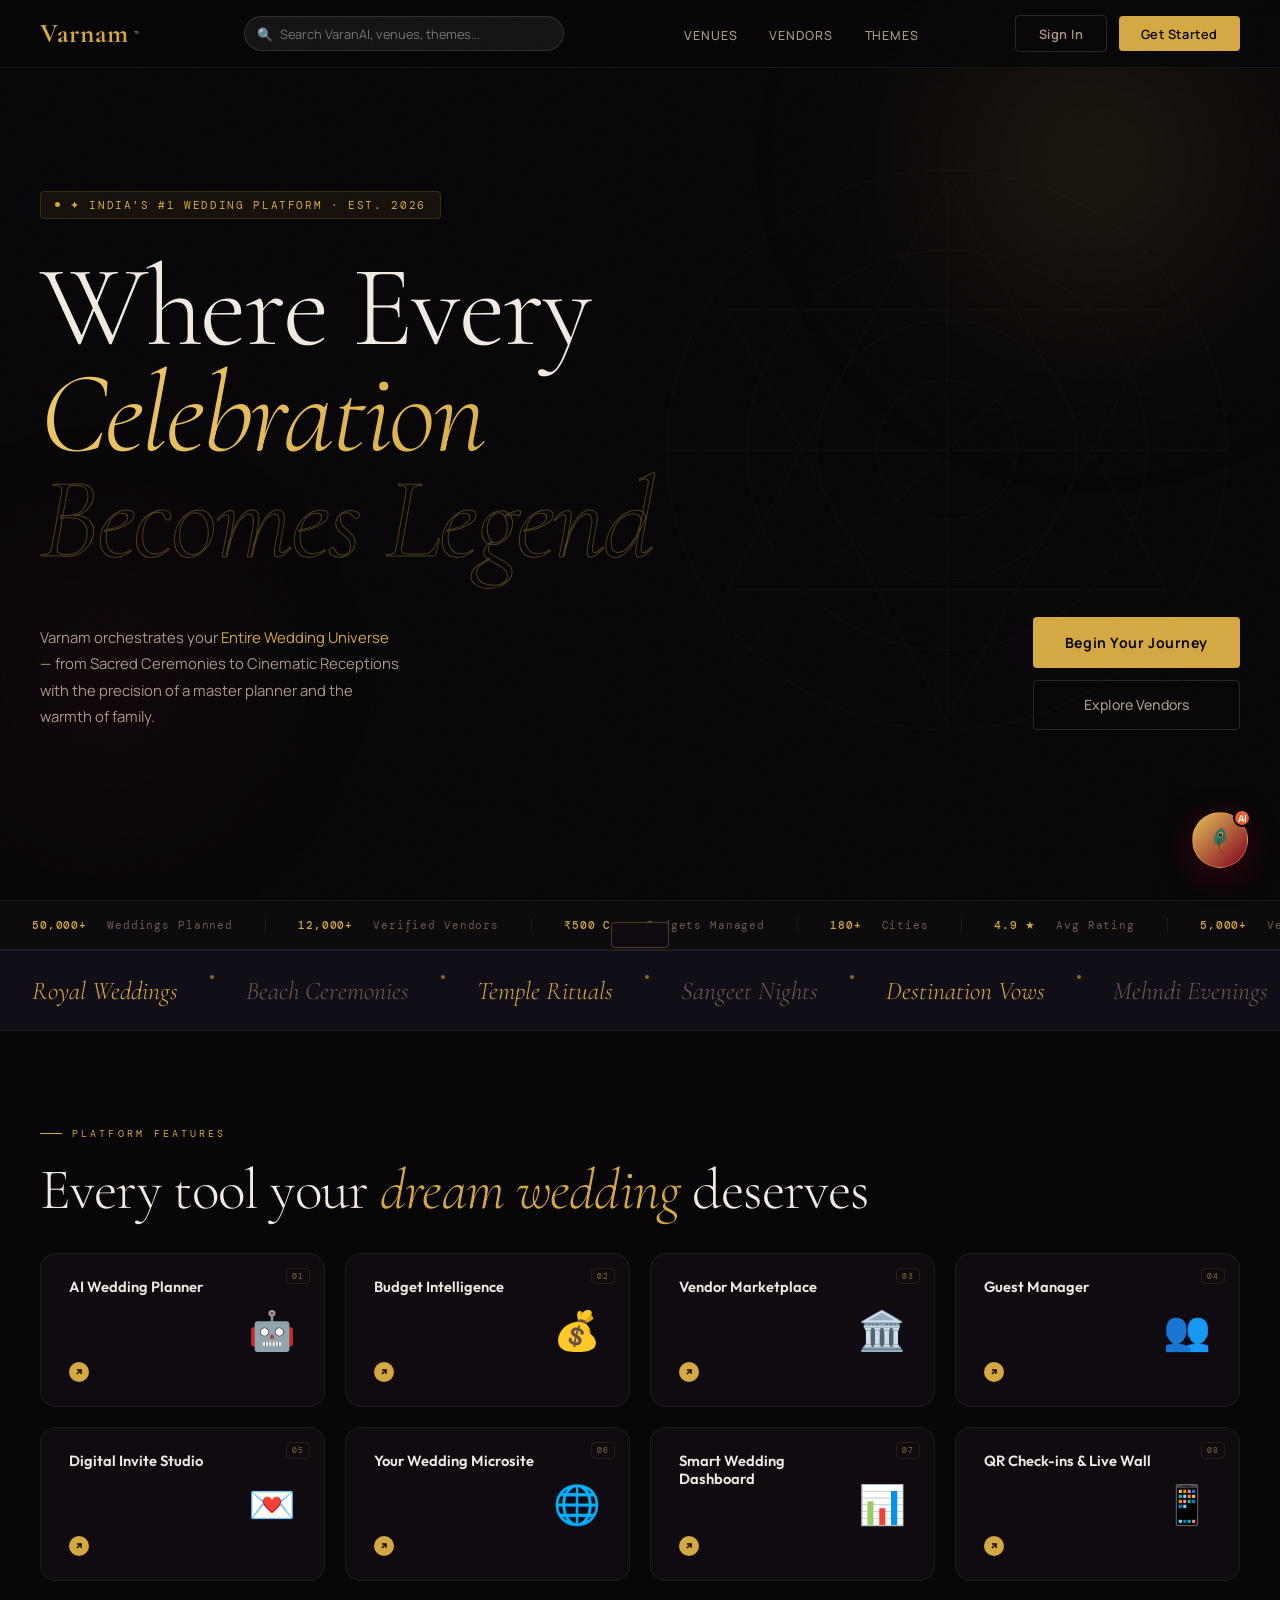
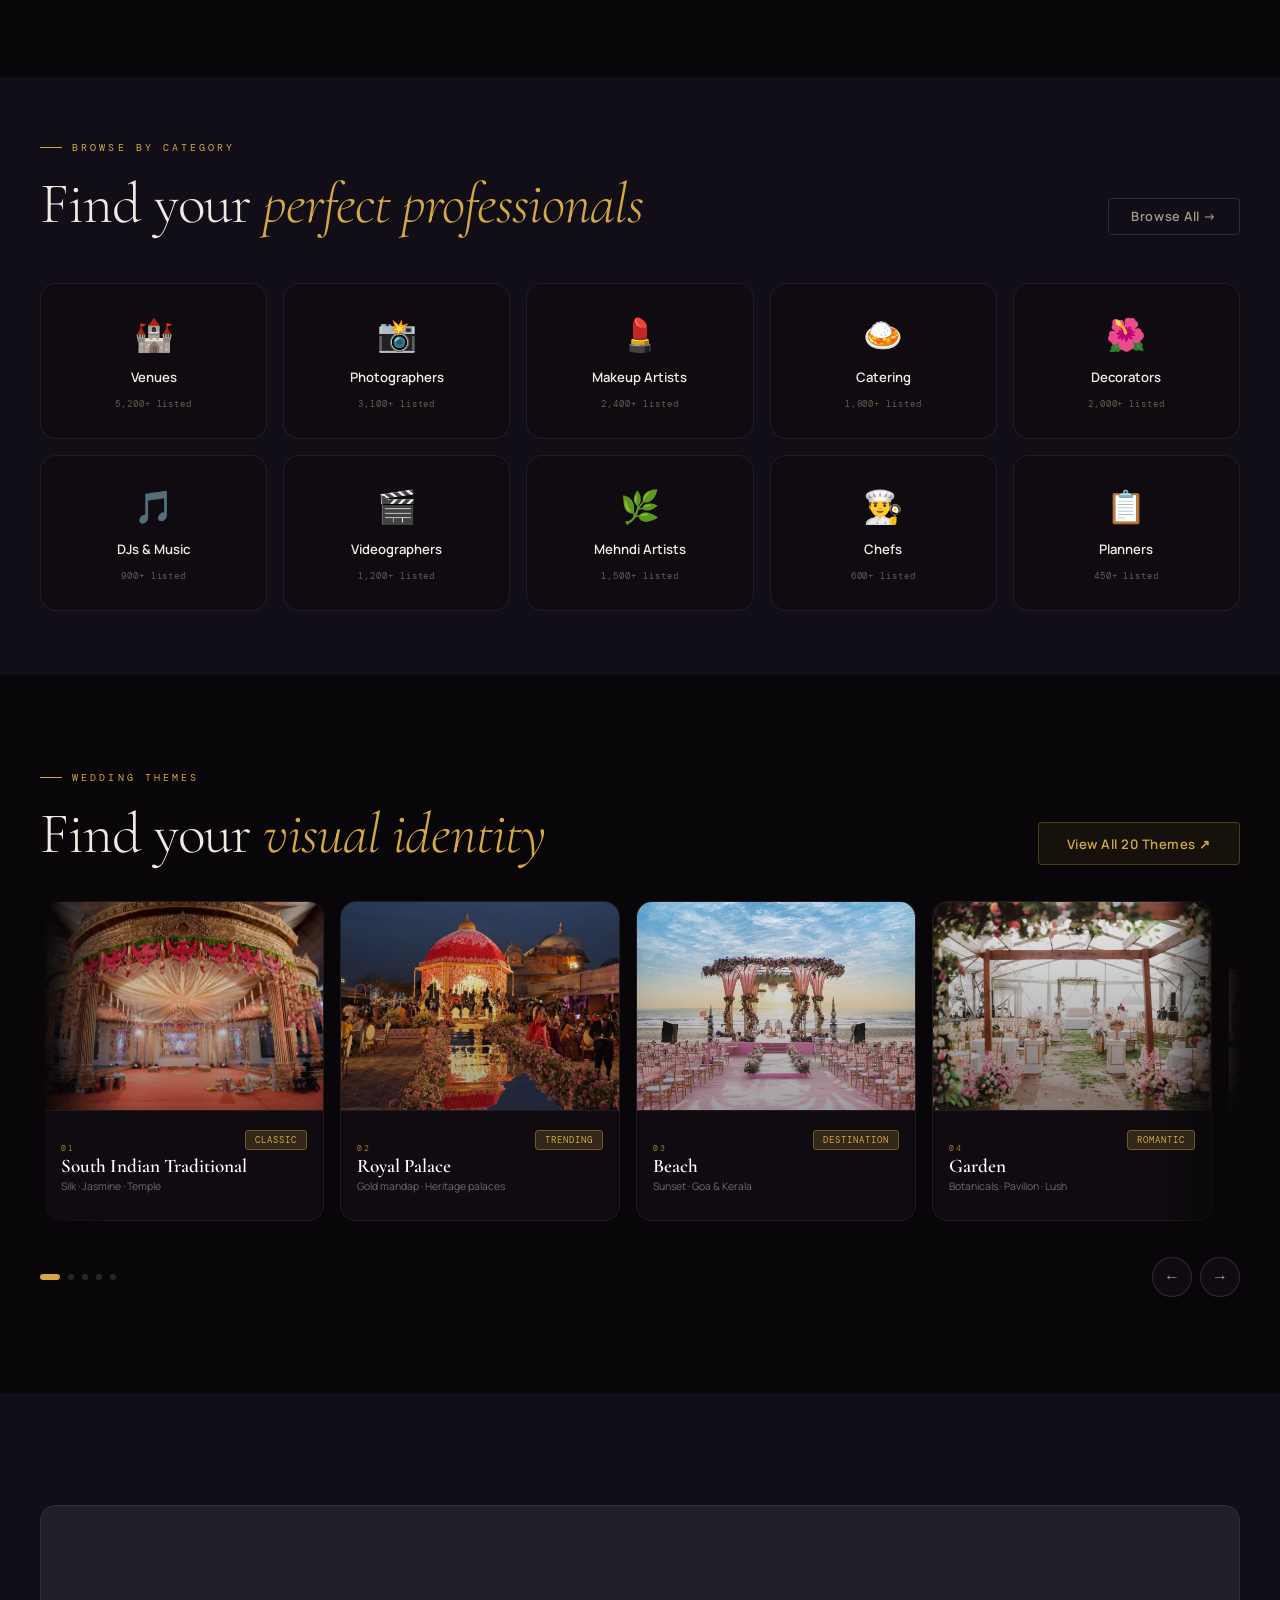
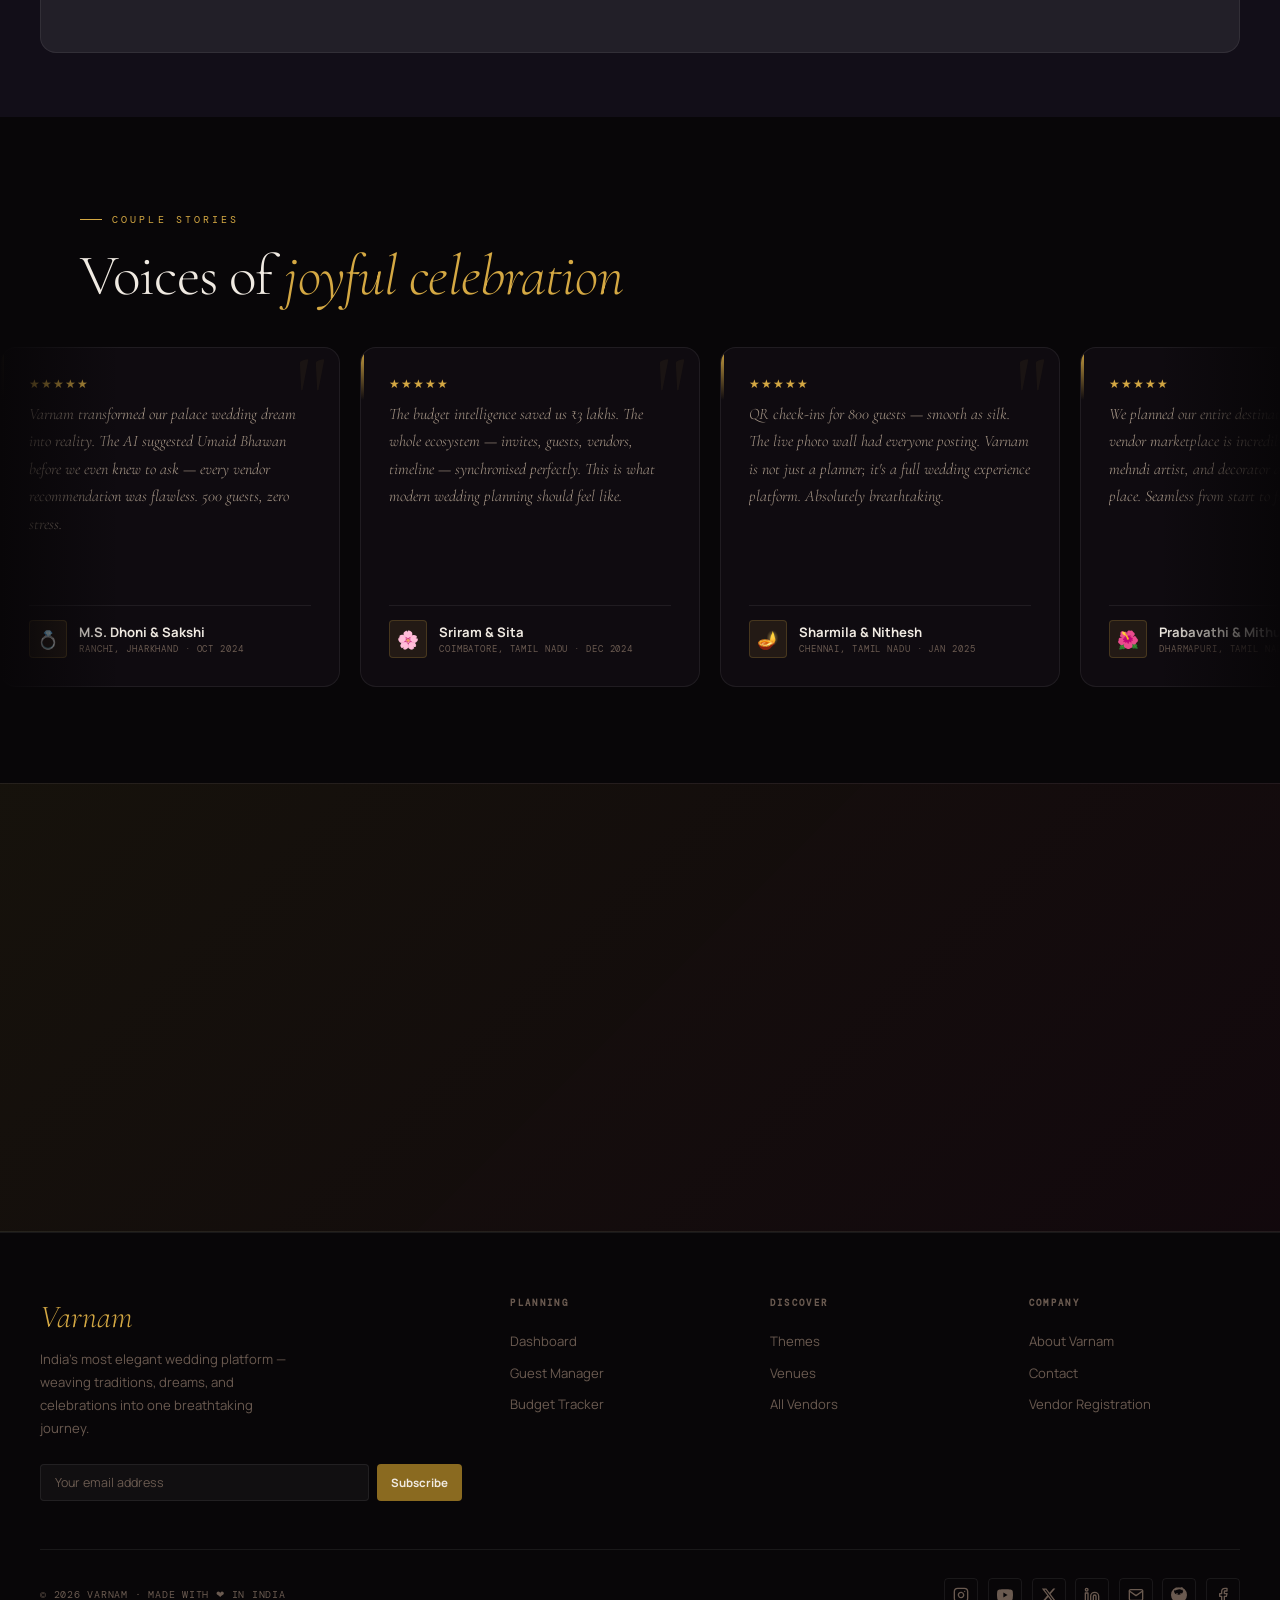
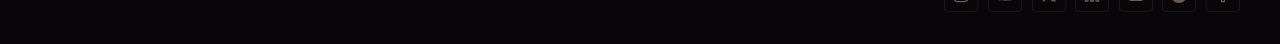
<file: index.html>
<!DOCTYPE html>
<html lang="en">

<head>
  <meta charset="UTF-8">
  <meta name="viewport" content="width=device-width, initial-scale=1.0">
  <title>Varnam - India's Premier Wedding Platform</title>
  <link rel="preconnect" href="https://fonts.googleapis.com">
  <link
    href="https://fonts.googleapis.com/css2?family=Cormorant+Garamond:ital,wght@0,300;0,400;0,600;0,700;1,300;1,400;1,700&family=Manrope:wght@300;400;500;600;700;800;900&family=DM+Mono:wght@300;400;500&display=swap"
    rel="stylesheet">
  <style>
    :root {
      --ink: #080608;
      --ink2: #0f0b10;
      --ink3: #1a1220;
      --surface: #120e18;
      --border: rgba(255, 255, 255, 0.07);
      --border2: rgba(255, 255, 255, 0.13);
      --gold: #D4A843;
      --gold2: #F0C96A;
      --gold3: #8A6A20;
      --ember: #E85D30;
      --rose: #C43060;
      --text: #F0EAE2;
      --text2: #A89888;
      --text3: #6A5A50;
      --r4: 4px;
      --r8: 8px;
      --r16: 16px;
      --r24: 24px;
    }

    *,
    *::before,
    *::after {
      margin: 0;
      padding: 0;
      box-sizing: border-box;
    }

    html {
      scroll-behavior: smooth;
    }

    body {
      font-family: 'Manrope', sans-serif;
      background: var(--ink);
      color: var(--text);
      overflow-x: hidden;
      -webkit-font-smoothing: antialiased;
    }

    body::before {
      content: '';
      position: fixed;
      inset: 0;
      background-image: url("data:image/svg+xml,%3Csvg viewBox='0 0 256 256' xmlns='http://www.w3.org/2000/svg'%3E%3Cfilter id='n'%3E%3CfeTurbulence type='fractalNoise' baseFrequency='0.9' numOctaves='4' stitchTiles='stitch'/%3E%3C/filter%3E%3Crect width='100%25' height='100%25' filter='url(%23n)' opacity='1'/%3E%3C/svg%3E");
      opacity: 0.025;
      pointer-events: none;
      z-index: 1000;
      mix-blend-mode: overlay;
    }

    ::-webkit-scrollbar {
      width: 3px;
    }

    ::-webkit-scrollbar-track {
      background: var(--ink);
    }

    ::-webkit-scrollbar-thumb {
      background: var(--gold3);
    }

    /* ── LOADER ── */
    #loader {
      position: fixed;
      inset: 0;
      background: var(--ink);
      z-index: 9997;
      display: flex;
      flex-direction: column;
      align-items: center;
      justify-content: center;
      gap: 1.5rem;
      transition: opacity .6s, visibility .6s;
    }

    #loader.done {
      opacity: 0;
      visibility: hidden;
    }

    .loader-logo {
      font-family: 'Cormorant Garamond', serif;
      font-size: 3rem;
      font-weight: 300;
      font-style: italic;
      color: var(--gold);
    }

    .loader-bar {
      width: 180px;
      height: 1px;
      background: var(--border);
      overflow: hidden;
    }

    .loader-fill {
      height: 100%;
      background: var(--gold);
      width: 0;
      transition: width 1.4s cubic-bezier(.23, 1, .32, 1);
    }

    .loader-txt {
      font-family: 'DM Mono', monospace;
      font-size: .62rem;
      color: var(--text3);
      letter-spacing: .3em;
      text-transform: uppercase;
    }

    /* ── TOAST ── */
    #toast {
      position: fixed;
      bottom: 2rem;
      left: 50%;
      transform: translateX(-50%) translateY(80px);
      background: var(--ink2);
      border: 1px solid rgba(212, 168, 67, .3);
      border-radius: var(--r4);
      padding: .75rem 1.75rem;
      font-family: 'DM Mono', monospace;
      font-size: .72rem;
      color: var(--gold);
      letter-spacing: .08em;
      z-index: 9990;
      transition: transform .3s cubic-bezier(.23, 1, .32, 1);
      pointer-events: none;
      white-space: nowrap;
    }

    #toast.show {
      transform: translateX(-50%) translateY(0);
    }

    /* ── NAV ── */
    nav {
      position: fixed;
      top: 0;
      left: 0;
      right: 0;
      z-index: 500;
      height: 68px;
      display: flex;
      align-items: center;
      padding: 0 2.5rem;
      justify-content: space-between;
      border-bottom: 1px solid var(--border);
      background: rgba(8, 6, 8, .88);
      backdrop-filter: blur(24px);
      -webkit-backdrop-filter: blur(24px);
    }

    .nav-logo {
      font-family: 'Cormorant Garamond', serif;
      font-size: 1.7rem;
      font-weight: 700;
      letter-spacing: .04em;
      color: var(--gold);
      text-decoration: none;
      display: flex;
      align-items: center;
      gap: .3rem;
    }

    .nav-logo sup {
      font-size: .45rem;
      font-family: 'DM Mono', monospace;
      color: var(--text3);
      letter-spacing: .15em;
      text-transform: uppercase;
    }

    .nav-links {
      display: flex;
      gap: 0;
      list-style: none;
    }

    .nav-links a {
      color: var(--text2);
      text-decoration: none;
      font-size: .78rem;
      font-weight: 500;
      letter-spacing: .07em;
      text-transform: uppercase;
      padding: .5rem 1rem;
      border-radius: var(--r4);
      transition: color .2s, background .2s;
    }

    .nav-links a:hover,
    .nav-links a.active {
      color: var(--gold);
      background: rgba(212, 168, 67, .07);
    }

    .nav-right {
      display: flex;
      align-items: center;
      gap: .75rem;
    }

    .btn {
      display: inline-flex;
      align-items: center;
      gap: .4rem;
      padding: .55rem 1.4rem;
      border-radius: var(--r4);
      font-family: 'Manrope', sans-serif;
      font-size: .8rem;
      font-weight: 600;
      letter-spacing: .04em;
      cursor: pointer;
      transition: all .25s;
      text-decoration: none;
      border: none;
    }

    .btn-ghost {
      background: transparent;
      border: 1px solid var(--border2);
      color: var(--text2);
    }

    .btn-ghost:hover {
      border-color: var(--gold);
      color: var(--gold);
    }

    .btn-gold {
      background: var(--gold);
      color: var(--ink);
    }

    .btn-gold:hover {
      background: var(--gold2);
      box-shadow: 0 0 30px rgba(212, 168, 67, .3);
      transform: translateY(-1px);
    }

    /* ── HERO ── */
    .hero {
      min-height: 100vh;
      display: flex;
      flex-direction: column;
      justify-content: center;
      padding: 100px 2.5rem 80px;
      position: relative;
      overflow: hidden;
    }

    .orb {
      position: absolute;
      border-radius: 50%;
      filter: blur(80px);
      pointer-events: none;
    }

    .orb1 {
      width: 500px;
      height: 500px;
      background: radial-gradient(circle, rgba(212, 168, 67, .14) 0%, transparent 70%);
      top: -10%;
      right: -5%;
      animation: ob1 12s ease-in-out infinite;
    }

    .orb2 {
      width: 350px;
      height: 350px;
      background: radial-gradient(circle, rgba(196, 48, 96, .1) 0%, transparent 70%);
      bottom: 5%;
      left: -5%;
      animation: ob2 15s ease-in-out infinite;
    }

    @keyframes ob1 {

      0%,
      100% {
        transform: translate(0, 0);
      }

      50% {
        transform: translate(-20px, 30px);
      }
    }

    @keyframes ob2 {

      0%,
      100% {
        transform: translate(0, 0);
      }

      50% {
        transform: translate(30px, -20px);
      }
    }

    .sacred-svg {
      position: absolute;
      right: 0;
      top: 0;
      width: 52%;
      height: 100%;
      opacity: .07;
      pointer-events: none;
    }

    .hero-tag {
      display: inline-flex;
      align-items: center;
      gap: .6rem;
      background: rgba(212, 168, 67, .07);
      border: 1px solid rgba(212, 168, 67, .18);
      border-radius: var(--r4);
      padding: .38rem .9rem;
      font-family: 'DM Mono', monospace;
      font-size: .68rem;
      color: var(--gold);
      letter-spacing: .15em;
      text-transform: uppercase;
      margin-bottom: 2.25rem;
      width: fit-content;
    }

    .hero-tag::before {
      content: '';
      width: 5px;
      height: 5px;
      background: var(--gold);
      border-radius: 50%;
      animation: blink 1.4s step-end infinite;
    }

    @keyframes blink {

      0%,
      100% {
        opacity: 1;
      }

      50% {
        opacity: 0;
      }
    }

    .hero-h1 {
      font-family: 'Cormorant Garamond', serif;
      font-size: clamp(3.5rem, 9vw, 8rem);
      font-weight: 300;
      line-height: .92;
      letter-spacing: -.02em;
      margin-bottom: .15em;
    }

    .hero-h1 .l1 {
      display: block;
      color: var(--text);
    }

    .hero-h1 .l2 {
      display: block;
      font-style: italic;
      background: linear-gradient(135deg, var(--gold2), var(--gold), #E8902A);
      -webkit-background-clip: text;
      -webkit-text-fill-color: transparent;
      background-clip: text;
    }

    .hero-h1 .l3 {
      display: block;
      font-style: italic;
      -webkit-text-stroke: 1px rgba(212, 168, 67, .35);
      color: transparent;
    }

    .hero-bottom {
      display: flex;
      align-items: flex-end;
      gap: 4rem;
      margin-top: 2.75rem;
      flex-wrap: wrap;
    }

    .hero-desc {
      max-width: 360px;
      font-size: .93rem;
      line-height: 1.78;
      color: var(--text2);
    }

    .hero-desc em {
      color: var(--gold);
      font-style: normal;
    }

    .hero-btns {
      display: flex;
      flex-direction: column;
      gap: .75rem;
      margin-left: auto;
    }

    .hero-btn-main {
      display: flex;
      align-items: center;
      justify-content: center;
      position: relative;
      background: var(--gold);
      color: var(--ink);
      border: none;
      border-radius: var(--r4);
      padding: 1rem 2rem;
      font-family: 'Manrope', sans-serif;
      font-size: .88rem;
      font-weight: 700;
      cursor: pointer;
      transition: all .25s;
      letter-spacing: .04em;
      text-decoration: none;
    }

    .hero-btn-main i {
      position: absolute;
      right: 1.5rem;
      font-style: normal;
    }

    .hero-btn-main:hover {
      background: var(--gold2);
      box-shadow: 0 0 48px rgba(212, 168, 67, .35);
      transform: translateY(-2px);
    }

    .hero-btn-sec {
      display: flex;
      align-items: center;
      justify-content: center;
      position: relative;
      background: transparent;
      color: var(--text2);
      border: 1px solid var(--border2);
      border-radius: var(--r4);
      padding: .9rem 2rem;
      font-family: 'Manrope', sans-serif;
      font-size: .88rem;
      font-weight: 500;
      cursor: pointer;
      transition: all .25s;
      text-decoration: none;
    }

    .hero-btn-sec i {
      position: absolute;
      right: 1.5rem;
      font-style: normal;
    }

    .hero-btn-sec:hover {
      border-color: var(--gold);
      color: var(--gold);
    }





    /* ── TICKER ── */
    .ticker-bar {
      border-top: 1px solid var(--border);
      border-bottom: 1px solid var(--border);
      height: 50px;
      overflow: hidden;
      background: rgba(255, 255, 255, .02);
      display: flex;
      align-items: center;
    }

    .ticker-track {
      display: flex;
      animation: tick 30s linear infinite;
      white-space: nowrap;
    }

    @keyframes tick {
      0% {
        transform: translateX(0);
      }

      100% {
        transform: translateX(-50%);
      }
    }

    .t-item {
      display: flex;
      align-items: center;
      gap: 1.25rem;
      padding: 0 2rem;
      font-family: 'DM Mono', monospace;
      font-size: .68rem;
      letter-spacing: .08em;
      color: var(--text3);
      border-right: 1px solid var(--border);
      white-space: nowrap;
    }

    .t-item strong {
      color: var(--gold);
      font-weight: 500;
    }

    /* ── MARQUEE ── */
    .marquee-bar {
      padding: 1.5rem 0;
      overflow: hidden;
      background: var(--surface);
      border-top: 1px solid var(--border);
      border-bottom: 1px solid var(--border);
    }

    .marquee-inner {
      display: flex;
      animation: marq 24s linear infinite;
      white-space: nowrap;
    }

    .marquee-inner:hover {
      animation-play-state: paused;
    }

    @keyframes marq {
      0% {
        transform: translateX(0);
      }

      100% {
        transform: translateX(-50%);
      }
    }

    .m-item {
      display: flex;
      align-items: center;
      gap: 1.5rem;
      padding: 0 2rem;
      font-family: 'Cormorant Garamond', serif;
      font-size: 1.6rem;
      font-weight: 300;
      font-style: italic;
      color: var(--text3);
      white-space: nowrap;
    }

    .m-item.g {
      color: var(--gold);
    }

    .m-dot {
      width: 4px;
      height: 4px;
      background: var(--gold3);
      border-radius: 50%;
      flex-shrink: 0;
    }

    /* ── SECTION ── */
    .sec {
      padding: 6rem 2.5rem;
    }

    .inner {
      max-width: 1200px;
      margin: 0 auto;
    }

    .sec-label {
      font-family: 'DM Mono', monospace;
      font-size: .63rem;
      letter-spacing: .3em;
      text-transform: uppercase;
      color: var(--gold);
      display: flex;
      align-items: center;
      gap: .65rem;
      margin-bottom: 1.25rem;
    }

    .sec-label::before {
      content: '';
      width: 22px;
      height: 1px;
      background: var(--gold);
    }

    .sec-title {
      font-family: 'Cormorant Garamond', serif;
      font-size: clamp(2.2rem, 4.5vw, 4rem);
      font-weight: 300;
      line-height: 1.06;
      letter-spacing: -.015em;
      color: var(--text);
      margin-bottom: 1.25rem;
    }

    .sec-title em {
      font-style: italic;
      color: var(--gold);
    }

    /* ══════════════════════════════════════════
   FEATURES — BENTO GRID
   ══════════════════════════════════════════ */
    .features-grid {
      display: grid;
      grid-template-columns: repeat(4, 1fr);
      gap: 1.25rem;
      margin-top: 2rem;
    }

    /* All 8 cards are equal rects â€” 1.85 / 1 aspect ratio */
    .feat-card:nth-child(n) {
      grid-column: span 1;
      aspect-ratio: 1.85 / 1;
    }

    .feat-card {
      width: 100%;
      background: var(--ink2);
      border: 1px solid var(--border);
      border-radius: var(--r16);
      padding: 1.5rem 1.75rem;
      display: flex;
      justify-content: space-between;
      align-items: center;
      position: relative;
      overflow: hidden;
      cursor: pointer;
      transition: all 0.4s cubic-bezier(0.16, 1, 0.3, 1);
    }

    .feat-card:hover {
      background: var(--ink3);
      border-color: rgba(212, 168, 67, 0.4);
      transform: translateY(-5px);
      box-shadow: 0 15px 30px rgba(0, 0, 0, 0.45);
    }

    .feat-card::after {
      content: '';
      position: absolute;
      bottom: 0;
      left: 0;
      right: 0;
      height: 3px;
      background: linear-gradient(90deg, var(--gold), var(--rose));
      transform: scaleX(0);
      transform-origin: left;
      transition: transform .4s cubic-bezier(0.16, 1, 0.3, 1);
    }

    .feat-card:hover::after {
      transform: scaleX(1);
    }

    .feat-left {
      display: flex;
      flex-direction: column;
      justify-content: space-between;
      height: 100%;
      align-items: flex-start;
      text-align: left;
      flex: 1;
      padding-right: 0.5rem;
    }

    .feat-right {
      display: flex;
      align-items: center;
      justify-content: center;
      height: 100%;
      flex-shrink: 0;
    }

    .feat-ico {
      font-size: 2.4rem;
      line-height: 1;
      transition: transform 0.3s ease;
    }

    .feat-card:hover .feat-ico {
      transform: scale(1.12);
    }

    .feat-num {
      position: absolute;
      top: 0.85rem;
      right: 0.85rem;
      font-family: 'DM Mono', monospace;
      font-size: .52rem;
      color: var(--gold);
      opacity: 0.6;
      letter-spacing: .1em;
      border: 1px solid rgba(212, 168, 67, 0.2);
      padding: 0.12rem 0.35rem;
      border-radius: var(--r4);
      transition: opacity 0.3s ease, border-color 0.3s ease;
    }

    .feat-card:hover .feat-num {
      opacity: 0.95;
      border-color: rgba(212, 168, 67, 0.4);
    }

    .feat-text-group {
      display: flex;
      flex-direction: column;
      gap: 0.2rem;
      align-items: flex-start;
    }

    .feat-tag {
      display: block;
      font-family: 'Outfit', sans-serif;
      font-size: 0.62rem;
      font-weight: 500;
      color: var(--text3);
      letter-spacing: 0.02em;
      margin: 0;
    }

    .feat-title {
      display: block;
      font-family: 'Outfit', sans-serif;
      font-size: 0.92rem;
      font-weight: 600;
      color: var(--text);
      line-height: 1.25;
      margin: 0;
    }

    .feat-action {
      display: flex;
      align-items: center;
      gap: 0.4rem;
      margin-top: auto;
    }

    .feat-arrow-circle {
      width: 20px;
      height: 20px;
      border-radius: 50%;
      background: var(--gold);
      color: #140a0c;
      display: flex;
      align-items: center;
      justify-content: center;
      transition: background 0.3s ease, transform 0.3s ease;
    }

    .feat-card:hover .feat-arrow-circle {
      background: var(--text);
      transform: rotate(45deg);
    }

    .feat-action-text {
      font-family: 'DM Mono', monospace;
      font-size: 0.6rem;
      font-weight: 600;
      color: var(--text3);
      letter-spacing: 0.12em;
    }

    .feat-card:hover .feat-action-text {
      color: var(--text2);
    }

    .feat-desc {
      display: none;
    }

    /* ══════════════════════════════════════════
   CATEGORIES
   ══════════════════════════════════════════ */
    .cat-grid {
      display: grid;
      grid-template-columns: repeat(5, 1fr);
      gap: 1rem;
      margin-top: 3rem;
    }

    .cat-card {
      background: var(--ink2);
      border: 1px solid var(--border);
      border-radius: var(--r16);
      padding: 1.75rem 1rem;
      text-align: center;
      text-decoration: none;
      transition: all .3s;
      display: flex;
      flex-direction: column;
      align-items: center;
      gap: .75rem;
    }

    .cat-card:hover {
      background: var(--ink3);
      border-color: rgba(212, 168, 67, .25);
      transform: translateY(-4px);
    }

    .cat-ico {
      font-size: 2rem;
    }

    .cat-name {
      font-family: 'Manrope', sans-serif;
      font-size: .82rem;
      font-weight: 600;
      color: var(--text);
    }

    .cat-count {
      font-family: 'DM Mono', monospace;
      font-size: .58rem;
      color: var(--text3);
      letter-spacing: .1em;
    }

    /* ══════════════════════════════════════════
   THEMES — SQUARE CAROUSEL  (6 visible)
   + "View All" popup modal for all 20
   ══════════════════════════════════════════ */
    .themes-section-header {
      display: flex;
      justify-content: space-between;
      align-items: flex-end;
      flex-wrap: wrap;
      gap: 1rem;
      margin-bottom: 2rem;
    }

    /* ── Carousel wrapper ── */
    .themes-carousel-wrap {
      position: relative;
      overflow: hidden;
      margin-top: 0;
    }

    /* fade edges */
    .themes-carousel-wrap::before,
    .themes-carousel-wrap::after {
      content: '';
      position: absolute;
      top: 0;
      bottom: 0;
      width: 80px;
      z-index: 3;
      pointer-events: none;
    }

    .themes-carousel-wrap::before {
      left: 0;
      background: linear-gradient(to right, var(--ink) 0%, transparent 100%);
    }

    .themes-carousel-wrap::after {
      right: 0;
      background: linear-gradient(to left, var(--ink) 0%, transparent 100%);
    }

    /* ── Scrollable track ── */
    .themes-track {
      display: flex;
      gap: 16px;
      overflow-x: auto;
      scroll-behavior: smooth;
      padding: 4px 4px 12px;
      scrollbar-width: none;
      -ms-overflow-style: none;
      cursor: grab;
    }

    .themes-track::-webkit-scrollbar {
      display: none;
    }

    .themes-track.dragging {
      cursor: grabbing;
      scroll-behavior: auto;
    }

    /* ── RECTANGLE card ── */
    .theme-tile {
      flex: 0 0 280px;
      /* fixed width  */
      height: 320px;
      /* rectangle height */
      border-radius: var(--r16);
      position: relative;
      overflow: hidden;
      cursor: pointer;
      transition: transform .35s cubic-bezier(.23, 1, .32, 1), box-shadow .35s;
      flex-shrink: 0;
      background: var(--ink2);
      border: 1px solid var(--border);
      display: flex;
      flex-direction: column;
    }

    .theme-tile:hover {
      transform: scale(1.04);
      box-shadow: 0 20px 56px rgba(0, 0, 0, .55);
      border-color: rgba(212, 168, 67, 0.3);
    }

    .theme-tile:hover .ttbg {
      transform: scale(1.08);
    }

    .ttbg {
      position: absolute;
      top: 0;
      left: 0;
      right: 0;
      height: 210px;
      background-size: cover;
      background-position: center;
      transition: transform .5s cubic-bezier(.23, 1, .32, 1);
    }

    .ttgrad {
      position: absolute;
      top: 0;
      left: 0;
      right: 0;
      height: 210px;
      background: linear-gradient(to top, rgba(15, 11, 16, 0.4) 0%, transparent 100%);
      pointer-events: none;
    }

    .ttbadge {
      position: absolute;
      top: 228px;
      right: 1rem;
      z-index: 4;
      background: rgba(212, 168, 67, .18);
      border: 1px solid rgba(212, 168, 67, .4);
      border-radius: var(--r4);
      padding: .18rem .55rem;
      font-family: 'DM Mono', monospace;
      font-size: .55rem;
      color: var(--gold);
      letter-spacing: .12em;
      text-transform: uppercase;
    }

    .ttcontent {
      position: absolute;
      bottom: 0;
      left: 0;
      right: 0;
      height: 110px;
      padding: 1.1rem 1rem 0.75rem;
      z-index: 3;
      background: var(--ink2);
      display: flex;
      flex-direction: column;
      justify-content: center;
      border-top: 1px solid var(--border);
    }

    .ttnum {
      font-family: 'DM Mono', monospace;
      font-size: .52rem;
      color: rgba(212, 168, 67, .7);
      letter-spacing: .2em;
      margin-bottom: .15rem;
      display: block;
    }

    .ttname {
      font-family: 'Cormorant Garamond', serif;
      font-size: 1.2rem;
      font-weight: 600;
      color: #fff;
      line-height: 1.1;
      margin-bottom: .1rem;
    }

    .ttsub {
      font-size: .65rem;
      color: rgba(255, 255, 255, .4);
      line-height: 1.45;
      display: -webkit-box;
      -webkit-line-clamp: 2;
      -webkit-box-orient: vertical;
      overflow: hidden;
    }

    /* ── Arrow nav buttons ── */
    .carousel-arrows {
      display: flex;
      justify-content: space-between;
      align-items: center;
      margin-top: 1.5rem;
    }

    .carousel-dots {
      display: flex;
      gap: .5rem;
      align-items: center;
    }

    .c-dot {
      width: 6px;
      height: 6px;
      border-radius: 50%;
      background: var(--border2);
      transition: all .3s;
      cursor: pointer;
    }

    .c-dot.active {
      width: 20px;
      border-radius: 3px;
      background: var(--gold);
    }

    .c-arrow-group {
      display: flex;
      gap: .5rem;
    }

    .c-arrow {
      width: 40px;
      height: 40px;
      border-radius: 50%;
      background: var(--ink2);
      border: 1px solid var(--border2);
      color: var(--text2);
      font-size: 1rem;
      cursor: pointer;
      transition: all .2s;
      display: flex;
      align-items: center;
      justify-content: center;
    }

    .c-arrow:hover {
      border-color: var(--gold);
      color: var(--gold);
      background: rgba(212, 168, 67, .08);
    }

    /* "View All" button */
    .view-all-btn {
      display: inline-flex;
      align-items: center;
      gap: .5rem;
      padding: .72rem 1.75rem;
      background: rgba(212, 168, 67, .07);
      border: 1px solid rgba(212, 168, 67, .28);
      border-radius: var(--r4);
      font-family: 'Manrope', sans-serif;
      font-size: .82rem;
      font-weight: 600;
      color: var(--gold);
      cursor: pointer;
      transition: all .25s;
      letter-spacing: .04em;
      white-space: nowrap;
    }

    .view-all-btn:hover {
      background: rgba(212, 168, 67, .14);
      box-shadow: 0 0 24px rgba(212, 168, 67, .18);
    }

    /* ══════════════════════════════════════════
   THEMES POPUP MODAL (all 20 grid)
   ══════════════════════════════════════════ */
    .themes-popup {
      position: fixed;
      inset: 0;
      z-index: 900;
      background: rgba(0, 0, 0, .85);
      backdrop-filter: blur(12px);
      -webkit-backdrop-filter: blur(12px);
      display: flex;
      align-items: center;
      justify-content: center;
      opacity: 0;
      visibility: hidden;
      transition: opacity .35s, visibility .35s;
      padding: 1.5rem;
    }

    .themes-popup.open {
      opacity: 1;
      visibility: visible;
    }

    .themes-popup-box {
      background: var(--ink2);
      border: 1px solid var(--border2);
      border-radius: var(--r24);
      width: 100%;
      max-width: 1100px;
      max-height: 88vh;
      overflow-y: auto;
      transform: translateY(24px) scale(.97);
      transition: transform .35s cubic-bezier(.23, 1, .32, 1);
      scrollbar-width: thin;
      scrollbar-color: var(--gold3) var(--ink2);
    }

    .themes-popup.open .themes-popup-box {
      transform: translateY(0) scale(1);
    }

    .themes-popup-box::-webkit-scrollbar {
      width: 4px;
    }

    .themes-popup-box::-webkit-scrollbar-thumb {
      background: var(--gold3);
      border-radius: 2px;
    }

    .tp-header {
      display: flex;
      justify-content: space-between;
      align-items: center;
      padding: 2rem 2.5rem 1.5rem;
      border-bottom: 1px solid var(--border);
      position: sticky;
      top: 0;
      background: var(--ink2);
      z-index: 2;
      border-radius: var(--r24) var(--r24) 0 0;
    }

    .tp-title {
      font-family: 'Cormorant Garamond', serif;
      font-size: 2rem;
      font-weight: 600;
      color: var(--text);
    }

    .tp-title em {
      font-style: italic;
      color: var(--gold);
    }

    .tp-close {
      width: 40px;
      height: 40px;
      border-radius: 50%;
      background: rgba(255, 255, 255, .05);
      border: 1px solid var(--border2);
      color: var(--text2);
      font-size: 1.1rem;
      cursor: pointer;
      transition: all .2s;
      display: flex;
      align-items: center;
      justify-content: center;
    }

    .tp-close:hover {
      border-color: var(--gold);
      color: var(--gold);
    }

    .tp-grid {
      display: grid;
      grid-template-columns: repeat(5, 1fr);
      gap: 12px;
      padding: 2rem 2.5rem 2.5rem;
    }

    /* Square popup cards */
    .tp-card {
      aspect-ratio: 1/1;
      border-radius: var(--r16);
      position: relative;
      overflow: hidden;
      cursor: pointer;
      transition: transform .3s, box-shadow .3s;
    }

    .tp-card:hover {
      transform: scale(1.04);
      box-shadow: 0 16px 48px rgba(0, 0, 0, .6);
    }

    .tp-card:hover .tp-bg {
      transform: scale(1.08);
    }

    .tp-bg {
      position: absolute;
      inset: 0;
      transition: transform .45s cubic-bezier(.23, 1, .32, 1);
    }

    .tp-grad {
      position: absolute;
      inset: 0;
      background: linear-gradient(to top, rgba(0, 0, 0, .9) 0%, transparent 60%);
    }

    .tp-content {
      position: absolute;
      bottom: 0;
      left: 0;
      right: 0;
      padding: .9rem 1rem;
      z-index: 2;
    }

    .tp-num {
      font-family: 'DM Mono', monospace;
      font-size: .5rem;
      color: rgba(212, 168, 67, .65);
      letter-spacing: .2em;
      display: block;
      margin-bottom: .2rem;
    }

    .tp-name {
      font-family: 'Cormorant Garamond', serif;
      font-size: 1rem;
      font-weight: 600;
      color: #fff;
      line-height: 1.1;
    }

    @media(max-width:900px) {
      .tp-grid {
        grid-template-columns: repeat(3, 1fr);
      }
    }

    @media(max-width:600px) {
      .tp-grid {
        grid-template-columns: repeat(2, 1fr);
        padding: 1.25rem;
      }

      .tp-header {
        padding: 1.25rem 1.5rem;
      }
    }

    /* ══════════════════════════════════════════
   STATS
   ══════════════════════════════════════════ */
    .stats-row {
      display: grid;
      grid-template-columns: repeat(4, 1fr);
      gap: 1px;
      background: var(--border);
      border: 1px solid var(--border);
      border-radius: var(--r16);
      overflow: hidden;
      margin-top: 3rem;
    }

    .stat-cell {
      background: var(--ink2);
      padding: 2.5rem 2rem;
      text-align: center;
    }

    .stat-num {
      font-family: 'Cormorant Garamond', serif;
      font-size: 3rem;
      font-weight: 700;
      color: var(--gold);
      line-height: 1;
      margin-bottom: .3rem;
    }

    .stat-lbl {
      font-family: 'DM Mono', monospace;
      font-size: .6rem;
      letter-spacing: .2em;
      text-transform: uppercase;
      color: var(--text3);
    }

    /* ══════════════════════════════════════════
   TESTIMONIALS — SINGLE ROW AUTO-SCROLL LEFT
   26 cards scrolling left continuously
   ══════════════════════════════════════════ */
    .testi-section {
      overflow: hidden;
    }

    .testi-belt {
      margin-top: 2.5rem;
      overflow: hidden;
      position: relative;
    }

    /* Fade masks on left and right edges */
    .testi-belt::before,
    .testi-belt::after {
      content: '';
      position: absolute;
      top: 0;
      bottom: 0;
      width: 120px;
      z-index: 2;
      pointer-events: none;
    }

    .testi-belt::before {
      left: 0;
      background: linear-gradient(to right, var(--ink) 0%, transparent 100%);
    }

    .testi-belt::after {
      right: 0;
      background: linear-gradient(to left, var(--ink) 0%, transparent 100%);
    }

    .testi-row {
      display: flex;
      gap: 20px;
      width: max-content;
      /* Cards scroll left at a comfortable pace — pause on hover */
      animation: testiScroll 120s linear infinite;
    }

    .testi-row:hover {
      animation-play-state: paused;
    }

    @keyframes testiScroll {
      0% {
        transform: translateX(0);
      }

      100% {
        transform: translateX(-50%);
      }
    }

    /* SQUARE card */
    .testi-card {
      flex: 0 0 340px;
      height: 340px;
      background: var(--ink2);
      border: 1px solid var(--border);
      border-radius: var(--r16);
      padding: 1.75rem;
      display: flex;
      flex-direction: column;
      justify-content: space-between;
      position: relative;
      overflow: hidden;
      cursor: default;
      transition: border-color .3s, transform .3s;
    }

    .testi-card:hover {
      border-color: rgba(212, 168, 67, .3);
      transform: translateY(-4px);
    }

    /* Gold top-left accent bar */
    .testi-card::before {
      content: '';
      position: absolute;
      top: 0;
      left: 0;
      width: 3px;
      height: 52px;
      background: linear-gradient(to bottom, var(--gold), transparent);
      border-radius: 0 0 2px 2px;
    }

    /* Big quote mark background decoration */
    .tc-deco-quote {
      position: absolute;
      top: -.5rem;
      right: .75rem;
      font-family: 'Cormorant Garamond', serif;
      font-size: 7rem;
      line-height: 1;
      color: rgba(212, 168, 67, .06);
      pointer-events: none;
      user-select: none;
    }

    /* Stars row at top */
    .tc-stars-top {
      color: var(--gold);
      font-size: .72rem;
      letter-spacing: .08em;
      margin-bottom: .6rem;
    }

    /* Review text */
    .tc-text {
      font-family: 'Cormorant Garamond', serif;
      font-size: 1rem;
      font-weight: 300;
      font-style: italic;
      color: var(--text2);
      line-height: 1.72;
      flex: 1;
      /* clamp to 5 lines */
      display: -webkit-box;
      -webkit-line-clamp: 6;
      -webkit-box-orient: vertical;
      overflow: hidden;
    }

    /* Author row at bottom */
    .tc-author {
      display: flex;
      align-items: center;
      gap: .75rem;
      margin-top: 1rem;
      padding-top: .9rem;
      border-top: 1px solid var(--border);
    }

    .tc-avatar {
      width: 38px;
      height: 38px;
      border-radius: var(--r4);
      background: rgba(212, 168, 67, .1);
      border: 1px solid rgba(212, 168, 67, .2);
      display: flex;
      align-items: center;
      justify-content: center;
      font-size: 1.1rem;
      flex-shrink: 0;
    }

    .tc-info {}

    .tc-name {
      font-family: 'Manrope', sans-serif;
      font-size: .82rem;
      font-weight: 700;
      color: var(--text);
    }

    .tc-loc {
      font-family: 'DM Mono', monospace;
      font-size: .55rem;
      color: var(--text3);
      letter-spacing: .1em;
      margin-top: .1rem;
    }

    /* ── MODAL ── */
    .modal-overlay {
      position: fixed;
      inset: 0;
      background: rgba(0, 0, 0, .75);
      backdrop-filter: blur(8px);
      z-index: 800;
      display: flex;
      align-items: center;
      justify-content: center;
      opacity: 0;
      visibility: hidden;
      transition: all .3s;
    }

    .modal-overlay.open {
      opacity: 1;
      visibility: visible;
    }

    .modal {
      background: var(--ink2);
      border: 1px solid var(--border2);
      border-radius: var(--r24);
      padding: 2.5rem;
      max-width: 480px;
      width: 90%;
      max-height: 90vh;
      overflow-y: auto;
      transform: translateY(20px) scale(.97);
      transition: transform .3s;
    }

    .modal-overlay.open .modal {
      transform: translateY(0) scale(1);
    }

    .modal-header {
      display: flex;
      justify-content: space-between;
      align-items: center;
      margin-bottom: 2rem;
    }

    .modal-title {
      font-family: 'Cormorant Garamond', serif;
      font-size: 2rem;
      font-weight: 600;
      color: var(--text);
    }

    .modal-close {
      background: none;
      border: 1px solid var(--border);
      border-radius: 50%;
      width: 36px;
      height: 36px;
      color: var(--text2);
      font-size: 1.1rem;
      cursor: pointer;
      transition: all .2s;
    }

    .modal-close:hover {
      border-color: var(--gold);
      color: var(--gold);
    }

    .field-label {
      font-family: 'DM Mono', monospace;
      font-size: .6rem;
      letter-spacing: .2em;
      text-transform: uppercase;
      color: var(--text3);
      margin-bottom: .4rem;
      display: block;
    }

    .field {
      background: rgba(255, 255, 255, .04);
      border: 1px solid var(--border2);
      border-radius: var(--r8);
      padding: .75rem 1rem;
      font-size: .875rem;
      color: var(--text);
      font-family: 'Manrope', sans-serif;
      outline: none;
      width: 100%;
      transition: border-color .2s;
    }

    .field:focus {
      border-color: rgba(212, 168, 67, .45);
    }

    .field::placeholder {
      color: var(--text3);
    }

    select.field, select, .filter-sel {
      appearance: none !important;
      -webkit-appearance: none !important;
      -moz-appearance: none !important;
      background-image: url("data:image/svg+xml,%3Csvg xmlns='http://www.w3.org/2000/svg' width='12' height='12' viewBox='0 0 24 24' fill='none' stroke='%23A89888' stroke-width='2' stroke-linecap='round' stroke-linejoin='round'%3E%3Cpolyline points='6 9 12 15 18 9'%3E%3C/polyline%3E%3C/svg%3E") !important;
      background-repeat: no-repeat !important;
      background-position: right 1rem center !important;
      padding-right: 2.5rem !important;
      cursor: pointer;
    }

    select.field option, select option, .filter-sel option {
      background: var(--ink2);
    }

    .form-row {
      margin-bottom: 1.25rem;
    }

    .form-row-2 {
      display: grid;
      grid-template-columns: 1fr 1fr;
      gap: 1rem;
      margin-bottom: 1.25rem;
    }

    .divider {
      height: 1px;
      background: var(--border);
      margin: 1.5rem 0;
      position: relative;
    }

    .divider span {
      position: absolute;
      top: -8px;
      left: 50%;
      transform: translateX(-50%);
      background: var(--ink2);
      padding: 0 .75rem;
      font-family: 'DM Mono', monospace;
      font-size: .6rem;
      color: var(--text3);
      letter-spacing: .15em;
    }

    .social-auth {
      display: flex;
      gap: .75rem;
    }

    .social-auth-btn {
      flex: 1;
      display: flex;
      align-items: center;
      justify-content: center;
      gap: .5rem;
      padding: .7rem;
      background: rgba(255, 255, 255, .04);
      border: 1px solid var(--border);
      border-radius: var(--r8);
      font-size: .82rem;
      color: var(--text2);
      cursor: pointer;
      transition: all .2s;
      font-family: 'Manrope', sans-serif;
    }

    .social-auth-btn:hover {
      border-color: var(--gold);
      color: var(--gold);
    }

    .role-tabs {
      display: flex;
      gap: .5rem;
      margin-bottom: 1.75rem;
    }

    .role-tab {
      flex: 1;
      padding: .7rem;
      border: 1px solid var(--border);
      border-radius: var(--r8);
      background: transparent;
      color: var(--text2);
      font-family: 'Manrope', sans-serif;
      font-size: .82rem;
      font-weight: 600;
      cursor: pointer;
      transition: all .2s;
      text-align: center;
    }

    .role-tab.active {
      background: rgba(212, 168, 67, .1);
      border-color: rgba(212, 168, 67, .3);
      color: var(--gold);
    }

    /* ── FOOTER ── */
    footer {
      background: var(--ink);
      border-top: 1px solid var(--border);
      padding: 4rem 2.5rem 2rem;
    }

    .footer-grid {
      display: grid;
      grid-template-columns: 2fr 1fr 1fr 1fr;
      gap: 3rem;
      max-width: 1200px;
      margin: 0 auto 3rem;
    }

    .footer-logo {
      font-family: 'Cormorant Garamond', serif;
      font-size: 2rem;
      font-weight: 300;
      font-style: italic;
      color: var(--gold);
      margin-bottom: .75rem;
    }

    .footer-desc {
      font-size: .82rem;
      color: var(--text3);
      line-height: 1.75;
      max-width: 260px;
      margin-bottom: 1.5rem;
    }

    .footer-nl {
      display: flex;
      gap: .5rem;
    }

    .footer-nl input {
      flex: 1;
      background: rgba(255, 255, 255, .04);
      border: 1px solid var(--border);
      border-radius: var(--r4);
      padding: .55rem .9rem;
      font-size: .78rem;
      color: var(--text);
      font-family: 'Manrope', sans-serif;
      outline: none;
    }

    .footer-nl input:focus {
      border-color: rgba(212, 168, 67, .4);
    }

    .footer-nl input::placeholder {
      color: var(--text3);
    }

    .footer-nl button {
      background: var(--gold3);
      border: none;
      border-radius: var(--r4);
      padding: 0 .9rem;
      font-family: 'Manrope', sans-serif;
      font-size: .72rem;
      font-weight: 700;
      color: var(--text);
      cursor: pointer;
    }

    .footer-nl button:hover {
      background: var(--gold);
      color: var(--ink);
    }

    .footer-col h5 {
      font-family: 'DM Mono', monospace;
      font-size: .58rem;
      letter-spacing: .25em;
      text-transform: uppercase;
      color: var(--text3);
      margin-bottom: 1.25rem;
    }

    .footer-col ul {
      list-style: none;
    }

    .footer-col li {
      margin-bottom: .6rem;
    }

    .footer-col a {
      font-size: .82rem;
      color: var(--text3);
      text-decoration: none;
      transition: color .2s;
    }

    .footer-col a:hover {
      color: var(--gold);
    }

    .footer-bottom {
      max-width: 1200px;
      margin: 0 auto;
      border-top: 1px solid var(--border);
      padding-top: 1.75rem;
      display: flex;
      justify-content: space-between;
      align-items: center;
      flex-wrap: wrap;
      gap: 1rem;
    }

    .footer-copy {
      font-family: 'DM Mono', monospace;
      font-size: .6rem;
      color: var(--text3);
      letter-spacing: .08em;
    }

    .footer-socials {
      display: flex;
      gap: .6rem;
    }

    .footer-socials a {
      width: 34px;
      height: 34px;
      border: 1px solid var(--border);
      border-radius: var(--r4);
      display: flex;
      align-items: center;
      justify-content: center;
      font-size: .82rem;
      color: var(--text3);
      text-decoration: none;
      transition: all .2s;
    }

    .footer-socials a:hover {
      border-color: var(--gold);
      color: var(--gold);
    }

    /* ── FADE-IN ON SCROLL ── */
    .fade {
      opacity: 0;
      transform: translateY(20px);
      transition: opacity .65s ease, transform .65s ease;
    }

    .fade.visible {
      opacity: 1;
      transform: translateY(0);
    }

    /* ── RESPONSIVE ── */
    @media(max-width:1100px) {
      .features-grid {
        grid-template-columns: repeat(2, 1fr);
        grid-template-rows: auto;
      }

      .themes-grid {
        grid-template-columns: repeat(2, 1fr);
      }

      .testi-grid {
        grid-template-columns: 1fr;
      }

      .stats-row {
        grid-template-columns: repeat(2, 1fr);
      }

      .cat-grid {
        grid-template-columns: repeat(5, 1fr);
      }

      .footer-grid {
        grid-template-columns: 1fr 1fr;
      }
    }

    @media(max-width:700px) {
      .features-grid {
        grid-template-columns: repeat(2, 1fr);
        grid-template-rows: auto;
        gap: 0.75rem;
      }

      .feat-card {
        grid-column: span 1 !important;
        aspect-ratio: auto;
        padding: 1.1rem 1rem;
      }

      .feat-ico {
        font-size: 1.7rem;
      }

      .feat-title {
        font-size: 0.78rem;
      }

      .feat-tag {
        font-size: 0.55rem;
      }

      .feat-num {
        top: 0.6rem;
        right: 0.6rem;
        font-size: 0.48rem;
        padding: 0.08rem 0.25rem;
      }

      .feat-arrow-circle {
        width: 16px;
        height: 16px;
      }

      .feat-action-text {
        font-size: 0.52rem;
      }

      .feat-desc {
        display: none;
      }

      .themes-grid {
        grid-template-columns: 1fr;
      }

      .cat-grid {
        grid-template-columns: repeat(5, 1fr);
      }

      .cat-card {
        padding: 1rem 0.5rem;
        gap: 0.4rem;
      }

      .cat-ico {
        font-size: 1.5rem;
      }

      .cat-name {
        font-size: 0.75rem;
      }

      .cat-count {
        font-size: 0.6rem;
      }

      nav {
        padding: 0 1.25rem;
      }

      .nav-links {
        display: none;
      }

      .sec {
        padding: 4rem 1.25rem;
      }
    }

    /* Profile Dropdown & Navigation Styles */
    .profile-dropdown {
      position: relative;
      display: inline-block;
    }

    .profile-menu {
      position: absolute;
      top: 100%;
      right: 0;
      margin-top: 0.5rem;
      background: var(--ink2);
      border: 1px solid var(--border);
      border-radius: var(--r8);
      width: 160px;
      opacity: 0;
      visibility: hidden;
      transform: translateY(10px);
      transition: all 0.25s cubic-bezier(0.23, 1, 0.32, 1);
      box-shadow: 0 10px 30px rgba(0, 0, 0, 0.5);
      z-index: 600;
      padding: 0.5rem 0;
    }

    .profile-dropdown:hover .profile-menu {
      opacity: 1;
      visibility: visible;
      transform: translateY(0);
    }

    .profile-dropdown:hover .dropdown-arrow {
      transform: rotate(180deg);
    }

    .profile-menu-item {
      display: flex;
      align-items: center;
      gap: 0.5rem;
      padding: 0.6rem 1rem;
      color: var(--text2);
      text-decoration: none;
      font-size: 0.82rem;
      font-weight: 500;
      transition: all 0.2s;
    }

    .profile-menu-item:hover {
      color: var(--gold);
      background: rgba(212, 168, 67, 0.07);
    }

    .profile-menu-item.logout:hover {
      color: var(--rose);
      background: rgba(196, 48, 96, 0.07);
    }

    .profile-menu-divider {
      height: 1px;
      background: var(--border);
      margin: 0.4rem 0;
    }
  </style>
  <style>
    @import url('https://fonts.googleapis.com/css2?family=Outfit:wght@400;500;600;700&display=swap');

    .stat-num,
    .vc-stat-val,
    .ms-val,
    .pkg-price,
    .vd-price,
    .capacity-val {
      font-family: 'Outfit', sans-serif !important;
    }
  </style>
</head>

<body>

  <!-- LOADER -->
  <div id="loader">
    <div class="loader-logo">Varnam</div>
    <div class="loader-bar">
      <div class="loader-fill" id="loader-fill"></div>
    </div>
    <div class="loader-txt">Weaving your celebration</div>
  </div>
  <div id="toast"></div>

  <!-- ── NAV ── -->
  <nav>
    <div class="inner" style="display:flex; align-items:center; justify-content:space-between; width:100%;">
      <a class="nav-logo" href="index.html">Varnam<sup>™</sup></a>
      <ul class="nav-links">
        <li><a href="venues.html">Venues</a></li>
        <li><a href="vendors.html">Vendors</a></li>
        <li><a href="themes.html">Themes</a></li>
      </ul>
      <div class="nav-right" id="nav-auth-section">
        <button class="btn btn-ghost" onclick="openModal('login-modal')">Sign In</button>
        <button class="btn btn-gold" onclick="openModal('signup-modal')">Get Started</button>
      </div>
    </div>
  </nav>

  <!-- ── HERO ── -->
  <section class="hero">
    <div class="orb orb1"></div>
    <div class="orb orb2"></div>
    <svg class="sacred-svg" viewBox="0 0 600 900" fill="none">
      <circle cx="300" cy="450" r="280" stroke="#D4A843" stroke-width="0.5" />
      <circle cx="300" cy="450" r="200" stroke="#D4A843" stroke-width="0.5" />
      <circle cx="300" cy="450" r="130" stroke="#D4A843" stroke-width="0.5" />
      <circle cx="300" cy="450" r="70" stroke="#D4A843" stroke-width="0.5" />
      <line x1="300" y1="170" x2="300" y2="730" stroke="#D4A843" stroke-width="0.5" />
      <line x1="20" y1="450" x2="580" y2="450" stroke="#D4A843" stroke-width="0.5" />
      <line x1="60" y1="210" x2="540" y2="690" stroke="#D4A843" stroke-width="0.5" />
      <line x1="60" y1="690" x2="540" y2="210" stroke="#D4A843" stroke-width="0.5" />
      <polygon points="300,180 520,590 80,590" fill="none" stroke="#D4A843" stroke-width="0.5" />
      <polygon points="300,720 80,310 520,310" fill="none" stroke="#D4A843" stroke-width="0.5" />
    </svg>

    <div class="inner" style="position:relative; z-index:2; width:100%;">
      <div class="hero-tag">✦ India's #1 Wedding Platform · Est. 2026</div>
      <h1 class="hero-h1">
        <span class="l1">Where Every</span>
        <span class="l2">Celebration</span>
        <span class="l3">Becomes Legend</span>
      </h1>
      <div class="hero-bottom">
        <p class="hero-desc">Varnam orchestrates your <em>Entire Wedding Universe</em> — from Sacred Ceremonies to
          Cinematic Receptions with the precision of a master planner and the warmth of family.</p>
        <div class="hero-btns">
          <a href="#" onclick="beginJourney(event)" class="hero-btn-main">Begin Your Journey</i></a>
          <a href="vendors.html" class="hero-btn-sec">Explore Vendors</i></a>
        </div>
      </div>
    </div>

  </section>

  <!-- ── TICKER ── -->
  <div class="ticker-bar">
    <div class="ticker-track">
      <div class="t-item"><strong>50,000+</strong> Weddings Planned</div>
      <div class="t-item"><strong>12,000+</strong> Verified Vendors</div>
      <div class="t-item"><strong>₹500 Cr+</strong> Budgets Managed</div>
      <div class="t-item"><strong>180+</strong> Cities</div>
      <div class="t-item"><strong>4.9 ★</strong> Avg Rating</div>
      <div class="t-item"><strong>5,000+</strong> Venues Listed</div>
      <div class="t-item"><strong>50,000+</strong> Weddings Planned</div>
      <div class="t-item"><strong>12,000+</strong> Verified Vendors</div>
      <div class="t-item"><strong>₹500 Cr+</strong> Budgets Managed</div>
      <div class="t-item"><strong>180+</strong> Cities</div>
      <div class="t-item"><strong>4.9 ★</strong> Avg Rating</div>
      <div class="t-item"><strong>5,000+</strong> Venues Listed</div>
    </div>
  </div>

  <!-- ── MARQUEE ── -->
  <div class="marquee-bar">
    <div class="marquee-inner">
      <span class="m-item g">Royal Weddings</span><span class="m-dot"></span>
      <span class="m-item">Beach Ceremonies</span><span class="m-dot"></span>
      <span class="m-item g">Temple Rituals</span><span class="m-dot"></span>
      <span class="m-item">Sangeet Nights</span><span class="m-dot"></span>
      <span class="m-item g">Destination Vows</span><span class="m-dot"></span>
      <span class="m-item">Mehndi Evenings</span><span class="m-dot"></span>
      <span class="m-item g">Haldi Mornings</span><span class="m-dot"></span>
      <span class="m-item">Grand Receptions</span><span class="m-dot"></span>
      <span class="m-item g">Royal Weddings</span><span class="m-dot"></span>
      <span class="m-item">Beach Ceremonies</span><span class="m-dot"></span>
      <span class="m-item g">Temple Rituals</span><span class="m-dot"></span>
      <span class="m-item">Sangeet Nights</span><span class="m-dot"></span>
      <span class="m-item g">Destination Vows</span><span class="m-dot"></span>
      <span class="m-item">Mehndi Evenings</span><span class="m-dot"></span>
      <span class="m-item g">Haldi Mornings</span><span class="m-dot"></span>
      <span class="m-item">Grand Receptions</span><span class="m-dot"></span>
    </div>
  </div>

  <!-- ══════════════════════════════
     FEATURES — 8 EQUAL CARDS 4×2
     ══════════════════════════════ -->
  <section class="sec">
    <div class="inner">
      <div
        style="display:flex;justify-content:space-between;align-items:flex-end;flex-wrap:wrap;gap:1.5rem;margin-bottom:0;">
        <div>
          <div class="sec-label">Platform Features</div>
          <h2 class="sec-title" style="margin-bottom:0;">Every tool your <em>dream wedding</em> deserves</h2>
        </div>

      </div>

      <div class="features-grid">
        <div class="feat-card fade" onclick="openModal('ai-planner-modal')">
          <div class="feat-left">
            <div class="feat-text-group">
              <div class="feat-title">AI Wedding Planner</div>
            </div>
            <div class="feat-action">
              <span class="feat-arrow-circle">
                <svg viewBox="0 0 24 24" width="10" height="10" stroke="currentColor" stroke-width="3.5" fill="none"><line x1="7" y1="17" x2="17" y2="7"></line><polyline points="7 7 17 7 17 17"></polyline></svg>
              </span>
            </div>
          </div>
          <div class="feat-right">
            <div class="feat-ico">🤖</div>
          </div>
          <span class="feat-num">01</span>
        </div>

        <div class="feat-card fade" onclick="openModal('budget-tracker-modal')">
          <div class="feat-left">
            <div class="feat-text-group">
              <div class="feat-title">Budget Intelligence</div>
            </div>
            <div class="feat-action">
              <span class="feat-arrow-circle">
                <svg viewBox="0 0 24 24" width="10" height="10" stroke="currentColor" stroke-width="3.5" fill="none"><line x1="7" y1="17" x2="17" y2="7"></line><polyline points="7 7 17 7 17 17"></polyline></svg>
              </span>
            </div>
          </div>
          <div class="feat-right">
            <div class="feat-ico">💰</div>
          </div>
          <span class="feat-num">02</span>
        </div>

        <div class="feat-card feat-hl fade" onclick="window.location='vendors.html'">
          <div class="feat-left">
            <div class="feat-text-group">
              <div class="feat-title">Vendor Marketplace</div>
            </div>
            <div class="feat-action">
              <span class="feat-arrow-circle">
                <svg viewBox="0 0 24 24" width="10" height="10" stroke="currentColor" stroke-width="3.5" fill="none"><line x1="7" y1="17" x2="17" y2="7"></line><polyline points="7 7 17 7 17 17"></polyline></svg>
              </span>
            </div>
          </div>
          <div class="feat-right">
            <div class="feat-ico">🏛️</div>
          </div>
          <span class="feat-num">03</span>
        </div>

        <div class="feat-card fade" onclick="openModal('guest-manager-modal')">
          <div class="feat-left">
            <div class="feat-text-group">
              <div class="feat-title">Guest Manager</div>
            </div>
            <div class="feat-action">
              <span class="feat-arrow-circle">
                <svg viewBox="0 0 24 24" width="10" height="10" stroke="currentColor" stroke-width="3.5" fill="none"><line x1="7" y1="17" x2="17" y2="7"></line><polyline points="7 7 17 7 17 17"></polyline></svg>
              </span>
            </div>
          </div>
          <div class="feat-right">
            <div class="feat-ico">👥</div>
          </div>
          <span class="feat-num">04</span>
        </div>

        <div class="feat-card fade" onclick="openModal('invite-studio-modal')">
          <div class="feat-left">
            <div class="feat-text-group">
              <div class="feat-title">Digital Invite Studio</div>
            </div>
            <div class="feat-action">
              <span class="feat-arrow-circle">
                <svg viewBox="0 0 24 24" width="10" height="10" stroke="currentColor" stroke-width="3.5" fill="none"><line x1="7" y1="17" x2="17" y2="7"></line><polyline points="7 7 17 7 17 17"></polyline></svg>
              </span>
            </div>
          </div>
          <div class="feat-right">
            <div class="feat-ico">💌</div>
          </div>
          <span class="feat-num">05</span>
        </div>

        <div class="feat-card fade" onclick="openModal('microsite-modal')">
          <div class="feat-left">
            <div class="feat-text-group">
              <div class="feat-title">Your Wedding Microsite</div>
            </div>
            <div class="feat-action">
              <span class="feat-arrow-circle">
                <svg viewBox="0 0 24 24" width="10" height="10" stroke="currentColor" stroke-width="3.5" fill="none"><line x1="7" y1="17" x2="17" y2="7"></line><polyline points="7 7 17 7 17 17"></polyline></svg>
              </span>
            </div>
          </div>
          <div class="feat-right">
            <div class="feat-ico">🌐</div>
          </div>
          <span class="feat-num">06</span>
        </div>

        <div class="feat-card feat-hl fade" onclick="window.location='dashboard.html'">
          <div class="feat-left">
            <div class="feat-text-group">
              <div class="feat-title">Smart Wedding Dashboard</div>
            </div>
            <div class="feat-action">
              <span class="feat-arrow-circle">
                <svg viewBox="0 0 24 24" width="10" height="10" stroke="currentColor" stroke-width="3.5" fill="none"><line x1="7" y1="17" x2="17" y2="7"></line><polyline points="7 7 17 7 17 17"></polyline></svg>
              </span>
            </div>
          </div>
          <div class="feat-right">
            <div class="feat-ico">📊</div>
          </div>
          <span class="feat-num">07</span>
        </div>

        <div class="feat-card fade" onclick="openModal('live-events-modal')">
          <div class="feat-left">
            <div class="feat-text-group">
              <div class="feat-title">QR Check-ins &amp; Live Wall</div>
            </div>
            <div class="feat-action">
              <span class="feat-arrow-circle">
                <svg viewBox="0 0 24 24" width="10" height="10" stroke="currentColor" stroke-width="3.5" fill="none"><line x1="7" y1="17" x2="17" y2="7"></line><polyline points="7 7 17 7 17 17"></polyline></svg>
              </span>
            </div>
          </div>
          <div class="feat-right">
            <div class="feat-ico">📱</div>
          </div>
          <span class="feat-num">08</span>
        </div>
      </div>
    </div>
  </section>

  <!-- ══════════════════════════════
     CATEGORIES
     ══════════════════════════════ -->
  <section class="sec" style="background:var(--surface);padding-top:4rem;padding-bottom:4rem;">
    <div class="inner">
      <div class="sec-label">Browse by Category</div>
      <div
        style="display:flex;justify-content:space-between;align-items:flex-end;flex-wrap:wrap;gap:1rem;margin-bottom:0;">
        <h2 class="sec-title" style="margin-bottom:0;">Find your <em>perfect professionals</em></h2>
        <a href="vendors.html" class="btn btn-ghost">Browse All →</a>
      </div>
      <div class="cat-grid">
        <a href="vendors.html?cat=venues" class="cat-card fade">
          <div class="cat-ico">🏰</div>
          <div class="cat-name">Venues</div>
          <div class="cat-count">5,200+ listed</div>
        </a>
        <a href="vendors.html?cat=photographers" class="cat-card fade">
          <div class="cat-ico">📸</div>
          <div class="cat-name">Photographers</div>
          <div class="cat-count">3,100+ listed</div>
        </a>
        <a href="vendors.html?cat=makeup" class="cat-card fade">
          <div class="cat-ico">💄</div>
          <div class="cat-name">Makeup Artists</div>
          <div class="cat-count">2,400+ listed</div>
        </a>
        <a href="vendors.html?cat=catering" class="cat-card fade">
          <div class="cat-ico">🍛</div>
          <div class="cat-name">Catering</div>
          <div class="cat-count">1,800+ listed</div>
        </a>
        <a href="vendors.html?cat=decor" class="cat-card fade">
          <div class="cat-ico">🌺</div>
          <div class="cat-name">Decorators</div>
          <div class="cat-count">2,000+ listed</div>
        </a>
        <a href="vendors.html?cat=dj" class="cat-card fade">
          <div class="cat-ico">🎵</div>
          <div class="cat-name">DJs &amp; Music</div>
          <div class="cat-count">900+ listed</div>
        </a>
        <a href="vendors.html?cat=videographer" class="cat-card fade">
          <div class="cat-ico">🎬</div>
          <div class="cat-name">Videographers</div>
          <div class="cat-count">1,200+ listed</div>
        </a>
        <a href="vendors.html?cat=mehndi" class="cat-card fade">
          <div class="cat-ico">🌿</div>
          <div class="cat-name">Mehndi Artists</div>
          <div class="cat-count">1,500+ listed</div>
        </a>
        <a href="vendors.html?cat=chef" class="cat-card fade">
          <div class="cat-ico">👨‍🍳</div>
          <div class="cat-name">Chefs</div>
          <div class="cat-count">600+ listed</div>
        </a>
        <a href="vendors.html?cat=planner" class="cat-card fade">
          <div class="cat-ico">📋</div>
          <div class="cat-name">Planners</div>
          <div class="cat-count">450+ listed</div>
        </a>
      </div>
    </div>
  </section>

  <!-- ══════════════════════════════
     THEMES — SQUARE CAROUSEL
     ══════════════════════════════ -->
  <section class="sec">
    <div class="inner">
      <div class="themes-section-header">
        <div>
          <div class="sec-label">Wedding Themes</div>
          <h2 class="sec-title" style="margin-bottom:0;">Find your <em>visual identity</em></h2>
        </div>
        <a href="themes.html" class="view-all-btn" style="text-decoration:none;">View All 20 Themes ↗</a>
      </div>

      <!-- Carousel -->
      <div class="themes-carousel-wrap">
        <div class="themes-track" id="themes-track">

          <a class="theme-tile" href="themes.html" style="text-decoration:none;">
            <div class="ttbg" style="background:url('southindian.jpg') center/cover;"></div>
            <div class="ttgrad"></div>
            <div class="ttbadge">Classic</div>
            <div class="ttcontent"><span class="ttnum">01</span>
              <div class="ttname">South Indian Traditional</div>
              <div class="ttsub">Silk · Jasmine · Temple</div>
            </div>
          </a>

          <a class="theme-tile" href="themes.html" style="text-decoration:none;">
            <div class="ttbg" style="background:url('palace.jpg') center/cover;"></div>
            <div class="ttgrad"></div>
            <div class="ttbadge">Trending</div>
            <div class="ttcontent"><span class="ttnum">02</span>
              <div class="ttname">Royal Palace</div>
              <div class="ttsub">Gold mandap · Heritage palaces</div>
            </div>
          </a>

          <a class="theme-tile" href="themes.html" style="text-decoration:none;">
            <div class="ttbg" style="background:url('beach.jpg') center/cover;"></div>
            <div class="ttgrad"></div>
            <div class="ttbadge">Destination</div>
            <div class="ttcontent"><span class="ttnum">03</span>
              <div class="ttname">Beach</div>
              <div class="ttsub">Sunset · Goa &amp; Kerala</div>
            </div>
          </a>

          <a class="theme-tile" href="themes.html" style="text-decoration:none;">
            <div class="ttbg" style="background:url('garden.jpg') center/cover;"></div>
            <div class="ttgrad"></div>
            <div class="ttbadge">Romantic</div>
            <div class="ttcontent"><span class="ttnum">04</span>
              <div class="ttname">Garden</div>
              <div class="ttsub">Botanicals · Pavilion · Lush</div>
            </div>
          </a>

          <a class="theme-tile" href="themes.html" style="text-decoration:none;">
            <div class="ttbg" style="background:url('destination.jpg') center/cover;"></div>
            <div class="ttgrad"></div>
            <div class="ttbadge">Wanderlust</div>
            <div class="ttcontent"><span class="ttnum">05</span>
              <div class="ttname">Destination</div>
              <div class="ttsub">Santorini · Maldives · Bali</div>
            </div>
          </a>

          <a class="theme-tile" href="themes.html" style="text-decoration:none;">
            <div class="ttbg" style="background:url('rustic.avif') center/cover;"></div>
            <div class="ttgrad"></div>
            <div class="ttbadge">Charming</div>
            <div class="ttcontent"><span class="ttnum">06</span>
              <div class="ttname">Rustic Village</div>
              <div class="ttsub">Barn · Fairy lights · Vintage</div>
            </div>
          </a>

          <a class="theme-tile" href="themes.html" style="text-decoration:none;">
            <div class="ttbg" style="background:url('floral.jpg') center/cover;"></div>
            <div class="ttgrad"></div>
            <div class="ttbadge">Enchanted</div>
            <div class="ttcontent"><span class="ttnum">07</span>
              <div class="ttname">Floral Fairytale</div>
              <div class="ttsub">Bloom arches · Storybook magic</div>
            </div>
          </a>

          <a class="theme-tile" href="themes.html" style="text-decoration:none;">
            <div class="ttbg" style="background:url('luxury.jfif') center/cover;"></div>
            <div class="ttgrad"></div>
            <div class="ttbadge">Premium</div>
            <div class="ttcontent"><span class="ttnum">08</span>
              <div class="ttname">Modern Luxury</div>
              <div class="ttsub">Crystal · Velvet · Five-star</div>
            </div>
          </a>

          <a class="theme-tile" href="themes.html" style="text-decoration:none;">
            <div class="ttbg" style="background:url('boho.jpg') center/cover;"></div>
            <div class="ttgrad"></div>
            <div class="ttbadge">Bohemian</div>
            <div class="ttcontent"><span class="ttnum">09</span>
              <div class="ttname">Boho Wedding</div>
              <div class="ttsub">Dreamcatchers · Pampas Grass · Outdoors</div>
            </div>
          </a>

          <a class="theme-tile" href="themes.html" style="text-decoration:none;">
            <div class="ttbg" style="background:url('minimalist.jpg') center/cover;"></div>
            <div class="ttgrad"></div>
            <div class="ttbadge">Modern</div>
            <div class="ttcontent"><span class="ttnum">10</span>
              <div class="ttname">Minimalist Contemporary</div>
              <div class="ttsub">Clean lines · Neutral tones</div>
            </div>
          </a>



        </div><!-- /themes-track -->
      </div><!-- /carousel-wrap -->

      <!-- Arrow nav + dot row -->
      <div class="carousel-arrows">
        <div class="carousel-dots" id="theme-dots">
          <div class="c-dot active" onclick="themesGoTo(0)"></div>
          <div class="c-dot" onclick="themesGoTo(1)"></div>
          <div class="c-dot" onclick="themesGoTo(2)"></div>
          <div class="c-dot" onclick="themesGoTo(3)"></div>
          <div class="c-dot" onclick="themesGoTo(4)"></div>
        </div>
        <div class="c-arrow-group">
          <button class="c-arrow" onclick="themesScroll(-1)">←</button>
          <button class="c-arrow" onclick="themesScroll(1)">→</button>
        </div>
      </div>

    </div>
  </section>

  <!-- ══ THEMES ALL-20 POPUP ══ -->
  <div class="themes-popup" id="themes-popup" onclick="closeThemesPopup(event)">
    <div class="themes-popup-box">
      <div class="tp-header">
        <div class="tp-title">All Wedding <em>Themes</em></div>
        <button class="tp-close" onclick="closeThemesPopupDirect()">✕</button>
      </div>
      <div class="tp-grid">

        <div class="tp-card" onclick="window.location='themes.html'">
          <div class="tp-bg" style="background:linear-gradient(145deg,#3A0A15,#8B1A2E,#D4A843);"></div>
          <div class="tp-grad"></div>
          <div class="tp-content"><span class="tp-num">01 / 20</span>
            <div class="tp-name">Royal / Palace Wedding</div>
          </div>
        </div>

        <div class="tp-card" onclick="window.location='themes.html'">
          <div class="tp-bg" style="background:linear-gradient(145deg,#0A2A1A,#1A5E38,#C8A840);"></div>
          <div class="tp-grad"></div>
          <div class="tp-content"><span class="tp-num">02 / 20</span>
            <div class="tp-name">Traditional South Indian</div>
          </div>
        </div>

        <div class="tp-card" onclick="window.location='themes.html'">
          <div class="tp-bg" style="background:linear-gradient(145deg,#071A2A,#1A4A6B,#4AADCF);"></div>
          <div class="tp-grad"></div>
          <div class="tp-content"><span class="tp-num">03 / 20</span>
            <div class="tp-name">Beach Wedding</div>
          </div>
        </div>

        <div class="tp-card" onclick="window.location='themes.html'">
          <div class="tp-bg" style="background:linear-gradient(145deg,#0E1A08,#2A5E1A,#8AC84A);"></div>
          <div class="tp-grad"></div>
          <div class="tp-content"><span class="tp-num">04 / 20</span>
            <div class="tp-name">Garden Wedding</div>
          </div>
        </div>

        <div class="tp-card" onclick="window.location='themes.html'">
          <div class="tp-bg" style="background:linear-gradient(145deg,#111,#2A2A2A,#888);"></div>
          <div class="tp-grad"></div>
          <div class="tp-content"><span class="tp-num">05 / 20</span>
            <div class="tp-name">Minimalist Wedding</div>
          </div>
        </div>

        <div class="tp-card" onclick="window.location='themes.html'">
          <div class="tp-bg" style="background:linear-gradient(145deg,#2A1A0A,#7A4A1A,#E8C070);"></div>
          <div class="tp-grad"></div>
          <div class="tp-content"><span class="tp-num">06 / 20</span>
            <div class="tp-name">Boho Wedding</div>
          </div>
        </div>

        <div class="tp-card" onclick="window.location='themes.html'">
          <div class="tp-bg" style="background:linear-gradient(145deg,#1A1008,#5A3A18,#B87840);"></div>
          <div class="tp-grad"></div>
          <div class="tp-content"><span class="tp-num">07 / 20</span>
            <div class="tp-name">Rustic Wedding</div>
          </div>
        </div>

        <div class="tp-card" onclick="window.location='themes.html'">
          <div class="tp-bg" style="background:linear-gradient(145deg,#0A0A1A,#2A2A5A,#8A8AFF);"></div>
          <div class="tp-grad"></div>
          <div class="tp-content"><span class="tp-num">08 / 20</span>
            <div class="tp-name">Contemporary Glam</div>
          </div>
        </div>

        <div class="tp-card" onclick="window.location='themes.html'">
          <div class="tp-bg" style="background:linear-gradient(145deg,#2A0A18,#8A3A60,#F4B0C8);"></div>
          <div class="tp-grad"></div>
          <div class="tp-content"><span class="tp-num">09 / 20</span>
            <div class="tp-name">Pastel Wedding</div>
          </div>
        </div>

        <div class="tp-card" onclick="window.location='themes.html'">
          <div class="tp-bg" style="background:linear-gradient(145deg,#1A1608,#4A4020,#F0D878);"></div>
          <div class="tp-grad"></div>
          <div class="tp-content"><span class="tp-num">10 / 20</span>
            <div class="tp-name">White &amp; Gold Elegant</div>
          </div>
        </div>

        <div class="tp-card" onclick="window.location='themes.html'">
          <div class="tp-bg" style="background:linear-gradient(145deg,#2A0808,#8B0000,#D4A843);"></div>
          <div class="tp-grad"></div>
          <div class="tp-content"><span class="tp-num">11 / 20</span>
            <div class="tp-name">Red &amp; Gold Theme</div>
          </div>
        </div>

        <div class="tp-card" onclick="window.location='themes.html'">
          <div class="tp-bg" style="background:linear-gradient(145deg,#0A1A08,#3A6E28,#D4EE88);"></div>
          <div class="tp-grad"></div>
          <div class="tp-content"><span class="tp-num">12 / 20</span>
            <div class="tp-name">Floral Garden Theme</div>
          </div>
        </div>

        <div class="tp-card" onclick="window.location='themes.html'">
          <div class="tp-bg" style="background:linear-gradient(145deg,#100808,#3A2010,#E8904A);"></div>
          <div class="tp-grad"></div>
          <div class="tp-content"><span class="tp-num">13 / 20</span>
            <div class="tp-name">Candlelight Theme</div>
          </div>
        </div>

        <div class="tp-card" onclick="window.location='themes.html'">
          <div class="tp-bg" style="background:linear-gradient(145deg,#0A081A,#2A1858,#9A78FF);"></div>
          <div class="tp-grad"></div>
          <div class="tp-content"><span class="tp-num">14 / 20</span>
            <div class="tp-name">Fairytale Wedding</div>
          </div>
        </div>

        <div class="tp-card" onclick="window.location='themes.html'">
          <div class="tp-bg" style="background:linear-gradient(145deg,#0A0E08,#2A3820,#788860);"></div>
          <div class="tp-grad"></div>
          <div class="tp-content"><span class="tp-num">15 / 20</span>
            <div class="tp-name">Old Money Aesthetic</div>
          </div>
        </div>

        <div class="tp-card" onclick="window.location='themes.html'">
          <div class="tp-bg" style="background:linear-gradient(145deg,#0E0E0E,#2A2A2A,#C8C8C8);"></div>
          <div class="tp-grad"></div>
          <div class="tp-content"><span class="tp-num">16 / 20</span>
            <div class="tp-name">Korean Minimal</div>
          </div>
        </div>

        <div class="tp-card" onclick="window.location='themes.html'">
          <div class="tp-bg" style="background:linear-gradient(145deg,#081820,#1A4858,#40A8D0);"></div>
          <div class="tp-grad"></div>
          <div class="tp-content"><span class="tp-num">17 / 20</span>
            <div class="tp-name">Destination Wedding</div>
          </div>
        </div>

        <div class="tp-card" onclick="window.location='themes.html'">
          <div class="tp-bg" style="background:linear-gradient(145deg,#0A0818,#2A1848,#8050C8);"></div>
          <div class="tp-grad"></div>
          <div class="tp-content"><span class="tp-num">18 / 20</span>
            <div class="tp-name">Luxury Resort Wedding</div>
          </div>
        </div>

        <div class="tp-card" onclick="window.location='themes.html'">
          <div class="tp-bg" style="background:linear-gradient(145deg,#1A0A00,#5A2A08,#D47820);"></div>
          <div class="tp-grad"></div>
          <div class="tp-content"><span class="tp-num">19 / 20</span>
            <div class="tp-name">Temple Theme</div>
          </div>
        </div>

        <div class="tp-card" onclick="window.location='themes.html'">
          <div class="tp-bg" style="background:linear-gradient(145deg,#1A0808,#6A1818,#FF7030);"></div>
          <div class="tp-grad"></div>
          <div class="tp-content"><span class="tp-num">20 / 20</span>
            <div class="tp-name">Sunset Cocktail Theme</div>
          </div>
        </div>

      </div><!-- /tp-grid -->
    </div><!-- /popup-box -->
  </div><!-- /popup -->

  <!-- ── STATS ── -->
  <section class="sec" style="background:var(--surface);padding:4rem 2.5rem;">
    <div class="inner">
      <div class="stats-row">
        <div class="stat-cell fade">
          <div class="stat-num">50K+</div>
          <div class="stat-lbl">Weddings Planned</div>
        </div>
        <div class="stat-cell fade">
          <div class="stat-num">12K+</div>
          <div class="stat-lbl">Verified Vendors</div>
        </div>
        <div class="stat-cell fade">
          <div class="stat-num">₹5Cr+</div>
          <div class="stat-lbl">Budgets Managed</div>
        </div>
        <div class="stat-cell fade">
          <div class="stat-num">4.9 ★</div>
          <div class="stat-lbl">Average Rating</div>
        </div>
      </div>
    </div>
  </section>

  <!-- ── TESTIMONIALS — SQUARE AUTO-SCROLL ── -->
  <section class="sec testi-section" style="padding-left:0;padding-right:0;">
    <div style="max-width:1200px;margin:0 auto;padding:0 2.5rem 0;">
      <div class="sec-label">Couple Stories</div>
      <h2 class="sec-title">Voices of <em>joyful celebration</em></h2>
    </div>

    <!-- Single continuous belt — all 26 cards scroll LEFT slowly -->
    <div class="testi-belt" style="margin-top:2.5rem;">
      <div class="testi-row row-left" id="testi-track">

        <div class="testi-card">
          <div class="tc-deco-quote">"</div>
          <div class="tc-stars-top">★★★★★</div>
          <p class="tc-text">Varnam transformed our palace wedding dream into reality. The AI suggested Umaid Bhawan
            before we even knew to ask — every vendor recommendation was flawless. 500 guests, zero stress.</p>
          <div class="tc-author">
            <div class="tc-avatar">💍</div>
            <div class="tc-info">
              <div class="tc-name">M.S. Dhoni &amp; Sakshi</div>
              <div class="tc-loc">RANCHI, JHARKHAND · OCT 2024</div>
            </div>
          </div>
        </div>

        <div class="testi-card">
          <div class="tc-deco-quote">"</div>
          <div class="tc-stars-top">★★★★★</div>
          <p class="tc-text">The budget intelligence saved us ₹3 lakhs. The whole ecosystem — invites, guests, vendors,
            timeline — synchronised perfectly. This is what modern wedding planning should feel like.</p>
          <div class="tc-author">
            <div class="tc-avatar">🌸</div>
            <div class="tc-info">
              <div class="tc-name">Sriram &amp; Sita</div>
              <div class="tc-loc">COIMBATORE, TAMIL NADU · DEC 2024</div>
            </div>
          </div>
        </div>

        <div class="testi-card">
          <div class="tc-deco-quote">"</div>
          <div class="tc-stars-top">★★★★★</div>
          <p class="tc-text">QR check-ins for 800 guests — smooth as silk. The live photo wall had everyone posting.
            Varnam is not just a planner; it's a full wedding experience platform. Absolutely breathtaking.</p>
          <div class="tc-author">
            <div class="tc-avatar">🪔</div>
            <div class="tc-info">
              <div class="tc-name">Sharmila &amp; Nithesh</div>
              <div class="tc-loc">CHENNAI, TAMIL NADU · JAN 2025</div>
            </div>
          </div>
        </div>

        <div class="testi-card">
          <div class="tc-deco-quote">"</div>
          <div class="tc-stars-top">★★★★★</div>
          <p class="tc-text">We planned our entire destination wedding. The vendor marketplace is
            incredible — photographer, mehndi artist, and decorator all found in one place. Seamless from start to
            finish.</p>
          <div class="tc-author">
            <div class="tc-avatar">🌺</div>
            <div class="tc-info">
              <div class="tc-name">Prabavathi &amp; Mithun</div>
              <div class="tc-loc">DHARMAPURI, TAMIL NADU · NOV 2024</div>
            </div>
          </div>
        </div>

        <div class="testi-card">
          <div class="tc-deco-quote">"</div>
          <div class="tc-stars-top">★★★★★</div>
          <p class="tc-text">The AI theme recommendation was spot-on. It suggested Candlelight theme based on our
            preferences and the result was breathtaking. Every guest still talks about how magical that evening felt.
          </p>
          <div class="tc-author">
            <div class="tc-avatar">🕯️</div>
            <div class="tc-info">
              <div class="tc-name">Siva &amp; Dhivya</div>
              <div class="tc-loc">COIMBATORE, TAMIL NADU · FEB 2025</div>
            </div>
          </div>
        </div>

        <div class="testi-card">
          <div class="tc-deco-quote">"</div>
          <div class="tc-stars-top">★★★★★</div>
          <p class="tc-text">Digital invites with QR RSVP changed everything. All 450 guests confirmed in just 3 days.
            No calls, no confusion — just pure elegance. The RSVP dashboard is a masterpiece of UX design.</p>
          <div class="tc-author">
            <div class="tc-avatar">💌</div>
            <div class="tc-info">
              <div class="tc-name">Swetha &amp; Deepak</div>
              <div class="tc-loc">TIRUPPUR, TAMIL NADU · MAR 2025</div>
            </div>
          </div>
        </div>

        <div class="testi-card">
          <div class="tc-deco-quote">"</div>
          <div class="tc-stars-top">★★★★★</div>
          <p class="tc-text">Our beach wedding in Kerala was planned entirely through Varnam. From venue booking to
            sangeet
            choreographer — every detail was handled with remarkable precision. The sunset ceremony was perfect.</p>
          <div class="tc-author">
            <div class="tc-avatar">🌊</div>
            <div class="tc-info">
              <div class="tc-name">Vanishree &amp; Surya</div>
              <div class="tc-loc">KOCHI, KERALA · DEC 2024</div>
            </div>
          </div>
        </div>

        <div class="testi-card">
          <div class="tc-deco-quote">"</div>
          <div class="tc-stars-top">★★★★★</div>
          <p class="tc-text">Varnam's AI matched us with photographers whose style we didn't even know we wanted. The
            photos brought us to tears. The platform just understands what couples need.</p>
          <div class="tc-author">
            <div class="tc-avatar">📸</div>
            <div class="tc-info">
              <div class="tc-name">Nandhini &amp; Vijay</div>
              <div class="tc-loc">BENGALURU, KARNATAKA · OCT 2024</div>
            </div>
          </div>
        </div>

        <div class="testi-card">
          <div class="tc-deco-quote">"</div>
          <div class="tc-stars-top">★★★★★</div>
          <p class="tc-text">The seating arrangement tool is genius. Varnam's AI suggested groupings by relationships
            and everyone sat comfortably — no family drama at all! That alone was worth every rupee.</p>
          <div class="tc-author">
            <div class="tc-avatar">🪑</div>
            <div class="tc-info">
              <div class="tc-name">Abinaya &amp; Karthik</div>
              <div class="tc-loc">NEW DELHI, DELHI · JAN 2025</div>
            </div>
          </div>
        </div>

        <div class="testi-card">
          <div class="tc-deco-quote">"</div>
          <div class="tc-stars-top">★★★★★</div>
          <p class="tc-text">Our wedding microsite was stunning. Guests in Australia said it felt like browsing a luxury
            magazine.
            The countdown timer, gallery, and RSVP form were all seamlessly integrated. Pure class.</p>
          <div class="tc-author">
            <div class="tc-avatar">🌐</div>
            <div class="tc-info">
              <div class="tc-name">Amarnath &amp; Pranava</div>
              <div class="tc-loc">SYDNEY, AUSTRALIA · FEB 2025</div>
            </div>
          </div>
        </div>

        <div class="testi-card">
          <div class="tc-deco-quote">"</div>
          <div class="tc-stars-top">★★★★★</div>
          <p class="tc-text">Our Heritage Palace wedding came together in 4 months thanks to Varnam. The instant booking
            system, vendor communication hub, and budget tracker made the impossible feel effortless.</p>
          <div class="tc-author">
            <div class="tc-avatar">🏯</div>
            <div class="tc-info">
              <div class="tc-name">Raina &amp; Priyanka</div>
              <div class="tc-loc">LUCKNOW, UTTAR PRADESH · SEP 2024</div>
            </div>
          </div>
        </div>

        <div class="testi-card">
          <div class="tc-deco-quote">"</div>
          <div class="tc-stars-top">★★★★★</div>
          <p class="tc-text">We had 1,200 guests across three events. Varnam's guest manager tracked RSVP, meals,
            accommodation, and transport for every single person. The export to Excel feature saved us hours.</p>
          <div class="tc-author">
            <div class="tc-avatar">👑</div>
            <div class="tc-info">
              <div class="tc-name">Riteish &amp; Genelia</div>
              <div class="tc-loc">MUMBAI, MAHARASHTRA · JAN 2025</div>
            </div>
          </div>
        </div>

        <!-- Duplicate set for seamless infinite loop -->

        <div class="testi-card">
          <div class="tc-deco-quote">"</div>
          <div class="tc-stars-top">★★★★★</div>
          <p class="tc-text">Varnam transformed our palace wedding dream into reality. The AI suggested Umaid Bhawan
            before we even knew to ask — every vendor recommendation was flawless. 500 guests, zero stress.</p>
          <div class="tc-author">
            <div class="tc-avatar">💍</div>
            <div class="tc-info">
              <div class="tc-name">M.S. Dhoni &amp; Sakshi</div>
              <div class="testi-card">
                <div class="tc-deco-quote">"</div>
                <div class="tc-stars-top">★★★★★</div>
                <p class="tc-text">Our wedding microsite was stunning. Guests in Australia said it felt like browsing a
                  luxury magazine.
                  The countdown timer, gallery, and RSVP form were all seamlessly integrated. Pure class.</p>
                <div class="tc-author">
                  <div class="tc-avatar">🌐</div>
                  <div class="tc-info">
                    <div class="tc-name">Amarnath &amp; Pranava</div>
                    <div class="tc-loc">AUSTRALIA · FEB 2025</div>
                  </div>
                </div>
              </div>

              <div class="testi-card">
                <div class="tc-deco-quote">"</div>
                <div class="tc-stars-top">★★★★★</div>
                <p class="tc-text">Our Heritage Palace wedding came together in 4 months thanks to Varnam. The instant
                  booking
                  system, vendor communication hub, and budget tracker made the impossible feel effortless.</p>
                <div class="tc-author">
                  <div class="tc-avatar">🏯</div>
                  <div class="tc-info">
                    <div class="tc-name">Raina &amp; Priyanka</div>
                    <div class="tc-loc">UP · SEP 2024</div>
                  </div>
                </div>
              </div>

              <div class="testi-card">
                <div class="tc-deco-quote">"</div>
                <div class="tc-stars-top">★★★★★</div>
                <p class="tc-text">We had 1,200 guests across three events. Varnam's guest manager tracked RSVP, meals,
                  accommodation, and transport for every single person. The export to Excel feature saved us hours.</p>
                <div class="tc-author">
                  <div class="tc-avatar">👑</div>
                  <div class="tc-info">
                    <div class="tc-name">Riteish &amp; Genelia</div>
                    <div class="tc-loc">MUMBAI · JAN 2025</div>
                  </div>
                </div>
              </div>

            </div><!-- /testi-row -->
          </div><!-- /testi-belt -->
  </section>

  <!-- ── CTA BAND ── -->
  <section
    style="background:linear-gradient(135deg,rgba(212,168,67,.07),rgba(196,48,96,.05));border-top:1px solid var(--border);border-bottom:1px solid var(--border);padding:5rem 2.5rem;text-align:center;">
    <div class="inner fade">
      <div class="sec-label" style="justify-content:center;">Get Started</div>
      <h2 class="sec-title" style="max-width:580px;margin:0 auto 1rem;">Ready to plan your <em>dream wedding?</em></h2>
      <p style="color:var(--text2);font-size:.95rem;margin-bottom:2.5rem;">Join 50,000+ couples who created the wedding
        of their dreams with Varnam.</p>
      <div style="display:flex;gap:1rem;justify-content:center;flex-wrap:wrap;">
        <button class="btn btn-gold" style="padding:1rem 2.5rem;font-size:.95rem;"
          onclick="openModal('signup-modal')">Start Planning Free →</button>
        <button class="btn btn-ghost" style="padding:1rem 2.5rem;font-size:.95rem;"
          onclick="openModal('marriage-style-modal')">Design Your Theme</button>
      </div>
    </div>
  </section>

  <!-- ── FOOTER ── -->
  <footer>
    <div class="footer-grid">
      <div>
        <div class="footer-logo">Varnam</div>
        <p class="footer-desc">India's most elegant wedding platform — weaving traditions, dreams, and celebrations into
          one breathtaking journey.</p>
        <div class="footer-nl">
          <input id="footer-email" placeholder="Your email address">
          <button onclick="footerSub()">Subscribe</button>
        </div>
      </div>
      <div class="footer-col">
        <h5>Planning</h5>
        <ul>
          <li><a href="dashboard.html">Dashboard</a></li>
          <li><a href="#">Guest Manager</a></li>
          <li><a href="#">Budget Tracker</a></li>
        </ul>
      </div>
      <div class="footer-col">
        <h5>Discover</h5>
        <ul>
          <li><a href="themes.html">Themes</a></li>
          <li><a href="venues.html">Venues</a></li>
          <li><a href="vendors.html">All Vendors</a></li>
        </ul>
      </div>
      <div class="footer-col">
        <h5>Company</h5>
        <ul>
          <li><a href="about.html">About Varnam</a></li>
          <li><a href="contact.html">Contact</a></li>
          <li><a href="#" onclick="openModal('vendor-signup-modal')">Vendor Registration</a></li>
        </ul>
      </div>
    </div>
    <div class="footer-bottom">
      <div class="footer-copy">© 2026 VARNAM · MADE WITH ❤ IN INDIA</div>
      <div class="footer-socials">
        <a href="#" aria-label="Instagram"><svg width="16" height="16" viewBox="0 0 24 24" fill="none"
            stroke="currentColor" stroke-width="2" stroke-linecap="round" stroke-linejoin="round">
            <rect x="2" y="2" width="20" height="20" rx="5" ry="5"></rect>
            <path d="M16 11.37A4 4 0 1 1 12.63 8 4 4 0 0 1 16 11.37z"></path>
            <line x1="17.5" y1="6.5" x2="17.51" y2="6.5"></line>
          </svg></a>
        <a href="#" aria-label="YouTube"><svg width="16" height="16" viewBox="0 0 24 24" fill="currentColor">
            <path
              d="M23.498 6.163c-.272-1.015-1.074-1.817-2.09-2.09C17.914 3.5 12 3.5 12 3.5s-5.914 0-9.408.573c-1.016.273-1.818 1.075-2.09 2.09C0 9.657 0 12 0 12s0 2.343.502 5.837c.272 1.016 1.074 1.818 2.09 2.09C6.086 20.5 12 20.5 12 20.5s5.914 0 9.408-.573c1.016-.272 1.818-1.074 2.09-2.09C24 14.343 24 12 24 12s0-2.343-.502-5.837zM9.545 15.568V8.432L15.818 12l-6.273 3.568z" />
          </svg></a>
        <a href="#" aria-label="X"><svg width="16" height="16" viewBox="0 0 24 24" fill="currentColor">
            <path
              d="M18.244 2.25h3.308l-7.227 8.26 8.502 11.24H16.17l-5.214-6.817L4.99 21.75H1.68l7.73-8.835L1.254 2.25H8.08l4.713 6.231zm-1.161 17.52h1.833L7.084 4.126H5.117z" />
          </svg></a>
        <a href="#" aria-label="LinkedIn"><svg width="16" height="16" viewBox="0 0 24 24" fill="none"
            stroke="currentColor" stroke-width="2" stroke-linecap="round" stroke-linejoin="round">
            <path d="M16 8a6 6 0 0 1 6 6v7h-4v-7a2 2 0 0 0-2-2 2 2 0 0 0-2 2v7h-4v-7a6 6 0 0 1 6-6z"></path>
            <rect x="2" y="9" width="4" height="12"></rect>
            <circle cx="4" cy="4" r="2"></circle>
          </svg></a>
        <a href="#" aria-label="Gmail"><svg width="16" height="16" viewBox="0 0 24 24" fill="none" stroke="currentColor"
            stroke-width="2" stroke-linecap="round" stroke-linejoin="round">
            <path d="M4 4h16c1.1 0 2 .9 2 2v12c0 1.1-.9 2-2 2H4c-1.1 0-2-.9-2-2V6c0-1.1.9-2 2-2z"></path>
            <polyline points="22,6 12,13 2,6"></polyline>
          </svg></a>
        <a href="#" aria-label="Reddit"><svg width="16" height="16" viewBox="0 0 24 24" fill="currentColor">
            <path
              d="M12 0A12 12 0 0 0 0 12a12 12 0 0 0 12 12 12 12 0 0 0 12-12A12 12 0 0 0 12 0zm5.01 4.744c.688 0 1.25.561 1.25 1.249a1.25 1.25 0 0 1-.519 1.007c.01.127.014.254.014.382 0 2.29-2.878 4.15-6.417 4.15-3.538 0-6.417-1.86-6.417-4.15 0-.128.004-.255.014-.382a1.248 1.248 0 0 1-.519-1.007c0-.688.562-1.25 1.25-1.25.438 0 .823.23 1.042.576 1.205-.832 2.842-1.366 4.654-1.424l.984-4.636 3.22.684a.972.972 0 0 1-.027.228c0 .54.437.978.978.978.541 0 .978-.437.978-.978a.979.979 0 0 0-.978-.978.976.976 0 0 0-.948.745l-3.52-.747-.8 3.774c1.802.062 3.425.599 4.622 1.428.219-.342.6-.568 1.033-.568zM9.014 9.176c-.605 0-1.1.496-1.1 1.1s.495 1.1 1.1 1.1 1.1-.496 1.1-1.1-.495-1.1-1.1-1.1zm5.972 0c-.605 0-1.1.496-1.1 1.1s.495 1.1 1.1 1.1c.606 0 1.1-.496 1.1-1.1s-.494-1.1-1.1-1.1zm-5.437 3.655c.348.347.828.563 1.354.563.526 0 1.006-.216 1.354-.563a.252.252 0 0 0-.356-.356c-.256.255-.609.412-1 .412s-.744-.157-1-.412a.252.252 0 0 0-.356.356z" />
          </svg></a>
        <a href="#" aria-label="Facebook"><svg width="16" height="16" viewBox="0 0 24 24" fill="none"
            stroke="currentColor" stroke-width="2" stroke-linecap="round" stroke-linejoin="round">
            <path d="M18 2h-3a5 5 0 0 0-5 5v3H7v4h3v8h4v-8h3l1-4h-4V7a1 1 0 0 1 1-1h3z"></path>
          </svg></a>
      </div>
    </div>
  </footer>

  <!-- ══ LOGIN MODAL ══ -->
  <div class="modal-overlay" id="login-modal">
    <div class="modal">
      <div class="modal-header">
        <div class="modal-title">Welcome Back</div><button class="modal-close"
          onclick="closeModal('login-modal')">✕</button>
      </div>
      <div class="role-tabs">
        <button class="role-tab active" onclick="switchRole(this,'lu')">👰 Couple / Guest</button>
        <button class="role-tab" onclick="switchRole(this,'lv')">🎯 Organizer / Vendor</button>
      </div>
      <div id="lu">
        <div class="form-row"><label class="field-label">Email</label><input class="field" type="email"
            placeholder="your@email.com"></div>
        <div class="form-row"><label class="field-label">Password</label><input class="field" type="password"
            placeholder="••••••••"></div>
        <div style="text-align:right;margin-bottom:1.25rem;"><a href="#"
            style="font-size:.78rem;color:var(--gold);text-decoration:none;">Forgot password?</a></div>
        <button class="btn btn-gold" style="width:100%;justify-content:center;padding:.9rem;"
          onclick="loginUser(document.querySelector('#lu input[type=email]').value, false);closeModal('login-modal')">Sign
          In →</button>
        <div class="divider"><span>or continue with</span></div>
        <div class="social-auth"><button class="social-auth-btn" onclick="toast('Google login…')">🔵
            Google</button><button class="social-auth-btn" onclick="toast('OTP sent…')">📱 OTP</button></div>
        <p style="text-align:center;margin-top:1.5rem;font-size:.8rem;color:var(--text3);">No account? <a href="#"
            style="color:var(--gold);text-decoration:none;"
            onclick="closeModal('login-modal');openModal('signup-modal')">Sign Up</a></p>
      </div>
      <div id="lv" style="display:none">
        <div class="form-row"><label class="field-label">Business Email</label><input class="field" type="email"
            placeholder="studio@email.com"></div>
        <div class="form-row"><label class="field-label">Password</label><input class="field" type="password"
            placeholder="••••••••"></div>
        <button class="btn btn-gold" style="width:100%;justify-content:center;padding:.9rem;"
          onclick="loginUser(document.querySelector('#lv input[type=email]').value, true);closeModal('login-modal')">Sign
          In as Organizer →</button>
        <div class="divider"><span>or</span></div>
        <div class="social-auth"><button class="social-auth-btn" onclick="toast('Google…')">🔵 Google</button></div>
        <p style="text-align:center;margin-top:1.5rem;font-size:.8rem;color:var(--text3);">New vendor? <a href="#"
            style="color:var(--gold);text-decoration:none;"
            onclick="closeModal('login-modal');openModal('vendor-signup-modal')">Register business</a></p>
      </div>
    </div>
  </div>

  <!-- ══ USER SIGNUP MODAL ══ -->
  <div class="modal-overlay" id="signup-modal">
    <div class="modal">
      <div class="modal-header">
        <div class="modal-title">Create Account</div><button class="modal-close"
          onclick="closeModal('signup-modal')">✕</button>
      </div>
      <div class="role-tabs">
        <button class="role-tab active" onclick="switchRole(this,'su')">👰 Couple / Guest</button>
        <button class="role-tab" onclick="switchRole(this,'sv')">🎯 Organizer / Vendor</button>
      </div>
      <div id="su" class="role-panel">
        <div class="form-row-2">
          <div><label class="field-label">First Name</label><input class="field" placeholder="Sita"></div>
          <div><label class="field-label">Last Name</label><input class="field" placeholder="Sharma"></div>
        </div>
        <div class="form-row"><label class="field-label">Email</label><input class="field" type="email"
            placeholder="your@email.com"></div>
        <div class="form-row"><label class="field-label">Phone</label><input class="field" type="tel"
            placeholder="+91 98765 43210"></div>
        <div class="form-row"><label class="field-label">Role</label><select class="field">
            <option>Bride</option>
            <option>Groom</option>
            <option>Family Member</option>
            <option>Guest</option>
          </select></div>
        <div class="form-row"><label class="field-label">Password</label><input class="field" type="password"
            placeholder="Min. 8 characters"></div>
        <button class="btn btn-gold" style="width:100%;justify-content:center;padding:.9rem;"
          onclick="loginUser(document.querySelector('#su input[type=email]').value, false);closeModal('signup-modal')">Create
          Account →</button>
        <div class="divider"><span>or sign up with</span></div>
        <div class="social-auth"><button class="social-auth-btn" onclick="toast('Google…')">🔵 Google</button><button
            class="social-auth-btn" onclick="toast('OTP sent…')">📱 OTP</button></div>
      </div>
      <div id="sv" class="role-panel" style="display:none">
        <div class="form-row-2">
          <div><label class="field-label">First Name</label><input class="field" id="v-su-fname"
              placeholder="First Name"></div>
          <div><label class="field-label">Last Name</label><input class="field" id="v-su-lname" placeholder="Last Name">
          </div>
        </div>
        <div class="form-row"><label class="field-label">Email</label><input class="field" id="v-su-email" type="email"
            placeholder="studio@email.com"></div>
        <div class="form-row"><label class="field-label">Phone</label><input class="field" id="v-su-phone" type="tel"
            placeholder="+91 98765 43210"></div>
        <div class="form-row"><label class="field-label">Vendor Category</label><select class="field" id="v-su-role">
            <option>Photographer</option>
            <option>Videographer</option>
            <option>Makeup Artist</option>
            <option>Mehndi Artist</option>
            <option>Decorator / Florist</option>
            <option>Caterer</option>
            <option>DJ / Musician</option>
            <option>Wedding Planner</option>
            <option>Venue Owner</option>
          </select></div>
        <div class="form-row"><label class="field-label">Password</label><input class="field" type="password"
            placeholder="Min. 8 characters"></div>
        <button class="btn btn-gold" style="width:100%;justify-content:center;padding:.9rem;"
          onclick="loginUser(document.getElementById('v-su-email').value, true);closeModal('signup-modal')">Create
          Account →</button>
      </div>
    </div>
  </div>

  <!-- ══ VENDOR SIGNUP MODAL ══ -->
  <div class="modal-overlay" id="vendor-signup-modal">
    <div class="modal" style="max-width:560px;">
      <div class="modal-header">
        <div class="modal-title">Register Your Business</div><button class="modal-close"
          onclick="closeModal('vendor-signup-modal')">✕</button>
      </div>
      <p style="font-size:.82rem;color:var(--text2);margin-bottom:1.75rem;line-height:1.6;">Join 12,000+ verified
        professionals on Varnam. Create your profile and start receiving enquiries from couples across India.</p>
      <div class="form-row-2">
        <div><label class="field-label">Full Name</label><input class="field" placeholder="Your Name"></div>
        <div><label class="field-label">Business Name</label><input class="field" placeholder="Studio / Brand Name">
        </div>
      </div>
      <div class="form-row"><label class="field-label">Category</label>
        <select class="field">
          <option>Photographer</option>
          <option>Videographer</option>
          <option>Makeup Artist</option>
          <option>Mehndi Artist</option>
          <option>Decorator / Florist</option>
          <option>Caterer</option>
          <option>DJ / Musician</option>
          <option>Chef</option>
          <option>Wedding Planner</option>
          <option>Venue Owner</option>
          <option>Bridal Wear Designer</option>
          <option>Jeweller</option>
        </select>
      </div>
      <div class="form-row-2">
        <div><label class="field-label">City / Base Location</label><input class="field" placeholder="e.g. Mumbai">
        </div>
        <div><label class="field-label">Years of Experience</label><input class="field" type="number" placeholder="5">
        </div>
      </div>
      <div class="form-row"><label class="field-label">Business Email</label><input class="field" type="email"
          placeholder="studio@email.com"></div>
      <div class="form-row"><label class="field-label">Phone / WhatsApp</label><input class="field" type="tel"
          placeholder="+91 98765 43210"></div>
      <div class="form-row"><label class="field-label">About Your Work</label><textarea class="field" rows="3"
          placeholder="Tell couples about your style and experience…"></textarea></div>
      <div class="form-row"><label class="field-label">Starting Price (₹)</label><input class="field" type="number"
          placeholder="e.g. 25000"></div>
      <div class="form-row"><label class="field-label">Portfolio / Website URL</label><input class="field"
          placeholder="https://yourstudio.com"></div>
      <div class="form-row"><label class="field-label">Password</label><input class="field" type="password"
          placeholder="Min. 8 characters"></div>
      <button class="btn btn-gold" style="width:100%;justify-content:center;padding:.9rem;"
        onclick="toast('🎉 Submitted! Verification within 24 hrs.');closeModal('vendor-signup-modal')">Submit for
        Verification →</button>
      <p style="text-align:center;margin-top:1rem;font-size:.75rem;color:var(--text3);">Verification takes 24–48 hours.
        You'll receive an email once approved.</p>
    </div>
  </div>

  <!-- ══ DESIGN YOUR THEME MODAL ══ -->
  <div class="modal-overlay" id="marriage-style-modal">
    <div class="modal" style="max-width: 600px;">
      <div class="modal-header">
        <div class="modal-title">Design Your Theme</div>
        <button class="modal-close" onclick="closeModal('marriage-style-modal')">✕</button>
      </div>
      <p style="font-size:.82rem;color:var(--text2);margin-bottom:1.5rem;line-height:1.6;">
        Tell us about your dream celebration. Customize your wedding themes from start to finish.
      </p>

      <form id="marriage-style-form" onsubmit="event.preventDefault(); submitMarriageStyle();">
        <div class="form-row-2">
          <div>
            <label class="field-label">Partner 1 Name</label>
            <input class="field" id="ms-partner1" placeholder="e.g. M.S. Dhoni" required>
          </div>
          <div>
            <label class="field-label">Partner 2 Name</label>
            <input class="field" id="ms-partner2" placeholder="e.g. Sakshi" required>
          </div>
        </div>

        <div class="form-row-2">
          <div>
            <label class="field-label">Email Address</label>
            <input class="field" type="email" id="ms-email" placeholder="your@email.com" required>
          </div>
          <div>
            <label class="field-label">Phone Number</label>
            <input class="field" type="tel" id="ms-phone" placeholder="+91 98765 43210" required>
          </div>
        </div>

        <div class="form-row-2">
          <div>
            <label class="field-label">Date of Marriage</label>
            <input class="field" type="date" id="ms-date" required>
          </div>
          <div>
            <label class="field-label">Estimated Guest Count</label>
            <input class="field" type="number" id="ms-guests" placeholder="e.g. 500" required>
          </div>
        </div>

        <div class="form-row">
          <label class="field-label">Select Marriage Style / Theme (Select one or more)</label>
          <div style="display: grid; grid-template-columns: repeat(2, 1fr); gap: 0.5rem; margin-top: 0.5rem;">
            <label
              style="display: flex; align-items: center; gap: 0.5rem; font-size: 0.82rem; color: var(--text2); cursor: pointer;">
              <input type="checkbox" name="ms-theme" value="Royal Wedding"> Royal Wedding
            </label>
            <label
              style="display: flex; align-items: center; gap: 0.5rem; font-size: 0.82rem; color: var(--text2); cursor: pointer;">
              <input type="checkbox" name="ms-theme" value="South Indian Traditional"> South Indian Traditional
            </label>
            <label
              style="display: flex; align-items: center; gap: 0.5rem; font-size: 0.82rem; color: var(--text2); cursor: pointer;">
              <input type="checkbox" name="ms-theme" value="Beach Ceremony"> Beach Ceremony
            </label>
            <label
              style="display: flex; align-items: center; gap: 0.5rem; font-size: 0.82rem; color: var(--text2); cursor: pointer;">
              <input type="checkbox" name="ms-theme" value="Floral Garden"> Floral Garden
            </label>
            <label
              style="display: flex; align-items: center; gap: 0.5rem; font-size: 0.82rem; color: var(--text2); cursor: pointer;">
              <input type="checkbox" name="ms-theme" value="Luxury Modern"> Luxury Modern
            </label>
            <label
              style="display: flex; align-items: center; gap: 0.5rem; font-size: 0.82rem; color: var(--text2); cursor: pointer;">
              <input type="checkbox" name="ms-theme" value="Rajasthan Heritage"> Rajasthan Heritage
            </label>
            <label
              style="display: flex; align-items: center; gap: 0.5rem; font-size: 0.82rem; color: var(--text2); cursor: pointer;">
              <input type="checkbox" name="ms-theme" value="Korean Minimalist"> Korean Minimalist
            </label>
            <label
              style="display: flex; align-items: center; gap: 0.5rem; font-size: 0.82rem; color: var(--text2); cursor: pointer;">
              <input type="checkbox" name="ms-theme" value="Sunset Cocktail Theme"> Sunset Cocktail Theme
            </label>
          </div>
        </div>

        <div class="form-row">
          <label class="field-label">Start to End Marriage Style & Theme Preferences</label>
          <textarea class="field" id="ms-preferences" rows="3"
            placeholder="Describe the style/themes you desire for each ceremony (Welcome, Haldi, Sangeet, Pheras, Reception)..."
            required></textarea>
        </div>

        <button type="submit" class="btn btn-gold"
          style="width:100%;justify-content:center;padding:.9rem;margin-top:1rem;">
          Save Theme Design →
        </button>
      </form>
    </div>
  </div>

  <!-- ══ 02. AI WEDDING PLANNER MODAL ══ -->
  <div class="modal-overlay" id="ai-planner-modal">
    <div class="modal" style="max-width: 650px; max-height: 85vh; overflow-y: auto;">
      <div class="modal-header">
        <div class="modal-title">🤖 AI Wedding Planner</div>
        <button class="modal-close" onclick="closeModal('ai-planner-modal')">✕</button>
      </div>
      <p style="font-size:.82rem;color:var(--text2);margin-bottom:1.5rem;">
        Harness AI trained on 50,000+ Indian weddings to plan your venue, budget division, and timeline.
      </p>

      <div class="form-row">
        <label class="field-label">Describe Your Dream Wedding Vibe</label>
        <textarea class="field" id="ai-prompt" rows="3"
          placeholder="e.g. A sunset beach wedding in Goa for 200 guests with a modern elegant theme..."></textarea>
      </div>

      <div class="form-row-2">
        <div>
          <label class="field-label">Primary Vibe Theme</label>
          <select class="field" id="ai-vibe">
            <option value="south-indian">South Indian Traditional</option>
            <option value="royal" selected>Royal Palace</option>
            <option value="beach">Sunset Beach Ceremony</option>
            <option value="garden">Lush Garden Ceremony</option>
            <option value="destination">Exotic Destination</option>
            <option value="rustic">Rustic Charming Village</option>
            <option value="white-gold">White & Gold Elegant</option>
            <option value="modern-luxury">Modern Luxury Opulence</option>
            <option value="boho">Boho Chic vibe</option>
            <option value="minimalist">Minimalist Contemporary</option>
            <option value="red-gold">Red & Gold Traditional</option>
            <option value="floral-garden">Floral Garden Bloom</option>
            <option value="candlelight">Intimate Candlelight</option>
            <option value="fairytale">Enchanted Fairytale</option>
            <option value="old-money">Old Money Aesthetic</option>
            <option value="korean-minimal">Korean Minimalist</option>
            <option value="pastel">Soft Pastel Romantic</option>
            <option value="luxury-resort">Luxury Resort Wedding</option>
            <option value="temple">Sacred Temple theme</option>
            <option value="sunset-cocktail">Sunset Cocktail vibe</option>
          </select>
        </div>
        <div>
          <label class="field-label">Total Estimated Budget</label>
          <select class="field" id="ai-budget-range">
            <option value="10L-below">Below ₹10L</option>
            <option value="10L-15L">₹10L – ₹15L</option>
            <option value="20L">₹15L – ₹25L</option>
            <option value="40L" selected>₹30L – ₹50L</option>
            <option value="80L">₹60L – ₹1Cr</option>
            <option value="1.5C">₹1.2Cr+</option>
          </select>
        </div>
      </div>

      <button class="btn btn-gold" style="width:100%;justify-content:center;padding:.9rem;margin-bottom:1.5rem;"
        onclick="generateAIPlan()">
        ✦ Run AI Planner Engine
      </button>

      <div id="ai-plan-result"
        style="display:none;background:var(--ink2);border:1px solid var(--border);border-radius:var(--r8);padding:1.25rem;">
        <h4 style="color:var(--gold);margin-bottom:1rem;font-family:'Cormorant Garamond',serif;font-size:1.4rem;">AI
          Recommendations Summary</h4>
        <div style="font-size:0.85rem;line-height:1.6;color:var(--text);display:flex;flex-direction:column;gap:1rem;">
          <div>
            <strong>📍 Recommended Venues:</strong>
            <ul id="ai-rec-venues" style="margin-left:1.2rem;list-style-type:square;"></ul>
          </div>
          <div>
            <strong>💰 Optimal Budget Allocation:</strong>
            <ul id="ai-rec-budget" style="margin-left:1.2rem;list-style-type:square;"></ul>
          </div>
          <div>
            <strong>📅 Estimated Planning Timeline:</strong>
            <ul id="ai-rec-timeline" style="margin-left:1.2rem;list-style-type:square;"></ul>
          </div>
        </div>
      </div>
    </div>
  </div>

  <!-- ══ 03. GUEST MANAGER MODAL ══ -->
  <div class="modal-overlay" id="guest-manager-modal">
    <div class="modal" style="max-width: 700px; max-height: 85vh; overflow-y: auto;">
      <div class="modal-header">
        <div class="modal-title">👥 Guest Manager Dashboard</div>
        <button class="modal-close" onclick="closeModal('guest-manager-modal')">✕</button>
      </div>

      <!-- Stats banner -->
      <div style="display:grid;grid-template-columns:repeat(3,1fr);gap:1rem;margin-bottom:1.5rem;">
        <div
          style="background:var(--ink2);border:1px solid var(--border);border-radius:var(--r8);padding:0.75rem;text-align:center;">
          <div style="font-size:0.65rem;color:var(--text3);font-family:monospace;">TOTAL GUESTS</div>
          <div id="guest-stat-total" style="font-size:1.5rem;font-weight:700;color:var(--gold);">3</div>
        </div>
        <div
          style="background:var(--ink2);border:1px solid var(--border);border-radius:var(--r8);padding:0.75rem;text-align:center;">
          <div style="font-size:0.65rem;color:var(--text3);font-family:monospace;">CONFIRMED</div>
          <div id="guest-stat-confirmed" style="font-size:1.5rem;font-weight:700;color:#3A9A3A;">2</div>
        </div>
        <div
          style="background:var(--ink2);border:1px solid var(--border);border-radius:var(--r8);padding:0.75rem;text-align:center;">
          <div style="font-size:0.65rem;color:var(--text3);font-family:monospace;">PENDING / DECLINED</div>
          <div id="guest-stat-pending" style="font-size:1.5rem;font-weight:700;color:var(--ember);">1</div>
        </div>
      </div>

      <div
        style="background:var(--ink2);border:1px solid var(--border);border-radius:var(--r8);padding:1rem;margin-bottom:1.5rem;">
        <h4 style="margin-bottom:0.75rem;font-size:0.9rem;color:var(--gold);">+ Quick Add Guest</h4>
        <div style="display:grid;grid-template-columns:repeat(4,1fr);gap:0.5rem;align-items:flex-end;">
          <div>
            <label class="field-label" style="font-size:0.7rem;">Name</label>
            <input class="field" style="padding:0.5rem;" id="guest-in-name" placeholder="Sita Patel">
          </div>
          <div>
            <label class="field-label" style="font-size:0.7rem;">RSVP Status</label>
            <select class="field" style="padding:0.5rem;" id="guest-in-rsvp">
              <option value="Confirmed">Confirmed</option>
              <option value="Pending">Pending</option>
              <option value="Declined">Declined</option>
            </select>
          </div>
          <div>
            <label class="field-label" style="font-size:0.7rem;">Diet</label>
            <select class="field" style="padding:0.5rem;" id="guest-in-diet">
              <option value="Veg">Veg</option>
              <option value="Non-Veg">Non-Veg</option>
              <option value="Jain">Jain</option>
            </select>
          </div>
          <button class="btn btn-gold" style="padding:0.65rem;font-size:0.8rem;justify-content:center;"
            onclick="addGuestRow()">Add</button>
        </div>
      </div>

      <div style="overflow-x:auto;">
        <table style="width:100%;border-collapse:collapse;font-size:0.82rem;text-align:left;">
          <thead>
            <tr style="border-bottom:1px solid var(--border);color:var(--text2);">
              <th style="padding:0.5rem 0.25rem;">Name</th>
              <th style="padding:0.5rem 0.25rem;">RSVP</th>
              <th style="padding:0.5rem 0.25rem;">Diet</th>
              <th style="padding:0.5rem 0.25rem;">Action</th>
            </tr>
          </thead>
          <tbody id="guest-table-body">
            <!-- Mock items -->
            <tr style="border-bottom:1px solid rgba(255,255,255,0.03);" id="g-row-0">
              <td style="padding:0.6rem 0.25rem;">Rohan Mehra</td>
              <td style="padding:0.6rem 0.25rem;color:#3A9A3A;">Confirmed</td>
              <td style="padding:0.6rem 0.25rem;">Veg</td>
              <td style="padding:0.6rem 0.25rem;"><a href="#" style="color:var(--ember);text-decoration:none;"
                  onclick="removeGuestRow(0)">Delete</a></td>
            </tr>
            <tr style="border-bottom:1px solid rgba(255,255,255,0.03);" id="g-row-1">
              <td style="padding:0.6rem 0.25rem;">Anjali Sen</td>
              <td style="padding:0.6rem 0.25rem;color:#3A9A3A;">Confirmed</td>
              <td style="padding:0.6rem 0.25rem;">Non-Veg</td>
              <td style="padding:0.6rem 0.25rem;"><a href="#" style="color:var(--ember);text-decoration:none;"
                  onclick="removeGuestRow(1)">Delete</a></td>
            </tr>
            <tr style="border-bottom:1px solid rgba(255,255,255,0.03);" id="g-row-2">
              <td style="padding:0.6rem 0.25rem;">Suresh Kumar</td>
              <td style="padding:0.6rem 0.25rem;color:var(--gold);">Pending</td>
              <td style="padding:0.6rem 0.25rem;">Jain</td>
              <td style="padding:0.6rem 0.25rem;"><a href="#" style="color:var(--ember);text-decoration:none;"
                  onclick="removeGuestRow(2)">Delete</a></td>
            </tr>
          </tbody>
        </table>
      </div>
    </div>
  </div>

  <!-- ══ 04. BUDGET INTELLIGENCE MODAL ══ -->
  <div class="modal-overlay" id="budget-tracker-modal">
    <div class="modal" style="max-width: 650px; max-height: 85vh; overflow-y: auto;">
      <div class="modal-header">
        <div class="modal-title">💰 Budget Intelligence</div>
        <button class="modal-close" onclick="closeModal('budget-tracker-modal')">✕</button>
      </div>

      <div
        style="display:flex;justify-content:space-between;align-items:center;background:var(--ink2);padding:1rem;border-radius:var(--r8);border:1px solid var(--border);margin-bottom:1.5rem;">
        <div style="flex:1;text-align:left;">
          <span
            style="font-size:0.7rem;color:var(--text3);display:block;font-family:monospace;letter-spacing:1px;">TOTAL
            BUDGET</span>
          <span id="budget-val-total"
            style="font-size:1.6rem;font-weight:700;color:var(--gold);font-family:'Outfit',sans-serif;">₹40,00,000</span>
        </div>
        <div style="flex:1;text-align:center;">
          <span
            style="font-size:0.7rem;color:var(--text3);display:block;font-family:monospace;letter-spacing:1px;">SPENT</span>
          <span id="budget-val-spent"
            style="font-size:1.6rem;font-weight:700;color:var(--rose);font-family:'Outfit',sans-serif;">₹24,80,000</span>
        </div>
        <div style="flex:1;text-align:right;">
          <span
            style="font-size:0.7rem;color:var(--text3);display:block;font-family:monospace;letter-spacing:1px;">BALANCE</span>
          <span id="budget-val-balance"
            style="font-size:1.6rem;font-weight:700;color:#3A9A3A;font-family:'Outfit',sans-serif;">₹15,20,000</span>
        </div>
      </div>

      <h4 style="font-size:0.9rem;color:var(--gold);margin-bottom:0.75rem;">Category Allocation & Expenses</h4>
      <div style="display:flex;flex-direction:column;gap:0.75rem;" id="budget-categories-list">
        <div>
          <div style="display:flex;justify-content:space-between;font-size:0.8rem;margin-bottom:0.25rem;">
            <span>🏛️ Venue & Catering (Target: ₹24,00,000)</span>
            <span style="font-weight:600;">₹18,00,000</span>
          </div>
          <div style="width:100%;height:6px;background:rgba(255,255,255,0.05);border-radius:3px;overflow:hidden;">
            <div style="width:75%;height:100%;background:var(--gold);"></div>
          </div>
        </div>
        <div>
          <div style="display:flex;justify-content:space-between;font-size:0.8rem;margin-bottom:0.25rem;">
            <span>📸 Photography (Target: ₹6,00,000)</span>
            <span style="font-weight:600;">₹4,80,000</span>
          </div>
          <div style="width:100%;height:6px;background:rgba(255,255,255,0.05);border-radius:3px;overflow:hidden;">
            <div style="width:80%;height:100%;background:var(--ember);"></div>
          </div>
        </div>
        <div>
          <div style="display:flex;justify-content:space-between;font-size:0.8rem;margin-bottom:0.25rem;">
            <span>🌷 Décor & Styling (Target: ₹4,80,000)</span>
            <span style="font-weight:600;">₹2,00,000</span>
          </div>
          <div style="width:100%;height:6px;background:rgba(255,255,255,0.05);border-radius:3px;overflow:hidden;">
            <div style="width:42%;height:100%;background:#3A9A3A;"></div>
          </div>
        </div>
      </div>

      <!-- Add Expense Form -->
      <div
        style="background:var(--ink2);border:1px solid var(--border);border-radius:var(--r8);padding:1rem;margin-top:1.5rem;">
        <h4 style="margin-bottom:0.75rem;font-size:0.85rem;color:var(--gold);">+ Add Custom Expense</h4>
        <div style="display:grid;grid-template-columns:2fr 1fr 1fr;gap:0.5rem;align-items:flex-end;">
          <div>
            <label class="field-label" style="font-size:0.7rem;">Item / Vendor Name</label>
            <input class="field" style="padding:0.5rem;" id="budget-in-item" placeholder="e.g. Sangeet DJ Sound">
          </div>
          <div>
            <label class="field-label" style="font-size:0.7rem;">Cost (₹)</label>
            <input class="field" type="number" style="padding:0.5rem;" id="budget-in-amount" placeholder="e.g. 50000">
          </div>
          <button class="btn btn-gold" style="padding:0.65rem;font-size:0.8rem;justify-content:center;"
            onclick="addExpenseItem()">Add Item</button>
        </div>
      </div>
    </div>
  </div>

  <!-- ══ 06. DIGITAL INVITE STUDIO MODAL ══ -->
  <div class="modal-overlay" id="invite-studio-modal">
    <div class="modal" style="max-width: 650px; max-height: 85vh; overflow-y: auto;">
      <div class="modal-header">
        <div class="modal-title">💌 Digital Invite Studio</div>
        <button class="modal-close" onclick="closeModal('invite-studio-modal')">✕</button>
      </div>

      <div style="display:grid;grid-template-columns:1fr 1fr;gap:1.5rem;">
        <div>
          <div class="form-row">
            <label class="field-label">Couples / Banner Headline</label>
            <input class="field" id="inv-headline" value="M.S. Dhoni & Sakshi" oninput="updateInvitePreview()">
          </div>
          <div class="form-row">
            <label class="field-label">Date & Time</label>
            <input class="field" id="inv-datetime" value="14 October 2026 at 5:00 PM" oninput="updateInvitePreview()">
          </div>
          <div class="form-row">
            <label class="field-label">Venue Location</label>
            <input class="field" id="inv-venue" value="Taj Rambagh Palace, Jaipur" oninput="updateInvitePreview()">
          </div>
          <div class="form-row">
            <label class="field-label">Choose Studio Theme Template</label>
            <select class="field" id="inv-theme-picker" onchange="updateInvitePreview()">
              <optgroup label="✨ Gradient Styles">
                <option value="crimson">Royal Crimson & Gold</option>
                <option value="pastel">Oceanic Beach Pastel</option>
                <option value="silk">Classic South Silk Garden</option>
                <option value="rosegold">Rose Gold Romance</option>
                <option value="emerald">Emerald Luxury</option>
              </optgroup>
              <optgroup label="🖼️ Image / Pattern Styles">
                <option value="floral">Classic Mandap Silhouette</option>
                <option value="mandala">Traditional Mandala Art</option>
                <option value="marble">Elegant White Marble</option>
                <option value="leaf">Minimal Botanical Leaf</option>
                <option value="stars">Starry Night Sky</option>
              </optgroup>
            </select>
          </div>
          <button class="btn btn-gold" style="width:100%;justify-content:center;padding:0.85rem;"
            onclick="downloadInvite()">
            Save Invitation Card
          </button>
        </div>

        <!-- Live Preview -->
        <div
          style="display:flex;flex-direction:column;align-items:center;justify-content:center;border:1px solid var(--border);border-radius:var(--r8);padding:1.5rem;background:linear-gradient(135deg,#3A0A15,#8B1A2E);position:relative;min-height:300px;text-align:center;color:#fff;"
          id="inv-card-preview">
          <div
            style="font-family:'Cormorant Garamond',serif;font-size:0.75rem;letter-spacing:4px;color:var(--gold);text-transform:uppercase;margin-bottom:1rem;">
            THE WEDDING CELEBRATION</div>
          <h2 style="font-family:'Cormorant Garamond',serif;font-size:1.8rem;font-weight:300;margin-bottom:1.5rem;"
            id="inv-prev-headline">M.S. Dhoni & Sakshi</h2>
          <p style="font-size:0.75rem;opacity:0.8;margin-bottom:0.5rem;font-family:monospace;">SAVE THE DATE</p>
          <p style="font-size:0.85rem;margin-bottom:1rem;color:var(--gold);" id="inv-prev-datetime">14 October 2026 at
            5:00 PM</p>
          <p style="font-size:0.8rem;font-style:italic;" id="inv-prev-venue">Taj Rambagh Palace, Jaipur</p>
        </div>
      </div>
    </div>
  </div>

  <!-- ══ 07. WEBSITE BUILDER (MICROSITE) MODAL ══ -->
  <div class="modal-overlay" id="microsite-modal">
    <div class="modal"
      style="max-width: 650px; max-height: 90vh; overflow-y: auto; padding: 2rem; background: linear-gradient(145deg, #120e18 0%, #0d0a12 100%); border: 1px solid rgba(212,168,67,0.15); box-shadow: 0 20px 50px rgba(0,0,0,0.6);">
      <div class="modal-header"
        style="margin-bottom: 1.5rem; border-bottom: 1px solid rgba(255,255,255,0.05); padding-bottom: 1rem;">
        <div class="modal-title" style="display: flex; align-items: center; gap: 0.5rem; font-size: 1.8rem;">
          <span style="color: var(--gold);">🌐</span> Your Wedding Microsite
        </div>
        <button class="modal-close" onclick="closeModal('microsite-modal')">✕</button>
      </div>

      <div style="display: flex; flex-direction: column; gap: 1.5rem;">
        <!-- Form Controls -->
        <div style="display: flex; flex-direction: column; gap: 1.2rem;">
          <div style="display: grid; grid-template-columns: 1fr 1fr; gap: 1rem;">
            <div class="form-row" style="margin-bottom: 0;">
              <label class="field-label" style="color: var(--gold); font-weight: 600;">Couple Names</label>
              <input class="field" id="site-couple" value="M.S. Dhoni & Sakshi" oninput="updateMicrositePreview()"
                placeholder="e.g. Arav & Meera"
                style="background: rgba(255,255,255,0.02); border-color: rgba(255,255,255,0.08);">
            </div>
            <div class="form-row" style="margin-bottom: 0;">
              <label class="field-label" style="color: var(--gold); font-weight: 600;">Custom Site Suffix</label>
              <div style="display: flex; align-items: center; position: relative;">
                <span
                  style="position: absolute; left: 0.75rem; font-size: 0.75rem; color: var(--text3); font-family: monospace; pointer-events: none;">varnam.wedding/</span>
                <input class="field" id="site-suffix" value="dhoni-sakshi" oninput="updateMicrositePreview()"
                  style="padding-left: 7.4rem; background: rgba(255,255,255,0.02); border-color: rgba(255,255,255,0.08); font-family: monospace;">
              </div>
            </div>
          </div>

          <div style="display: grid; grid-template-columns: 1fr 1fr; gap: 1rem;">
            <div class="form-row" style="margin-bottom: 0;">
              <label class="field-label" style="color: var(--gold); font-weight: 600;">Wedding Date</label>
              <input class="field" id="site-wedding-date" type="date" value="2026-10-14"
                oninput="updateMicrositePreview()"
                style="background: rgba(255,255,255,0.02); border-color: rgba(255,255,255,0.08);">
            </div>
            <div class="form-row" style="margin-bottom: 0;">
              <label class="field-label" style="color: var(--gold); font-weight: 600;">Story Header</label>
              <input class="field" id="site-title" value="A Beautiful Journey Begins..."
                oninput="updateMicrositePreview()"
                style="background: rgba(255,255,255,0.02); border-color: rgba(255,255,255,0.08);">
            </div>
          </div>

          <div class="form-row" style="margin-bottom: 0;">
            <label class="field-label" style="color: var(--gold); font-weight: 600;">Intro Text</label>
            <textarea class="field" id="site-story" rows="2" oninput="updateMicrositePreview()"
              style="background: rgba(255,255,255,0.02); border-color: rgba(255,255,255,0.08); resize: none;">Two hearts, one soul, and a lifetime of shared dreams. We invite you to join us on our big day.</textarea>
          </div>

          <div class="form-row" style="margin-bottom: 0;">
            <label class="field-label" style="color: var(--gold); font-weight: 600;">Dress Code / Theme</label>
            <input class="field" id="site-dress" value="Traditional Elegance" oninput="updateMicrositePreview()"
              style="background: rgba(255,255,255,0.02); border-color: rgba(255,255,255,0.08);">
          </div>

          <!-- Event List Container -->
          <div id="microsite-events-container" style="display: flex; flex-direction: column; gap: 1rem; margin-bottom: 1rem;">
            <div class="microsite-event-field-wrapper" style="display: flex; align-items: flex-end; gap: 0.5rem;">
              <div class="form-row" style="margin-bottom: 0; flex: 1;">
                <label class="field-label" style="color: var(--gold); font-weight: 600;">Event 1 (Name - Date)</label>
                <input class="field" id="site-event1" value="Sangeet — October 13, 2026 · 6:00 PM"
                  oninput="updateMicrositePreview()"
                  style="background: rgba(255,255,255,0.02); border-color: rgba(255,255,255,0.08); font-size: 0.8rem; width: 100%;">
              </div>
            </div>
            <div class="microsite-event-field-wrapper" style="display: flex; align-items: flex-end; gap: 0.5rem;">
              <div class="form-row" style="margin-bottom: 0; flex: 1;">
                <label class="field-label" style="color: var(--gold); font-weight: 600;">Event 2 (Name - Date)</label>
                <input class="field" id="site-event2" value="Wedding — October 14, 2026 · 10:30 AM"
                  oninput="updateMicrositePreview()"
                  style="background: rgba(255,255,255,0.02); border-color: rgba(255,255,255,0.08); font-size: 0.8rem; width: 100%;">
              </div>
            </div>
          </div>

          <!-- Add Event CTA Button -->
          <div style="display: flex; justify-content: flex-end; margin-top: -0.5rem; margin-bottom: 1rem;">
            <button class="btn btn-ghost" onclick="addMicrositeEventField()" style="padding: 0.4rem 1rem; font-size: 0.75rem; font-weight: 600; border: 1px dashed var(--gold3); border-radius: var(--r8); color: var(--gold); background: transparent; cursor: pointer;">
              ➕ Add Event
            </button>
          </div>

          <div style="display: grid; grid-template-columns: 1.2fr 1fr; gap: 1rem; margin-top: 0.5rem;">
            <button class="btn btn-ghost" style="justify-content: center; padding: 0.75rem;"
              onclick="toast('📸 Choose images to upload')">
              + Upload Pre-Wedding Photos
            </button>
            <button class="btn btn-gold" id="ms-publish-btn" style="justify-content: center; padding: 0.75rem;"
              onclick="publishMicrosite()">
              🚀 Publish Microsite Live
            </button>
          </div>
        </div>

        <!-- Permanent Live Site Link Section at the very bottom -->
        <div
          style="margin-top: 0.5rem; padding: 1rem; border-radius: var(--r12); background: rgba(212,168,67,0.04); border: 1px dashed rgba(212,168,67,0.2); display: flex; align-items: center; justify-content: space-between; gap: 1rem;">
          <div style="display: flex; align-items: center; gap: 0.75rem;">
            <div style="font-size: 1.25rem;">🔗</div>
            <div>
              <div
                style="font-family: 'DM Mono', monospace; font-size: 0.6rem; letter-spacing: 0.1em; color: var(--text3); text-transform: uppercase; margin-bottom: 0.15rem;">
                Your Live Microsite URL
              </div>
              <a href="microsite.html#dhoni-sakshi" target="_blank" id="site-prev-url-bottom"
                style="font-family: 'Outfit', sans-serif; font-size: 0.85rem; font-weight: 600; color: var(--gold); text-decoration: none; transition: color 0.2s;">
                varnam.wedding/dhoni-sakshi
              </a>
            </div>
          </div>
          <a href="microsite.html#dhoni-sakshi" target="_blank" id="ms-view-live-btn" class="btn btn-outline"
            style="padding: 0.4rem 1rem; font-size: 0.75rem; border-radius: var(--r8); display: flex; align-items: center; gap: 0.25rem; text-decoration: none;">
            ✨ View Live Site →
          </a>
        </div>
      </div>
    </div>
  </div>
  </div>
  </div>

  <!-- ══ 08. LIVE EVENTS MODAL ══ -->
  <div class="modal-overlay" id="live-events-modal">
    <div class="modal" style="max-width: 650px; max-height: 85vh; overflow-y: auto;">
      <div class="modal-header">
        <div class="modal-title">📱 QR Check-ins & Live Wall</div>
        <button class="modal-close" onclick="closeModal('live-events-modal')">✕</button>
      </div>

      <div style="display:grid;grid-template-columns:1fr 1.2fr;gap:1.5rem;">
        <!-- Column 1: QR Check-in Sim -->
        <div style="border-right:1px solid var(--border);padding-right:1.5rem;">
          <h4 style="font-size:0.9rem;color:var(--gold);margin-bottom:0.75rem;">Simulate Guest Entry</h4>
          <div class="form-row">
            <label class="field-label">Select Registered Guest</label>
            <select class="field" id="live-guest-select" onchange="generateMockQR()">
              <option value="Rohan Mehra">Rohan Mehra</option>
              <option value="Anjali Sen">Anjali Sen</option>
              <option value="Suresh Kumar">Suresh Kumar</option>
            </select>
          </div>
          <div
            style="display:flex;flex-direction:column;align-items:center;background:#fff;padding:1rem;border-radius:8px;margin-bottom:1rem;">
            <!-- Simple simulated QR Code using canvas border layout -->
            <div
              style="width:120px;height:120px;background:url('data:image/svg+xml;utf8,<svg xmlns=%22http://www.w3.org/2000/svg%22 width=%22100%22 height=%22100%22 viewBox=%220 0 100 100%22><rect width=%2230%22 height=%2230%22 fill=%22black%22/><rect x=%2270%22 width=%2230%22 height=%2230%22 fill=%22black%22/><rect y=%2270%22 width=%2230%22 height=%2230%22 fill=%22black%22/><rect x=%2235%22 y=%2235%22 width=%2230%22 height=%2230%22 fill=%22black%22/><rect x=%2210%22 y=%2240%22 width=%2210%22 height=%2220%22 fill=%22black%22/><rect x=%2275%22 y=%2275%22 width=%2220%22 height=%2220%22 fill=%22black%22/></svg>') center no-repeat;background-size:contain;">
            </div>
            <div style="font-size:0.65rem;color:#333;margin-top:0.5rem;font-weight:600;" id="live-guest-qr-lbl">PASS:
              ROHAN MEHRA</div>
          </div>
          <button class="btn btn-gold" style="width:100%;justify-content:center;padding:0.75rem;"
            onclick="performCheckInSim()">
            Scan Entry Pass
          </button>
        </div>

        <!-- Column 2: Live Wall feed -->
        <div>
          <h4 style="font-size:0.9rem;color:var(--gold);margin-bottom:0.75rem;">Live Photo & Wishes Wall</h4>
          <div
            style="background:var(--ink2);border:1px solid var(--border);border-radius:var(--r8);padding:0.75rem;height:220px;overflow-y:auto;display:flex;flex-direction:column;gap:0.75rem;"
            id="live-wall-posts">
            <div style="border-bottom:1px solid rgba(255,255,255,0.05);padding-bottom:0.5rem;">
              <span style="color:var(--gold);font-weight:600;font-size:0.75rem;">✨ Ramesh Gupta:</span>
              <p style="font-size:0.75rem;margin-top:0.15rem;color:var(--text);">Congratulations to the beautiful
                couple! Breathtaking decor at Taj Rambagh Palace.</p>
            </div>
            <div style="border-bottom:1px solid rgba(255,255,255,0.05);padding-bottom:0.5rem;">
              <span style="color:var(--gold);font-weight:600;font-size:0.75rem;">✨ Neha Roy:</span>
              <p style="font-size:0.75rem;margin-top:0.15rem;color:var(--text);">Sangeet dances were incredible! What a
                party! 💃🎉</p>
            </div>
          </div>

          <div style="margin-top:1rem;display:flex;gap:0.25rem;">
            <input class="field" style="padding:0.5rem;" id="live-wall-in-msg"
              placeholder="Post a wish to the Live Wall...">
            <button class="btn btn-gold" style="padding:0.5rem 1rem;font-size:0.8rem;"
              onclick="postToLiveWall()">Post</button>
          </div>
        </div>
      </div>
    </div>
  </div>

  <script>
    /* ── LOADER ── */
    window.addEventListener('load', () => {
      const f = document.getElementById('loader-fill');
      if (f) { setTimeout(() => { f.style.width = '100%'; }, 80); }
      setTimeout(() => { const l = document.getElementById('loader'); if (l) l.classList.add('done'); }, 1600);
    });

    /* ── TOAST ── */
    let _tt;
    function toast(m) { const t = document.getElementById('toast'); t.textContent = m; t.classList.add('show'); clearTimeout(_tt); _tt = setTimeout(() => t.classList.remove('show'), 2600); }

    /* ── MODAL (login/signup) ── */
    function openModal(id) {
      document.getElementById(id).classList.add('open');
      document.body.style.overflow = 'hidden';
      if (id === 'guest-manager-modal' || id === 'live-events-modal') {
        renderGuests();
      }
      if (id === 'invite-studio-modal') {
        updateInvitePreview();
      }
      if (id === 'microsite-modal') {
        updateMicrositePreview();
      }
    }
    function closeModal(id) { document.getElementById(id).classList.remove('open'); document.body.style.overflow = ''; }
    document.addEventListener('click', e => {
      if (e.target.classList.contains('modal-overlay') && !e.target.classList.contains('themes-popup')) {
        e.target.classList.remove('open'); document.body.style.overflow = '';
      }
    });

    /* ── ROLE TABS ── */
    function switchRole(tab, panelId) {
      tab.closest('.role-tabs').querySelectorAll('.role-tab').forEach(t => t.classList.remove('active'));
      tab.classList.add('active');
      ['lu', 'lv', 'su', 'sv'].forEach(id => { const p = document.getElementById(id); if (p) p.style.display = 'none'; });
      const p = document.getElementById(panelId); if (p) p.style.display = 'block';
    }

    /* ── SCROLL FADE ── */
    const io = new IntersectionObserver(entries => {
      entries.forEach(e => { if (e.isIntersecting) e.target.classList.add('visible'); });
    }, { threshold: .07 });
    document.querySelectorAll('.fade').forEach(el => io.observe(el));

    /* ── THEMES POPUP ── */
    function openThemesPopup() {
      document.getElementById('themes-popup').classList.add('open');
      document.body.style.overflow = 'hidden';
    }
    function closeThemesPopupDirect() {
      document.getElementById('themes-popup').classList.remove('open');
      document.body.style.overflow = '';
    }
    function closeThemesPopup(e) {
      if (e.target === document.getElementById('themes-popup')) closeThemesPopupDirect();
    }
    document.addEventListener('keydown', e => { if (e.key === 'Escape') closeThemesPopupDirect(); });

    /* ── THEMES CAROUSEL ── */
    const track = document.getElementById('themes-track');
    const CARD_W = 220 + 16; // card width + gap

    function themesScroll(dir) {
      if (track) track.scrollBy({ left: dir * CARD_W * 2, behavior: 'smooth' });
      updateDots();
    }
    function themesGoTo(idx) {
      if (track) track.scrollTo({ left: idx * CARD_W * 2, behavior: 'smooth' });
      setActiveDot(idx);
    }
    function updateDots() {
      if (!track) return;
      const idx = Math.round(track.scrollLeft / (CARD_W * 2));
      setActiveDot(idx);
    }
    function setActiveDot(idx) {
      document.querySelectorAll('.c-dot').forEach((d, i) => {
        d.classList.toggle('active', i === idx % 5);
      });
    }
    if (track) {
      track.addEventListener('scroll', updateDots, { passive: true });
      /* Drag to scroll */
      let isDragging = false, startX, scrollStart;
      track.addEventListener('mousedown', e => {
        isDragging = true; startX = e.pageX; scrollStart = track.scrollLeft;
        track.classList.add('dragging');
      });
      document.addEventListener('mouseup', () => { isDragging = false; track.classList.remove('dragging'); });
      document.addEventListener('mousemove', e => {
        if (!isDragging) return;
        track.scrollLeft = scrollStart - (e.pageX - startX);
      });
    }

    /* ── FOOTER SUBSCRIBE ── */
    function footerSub() { const v = document.getElementById('footer-email'); if (v && v.value) { toast('✦ Subscribed! Welcome to Varnam.'); v.value = ''; } else toast('Please enter your email.'); }

    /* ── SUBMIT MARRIAGE STYLE ── */
    function submitMarriageStyle() {
      toast('🎉 Marriage Style Registered! We are styling your dream wedding.');
      closeModal('marriage-style-modal');
      document.getElementById('marriage-style-form').reset();
    }

    /* ── 02. AI PLANNER LOGIC ── */
    function generateAIPlan() {
      const prompt = document.getElementById('ai-prompt').value.trim();
      const vibe = document.getElementById('ai-vibe').value;
      const budget = document.getElementById('ai-budget-range').value;

      toast('🤖 VaranAI is processing your request...');

      setTimeout(() => {
        const vibeMap = {
          'south-indian': 'traditional',
          'royal': 'royal',
          'beach': 'beach',
          'garden': 'beach',
          'destination': 'beach',
          'rustic': 'traditional',
          'white-gold': 'royal',
          'modern-luxury': 'minimalist',
          'boho': 'beach',
          'minimalist': 'minimalist',
          'red-gold': 'royal',
          'floral-garden': 'beach',
          'candlelight': 'minimalist',
          'fairytale': 'royal',
          'old-money': 'royal',
          'korean-minimal': 'minimalist',
          'pastel': 'beach',
          'luxury-resort': 'minimalist',
          'temple': 'traditional',
          'sunset-cocktail': 'minimalist'
        };
        const activeVibe = vibeMap[vibe] || 'royal';

        const venues = {
          royal: ['Samode Palace, Jaipur (Heritage)', 'Umaid Bhawan Palace, Jodhpur', 'Taj Falaknuma Palace, Hyderabad'],
          beach: ['The Leela Beach Resort, Goa', 'Taj Green Cove, Kovalam, Kerala', 'Marari Beach Resort, Mararikulam'],
          traditional: ['ITC Grand Chola, Chennai', 'Mantra Koodam, Kumbakonam', 'Amrutha Castle, Hyderabad'],
          minimalist: ['The Ritz-Carlton, Bangalore', 'Trident Bandra Kurla, Mumbai', 'The Lodhi, New Delhi']
        };

        const budgetDivision = {
          '10L-below': ['Venue & Food: ₹4L (50%)', 'Decor & Styling: ₹1.2L (15%)', 'Photography & Video: ₹1L (12.5%)', 'Attire & Jewelry: ₹1L (12.5%)', 'Miscellaneous: ₹0.8L (10%)'],
          '10L-15L': ['Venue & Food: ₹6L (50%)', 'Decor & Styling: ₹1.8L (15%)', 'Photography & Video: ₹1.5L (12.5%)', 'Attire & Jewelry: ₹1.5L (12.5%)', 'Miscellaneous: ₹1.2L (10%)'],
          '20L': ['Venue & Food: ₹10L (50%)', 'Decor & Styling: ₹3L (15%)', 'Photography & Video: ₹2.5L (12.5%)', 'Attire & Jewelry: ₹2.5L (12.5%)', 'Miscellaneous: ₹2L (10%)'],
          '40L': ['Venue & Food: ₹20L (50%)', 'Decor & Styling: ₹6L (15%)', 'Photography & Video: ₹5L (12.5%)', 'Attire & Jewelry: ₹5L (12.5%)', 'Miscellaneous: ₹4L (10%)'],
          '80L': ['Venue & Food: ₹40L (50%)', 'Decor & Styling: ₹12L (15%)', 'Photography & Video: ₹10L (12.5%)', 'Attire & Jewelry: ₹10L (12.5%)', 'Miscellaneous: ₹8L (10%)'],
          '1.5C': ['Venue & Food: ₹75L (50%)', 'Decor & Styling: ₹22.5L (15%)', 'Photography & Video: ₹18.7L (12.5%)', 'Attire & Jewelry: ₹18.7L (12.5%)', 'Miscellaneous: ₹15L (10%)']
        };

        const timeline = [
          'Month 1-2: Secure venue booking and premium decorators',
          'Month 3-4: Design custom invitations and curate vendor shortlist',
          'Month 5-6: Conduct catering tasting, finalize outfits and guest RSVP tracking',
          'Month 7: Coordinate final trial runs and release micro-website details'
        ];

        // Populate lists
        const vList = document.getElementById('ai-rec-venues');
        vList.innerHTML = venues[activeVibe].map(v => `<li style="margin-bottom:0.3rem;"><a href="venues.html" style="color:var(--gold);text-decoration:none;transition:color 0.2s;display:inline-flex;align-items:center;gap:0.3rem;" onmouseover="this.style.color='#F0C96A'" onmouseout="this.style.color='var(--gold)'" title="View details in Venues marketplace">${v} <span style="font-size:0.75rem;">↗</span></a></li>`).join('');

        const bList = document.getElementById('ai-rec-budget');
        bList.innerHTML = budgetDivision[budget].map(b => `<li>${b}</li>`).join('');

        const tList = document.getElementById('ai-rec-timeline');
        tList.innerHTML = timeline.map(t => `<li>${t}</li>`).join('');

        document.getElementById('ai-plan-result').style.display = 'block';
        toast('🎉 Custom AI Plan Generated!');
      }, 1200);
    }

    /* ── 03. GUEST MANAGER LOGIC ── */
    let guestList = [
      { name: 'Rohan Mehra', rsvp: 'Confirmed', diet: 'Veg' },
      { name: 'Anjali Sen', rsvp: 'Confirmed', diet: 'Non-Veg' },
      { name: 'Suresh Kumar', rsvp: 'Pending', diet: 'Jain' }
    ];

    function renderGuests() {
      const tbody = document.getElementById('guest-table-body');
      tbody.innerHTML = '';

      let total = guestList.length;
      let confirmed = 0;
      let pending = 0;

      guestList.forEach((g, idx) => {
        if (g.rsvp === 'Confirmed') confirmed++;
        else pending++;

        const rsvpColor = g.rsvp === 'Confirmed' ? '#3A9A3A' : (g.rsvp === 'Declined' ? 'var(--rose)' : 'var(--gold)');

        const row = document.createElement('tr');
        row.style.borderBottom = '1px solid rgba(255,255,255,0.03)';
        row.innerHTML = `
          <td style="padding:0.6rem 0.25rem;">${g.name}</td>
          <td style="padding:0.6rem 0.25rem;color:${rsvpColor};">${g.rsvp}</td>
          <td style="padding:0.6rem 0.25rem;">${g.diet}</td>
          <td style="padding:0.6rem 0.25rem;"><a href="#" style="color:var(--ember);text-decoration:none;" onclick="removeGuestRow(event, ${idx})">Delete</a></td>
        `;
        tbody.appendChild(row);
      });

      document.getElementById('guest-stat-total').textContent = total;
      document.getElementById('guest-stat-confirmed').textContent = confirmed;
      document.getElementById('guest-stat-pending').textContent = pending;

      // Update dropdown in Live Events
      const select = document.getElementById('live-guest-select');
      if (select) {
        select.innerHTML = guestList.map(g => `<option value="${g.name}">${g.name}</option>`).join('');
        generateMockQR();
      }
    }

    function addGuestRow() {
      const name = document.getElementById('guest-in-name').value.trim();
      const rsvp = document.getElementById('guest-in-rsvp').value;
      const diet = document.getElementById('guest-in-diet').value;

      if (!name) {
        toast('Please enter guest name');
        return;
      }

      guestList.push({ name, rsvp, diet });
      document.getElementById('guest-in-name').value = '';
      renderGuests();
      toast(`🎉 Added guest: ${name}`);
    }

    function removeGuestRow(e, idx) {
      if (e) e.preventDefault();
      const removed = guestList.splice(idx, 1);
      renderGuests();
      toast(`Deleted guest: ${removed[0].name}`);
    }

    /* ── 04. BUDGET LOGIC ── */
    let currentTotalBudget = 4000000;
    let currentSpent = 2480000;

    function addExpenseItem() {
      const name = document.getElementById('budget-in-item').value.trim();
      const amtVal = document.getElementById('budget-in-amount').value;
      const amt = parseFloat(amtVal);

      if (!name || isNaN(amt) || amt <= 0) {
        toast('Please enter item name and valid cost');
        return;
      }

      currentSpent += amt;
      document.getElementById('budget-val-spent').textContent = '₹' + currentSpent.toLocaleString('en-IN');
      document.getElementById('budget-val-balance').textContent = '₹' + (currentTotalBudget - currentSpent).toLocaleString('en-IN');

      const list = document.getElementById('budget-categories-list');
      const div = document.createElement('div');
      div.innerHTML = `
        <div style="display:flex;justify-content:space-between;font-size:0.8rem;margin-bottom:0.25rem;margin-top:0.75rem;">
          <span>✨ ${name}</span>
          <span style="font-weight:600;">₹${amt.toLocaleString('en-IN')}</span>
        </div>
        <div style="width:100%;height:6px;background:rgba(255,255,255,0.05);border-radius:3px;overflow:hidden;">
          <div style="width:100%;height:100%;background:var(--gold);"></div>
        </div>
      `;
      list.appendChild(div);

      document.getElementById('budget-in-item').value = '';
      document.getElementById('budget-in-amount').value = '';

      if (currentSpent > currentTotalBudget) {
        toast('⚠️ Alert: Total expenditure has exceeded total target budget!');
      } else {
        toast('🎉 Expense registered successfully.');
      }
    }

    /* ── 06. DIGITAL INVITE STUDIO LOGIC ── */
    function updateInvitePreview() {
      const headline = document.getElementById('inv-headline').value || 'M.S. Dhoni & Sakshi';
      const datetime = document.getElementById('inv-datetime').value || '14 October 2026';
      const venue = document.getElementById('inv-venue').value || 'Taj Palace';
      const theme = document.getElementById('inv-theme-picker').value;

      document.getElementById('inv-prev-headline').innerText = headline;
      document.getElementById('inv-prev-datetime').innerText = datetime;
      document.getElementById('inv-prev-venue').innerText = venue;

      const preview = document.getElementById('inv-card-preview');
      preview.style.backgroundImage = 'none';
      preview.style.textShadow = 'none';
      preview.style.border = '1px solid var(--border)';

      if (theme === 'crimson') {
        preview.style.background = 'linear-gradient(135deg, #3A0A15, #8B1A2E)';
        preview.style.color = '#fff';
      } else if (theme === 'pastel') {
        preview.style.background = 'linear-gradient(135deg, #071A2A, #1A4A6B)';
        preview.style.color = '#E8EEF5';
      } else if (theme === 'silk') {
        preview.style.background = 'linear-gradient(135deg, #0A2A1A, #1A5E38)';
        preview.style.color = '#F5FBEF';
      } else if (theme === 'rosegold') {
        preview.style.background = 'linear-gradient(135deg, #B76E79, #E8C3C8)';
        preview.style.color = '#3C1A20';
      } else if (theme === 'emerald') {
        preview.style.background = 'linear-gradient(135deg, #022618, #054C32)';
        preview.style.color = '#F2E6C9';
      } else if (theme === 'floral') {
        preview.style.background = 'url("https://images.unsplash.com/photo-1607190074257-dd4b7af0309f?auto=format&fit=crop&w=600&q=80") center/cover';
        preview.style.color = '#fff';
        preview.style.textShadow = '1px 1px 4px rgba(0,0,0,0.9)';
      } else if (theme === 'mandala') {
        preview.style.background = 'url("https://images.unsplash.com/photo-1628144501480-55e148b999b2?auto=format&fit=crop&w=600&q=80") center/cover';
        preview.style.color = '#fff';
        preview.style.textShadow = '1px 1px 4px rgba(0,0,0,0.9)';
      } else if (theme === 'marble') {
        preview.style.background = 'url("https://images.unsplash.com/photo-1618005182384-a83a8bd57fbe?auto=format&fit=crop&w=600&q=80") center/cover';
        preview.style.color = '#111';
      } else if (theme === 'leaf') {
        preview.style.background = 'url("https://images.unsplash.com/photo-1522673607200-164d1b6ce486?auto=format&fit=crop&w=600&q=80") center/cover';
        preview.style.color = '#2A3A1A';
      } else if (theme === 'stars') {
        preview.style.background = 'url("https://images.unsplash.com/photo-1506318137071-a8e063b4bec0?auto=format&fit=crop&w=600&q=80") center/cover';
        preview.style.color = '#fff';
        preview.style.textShadow = '1px 1px 4px rgba(0,0,0,0.9)';
      }
    }

    function downloadInvite() {
      const headline = document.getElementById('inv-headline').value || 'M.S. Dhoni & Sakshi';
      const datetime = document.getElementById('inv-datetime').value || '14 October 2026';
      const venue = document.getElementById('inv-venue').value || 'Taj Palace';
      const theme = document.getElementById('inv-theme-picker').value;

      const canvas = document.createElement('canvas');
      canvas.width = 800;
      canvas.height = 1200;
      const ctx = canvas.getContext('2d');

      // Colors
      let textColor = '#FFFFFF';
      let accentColor = '#D4A843';

      // Draw background procedurally to bypass cross-origin restrictions
      if (theme === 'crimson') {
        const grad = ctx.createLinearGradient(0, 0, 0, 1200);
        grad.addColorStop(0, '#3A0A15');
        grad.addColorStop(1, '#8B1A2E');
        ctx.fillStyle = grad;
        ctx.fillRect(0, 0, 800, 1200);
      } else if (theme === 'pastel') {
        const grad = ctx.createLinearGradient(0, 0, 0, 1200);
        grad.addColorStop(0, '#071A2A');
        grad.addColorStop(1, '#1A4A6B');
        ctx.fillStyle = grad;
        ctx.fillRect(0, 0, 800, 1200);
        textColor = '#E8EEF5';
        accentColor = '#B2C5D4';
      } else if (theme === 'silk') {
        const grad = ctx.createLinearGradient(0, 0, 0, 1200);
        grad.addColorStop(0, '#0A2A1A');
        grad.addColorStop(1, '#1A5E38');
        ctx.fillStyle = grad;
        ctx.fillRect(0, 0, 800, 1200);
        textColor = '#F5FBEF';
        accentColor = '#C8A840';
      } else if (theme === 'rosegold') {
        const grad = ctx.createLinearGradient(0, 0, 0, 1200);
        grad.addColorStop(0, '#B76E79');
        grad.addColorStop(1, '#E8C3C8');
        ctx.fillStyle = grad;
        ctx.fillRect(0, 0, 800, 1200);
        textColor = '#3C1A20';
        accentColor = '#7E4E55';
      } else if (theme === 'emerald') {
        const grad = ctx.createLinearGradient(0, 0, 0, 1200);
        grad.addColorStop(0, '#022618');
        grad.addColorStop(1, '#054C32');
        ctx.fillStyle = grad;
        ctx.fillRect(0, 0, 800, 1200);
        textColor = '#F2E6C9';
        accentColor = '#D4A843';
      } else if (theme === 'floral') {
        // Procedural floral-like cream background
        ctx.fillStyle = '#FAF7F2';
        ctx.fillRect(0, 0, 800, 1200);
        textColor = '#432E22';
        accentColor = '#B28864';

        // Draw elegant mandap pillars on sides
        ctx.fillStyle = '#E5D6C5';
        ctx.fillRect(80, 200, 40, 900);
        ctx.fillRect(680, 200, 40, 900);
        ctx.fillRect(80, 160, 640, 40);
      } else if (theme === 'mandala') {
        // Deep saffron/maroon pattern
        ctx.fillStyle = '#400810';
        ctx.fillRect(0, 0, 800, 1200);
        textColor = '#FFF6E0';
        accentColor = '#FFA500';

        // Draw radial concentric mandala segments in background
        ctx.strokeStyle = 'rgba(255,165,0,0.1)';
        ctx.lineWidth = 2;
        for (let r = 80; r < 400; r += 40) {
          ctx.beginPath();
          ctx.arc(400, 600, r, 0, Math.PI * 2);
          ctx.stroke();
        }
      } else if (theme === 'marble') {
        // Minimal neat white marble style
        ctx.fillStyle = '#FFFFFF';
        ctx.fillRect(0, 0, 800, 1200);
        textColor = '#1E1E1E';
        accentColor = '#9A8356';

        // Draw subtle grey veins
        ctx.strokeStyle = 'rgba(0,0,0,0.06)';
        ctx.lineWidth = 1.5;
        ctx.beginPath();
        ctx.moveTo(0, 300); ctx.lineTo(300, 700); ctx.lineTo(800, 900);
        ctx.moveTo(800, 100); ctx.lineTo(500, 400); ctx.lineTo(200, 1200);
        ctx.stroke();
      } else if (theme === 'leaf') {
        // Minimal botanical light background
        ctx.fillStyle = '#F2EFE8';
        ctx.fillRect(0, 0, 800, 1200);
        textColor = '#2A3A1A';
        accentColor = '#7A9A5C';

        // Draw a minimalist leaf vine outline in the corners
        ctx.strokeStyle = 'rgba(122,154,92,0.3)';
        ctx.lineWidth = 4;
        ctx.beginPath();
        ctx.arc(100, 100, 80, 0, Math.PI * 0.5);
        ctx.stroke();
      } else if (theme === 'stars') {
        // Starry Night Sky
        ctx.fillStyle = '#080F1D';
        ctx.fillRect(0, 0, 800, 1200);
        textColor = '#FFFFFF';
        accentColor = '#FFDF7E';

        // Render 120 tiny random stars
        ctx.fillStyle = '#FFFFFF';
        for (let i = 0; i < 120; i++) {
          let x = Math.sin(i * 452) * 400 + 400;
          let y = Math.cos(i * 874) * 600 + 600;
          ctx.globalAlpha = 0.3 + Math.abs(Math.sin(i)) * 0.7;
          ctx.fillRect(x, y, 2, 2);
        }
        ctx.globalAlpha = 1.0;
      }

      // Draw premium gold border
      ctx.strokeStyle = accentColor;
      ctx.lineWidth = 12;
      ctx.strokeRect(30, 30, 740, 1140);
      ctx.lineWidth = 2;
      ctx.strokeRect(48, 48, 704, 1104);

      // Text rendering setup
      ctx.textAlign = 'center';
      ctx.textBaseline = 'middle';

      // 1. SUBTITLE
      ctx.fillStyle = accentColor;
      ctx.font = "bold 20px 'Manrope', sans-serif";
      ctx.fillText('THE WEDDING CELEBRATION', 400, 220);

      // 2. HEADLINE (NAMES)
      ctx.fillStyle = textColor;
      ctx.font = "italic bold 56px 'Cormorant Garamond', serif";
      ctx.fillText(headline, 400, 480);

      // 3. SAVE THE DATE LABEL
      ctx.fillStyle = accentColor;
      ctx.font = "300 22px 'Outfit', sans-serif";
      ctx.fillText('SAVE THE DATE', 400, 720);

      // 4. DATETIME
      ctx.fillStyle = textColor;
      ctx.font = "bold 30px 'Cormorant Garamond', serif";
      ctx.fillText(datetime, 400, 830);

      // 5. VENUE
      ctx.fillStyle = textColor;
      ctx.font = "italic 26px 'Cormorant Garamond', serif";
      ctx.fillText(venue, 400, 960);

      // Trigger download
      const link = document.createElement('a');
      link.download = headline.replace(/[^a-z0-9]/gi, '_').toLowerCase() + '_invitation.png';
      link.href = canvas.toDataURL('image/png');
      link.click();
      toast('🎉 Invitation card downloaded successfully!');
    }

    /* ── 07. MICROSITE LOGIC ── */
    function addMicrositeEventField() {
      const container = document.getElementById('microsite-events-container');
      if (!container) return;
      
      const existingRows = container.querySelectorAll('.microsite-event-field-wrapper');
      const nextNum = existingRows.length + 1;
      
      const wrapper = document.createElement('div');
      wrapper.className = 'microsite-event-field-wrapper';
      wrapper.style.display = 'flex';
      wrapper.style.alignItems = 'flex-end';
      wrapper.style.gap = '0.5rem';
      wrapper.style.marginTop = '0.5rem';
      
      wrapper.innerHTML = `
        <div class="form-row" style="margin-bottom: 0; flex: 1;">
          <label class="field-label" style="color: var(--gold); font-weight: 600;">Event ${nextNum} (Name - Date)</label>
          <input class="field" id="site-event${nextNum}" placeholder="e.g. Reception — October 15, 2026 · 7:00 PM"
            oninput="updateMicrositePreview()"
            style="background: rgba(255,255,255,0.02); border-color: rgba(255,255,255,0.08); font-size: 0.8rem; width: 100%;">
        </div>
        <button class="btn" onclick="removeMicrositeEventField(this)" 
          style="padding: 0 0.8rem; height: 38px; border-radius: var(--r8); display: flex; align-items: center; justify-content: center; cursor: pointer; border: 1px solid rgba(232,93,48,0.3); color: #E85D30; background: rgba(232,93,48,0.05); font-weight: bold; font-size: 0.85rem;"
          onmouseover="this.style.background='rgba(232,93,48,0.15)'"
          onmouseout="this.style.background='rgba(232,93,48,0.05)'"
          title="Remove event">✕</button>
      `;
      container.appendChild(wrapper);
      updateMicrositePreview();
    }

    function removeMicrositeEventField(btn) {
      const row = btn.closest('.microsite-event-field-wrapper');
      if (row) {
        row.remove();
        reindexMicrositeEventFields();
        updateMicrositePreview();
      }
    }

    function reindexMicrositeEventFields() {
      const container = document.getElementById('microsite-events-container');
      if (!container) return;
      const rows = container.querySelectorAll('.microsite-event-field-wrapper');
      rows.forEach((row, index) => {
        const num = index + 1;
        
        // Update label
        const label = row.querySelector('.field-label');
        if (label) {
          label.textContent = `Event ${num} (Name - Date)`;
        }
        
        // Update input ID
        const input = row.querySelector('input');
        if (input) {
          input.id = `site-event${num}`;
        }
      });
    }

    function updateMicrositePreview() {
      const suffix = document.getElementById('site-suffix').value || 'our-wedding';
      const urlEl = document.getElementById('site-prev-url');
      if (urlEl) {
        urlEl.innerText = 'varnam.wedding/' + suffix;
        urlEl.href = 'microsite.html#' + suffix;
      }

      const urlBottomEl = document.getElementById('site-prev-url-bottom');
      if (urlBottomEl) {
        urlBottomEl.innerText = 'varnam.wedding/' + suffix;
        urlBottomEl.href = 'microsite.html#' + suffix;
      }

      const viewLiveBtn = document.getElementById('ms-view-live-btn');
      if (viewLiveBtn) {
        viewLiveBtn.href = 'microsite.html#' + suffix;
      }
    }

    function publishMicrosite() {
      const suffix = document.getElementById('site-suffix').value.trim() || 'our-wedding';
      const couple = document.getElementById('site-couple').value.trim() || 'Our Wedding';
      const title = document.getElementById('site-title').value.trim() || 'A Beautiful Journey Begins...';
      const story = document.getElementById('site-story').value.trim() || 'Two hearts, one soul, and a lifetime of shared dreams.';
      const dress = document.getElementById('site-dress').value.trim() || 'Traditional Elegance';
      const weddingDate = document.getElementById('site-wedding-date').value || '2026-10-14';

      // Gather all events dynamically
      const eventInputs = document.querySelectorAll('#microsite-events-container input');
      const eventsList = [];
      eventInputs.forEach(input => {
        const val = input.value.trim();
        if (val) {
          eventsList.push(val);
        }
      });

      const data = {
        slug: suffix,
        coupleName: couple,
        title: title,
        story: story,
        dressCode: dress,
        weddingDate: weddingDate,
        event1: eventsList[0] || '',
        event2: eventsList[1] || '',
        events: eventsList,
        publishedAt: new Date().toISOString()
      };

      localStorage.setItem('varnam_microsite_' + suffix, JSON.stringify(data));
      toast('🚀 Wedding Microsite published successfully!');

      // Update both top & bottom preview links
      const urlEl = document.getElementById('site-prev-url');
      if (urlEl) urlEl.href = 'microsite.html#' + suffix;

      const urlBottomEl = document.getElementById('site-prev-url-bottom');
      if (urlBottomEl) urlBottomEl.href = 'microsite.html#' + suffix;

      const viewLiveBtn = document.getElementById('ms-view-live-btn');
      if (viewLiveBtn) viewLiveBtn.href = 'microsite.html#' + suffix;
    }

    /* ── 08. LIVE EVENTS LOGIC ── */
    function generateMockQR() {
      const guest = document.getElementById('live-guest-select').value;
      if (guest) {
        document.getElementById('live-guest-qr-lbl').innerText = `PASS: ${guest.toUpperCase()}`;
      }
    }

    function performCheckInSim() {
      const guest = document.getElementById('live-guest-select').value;
      if (!guest) return;
      toast(`✅ Checked in: ${guest} entry logged successfully!`);

      // Post checking log into wishes wall
      const wall = document.getElementById('live-wall-posts');
      const div = document.createElement('div');
      div.style.borderBottom = '1px solid rgba(255,255,255,0.05)';
      div.style.paddingBottom = '0.5rem';
      div.innerHTML = `
        <span style="color:#3A9A3A;font-weight:600;font-size:0.75rem;">🔑 Log:</span>
        <p style="font-size:0.75rem;margin-top:0.15rem;color:var(--text2);">${guest} entered the venue gate.</p>
      `;
      wall.appendChild(div);
      wall.scrollTop = wall.scrollHeight;
    }

    function postToLiveWall() {
      const input = document.getElementById('live-wall-in-msg');
      const msg = input.value.trim();
      if (!msg) return;

      const wall = document.getElementById('live-wall-posts');
      const div = document.createElement('div');
      div.style.borderBottom = '1px solid rgba(255,255,255,0.05)';
      div.style.paddingBottom = '0.5rem';
      div.innerHTML = `
        <span style="color:var(--gold);font-weight:600;font-size:0.75rem;">✨ You:</span>
        <p style="font-size:0.75rem;margin-top:0.15rem;color:var(--text);">${msg}</p>
      `;
      wall.appendChild(div);
      input.value = '';
      wall.scrollTop = wall.scrollHeight;
      toast('Wish posted to Live Wall!');
    }
  </script>
  <script src="shared.js"></script>
  <script src="chatbot.js"></script>
</body>

</html>
</file>
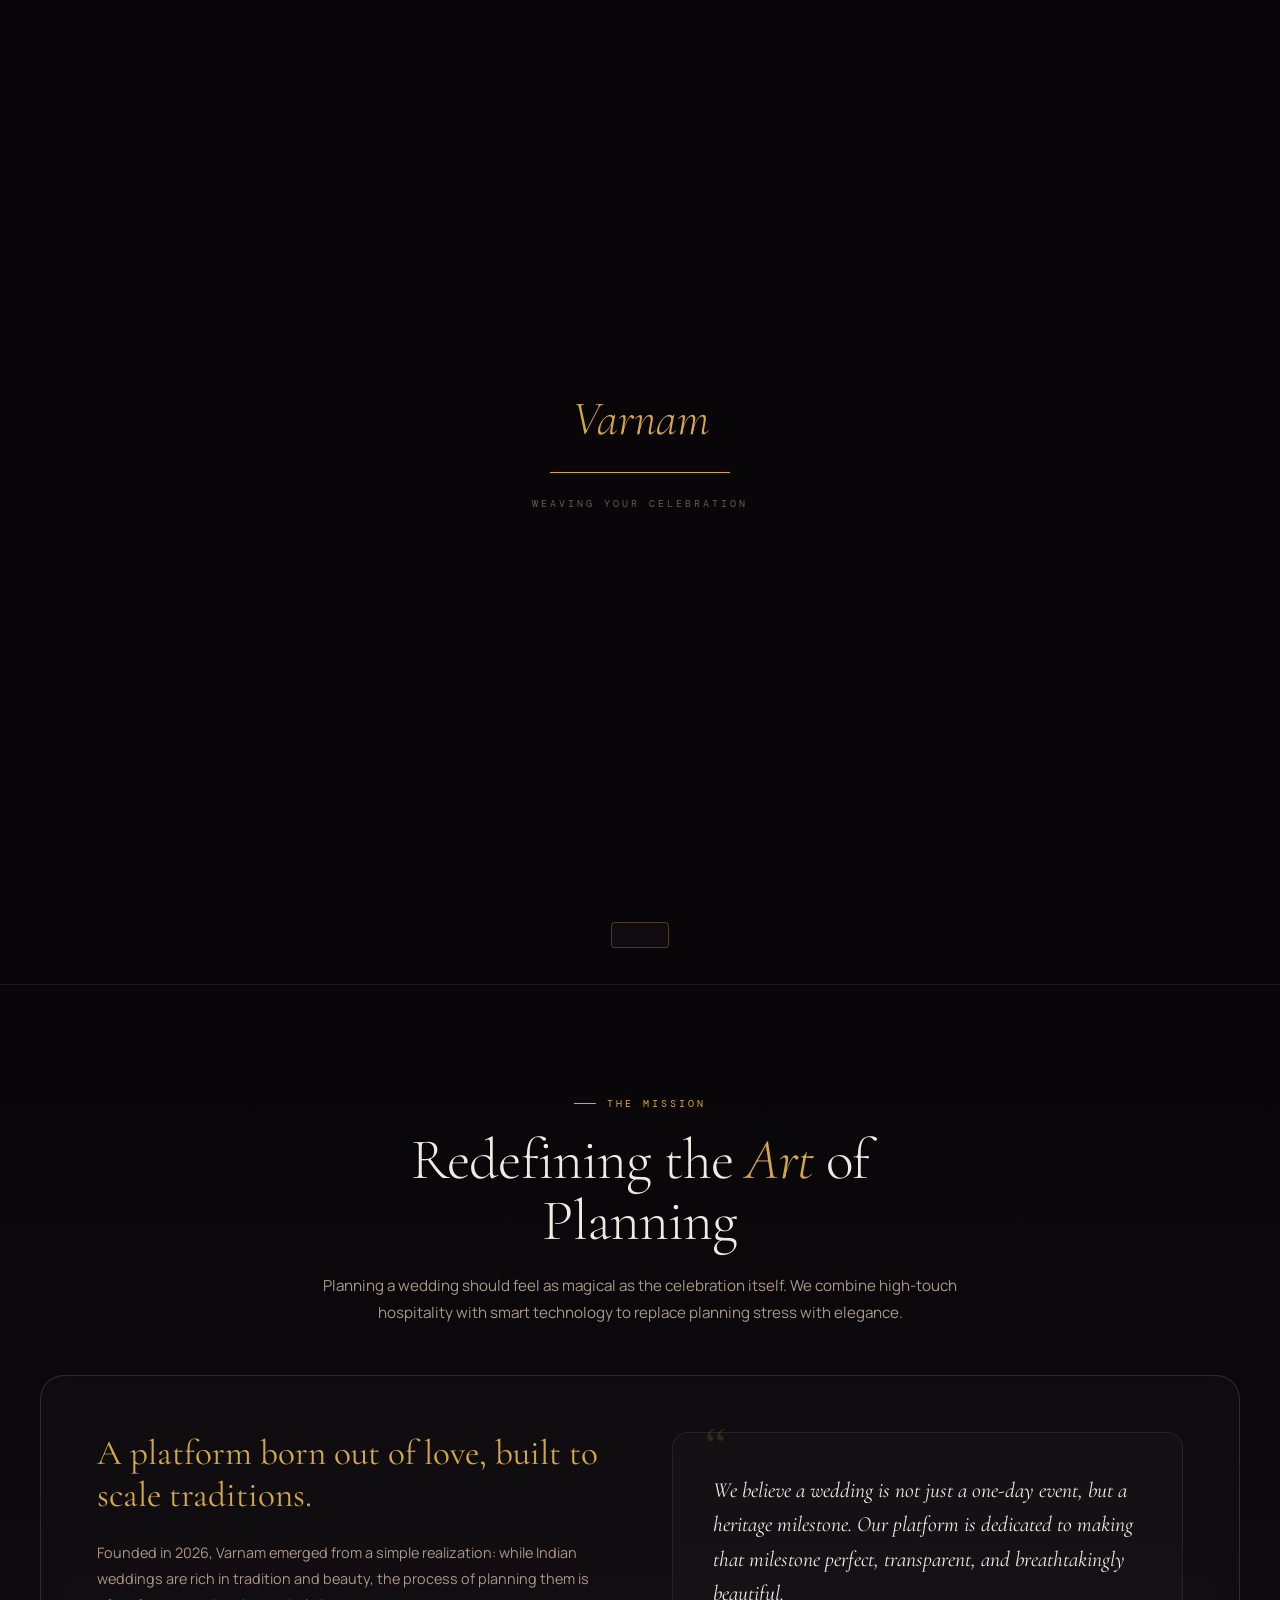
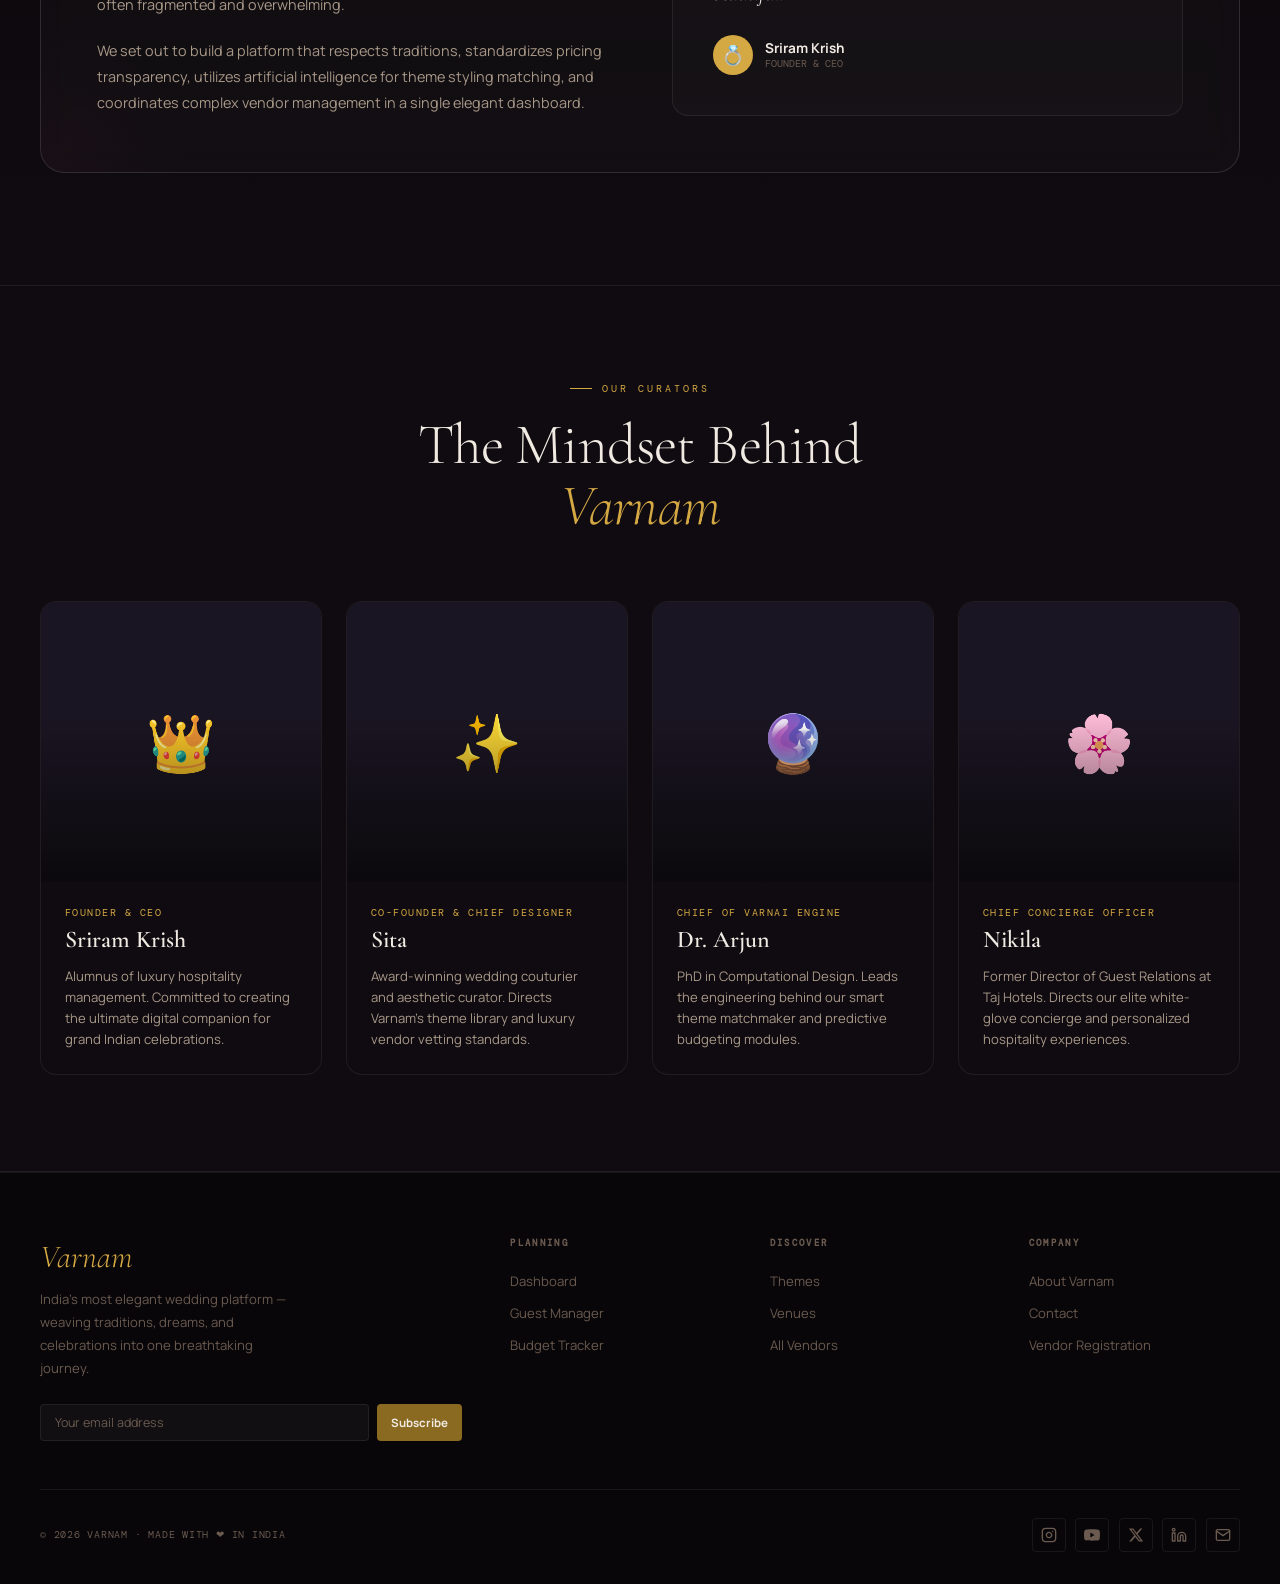
<file: about.html>
<!DOCTYPE html>
<html lang="en">

<head>
  <meta charset="UTF-8">
  <meta name="viewport" content="width=device-width, initial-scale=1.0">
  <title>About Us — Varnam | India's Premier Wedding Platform</title>
  <meta name="description" content="Learn more about Varnam, India's most elegant wedding platform. Weaving traditions, dreams, and celebrations into one breathtaking journey.">
  <link rel="preconnect" href="https://fonts.googleapis.com">
  <link href="https://fonts.googleapis.com/css2?family=Cormorant+Garamond:ital,wght@0,300;0,400;0,600;0,700;1,300;1,400;1,700&family=Manrope:wght@300;400;500;600;700;800;900&family=DM+Mono:wght@300;400;500&family=Outfit:wght@400;500;600;700&display=swap" rel="stylesheet">
  <link rel="stylesheet" href="shared.css">
  <style>
    /* Page Specific Styling */
    .about-hero {
      position: relative;
      padding: 140px 2.5rem 6rem;
      background: linear-gradient(180deg, var(--ink2) 0%, var(--ink) 100%);
      border-bottom: 1px solid var(--border);
      overflow: hidden;
      text-align: center;
    }

    .about-hero-content {
      max-width: 800px;
      margin: 0 auto;
      position: relative;
      z-index: 2;
    }

    .stat-card {
      background: linear-gradient(135deg, rgba(255, 255, 255, 0.02) 0%, rgba(255, 255, 255, 0.005) 100%);
      border: 1px solid rgba(212, 168, 67, 0.12);
      border-radius: var(--r24);
      padding: 3rem 2rem;
      text-align: center;
      transition: all 0.4s cubic-bezier(0.16, 1, 0.3, 1);
      position: relative;
      overflow: hidden;
      display: flex;
      flex-direction: column;
      align-items: center;
      justify-content: center;
    }

    .stat-card::before {
      content: '';
      position: absolute;
      width: 120px;
      height: 120px;
      background: radial-gradient(circle, rgba(212, 168, 67, 0.08) 0%, transparent 70%);
      top: -60px;
      right: -60px;
      pointer-events: none;
      transition: transform 0.5s ease;
    }

    /* Bottom glowing accent bar */
    .stat-card::after {
      content: '';
      position: absolute;
      bottom: 0;
      left: 10%;
      right: 10%;
      height: 2px;
      background: linear-gradient(90deg, transparent, var(--gold), transparent);
      opacity: 0;
      transition: opacity 0.4s ease, left 0.4s ease, right 0.4s ease;
    }

    .stat-card:hover {
      transform: translateY(-8px);
      border-color: rgba(212, 168, 67, 0.35);
      background: linear-gradient(135deg, rgba(255, 255, 255, 0.03) 0%, rgba(255, 255, 255, 0.01) 100%);
      box-shadow: 0 20px 40px rgba(0, 0, 0, 0.5);
    }

    .stat-card:hover::before {
      transform: scale(1.5);
    }

    .stat-card:hover::after {
      opacity: 1;
      left: 0;
      right: 0;
    }

    .stat-number {
      font-size: 2.75rem; /* Reduced by 4px (~0.25rem) to keep proportional */
      font-weight: 800;
      color: var(--gold);
      margin-bottom: 0.75rem;
      letter-spacing: -0.03em;
      position: relative;
      z-index: 2;
    }

    .stat-label {
      font-family: 'DM Mono', monospace;
      font-size: 0.68rem; /* Increased by 2px (0.55rem -> 0.68rem) */
      letter-spacing: 0.25em;
      text-transform: uppercase;
      color: var(--text);
      font-weight: 600;
      margin-bottom: 0.75rem;
      position: relative;
      z-index: 2;
    }

    .stat-desc {
      font-size: 0.72rem; /* Reduced by 2px (0.82rem -> 0.72rem) */
      color: var(--text2);
      line-height: 1.6;
      margin: 0;
      position: relative;
      z-index: 2;
    }

    .vision-section {
      background: linear-gradient(180deg, var(--ink) 0%, var(--ink2) 100%);
      padding: 7rem 2.5rem;
    }

    .glass-showcase {
      background: rgba(255, 255, 255, 0.02);
      border: 1px solid var(--border2);
      border-radius: var(--r24);
      padding: 3.5rem;
      backdrop-filter: blur(12px);
      -webkit-backdrop-filter: blur(12px);
      margin-top: 3rem;
      position: relative;
      overflow: hidden;
    }

    .glass-showcase::after {
      content: '';
      position: absolute;
      bottom: -150px;
      left: -150px;
      width: 300px;
      height: 300px;
      background: radial-gradient(circle, rgba(196, 48, 96, 0.04) 0%, transparent 70%);
      border-radius: 50%;
      pointer-events: none;
    }

    .founder-grid {
      display: grid;
      grid-template-columns: repeat(4, 1fr);
      gap: 1.5rem;
      margin-top: 4rem;
    }

    .founder-card {
      background: var(--ink2);
      border: 1px solid var(--border);
      border-radius: var(--r16);
      overflow: hidden;
      transition: all 0.3s;
    }

    .founder-card:hover {
      border-color: rgba(212, 168, 67, 0.2);
      transform: translateY(-4px);
    }

    .founder-img-holder {
      width: 100%;
      aspect-ratio: 1/1;
      background: #1a1522;
      position: relative;
      overflow: hidden;
      display: flex;
      align-items: center;
      justify-content: center;
      font-size: 3.5rem;
    }

    .founder-img-holder::before {
      content: '';
      position: absolute;
      inset: 0;
      background: linear-gradient(0deg, rgba(8, 6, 8, 0.8) 0%, transparent 60%);
      z-index: 1;
    }

    .founder-info {
      padding: 1.5rem;
    }

    .founder-role {
      font-family: 'DM Mono', monospace;
      font-size: 0.62rem;
      color: var(--gold);
      letter-spacing: 0.15em;
      text-transform: uppercase;
      margin-bottom: 0.4rem;
    }

    .founder-name {
      font-family: 'Cormorant Garamond', serif;
      font-size: 1.5rem;
      font-weight: 600;
      color: var(--text);
      margin-bottom: 0.75rem;
    }

    .founder-bio {
      font-size: 0.82rem;
      color: var(--text2);
      line-height: 1.6;
    }

    @media(max-width: 1024px) {
      .founder-grid {
        grid-template-columns: repeat(2, 1fr);
        gap: 1.5rem;
      }
      .grid-4-custom {
        grid-template-columns: repeat(2, 1fr) !important;
        gap: 1.5rem !important;
      }
    }
    @media(max-width: 600px) {
      .founder-grid {
        grid-template-columns: 1fr;
      }
      .grid-4-custom {
        grid-template-columns: 1fr !important;
      }
    }
  </style>
</head>

<body>
  <!-- LOADER -->
  <div id="loader">
    <div class="loader-logo">Varnam</div>
    <div class="loader-bar">
      <div class="loader-fill" id="loader-fill"></div>
    </div>
    <div class="loader-txt">Weaving your celebration</div>
  </div>
  <div id="toast"></div>

  <!-- ── NAV ── -->
  <nav>
    <div class="inner" style="display:flex; align-items:center; justify-content:space-between; width:100%;">
      <a class="nav-logo" href="index.html">Varnam<sup>™</sup></a>
      <ul class="nav-links">
        <li><a href="venues.html">Venues</a></li>
        <li><a href="vendors.html">Vendors</a></li>
        <li><a href="themes.html">Themes</a></li>
      </ul>
      <div class="nav-right" id="nav-auth-section">
        <button class="btn btn-ghost" onclick="openModal('login-modal')">Sign In</button>
        <button class="btn btn-gold" onclick="openModal('signup-modal')">Get Started</button>
      </div>
    </div>
  </nav>

  <!-- ── ABOUT HERO ── -->
  <section class="about-hero">
    <div class="orb orb1" style="top: -20%; right: 10%;"></div>
    <div class="orb orb2" style="bottom: -10%; left: 10%;"></div>
    <div class="about-hero-content">
      <div class="sec-label" style="justify-content: center; margin-bottom: 1.5rem;">OUR HERITAGE</div>
      <h1 class="sec-title" style="font-size: clamp(2.5rem, 6vw, 4.5rem); margin-bottom: 1.5rem;">
        Weaving <em>Tradition</em> & <em>Innovation</em>
      </h1>
      <p style="font-size: 1.1rem; color: var(--text2); line-height: 1.8; max-width: 680px; margin: 0 auto;">
        Varnam is India's premier wedding ecosystem, designed for couples who seek a seamless blend of timeless heritage and forward-looking technology. We curate only the exceptional, creating celebrations that become legends.
      </p>
    </div>
  </section>

  <!-- ── STATS SECTION ── -->
  <section class="sec" style="background: var(--ink); border-bottom: 1px solid var(--border);">
    <div class="inner">
      <div style="display: grid; grid-template-columns: repeat(4, 1fr); gap: 2rem;" class="grid-4-custom">
        <div class="stat-card">
          <div class="stat-number outfit-font">20+</div>
          <div class="stat-label">Curated Themes</div>
          <div class="stat-desc">Exclusive designer-curated wedding aesthetics from traditional heritage to modern minimalist.</div>
        </div>
        <div class="stat-card">
          <div class="stat-number outfit-font">5K+</div>
          <div class="stat-label">Weddings Planned</div>
          <div class="stat-desc">Beautiful stories successfully coordinated and brought to life across India's premier destinations.</div>
        </div>
        <div class="stat-card">
          <div class="stat-number outfit-font">12K+</div>
          <div class="stat-label">Luxury Vendors</div>
          <div class="stat-desc">A highly-vetted registry of top-tier decorators, caterers, planners, and venues.</div>
        </div>
        <div class="stat-card">
          <div class="stat-number outfit-font">99.8%</div>
          <div class="stat-label">Couple Satisfaction</div>
          <div class="stat-desc">Couples who rate their Varnam planning journey as completely premium and stress-free.</div>
        </div>
      </div>
    </div>
  </section>

  <!-- ── VISION & STORY SECTION ── -->
  <section class="vision-section">
    <div class="inner">
      <div style="text-align: center; max-width: 650px; margin: 0 auto 2rem;">
        <div class="sec-label" style="justify-content: center;">THE MISSION</div>
        <h2 class="sec-title">Redefining the <em>Art</em> of Planning</h2>
        <p style="color: var(--text2); font-size: 0.95rem; line-height: 1.8;">
          Planning a wedding should feel as magical as the celebration itself. We combine high-touch hospitality with smart technology to replace planning stress with elegance.
        </p>
      </div>

      <div class="glass-showcase">
        <div class="grid-2" style="align-items: center; gap: 4rem;">
          <div>
            <h3 style="font-family: 'Cormorant Garamond', serif; font-size: 2.2rem; font-weight: 400; color: var(--gold); margin-bottom: 1.5rem; line-height: 1.2;">
              A platform born out of love, built to scale traditions.
            </h3>
            <p style="font-size: 0.9rem; color: var(--text2); line-height: 1.8; margin-bottom: 1.25rem;">
              Founded in 2026, Varnam emerged from a simple realization: while Indian weddings are rich in tradition and beauty, the process of planning them is often fragmented and overwhelming. 
            </p>
            <p style="font-size: 0.9rem; color: var(--text2); line-height: 1.8;">
              We set out to build a platform that respects traditions, standardizes pricing transparency, utilizes artificial intelligence for theme styling matching, and coordinates complex vendor management in a single elegant dashboard.
            </p>
          </div>
          <div style="background: rgba(255, 255, 255, 0.02); border: 1px solid var(--border); border-radius: var(--r16); padding: 2.5rem; position: relative;">
            <div style="position: absolute; top: -1rem; left: 2rem; font-size: 3rem; color: rgba(212,168,67,0.15); font-family: Georgia, serif;">“</div>
            <p style="font-family: 'Cormorant Garamond', serif; font-size: 1.35rem; font-style: italic; color: var(--text); line-height: 1.6; margin-bottom: 1.5rem; position: relative; z-index: 1;">
              We believe a wedding is not just a one-day event, but a heritage milestone. Our platform is dedicated to making that milestone perfect, transparent, and breathtakingly beautiful.
            </p>
            <div style="display: flex; align-items: center; gap: 0.75rem;">
              <div style="width: 40px; height: 40px; border-radius: 50%; background: var(--gold); display: flex; align-items: center; justify-content: center; font-size: 1.2rem; color: var(--ink);">💍</div>
              <div>
                <div style="font-size: 0.85rem; font-weight: 700; color: var(--text);">Sriram Krish</div>
                <div style="font-family: 'DM Mono', monospace; font-size: 0.6rem; color: var(--text3); text-transform: uppercase;">Founder & CEO</div>
              </div>
            </div>
          </div>
        </div>
      </div>
    </div>
  </section>

  <!-- ── LEADERSHIP TEAM ── -->
  <section class="sec" style="background: var(--ink2); border-top: 1px solid var(--border); border-bottom: 1px solid var(--border);">
    <div class="inner">
      <div style="text-align: center; max-width: 600px; margin: 0 auto 1rem;">
        <div class="sec-label" style="justify-content: center;">OUR CURATORS</div>
        <h2 class="sec-title">The Mindset Behind <em>Varnam</em></h2>
      </div>

      <div class="founder-grid">
        <!-- Curator 1 -->
        <div class="founder-card">
          <div class="founder-img-holder">👑</div>
          <div class="founder-info">
            <div class="founder-role">Founder & CEO</div>
            <div class="founder-name">Sriram Krish</div>
            <div class="founder-bio">Alumnus of luxury hospitality management. Committed to creating the ultimate digital companion for grand Indian celebrations.</div>
          </div>
        </div>
        <!-- Curator 2 -->
        <div class="founder-card">
          <div class="founder-img-holder">✨</div>
          <div class="founder-info">
            <div class="founder-role">Co-Founder & Chief Designer</div>
            <div class="founder-name">Sita</div>
            <div class="founder-bio">Award-winning wedding couturier and aesthetic curator. Directs Varnam's theme library and luxury vendor vetting standards.</div>
          </div>
        </div>
        <!-- Curator 3 -->
        <div class="founder-card">
          <div class="founder-img-holder">🔮</div>
          <div class="founder-info">
            <div class="founder-role">Chief of VarnAI Engine</div>
            <div class="founder-name">Dr. Arjun</div>
            <div class="founder-bio">PhD in Computational Design. Leads the engineering behind our smart theme matchmaker and predictive budgeting modules.</div>
          </div>
        </div>
        <!-- Curator 4 -->
        <div class="founder-card">
          <div class="founder-img-holder">🌸</div>
          <div class="founder-info">
            <div class="founder-role">Chief Concierge Officer</div>
            <div class="founder-name">Nikila</div>
            <div class="founder-bio">Former Director of Guest Relations at Taj Hotels. Directs our elite white-glove concierge and personalized hospitality experiences.</div>
          </div>
        </div>
      </div>
    </div>
  </section>

  <!-- ── FOOTER ── -->
  <footer>
    <div class="footer-grid">
      <div>
        <div class="footer-logo">Varnam</div>
        <p class="footer-desc">India's most elegant wedding platform — weaving traditions, dreams, and celebrations into one breathtaking journey.</p>
        <div class="footer-nl">
          <input id="footer-email" placeholder="Your email address">
          <button onclick="footerSubscribe()">Subscribe</button>
        </div>
      </div>
      <div class="footer-col">
        <h5>Planning</h5>
        <ul>
          <li><a href="dashboard.html">Dashboard</a></li>
          <li><a href="#">Guest Manager</a></li>
          <li><a href="#">Budget Tracker</a></li>
        </ul>
      </div>
      <div class="footer-col">
        <h5>Discover</h5>
        <ul>
          <li><a href="themes.html">Themes</a></li>
          <li><a href="venues.html">Venues</a></li>
          <li><a href="vendors.html">All Vendors</a></li>
        </ul>
      </div>
      <div class="footer-col">
        <h5>Company</h5>
        <ul>
          <li><a href="about.html">About Varnam</a></li>
          <li><a href="contact.html">Contact</a></li>
          <li><a href="#" onclick="openModal('vendor-signup-modal')">Vendor Registration</a></li>
        </ul>
      </div>
    </div>
    <div class="footer-bottom">
      <div class="footer-copy">© 2026 VARNAM · MADE WITH ❤ IN INDIA</div>
      <div class="footer-socials">
        <a href="#" aria-label="Instagram"><svg width="16" height="16" viewBox="0 0 24 24" fill="none" stroke="currentColor" stroke-width="2" stroke-linecap="round" stroke-linejoin="round"><rect x="2" y="2" width="20" height="20" rx="5" ry="5"></rect><path d="M16 11.37A4 4 0 1 1 12.63 8 4 4 0 0 1 16 11.37z"></path><line x1="17.5" y1="6.5" x2="17.51" y2="6.5"></line></svg></a>
        <a href="#" aria-label="YouTube"><svg width="16" height="16" viewBox="0 0 24 24" fill="currentColor"><path d="M23.498 6.163c-.272-1.015-1.074-1.817-2.09-2.09C17.914 3.5 12 3.5 12 3.5s-5.914 0-9.408.573c-1.016.273-1.818 1.075-2.09 2.09C0 9.657 0 12 0 12s0 2.343.502 5.837c.272 1.016 1.074 1.818 2.09 2.09C6.086 20.5 12 20.5 12 20.5s5.914 0 9.408-.573c1.016-.272 1.818-1.074 2.09-2.09C24 14.343 24 12 24 12s0-2.343-.502-5.837zM9.545 15.568V8.432L15.818 12l-6.273 3.568z"/></svg></a>
        <a href="#" aria-label="X"><svg width="16" height="16" viewBox="0 0 24 24" fill="currentColor"><path d="M18.244 2.25h3.308l-7.227 8.26 8.502 11.24H16.17l-5.214-6.817L4.99 21.75H1.68l7.73-8.835L1.254 2.25H8.08l4.713 6.231zm-1.161 17.52h1.833L7.084 4.126H5.117z"/></svg></a>
        <a href="#" aria-label="LinkedIn"><svg width="16" height="16" viewBox="0 0 24 24" fill="none" stroke="currentColor" stroke-width="2" stroke-linecap="round" stroke-linejoin="round"><path d="M16 8a6 6 0 0 1 6 6v7h-4v-7a2 2 0 0 0-2-2 2 2 0 0 0-2 2v7h-4v-7a6 6 0 0 1 6-6z"></path><rect x="2" y="9" width="4" height="12"></rect><circle cx="4" cy="4" r="2"></circle></svg></a>
        <a href="#" aria-label="Gmail"><svg width="16" height="16" viewBox="0 0 24 24" fill="none" stroke="currentColor" stroke-width="2" stroke-linecap="round" stroke-linejoin="round"><path d="M4 4h16c1.1 0 2 .9 2 2v12c0 1.1-.9 2-2 2H4c-1.1 0-2-.9-2-2V6c0-1.1.9-2 2-2z"></path><polyline points="22,6 12,13 2,6"></polyline></svg></a>
      </div>
    </div>
  </footer>

  <!-- ══ LOGIN MODAL ══ -->
  <div class="modal-overlay" id="login-modal">
    <div class="modal">
      <div class="modal-header">
        <div class="modal-title">Welcome Back</div><button class="modal-close" onclick="closeModal('login-modal')">✕</button>
      </div>
      <div class="role-tabs">
        <button class="role-tab active" onclick="switchRole(this,'lu')">👰 Couple / Guest</button>
        <button class="role-tab" onclick="switchRole(this,'lv')">🎯 Organizer / Vendor</button>
      </div>
      <div id="lu">
        <div class="form-row"><label class="field-label">Email</label><input class="field" type="email" placeholder="your@email.com"></div>
        <div class="form-row"><label class="field-label">Password</label><input class="field" type="password" placeholder="••••••••"></div>
        <div style="text-align:right;margin-bottom:1.25rem;"><a href="#" style="font-size:.78rem;color:var(--gold);text-decoration:none;">Forgot password?</a></div>
        <button class="btn btn-gold" style="width:100%;justify-content:center;padding:.9rem;" onclick="loginUser(document.querySelector('#lu input[type=email]').value, false);closeModal('login-modal')">Sign In →</button>
        <div class="divider"><span>or continue with</span></div>
        <div class="social-auth"><button class="social-auth-btn" onclick="toast('Google login…')">🔵 Google</button><button class="social-auth-btn" onclick="toast('OTP sent…')">📱 OTP</button></div>
        <p style="text-align:center;margin-top:1.5rem;font-size:.8rem;color:var(--text3);">No account? <a href="#" style="color:var(--gold);text-decoration:none;" onclick="closeModal('login-modal');openModal('signup-modal')">Sign Up</a></p>
      </div>
      <div id="lv" style="display:none">
        <div class="form-row"><label class="field-label">Business Email</label><input class="field" type="email" placeholder="studio@email.com"></div>
        <div class="form-row"><label class="field-label">Password</label><input class="field" type="password" placeholder="••••••••"></div>
        <button class="btn btn-gold" style="width:100%;justify-content:center;padding:.9rem;" onclick="loginUser(document.querySelector('#lv input[type=email]').value, true);closeModal('login-modal')">Sign In as Organizer →</button>
        <div class="divider"><span>or</span></div>
        <div class="social-auth"><button class="social-auth-btn" onclick="toast('Google…')">🔵 Google</button></div>
        <p style="text-align:center;margin-top:1.5rem;font-size:.8rem;color:var(--text3);">New vendor? <a href="#" style="color:var(--gold);text-decoration:none;" onclick="closeModal('login-modal');openModal('vendor-signup-modal')">Register business</a></p>
      </div>
    </div>
  </div>

  <!-- ══ USER SIGNUP MODAL ══ -->
  <div class="modal-overlay" id="signup-modal">
    <div class="modal">
      <div class="modal-header">
        <div class="modal-title">Create Account</div><button class="modal-close" onclick="closeModal('signup-modal')">✕</button>
      </div>
      <div class="role-tabs">
        <button class="role-tab active" onclick="switchRole(this,'su')">👰 Couple / Guest</button>
        <button class="role-tab" onclick="switchRole(this,'sv')">🎯 Organizer / Vendor</button>
      </div>
      <div id="su" class="role-panel">
        <div class="form-row-2">
          <div><label class="field-label">First Name</label><input class="field" placeholder="Sita"></div>
          <div><label class="field-label">Last Name</label><input class="field" placeholder="Sharma"></div>
        </div>
        <div class="form-row"><label class="field-label">Email</label><input class="field" type="email" placeholder="your@email.com"></div>
        <div class="form-row"><label class="field-label">Phone</label><input class="field" type="tel" placeholder="+91 98765 43210"></div>
        <div class="form-row"><label class="field-label">Role</label><select class="field">
            <option>Bride</option>
            <option>Groom</option>
            <option>Family Member</option>
            <option>Guest</option>
          </select></div>
        <div class="form-row"><label class="field-label">Password</label><input class="field" type="password" placeholder="Min. 8 characters"></div>
        <button class="btn btn-gold" style="width:100%;justify-content:center;padding:.9rem;" onclick="loginUser(document.querySelector('#su input[type=email]').value, false);closeModal('signup-modal')">Create Account →</button>
        <div class="divider"><span>or sign up with</span></div>
        <div class="social-auth"><button class="social-auth-btn" onclick="toast('Google…')">🔵 Google</button><button class="social-auth-btn" onclick="toast('OTP sent…')">📱 OTP</button></div>
      </div>
      <div id="sv" class="role-panel" style="display:none">
        <div class="form-row-2">
          <div><label class="field-label">First Name</label><input class="field" id="v-su-fname" placeholder="First Name"></div>
          <div><label class="field-label">Last Name</label><input class="field" id="v-su-lname" placeholder="Last Name"></div>
        </div>
        <div class="form-row"><label class="field-label">Email</label><input class="field" id="v-su-email" type="email" placeholder="studio@email.com"></div>
        <div class="form-row"><label class="field-label">Phone</label><input class="field" id="v-su-phone" type="tel" placeholder="+91 98765 43210"></div>
        <div class="form-row"><label class="field-label">Vendor Category</label><select class="field" id="v-su-role">
            <option>Photographer</option>
            <option>Videographer</option>
            <option>Makeup Artist</option>
            <option>Mehndi Artist</option>
            <option>Decorator / Florist</option>
            <option>Caterer</option>
            <option>DJ / Musician</option>
            <option>Wedding Planner</option>
            <option>Venue Owner</option>
          </select></div>
        <div class="form-row"><label class="field-label">Password</label><input class="field" type="password" placeholder="Min. 8 characters"></div>
        <button class="btn btn-gold" style="width:100%;justify-content:center;padding:.9rem;" onclick="loginUser(document.getElementById('v-su-email').value, true);closeModal('signup-modal')">Create Account →</button>
      </div>
    </div>
  </div>

  <!-- ══ VENDOR SIGNUP MODAL ══ -->
  <div class="modal-overlay" id="vendor-signup-modal">
    <div class="modal" style="max-width:560px;">
      <div class="modal-header">
        <div class="modal-title">Register Your Business</div><button class="modal-close" onclick="closeModal('vendor-signup-modal')">✕</button>
      </div>
      <p style="font-size:.82rem;color:var(--text2);margin-bottom:1.75rem;line-height:1.6;">Join 12,000+ verified professionals on Varnam. Create your profile and start receiving enquiries from couples across India.</p>
      <div class="form-row-2">
        <div><label class="field-label">Full Name</label><input class="field" placeholder="Your Name"></div>
        <div><label class="field-label">Business Name</label><input class="field" placeholder="Studio / Brand Name"></div>
      </div>
      <div class="form-row"><label class="field-label">Category</label>
        <select class="field">
          <option>Photographer</option>
          <option>Videographer</option>
          <option>Makeup Artist</option>
          <option>Mehndi Artist</option>
          <option>Decorator / Florist</option>
          <option>Caterer</option>
          <option>DJ / Musician</option>
          <option>Chef</option>
          <option>Wedding Planner</option>
          <option>Venue Owner</option>
          <option>Bridal Wear Designer</option>
          <option>Jeweller</option>
        </select>
      </div>
      <div class="form-row-2">
        <div><label class="field-label">City / Base Location</label><input class="field" placeholder="e.g. Mumbai"></div>
        <div><label class="field-label">Years of Experience</label><input class="field" type="number" placeholder="5"></div>
      </div>
      <div class="form-row"><label class="field-label">Business Email</label><input class="field" type="email" placeholder="studio@email.com"></div>
      <div class="form-row"><label class="field-label">Phone / WhatsApp</label><input class="field" type="tel" placeholder="+91 98765 43210"></div>
      <div class="form-row"><label class="field-label">About Your Work</label><textarea class="field" rows="3" placeholder="Tell couples about your style and experience…"></textarea></div>
      <div class="form-row"><label class="field-label">Starting Price (₹)</label><input class="field" type="number" placeholder="e.g. 25000"></div>
      <div class="form-row"><label class="field-label">Portfolio / Website URL</label><input class="field" placeholder="https://yourstudio.com"></div>
      <div class="form-row"><label class="field-label">Password</label><input class="field" type="password" placeholder="Min. 8 characters"></div>
      <button class="btn btn-gold" style="width:100%;justify-content:center;padding:.9rem;" onclick="toast('🎉 Submitted! Verification within 24 hrs.');closeModal('vendor-signup-modal')">Submit for Verification →</button>
      <p style="text-align:center;margin-top:1rem;font-size:.75rem;color:var(--text3);">Verification takes 24–48 hours. You'll receive an email once approved.</p>
    </div>
  </div>

  <script src="shared.js"></script>
</body>

</html>
</file>
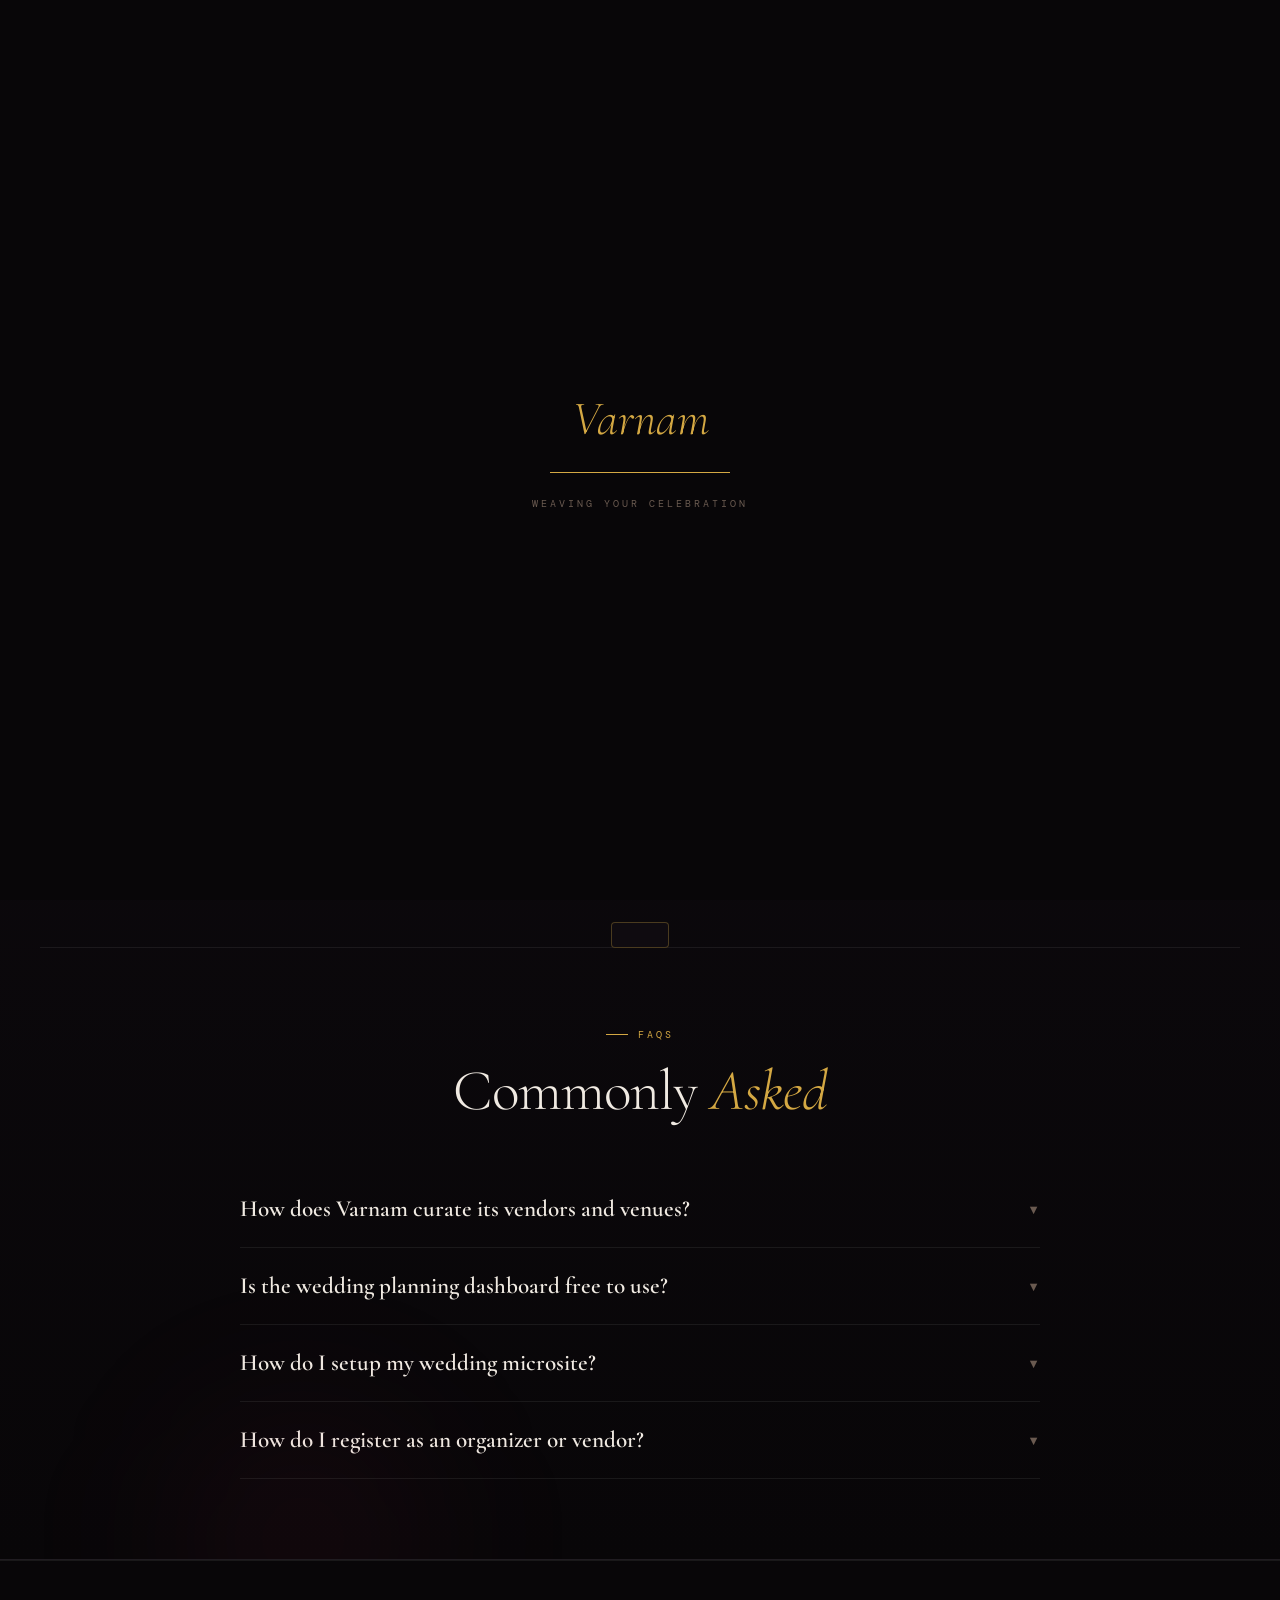
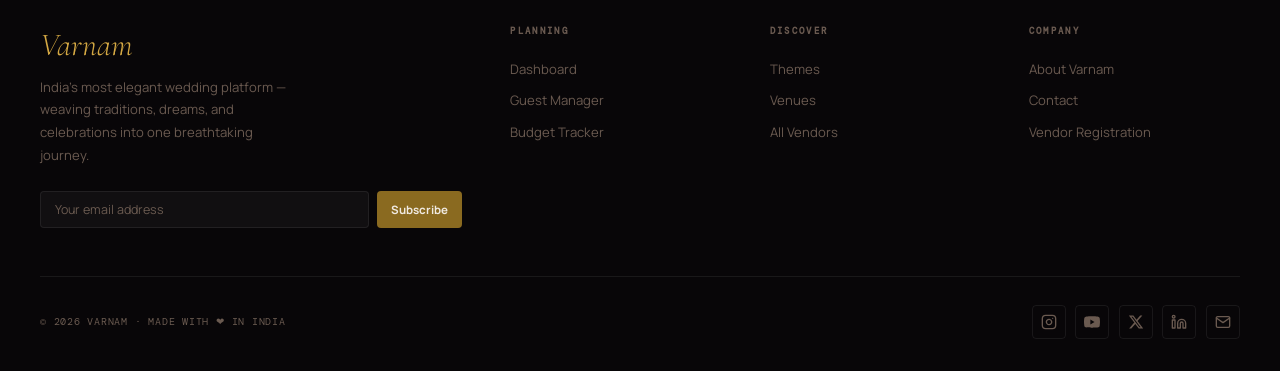
<file: contact.html>
<!DOCTYPE html>
<html lang="en">

<head>
  <meta charset="UTF-8">
  <meta name="viewport" content="width=device-width, initial-scale=1.0">
  <title>Contact Us — Varnam | India's Premier Wedding Platform</title>
  <meta name="description" content="Get in touch with Varnam. Contact our celebration concierge or support desk to plan your dream wedding.">
  <link rel="preconnect" href="https://fonts.googleapis.com">
  <link href="https://fonts.googleapis.com/css2?family=Cormorant+Garamond:ital,wght@0,300;0,400;0,600;0,700;1,300;1,400;1,700&family=Manrope:wght@300;400;500;600;700;800;900&family=DM+Mono:wght@300;400;500&family=Outfit:wght@400;500;600;700&display=swap" rel="stylesheet">
  <link rel="stylesheet" href="shared.css">
  <style>
    /* Page Specific Styling */
    .contact-hero {
      position: relative;
      padding: 130px 2.5rem 5rem;
      background: linear-gradient(180deg, var(--ink2) 0%, var(--ink) 100%);
      border-bottom: 1px solid var(--border);
      overflow: hidden;
    }

    .contact-grid {
      display: grid;
      grid-template-columns: 1fr 1.2fr;
      gap: 4rem;
      align-items: start;
      margin-top: 3rem;
    }

    .contact-card {
      background: rgba(255, 255, 255, 0.02);
      border: 1px solid var(--border2);
      border-radius: var(--r24);
      padding: 3rem;
      backdrop-filter: blur(12px);
      -webkit-backdrop-filter: blur(12px);
      position: relative;
    }

    .contact-card::before {
      content: '';
      position: absolute;
      inset: -1px;
      border-radius: var(--r24);
      background: linear-gradient(135deg, rgba(212, 168, 67, 0.12), transparent 40%, rgba(196, 48, 96, 0.08));
      z-index: -1;
    }

    .info-item {
      display: flex;
      gap: 1.25rem;
      margin-bottom: 2.25rem;
    }

    .info-icon {
      width: 44px;
      height: 44px;
      border-radius: var(--r8);
      background: rgba(212, 168, 67, 0.08);
      border: 1px solid rgba(212, 168, 67, 0.2);
      display: flex;
      align-items: center;
      justify-content: center;
      color: var(--gold);
      font-size: 1.15rem;
      flex-shrink: 0;
    }

    .info-title {
      font-family: 'DM Mono', monospace;
      font-size: 0.65rem;
      letter-spacing: 0.25em;
      text-transform: uppercase;
      color: var(--text3);
      margin-bottom: 0.4rem;
    }

    .info-value {
      font-size: 0.95rem;
      color: var(--text);
      line-height: 1.6;
    }

    .info-value a {
      color: var(--text);
      text-decoration: none;
      transition: color 0.2s;
    }

    .info-value a:hover {
      color: var(--gold);
    }

    /* FAQ ACCORDION */
    .faq-container {
      margin-top: 6rem;
      border-top: 1px solid var(--border);
      padding-top: 5rem;
    }

    .faq-item {
      border-bottom: 1px solid var(--border);
      padding: 1.5rem 0;
    }

    .faq-header {
      display: flex;
      justify-content: space-between;
      align-items: center;
      cursor: pointer;
      user-select: none;
    }

    .faq-question {
      font-family: 'Cormorant Garamond', serif;
      font-size: 1.45rem;
      font-weight: 600;
      color: var(--text);
      transition: color 0.2s;
    }

    .faq-header:hover .faq-question {
      color: var(--gold);
    }

    .faq-toggle {
      font-size: 0.8rem;
      color: var(--text3);
      transition: transform 0.3s ease;
    }

    .faq-answer {
      max-height: 0;
      overflow: hidden;
      transition: max-height 0.3s cubic-bezier(0, 1, 0, 1), padding 0.3s ease;
      color: var(--text2);
      font-size: 0.88rem;
      line-height: 1.75;
      padding-right: 2rem;
    }

    .faq-item.active .faq-answer {
      max-height: 1000px;
      padding-top: 1rem;
      transition: max-height 0.3s ease-in-out, padding 0.3s ease;
    }

    .faq-item.active .faq-toggle {
      transform: rotate(180deg);
      color: var(--gold);
    }

    @media(max-width: 900px) {
      .contact-grid {
        grid-template-columns: 1fr;
        gap: 3rem;
      }
    }
  </style>
</head>

<body>
  <!-- LOADER -->
  <div id="loader">
    <div class="loader-logo">Varnam</div>
    <div class="loader-bar">
      <div class="loader-fill" id="loader-fill"></div>
    </div>
    <div class="loader-txt">Weaving your celebration</div>
  </div>
  <div id="toast"></div>

  <!-- ── NAV ── -->
  <nav>
    <div class="inner" style="display:flex; align-items:center; justify-content:space-between; width:100%;">
      <a class="nav-logo" href="index.html">Varnam<sup>™</sup></a>
      <ul class="nav-links">
        <li><a href="venues.html">Venues</a></li>
        <li><a href="vendors.html">Vendors</a></li>
        <li><a href="themes.html">Themes</a></li>
      </ul>
      <div class="nav-right" id="nav-auth-section">
        <button class="btn btn-ghost" onclick="openModal('login-modal')">Sign In</button>
        <button class="btn btn-gold" onclick="openModal('signup-modal')">Get Started</button>
      </div>
    </div>
  </nav>

  <!-- ── CONTACT HERO ── -->
  <section class="contact-hero">
    <div class="orb orb1" style="top: -20%; right: 10%;"></div>
    <div class="orb orb2" style="bottom: -10%; left: 10%;"></div>
    <div class="inner">
      <div class="contact-grid">
        <!-- Left details -->
        <div>
          <div class="sec-label">GET IN TOUCH</div>
          <h1 class="sec-title" style="font-size: clamp(2.5rem, 5vw, 4.2rem); margin-bottom: 2rem; line-height: 1.05;">
            Let's Begin Your <em style="font-style: italic; color: var(--gold);">Celebration</em>
          </h1>
          <p style="color: var(--text2); font-size: 0.95rem; line-height: 1.8; margin-bottom: 3rem; max-width: 450px;">
            Whether you seek custom themes, support with vendor selection, or have questions about our digital planner — our celebration team is here to assist you at every step.
          </p>

          <!-- Info Details -->
          <div class="info-item">
            <div class="info-icon">✉</div>
            <div>
              <div class="info-title">Support Desk</div>
              <div class="info-value"><a href="mailto:contact@varnam.com">contact@varnam.com</a></div>
            </div>
          </div>

          <div class="info-item">
            <div class="info-icon">✦</div>
            <div>
              <div class="info-title">Partnerships & Vendors</div>
              <div class="info-value"><a href="mailto:partners@varnam.com">partners@varnam.com</a></div>
            </div>
          </div>

          <div class="info-item">
            <div class="info-icon">📞</div>
            <div>
              <div class="info-title">Toll-Free Helpline</div>
              <div class="info-value outfit-font" style="font-weight: 600;"><a href="tel:+9118001831725">+91 1800-183-1725</a></div>
            </div>
          </div>

          <div class="info-item">
            <div class="info-icon">📍</div>
            <div>
              <div class="info-title">Headquarters</div>
              <div class="info-value">The Varnam Lounge, Level 7,<br>Race Course, Coimbatore, Tamil Nadu, India.</div>
            </div>
          </div>
        </div>

        <!-- Contact Form Card -->
        <div>
          <div class="contact-card">
            <h3 style="font-family: 'Cormorant Garamond', serif; font-size: 1.8rem; font-weight: 500; color: var(--text); margin-bottom: 1.5rem;">Send a Message</h3>
            
            <form id="contactForm" onsubmit="handleContactSubmit(event)">
              <div class="form-row">
                <label class="field-label">Full Name</label>
                <input class="field" type="text" id="c-name" required placeholder="e.g. Arundhati Roy">
              </div>
              <div class="form-row-2">
                <div>
                  <label class="field-label">Email Address</label>
                  <input class="field" type="email" id="c-email" required placeholder="name@domain.com">
                </div>
                <div>
                  <label class="field-label">Phone Number</label>
                  <input class="field" type="tel" id="c-phone" placeholder="e.g. +91 98765 43210">
                </div>
              </div>
              <div class="form-row-2">
                <div>
                  <label class="field-label">Event Type</label>
                  <select class="field" id="c-event">
                    <option>Wedding Ceremony</option>
                    <option>Sangeet / Mehendi</option>
                    <option>Engagement / Roka</option>
                    <option>Reception Gala</option>
                    <option>Anniversary / Party</option>
                    <option>Other Event</option>
                  </select>
                </div>
                <div>
                  <label class="field-label">Proposed Date</label>
                  <input class="field" type="date" id="c-date">
                </div>
              </div>
              <div class="form-row">
                <label class="field-label">Your Message</label>
                <textarea class="field" id="c-message" rows="4" required placeholder="Describe your dream aesthetic, guest count, or questions..."></textarea>
              </div>
              <button class="btn btn-gold" type="submit" style="width: 100%; justify-content: center; padding: 0.9rem; font-size: 0.85rem; font-weight: 700;">
                Send Message →
              </button>
            </form>
          </div>
        </div>
      </div>

      <!-- FAQ SECTION -->
      <div class="faq-container">
        <div style="text-align: center; max-width: 600px; margin: 0 auto 3rem;">
          <div class="sec-label" style="justify-content: center;">FAQS</div>
          <h2 class="sec-title">Commonly <em>Asked</em></h2>
        </div>

        <div style="max-width: 800px; margin: 0 auto;">
          <div class="faq-item">
            <div class="faq-header" onclick="toggleFaq(this)">
              <div class="faq-question">How does Varnam curate its vendors and venues?</div>
              <div class="faq-toggle">▼</div>
            </div>
            <div class="faq-answer">
              Every partner listed on Varnam goes through a strict verification process. We evaluate their portfolio quality, guest reviews, past delivery speed, pricing transparency, and business registration. Only the top 10% of luxury service providers in each region make it onto our directory.
            </div>
          </div>

          <div class="faq-item">
            <div class="faq-header" onclick="toggleFaq(this)">
              <div class="faq-question">Is the wedding planning dashboard free to use?</div>
              <div class="faq-toggle">▼</div>
            </div>
            <div class="faq-answer">
              Yes, Varnam's core planning tools—including the budget estimator, guest list manager, checklist, and basic wedding website templates—are entirely free for couples. Premium customized designer templates and concierge services are available under bespoke upgrades.
            </div>
          </div>

          <div class="faq-item">
            <div class="faq-header" onclick="toggleFaq(this)">
              <div class="faq-question">How do I setup my wedding microsite?</div>
              <div class="faq-toggle">▼</div>
            </div>
            <div class="faq-answer">
              Simply navigate to your dashboard and look for the 'Your Wedding Microsite' option. Add your story, select from our stunning themes (such as Palace, Boho, Minimalist, or Fairytale), input your schedule details, and click 'Publish'. Your microsite becomes active instantly under a premium layout.
            </div>
          </div>

          <div class="faq-item">
            <div class="faq-header" onclick="toggleFaq(this)">
              <div class="faq-question">How do I register as an organizer or vendor?</div>
              <div class="faq-toggle">▼</div>
            </div>
            <div class="faq-answer">
              You can click the 'Vendor Registration' option in the footer of any page. Fill out your business credentials, starting prices, and portfolio link. Our curation committee will review your submission and notify you via email within 24 to 48 hours once approved.
            </div>
          </div>
        </div>
      </div>
    </div>
  </section>

  <!-- ── FOOTER ── -->
  <footer>
    <div class="footer-grid">
      <div>
        <div class="footer-logo">Varnam</div>
        <p class="footer-desc">India's most elegant wedding platform — weaving traditions, dreams, and celebrations into one breathtaking journey.</p>
        <div class="footer-nl">
          <input id="footer-email" placeholder="Your email address">
          <button onclick="footerSubscribe()">Subscribe</button>
        </div>
      </div>
      <div class="footer-col">
        <h5>Planning</h5>
        <ul>
          <li><a href="dashboard.html">Dashboard</a></li>
          <li><a href="#">Guest Manager</a></li>
          <li><a href="#">Budget Tracker</a></li>
        </ul>
      </div>
      <div class="footer-col">
        <h5>Discover</h5>
        <ul>
          <li><a href="themes.html">Themes</a></li>
          <li><a href="venues.html">Venues</a></li>
          <li><a href="vendors.html">All Vendors</a></li>
        </ul>
      </div>
      <div class="footer-col">
        <h5>Company</h5>
        <ul>
          <li><a href="about.html">About Varnam</a></li>
          <li><a href="contact.html">Contact</a></li>
          <li><a href="#" onclick="openModal('vendor-signup-modal')">Vendor Registration</a></li>
        </ul>
      </div>
    </div>
    <div class="footer-bottom">
      <div class="footer-copy">© 2026 VARNAM · MADE WITH ❤ IN INDIA</div>
      <div class="footer-socials">
        <a href="#" aria-label="Instagram"><svg width="16" height="16" viewBox="0 0 24 24" fill="none" stroke="currentColor" stroke-width="2" stroke-linecap="round" stroke-linejoin="round"><rect x="2" y="2" width="20" height="20" rx="5" ry="5"></rect><path d="M16 11.37A4 4 0 1 1 12.63 8 4 4 0 0 1 16 11.37z"></path><line x1="17.5" y1="6.5" x2="17.51" y2="6.5"></line></svg></a>
        <a href="#" aria-label="YouTube"><svg width="16" height="16" viewBox="0 0 24 24" fill="currentColor"><path d="M23.498 6.163c-.272-1.015-1.074-1.817-2.09-2.09C17.914 3.5 12 3.5 12 3.5s-5.914 0-9.408.573c-1.016.273-1.818 1.075-2.09 2.09C0 9.657 0 12 0 12s0 2.343.502 5.837c.272 1.016 1.074 1.818 2.09 2.09C6.086 20.5 12 20.5 12 20.5s5.914 0 9.408-.573c1.016-.272 1.818-1.074 2.09-2.09C24 14.343 24 12 24 12s0-2.343-.502-5.837zM9.545 15.568V8.432L15.818 12l-6.273 3.568z"/></svg></a>
        <a href="#" aria-label="X"><svg width="16" height="16" viewBox="0 0 24 24" fill="currentColor"><path d="M18.244 2.25h3.308l-7.227 8.26 8.502 11.24H16.17l-5.214-6.817L4.99 21.75H1.68l7.73-8.835L1.254 2.25H8.08l4.713 6.231zm-1.161 17.52h1.833L7.084 4.126H5.117z"/></svg></a>
        <a href="#" aria-label="LinkedIn"><svg width="16" height="16" viewBox="0 0 24 24" fill="none" stroke="currentColor" stroke-width="2" stroke-linecap="round" stroke-linejoin="round"><path d="M16 8a6 6 0 0 1 6 6v7h-4v-7a2 2 0 0 0-2-2 2 2 0 0 0-2 2v7h-4v-7a6 6 0 0 1 6-6z"></path><rect x="2" y="9" width="4" height="12"></rect><circle cx="4" cy="4" r="2"></circle></svg></a>
        <a href="#" aria-label="Gmail"><svg width="16" height="16" viewBox="0 0 24 24" fill="none" stroke="currentColor" stroke-width="2" stroke-linecap="round" stroke-linejoin="round"><path d="M4 4h16c1.1 0 2 .9 2 2v12c0 1.1-.9 2-2 2H4c-1.1 0-2-.9-2-2V6c0-1.1.9-2 2-2z"></path><polyline points="22,6 12,13 2,6"></polyline></svg></a>
      </div>
    </div>
  </footer>

  <!-- ══ LOGIN MODAL ══ -->
  <div class="modal-overlay" id="login-modal">
    <div class="modal">
      <div class="modal-header">
        <div class="modal-title">Welcome Back</div><button class="modal-close" onclick="closeModal('login-modal')">✕</button>
      </div>
      <div class="role-tabs">
        <button class="role-tab active" onclick="switchRole(this,'lu')">👰 Couple / Guest</button>
        <button class="role-tab" onclick="switchRole(this,'lv')">🎯 Organizer / Vendor</button>
      </div>
      <div id="lu">
        <div class="form-row"><label class="field-label">Email</label><input class="field" type="email" placeholder="your@email.com"></div>
        <div class="form-row"><label class="field-label">Password</label><input class="field" type="password" placeholder="••••••••"></div>
        <div style="text-align:right;margin-bottom:1.25rem;"><a href="#" style="font-size:.78rem;color:var(--gold);text-decoration:none;">Forgot password?</a></div>
        <button class="btn btn-gold" style="width:100%;justify-content:center;padding:.9rem;" onclick="loginUser(document.querySelector('#lu input[type=email]').value, false);closeModal('login-modal')">Sign In →</button>
        <div class="divider"><span>or continue with</span></div>
        <div class="social-auth"><button class="social-auth-btn" onclick="toast('Google login…')">🔵 Google</button><button class="social-auth-btn" onclick="toast('OTP sent…')">📱 OTP</button></div>
        <p style="text-align:center;margin-top:1.5rem;font-size:.8rem;color:var(--text3);">No account? <a href="#" style="color:var(--gold);text-decoration:none;" onclick="closeModal('login-modal');openModal('signup-modal')">Sign Up</a></p>
      </div>
      <div id="lv" style="display:none">
        <div class="form-row"><label class="field-label">Business Email</label><input class="field" type="email" placeholder="studio@email.com"></div>
        <div class="form-row"><label class="field-label">Password</label><input class="field" type="password" placeholder="••••••••"></div>
        <button class="btn btn-gold" style="width:100%;justify-content:center;padding:.9rem;" onclick="loginUser(document.querySelector('#lv input[type=email]').value, true);closeModal('login-modal')">Sign In as Organizer →</button>
        <div class="divider"><span>or</span></div>
        <div class="social-auth"><button class="social-auth-btn" onclick="toast('Google…')">🔵 Google</button></div>
        <p style="text-align:center;margin-top:1.5rem;font-size:.8rem;color:var(--text3);">New vendor? <a href="#" style="color:var(--gold);text-decoration:none;" onclick="closeModal('login-modal');openModal('vendor-signup-modal')">Register business</a></p>
      </div>
    </div>
  </div>

  <!-- ══ USER SIGNUP MODAL ══ -->
  <div class="modal-overlay" id="signup-modal">
    <div class="modal">
      <div class="modal-header">
        <div class="modal-title">Create Account</div><button class="modal-close" onclick="closeModal('signup-modal')">✕</button>
      </div>
      <div class="role-tabs">
        <button class="role-tab active" onclick="switchRole(this,'su')">👰 Couple / Guest</button>
        <button class="role-tab" onclick="switchRole(this,'sv')">🎯 Organizer / Vendor</button>
      </div>
      <div id="su" class="role-panel">
        <div class="form-row-2">
          <div><label class="field-label">First Name</label><input class="field" placeholder="Sita"></div>
          <div><label class="field-label">Last Name</label><input class="field" placeholder="Sharma"></div>
        </div>
        <div class="form-row"><label class="field-label">Email</label><input class="field" type="email" placeholder="your@email.com"></div>
        <div class="form-row"><label class="field-label">Phone</label><input class="field" type="tel" placeholder="+91 98765 43210"></div>
        <div class="form-row"><label class="field-label">Role</label><select class="field">
            <option>Bride</option>
            <option>Groom</option>
            <option>Family Member</option>
            <option>Guest</option>
          </select></div>
        <div class="form-row"><label class="field-label">Password</label><input class="field" type="password" placeholder="Min. 8 characters"></div>
        <button class="btn btn-gold" style="width:100%;justify-content:center;padding:.9rem;" onclick="loginUser(document.querySelector('#su input[type=email]').value, false);closeModal('signup-modal')">Create Account →</button>
        <div class="divider"><span>or sign up with</span></div>
        <div class="social-auth"><button class="social-auth-btn" onclick="toast('Google…')">🔵 Google</button><button class="social-auth-btn" onclick="toast('OTP sent…')">📱 OTP</button></div>
      </div>
      <div id="sv" class="role-panel" style="display:none">
        <div class="form-row-2">
          <div><label class="field-label">First Name</label><input class="field" id="v-su-fname" placeholder="First Name"></div>
          <div><label class="field-label">Last Name</label><input class="field" id="v-su-lname" placeholder="Last Name"></div>
        </div>
        <div class="form-row"><label class="field-label">Email</label><input class="field" id="v-su-email" type="email" placeholder="studio@email.com"></div>
        <div class="form-row"><label class="field-label">Phone</label><input class="field" id="v-su-phone" type="tel" placeholder="+91 98765 43210"></div>
        <div class="form-row"><label class="field-label">Vendor Category</label><select class="field" id="v-su-role">
            <option>Photographer</option>
            <option>Videographer</option>
            <option>Makeup Artist</option>
            <option>Mehndi Artist</option>
            <option>Decorator / Florist</option>
            <option>Caterer</option>
            <option>DJ / Musician</option>
            <option>Wedding Planner</option>
            <option>Venue Owner</option>
          </select></div>
        <div class="form-row"><label class="field-label">Password</label><input class="field" type="password" placeholder="Min. 8 characters"></div>
        <button class="btn btn-gold" style="width:100%;justify-content:center;padding:.9rem;" onclick="loginUser(document.getElementById('v-su-email').value, true);closeModal('signup-modal')">Create Account →</button>
      </div>
    </div>
  </div>

  <!-- ══ VENDOR SIGNUP MODAL ══ -->
  <div class="modal-overlay" id="vendor-signup-modal">
    <div class="modal" style="max-width:560px;">
      <div class="modal-header">
        <div class="modal-title">Register Your Business</div><button class="modal-close" onclick="closeModal('vendor-signup-modal')">✕</button>
      </div>
      <p style="font-size:.82rem;color:var(--text2);margin-bottom:1.75rem;line-height:1.6;">Join 12,000+ verified professionals on Varnam. Create your profile and start receiving enquiries from couples across India.</p>
      <div class="form-row-2">
        <div><label class="field-label">Full Name</label><input class="field" placeholder="Your Name"></div>
        <div><label class="field-label">Business Name</label><input class="field" placeholder="Studio / Brand Name"></div>
      </div>
      <div class="form-row"><label class="field-label">Category</label>
        <select class="field">
          <option>Photographer</option>
          <option>Videographer</option>
          <option>Makeup Artist</option>
          <option>Mehndi Artist</option>
          <option>Decorator / Florist</option>
          <option>Caterer</option>
          <option>DJ / Musician</option>
          <option>Chef</option>
          <option>Wedding Planner</option>
          <option>Venue Owner</option>
          <option>Bridal Wear Designer</option>
          <option>Jeweller</option>
        </select>
      </div>
      <div class="form-row-2">
        <div><label class="field-label">City / Base Location</label><input class="field" placeholder="e.g. Mumbai"></div>
        <div><label class="field-label">Years of Experience</label><input class="field" type="number" placeholder="5"></div>
      </div>
      <div class="form-row"><label class="field-label">Business Email</label><input class="field" type="email" placeholder="studio@email.com"></div>
      <div class="form-row"><label class="field-label">Phone / WhatsApp</label><input class="field" type="tel" placeholder="+91 98765 43210"></div>
      <div class="form-row"><label class="field-label">About Your Work</label><textarea class="field" rows="3" placeholder="Tell couples about your style and experience…"></textarea></div>
      <div class="form-row"><label class="field-label">Starting Price (₹)</label><input class="field" type="number" placeholder="e.g. 25000"></div>
      <div class="form-row"><label class="field-label">Portfolio / Website URL</label><input class="field" placeholder="https://yourstudio.com"></div>
      <div class="form-row"><label class="field-label">Password</label><input class="field" type="password" placeholder="Min. 8 characters"></div>
      <button class="btn btn-gold" style="width:100%;justify-content:center;padding:.9rem;" onclick="toast('🎉 Submitted! Verification within 24 hrs.');closeModal('vendor-signup-modal')">Submit for Verification →</button>
      <p style="text-align:center;margin-top:1rem;font-size:.75rem;color:var(--text3);">Verification takes 24–48 hours. You'll receive an email once approved.</p>
    </div>
  </div>

  <script src="shared.js"></script>
  <script>
    // FAQ Toggle
    function toggleFaq(header) {
      const item = header.parentElement;
      const isActive = item.classList.contains('active');
      
      // Close all other items
      document.querySelectorAll('.faq-item').forEach(i => i.classList.remove('active'));
      
      if (!isActive) {
        item.classList.add('active');
      }
    }

    // Contact Form Submit Handling
    function handleContactSubmit(event) {
      event.preventDefault();
      const name = document.getElementById('c-name').value.trim();
      const email = document.getElementById('c-email').value.trim();
      const phone = document.getElementById('c-phone').value.trim();
      const eventType = document.getElementById('c-event').value;
      const eventDate = document.getElementById('c-date').value;
      const message = document.getElementById('c-message').value.trim();

      // Simple local storage log of contact inquiries
      const inquiries = JSON.parse(localStorage.getItem('varnam_contact_inquiries') || '[]');
      inquiries.push({
        name,
        email,
        phone,
        eventType,
        eventDate,
        message,
        timestamp: new Date().toISOString()
      });
      localStorage.setItem('varnam_contact_inquiries', JSON.stringify(inquiries));

      // Toast Success
      toast('✦ Message sent! Our celebration concierge will contact you within 2 hrs.');

      // Reset form
      document.getElementById('contactForm').reset();
    }
  </script>
</body>

</html>
</file>
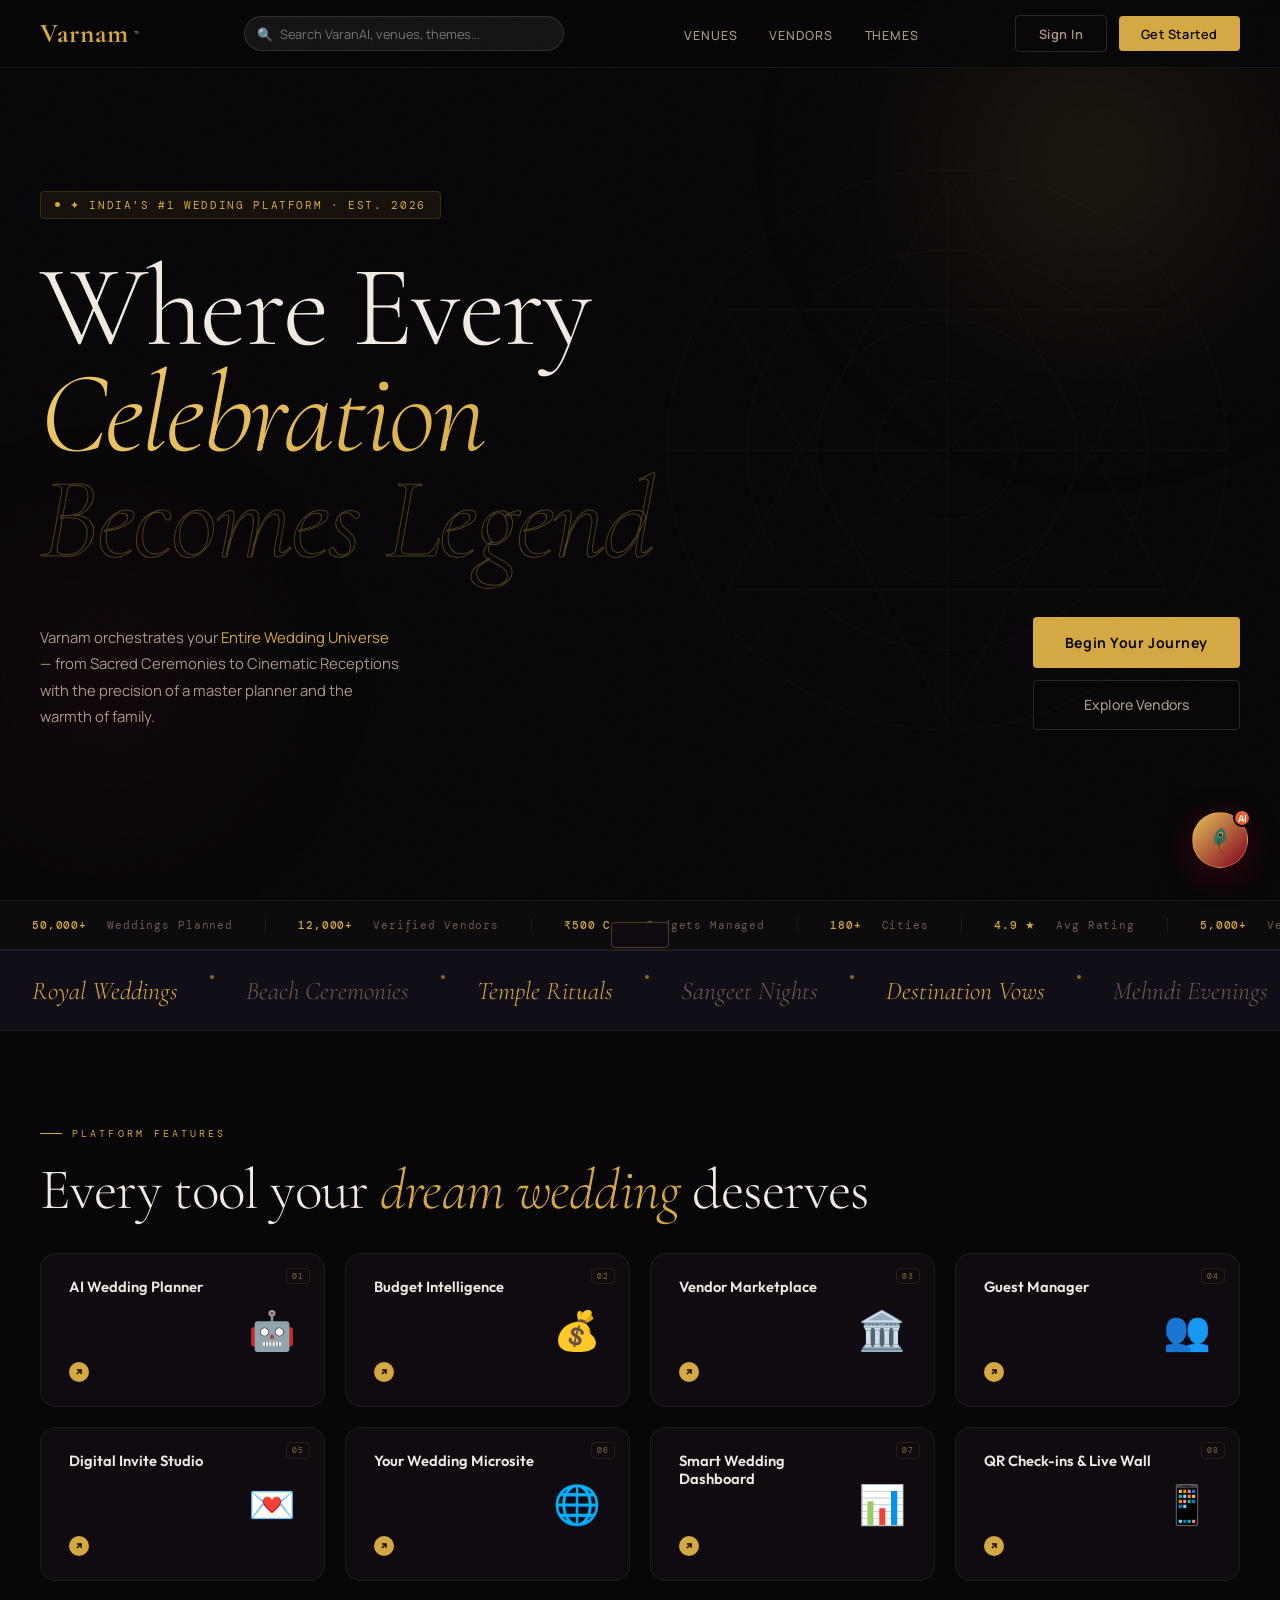
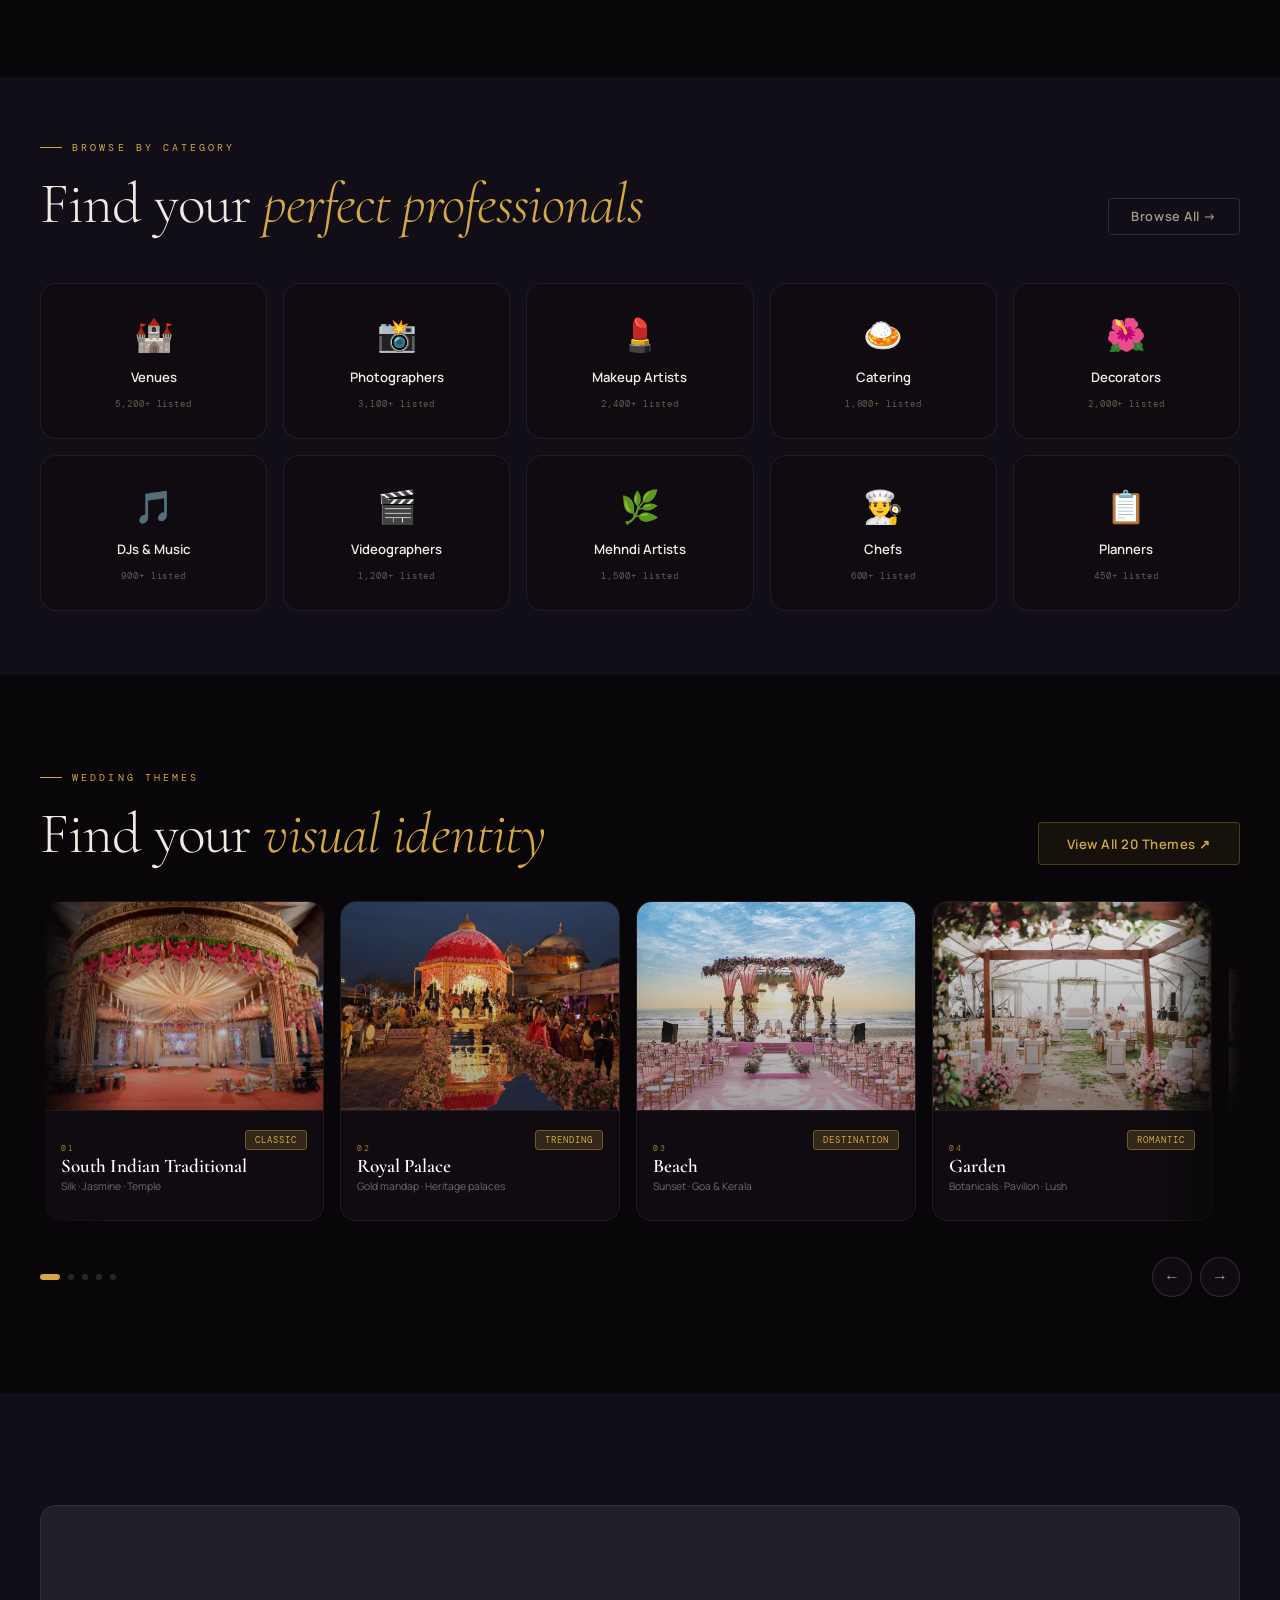
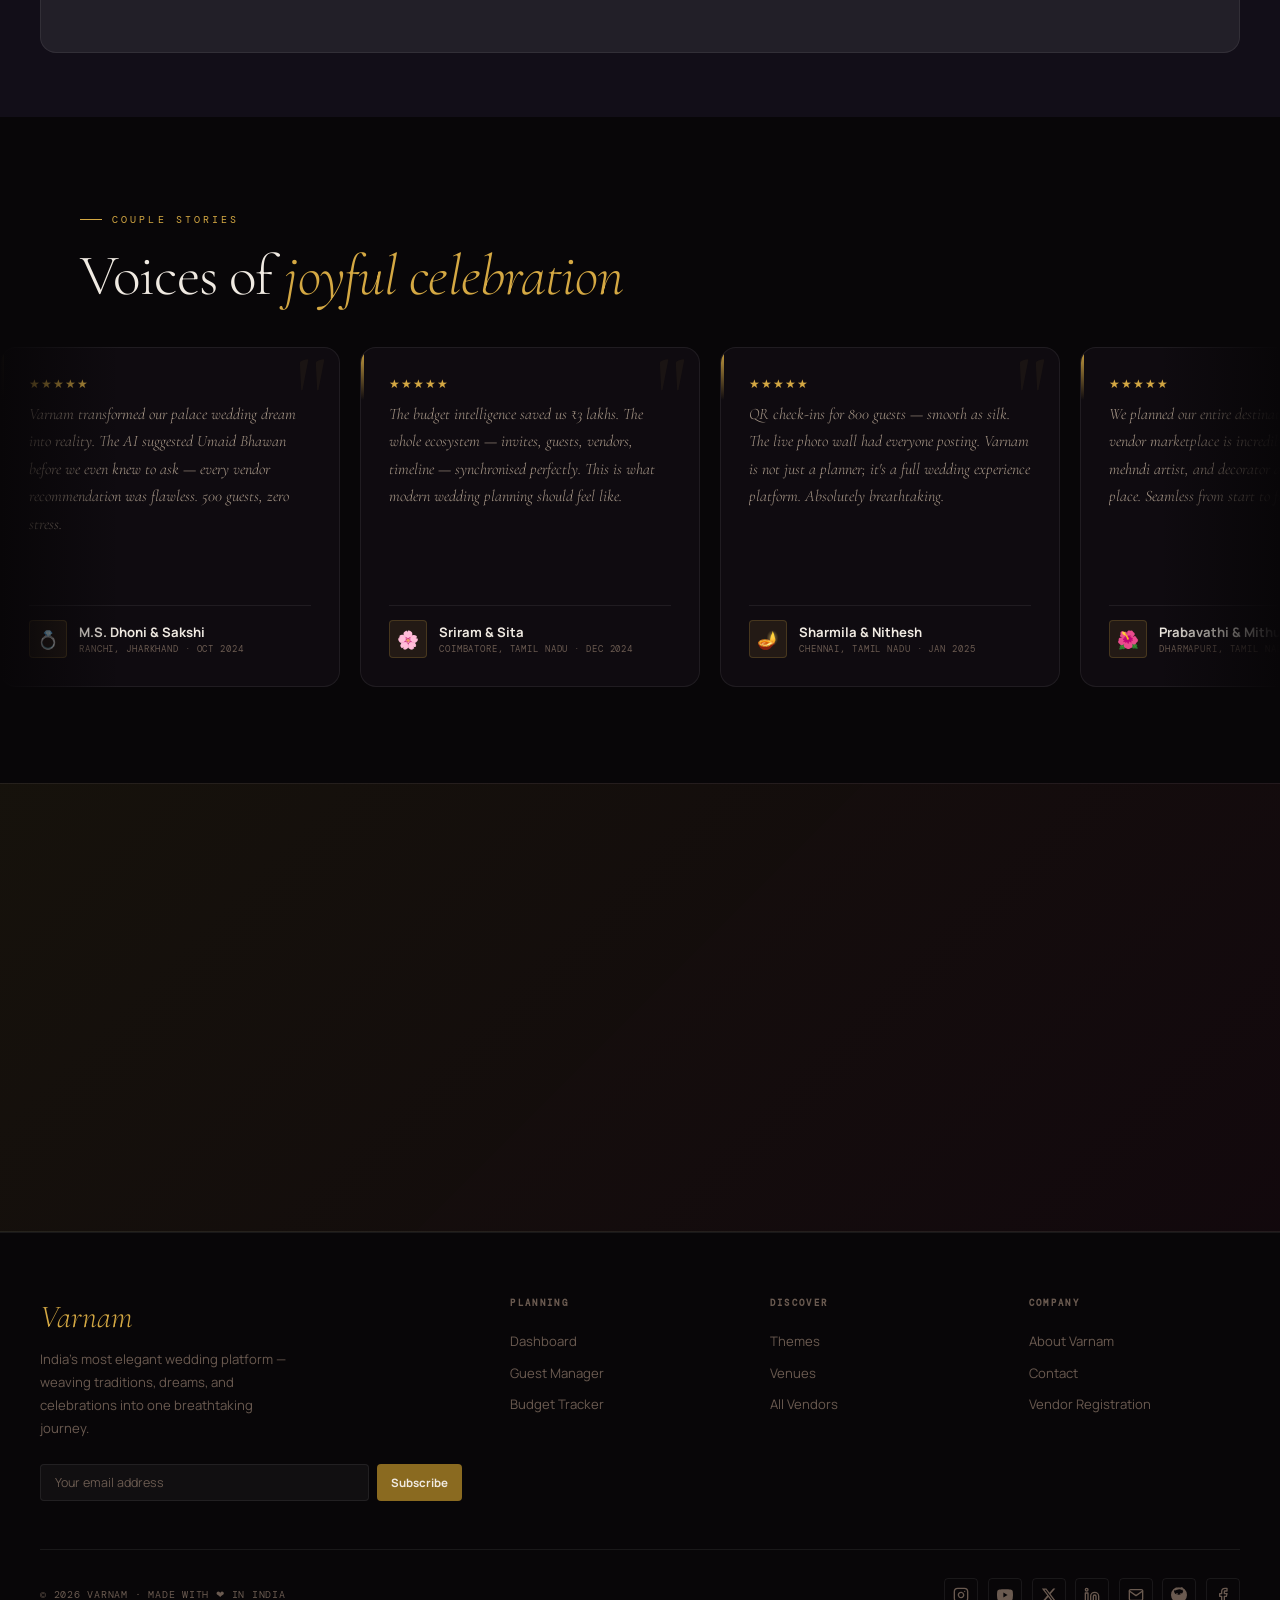
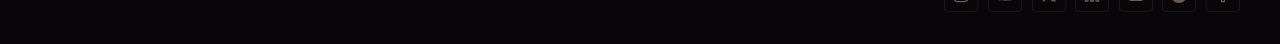
<file: dashboard.html>
<!DOCTYPE html>
<html lang="en">

<head>
  <meta charset="UTF-8">
  <meta name="viewport" content="width=device-width, initial-scale=1.0">
  <title>Dashboard — Varnam</title>
  <link
    href="https://fonts.googleapis.com/css2?family=Cormorant+Garamond:ital,wght@0,300;0,400;0,600;0,700;1,300;1,400;1,700&family=Manrope:wght@300;400;500;600;700;800;900&family=DM+Mono:wght@300;400;500&display=swap"
    rel="stylesheet">
  <style>
    :root {
      --ink: #080608;
      --ink2: #0f0b10;
      --ink3: #1a1220;
      --surface: #120e18;
      --border: rgba(255, 255, 255, 0.07);
      --border2: rgba(255, 255, 255, 0.13);
      --gold: #D4A843;
      --gold2: #F0C96A;
      --gold3: #8A6A20;
      --ember: #E85D30;
      --rose: #C43060;
      --green: #3A9A5A;
      --text: #F0EAE2;
      --text2: #A89888;
      --text3: #6A5A50;
      --r4: 4px;
      --r8: 8px;
      --r16: 16px;
      --r24: 24px;
    }

    .modal-overlay {
      position: fixed;
      inset: 0;
      background: rgba(0, 0, 0, 0.75);
      backdrop-filter: blur(8px);
      z-index: 9000;
      display: flex;
      align-items: center;
      justify-content: center;
      opacity: 0;
      visibility: hidden;
      transition: all 0.3s;
    }

    .modal-overlay.open {
      opacity: 1;
      visibility: visible;
    }

    .modal {
      background: var(--ink2);
      border: 1px solid var(--border2);
      border-radius: var(--r24);
      padding: 2.5rem;
      max-width: 480px;
      width: 90%;
      max-height: 90vh;
      overflow-y: auto;
      transform: translateY(20px) scale(0.97);
      transition: transform 0.3s;
    }

    .modal-overlay.open .modal {
      transform: translateY(0) scale(1);
    }

    *,
    *::before,
    *::after {
      margin: 0;
      padding: 0;
      box-sizing: border-box;
    }

    html {
      scroll-behavior: smooth;
    }

    body {
      font-family: 'Manrope', sans-serif;
      background: var(--ink);
      color: var(--text);
      overflow-x: hidden;
      -webkit-font-smoothing: antialiased;
      display: flex;
      min-height: 100vh;
    }

    ::-webkit-scrollbar {
      width: 3px;
    }

    ::-webkit-scrollbar-track {
      background: var(--ink);
    }

    ::-webkit-scrollbar-thumb {
      background: var(--gold3);
    }

    #toast {
      position: fixed;
      bottom: 2rem;
      left: 50%;
      transform: translateX(-50%) translateY(80px);
      background: var(--ink2);
      border: 1px solid rgba(212, 168, 67, .3);
      border-radius: var(--r4);
      padding: .75rem 1.75rem;
      font-family: 'DM Mono', monospace;
      font-size: .72rem;
      color: var(--gold);
      letter-spacing: .08em;
      z-index: 9990;
      transition: transform .3s;
      pointer-events: none;
      white-space: nowrap;
    }

    #toast.show {
      transform: translateX(-50%) translateY(0);
    }

    /* ── SIDEBAR ── */
    .sidebar {
      width: 240px;
      min-height: 100vh;
      background: var(--ink2);
      border-right: 1px solid var(--border);
      display: flex;
      flex-direction: column;
      position: fixed;
      top: 0;
      left: 0;
      bottom: 0;
      z-index: 100;
    }

    .sidebar-logo {
      padding: 1.75rem 1.5rem 1.25rem;
      border-bottom: 1px solid var(--border);
    }

    .sidebar-logo a {
      font-family: 'Outfit', sans-serif;
      font-size: 1.6rem;
      font-weight: 700;
      color: var(--gold);
      text-decoration: none;
    }

    .sidebar-logo p {
      font-family: 'DM Mono', monospace;
      font-size: .58rem;
      color: var(--text3);
      letter-spacing: .15em;
      text-transform: uppercase;
      margin-top: .2rem;
    }

    .sidebar-nav {
      flex: 1;
      padding: 1.25rem 0;
      overflow-y: auto;
    }

    .nav-group-label {
      font-family: 'DM Mono', monospace;
      font-size: .55rem;
      letter-spacing: .25em;
      text-transform: uppercase;
      color: var(--text3);
      padding: .75rem 1.5rem .35rem;
    }

    .nav-item {
      display: flex;
      align-items: center;
      gap: .75rem;
      padding: .65rem 1.5rem;
      color: var(--text2);
      text-decoration: none;
      font-size: .82rem;
      font-weight: 500;
      transition: all .2s;
      cursor: pointer;
      border: none;
      background: none;
      width: 100%;
      text-align: left;
    }

    .nav-item:hover {
      color: var(--text);
      background: rgba(255, 255, 255, .04);
    }

    .nav-item.active {
      color: var(--gold);
      background: rgba(212, 168, 67, .08);
      border-right: 2px solid var(--gold);
    }

    .nav-item .ico {
      width: 18px;
      text-align: center;
      font-size: .95rem;
    }

    .nav-item .badge-count {
      margin-left: auto;
      background: var(--ember);
      color: #fff;
      border-radius: 100px;
      padding: .1rem .45rem;
      font-size: .6rem;
      font-weight: 700;
    }

    .sidebar-user {
      padding: 1.25rem 1.5rem;
      border-top: 1px solid var(--border);
    }

    .user-row {
      display: flex;
      align-items: center;
      gap: .75rem;
    }

    .user-av {
      width: 36px;
      height: 36px;
      border-radius: var(--r8);
      background: linear-gradient(135deg, var(--gold), var(--rose));
      display: flex;
      align-items: center;
      justify-content: center;
      font-size: 1rem;
      flex-shrink: 0;
    }

    .user-name {
      font-size: .82rem;
      font-weight: 600;
      color: var(--text);
    }

    .user-role {
      font-family: 'DM Mono', monospace;
      font-size: .58rem;
      color: var(--text3);
      letter-spacing: .08em;
    }

    /* ── MAIN ── */
    .main {
      margin-left: 240px;
      flex: 1;
      display: flex;
      flex-direction: column;
      min-height: 100vh;
    }

    .topbar {
      display: none !important;
    }

    select, select.field, .filter-sel {
      appearance: none !important;
      -webkit-appearance: none !important;
      -moz-appearance: none !important;
      background-image: url("data:image/svg+xml,%3Csvg xmlns='http://www.w3.org/2000/svg' width='12' height='12' viewBox='0 0 24 24' fill='none' stroke='%23A89888' stroke-width='2' stroke-linecap='round' stroke-linejoin='round'%3E%3Cpolyline points='6 9 12 15 18 9'%3E%3C/polyline%3E%3C/svg%3E") !important;
      background-repeat: no-repeat !important;
      background-position: right 1rem center !important;
      padding-right: 2.5rem !important;
    }

    .topbar-left {
      display: flex;
      align-items: center;
      gap: 1rem;
    }

    .topbar-title {
      font-family: 'Outfit', sans-serif;
      font-size: 1.4rem;
      font-weight: 600;
      color: var(--text);
    }

    .topbar-right {
      display: flex;
      align-items: center;
      gap: .75rem;
    }

    .tb-btn {
      background: rgba(255, 255, 255, .05);
      border: 1px solid var(--border2);
      border-radius: var(--r4);
      padding: .5rem .9rem;
      font-family: 'Manrope', sans-serif;
      font-size: .78rem;
      color: var(--text2);
      cursor: pointer;
      transition: all .2s;
      display: flex;
      align-items: center;
      gap: .4rem;
    }

    .tb-btn:hover {
      border-color: var(--gold);
      color: var(--gold);
    }

    .tb-btn-gold {
      background: var(--gold);
      color: var(--ink);
      border-color: var(--gold);
      font-weight: 700;
    }

    .tb-btn-gold:hover {
      background: var(--gold2);
      color: var(--ink);
    }

    .notif-btn {
      position: relative;
      width: 36px;
      height: 36px;
      border-radius: var(--r4);
      background: rgba(255, 255, 255, .05);
      border: 1px solid var(--border2);
      display: flex;
      align-items: center;
      justify-content: center;
      cursor: pointer;
      font-size: 1rem;
    }

    .notif-dot {
      position: absolute;
      top: 6px;
      right: 6px;
      width: 7px;
      height: 7px;
      border-radius: 50%;
      background: var(--ember);
      border: 1.5px solid var(--ink2);
    }

    .page-content {
      padding: 2rem;
      flex: 1;
    }

    /* ── COUNTDOWN BANNER ── */
    .countdown-banner {
      background: linear-gradient(135deg, rgba(212, 168, 67, .12), rgba(196, 48, 96, .08));
      border: 1px solid rgba(212, 168, 67, .2);
      border-radius: var(--r16);
      padding: 1.5rem 2rem;
      margin-bottom: 2rem;
      display: flex;
      align-items: center;
      justify-content: space-between;
      flex-wrap: wrap;
      gap: 1rem;
    }

    .cd-left {}

    .cd-label {
      font-family: 'DM Mono', monospace;
      font-size: .6rem;
      letter-spacing: .2em;
      text-transform: uppercase;
      color: var(--gold);
      margin-bottom: .4rem;
    }

    .cd-title {
      font-family: 'Outfit', sans-serif;
      font-size: 1.5rem;
      font-weight: 600;
      color: var(--text);
    }

    .cd-units {
      display: flex;
      gap: 1rem;
      margin-top: .75rem;
    }

    .cd-unit {
      text-align: center;
      background: rgba(212, 168, 67, .1);
      border: 1px solid rgba(212, 168, 67, .2);
      border-radius: var(--r8);
      padding: .6rem .9rem;
      min-width: 64px;
    }

    .cd-num {
      font-family: 'Outfit', sans-serif;
      font-size: 2rem;
      font-weight: 700;
      color: var(--gold);
      line-height: 1;
    }

    .cd-lbl {
      font-family: 'DM Mono', monospace;
      font-size: .55rem;
      color: var(--text3);
      letter-spacing: .12em;
      text-transform: uppercase;
    }

    .progress-pill {
      background: rgba(255, 255, 255, .04);
      border: 1px solid var(--border);
      border-radius: var(--r8);
      padding: 1rem 1.5rem;
      min-width: 220px;
    }

    .prog-label {
      font-family: 'DM Mono', monospace;
      font-size: .58rem;
      letter-spacing: .15em;
      text-transform: uppercase;
      color: var(--text3);
      margin-bottom: .5rem;
      display: flex;
      justify-content: space-between;
    }

    .prog-label span {
      color: var(--gold);
      font-weight: 600;
    }

    .prog-bar {
      height: 8px;
      background: var(--border);
      border-radius: 4px;
      overflow: hidden;
    }

    .prog-fill {
      height: 100%;
      background: linear-gradient(90deg, var(--gold), var(--rose));
      border-radius: 4px;
      transition: width 1.5s ease;
    }

    /* ── STATS GRID ── */
    .stats-grid {
      display: grid;
      grid-template-columns: repeat(4, 1fr);
      gap: 1.25rem;
      margin-bottom: 2rem;
    }

    .stat-card {
      background: var(--ink2);
      border: 1px solid var(--border);
      border-radius: var(--r16);
      padding: 1.5rem;
      position: relative;
      overflow: hidden;
      transition: border-color .2s;
    }

    .stat-card:hover {
      border-color: rgba(212, 168, 67, .2);
    }

    .stat-card::before {
      content: '';
      position: absolute;
      top: 0;
      left: 0;
      right: 0;
      height: 2px;
      background: var(--accent, var(--gold));
    }

    .stat-icon {
      font-size: 1.5rem;
      margin-bottom: .75rem;
    }

    .stat-val {
      font-family: 'Outfit', sans-serif;
      font-size: 2.2rem;
      font-weight: 700;
      color: var(--text);
      line-height: 1;
      margin-bottom: .2rem;
    }

    .stat-lbl {
      font-size: .78rem;
      color: var(--text2);
    }

    .stat-change {
      font-family: 'DM Mono', monospace;
      font-size: .65rem;
      margin-top: .5rem;
      display: flex;
      align-items: center;
      gap: .3rem;
    }

    .stat-change.up {
      color: var(--green);
    }

    .stat-change.warn {
      color: var(--ember);
    }

    /* ── TWO COL ── */
    .two-col {
      display: grid;
      grid-template-columns: 1fr 1fr;
      gap: 1.25rem;
      margin-bottom: 2rem;
    }

    .three-col {
      display: grid;
      grid-template-columns: 2fr 1fr;
      gap: 1.25rem;
      margin-bottom: 2rem;
    }

    /* ── PANEL ── */
    .panel {
      background: var(--ink2);
      border: 1px solid var(--border);
      border-radius: var(--r16);
      overflow: hidden;
    }

    .panel-header {
      padding: 1.25rem 1.5rem;
      border-bottom: 1px solid var(--border);
      display: flex;
      align-items: center;
      justify-content: space-between;
    }

    .panel-title {
      font-family: 'Manrope', sans-serif;
      font-size: .875rem;
      font-weight: 700;
      color: var(--text);
    }

    .panel-link {
      font-family: 'DM Mono', monospace;
      font-size: .6rem;
      letter-spacing: .1em;
      color: var(--gold);
      text-decoration: none;
      cursor: pointer;
      background: none;
      border: none;
    }

    .panel-body {
      padding: 1.25rem 1.5rem;
    }

    /* ── CHECKLIST ── */
    .check-item {
      display: flex;
      align-items: center;
      gap: .75rem;
      padding: .65rem 0;
      border-bottom: 1px solid var(--border);
      cursor: pointer;
    }

    .check-item:last-child {
      border-bottom: none;
    }

    .check-box {
      width: 18px;
      height: 18px;
      border-radius: 4px;
      border: 1.5px solid var(--border2);
      display: flex;
      align-items: center;
      justify-content: center;
      flex-shrink: 0;
      transition: all .2s;
      font-size: .7rem;
    }

    .check-box.done {
      background: var(--green);
      border-color: var(--green);
      color: #fff;
    }

    .check-box.urgent {
      border-color: var(--ember);
    }

    .check-text {
      font-size: .82rem;
      color: var(--text2);
      flex: 1;
    }

    .check-text.done {
      text-decoration: line-through;
      color: var(--text3);
    }

    .check-due {
      font-family: 'DM Mono', monospace;
      font-size: .6rem;
      color: var(--text3);
    }

    .check-due.urgent {
      color: var(--ember);
    }

    /* ── VENDOR STATUS ── */
    .vendor-row {
      display: flex;
      align-items: center;
      gap: .75rem;
      padding: .75rem 0;
      border-bottom: 1px solid var(--border);
    }

    .vendor-row:last-child {
      border-bottom: none;
    }

    .vendor-av {
      width: 36px;
      height: 36px;
      border-radius: var(--r8);
      display: flex;
      align-items: center;
      justify-content: center;
      font-size: .95rem;
      flex-shrink: 0;
      border: 1px solid var(--border);
    }

    .vendor-info {
      flex: 1;
    }

    .vendor-name {
      font-size: .82rem;
      font-weight: 600;
      color: var(--text);
    }

    .vendor-type {
      font-family: 'DM Mono', monospace;
      font-size: .58rem;
      color: var(--text3);
      letter-spacing: .06em;
    }

    .status-pill {
      padding: .22rem .65rem;
      border-radius: 100px;
      font-family: 'DM Mono', monospace;
      font-size: .58rem;
      font-weight: 600;
      letter-spacing: .08em;
      white-space: nowrap;
    }

    .sp-booked {
      background: rgba(58, 154, 90, .12);
      border: 1px solid rgba(58, 154, 90, .25);
      color: #5ABA7A;
    }

    .sp-pending {
      background: rgba(232, 93, 48, .1);
      border: 1px solid rgba(232, 93, 48, .25);
      color: var(--ember);
    }

    .sp-enquiry {
      background: rgba(212, 168, 67, .1);
      border: 1px solid rgba(212, 168, 67, .25);
      color: var(--gold);
    }

    /* ── GUEST STATS ── */
    .guest-donut {
      position: relative;
      width: 120px;
      height: 120px;
      margin: 0 auto 1rem;
    }

    .guest-donut svg {
      transform: rotate(-90deg);
    }

    .guest-center {
      position: absolute;
      inset: 0;
      display: flex;
      flex-direction: column;
      align-items: center;
      justify-content: center;
      text-align: center;
    }

    .guest-num {
      font-family: 'Outfit', sans-serif;
      font-size: 1.6rem;
      font-weight: 700;
      color: var(--gold);
      line-height: 1;
    }

    .guest-sub {
      font-family: 'DM Mono', monospace;
      font-size: .52rem;
      color: var(--text3);
      letter-spacing: .08em;
    }

    .guest-legend {
      display: flex;
      flex-direction: column;
      gap: .5rem;
    }

    .gl-item {
      display: flex;
      align-items: center;
      gap: .6rem;
      font-size: .78rem;
      color: var(--text2);
    }

    .gl-dot {
      width: 8px;
      height: 8px;
      border-radius: 50%;
      flex-shrink: 0;
    }

    .gl-count {
      margin-left: auto;
      font-family: 'DM Mono', monospace;
      font-size: .72rem;
      color: var(--text);
    }

    /* ── BUDGET BAR ── */
    .budget-cat {
      display: flex;
      align-items: center;
      gap: .75rem;
      margin-bottom: .85rem;
    }

    .budget-cat:last-child {
      margin-bottom: 0;
    }

    .bc-ico {
      font-size: 1rem;
      width: 20px;
      text-align: center;
    }

    .bc-lbl {
      font-size: .78rem;
      color: var(--text2);
      width: 90px;
      flex-shrink: 0;
    }

    .bc-bar-wrap {
      flex: 1;
      height: 6px;
      background: var(--border);
      border-radius: 3px;
      overflow: hidden;
    }

    .bc-bar {
      height: 100%;
      border-radius: 3px;
      transition: width 1.5s ease;
    }

    .bc-amt {
      font-family: 'DM Mono', monospace;
      font-size: .68rem;
      color: var(--text);
      min-width: 52px;
      text-align: right;
    }

    /* ── TIMELINE ── */
    .timeline {
      position: relative;
      padding-left: 1.5rem;
    }

    .timeline::before {
      content: '';
      position: absolute;
      left: .4rem;
      top: 0;
      bottom: 0;
      width: 1px;
      background: var(--border);
    }

    .tl-item {
      position: relative;
      padding: .6rem 0 .6rem 1.25rem;
      cursor: pointer;
    }

    .tl-dot {
      position: absolute;
      left: -1.1rem;
      top: .85rem;
      width: 10px;
      height: 10px;
      border-radius: 50%;
      border: 2px solid var(--border2);
      background: var(--ink2);
      transition: all .2s;
    }

    .tl-item.done .tl-dot {
      background: var(--green);
      border-color: var(--green);
    }

    .tl-item.upcoming .tl-dot {
      background: var(--gold);
      border-color: var(--gold);
      box-shadow: 0 0 8px rgba(212, 168, 67, .4);
    }

    .tl-date {
      font-family: 'DM Mono', monospace;
      font-size: .58rem;
      color: var(--text3);
      letter-spacing: .1em;
      margin-bottom: .2rem;
    }

    .tl-event {
      font-size: .82rem;
      font-weight: 600;
      color: var(--text);
    }

    .tl-desc {
      font-size: .73rem;
      color: var(--text3);
      margin-top: .15rem;
    }

    /* ── RECENT ACTIVITY ── */
    .act-item {
      display: flex;
      align-items: flex-start;
      gap: .75rem;
      padding: .75rem 0;
      border-bottom: 1px solid var(--border);
    }

    .act-item:last-child {
      border-bottom: none;
    }

    .act-ico {
      width: 32px;
      height: 32px;
      border-radius: var(--r8);
      display: flex;
      align-items: center;
      justify-content: center;
      font-size: .85rem;
      flex-shrink: 0;
    }

    .act-text {
      flex: 1;
      font-size: .8rem;
      color: var(--text2);
      line-height: 1.5;
    }

    .act-text strong {
      color: var(--text);
      font-weight: 600;
    }

    .act-time {
      font-family: 'DM Mono', monospace;
      font-size: .6rem;
      color: var(--text3);
      white-space: nowrap;
    }

    /* ── MINI CALENDAR ── */
    .mini-cal {
      font-family: 'DM Mono', monospace;
    }

    .cal-header {
      display: flex;
      justify-content: space-between;
      align-items: center;
      margin-bottom: 1rem;
    }

    .cal-title {
      font-size: .78rem;
      font-weight: 600;
      color: var(--text);
      font-family: 'Manrope', sans-serif;
    }

    .cal-nav {
      width: 24px;
      height: 24px;
      border-radius: 4px;
      background: rgba(255, 255, 255, .05);
      border: 1px solid var(--border);
      color: var(--text2);
      cursor: pointer;
      font-size: .75rem;
      display: flex;
      align-items: center;
      justify-content: center;
    }

    .cal-grid {
      display: grid;
      grid-template-columns: repeat(7, 1fr);
      gap: 2px;
    }

    .cal-day-lbl {
      text-align: center;
      font-size: .55rem;
      color: var(--text3);
      letter-spacing: .05em;
      padding-bottom: .4rem;
    }

    .cal-day {
      width: 100%;
      aspect-ratio: 1;
      display: flex;
      align-items: center;
      justify-content: center;
      font-size: .68rem;
      color: var(--text3);
      border-radius: 4px;
      cursor: pointer;
      transition: all .2s;
    }

    .cal-day:hover {
      background: rgba(255, 255, 255, .06);
      color: var(--text);
    }

    .cal-day.today {
      background: var(--gold);
      color: var(--ink);
      font-weight: 700;
    }

    .cal-day.event {
      background: rgba(212, 168, 67, .12);
      color: var(--gold);
      font-weight: 600;
    }

    .cal-day.wedding {
      background: var(--rose);
      color: #fff;
      font-weight: 700;
    }

    /* RESPONSIVE */
    @media(max-width:1200px) {
      .stats-grid {
        grid-template-columns: repeat(2, 1fr);
      }

      .three-col {
        grid-template-columns: 1fr;
      }
    }

    @media(max-width:900px) {
      .sidebar {
        width: 60px;
      }

      .sidebar-logo p,
      .nav-item span:not(.ico),
      .nav-group-label,
      .user-name,
      .user-role,
      .sidebar-logo a {
        display: none;
      }

      .nav-item {
        justify-content: center;
        padding: .75rem;
      }

      .user-row {
        justify-content: center;
      }

      .main {
        margin-left: 60px;
      }

      .two-col {
        grid-template-columns: 1fr;
      }

      .stats-grid {
        grid-template-columns: repeat(2, 1fr);
      }
    }

    @media(max-width:600px) {
      .stats-grid {
        grid-template-columns: 1fr;
      }

      .two-col,
      .three-col {
        grid-template-columns: 1fr;
      }

      .page-content {
        padding: 1rem;
      }
    }

    /* FOOTER in dashboard */
    .dash-footer {
      padding: 1.5rem 2rem;
      border-top: 1px solid var(--border);
      display: flex;
      justify-content: space-between;
      align-items: center;
      flex-wrap: wrap;
      gap: 1rem;
      background: var(--ink2);
    }

    .dash-footer-copy {
      font-family: 'DM Mono', monospace;
      font-size: .58rem;
      color: var(--text3);
      letter-spacing: .08em;
    }

    .dash-footer-links {
      display: flex;
      gap: 1.5rem;
    }

    .dash-footer-links a {
      font-size: .78rem;
      color: var(--text3);
      text-decoration: none;
      transition: color .2s;
    }

    .dash-footer-links a:hover {
      color: var(--gold);
    }

    /* Custom premium form styles */
    .form-row {
      margin-bottom: 1.5rem;
    }

    .form-row-2 {
      display: grid;
      grid-template-columns: 1fr 1fr;
      gap: 1.5rem;
      margin-bottom: 1.5rem;
    }

    @media (max-width: 768px) {
      .form-row-2 {
        grid-template-columns: 1fr;
        gap: 1rem;
      }
    }

    .field-label {
      display: block;
      font-family: 'DM Mono', monospace;
      font-size: 0.65rem;
      letter-spacing: 0.15em;
      text-transform: uppercase;
      color: var(--text3);
      margin-bottom: 0.5rem;
      font-weight: 500;
    }

    .field {
      background: rgba(255, 255, 255, 0.03);
      border: 1px solid rgba(255, 255, 255, 0.08);
      border-radius: var(--r8);
      padding: 0.8rem 1rem;
      font-size: 0.85rem;
      color: var(--text);
      font-family: 'Manrope', sans-serif;
      outline: none;
      width: 100%;
      transition: all 0.25s cubic-bezier(0.23, 1, 0.32, 1);
      box-shadow: inset 0 2px 4px rgba(0, 0, 0, 0.2);
    }

    .field:hover {
      border-color: rgba(212, 168, 67, 0.25);
      background: rgba(255, 255, 255, 0.05);
    }

    .field:focus {
      border-color: var(--gold);
      background: rgba(255, 255, 255, 0.06);
      box-shadow: 0 0 0 3px rgba(212, 168, 67, 0.15), inset 0 2px 4px rgba(0, 0, 0, 0.2);
    }

    .field::placeholder {
      color: rgba(255, 255, 255, 0.2);
    }

    /* Styled select elements */
    select.field {
      appearance: none;
      -webkit-appearance: none;
      background-image: url("data:image/svg+xml,%3Csvg xmlns='http://www.w3.org/2000/svg' viewBox='0 0 24 24' fill='none' stroke='%23D4A843' stroke-width='2' stroke-linecap='round' stroke-linejoin='round'%3E%3Cpolyline points='6 9 12 15 18 9'%3E%3C/polyline%3E%3C/svg%3E");
      background-repeat: no-repeat;
      background-position: right 1rem center;
      background-size: 0.9em;
      padding-right: 2.5rem;
      cursor: pointer;
    }

    select.field option {
      background: var(--ink2);
      color: var(--text);
      padding: 0.75rem;
    }

    /* Premium toggle switch */
    .switch-label-wrap {
      display: flex;
      align-items: center;
      justify-content: space-between;
      padding: 1rem 1.25rem;
      background: rgba(255, 255, 255, 0.02);
      border: 1px solid rgba(255, 255, 255, 0.05);
      border-radius: var(--r12);
      transition: all 0.2s;
      margin-top: 1rem;
    }

    .switch-label-wrap:hover {
      background: rgba(255, 255, 255, 0.04);
      border-color: rgba(255, 255, 255, 0.08);
    }

    .switch-text-container {
      display: flex;
      flex-direction: column;
      gap: 0.25rem;
    }

    .switch-title {
      font-size: 0.85rem;
      font-weight: 600;
      color: var(--text);
    }

    .switch-subtitle {
      font-size: 0.72rem;
      color: var(--text3);
      line-height: 1.4;
    }

    .switch {
      position: relative;
      display: inline-block;
      width: 44px;
      height: 24px;
      flex-shrink: 0;
    }

    .switch input {
      opacity: 0;
      width: 0;
      height: 0;
    }

    .slider {
      position: absolute;
      cursor: pointer;
      top: 0;
      left: 0;
      right: 0;
      bottom: 0;
      background-color: rgba(255, 255, 255, 0.08);
      border: 1px solid rgba(255, 255, 255, 0.1);
      transition: all 0.3s cubic-bezier(0.23, 1, 0.32, 1);
      border-radius: 24px;
    }

    .slider:before {
      position: absolute;
      content: "";
      height: 16px;
      width: 16px;
      left: 3px;
      bottom: 3px;
      background-color: var(--text2);
      transition: all 0.3s cubic-bezier(0.23, 1, 0.32, 1);
      border-radius: 50%;
      box-shadow: 0 2px 4px rgba(0, 0, 0, 0.4);
    }

    input:checked+.slider {
      background-color: rgba(212, 168, 67, 0.25);
      border-color: var(--gold);
    }

    input:checked+.slider:before {
      transform: translateX(20px);
      background-color: var(--gold);
    }

    /* ── ONBOARDING OVERLAY WIZARD STYLE ── */
    .onboarding-overlay {
      position: fixed;
      inset: 0;
      background: var(--ink);
      z-index: 10000;
      display: flex;
      align-items: center;
      justify-content: center;
      padding: 2rem;
      overflow: hidden;
      backdrop-filter: blur(15px);
    }

    .onboarding-container {
      background: var(--ink2);
      border: 1px solid var(--border2);
      border-radius: var(--r24);
      max-width: 760px;
      width: 100%;
      max-height: 90vh;
      overflow-y: auto;
      padding: 3rem;
      box-shadow: 0 30px 60px rgba(0, 0, 0, 0.8);
      position: relative;
      border-top: 2px solid var(--gold);
    }

    .onboarding-header {
      margin-bottom: 2.5rem;
      text-align: center;
    }

    .onboarding-logo {
      font-family: 'Outfit', sans-serif;
      font-size: 2.8rem;
      font-weight: 300;
      font-style: italic;
      color: var(--gold);
      margin-bottom: 0.4rem;
    }

    .onboarding-subtitle {
      font-size: 0.65rem;
      color: var(--text2);
      letter-spacing: 0.25em;
      text-transform: uppercase;
      font-family: 'DM Mono', monospace;
    }

    .setup-step {
      display: none;
    }

    .setup-step.active {
      display: block;
    }

    .onboarding-progress {
      display: flex;
      justify-content: space-between;
      margin-bottom: 3rem;
      position: relative;
      max-width: 500px;
      margin-left: auto;
      margin-right: auto;
    }

    .onboarding-progress::before {
      content: '';
      position: absolute;
      top: 50%;
      left: 0;
      right: 0;
      height: 2px;
      background: var(--border);
      z-index: 1;
      transform: translateY(-50%);
    }

    .progress-bar-fill {
      position: absolute;
      top: 50%;
      left: 0;
      height: 2px;
      background: var(--gold);
      z-index: 2;
      transform: translateY(-50%);
      transition: width 0.3s ease;
      width: 0%;
    }

    .progress-step-dot {
      width: 36px;
      height: 36px;
      border-radius: 50%;
      background: var(--ink2);
      border: 2px solid var(--border2);
      display: flex;
      align-items: center;
      justify-content: center;
      font-family: 'DM Mono', monospace;
      font-size: 0.8rem;
      color: var(--text3);
      position: relative;
      z-index: 3;
      transition: all 0.3s cubic-bezier(0.23, 1, 0.32, 1);
    }

    .progress-step-dot.active {
      border-color: var(--gold);
      color: var(--gold);
      background: var(--ink2);
      box-shadow: 0 0 15px rgba(212, 168, 67, 0.3);
    }

    .progress-step-dot.completed {
      border-color: var(--green);
      color: #fff;
      background: var(--green);
    }

    .step-title {
      font-family: 'Outfit', sans-serif;
      font-size: 1.8rem;
      font-weight: 300;
      color: var(--text);
      margin-bottom: 1.5rem;
      border-bottom: 1px solid var(--border);
      padding-bottom: 0.5rem;
    }

    .step-actions {
      display: flex;
      justify-content: space-between;
      margin-top: 2.5rem;
      padding-top: 1.5rem;
      border-top: 1px solid var(--border);
    }

    /* Guest table styling in onboarding */
    .setup-guest-table {
      width: 100%;
      border-collapse: collapse;
      margin-top: 1rem;
    }

    .setup-guest-table th,
    .setup-guest-table td {
      padding: 0.6rem;
      border-bottom: 1px solid var(--border);
      font-size: 0.8rem;
    }

    .setup-guest-table th {
      text-align: left;
      font-family: 'DM Mono', monospace;
      color: var(--text3);
      text-transform: uppercase;
      font-size: 0.65rem;
    }

    .btn-delete-row {
      background: none;
      border: none;
      color: var(--rose);
      cursor: pointer;
      font-size: 0.85rem;
    }

    .btn-delete-row:hover {
      color: #ff5080;
    }

    /* Premium CTA Buttons styling */
    .btn {
      display: inline-flex;
      align-items: center;
      justify-content: center;
      gap: 0.5rem;
      padding: 0.75rem 1.6rem;
      border-radius: var(--r8);
      font-family: 'Manrope', sans-serif;
      font-size: 0.85rem;
      font-weight: 600;
      letter-spacing: 0.04em;
      cursor: pointer;
      transition: all 0.25s cubic-bezier(0.23, 1, 0.32, 1);
      text-decoration: none;
      border: none;
      outline: none;
    }

    .btn-ghost {
      background: rgba(255, 255, 255, 0.03);
      border: 1px solid var(--border2);
      color: var(--text2);
    }

    .btn-ghost:hover {
      border-color: var(--gold);
      color: var(--gold);
      background: rgba(212, 168, 67, 0.05);
    }

    .btn-gold {
      background: var(--gold);
      color: var(--ink);
      font-weight: 700;
      box-shadow: 0 4px 12px rgba(212, 168, 67, 0.15);
    }

    .btn-gold:hover {
      background: var(--gold2);
      color: var(--ink);
      box-shadow: 0 0 25px rgba(212, 168, 67, 0.35);
      transform: translateY(-1px);
    }
  </style>
</head>

<body>

  <!-- ONBOARDING SETUP WIZARD OVERLAY -->
  <div id="onboarding-overlay" class="onboarding-overlay">
    <div class="onboarding-container" style="position:relative;">
      <div style="position:absolute;top:1.5rem;left:1.5rem;z-index:11000;">
        <button onclick="saveOnboardingDraft()" class="tb-btn"
          style="padding:0.45rem 0.9rem;font-size:0.75rem;background:rgba(212,168,67,0.12);border-color:rgba(212,168,67,0.3);color:var(--gold);">💾
          Save as Draft</button>
      </div>
      <div style="position:absolute;top:1.5rem;right:1.5rem;z-index:11000;">
        <button onclick="closeOnboardingDraft()"
          style="background:none;border:none;color:var(--text3);font-size:1.2rem;cursor:pointer;display:flex;align-items:center;justify-content:center;font-weight:600;font-family:'Manrope',sans-serif;"
          onmouseover="this.style.color='var(--rose)'" onmouseout="this.style.color='var(--text3)'">✕</button>
      </div>
      <div class="onboarding-header">
        <div class="onboarding-logo">Varnam</div>
        <div class="onboarding-subtitle">Begin Your Planning Journey</div>
      </div>

      <div class="onboarding-progress">
        <div class="progress-bar-fill" id="setup-progress-fill" style="width: 0%;"></div>
        <div class="progress-step-dot active" id="dot-1">1</div>
        <div class="progress-step-dot" id="dot-2">2</div>
        <div class="progress-step-dot" id="dot-3">3</div>
        <div class="progress-step-dot" id="dot-4">4</div>
        <div class="progress-step-dot" id="dot-5">5</div>
      </div>

      <!-- STEP 1: COUPLE & BUDGET -->
      <div class="setup-step active" id="setup-step-1">
        <div class="step-title">Step 1: The Couple & Budget</div>
        <div class="form-row-2">
          <div>
            <label class="field-label">Bride's Name</label>
            <input class="field" id="setup-bride-name" placeholder="e.g. Sita Iyer" required>
          </div>
          <div>
            <label class="field-label">Groom's Name</label>
            <input class="field" id="setup-groom-name" placeholder="e.g. Sriram Krishnan" required>
          </div>
        </div>
        <div class="form-row-2">
          <div>
            <label class="field-label">Bride's Email</label>
            <input class="field" type="email" id="setup-bride-email" placeholder="bride@example.com">
          </div>
          <div>
            <label class="field-label">Groom's Email</label>
            <input class="field" type="email" id="setup-groom-email" placeholder="groom@example.com">
          </div>
        </div>
        <div class="form-row-2">
          <div>
            <label class="field-label">Bride's Phone</label>
            <input class="field" id="setup-bride-phone" placeholder="e.g. +91 98765 43210">
          </div>
          <div>
            <label class="field-label">Groom's Phone</label>
            <input class="field" id="setup-groom-phone" placeholder="e.g. +91 98765 54321">
          </div>
        </div>
        <div class="form-row-2">
          <div>
            <label class="field-label">Wedding Date</label>
            <input class="field" type="date" id="setup-wedding-date" required>
          </div>
          <div>
            <label class="field-label">Wedding City</label>
            <input class="field" id="setup-wedding-city" placeholder="e.g. Udaipur, Rajasthan" required>
          </div>
        </div>
        <div class="form-row">
          <label class="field-label">Total Target Budget (₹)</label>
          <input class="field" type="number" id="setup-total-budget" placeholder="e.g. 4000000" required>
        </div>
        <div class="step-actions">
          <button class="btn btn-ghost" style="visibility:hidden;">Previous</button>
          <div style="display:flex;gap:0.5rem;">
            <button class="btn btn-ghost" onclick="showSetupStep(2)">Skip this step</button>
            <button class="btn btn-gold" onclick="setupNextStep(1)">Next: Families & Events →</button>
          </div>
        </div>
      </div>

      <!-- STEP 2: FAMILIES & EVENTS TIMELINE -->
      <div class="setup-step" id="setup-step-2">
        <div class="step-title">Step 2: Families & Timeline</div>
        <h4 style="margin-bottom:0.75rem; font-size:0.9rem; color:var(--gold);">Family Details</h4>
        <div class="form-row-2">
          <div>
            <label class="field-label">Bride's Father Name</label>
            <input class="field" id="setup-bride-father" placeholder="Father's Name">
          </div>
          <div>
            <label class="field-label">Bride's Mother Name</label>
            <input class="field" id="setup-bride-mother" placeholder="Mother's Name">
          </div>
        </div>
        <div class="form-row-2">
          <div>
            <label class="field-label">Groom's Father Name</label>
            <input class="field" id="setup-groom-father" placeholder="Father's Name">
          </div>
          <div>
            <label class="field-label">Groom's Mother Name</label>
            <input class="field" id="setup-groom-mother" placeholder="Mother's Name">
          </div>
        </div>
        <div class="form-row">
          <label class="field-label">Family Notes (Accommodation / Transport)</label>
          <textarea class="field" id="setup-family-notes" rows="2"
            placeholder="e.g. Relatives staying at Taj Rambagh..."></textarea>
        </div>

        <h4 style="margin-top:1.5rem; margin-bottom:0.75rem; font-size:0.9rem; color:var(--gold);">Wedding Timeline
          Events</h4>
        <div id="setup-timeline-events-container">
          <div class="form-row-2">
            <div>
              <label class="field-label">Engagement Date</label>
              <input class="field" type="date" id="setup-date-engagement">
            </div>
            <div>
              <label class="field-label">Mehndi Date</label>
              <input class="field" type="date" id="setup-date-mehndi">
            </div>
          </div>
          <div class="form-row-2">
            <div>
              <label class="field-label">Haldi Date</label>
              <input class="field" type="date" id="setup-date-haldi">
            </div>
            <div>
              <label class="field-label">Sangeet Date</label>
              <input class="field" type="date" id="setup-date-sangeet">
            </div>
          </div>
          <div class="form-row-2">
            <div>
              <label class="field-label">Wedding Date</label>
              <input class="field" type="date" id="setup-date-wedding">
            </div>
            <div>
              <label class="field-label">Reception Date</label>
              <input class="field" type="date" id="setup-date-reception">
            </div>
          </div>
        </div>
        <div style="margin-top: 1rem; margin-bottom: 1.5rem; display: flex; justify-content: flex-end;">
          <button type="button" class="btn btn-ghost" style="border-color: var(--gold); color: var(--gold); font-size: 0.75rem; padding: 0.45rem 1rem;" onclick="addNewCustomEventInput()">+ Add Custom Event</button>
        </div>
        <div class="step-actions">
          <button class="btn btn-ghost" onclick="setupPrevStep(2)">← Previous</button>
          <div style="display:flex;gap:0.5rem;">
            <button class="btn btn-ghost" onclick="showSetupStep(3)">Skip this step</button>
            <button class="btn btn-gold" onclick="setupNextStep(2)">Next: Booked Vendors →</button>
          </div>
        </div>
      </div>

      <!-- STEP 3: VENDORS -->
      <div class="setup-step" id="setup-step-3">
        <div class="step-title">Step 3: Booked Vendors</div>
        <p style="font-size:0.8rem; color:var(--text2); margin-bottom:1.5rem;">Enter details for any vendors you have
          booked. Leave blank if not booked yet.</p>

        <div
          style="max-height: 40vh; overflow-y: auto; padding-right: 0.5rem; display: flex; flex-direction: column; gap: 1.5rem;">
          <!-- Photographer -->
          <div
            style="background: rgba(255,255,255,0.02); padding: 1.25rem; border-radius: var(--r12); border: 1px solid var(--border);">
            <h4 style="font-size:0.85rem; color:var(--gold); margin-bottom:0.75rem;">📸 Photography Vendor</h4>
            <div class="form-row-2">
              <div>
                <label class="field-label">Studio/Name</label>
                <input class="field" id="vendor-photo-name" placeholder="e.g. Joseph Radhik">
              </div>
              <div>
                <label class="field-label">Cost (₹)</label>
                <input class="field" type="number" id="vendor-photo-cost" placeholder="e.g. 600000">
              </div>
            </div>
            <div class="form-row-2">
              <div>
                <label class="field-label">Status</label>
                <select class="field" id="vendor-photo-status">
                  <option value="Booked">Booked</option>
                  <option value="Pending">Pending</option>
                  <option value="Inquiry">Inquiry</option>
                </select>
              </div>
              <div>
                <label class="field-label">Dates</label>
                <input class="field" id="vendor-photo-dates" placeholder="e.g. Aug 21-25">
              </div>
            </div>
          </div>

          <!-- Decorator -->
          <div
            style="background: rgba(255,255,255,0.02); padding: 1.25rem; border-radius: var(--r12); border: 1px solid var(--border);">
            <h4 style="font-size:0.85rem; color:var(--gold); margin-bottom:0.75rem;">🌺 Decorator Vendor</h4>
            <div class="form-row-2">
              <div>
                <label class="field-label">Company/Name</label>
                <input class="field" id="vendor-decor-name" placeholder="e.g. Ferns N Petals">
              </div>
              <div>
                <label class="field-label">Cost (₹)</label>
                <input class="field" type="number" id="vendor-decor-cost" placeholder="e.g. 480000">
              </div>
            </div>
            <div class="form-row-2">
              <div>
                <label class="field-label">Status</label>
                <select class="field" id="vendor-decor-status">
                  <option value="Booked">Booked</option>
                  <option value="Pending">Pending</option>
                  <option value="Inquiry">Inquiry</option>
                </select>
              </div>
              <div>
                <label class="field-label">Dates</label>
                <input class="field" id="vendor-decor-dates" placeholder="e.g. Aug 21-25">
              </div>
            </div>
          </div>

          <!-- Makeup Artist -->
          <div
            style="background: rgba(255,255,255,0.02); padding: 1.25rem; border-radius: var(--r12); border: 1px solid var(--border);">
            <h4 style="font-size:0.85rem; color:var(--gold); margin-bottom:0.75rem;">💄 Makeup Vendor</h4>
            <div class="form-row-2">
              <div>
                <label class="field-label">Artist/Name</label>
                <input class="field" id="vendor-makeup-name" placeholder="e.g. Namrata Soni">
              </div>
              <div>
                <label class="field-label">Cost (₹)</label>
                <input class="field" type="number" id="vendor-makeup-cost" placeholder="e.g. 150000">
              </div>
            </div>
            <div class="form-row-2">
              <div>
                <label class="field-label">Status</label>
                <select class="field" id="vendor-makeup-status">
                  <option value="Booked">Booked</option>
                  <option value="Pending">Pending</option>
                  <option value="Inquiry">Inquiry</option>
                </select>
              </div>
              <div>
                <label class="field-label">Dates</label>
                <input class="field" id="vendor-makeup-dates" placeholder="e.g. Aug 24-25">
              </div>
            </div>
          </div>

          <!-- Caterer -->
          <div
            style="background: rgba(255,255,255,0.02); padding: 1.25rem; border-radius: var(--r12); border: 1px solid var(--border);">
            <h4 style="font-size:0.85rem; color:var(--gold); margin-bottom:0.75rem;">🍛 Catering Vendor</h4>
            <div class="form-row-2">
              <div>
                <label class="field-label">Company/Name</label>
                <input class="field" id="vendor-cater-name" placeholder="e.g. Taj Catering">
              </div>
              <div>
                <label class="field-label">Cost (₹)</label>
                <input class="field" type="number" id="vendor-cater-cost" placeholder="e.g. 1000000">
              </div>
            </div>
            <div class="form-row-2">
              <div>
                <label class="field-label">Status</label>
                <select class="field" id="vendor-cater-status">
                  <option value="Booked">Booked</option>
                  <option value="Pending">Pending</option>
                  <option value="Inquiry">Inquiry</option>
                </select>
              </div>
              <div>
                <label class="field-label">Dates</label>
                <input class="field" id="vendor-cater-dates" placeholder="e.g. Aug 21-25">
              </div>
            </div>
          </div>

          <!-- DJ -->
          <div
            style="background: rgba(255,255,255,0.02); padding: 1.25rem; border-radius: var(--r12); border: 1px solid var(--border);">
            <h4 style="font-size:0.85rem; color:var(--gold); margin-bottom:0.75rem;">🎵 DJ / Entertainment</h4>
            <div class="form-row-2">
              <div>
                <label class="field-label">Artist/Name</label>
                <input class="field" id="vendor-dj-name" placeholder="e.g. DJ Suketu">
              </div>
              <div>
                <label class="field-label">Cost (₹)</label>
                <input class="field" type="number" id="vendor-dj-cost" placeholder="e.g. 80000">
              </div>
            </div>
            <div class="form-row-2">
              <div>
                <label class="field-label">Status</label>
                <select class="field" id="vendor-dj-status">
                  <option value="Booked">Booked</option>
                  <option value="Pending">Pending</option>
                  <option value="Inquiry">Inquiry</option>
                </select>
              </div>
              <div>
                <label class="field-label">Dates</label>
                <input class="field" id="vendor-dj-dates" placeholder="e.g. Aug 23">
              </div>
            </div>
          </div>

          <!-- Videographer -->
          <div
            style="background: rgba(255,255,255,0.02); padding: 1.25rem; border-radius: var(--r12); border: 1px solid var(--border);">
            <h4 style="font-size:0.85rem; color:var(--gold); margin-bottom:0.75rem;">🎬 Videography Vendor</h4>
            <div class="form-row-2">
              <div>
                <label class="field-label">Company/Name</label>
                <input class="field" id="vendor-video-name" placeholder="e.g. Saurabh Garg Films">
              </div>
              <div>
                <label class="field-label">Cost (₹)</label>
                <input class="field" type="number" id="vendor-video-cost" placeholder="e.g. 250000">
              </div>
            </div>
            <div class="form-row-2">
              <div>
                <label class="field-label">Status</label>
                <select class="field" id="vendor-video-status">
                  <option value="Booked">Booked</option>
                  <option value="Pending">Pending</option>
                  <option value="Inquiry">Inquiry</option>
                </select>
              </div>
              <div>
                <label class="field-label">Dates</label>
                <input class="field" id="vendor-video-dates" placeholder="e.g. Aug 21-25">
              </div>
            </div>
          </div>
        </div>

        <div class="step-actions">
          <button class="btn btn-ghost" onclick="setupPrevStep(3)">← Previous</button>
          <div style="display:flex;gap:0.5rem;">
            <button class="btn btn-ghost" onclick="showSetupStep(4)">Skip this step</button>
            <button class="btn btn-gold" onclick="setupNextStep(3)">Next: Guest List →</button>
          </div>
        </div>
      </div>

      <!-- STEP 4: GUEST LIST -->
      <div class="setup-step" id="setup-step-4">
        <div class="step-title">Step 4: Guest List</div>

        <div
          style="background:rgba(255,255,255,0.02); padding:1rem; border:1px solid var(--border); border-radius:var(--r12); margin-bottom:1rem;">
          <div style="display:flex; justify-content:space-between; align-items:center; margin-bottom:0.75rem;">
            <h4 style="font-size:0.85rem; color:var(--gold); margin:0;">+ Add Guest to List</h4>
            <div>
              <input type="file" id="setup-guest-import-file" accept=".csv" style="display:none;"
                onchange="handleSetupGuestImport(event)">
              <button class="tb-btn" style="padding:0.35rem 0.75rem; font-size:0.7rem;"
                onclick="document.getElementById('setup-guest-import-file').click()">📤 Import CSV</button>
            </div>
          </div>
          <div style="display:grid; grid-template-columns: 2fr 1fr 1fr; gap:0.75rem; margin-bottom:0.75rem; align-items:flex-end;">
            <div>
              <label class="field-label" style="font-size:0.65rem;">Name</label>
              <input class="field" style="padding:0.6rem 0.8rem;" id="setup-guest-name" placeholder="e.g. Rohan Mehra">
            </div>
            <div>
              <label class="field-label" style="font-size:0.65rem;">RSVP Status</label>
              <select class="field" style="padding:0.6rem 0.8rem;" id="setup-guest-rsvp">
                <option value="Confirmed">Confirmed</option>
                <option value="Pending">Pending</option>
                <option value="Declined">Declined</option>
              </select>
            </div>
            <div>
              <label class="field-label" style="font-size:0.65rem;">Event Access</label>
              <select class="field" style="padding:0.6rem 0.8rem;" id="setup-guest-event">
                <option value="All">All Events</option>
                <option value="Wedding">Wedding</option>
                <option value="Sangeet">Sangeet</option>
                <option value="Reception">Reception</option>
                <option value="Mehndi">Mehndi</option>
                <option value="Haldi">Haldi</option>
              </select>
            </div>
          </div>
          <div style="display:grid; grid-template-columns: 1fr 1fr auto; gap:0.75rem; align-items:flex-end;">
            <div>
              <label class="field-label" style="font-size:0.65rem;">Diet Preference</label>
              <select class="field" style="padding:0.6rem 0.8rem;" id="setup-guest-diet">
                <option value="Veg">Veg</option>
                <option value="Non-Veg">Non-Veg</option>
                <option value="Jain">Jain</option>
              </select>
            </div>
            <div>
              <label class="field-label" style="font-size:0.65rem;">Table Number</label>
              <input class="field" style="padding:0.6rem 0.8rem;" id="setup-guest-table" placeholder="e.g. A1">
            </div>
            <button class="btn btn-gold" style="padding:0.6rem 2rem; height:38px; display:flex; align-items:center; justify-content:center;" onclick="addSetupGuest()">Add Guest</button>
          </div>
        </div>

        <div style="max-height:25vh; overflow-y:auto; border:1px solid var(--border); border-radius:var(--r8);">
          <table class="setup-guest-table">
            <thead>
              <tr>
                <th>Name</th>
                <th>RSVP</th>
                <th>Event</th>
                <th>Diet</th>
                <th>Table</th>
                <th></th>
              </tr>
            </thead>
            <tbody id="setup-guest-list-body">
              <!-- Dynamically populated rows -->
            </tbody>
          </table>
        </div>

        <div class="step-actions">
          <button class="btn btn-ghost" onclick="setupPrevStep(4)">← Previous</button>
          <div style="display:flex;gap:0.5rem;">
            <button class="btn btn-ghost" onclick="setupNextStep(4)">Skip this step</button>
            <button class="btn btn-gold" onclick="setupNextStep(4)">Next: Review & Launch →</button>
          </div>
        </div>
      </div>

      <!-- STEP 5: REVIEW & SUBMIT -->
      <div class="setup-step" id="setup-step-5">
        <div class="step-title">Step 5: Review & Launch</div>

        <div
          style="background:rgba(255,255,255,0.02); padding:1.25rem; border:1px solid var(--border); border-radius:var(--r12); margin-bottom:1.5rem; line-height:1.6; font-size:0.85rem;">
          <p style="margin-bottom:0.5rem;"><strong style="color:var(--gold);">Couple Name:</strong> <span
              id="review-couple-name">—</span></p>
          <p style="margin-bottom:0.5rem;"><strong style="color:var(--gold);">Wedding City:</strong> <span
              id="review-wedding-city">—</span></p>
          <p style="margin-bottom:0.5rem;"><strong style="color:var(--gold);">Wedding Date:</strong> <span
              id="review-wedding-date">—</span></p>
          <p style="margin-bottom:0.5rem;"><strong style="color:var(--gold);">Total Budget:</strong> <span
              id="review-total-budget">—</span></p>
          <p style="margin-bottom:0.5rem;"><strong style="color:var(--gold);">Total Guests Registered:</strong> <span
              id="review-guest-count">0</span></p>
          <p style="margin-bottom:0.5rem;"><strong style="color:var(--gold);">Booked Vendors Count:</strong> <span
              id="review-vendor-count">0</span></p>
        </div>

        <div style="display:flex; flex-direction:column; gap:0.75rem;">
          <button class="btn btn-gold" style="width:100%; justify-content:center; padding:1rem; font-size:0.95rem;"
            onclick="submitSetupForm()">
            🚀 Launch My Wedding Dashboard
          </button>
          <button class="btn btn-ghost"
            style="width:100%; justify-content:center; padding:0.8rem; font-size:0.8rem; border-color:var(--gold); color:var(--gold);"
            onclick="prefillSetupSampleData()">
            ✨ Prefill Sita & Sriram Sample Data (Click to see dashboard fully loaded)
          </button>
        </div>

        <div class="step-actions">
          <button class="btn btn-ghost" onclick="setupPrevStep(5)">← Previous</button>
        </div>
      </div>

    </div>
  </div>

  <div id="toast"></div>

  <!-- SIDEBAR -->
  <aside class="sidebar">
    <div class="sidebar-logo">
      <a href="index.html">Varnam</a>
      <p>Wedding Dashboard</p>
    </div>
    <nav class="sidebar-nav">
      <div class="nav-group-label">Planning</div>
      <button class="nav-item active" onclick="showTab('overview', this)"><span
          class="ico">📊</span><span>Overview</span></button>
      <button class="nav-item" onclick="showTab('checklist', this)"><span
          class="ico">✅</span><span>Checklist</span><span class="badge-count">8</span></button>
      <button class="nav-item" onclick="showTab('timeline', this)"><span
          class="ico">📅</span><span>Timeline</span></button>
      <button class="nav-item" onclick="showTab('budget', this)"><span class="ico">💰</span><span>Budget
          Tracker</span></button>

      <div class="nav-group-label">Guests & Vendors</div>
      <button class="nav-item" onclick="showTab('guests', this)"><span class="ico">👥</span><span>Guest
          Manager</span></button>
      <button class="nav-item" onclick="showTab('vendors-dash', this)"><span class="ico">🏛️</span><span>My
          Vendors</span></button>
      <button class="nav-item" onclick="showTab('wishlist', this)"><span class="ico">❤️</span><span>Wishlist</span></button>
      <button class="nav-item" onclick="showTab('messages', this)"><span class="ico">💬</span><span>Messages</span><span
          class="badge-count">3</span></button>

      <div class="nav-group-label">Account</div>
      <button class="nav-item" onclick="showTab('profile', this)"><span
          class="ico">👤</span><span>Profile</span></button>
      <button class="nav-item" onclick="showTab('notifications', this)"><span
          class="ico">🔔</span><span>Notifications</span></button>
      <button class="nav-item" onclick="showTab('settings', this)"><span
          class="ico">⚙️</span><span>Settings</span></button>
      <button class="nav-item" onclick="logoutUser(event)"><span class="ico">🚪</span><span>Log Out</span></button>
    </nav>
    <div class="sidebar-user">
      <div class="user-row">
        <div class="user-av">💍</div>
        <div>
          <div class="user-name" id="dash-user-name">Sita and Sriram</div>
          <div class="user-role">Wedding · Aug 25, 2026</div>
        </div>
      </div>
    </div>
  </aside>

  <!-- MAIN -->
  <div class="main">
    <div class="topbar">
      <div class="topbar-left">
        <div class="topbar-title" id="page-title">Good Morning, Sita-Sriram ✨</div>
      </div>
      <div class="topbar-right">
        <button class="tb-btn" onclick="toast('Downloading wedding report…')">📥 Export</button>
        <button class="tb-btn tb-btn-gold" onclick="window.location='vendors.html'">+ Book Vendor</button>
        <div class="notif-btn" onclick="showTab('notifications')">🔔<div class="notif-dot"></div>
        </div>
      </div>
    </div>

    <div class="page-content">

      <!-- ── OVERVIEW TAB ── -->
      <div id="tab-overview">
        <div id="draft-resume-banner"
          style="display:none;background:rgba(212,168,67,0.06);border:1px solid rgba(212,168,67,0.3);border-radius:var(--r12);padding:1rem 1.5rem;margin-bottom:1.5rem;align-items:center;justify-content:space-between;gap:1rem;">
          <span style="font-size:0.82rem;color:var(--text2);">⚠️ Your wedding setup is incomplete. Click resume to
            complete your wedding details.</span>
          <button class="tb-btn tb-btn-gold" style="padding:0.4rem 1rem;font-size:0.75rem;"
            onclick="openOnboarding()">Resume Setup</button>
        </div>

        <!-- Countdown Banner -->
        <div class="countdown-banner">
          <div class="cd-left">
            <div class="cd-label">Your Big Day</div>
            <div class="cd-title">Sita and Sriram's Wedding 💍</div>
            <div class="cd-units">
              <div class="cd-unit">
                <div class="cd-num" id="cd-d">127</div>
                <div class="cd-lbl">Days</div>
              </div>
              <div class="cd-unit">
                <div class="cd-num" id="cd-h">14</div>
                <div class="cd-lbl">Hours</div>
              </div>
              <div class="cd-unit">
                <div class="cd-num" id="cd-m">32</div>
                <div class="cd-lbl">Mins</div>
              </div>
              <div class="cd-unit">
                <div class="cd-num" id="cd-s">48</div>
                <div class="cd-lbl">Secs</div>
              </div>
            </div>
          </div>
          <div class="progress-pill">
            <div class="prog-label">Planning Progress <span id="prog-pct">73%</span></div>
            <div class="prog-bar">
              <div class="prog-fill" id="prog-bar" style="width:73%"></div>
            </div>
            <div style="font-family:'DM Mono',monospace;font-size:.58rem;color:var(--text3);margin-top:.5rem;">22 of 30
              tasks complete</div>
          </div>
        </div>

        <!-- Stats -->
        <div class="stats-grid">
          <div class="stat-card" style="--accent:var(--gold)">
            <div class="stat-icon">👥</div>
            <div class="stat-val">342</div>
            <div class="stat-lbl">Total Guests Invited</div>
            <div class="stat-change up">↑ 218 confirmed · 124 pending</div>
          </div>
          <div class="stat-card" style="--accent:var(--green)">
            <div class="stat-icon">🏛️</div>
            <div class="stat-val">8/12</div>
            <div class="stat-lbl">Vendors Booked</div>
            <div class="stat-change warn">⚠ 4 still needed</div>
          </div>
          <div class="stat-card" style="--accent:var(--ember)">
            <div class="stat-icon">💰</div>
            <div class="stat-val">₹38.4L</div>
            <div class="stat-lbl">Budget Spent</div>
            <div class="stat-change warn">₹1.6L remaining of ₹40L</div>
          </div>
          <div class="stat-card" style="--accent:var(--rose)">
            <div class="stat-icon">📋</div>
            <div class="stat-val">8</div>
            <div class="stat-lbl">Tasks Pending</div>
            <div class="stat-change warn">⚠ 2 overdue</div>
          </div>
        </div>

        <!-- Middle row -->
        <div class="three-col">

          <!-- Left: Vendor status + Budget -->
          <div style="display:flex;flex-direction:column;gap:1.25rem;">

            <div class="panel">
              <div class="panel-header">
                <div class="panel-title">🏛️ Vendor Bookings</div>
                <a href="vendors.html" class="panel-link">+ Add Vendor</a>
              </div>
              <div class="panel-body" id="overview-vendors-list">
                <div class="vendor-row">
                  <div class="vendor-av" style="background:rgba(212,168,67,.08);">📸</div>
                  <div class="vendor-info">
                    <div class="vendor-name">Joseph Radhik</div>
                    <div class="vendor-type">Photographer</div>
                  </div><span class="status-pill sp-booked">✓ Booked</span>
                </div>
                <div class="vendor-row">
                  <div class="vendor-av" style="background:rgba(212,168,67,.08);">🌺</div>
                  <div class="vendor-info">
                    <div class="vendor-name">Ferns N Petals</div>
                    <div class="vendor-type">Decorator</div>
                  </div><span class="status-pill sp-booked">✓ Booked</span>
                </div>
                <div class="vendor-row">
                  <div class="vendor-av" style="background:rgba(212,168,67,.08);">💄</div>
                  <div class="vendor-info">
                    <div class="vendor-name">Namrata Soni</div>
                    <div class="vendor-type">Makeup Artist</div>
                  </div><span class="status-pill sp-booked">✓ Booked</span>
                </div>
                <div class="vendor-row">
                  <div class="vendor-av" style="background:rgba(212,168,67,.08);">🍛</div>
                  <div class="vendor-info">
                    <div class="vendor-name">Taj Catering</div>
                    <div class="vendor-type">Catering</div>
                  </div><span class="status-pill sp-booked">✓ Booked</span>
                </div>
                <div class="vendor-row">
                  <div class="vendor-av" style="background:rgba(232,93,48,.08);">🎵</div>
                  <div class="vendor-info">
                    <div class="vendor-name">DJ (Not Selected)</div>
                    <div class="vendor-type">Entertainment</div>
                  </div><span class="status-pill sp-pending">Pending</span>
                </div>
                <div class="vendor-row">
                  <div class="vendor-av" style="background:rgba(232,93,48,.08);">🎬</div>
                  <div class="vendor-info">
                    <div class="vendor-name">Videographer</div>
                    <div class="vendor-type">Video</div>
                  </div><span class="status-pill sp-enquiry">Inquiry Sent</span>
                </div>
              </div>
            </div>

            <div class="panel">
              <div class="panel-header">
                <div class="panel-title">💰 Budget Breakdown</div>
                <button class="panel-link" onclick="showTab('budget')">Full Report →</button>
              </div>
              <div class="panel-body">
                <div class="budget-cat">
                  <div class="bc-ico">🏰</div>
                  <div class="bc-lbl">Venue</div>
                  <div class="bc-bar-wrap">
                    <div class="bc-bar" style="width:88%;background:var(--gold);"></div>
                  </div>
                  <div class="bc-amt">₹14L</div>
                </div>
                <div class="budget-cat">
                  <div class="bc-ico">🍛</div>
                  <div class="bc-lbl">Catering</div>
                  <div class="bc-bar-wrap">
                    <div class="bc-bar" style="width:62%;background:#C43060;"></div>
                  </div>
                  <div class="bc-amt">₹10L</div>
                </div>
                <div class="budget-cat">
                  <div class="bc-ico">📸</div>
                  <div class="bc-lbl">Photography</div>
                  <div class="bc-bar-wrap">
                    <div class="bc-bar" style="width:38%;background:#4AADCF;"></div>
                  </div>
                  <div class="bc-amt">₹6L</div>
                </div>
                <div class="budget-cat">
                  <div class="bc-ico">🌺</div>
                  <div class="bc-lbl">Décor</div>
                  <div class="bc-bar-wrap">
                    <div class="bc-bar" style="width:30%;background:#5A9A3A;"></div>
                  </div>
                  <div class="bc-amt">₹4.8L</div>
                </div>
                <div class="budget-cat">
                  <div class="bc-ico">👗</div>
                  <div class="bc-lbl">Outfits</div>
                  <div class="bc-bar-wrap">
                    <div class="bc-bar" style="width:20%;background:#9A4ACF;"></div>
                  </div>
                  <div class="bc-amt">₹3.6L</div>
                </div>
                <div
                  style="margin-top:1rem;padding-top:1rem;border-top:1px solid var(--border);display:flex;justify-content:space-between;font-size:.8rem;">
                  <span style="color:var(--text2);">Total Spent</span>
                  <span
                    style="font-family:'Outfit',sans-serif;font-size:1.1rem;font-weight:700;color:var(--gold);">₹38.4L
                    / ₹40L</span>
                </div>
              </div>
            </div>

          </div>

          <!-- Right: Guest donut + Calendar + Activity -->
          <div style="display:flex;flex-direction:column;gap:1.25rem;">

            <div class="panel">
              <div class="panel-header">
                <div class="panel-title">👥 RSVP Status</div><button class="panel-link"
                  onclick="showTab('guests')">Manage →</button>
              </div>
              <div class="panel-body">
                <div class="guest-donut">
                  <svg width="120" height="120" viewBox="0 0 120 120">
                    <circle cx="60" cy="60" r="48" fill="none" stroke="rgba(255,255,255,.06)" stroke-width="16" />
                    <circle cx="60" cy="60" r="48" fill="none" stroke="#3A9A5A" stroke-width="16"
                      stroke-dasharray="190 112" stroke-dashoffset="0" />
                    <circle cx="60" cy="60" r="48" fill="none" stroke="#D4A843" stroke-width="16"
                      stroke-dasharray="78 224" stroke-dashoffset="-190" />
                    <circle cx="60" cy="60" r="48" fill="none" stroke="#E85D30" stroke-width="16"
                      stroke-dasharray="34 268" stroke-dashoffset="-268" />
                  </svg>
                  <div class="guest-center">
                    <div class="guest-num">342</div>
                    <div class="guest-sub">TOTAL</div>
                  </div>
                </div>
                <div class="guest-legend">
                  <div class="gl-item">
                    <div class="gl-dot" style="background:#3A9A5A;"></div>Confirmed<div class="gl-count">218</div>
                  </div>
                  <div class="gl-item">
                    <div class="gl-dot" style="background:#D4A843;"></div>Pending<div class="gl-count">92</div>
                  </div>
                  <div class="gl-item">
                    <div class="gl-dot" style="background:#E85D30;"></div>Declined<div class="gl-count">32</div>
                  </div>
                </div>
              </div>
            </div>

            <div class="panel">
              <div class="panel-header">
                <div class="panel-title">📅 August 2026</div>
                <div style="display:flex;gap:.3rem;"><button class="cal-nav">‹</button><button
                    class="cal-nav">›</button></div>
              </div>
              <div class="panel-body">
                <div class="mini-cal">
                  <div class="cal-grid">
                    <div class="cal-day-lbl">Su</div>
                    <div class="cal-day-lbl">Mo</div>
                    <div class="cal-day-lbl">Tu</div>
                    <div class="cal-day-lbl">We</div>
                    <div class="cal-day-lbl">Th</div>
                    <div class="cal-day-lbl">Fr</div>
                    <div class="cal-day-lbl">Sa</div>
                    <div class="cal-day"></div>
                    <div class="cal-day"></div>
                    <div class="cal-day"></div>
                    <div class="cal-day"></div>
                    <div class="cal-day"></div>
                    <div class="cal-day"></div>
                    <div class="cal-day">1</div>
                    <div class="cal-day">2</div>
                    <div class="cal-day">3</div>
                    <div class="cal-day">4</div>
                    <div class="cal-day">5</div>
                    <div class="cal-day">6</div>
                    <div class="cal-day">7</div>
                    <div class="cal-day">8</div>
                    <div class="cal-day">9</div>
                    <div class="cal-day">10</div>
                    <div class="cal-day">11</div>
                    <div class="cal-day">12</div>
                    <div class="cal-day">13</div>
                    <div class="cal-day">14</div>
                    <div class="cal-day">15</div>
                    <div class="cal-day">16</div>
                    <div class="cal-day">17</div>
                    <div class="cal-day">18</div>
                    <div class="cal-day">19</div>
                    <div class="cal-day">20</div>
                    <div class="cal-day event" title="Mehndi">21</div>
                    <div class="cal-day event" title="Haldi">22</div>
                    <div class="cal-day event" title="Sangeet">23</div>
                    <div class="cal-day event" title="Reception">24</div>
                    <div class="cal-day wedding" title="Wedding!">25</div>
                    <div class="cal-day">26</div>
                    <div class="cal-day">27</div>
                    <div class="cal-day">28</div>
                    <div class="cal-day">29</div>
                    <div class="cal-day">30</div>
                    <div class="cal-day">31</div>
                  </div>
                  <div style="display:flex;gap:.75rem;margin-top:.75rem;flex-wrap:wrap;">
                    <div
                      style="display:flex;align-items:center;gap:.3rem;font-family:'DM Mono',monospace;font-size:.58rem;color:var(--text3);">
                      <span
                        style="width:8px;height:8px;border-radius:2px;background:rgba(212,168,67,.3);display:inline-block;"></span>Event
                    </div>
                    <div
                      style="display:flex;align-items:center;gap:.3rem;font-family:'DM Mono',monospace;font-size:.58rem;color:var(--text3);">
                      <span
                        style="width:8px;height:8px;border-radius:2px;background:var(--rose);display:inline-block;"></span>Wedding
                      Day</div>
                  </div>
                </div>
              </div>
            </div>

          </div>

        </div>

        <!-- Event Timeline -->
        <div class="panel">
          <div class="panel-header">
            <div class="panel-title">🎊 Wedding Events Timeline</div><button class="panel-link"
              onclick="showTab('timeline')">View All →</button>
          </div>
          <div class="panel-body">
            <div id="dash-timeline-grid" style="display:grid;grid-template-columns:repeat(auto-fit, minmax(130px, 1fr));gap:1rem;">
              <div
                style="text-align:center;padding:1rem;background:rgba(58,154,90,.06);border:1px solid rgba(58,154,90,.2);border-radius:var(--r8);">
                <div style="font-size:1.5rem;margin-bottom:.4rem;">💍</div>
                <div
                  style="font-family:'Manrope',sans-serif;font-size:.78rem;font-weight:700;color:var(--text);margin-bottom:.2rem;">
                  Engagement</div>
                <div style="font-family:'DM Mono',monospace;font-size:.58rem;color:#5ABA7A;"
                  id="dash-timeline-engagement-date">Nov 2, 2025</div>
                <div style="font-family:'DM Mono',monospace;font-size:.55rem;color:var(--text3);margin-top:.3rem;">Done
                  ✓</div>
              </div>
              <div
                style="text-align:center;padding:1rem;background:rgba(58,154,90,.06);border:1px solid rgba(58,154,90,.2);border-radius:var(--r8);">
                <div style="font-size:1.5rem;margin-bottom:.4rem;">🌿</div>
                <div
                  style="font-family:'Manrope',sans-serif;font-size:.78rem;font-weight:700;color:var(--text);margin-bottom:.2rem;">
                  Mehndi</div>
                <div style="font-family:'DM Mono',monospace;font-size:.58rem;color:var(--gold);"
                  id="dash-timeline-mehndi-date">Aug 21, 2026</div>
                <div style="font-family:'DM Mono',monospace;font-size:.55rem;color:var(--text3);margin-top:.3rem;"
                  id="dash-timeline-mehndi-days">77 days</div>
              </div>
              <div
                style="text-align:center;padding:1rem;background:rgba(212,168,67,.06);border:1px solid rgba(212,168,67,.2);border-radius:var(--r8);">
                <div style="font-size:1.5rem;margin-bottom:.4rem;">☀️</div>
                <div
                  style="font-family:'Manrope',sans-serif;font-size:.78rem;font-weight:700;color:var(--text);margin-bottom:.2rem;">
                  Haldi</div>
                <div style="font-family:'DM Mono',monospace;font-size:.58rem;color:var(--gold);"
                  id="dash-timeline-haldi-date">Aug 22, 2026</div>
                <div style="font-family:'DM Mono',monospace;font-size:.55rem;color:var(--text3);margin-top:.3rem;"
                  id="dash-timeline-haldi-days">78 days</div>
              </div>
              <div
                style="text-align:center;padding:1rem;background:rgba(212,168,67,.06);border:1px solid rgba(212,168,67,.2);border-radius:var(--r8);">
                <div style="font-size:1.5rem;margin-bottom:.4rem;">🎵</div>
                <div
                  style="font-family:'Manrope',sans-serif;font-size:.78rem;font-weight:700;color:var(--text);margin-bottom:.2rem;">
                  Sangeet</div>
                <div style="font-family:'DM Mono',monospace;font-size:.58rem;color:var(--gold);"
                  id="dash-timeline-sangeet-date">Aug 23, 2026</div>
                <div style="font-family:'DM Mono',monospace;font-size:.55rem;color:var(--text3);margin-top:.3rem;"
                  id="dash-timeline-sangeet-days">79 days</div>
              </div>
              <div
                style="text-align:center;padding:1rem;background:rgba(212,168,67,.06);border:1px solid rgba(212,168,67,.2);border-radius:var(--r8);">
                <div style="font-size:1.5rem;margin-bottom:.4rem;">🎉</div>
                <div
                  style="font-family:'Manrope',sans-serif;font-size:.78rem;font-weight:700;color:var(--text);margin-bottom:.2rem;">
                  Reception</div>
                <div style="font-family:'DM Mono',monospace;font-size:.58rem;color:var(--gold);"
                  id="dash-timeline-reception-date">Aug 24, 2026</div>
                <div style="font-family:'DM Mono',monospace;font-size:.55rem;color:var(--text3);margin-top:.3rem;"
                  id="dash-timeline-reception-days">80 days</div>
              </div>
              <div
                style="text-align:center;padding:1rem;background:rgba(196,48,96,.1);border:1px solid rgba(196,48,96,.3);border-radius:var(--r8);">
                <div style="font-size:1.5rem;margin-bottom:.4rem;">🌸</div>
                <div
                  style="font-family:'Manrope',sans-serif;font-size:.78rem;font-weight:700;color:#fff;margin-bottom:.2rem;">
                  Wedding</div>
                <div style="font-family:'DM Mono',monospace;font-size:.58rem;color:#E04080;"
                  id="dash-timeline-wedding-date">Aug 25, 2026</div>
                <div
                  style="font-family:'DM Mono',monospace;font-size:.55rem;color:rgba(255,255,255,.5);margin-top:.3rem;">
                  The Big Day!</div>
              </div>
            </div>
          </div>
        </div>

      </div><!-- /overview -->

      <!-- ── CHECKLIST TAB ── -->
      <div id="tab-checklist" style="display:none;">
        <div
          style="display:flex;justify-content:space-between;align-items:flex-end;margin-bottom:1.5rem;flex-wrap:wrap;gap:1rem;">
          <h2 style="font-family:'Outfit',sans-serif;font-size:2rem;font-weight:300;">Wedding <em
              style="font-style:italic;color:var(--gold);">Checklist</em></h2>
          <button class="tb-btn tb-btn-gold" onclick="openModal('add-task-modal')">+ Add Task</button>
        </div>
        <div style="display:grid;grid-template-columns:1fr 1fr;gap:1.25rem;">
          <div class="panel">
            <div class="panel-header">
              <div class="panel-title">📋 Pending Tasks <span
                  style="background:rgba(232,93,48,.15);color:var(--ember);border-radius:100px;padding:.15rem .55rem;font-size:.65rem;margin-left:.5rem;">8</span>
              </div>
            </div>
            <div class="panel-body">
              <div class="check-item" onclick="toggleCheck(this)">
                <div class="check-box urgent">!</div>
                <div class="check-text">Book DJ for Sangeet</div>
                <div class="check-due urgent">Overdue</div>
              </div>
              <div class="check-item" onclick="toggleCheck(this)">
                <div class="check-box urgent">!</div>
                <div class="check-text">Confirm videographer booking</div>
                <div class="check-due urgent">3 days left</div>
              </div>
              <div class="check-item" onclick="toggleCheck(this)">
                <div class="check-box"></div>
                <div class="check-text">Finalise wedding menu with Taj Catering</div>
                <div class="check-due">Jan 15</div>
              </div>
              <div class="check-item" onclick="toggleCheck(this)">
                <div class="check-box"></div>
                <div class="check-text">Send remaining 162 invitations</div>
                <div class="check-due">Jan 20</div>
              </div>
              <div class="check-item" onclick="toggleCheck(this)">
                <div class="check-box"></div>
                <div class="check-text">Arrange guest accommodation list</div>
                <div class="check-due">Feb 1</div>
              </div>
              <div class="check-item" onclick="toggleCheck(this)">
                <div class="check-box"></div>
                <div class="check-text">Book bridal car / horse for baraat</div>
                <div class="check-due">Feb 10</div>
              </div>
              <div class="check-item" onclick="toggleCheck(this)">
                <div class="check-box"></div>
                <div class="check-text">Finalise seating arrangement</div>
                <div class="check-due">Mar 1</div>
              </div>
              <div class="check-item" onclick="toggleCheck(this)">
                <div class="check-box"></div>
                <div class="check-text">Order return gifts (342 guests)</div>
                <div class="check-due">Mar 5</div>
              </div>
            </div>
          </div>
          <div class="panel">
            <div class="panel-header">
              <div class="panel-title">✅ Completed Tasks <span
                  style="background:rgba(58,154,90,.15);color:var(--green);border-radius:100px;padding:.15rem .55rem;font-size:.65rem;margin-left:.5rem;">22</span>
              </div>
            </div>
            <div class="panel-body">
              <div class="check-item">
                <div class="check-box done">✓</div>
                <div class="check-text done">Book venue — Umaid Bhawan Palace</div>
                <div class="check-due">Done</div>
              </div>
              <div class="check-item">
                <div class="check-box done">✓</div>
                <div class="check-text done">Hire photographer — Joseph Radhik</div>
                <div class="check-due">Done</div>
              </div>
              <div class="check-item">
                <div class="check-box done">✓</div>
                <div class="check-text done">Book makeup artist — Namrata Soni</div>
                <div class="check-due">Done</div>
              </div>
              <div class="check-item">
                <div class="check-box done">✓</div>
                <div class="check-text done">Book decorator — Ferns N Petals</div>
                <div class="check-due">Done</div>
              </div>
              <div class="check-item">
                <div class="check-box done">✓</div>
                <div class="check-text done">Book caterer — Taj Catering</div>
                <div class="check-due">Done</div>
              </div>
              <div class="check-item">
                <div class="check-box done">✓</div>
                <div class="check-text done">Design & send 180 digital invites</div>
                <div class="check-due">Done</div>
              </div>
              <div class="check-item">
                <div class="check-box done">✓</div>
                <div class="check-text done">Set wedding date — August 25, 2026</div>
                <div class="check-due">Done</div>
              </div>
              <div class="check-item">
                <div class="check-box done">✓</div>
                <div class="check-text done">Book mehndi artist — Mehndi by Reena</div>
                <div class="check-due">Done</div>
              </div>
            </div>
          </div>
        </div>
      </div>

      <!-- ── GUESTS TAB ── -->
      <div id="tab-guests" style="display:none;">
        <div
          style="display:flex;justify-content:space-between;align-items:flex-end;margin-bottom:1.5rem;flex-wrap:wrap;gap:1rem;">
          <h2 style="font-family:'Outfit',sans-serif;font-size:2rem;font-weight:300;">Guest <em
              style="font-style:italic;color:var(--gold);">Manager</em></h2>
          <div style="display:flex;gap:.75rem;">
            <input type="file" id="guest-import-file" accept=".csv" style="display:none;"
              onchange="handleGuestImport(event)">
            <button class="tb-btn" onclick="document.getElementById('guest-import-file').click()">📤 Import
              Sheet</button>
            <button class="tb-btn" onclick="toast('Exporting guest list as CSV…')">📥 Export</button>
            <button class="tb-btn tb-btn-gold" onclick="toast('Opening add guest form…')">+ Add Guest</button>
          </div>
        </div>
        <div class="stats-grid" style="grid-template-columns:repeat(4,1fr);margin-bottom:1.5rem;">
          <div class="stat-card" style="--accent:var(--green)">
            <div class="stat-icon">✅</div>
            <div class="stat-val">218</div>
            <div class="stat-lbl">Confirmed</div>
          </div>
          <div class="stat-card" style="--accent:var(--gold)">
            <div class="stat-icon">⏳</div>
            <div class="stat-val">92</div>
            <div class="stat-lbl">Pending</div>
          </div>
          <div class="stat-card" style="--accent:var(--ember)">
            <div class="stat-icon">❌</div>
            <div class="stat-val">32</div>
            <div class="stat-lbl">Declined</div>
          </div>
          <div class="stat-card" style="--accent:var(--rose)">
            <div class="stat-icon">🍽️</div>
            <div class="stat-val">18</div>
            <div class="stat-lbl">Special Meals</div>
          </div>
        </div>
        <div class="panel">
          <div class="panel-header">
            <div class="panel-title">Guest List</div>
            <div style="display:flex;gap:.5rem;">
              <input placeholder="Search guests…"
                style="background:rgba(255,255,255,.04);border:1px solid var(--border2);border-radius:var(--r4);padding:.4rem .75rem;font-size:.78rem;color:var(--text);font-family:'Manrope',sans-serif;outline:none;width:180px;"
                oninput="filterGuests(this.value)">
              <select
                style="background:rgba(255,255,255,.04);border:1px solid var(--border2);border-radius:var(--r4);padding:.4rem .75rem;font-size:.78rem;color:var(--text2);outline:none;cursor:pointer;"
                onchange="filterGuests(null,this.value)">
                <option value="">All Status</option>
                <option value="Confirmed">Confirmed</option>
                <option value="Pending">Pending</option>
                <option value="Declined">Declined</option>
              </select>
            </div>
          </div>
          <div style="overflow-x:auto;">
            <table style="width:100%;border-collapse:collapse;" id="guest-table">
              <thead>
                <tr style="border-bottom:1px solid var(--border);">
                  <th
                    style="text-align:left;padding:.75rem 1.5rem;font-family:'DM Mono',monospace;font-size:.58rem;letter-spacing:.15em;color:var(--text3);text-transform:uppercase;font-weight:500;">
                    Name</th>
                  <th
                    style="text-align:left;padding:.75rem 1rem;font-family:'DM Mono',monospace;font-size:.58rem;letter-spacing:.15em;color:var(--text3);text-transform:uppercase;font-weight:500;">
                    Event</th>
                  <th
                    style="text-align:left;padding:.75rem 1rem;font-family:'DM Mono',monospace;font-size:.58rem;letter-spacing:.15em;color:var(--text3);text-transform:uppercase;font-weight:500;">
                    RSVP</th>
                  <th
                    style="text-align:left;padding:.75rem 1rem;font-family:'DM Mono',monospace;font-size:.58rem;letter-spacing:.15em;color:var(--text3);text-transform:uppercase;font-weight:500;">
                    Meal</th>
                  <th
                    style="text-align:left;padding:.75rem 1rem;font-family:'DM Mono',monospace;font-size:.58rem;letter-spacing:.15em;color:var(--text3);text-transform:uppercase;font-weight:500;">
                    Table</th>
                  <th
                    style="text-align:left;padding:.75rem 1rem;font-family:'DM Mono',monospace;font-size:.58rem;letter-spacing:.15em;color:var(--text3);text-transform:uppercase;font-weight:500;">
                  </th>
                </tr>
              </thead>
              <tbody id="guest-tbody">
                <!-- filled by JS -->
              </tbody>
            </table>
          </div>
        </div>
      </div>

      <!-- ── VENDORS-DASH TAB ── -->
      <div id="tab-vendors-dash" style="display:none;">
        <div
          style="display:flex;justify-content:space-between;align-items:flex-end;margin-bottom:1.5rem;flex-wrap:wrap;gap:1rem;">
          <h2 style="font-family:'Outfit',sans-serif;font-size:2rem;font-weight:300;">My <em
              style="font-style:italic;color:var(--gold);">Vendors</em></h2>
          <a href="vendors.html" class="tb-btn tb-btn-gold" style="text-decoration:none;">+ Find More Vendors</a>
        </div>
        <div id="my-vendors-grid" style="display:grid;grid-template-columns:repeat(3,1fr);gap:1.25rem;"></div>
      </div>

      <!-- ── MESSAGES TAB ── -->
      <div id="tab-messages" style="display:none;">
        <div
          style="display:flex;justify-content:space-between;align-items:flex-end;margin-bottom:1.5rem;flex-wrap:wrap;gap:1rem;">
          <h2 style="font-family:'Outfit',sans-serif;font-size:2rem;font-weight:300;">Messages <em
              style="font-style:italic;color:var(--gold);">& Chat</em></h2>
          <button class="tb-btn tb-btn-gold" onclick="openModal('add-message-modal')">+ New Message</button>
        </div>
        <div style="display:grid;grid-template-columns:280px 1fr;gap:1.25rem;height:500px;">
          <div class="panel" style="overflow-y:auto;">
            <div class="panel-header">
              <div class="panel-title">Conversations</div>
            </div>
            <div id="chat-list"></div>
          </div>
          <div class="panel" style="display:flex;flex-direction:column;">
            <div class="panel-header" id="chat-partner-name">
              <div class="panel-title">Select a conversation</div>
            </div>
            <div id="chat-body"
              style="flex:1;padding:1.25rem;overflow-y:auto;display:flex;flex-direction:column;gap:.75rem;"></div>
            <div style="padding:1rem;border-top:1px solid var(--border);display:flex;gap:.5rem;">
              <input id="chat-input" placeholder="Type a message…"
                style="flex:1;background:rgba(255,255,255,.04);border:1px solid var(--border2);border-radius:var(--r4);padding:.65rem 1rem;font-size:.85rem;color:var(--text);font-family:'Manrope',sans-serif;outline:none;"
                onkeydown="if(event.key==='Enter')sendMsg()">
              <button onclick="sendMsg()"
                style="background:var(--gold);border:none;border-radius:var(--r4);padding:.65rem 1.1rem;font-family:'Manrope',sans-serif;font-size:.82rem;font-weight:700;color:var(--ink);cursor:pointer;">Send
                →</button>
            </div>
          </div>
        </div>
      </div>

      <!-- ── TIMELINE TAB ── -->
      <div id="tab-timeline" style="display:none;">
        <div
          style="display:flex;justify-content:space-between;align-items:flex-end;margin-bottom:1.5rem;flex-wrap:wrap;gap:1rem;">
          <h2 style="font-family:'Outfit',sans-serif;font-size:2rem;font-weight:300;">Wedding Day <em
              style="font-style:italic;color:var(--gold);">Timeline</em></h2>
          <button class="tb-btn tb-btn-gold" onclick="openModal('add-timeline-modal')">+ Add Event</button>
        </div>
        <div class="panel">
          <div class="panel-header">
            <div class="panel-title">📅 August 25, 2026 — Minute by Minute</div><button class="panel-link"
              onclick="toast('Downloading timeline PDF…')">📥 Download</button>
          </div>
          <div class="panel-body">
            <div class="timeline">
              <div class="tl-item done">
                <div class="tl-dot"></div>
                <div class="tl-date">6:00 AM</div>
                <div class="tl-event">Bride's Getting Ready</div>
                <div class="tl-desc">Makeup, hair & outfit — 3 hrs with Namrata Soni's team</div>
              </div>
              <div class="tl-item done">
                <div class="tl-dot"></div>
                <div class="tl-date">7:00 AM</div>
                <div class="tl-event">Venue Décor Setup</div>
                <div class="tl-desc">Ferns N Petals team arrives for mandap & floral installation</div>
              </div>
              <div class="tl-item upcoming">
                <div class="tl-dot"></div>
                <div class="tl-date">9:00 AM</div>
                <div class="tl-event">🌸 Baraat Procession</div>
                <div class="tl-desc">Groom's procession with band, dhol & family</div>
              </div>
              <div class="tl-item">
                <div class="tl-dot"></div>
                <div class="tl-date">10:00 AM</div>
                <div class="tl-event">Jaimala / Varmala Ceremony</div>
                <div class="tl-desc">Garland exchange, family blessings & group photos</div>
              </div>
              <div class="tl-item">
                <div class="tl-dot"></div>
                <div class="tl-date">11:00 AM</div>
                <div class="tl-event">💍 Wedding Pheras & Rituals</div>
                <div class="tl-desc">Sacred ceremony officiated by Pandit Ji — approx 2.5 hours</div>
              </div>
              <div class="tl-item">
                <div class="tl-dot"></div>
                <div class="tl-date">1:30 PM</div>
                <div class="tl-event">Wedding Lunch</div>
                <div class="tl-desc">Traditional Rajasthani lunch for all guests</div>
              </div>
              <div class="tl-item">
                <div class="tl-dot"></div>
                <div class="tl-date">3:00 PM</div>
                <div class="tl-event">Family & Couple Portraits</div>
                <div class="tl-desc">Portrait session with Joseph Radhik — palace & garden locations</div>
              </div>
              <div class="tl-item">
                <div class="tl-dot"></div>
                <div class="tl-date">5:00 PM</div>
                <div class="tl-event">Sunset Cocktail Hour</div>
                <div class="tl-desc">Rooftop terrace cocktails with live music</div>
              </div>
              <div class="tl-item">
                <div class="tl-dot"></div>
                <div class="tl-date">7:00 PM</div>
                <div class="tl-event">🎉 Grand Reception</div>
                <div class="tl-desc">DJ Suketu, dinner, first dance, cake cutting</div>
              </div>
              <div class="tl-item">
                <div class="tl-dot"></div>
                <div class="tl-date">10:30 PM</div>
                <div class="tl-event">Vidaai</div>
                <div class="tl-desc">Farewell ceremony — flowers, blessings & departure</div>
              </div>
            </div>
          </div>
        </div>
      </div>

      <!-- ── BUDGET TRACKER TAB ── -->
      <div id="tab-budget" style="display:none;">
        <div
          style="display:flex;justify-content:space-between;align-items:flex-end;margin-bottom:1.5rem;flex-wrap:wrap;gap:1rem;">
          <h2 style="font-family:'Outfit',sans-serif;font-size:2rem;font-weight:300;">Budget <em
              style="font-style:italic;color:var(--gold);">Tracker</em></h2>
          <button class="tb-btn tb-btn-gold" onclick="openAddExpenseModal()">+ Add Expense</button>
        </div>

        <div class="stats-grid" style="grid-template-columns:repeat(3,1fr);margin-bottom:1.5rem;">
          <div class="stat-card" style="--accent:var(--gold); position:relative;">
            <div id="budget-edit-icon-btn" onclick="startBudgetEdit()" style="position:absolute; top:0.75rem; right:0.75rem; cursor:pointer; color:var(--text3); display:flex; align-items:center; justify-content:center; width:28px; height:28px; border-radius:50%; background:rgba(255,255,255,0.03); border:1px solid var(--border); transition:all 0.2s;" onmouseover="this.style.color='var(--gold)'; this.style.borderColor='var(--gold)';" onmouseout="this.style.color='var(--text3)'; this.style.borderColor='var(--border)';">
              <svg width="14" height="14" viewBox="0 0 24 24" fill="none" stroke="currentColor" stroke-width="2" stroke-linecap="round" stroke-linejoin="round"><path d="M17 3a2.828 2.828 0 1 1 4 4L7.5 20.5 2 22l1.5-5.5L17 3z"></path></svg>
            </div>
            <div class="stat-icon">💰</div>
            <div class="stat-val" id="budget-total-val">
              <span>₹40.0L</span>
            </div>
            <div class="stat-lbl">Total Budget Limit</div>
          </div>
          <div class="stat-card" style="--accent:var(--rose)">
            <div class="stat-icon">💸</div>
            <div class="stat-val" id="budget-spent-val">₹38.4L</div>
            <div class="stat-lbl">Spent Budget</div>
          </div>
          <div class="stat-card" style="--accent:var(--green)">
            <div class="stat-icon">🌿</div>
            <div class="stat-val" id="budget-rem-val">₹1.6L</div>
            <div class="stat-lbl">Remaining Budget</div>
          </div>
        </div>

        <div class="panel" style="margin-bottom:1.5rem;padding:1.5rem;">
          <div class="prog-label" style="font-size:0.85rem;font-weight:600;margin-bottom:0.75rem;">
            Budget Allocation Progress <span id="budget-prog-pct" style="color:var(--gold);">96%</span>
          </div>
          <div class="prog-bar" style="height:12px;border-radius:6px;background:var(--border);">
            <div class="prog-fill" id="budget-prog-bar"
              style="width:96%;height:100%;border-radius:6px;background:linear-gradient(90deg,var(--gold),var(--rose));">
            </div>
          </div>
        </div>

        <div class="two-col">
          <div class="panel">
            <div class="panel-header">
              <div class="panel-title">📊 Category Breakdown</div>
            </div>
            <div class="panel-body" id="budget-category-list">
            </div>
          </div>

          <div class="panel">
            <div class="panel-header">
              <div class="panel-title">📋 Expense Items</div>
            </div>
            <div style="max-height:350px;overflow-y:auto;">
              <table style="width:100%;border-collapse:collapse;" id="expense-table">
                <thead>
                  <tr style="border-bottom:1px solid var(--border);text-align:left;">
                    <th
                      style="padding:.75rem 1rem;font-family:'DM Mono',monospace;font-size:.58rem;letter-spacing:.15em;color:var(--text3);text-transform:uppercase;">
                      Item</th>
                    <th
                      style="padding:.75rem 1rem;font-family:'DM Mono',monospace;font-size:.58rem;letter-spacing:.15em;color:var(--text3);text-transform:uppercase;">
                      Category</th>
                    <th
                      style="padding:.75rem 1rem;font-family:'DM Mono',monospace;font-size:.58rem;letter-spacing:.15em;color:var(--text3);text-transform:uppercase;text-align:right;">
                      Amount</th>
                    <th
                      style="padding:.75rem 1rem;font-family:'DM Mono',monospace;font-size:.58rem;letter-spacing:.15em;color:var(--text3);text-transform:uppercase;text-align:center;">
                    </th>
                  </tr>
                </thead>
                <tbody id="expense-tbody">
                </tbody>
              </table>
            </div>
          </div>
        </div>
      </div>

      <!-- ── PROFILE TAB ── -->
      <div id="tab-profile" style="display:none;">
        <h2 style="font-family:'Outfit',sans-serif;font-size:2rem;font-weight:300;margin-bottom:1.5rem;">My <em
            style="font-style:italic;color:var(--gold);">Profile</em></h2>
        <div class="two-col">
          <div class="panel"
            style="padding:2rem;display:flex;flex-direction:column;align-items:center;text-align:center;">
            <div
              style="width:96px;height:96px;border-radius:50%;background:linear-gradient(135deg,var(--gold),var(--rose));display:flex;align-items:center;justify-content:center;font-size:2.5rem;color:#fff;margin-bottom:1rem;box-shadow:0 8px 20px rgba(0,0,0,0.3);">
              💍</div>
            <h3 id="profile-card-name"
              style="font-family:'Outfit',sans-serif;font-size:1.6rem;color:var(--text);margin-bottom:0.25rem;">
              Sita and Sriram</h3>
            <p id="profile-card-role"
              style="font-family:'DM Mono',monospace;font-size:0.75rem;color:var(--gold);margin-bottom:1.5rem;">WEDDING
              PLANNING PROFILE</p>
            <div
              style="width:100%;text-align:left;border-top:1px solid var(--border);padding-top:1.5rem;display:flex;flex-direction:column;gap:0.75rem;font-size:0.85rem;color:var(--text2);">
              <div>📧 <strong style="color:var(--text);">Email:</strong> <span
                  id="profile-card-email">sita@example.com</span></div>
              <div>📞 <strong style="color:var(--text);">Sita's Phone:</strong> <span id="profile-card-phone-bride">+91
                  98765 43210</span></div>
              <div>📞 <strong style="color:var(--text);">Sriram's Phone:</strong> <span
                  id="profile-card-phone-groom">+91 98765 54321</span></div>
              <div>📅 <strong style="color:var(--text);">Wedding Date:</strong> <span id="profile-card-date">Aug 25,
                  2026</span></div>
              <div>📍 <strong style="color:var(--text);">Wedding Location:</strong> <span
                  id="profile-card-city">Udaipur</span></div>
              <div style="margin-top:0.5rem;padding-top:0.75rem;border-top:1px dashed var(--border);">
                🌐 <strong style="color:var(--text);">Microsite:</strong> 
                <a id="profile-card-microsite" href="#" target="_blank" style="color:var(--gold);text-decoration:none;font-weight:600;transition:color 0.2s;" onmouseover="this.style.color='var(--gold2)'" onmouseout="this.style.color='var(--gold)'">
                  varnam.wedding/...
                </a>
              </div>
            </div>
          </div>

          <div class="panel">
            <div class="panel-header">
              <div class="panel-title">✏️ Edit Details</div>
            </div>
            <div class="panel-body">
              <div class="form-row-2">
                <div>
                  <label class="field-label">Couple Display Name</label>
                  <input class="field" id="prof-in-name" value="Sita and Sriram">
                </div>
                <div>
                  <label class="field-label">Contact Email</label>
                  <input class="field" id="prof-in-email" value="sita@example.com">
                </div>
              </div>
              <div class="form-row-2">
                <div>
                  <label class="field-label">Sita's Contact Number</label>
                  <input class="field" id="prof-in-phone-bride" value="+91 98765 43210">
                </div>
                <div>
                  <label class="field-label">Sriram's Contact Number</label>
                  <input class="field" id="prof-in-phone-groom" value="+91 98765 54321">
                </div>
              </div>
              <div class="form-row-2">
                <div>
                  <label class="field-label">Wedding Date</label>
                  <input class="field" type="date" id="prof-in-date" value="2026-08-25">
                </div>
                <div>
                  <label class="field-label">Wedding City</label>
                  <input class="field" id="prof-in-city" value="Udaipur">
                </div>
              </div>
              <button class="tb-btn tb-btn-gold"
                style="width:100%;justify-content:center;padding:0.8rem;margin-top:1rem;"
                onclick="saveUserProfile()">Save Changes →</button>
            </div>
          </div>
        </div>
      </div>

      <!-- ── NOTIFICATIONS TAB ── -->
      <div id="tab-notifications" style="display:none;">
        <div
          style="display:flex;justify-content:space-between;align-items:flex-end;margin-bottom:1.5rem;flex-wrap:wrap;gap:1rem;">
          <h2 style="font-family:'Outfit',sans-serif;font-size:2rem;font-weight:300;">Notifications <em
              style="font-style:italic;color:var(--gold);">Inbox</em></h2>
          <button class="tb-btn" onclick="clearAllNotifications()">Clear All</button>
        </div>

        <div class="panel">
          <div class="panel-header">
            <div class="panel-title">🔔 Recent Updates</div>
          </div>
          <div class="panel-body" id="notifications-list" style="padding-top:0.75rem;">
            <div class="act-item" id="notif-1">
              <div class="act-ico" style="background:rgba(58,154,90,.1);">✅</div>
              <div class="act-text"><strong>Namrata Soni</strong> confirmed your booking for August 24</div>
              <div class="act-time">2h ago</div>
            </div>
            <div class="act-item" id="notif-2">
              <div class="act-ico" style="background:rgba(212,168,67,.1);">👥</div>
              <div class="act-text"><strong>24 guests</strong> confirmed RSVP in last 24 hours</div>
              <div class="act-time">5h ago</div>
            </div>
            <div class="act-item" id="notif-3">
              <div class="act-ico" style="background:rgba(232,93,48,.1);">⚠️</div>
              <div class="act-text">Payment of <strong>₹50,000</strong> due to Ferns N Petals</div>
              <div class="act-time">1d ago</div>
            </div>
            <div class="act-item" id="notif-4">
              <div class="act-ico" style="background:rgba(196,48,96,.1);">💌</div>
              <div class="act-text"><strong>180 digital invites</strong> sent via WhatsApp</div>
              <div class="act-time">2d ago</div>
            </div>
          </div>
        </div>
      </div>

      <!-- ── SETTINGS TAB ── -->
      <div id="tab-settings" style="display:none;">
        <h2 style="font-family:'Outfit',sans-serif;font-size:2rem;font-weight:300;margin-bottom:1.5rem;">Account
          <em style="font-style:italic;color:var(--gold);">Settings</em></h2>

        <div class="two-col">
          <div class="panel">
            <div class="panel-header">
              <div class="panel-title">⚙️ Preferences</div>
            </div>
            <div class="panel-body">
              <div class="form-row">
                <label class="field-label">Wedding Theme</label>
                <select class="field" id="settings-theme">
                  <option value="Royal Palace">Royal Palace (Default)</option>
                  <option value="Classic South Indian">Classic South Indian</option>
                  <option value="Beach Shores">Beach Shores</option>
                  <option value="Garden Romance">Garden Romance</option>
                </select>
              </div>
              <div class="form-row">
                <label class="field-label">Language</label>
                <select class="field">
                  <option>English</option>
                  <option>Hindi</option>
                  <option>Tamil</option>
                </select>
              </div>
              <div class="switch-label-wrap">
                <div class="switch-text-container">
                  <span class="switch-title">Public RSVP Page</span>
                  <span class="switch-subtitle">Allow guests to RSVP online</span>
                </div>
                <label class="switch">
                  <input type="checkbox" checked>
                  <span class="slider"></span>
                </label>
              </div>
              <button class="tb-btn tb-btn-gold"
                style="width:100%;justify-content:center;padding:0.75rem;margin-top:1.5rem;"
                onclick="toast('Preferences saved successfully!')">Save Preferences</button>
            </div>
          </div>

          <div class="panel">
            <div class="panel-header">
              <div class="panel-title">🔒 Security</div>
            </div>
            <div class="panel-body">
              <div class="form-row">
                <label class="field-label">Current Password</label>
                <input class="field" type="password" placeholder="••••••••">
              </div>
              <div class="form-row">
                <label class="field-label">New Password</label>
                <input class="field" type="password" placeholder="Min. 8 characters">
              </div>
              <div class="form-row">
                <label class="field-label">Confirm New Password</label>
                <input class="field" type="password" placeholder="Min. 8 characters">
              </div>
              <button class="tb-btn tb-btn-gold"
                style="width:100%;justify-content:center;padding:0.75rem;margin-top:1.5rem;"
                onclick="toast('Password changed successfully!')">Change Password</button>
            </div>
          </div>
        </div>
      </div>

      <!-- ── WISHLIST TAB ── -->
      <div id="tab-wishlist" style="display:none;">
        <div style="display:flex;justify-content:space-between;align-items:flex-end;margin-bottom:1.5rem;flex-wrap:wrap;gap:1rem;">
          <h2 style="font-family:'Outfit',sans-serif;font-size:2rem;font-weight:300;">My <em style="font-style:italic;color:var(--gold);">Wishlist</em></h2>
          <button class="tb-btn tb-btn-gold" onclick="window.location='venues.html'">Browse Venues</button>
        </div>
        <div id="wishlist-grid" style="display:grid;grid-template-columns:repeat(3,1fr);gap:1.25rem;">
          <!-- Rendered by JS -->
        </div>
      </div>

    </div><!-- /page-content -->

    <!-- ADD EXPENSE MODAL -->
    <div class="modal-overlay" id="add-expense-modal">
      <div class="modal" style="max-width:400px;width:95%;">
        <div class="modal-header"
          style="display:flex;justify-content:space-between;align-items:center;margin-bottom:1.5rem;">
          <h3 style="font-family:'Outfit',sans-serif;font-size:1.5rem;color:var(--text);font-weight:600;">Add
            Expense Item</h3>
          <button onclick="closeModal('add-expense-modal')"
            style="background:none;border:none;color:var(--text2);cursor:pointer;font-size:1.2rem;">✕</button>
        </div>
        <div class="form-row">
          <label class="field-label">Item Name</label>
          <input class="field" id="exp-in-name" placeholder="e.g. Wedding Hall Advance">
        </div>
        <div class="form-row">
          <label class="field-label">Category</label>
          <select class="field" id="exp-in-cat">
            <option value="Venue">Venue</option>
            <option value="Catering">Catering</option>
            <option value="Photography">Photography</option>
            <option value="Decor">Decor</option>
            <option value="Outfits">Outfits</option>
            <option value="Others">Others</option>
          </select>
        </div>
        <div class="form-row">
          <label class="field-label">Amount (₹)</label>
          <input class="field" type="number" id="exp-in-amt" placeholder="e.g. 500000">
        </div>
        <button class="tb-btn tb-btn-gold" style="width:100%;justify-content:center;padding:0.75rem;margin-top:1rem;"
          onclick="addExpenseItem()">Add Expense →</button>
      </div>
    </div>

    <!-- ADD TASK MODAL -->
    <div class="modal-overlay" id="add-task-modal">
      <div class="modal" style="max-width:400px;width:95%;">
        <div class="modal-header"
          style="display:flex;justify-content:space-between;align-items:center;margin-bottom:1.5rem;">
          <h3 style="font-family:'Outfit',sans-serif;font-size:1.5rem;color:var(--text);font-weight:600;">Add
            Checklist Task</h3>
          <button onclick="closeModal('add-task-modal')"
            style="background:none;border:none;color:var(--text2);cursor:pointer;font-size:1.2rem;">✕</button>
        </div>
        <div class="form-row">
          <label class="field-label">Task Description</label>
          <input class="field" id="task-in-desc" placeholder="e.g. Choose wedding invitation cards design">
        </div>
        <div class="form-row">
          <label class="field-label">Due Date / Timeframe</label>
          <input class="field" id="task-in-due" placeholder="e.g. Jan 25 or 2 weeks left">
        </div>
        <div class="form-row">
          <label class="field-label">Status</label>
          <select class="field" id="task-in-status">
            <option value="Pending">Pending</option>
            <option value="Completed">Completed</option>
          </select>
        </div>
        <button class="tb-btn tb-btn-gold" style="width:100%;justify-content:center;padding:0.75rem;margin-top:1rem;"
          onclick="addChecklistItem()">Add Task →</button>
      </div>
    </div>

    <!-- ADD TIMELINE EVENT MODAL -->
    <div class="modal-overlay" id="add-timeline-modal">
      <div class="modal" style="max-width:400px;width:95%;">
        <div class="modal-header"
          style="display:flex;justify-content:space-between;align-items:center;margin-bottom:1.5rem;">
          <h3 style="font-family:'Outfit',sans-serif;font-size:1.5rem;color:var(--text);font-weight:600;">Add
            Timeline Event</h3>
          <button onclick="closeModal('add-timeline-modal')"
            style="background:none;border:none;color:var(--text2);cursor:pointer;font-size:1.2rem;">✕</button>
        </div>
        <div class="form-row">
          <label class="field-label">Time</label>
          <input class="field" id="time-in-val" placeholder="e.g. 11:30 AM">
        </div>
        <div class="form-row">
          <label class="field-label">Event Name</label>
          <input class="field" id="time-in-event" placeholder="e.g. Groom entry">
        </div>
        <div class="form-row">
          <label class="field-label">Description</label>
          <input class="field" id="time-in-desc" placeholder="e.g. Traditional entry with music and flowers">
        </div>
        <button class="tb-btn tb-btn-gold" style="width:100%;justify-content:center;padding:0.75rem;margin-top:1rem;"
          onclick="addTimelineEvent()">Add Event →</button>
      </div>
    </div>

    <!-- START CONVERSATION MODAL -->
    <div class="modal-overlay" id="add-message-modal">
      <div class="modal" style="max-width:400px;width:95%;">
        <div class="modal-header"
          style="display:flex;justify-content:space-between;align-items:center;margin-bottom:1.5rem;">
          <h3 style="font-family:'Outfit',sans-serif;font-size:1.5rem;color:var(--text);font-weight:600;">Start
            Conversation</h3>
          <button onclick="closeModal('add-message-modal')"
            style="background:none;border:none;color:var(--text2);cursor:pointer;font-size:1.2rem;">✕</button>
        </div>
        <div class="form-row">
          <label class="field-label">Recipient / Vendor</label>
          <select class="field" id="msg-in-recipient">
            <option value="Mehndi by Reena">Mehndi by Reena (Mehndi Artist)</option>
            <option value="DJ Suketu">DJ Suketu (Entertainment)</option>
            <option value="Saurabh Garg Films">Saurabh Garg Films (Videographer)</option>
            <option value="Umaid Bhawan Palace">Umaid Bhawan Palace (Venue coordinator)</option>
          </select>
        </div>
        <div class="form-row">
          <label class="field-label">Message</label>
          <textarea class="field" id="msg-in-text" rows="3" placeholder="Type your first message..."></textarea>
        </div>
        <button class="tb-btn tb-btn-gold" style="width:100%;justify-content:center;padding:0.75rem;margin-top:1rem;"
          onclick="addConversation()">Start Chat →</button>
      </div>
    </div>

  </div><!-- /main -->

  <script>
    // Auth Check
    if (localStorage.getItem('varnam_logged_in') !== 'true') {
      window.location.replace('index.html');
    }

    // ── ONBOARDING SETUP STATE & ACTIONS ──
    var setupGuests = [];

    function addNewCustomEventInput(name = '', date = '') {
      const container = document.getElementById('setup-timeline-events-container');
      if (!container) return;

      const row = document.createElement('div');
      row.className = 'form-row-2 custom-event-row';
      row.style.marginBottom = '1rem';

      row.innerHTML = `
        <div>
          <label class="field-label">Event Name</label>
          <input class="field custom-event-name" placeholder="e.g. Cocktail Party" value="${name}">
        </div>
        <div>
          <label class="field-label">Event Date</label>
          <div style="display:flex; gap:0.5rem; align-items:center;">
            <input class="field custom-event-date" type="date" value="${date}">
            <button type="button" class="btn-delete-row" onclick="this.closest('.custom-event-row').remove()" style="font-size:1.1rem; padding:0 0.5rem; color:var(--rose);">✕</button>
          </div>
        </div>
      `;
      container.appendChild(row);
    }

    function saveOnboardingDraftSilent() {
      const bride = document.getElementById('setup-bride-name').value.trim();
      const groom = document.getElementById('setup-groom-name').value.trim();
      const bemail = document.getElementById('setup-bride-email').value.trim();
      const gemail = document.getElementById('setup-groom-email').value.trim();
      const bphone = document.getElementById('setup-bride-phone').value.trim();
      const gphone = document.getElementById('setup-groom-phone').value.trim();
      const wdate = document.getElementById('setup-wedding-date').value;
      const wcity = document.getElementById('setup-wedding-city').value.trim();
      const wbudget = document.getElementById('setup-total-budget').value;

      const bfather = document.getElementById('setup-bride-father').value.trim();
      const bmother = document.getElementById('setup-bride-mother').value.trim();
      const gfather = document.getElementById('setup-groom-father').value.trim();
      const gmother = document.getElementById('setup-groom-mother').value.trim();
      const famnotes = document.getElementById('setup-family-notes').value.trim();

      localStorage.setItem('varnam_setup_draft_step', currentSetupStep);
      localStorage.setItem('varnam_draft_bride_name', bride);
      localStorage.setItem('varnam_draft_groom_name', groom);
      localStorage.setItem('varnam_draft_bride_email', bemail);
      localStorage.setItem('varnam_draft_groom_email', gemail);
      localStorage.setItem('varnam_draft_bride_phone', bphone);
      localStorage.setItem('varnam_draft_groom_phone', gphone);
      localStorage.setItem('varnam_draft_wedding_date', wdate);
      localStorage.setItem('varnam_draft_wedding_city', wcity);
      localStorage.setItem('varnam_draft_budget_total', wbudget);

      localStorage.setItem('varnam_draft_bride_father', bfather);
      localStorage.setItem('varnam_draft_bride_mother', bmother);
      localStorage.setItem('varnam_draft_groom_father', gfather);
      localStorage.setItem('varnam_draft_groom_mother', gmother);
      localStorage.setItem('varnam_draft_family_notes', famnotes);

      const customEvents = [];
      document.querySelectorAll('.custom-event-row').forEach(row => {
        const nameVal = row.querySelector('.custom-event-name').value.trim();
        const dateVal = row.querySelector('.custom-event-date').value;
        if (nameVal) {
          customEvents.push({ name: nameVal, date: dateVal });
        }
      });

      const dates = {
        engagement: document.getElementById('setup-date-engagement').value,
        mehndi: document.getElementById('setup-date-mehndi').value,
        haldi: document.getElementById('setup-date-haldi').value,
        sangeet: document.getElementById('setup-date-sangeet').value,
        wedding: document.getElementById('setup-date-wedding').value,
        reception: document.getElementById('setup-date-reception').value,
        custom: customEvents
      };
      localStorage.setItem('varnam_draft_timeline_dates', JSON.stringify(dates));
      localStorage.setItem('varnam_draft_guests', JSON.stringify(setupGuests));

      const draftVendors = {};
      ['photo', 'decor', 'makeup', 'cater', 'dj', 'video'].forEach(id => {
        const nameEl = document.getElementById('vendor-' + id + '-name');
        const costEl = document.getElementById('vendor-' + id + '-cost');
        const statusEl = document.getElementById('vendor-' + id + '-status');
        const datesEl = document.getElementById('vendor-' + id + '-dates');
        if (nameEl && costEl && statusEl && datesEl) {
          draftVendors[id] = {
            name: nameEl.value.trim(),
            cost: costEl.value.trim(),
            status: statusEl.value,
            dates: datesEl.value.trim()
          };
        }
      });
      localStorage.setItem('varnam_draft_vendors', JSON.stringify(draftVendors));
      localStorage.setItem('varnam_setup_has_draft', 'true');
    }

    function closeOnboardingDraft() {
      saveOnboardingDraftSilent();
      const overlay = document.getElementById('onboarding-overlay');
      if (overlay) overlay.style.display = 'none';
      document.body.style.overflow = '';
      const banner = document.getElementById('draft-resume-banner');
      if (banner) banner.style.display = 'flex';
    }

    function openOnboarding() {
      const overlay = document.getElementById('onboarding-overlay');
      if (overlay) overlay.style.display = 'flex';
      document.body.style.overflow = 'hidden';
    }

    function saveOnboardingDraft() {
      saveOnboardingDraftSilent();
      toast('💾 Setup saved as draft!');
      closeOnboardingDraft();
    }

    function loadOnboardingDraft() {
      if (localStorage.getItem('varnam_setup_has_draft') === 'true') {
        document.getElementById('setup-bride-name').value = localStorage.getItem('varnam_draft_bride_name') || '';
        document.getElementById('setup-groom-name').value = localStorage.getItem('varnam_draft_groom_name') || '';
        document.getElementById('setup-bride-email').value = localStorage.getItem('varnam_draft_bride_email') || '';
        document.getElementById('setup-groom-email').value = localStorage.getItem('varnam_draft_groom_email') || '';
        document.getElementById('setup-bride-phone').value = localStorage.getItem('varnam_draft_bride_phone') || '';
        document.getElementById('setup-groom-phone').value = localStorage.getItem('varnam_draft_groom_phone') || '';
        document.getElementById('setup-wedding-date').value = localStorage.getItem('varnam_draft_wedding_date') || '';
        document.getElementById('setup-wedding-city').value = localStorage.getItem('varnam_draft_wedding_city') || '';
        document.getElementById('setup-total-budget').value = localStorage.getItem('varnam_draft_budget_total') || '';

        document.getElementById('setup-bride-father').value = localStorage.getItem('varnam_draft_bride_father') || '';
        document.getElementById('setup-bride-mother').value = localStorage.getItem('varnam_draft_bride_mother') || '';
        document.getElementById('setup-groom-father').value = localStorage.getItem('varnam_draft_groom_father') || '';
        document.getElementById('setup-groom-mother').value = localStorage.getItem('varnam_draft_groom_mother') || '';
        document.getElementById('setup-family-notes').value = localStorage.getItem('varnam_draft_family_notes') || '';

        document.querySelectorAll('.custom-event-row').forEach(row => row.remove());
        const timelineDates = localStorage.getItem('varnam_draft_timeline_dates') ? JSON.parse(localStorage.getItem('varnam_draft_timeline_dates')) : null;
        if (timelineDates) {
          document.getElementById('setup-date-engagement').value = timelineDates.engagement || '';
          document.getElementById('setup-date-mehndi').value = timelineDates.mehndi || '';
          document.getElementById('setup-date-haldi').value = timelineDates.haldi || '';
          document.getElementById('setup-date-sangeet').value = timelineDates.sangeet || '';
          document.getElementById('setup-date-wedding').value = timelineDates.wedding || '';
          document.getElementById('setup-date-reception').value = timelineDates.reception || '';

          if (timelineDates.custom && Array.isArray(timelineDates.custom)) {
            timelineDates.custom.forEach(ev => {
              addNewCustomEventInput(ev.name, ev.date);
            });
          }
        }

        const draftGuests = localStorage.getItem('varnam_draft_guests') ? JSON.parse(localStorage.getItem('varnam_draft_guests')) : [];
        if (draftGuests.length > 0) {
          setupGuests = draftGuests;
          renderSetupGuests();
        }

        const draftVendors = localStorage.getItem('varnam_draft_vendors') ? JSON.parse(localStorage.getItem('varnam_draft_vendors')) : null;
        if (draftVendors) {
          ['photo', 'decor', 'makeup', 'cater', 'dj', 'video'].forEach(id => {
            if (draftVendors[id]) {
              document.getElementById('vendor-' + id + '-name').value = draftVendors[id].name || '';
              document.getElementById('vendor-' + id + '-cost').value = draftVendors[id].cost || '';
              document.getElementById('vendor-' + id + '-status').value = draftVendors[id].status || 'Booked';
              document.getElementById('vendor-' + id + '-dates').value = draftVendors[id].dates || '';
            }
          });
        }

        const savedStep = parseInt(localStorage.getItem('varnam_setup_draft_step')) || 1;
        showSetupStep(savedStep);
      }
    }

    function checkOnboarding() {
      const overlay = document.getElementById('onboarding-overlay');
      const complete = localStorage.getItem('varnam_setup_complete');
      const banner = document.getElementById('draft-resume-banner');
      const params = new URLSearchParams(window.location.search);
      const forceSetup = params.get('setup') === '1';

      // Only show onboarding if explicitly triggered via ?setup=1 AND not yet complete
      if (forceSetup && complete !== 'true') {
        loadOnboardingDraft();
        if (overlay) overlay.style.display = 'flex';
        if (banner) banner.style.display = 'flex';
        document.body.style.overflow = 'hidden';
      } else {
        if (overlay) overlay.style.display = 'none';
        if (banner) banner.style.display = 'none';
        document.body.style.overflow = '';
      }
    }

    // ── GUEST SHEET IMPORT PARSER ──
    function parseCSVGuests(text) {
      const lines = text.split('\n');
      const result = [];
      for (let i = 0; i < lines.length; i++) {
        const line = lines[i].trim();
        if (!line) continue;
        const cols = line.split(',').map(c => c.trim().replace(/^["']|["']$/g, ''));
        if (cols.length > 0 && cols[0] && cols[0].toLowerCase() !== 'name') {
          const name = cols[0];
          const event = cols[1] || 'All';
          const rsvp = cols[2] || 'Pending';
          const meal = cols[3] || 'Veg';
          const table = cols[4] || '—';
          result.push({
            name: name,
            event: event,
            rsvp: rsvp,
            status: rsvp,
            meal: meal,
            diet: meal,
            table: table
          });
        }
      }
      return result;
    }

    function handleGuestImport(event) {
      const file = event.target.files[0];
      if (!file) return;
      const reader = new FileReader();
      reader.onload = function (e) {
        const importedGuests = parseCSVGuests(e.target.result);
        if (importedGuests.length > 0) {
          guests = guests.concat(importedGuests);
          localStorage.setItem('varnam_guests', JSON.stringify(guests));
          renderGuests(guests);
          updateGuestStats();
          toast(`Successfully imported ${importedGuests.length} guests! 🎉`);
        } else {
          toast('Failed to parse CSV or no valid guests found. Format: Name,Event,RSVP,Meal,Table');
        }
      };
      reader.readAsText(file);
    }

    function handleSetupGuestImport(event) {
      const file = event.target.files[0];
      if (!file) return;
      const reader = new FileReader();
      reader.onload = function (e) {
        const importedGuests = parseCSVGuests(e.target.result);
        if (importedGuests.length > 0) {
          setupGuests = setupGuests.concat(importedGuests);
          renderSetupGuests();
          toast(`Successfully imported ${importedGuests.length} guests! 🎉`);
        } else {
          toast('Failed to parse CSV or no valid guests found. Format: Name,Event,RSVP,Meal,Table');
        }
      };
      reader.readAsText(file);
    }

    // Navigating steps
    var currentSetupStep = 1;
    function showSetupStep(step) {
      currentSetupStep = step;
      document.querySelectorAll('.setup-step').forEach(el => el.classList.remove('active'));
      document.getElementById('setup-step-' + step).classList.add('active');
      updateSetupProgress(step);
    }

    function setupNextStep(step) {
      // Simple validation for Step 1
      if (step === 1) {
        const bride = document.getElementById('setup-bride-name').value.trim();
        const groom = document.getElementById('setup-groom-name').value.trim();
        const wdate = document.getElementById('setup-wedding-date').value;
        const wcity = document.getElementById('setup-wedding-city').value.trim();
        const wbudget = document.getElementById('setup-total-budget').value;
        if (!bride || !groom || !wdate || !wcity || !wbudget) {
          toast('Please enter Couple Names, Wedding Date, City, and Budget to continue.');
          return;
        }
      }

      if (step === 4) {
        // Populate Step 5 reviews
        const bride = document.getElementById('setup-bride-name').value.trim();
        const groom = document.getElementById('setup-groom-name').value.trim();
        const wcity = document.getElementById('setup-wedding-city').value.trim();
        const wdate = document.getElementById('setup-wedding-date').value;
        const wbudget = parseInt(document.getElementById('setup-total-budget').value) || 0;

        document.getElementById('review-couple-name').textContent = (bride && groom) ? (bride + ' & ' + groom) : 'Sita & Sriram (Default)';
        document.getElementById('review-wedding-city').textContent = wcity || 'Udaipur (Default)';
        if (wdate) {
          document.getElementById('review-wedding-date').textContent = new Date(wdate).toLocaleDateString('en-US', { month: 'long', day: 'numeric', year: 'numeric' });
        } else {
          document.getElementById('review-wedding-date').textContent = 'August 25, 2026 (Default)';
        }
        document.getElementById('review-total-budget').textContent = '₹' + (wbudget ? wbudget.toLocaleString('en-IN') : '40,00,000 (Default)');
        document.getElementById('review-guest-count').textContent = setupGuests.length;

        // Count vendors booked
        let vendorCount = 0;
        ['photo', 'decor', 'makeup', 'cater', 'dj', 'video'].forEach(id => {
          const name = document.getElementById('vendor-' + id + '-name').value.trim();
          if (name) vendorCount++;
        });
        document.getElementById('review-vendor-count').textContent = vendorCount;
      }

      showSetupStep(step + 1);
    }

    function setupPrevStep(step) {
      showSetupStep(step - 1);
    }

    function updateSetupProgress(step) {
      const pct = ((step - 1) / 4) * 100;
      document.getElementById('setup-progress-fill').style.width = pct + '%';
      for (let i = 1; i <= 5; i++) {
        const dot = document.getElementById('dot-' + i);
        if (dot) {
          if (i < step) {
            dot.className = 'progress-step-dot completed';
            dot.textContent = '✓';
          } else if (i === step) {
            dot.className = 'progress-step-dot active';
            dot.textContent = i;
          } else {
            dot.className = 'progress-step-dot';
            dot.textContent = i;
          }
        }
      }
    }

    // Add Guest inside Setup
    function addSetupGuest() {
      const name = document.getElementById('setup-guest-name').value.trim();
      const rsvp = document.getElementById('setup-guest-rsvp').value;
      const event = document.getElementById('setup-guest-event').value;
      const diet = document.getElementById('setup-guest-diet').value;
      const table = document.getElementById('setup-guest-table').value.trim() || '—';

      if (!name) {
        toast('Please enter guest name.');
        return;
      }

      setupGuests.push({
        name: name,
        rsvp: rsvp,
        status: rsvp,
        event: event,
        diet: diet,
        meal: diet,
        table: table
      });

      // Clear input
      document.getElementById('setup-guest-name').value = '';
      document.getElementById('setup-guest-table').value = '';

      renderSetupGuests();
      toast('Added ' + name + ' to guest list.');
    }

    function removeSetupGuest(idx) {
      const name = setupGuests[idx].name;
      setupGuests.splice(idx, 1);
      renderSetupGuests();
      toast('Removed ' + name + ' from guest list.');
    }

    function renderSetupGuests() {
      const tbody = document.getElementById('setup-guest-list-body');
      if (!tbody) return;
      tbody.innerHTML = setupGuests.map((g, idx) => {
        const rsvp = g.rsvp || g.status || 'Pending';
        const diet = g.diet || g.meal || 'Veg';
        return `<tr>
      <td>${g.name}</td>
      <td>${rsvp}</td>
      <td>${g.event}</td>
      <td>${diet}</td>
      <td>${g.table}</td>
      <td><button class="btn-delete-row" onclick="removeSetupGuest(${idx})">🗑️</button></td>
    </tr>`;
      }).join('');
    }

    // Prefill sample data
    function prefillSetupSampleData() {
      document.getElementById('setup-bride-name').value = 'Sita';
      document.getElementById('setup-groom-name').value = 'Sriram';
      document.getElementById('setup-bride-email').value = 'sita@example.com';
      document.getElementById('setup-groom-email').value = 'sriram@example.com';
      document.getElementById('setup-bride-phone').value = '+91 98765 43210';
      document.getElementById('setup-groom-phone').value = '+91 98765 54321';
      document.getElementById('setup-wedding-date').value = '2026-08-25';
      document.getElementById('setup-wedding-city').value = 'Udaipur';
      document.getElementById('setup-total-budget').value = '4000000';

      document.getElementById('setup-bride-father').value = 'Manoj Iyer';
      document.getElementById('setup-bride-mother').value = 'Laxmi Iyer';
      document.getElementById('setup-groom-father').value = 'Krishnan Nair';
      document.getElementById('setup-groom-mother').value = 'Devi Nair';
      document.getElementById('setup-family-notes').value = 'Grandparents are staying at the Taj Lake Palace.';

      document.getElementById('setup-date-engagement').value = '2025-11-02';
      document.getElementById('setup-date-mehndi').value = '2026-08-21';
      document.getElementById('setup-date-haldi').value = '2026-08-22';
      document.getElementById('setup-date-sangeet').value = '2026-08-23';
      document.getElementById('setup-date-wedding').value = '2026-08-25';
      document.getElementById('setup-date-reception').value = '2026-08-24';

      document.querySelectorAll('.custom-event-row').forEach(row => row.remove());
      addNewCustomEventInput('Cocktail Party', '2026-08-20');

      document.getElementById('vendor-photo-name').value = 'Joseph Radhik';
      document.getElementById('vendor-photo-cost').value = '600000';
      document.getElementById('vendor-photo-status').value = 'Booked';
      document.getElementById('vendor-photo-dates').value = 'Aug 21-25';

      document.getElementById('vendor-decor-name').value = 'Ferns N Petals';
      document.getElementById('vendor-decor-cost').value = '480000';
      document.getElementById('vendor-decor-status').value = 'Booked';
      document.getElementById('vendor-decor-dates').value = 'Aug 21-25';

      document.getElementById('vendor-makeup-name').value = 'Namrata Soni';
      document.getElementById('vendor-makeup-cost').value = '150000';
      document.getElementById('vendor-makeup-status').value = 'Booked';
      document.getElementById('vendor-makeup-dates').value = 'Aug 24-25';

      document.getElementById('vendor-cater-name').value = 'Taj Catering';
      document.getElementById('vendor-cater-cost').value = '1000000';
      document.getElementById('vendor-cater-status').value = 'Booked';
      document.getElementById('vendor-cater-dates').value = 'Aug 21-25';

      document.getElementById('vendor-dj-name').value = 'DJ Suketu';
      document.getElementById('vendor-dj-cost').value = '80000';
      document.getElementById('vendor-dj-status').value = 'Pending';
      document.getElementById('vendor-dj-dates').value = 'Aug 23';

      document.getElementById('vendor-video-name').value = 'Saurabh Garg Films';
      document.getElementById('vendor-video-cost').value = '250000';
      document.getElementById('vendor-video-status').value = 'Inquiry';
      document.getElementById('vendor-video-dates').value = 'Aug 21-25';

      setupGuests = [
        { name: 'Sneha Mehta (Family)', rsvp: 'Confirmed', event: 'All', diet: 'Veg', table: 'A1' },
        { name: 'Karan Kumar (Family)', rsvp: 'Confirmed', event: 'All', diet: 'Non-veg', table: 'A1' },
        { name: 'Rahul Sharma', rsvp: 'Confirmed', event: 'Reception', diet: 'Veg', table: 'B3' },
        { name: 'Ananya Singh', rsvp: 'Pending', event: 'All', diet: 'Jain', table: '—' },
        { name: 'Dr. Vivek Nair', rsvp: 'Confirmed', event: 'Wedding', diet: 'Veg', table: 'C2' },
        { name: 'Kavya Reddy', rsvp: 'Confirmed', event: 'Sangeet', diet: 'Non-veg', table: 'D1' },
        { name: 'Rohit Malhotra', rsvp: 'Declined', event: 'All', diet: '—', table: '—' },
        { name: 'Sneha Kapoor', rsvp: 'Pending', event: 'Reception', diet: 'Veg', table: '—' },
        { name: 'Vikash Patel', rsvp: 'Confirmed', event: 'Wedding', diet: 'Non-veg', table: 'E4' },
        { name: 'Divya Iyer', rsvp: 'Confirmed', event: 'All', diet: 'Veg', table: 'B2' }
      ];

      renderSetupGuests();
      toast('Prefilled all sample data fields! 🪄');

      // Go to step 5 directly
      showSetupStep(5);
      setupNextStep(4); // Run review update
    }

    // Submit Onboarding setup
    function submitSetupForm() {
      const bride = document.getElementById('setup-bride-name').value.trim();
      const groom = document.getElementById('setup-groom-name').value.trim();
      const bemail = document.getElementById('setup-bride-email').value.trim();
      const gemail = document.getElementById('setup-groom-email').value.trim();
      const bphone = document.getElementById('setup-bride-phone').value.trim();
      const gphone = document.getElementById('setup-groom-phone').value.trim();
      const wdate = document.getElementById('setup-wedding-date').value;
      const wcity = document.getElementById('setup-wedding-city').value.trim();
      const wbudget = parseInt(document.getElementById('setup-total-budget').value) || 0;

      // Family details
      const bfather = document.getElementById('setup-bride-father').value.trim();
      const bmother = document.getElementById('setup-bride-mother').value.trim();
      const gfather = document.getElementById('setup-groom-father').value.trim();
      const gmother = document.getElementById('setup-groom-mother').value.trim();
      const famnotes = document.getElementById('setup-family-notes').value.trim();

      // Timeline events dates
      const customEvents = [];
      document.querySelectorAll('.custom-event-row').forEach(row => {
        const nameVal = row.querySelector('.custom-event-name').value.trim();
        const dateVal = row.querySelector('.custom-event-date').value;
        if (nameVal) {
          customEvents.push({ name: nameVal, date: dateVal });
        }
      });

      const dates = {
        engagement: document.getElementById('setup-date-engagement').value || '2025-11-02',
        mehndi: document.getElementById('setup-date-mehndi').value || '2026-08-21',
        haldi: document.getElementById('setup-date-haldi').value || '2026-08-22',
        sangeet: document.getElementById('setup-date-sangeet').value || '2026-08-23',
        wedding: document.getElementById('setup-date-wedding').value || wdate || '2026-08-25',
        reception: document.getElementById('setup-date-reception').value || '2026-08-24',
        custom: customEvents
      };

      // Vendor list details
      const expItems = [];
      const myVendorsList = [];
      const vendorCategories = [
        { key: 'photo', cat: 'Photography', ico: '📸' },
        { key: 'decor', cat: 'Decor', ico: '🌺' },
        { key: 'makeup', cat: 'Outfits', ico: '💄' },
        { key: 'cater', cat: 'Catering', ico: '🍛' },
        { key: 'dj', cat: 'Others', ico: '🎵' },
        { key: 'video', cat: 'Others', ico: '🎬' }
      ];

      vendorCategories.forEach(v => {
        const name = document.getElementById('vendor-' + v.key + '-name').value.trim();
        const cost = parseInt(document.getElementById('vendor-' + v.key + '-cost').value) || 0;
        const status = document.getElementById('vendor-' + v.key + '-status').value;
        const datesVal = document.getElementById('vendor-' + v.key + '-dates').value.trim() || 'TBD';

        if (name) {
          expItems.push({
            id: Date.now() + Math.random(),
            name: name + ' (' + v.cat + ')',
            category: v.cat,
            amount: cost
          });

          myVendorsList.push({
            ico: v.ico,
            name: name,
            type: v.key === 'makeup' ? 'Makeup Artist' : (v.key === 'dj' ? 'Entertainment' : (v.key === 'video' ? 'Videographer' : v.cat)),
            status: status,
            amt: cost > 0 ? '₹' + cost.toLocaleString('en-IN') : '—',
            date: datesVal
          });
        }
      });

      const finalBride = bride || 'Sita';
      const finalGroom = groom || 'Sriram';

      // Save details to localStorage
      localStorage.setItem('varnam_user_name', finalBride + ' and ' + finalGroom);
      localStorage.setItem('varnam_user_email', bemail || 'sita@example.com');
      localStorage.setItem('varnam_wedding_date', wdate || '2026-08-25');
      localStorage.setItem('varnam_wedding_city', wcity || 'Udaipur');
      localStorage.setItem('varnam_phone_bride', bphone || '+91 98765 43210');
      localStorage.setItem('varnam_phone_groom', gphone || '+91 98765 54321');
      localStorage.setItem('varnam_budget_total', wbudget || 4000000);

      // Save family details
      localStorage.setItem('varnam_bride_father', bfather);
      localStorage.setItem('varnam_bride_mother', bmother);
      localStorage.setItem('varnam_groom_father', gfather);
      localStorage.setItem('varnam_groom_mother', gmother);
      localStorage.setItem('varnam_family_notes', famnotes);

      // Save timeline events dates
      localStorage.setItem('varnam_timeline_dates', JSON.stringify(dates));

      // Save expenses & vendors
      localStorage.setItem('varnam_expenses', JSON.stringify(expItems));
      localStorage.setItem('varnam_my_vendors', JSON.stringify(myVendorsList));

      // Save guests (default or custom setup)
      if (setupGuests.length === 0) {
        setupGuests = [
          { name: finalBride + ' (Bride)', event: 'All', status: 'Confirmed', rsvp: 'Confirmed', meal: 'Veg', diet: 'Veg', table: 'A1' },
          { name: finalGroom + ' (Groom)', event: 'All', status: 'Confirmed', rsvp: 'Confirmed', meal: 'Veg', diet: 'Veg', table: 'A1' }
        ];
      } else {
        // Make sure all setup guests have all keys mapped
        setupGuests = setupGuests.map(g => ({
          name: g.name,
          event: g.event || 'All',
          rsvp: g.rsvp || g.status || 'Pending',
          status: g.rsvp || g.status || 'Pending',
          meal: g.meal || g.diet || 'Veg',
          diet: g.meal || g.diet || 'Veg',
          table: g.table || '—'
        }));
      }
      localStorage.setItem('varnam_guests', JSON.stringify(setupGuests));

      // Set setup complete
      localStorage.setItem('varnam_setup_complete', 'true');

      // Reload page
      location.reload();
    }

    // Global target date
    var weddingTargetDate = new Date(localStorage.getItem('varnam_wedding_date') ? localStorage.getItem('varnam_wedding_date') + 'T11:00:00' : '2026-08-25T11:00:00');

    // Update dashboard user name and greeting on load
    document.addEventListener('DOMContentLoaded', () => {
      // Check if onboarding needs to be shown
      checkOnboarding();

      // Load profile details from localstorage
      const name = localStorage.getItem('varnam_user_name') || 'Sita and Sriram';
      const email = localStorage.getItem('varnam_user_email') || 'sita@example.com';
      const date = localStorage.getItem('varnam_wedding_date') || '2026-08-25';
      const city = localStorage.getItem('varnam_wedding_city') || 'Udaipur';

      // Update timeline dates dynamically from setup data if available
      const timelineDates = localStorage.getItem('varnam_timeline_dates') ? JSON.parse(localStorage.getItem('varnam_timeline_dates')) : null;
      if (timelineDates) {
        if (timelineDates.engagement) {
          const engDateEl = document.getElementById('dash-timeline-engagement-date');
          if (engDateEl) engDateEl.textContent = new Date(timelineDates.engagement).toLocaleDateString('en-US', { month: 'short', day: 'numeric', year: 'numeric' });
        }
        if (timelineDates.mehndi) {
          const mehDateEl = document.getElementById('dash-timeline-mehndi-date');
          if (mehDateEl) mehDateEl.textContent = new Date(timelineDates.mehndi).toLocaleDateString('en-US', { month: 'short', day: 'numeric', year: 'numeric' });
          const mehDaysEl = document.getElementById('dash-timeline-mehndi-days');
          if (mehDaysEl) {
            let days = Math.ceil((new Date(timelineDates.mehndi) - new Date()) / 86400000);
            mehDaysEl.textContent = days >= 0 ? `${days} days` : 'Passed';
          }
        }
        if (timelineDates.haldi) {
          const halDateEl = document.getElementById('dash-timeline-haldi-date');
          if (halDateEl) halDateEl.textContent = new Date(timelineDates.haldi).toLocaleDateString('en-US', { month: 'short', day: 'numeric', year: 'numeric' });
          const halDaysEl = document.getElementById('dash-timeline-haldi-days');
          if (halDaysEl) {
            let days = Math.ceil((new Date(timelineDates.haldi) - new Date()) / 86400000);
            halDaysEl.textContent = days >= 0 ? `${days} days` : 'Passed';
          }
        }
        if (timelineDates.sangeet) {
          const sanDateEl = document.getElementById('dash-timeline-sangeet-date');
          if (sanDateEl) sanDateEl.textContent = new Date(timelineDates.sangeet).toLocaleDateString('en-US', { month: 'short', day: 'numeric', year: 'numeric' });
          const sanDaysEl = document.getElementById('dash-timeline-sangeet-days');
          if (sanDaysEl) {
            let days = Math.ceil((new Date(timelineDates.sangeet) - new Date()) / 86400000);
            sanDaysEl.textContent = days >= 0 ? `${days} days` : 'Passed';
          }
        }
        if (timelineDates.reception) {
          const recDateEl = document.getElementById('dash-timeline-reception-date');
          if (recDateEl) recDateEl.textContent = new Date(timelineDates.reception).toLocaleDateString('en-US', { month: 'short', day: 'numeric', year: 'numeric' });
          const recDaysEl = document.getElementById('dash-timeline-reception-days');
          if (recDaysEl) {
            let days = Math.ceil((new Date(timelineDates.reception) - new Date()) / 86400000);
            recDaysEl.textContent = days >= 0 ? `${days} days` : 'Passed';
          }
        }
        if (timelineDates.wedding) {
          const wedDateEl = document.getElementById('dash-timeline-wedding-date');
          if (wedDateEl) wedDateEl.textContent = new Date(timelineDates.wedding).toLocaleDateString('en-US', { month: 'short', day: 'numeric', year: 'numeric' });
        }

        // Render custom events in overview timeline grid
        const grid = document.getElementById('dash-timeline-grid');
        if (grid) {
          document.querySelectorAll('.custom-event-card').forEach(c => c.remove());
          if (timelineDates.custom && Array.isArray(timelineDates.custom)) {
            timelineDates.custom.forEach(ev => {
              const card = document.createElement('div');
              card.className = 'custom-event-card';
              card.style.textAlign = 'center';
              card.style.padding = '1rem';
              card.style.background = 'rgba(212,168,67,.06)';
              card.style.border = '1px solid rgba(212,168,67,.2)';
              card.style.borderRadius = 'var(--r8)';
              
              let statusText = 'TBD';
              let statusColor = 'var(--text3)';
              if (ev.date) {
                const days = Math.ceil((new Date(ev.date) - new Date()) / 86400000);
                if (days >= 0) {
                  statusText = `${days} days`;
                  statusColor = 'var(--gold)';
                } else {
                  statusText = 'Done ✓';
                  statusColor = '#5ABA7A';
                }
              }
              
              const dateStr = ev.date ? new Date(ev.date).toLocaleDateString('en-US', { month: 'short', day: 'numeric', year: 'numeric' }) : 'TBD';
              
              card.innerHTML = `
                <div style="font-size:1.5rem;margin-bottom:.4rem;">✨</div>
                <div style="font-family:'Manrope',sans-serif;font-size:.78rem;font-weight:700;color:var(--text);margin-bottom:.2rem;white-space:nowrap;overflow:hidden;text-overflow:ellipsis;" title="${ev.name}">
                  ${ev.name}
                </div>
                <div style="font-family:'DM Mono',monospace;font-size:.58rem;color:var(--gold);">
                  ${dateStr}
                </div>
                <div style="font-family:'DM Mono',monospace;font-size:.55rem;color:${statusColor};margin-top:.3rem;">
                  ${statusText}
                </div>
              `;
              grid.appendChild(card);
            });
          }
        }
      }

      // Fill in sidebar & profile tab fields
      const nameEl = document.getElementById('dash-user-name');
      if (nameEl) nameEl.textContent = name;

      document.getElementById('prof-in-name').value = name;
      document.getElementById('prof-in-email').value = email;
      document.getElementById('prof-in-date').value = date;
      document.getElementById('prof-in-city').value = city;

      const bridePhone = localStorage.getItem('varnam_phone_bride') || '+91 98765 43210';
      const groomPhone = localStorage.getItem('varnam_phone_groom') || '+91 98765 54321';
      document.getElementById('prof-in-phone-bride').value = bridePhone;
      document.getElementById('prof-in-phone-groom').value = groomPhone;

      document.getElementById('profile-card-name').textContent = name;
      document.getElementById('profile-card-email').textContent = email;
      document.getElementById('profile-card-date').textContent = new Date(date).toLocaleDateString('en-US', { month: 'short', day: 'numeric', year: 'numeric' });
      document.getElementById('profile-card-city').textContent = city;
      document.getElementById('profile-card-phone-bride').textContent = bridePhone;
      document.getElementById('profile-card-phone-groom').textContent = groomPhone;

      const userRoleEl = document.querySelector('.sidebar-user .user-role');
      if (userRoleEl) {
        userRoleEl.textContent = `Wedding · ${new Date(date).toLocaleDateString('en-US', { month: 'short', day: 'numeric', year: 'numeric' })}`;
      }

      // Set greeting
      const firstName = name.split(' ')[0];
      const titleEl = document.getElementById('page-title');
      if (titleEl && titleEl.textContent.startsWith('Good morning,')) {
        titleEl.innerHTML = `Good morning, ${firstName} ✨`;
      }

      // Render budget tracker
      renderBudget();
      renderOverviewVendors();

      // Load correct tab if query parameter exists
      const urlParams = new URLSearchParams(window.location.search);
      const tabParam = urlParams.get('tab');
      if (tabParam && tabs.includes(tabParam)) {
        showTab(tabParam);
      }

      updateProfileMicrositeLink();
    });

    let _tt;
    function toast(m) { var t = document.getElementById('toast'); t.textContent = m; t.classList.add('show'); clearTimeout(_tt); _tt = setTimeout(() => t.classList.remove('show'), 2800); }

    /* COUNTDOWN */
    function updateCountdown() {
      var now = new Date(), diff = weddingTargetDate - now;
      if (diff < 0) { diff = 0; }
      var d = Math.floor(diff / 86400000), h = Math.floor((diff % 86400000) / 3600000),
        m = Math.floor((diff % 3600000) / 60000), s = Math.floor((diff % 60000) / 1000);
      document.getElementById('cd-d').textContent = d;
      document.getElementById('cd-h').textContent = String(h).padStart(2, '0');
      document.getElementById('cd-m').textContent = String(m).padStart(2, '0');
      document.getElementById('cd-s').textContent = String(s).padStart(2, '0');
    }
    updateCountdown(); setInterval(updateCountdown, 1000);

    /* TABS */
    var tabs = ['overview', 'checklist', 'guests', 'vendors-dash', 'messages', 'timeline', 'budget', 'profile', 'notifications', 'settings', 'wishlist'];
    function showTab(id, btn) {
      tabs.forEach(t => { var el = document.getElementById('tab-' + t); if (el) el.style.display = 'none'; });
      var el = document.getElementById('tab-' + id);
      if (el) el.style.display = 'block';

      // Set active class in sidebar nav
      document.querySelectorAll('.nav-item').forEach(n => n.classList.remove('active'));
      if (btn) {
        btn.classList.add('active');
      } else {
        // Find active sidebar button based on tab id
        const sidebarBtns = document.querySelectorAll('.sidebar-nav .nav-item');
        sidebarBtns.forEach(b => {
          const clickAttr = b.getAttribute('onclick');
          if (clickAttr && clickAttr.includes(`'${id}'`)) {
            b.classList.add('active');
          }
        });
      }

      const name = localStorage.getItem('varnam_user_name') || 'Sita and Sriram';
      const firstName = name.split(' ')[0];
      var titles = {
        'overview': `Good morning, ${firstName} ✨`,
        'checklist': 'Wedding Checklist',
        'guests': 'Guest Manager',
        'vendors-dash': 'My Vendors',
        'messages': 'Messages',
        'timeline': 'Timeline',
        'budget': 'Budget Tracker',
        'profile': 'My Profile',
        'notifications': 'Notifications',
        'settings': 'Account Settings',
        'wishlist': 'My Wishlist ❤️'
      };
      document.getElementById('page-title').textContent = titles[id] || 'Dashboard';
      
      if (id === 'wishlist') renderWishlist();
    }

    /* WISHLIST */
    var wishlist = localStorage.getItem('varnam_wishlist') ? JSON.parse(localStorage.getItem('varnam_wishlist')) : [
      { id: 'umaid', name: 'Umaid Bhawan Palace', type: 'Venue', city: 'Jodhpur', price: '₹8L–₹25L /day', rating: '⭐ 4.9', ico: '🏰', bg: 'linear-gradient(135deg,#3A0A15,#8B1A2E)' },
      { id: 'radhik', name: 'Joseph Radhik', type: 'Photographer', city: 'Mumbai', price: '₹1,50,000 Starting', rating: '⭐ 4.9', ico: '📸', bg: 'linear-gradient(135deg,#1A0A15,#5A2A3A)' }
    ];
    
    function renderWishlist() {
      var wg = document.getElementById('wishlist-grid');
      if (!wg) return;
      if (wishlist.length === 0) {
        wg.innerHTML = `<div style="grid-column: span 3; text-align:center; color:var(--text3); padding:4rem; font-size:0.9rem; font-family:monospace; border:1px dashed var(--border); border-radius:var(--r16);">Your wishlist is empty. Browse venues and vendors to add items!</div>`;
        return;
      }
      wg.innerHTML = wishlist.map((item, idx) => `
        <div style="background:var(--ink2);border:1px solid var(--border);border-radius:var(--r16);padding:1.5rem;transition:border-color .2s;" onmouseover="this.style.borderColor='rgba(212,168,67,.25)'" onmouseout="this.style.borderColor='rgba(255,255,255,.07)'">
          <div style="display:flex;align-items:center;gap:.75rem;margin-bottom:1rem;">
            <div style="width:44px;height:44px;border-radius:var(--r8);background:rgba(212,168,67,.08);border:1px solid var(--border2);display:flex;align-items:center;justify-content:center;font-size:1.25rem;">${item.ico}</div>
            <div>
              <div style="font-size:.875rem;font-weight:700;color:var(--text);">${item.name}</div>
              <div style="font-family:'DM Mono',monospace;font-size:.58rem;color:var(--text3);letter-spacing:.06em;">${item.type} · ${item.city}</div>
            </div>
          </div>
          <div style="display:flex;justify-content:space-between;align-items:center;margin-bottom:.5rem;">
            <span class="price-font" style="font-size:1.1rem;font-weight:700;color:var(--gold);">${item.price}</span>
            <span style="font-size:.78rem;color:var(--gold);font-weight:600;">${item.rating}</span>
          </div>
          <div style="display:flex;gap:.5rem;margin-top:1.5rem;">
            <button onclick="toast('Opening inquiry with ${item.name}…')" style="flex:2;padding:.55rem;background:var(--gold);border:none;border-radius:var(--r4);font-size:.75rem;color:var(--ink);font-weight:700;cursor:pointer;font-family:'Manrope',sans-serif;">💬 Send Inquiry</button>
            <button onclick="removeFromWishlist(${idx})" style="flex:1;padding:.55rem;background:rgba(196,48,96,0.1);border:1px solid rgba(196,48,96,0.25);border-radius:var(--r4);font-size:.75rem;color:var(--rose);cursor:pointer;font-family:'Manrope',sans-serif;">❌ Remove</button>
          </div>
        </div>
      `).join('');
    }
    
    function removeFromWishlist(idx) {
      const name = wishlist[idx].name;
      wishlist.splice(idx, 1);
      localStorage.setItem('varnam_wishlist', JSON.stringify(wishlist));
      renderWishlist();
      toast(`Removed ${name} from Wishlist.`);
    }
    renderWishlist();

    /* BUDGET TRACKER DATA & FUNCTIONS */
    var budgetTotal = parseInt(localStorage.getItem('varnam_budget_total')) || 4000000;
    var expenses = localStorage.getItem('varnam_expenses') ? JSON.parse(localStorage.getItem('varnam_expenses')) : [
      { id: 1, name: 'Palace Venue Advance', category: 'Venue', amount: 1400000 },
      { id: 2, name: 'Taj Catering Deposit', category: 'Catering', amount: 1000000 },
      { id: 3, name: 'Joseph Radhik Booking', category: 'Photography', amount: 600000 },
      { id: 4, name: 'Floral Installation', category: 'Decor', amount: 480000 },
      { id: 5, name: 'Bridal & Groom Outfits', category: 'Outfits', amount: 360000 },
    ];

    function renderOverviewVendors() {
      const container = document.getElementById('overview-vendors-list');
      if (!container) return;

      if (myVendors.length === 0) {
        container.innerHTML = `<div style="text-align:center;color:var(--text3);padding:2rem;font-size:0.8rem;font-family:monospace;">No vendors booked yet.</div>`;
        return;
      }

      container.innerHTML = myVendors.map(v => {
        let statusClass = v.status === 'Booked' ? 'sp-booked' : (v.status === 'Declined' ? 'sp-pending' : 'sp-enquiry');
        let statusText = v.status === 'Booked' ? '✓ Booked' : v.status;
        return `<div class="vendor-row">
      <div class="vendor-av" style="background:rgba(212,168,67,.08);">${v.ico || '🏛️'}</div>
      <div class="vendor-info">
        <div class="vendor-name">${v.name}</div>
        <div class="vendor-type">${v.type}</div>
      </div>
      <span class="status-pill ${statusClass}">${statusText}</span>
    </div>`;
      }).join('');
    }

    function renderBudget() {
      const tbody = document.getElementById('expense-tbody');
      const catList = document.getElementById('budget-category-list');
      if (!tbody || !catList) return;

      const spent = expenses.reduce((sum, e) => sum + e.amount, 0);
      const rem = budgetTotal - spent;
      const pct = Math.min(100, Math.round((spent / budgetTotal) * 100));

      if (!isEditingBudget) {
        document.getElementById('budget-total-val').innerHTML = `<span>₹${(budgetTotal / 100000).toFixed(1)}L</span>`;
      }
      document.getElementById('budget-spent-val').textContent = `₹${(spent / 100000).toFixed(1)}L`;
      document.getElementById('budget-rem-val').textContent = `₹${(rem / 100000).toFixed(1)}L`;
      document.getElementById('budget-prog-pct').textContent = `${pct}%`;
      document.getElementById('budget-prog-bar').style.width = `${pct}%`;

      const categories = ['Venue', 'Catering', 'Photography', 'Decor', 'Outfits', 'Others'];
      const catColors = { Venue: 'var(--gold)', Catering: '#C43060', Photography: '#4AADCF', Decor: '#5A9A3A', Outfits: '#9A4ACF', Others: '#6A5A50' };
      const catIcons = { Venue: '🏰', Catering: '🍛', Photography: '📸', Decor: '🌺', Outfits: '👗', Others: '📦' };

      catList.innerHTML = categories.map(cat => {
        const catTotal = expenses.filter(e => e.category === cat).reduce((sum, e) => sum + e.amount, 0);
        const catPct = budgetTotal > 0 ? Math.min(100, Math.round((catTotal / budgetTotal) * 100)) : 0;
        return `<div class="budget-cat">
      <div class="bc-ico">${catIcons[cat]}</div>
      <div class="bc-lbl">${cat}</div>
      <div class="bc-bar-wrap"><div class="bc-bar" style="width:${catPct}%;background:${catColors[cat]};"></div></div>
      <div class="bc-amt">₹${(catTotal / 100000).toFixed(1)}L</div>
    </div>`;
      }).join('');

      tbody.innerHTML = expenses.map(e => `
    <tr style="border-bottom:1px solid var(--border);">
      <td style="padding:.75rem 1rem;font-size:.82rem;color:var(--text);font-weight:500;">${e.name}</td>
      <td style="padding:.75rem 1rem;font-size:.78rem;color:var(--text2);">${e.category}</td>
      <td style="padding:.75rem 1rem;font-size:.82rem;color:var(--text);font-weight:600;text-align:right;">₹${e.amount.toLocaleString('en-IN')}</td>
      <td style="padding:.75rem 1rem;text-align:center;"><button onclick="deleteExpense(${e.id})" style="background:none;border:none;color:var(--rose);cursor:pointer;font-size:0.9rem;">🗑️</button></td>
    </tr>
  `).join('');

      // Update budget cards in overview page dynamically
      const overSpent = document.querySelector('.stat-card[style*="--accent:var(--ember)"] .stat-val');
      if (overSpent) overSpent.textContent = `₹${(spent / 100000).toFixed(1)}L`;
      const overSpentChange = document.querySelector('.stat-card[style*="--accent:var(--ember)"] .stat-change');
      if (overSpentChange) overSpentChange.textContent = `₹${(rem / 100000).toFixed(1)}L remaining of ₹${(budgetTotal / 100000).toFixed(0)}L`;

      // Update breakdown list on Overview page
      const overviewBudgetPanel = document.querySelector('#tab-overview div.budget-cat');
      if (overviewBudgetPanel) {
        const budgetCatsParent = overviewBudgetPanel.parentElement;
        budgetCatsParent.innerHTML = categories.map(cat => {
          const catTotal = expenses.filter(e => e.category === cat).reduce((sum, e) => sum + e.amount, 0);
          const catPct = budgetTotal > 0 ? Math.min(100, Math.round((catTotal / budgetTotal) * 100)) : 0;
          return `<div class="budget-cat">
        <div class="bc-ico">${catIcons[cat]}</div>
        <div class="bc-lbl">${cat}</div>
        <div class="bc-bar-wrap"><div class="bc-bar" style="width:${catPct}%;background:${catColors[cat]};"></div></div>
        <div class="bc-amt">₹${(catTotal / 100000).toFixed(1)}L</div>
      </div>`;
        }).join('') + `<div style="margin-top:1rem;padding-top:1rem;border-top:1px solid var(--border);display:flex;justify-content:space-between;font-size:.8rem;">
      <span style="color:var(--text2);">Total Spent</span>
      <span style="font-family:'Outfit',sans-serif;font-size:1.1rem;font-weight:700;color:var(--gold);">₹${(spent / 100000).toFixed(1)}L / ₹${(budgetTotal / 100000).toFixed(0)}L</span>
    </div>`;
      }
    }

    function deleteExpense(id) {
      expenses = expenses.filter(e => e.id !== id);
      localStorage.setItem('varnam_expenses', JSON.stringify(expenses));
      renderBudget();
      toast('Expense deleted.');
    }

    let isEditingBudget = false;

    function startBudgetEdit() {
      isEditingBudget = true;
      const valDiv = document.getElementById('budget-total-val');
      const iconBtn = document.getElementById('budget-edit-icon-btn');
      if (iconBtn) iconBtn.style.display = 'none';
      if (valDiv) {
        valDiv.innerHTML = `
          <div style="display:flex; flex-direction:column; gap:0.4rem; margin-top: 0.2rem; width:100%;">
            <input type="number" id="budget-edit-input" class="field" style="padding:0.4rem 0.65rem; font-size:1.1rem; width:100%; max-width:160px; height:36px; background:rgba(255,255,255,0.06); border-color:var(--gold);" value="${budgetTotal}">
            <div style="display:flex; gap:0.35rem;">
              <button class="btn btn-gold" style="padding:0.25rem 0.65rem; font-size:0.7rem; border-radius:4px; height:24px; min-height:24px;" onclick="confirmBudgetEdit()">Confirm</button>
              <button class="btn btn-ghost" style="padding:0.25rem 0.65rem; font-size:0.7rem; border-radius:4px; height:24px; min-height:24px;" onclick="cancelBudgetEdit()">Cancel</button>
            </div>
          </div>
        `;
        document.getElementById('budget-edit-input').focus();
      }
    }

    function cancelBudgetEdit() {
      isEditingBudget = false;
      const iconBtn = document.getElementById('budget-edit-icon-btn');
      if (iconBtn) iconBtn.style.display = 'flex';
      renderBudget();
    }

    function confirmBudgetEdit() {
      const input = document.getElementById('budget-edit-input');
      if (!input) return;
      const newBudget = input.value.trim();
      const parsed = parseInt(newBudget);
      if (!parsed || isNaN(parsed) || parsed <= 0) {
        toast('Invalid budget limit.');
        return;
      }
      budgetTotal = parsed;
      localStorage.setItem('varnam_budget_total', budgetTotal);
      isEditingBudget = false;
      
      const iconBtn = document.getElementById('budget-edit-icon-btn');
      if (iconBtn) iconBtn.style.display = 'flex';

      renderBudget();
      toast('Budget limit updated successfully!');
    }

    function openAddExpenseModal() {
      if (window.openModal) openModal('add-expense-modal');
      else {
        const modal = document.getElementById('add-expense-modal');
        if (modal) modal.classList.add('open');
      }
    }

    function addExpenseItem() {
      const name = document.getElementById('exp-in-name').value.trim();
      const category = document.getElementById('exp-in-cat').value;
      const amount = parseInt(document.getElementById('exp-in-amt').value);

      if (!name || isNaN(amount) || amount <= 0) {
        toast('Please enter valid expense details.');
        return;
      }

      expenses.push({
        id: Date.now(),
        name: name,
        category: category,
        amount: amount
      });
      localStorage.setItem('varnam_expenses', JSON.stringify(expenses));

      document.getElementById('exp-in-name').value = '';
      document.getElementById('exp-in-amt').value = '';

      if (window.closeModal) closeModal('add-expense-modal');
      else {
        const modal = document.getElementById('add-expense-modal');
        if (modal) modal.classList.remove('open');
      }

      renderBudget();
      toast('Expense item added successfully!');
    }

    /* USER PROFILE FUNCTIONS */
    function saveUserProfile() {
      const name = document.getElementById('prof-in-name').value.trim();
      const email = document.getElementById('prof-in-email').value.trim();
      const date = document.getElementById('prof-in-date').value;
      const city = document.getElementById('prof-in-city').value.trim();
      const bridePhone = document.getElementById('prof-in-phone-bride').value.trim();
      const groomPhone = document.getElementById('prof-in-phone-groom').value.trim();

      if (!name || !email || !date || !city || !bridePhone || !groomPhone) {
        toast('Please fill in all details.');
        return;
      }

      localStorage.setItem('varnam_user_name', name);
      localStorage.setItem('varnam_user_email', email);
      localStorage.setItem('varnam_wedding_date', date);
      localStorage.setItem('varnam_wedding_city', city);
      localStorage.setItem('varnam_phone_bride', bridePhone);
      localStorage.setItem('varnam_phone_groom', groomPhone);

      document.getElementById('dash-user-name').textContent = name;
      document.getElementById('profile-card-name').textContent = name;
      document.getElementById('profile-card-email').textContent = email;
      document.getElementById('profile-card-date').textContent = new Date(date).toLocaleDateString('en-US', { month: 'short', day: 'numeric', year: 'numeric' });
      document.getElementById('profile-card-city').textContent = city;
      document.getElementById('profile-card-phone-bride').textContent = bridePhone;
      document.getElementById('profile-card-phone-groom').textContent = groomPhone;

      const userRoleEl = document.querySelector('.sidebar-user .user-role');
      if (userRoleEl) {
        userRoleEl.textContent = `Wedding · ${new Date(date).toLocaleDateString('en-US', { month: 'short', day: 'numeric', year: 'numeric' })}`;
      }

      const firstName = name.split(' ')[0];
      const pageTitle = document.getElementById('page-title');
      if (pageTitle && pageTitle.textContent.startsWith('Good morning,')) {
        pageTitle.textContent = `Good morning, ${firstName} ✨`;
      }

      weddingTargetDate = new Date(date + 'T11:00:00');

      updateProfileMicrositeLink();

      toast('Profile updated successfully! 🎉');
    }

    function updateProfileMicrositeLink() {
      const msLinkEl = document.getElementById('profile-card-microsite');
      if (msLinkEl) {
        let slug = 'dhoni-sakshi';
        for (let i = 0; i < localStorage.length; i++) {
          const key = localStorage.key(i);
          if (key && key.startsWith('varnam_microsite_')) {
            slug = key.substring(17);
            break;
          }
        }
        if (slug === 'dhoni-sakshi') {
          const name = localStorage.getItem('varnam_user_name') || 'Sita and Sriram';
          slug = name.toLowerCase().replace(/\s*and\s*|\s*&\s*/g, '-').replace(/[^a-z0-9-]/g, '').replace(/-+/g, '-');
        }
        msLinkEl.href = 'microsite.html#' + slug;
        msLinkEl.textContent = 'varnam.wedding/' + slug;
      }
    }

    /* NOTIFICATIONS FUNCTIONS */
    function clearAllNotifications() {
      const list = document.getElementById('notifications-list');
      if (list) {
        list.innerHTML = `<div style="text-align:center;color:var(--text3);padding:2rem;font-family:'DM Mono',monospace;font-size:0.8rem;">Inbox is empty. You're all caught up! ✨</div>`;
      }
      const notifDot = document.querySelector('.notif-dot');
      if (notifDot) notifDot.style.display = 'none';
      toast('Inbox cleared.');
    }

    /* CHECKLIST TOGGLE */
    function toggleCheck(item) {
      var box = item.querySelector('.check-box'), txt = item.querySelector('.check-text');
      if (box.classList.contains('done')) { box.classList.remove('done'); box.textContent = ''; txt.classList.remove('done'); }
      else { box.classList.add('done'); box.textContent = '✓'; box.classList.remove('urgent'); txt.classList.add('done'); toast('Task completed! ✓'); }
    }

    /* GUESTS DATA */
    var guests = localStorage.getItem('varnam_guests') ? JSON.parse(localStorage.getItem('varnam_guests')) : [
      { name: 'Sneha Mehta (Family)', event: 'All', status: 'Confirmed', meal: 'Veg', table: 'A1' },
      { name: 'Karan Kumar (Family)', event: 'All', status: 'Confirmed', meal: 'Non-veg', table: 'A1' },
      { name: 'Rahul Sharma', event: 'Reception', status: 'Confirmed', meal: 'Veg', table: 'B3' },
      { name: 'Ananya Singh', event: 'All', status: 'Pending', meal: 'Jain', table: '—' },
      { name: 'Dr. Vivek Nair', event: 'Wedding', status: 'Confirmed', meal: 'Veg', table: 'C2' },
      { name: 'Kavya Reddy', event: 'Sangeet', status: 'Confirmed', meal: 'Non-veg', table: 'D1' },
      { name: 'Rohit Malhotra', event: 'All', status: 'Declined', meal: '—', table: '—' },
      { name: 'Sneha Kapoor', event: 'Reception', status: 'Pending', meal: 'Veg', table: '—' },
      { name: 'Vikash Patel', event: 'Wedding', status: 'Confirmed', meal: 'Non-veg', table: 'E4' },
      { name: 'Divya Iyer', event: 'All', status: 'Confirmed', meal: 'Veg', table: 'B2' },
    ];
    function renderGuests(list) {
      var tbody = document.getElementById('guest-tbody');
      if (!tbody) return;
      tbody.innerHTML = list.map(g => {
        var rsvpStatus = g.status || g.rsvp || 'Pending';
        var mealType = g.meal || g.diet || 'Veg';
        var sc = rsvpStatus === 'Confirmed' ? 'sp-booked' : rsvpStatus === 'Declined' ? 'sp-pending' : 'sp-enquiry';
        return `<tr style="border-bottom:1px solid var(--border);">
      <td style="padding:.75rem 1.5rem;font-size:.82rem;color:var(--text);font-weight:500;">${g.name}</td>
      <td style="padding:.75rem 1rem;font-size:.78rem;color:var(--text2);">${g.event}</td>
      <td style="padding:.75rem 1rem;"><span class="status-pill ${sc}">${rsvpStatus}</span></td>
      <td style="padding:.75rem 1rem;font-size:.78rem;color:var(--text2);">${mealType}</td>
      <td style="padding:.75rem 1rem;font-family:'DM Mono',monospace;font-size:.72rem;color:var(--text3);">${g.table}</td>
      <td style="padding:.75rem 1rem;"><button onclick="toast('Managing ${g.name.split(' ')[0]}…')" style="background:none;border:1px solid var(--border);border-radius:3px;padding:.2rem .5rem;font-size:.65rem;color:var(--text3);cursor:pointer;">Edit</button></td>
    </tr>`;
      }).join('');
    }
    renderGuests(guests);
    updateGuestStats();

    function filterGuests(s, status) {
      var list = guests.filter(g => {
        var ms = !s || g.name.toLowerCase().includes(s.toLowerCase());
        var mst = !status || g.status === status;
        return ms && mst;
      });
      renderGuests(list);
    }

    function updateGuestStats() {
      const confirmed = guests.filter(g => (g.status || g.rsvp) === 'Confirmed').length;
      const pending = guests.filter(g => (g.status || g.rsvp) === 'Pending').length;
      const declined = guests.filter(g => (g.status || g.rsvp) === 'Declined').length;

      const cards = document.querySelectorAll('#tab-guests .stat-card');
      if (cards.length >= 4) {
        cards[0].querySelector('.stat-val').textContent = confirmed;
        cards[1].querySelector('.stat-val').textContent = pending;
        cards[2].querySelector('.stat-val').textContent = declined;
        const specialCount = guests.filter(g => {
          const diet = g.diet || g.meal;
          return diet && diet !== 'Veg' && diet !== 'Non-veg' && diet !== 'Non-Veg' && diet !== '—';
        }).length;
        cards[3].querySelector('.stat-val').textContent = specialCount;
      }

      const guestCard = document.querySelector('#tab-overview .stat-card[style*="--accent:var(--gold)"]');
      if (guestCard) {
        guestCard.querySelector('.stat-val').textContent = guests.length;
        guestCard.querySelector('.stat-change').textContent = `↑ ${confirmed} confirmed · ${pending} pending`;
      }

      const total = guests.length || 1;
      const circ = 302;
      const confDash = (confirmed / total) * circ;
      const pendDash = (pending / total) * circ;
      const decDash = (declined / total) * circ;

      const circles = document.querySelectorAll('#tab-overview .guest-donut svg circle');
      if (circles.length >= 4) {
        circles[1].setAttribute('stroke-dasharray', `${confDash} ${circ - confDash}`);
        circles[1].setAttribute('stroke-dashoffset', '0');

        circles[2].setAttribute('stroke-dasharray', `${pendDash} ${circ - pendDash}`);
        circles[2].setAttribute('stroke-dashoffset', `-${confDash}`);

        circles[3].setAttribute('stroke-dasharray', `${decDash} ${circ - decDash}`);
        circles[3].setAttribute('stroke-dashoffset', `-${confDash + pendDash}`);
      }

      const centerNum = document.querySelector('#tab-overview .guest-donut .guest-num');
      if (centerNum) centerNum.textContent = guests.length;

      const legendCounts = document.querySelectorAll('#tab-overview .guest-legend .gl-count');
      if (legendCounts.length >= 3) {
        legendCounts[0].textContent = confirmed;
        legendCounts[1].textContent = pending;
        legendCounts[2].textContent = declined;
      }
    }

    /* VENDORS DASH */
    var myVendors = localStorage.getItem('varnam_my_vendors') ? JSON.parse(localStorage.getItem('varnam_my_vendors')) : [
      { ico: '📸', name: 'Joseph Radhik', type: 'Photographer', status: 'Booked', amt: '₹2,80,000', date: 'Mar 11–15' },
      { ico: '🌺', name: 'Ferns N Petals', type: 'Decorator', status: 'Booked', amt: '₹5,00,000', date: 'Mar 11–15' },
      { ico: '💄', name: 'Namrata Soni', type: 'Makeup Artist', status: 'Booked', amt: '₹1,50,000', date: 'Mar 14–15' },
      { ico: '🍛', name: 'Taj Catering', type: 'Caterer', status: 'Booked', amt: '₹12,00,000', date: 'Mar 11–15' },
      { ico: '🌿', name: 'Mehndi by Reena', type: 'Mehndi Artist', status: 'Booked', amt: '₹45,000', date: 'Mar 11' },
      { ico: '🎵', name: 'DJ — TBD', type: 'Entertainment', status: 'Pending', amt: '—', date: 'Mar 13' },
    ];
    var vg = document.getElementById('my-vendors-grid');
    if (vg) {
      vg.innerHTML = myVendors.map(v => `
<div style="background:var(--ink2);border:1px solid var(--border);border-radius:var(--r16);padding:1.5rem;transition:border-color .2s;" onmouseover="this.style.borderColor='rgba(212,168,67,.25)'" onmouseout="this.style.borderColor='rgba(255,255,255,.07)'">
  <div style="display:flex;align-items:center;gap:.75rem;margin-bottom:1rem;">
    <div style="width:44px;height:44px;border-radius:var(--r8);background:rgba(212,168,67,.08);border:1px solid var(--border2);display:flex;align-items:center;justify-content:center;font-size:1.25rem;">${v.ico}</div>
    <div><div style="font-size:.875rem;font-weight:700;color:var(--text);">${v.name}</div><div style="font-family:'DM Mono',monospace;font-size:.58rem;color:var(--text3);letter-spacing:.06em;">${v.type}</div></div>
  </div>
  <div style="display:flex;justify-content:space-between;align-items:center;margin-bottom:.5rem;">
    <span style="font-family:'Outfit',sans-serif;font-size:1.1rem;font-weight:700;color:var(--gold);">${v.amt}</span>
    <span class="status-pill ${v.status === 'Booked' ? 'sp-booked' : 'sp-pending'}">${v.status === 'Booked' ? '✓ Booked' : 'Pending'}</span>
  </div>
  <div style="font-family:'DM Mono',monospace;font-size:.6rem;color:var(--text3);">📅 ${v.date}</div>
  <div style="display:flex;gap:.5rem;margin-top:1rem;">
    <button onclick="toast('Opening chat with ${v.name.split(' ')[0]}…')" style="flex:1;padding:.55rem;background:rgba(255,255,255,.04);border:1px solid var(--border);border-radius:var(--r4);font-size:.75rem;color:var(--text2);cursor:pointer;font-family:'Manrope',sans-serif;">💬 Chat</button>
    <button onclick="toast('Viewing ${v.name.split(' ')[0]} contract…')" style="flex:1;padding:.55rem;background:rgba(255,255,255,.04);border:1px solid var(--border);border-radius:var(--r4);font-size:.75rem;color:var(--text2);cursor:pointer;font-family:'Manrope',sans-serif;">📄 Contract</button>
  </div>
</div>`).join('');
    }

    /* MESSAGES */
    var convos = [
      { name: 'Joseph Radhik', type: 'Photographer', last: 'Looking forward to the shoot!', time: '2h ago', unread: true },
      { name: 'Ferns N Petals', type: 'Decorator', last: 'Final design approved ✓', time: '1d ago', unread: false },
      { name: 'Namrata Soni', type: 'Makeup Artist', last: 'I\'ll be there at 6am', time: '2d ago', unread: true },
      { name: 'Taj Catering', type: 'Caterer', last: 'Menu finalized — 28 dishes', time: '3d ago', unread: true },
    ];
    var cl = document.getElementById('chat-list');
    if (cl) {
      cl.innerHTML = convos.map((c, i) => `<div onclick="openChat(${i})" style="padding:.9rem 1.25rem;border-bottom:1px solid var(--border);cursor:pointer;transition:background .2s;${i === 0 ? 'background:rgba(212,168,67,.06);' : ''}" onmouseover="this.style.background='rgba(255,255,255,.04)'" onmouseout="this.style.background='${i === 0 ? 'rgba(212,168,67,.06)' : 'transparent'}'">
  <div style="display:flex;justify-content:space-between;align-items:center;margin-bottom:.25rem;">
    <span style="font-size:.82rem;font-weight:${c.unread ? '700' : '500'};color:${c.unread ? 'var(--text)' : 'var(--text2)'};">${c.name}</span>
    <span style="font-family:'DM Mono',monospace;font-size:.58rem;color:var(--text3);">${c.time}</span>
  </div>
  <div style="font-family:'DM Mono',monospace;font-size:.58rem;color:var(--text3);letter-spacing:.05em;">${c.type}</div>
  <div style="font-size:.75rem;color:var(--text3);margin-top:.2rem;white-space:nowrap;overflow:hidden;text-overflow:ellipsis;">${c.last}</div>
  ${c.unread ? '<div style="width:7px;height:7px;border-radius:50%;background:var(--gold);margin-top:.3rem;"></div>' : ''}
</div>`).join('');
    }

    var chatHistory = {
      0: [{ from: 'vendor', text: 'Hi! Confirmed for August 21–25. Looking forward to capturing your beautiful day! 📸' }, { from: 'me', text: 'Thank you! We are so excited. Will you be bringing your drone for the baraat?' }, { from: 'vendor', text: 'Absolutely! Drone, 2 cameras, and a team of 3. Looking forward to the shoot!' }],
      1: [{ from: 'vendor', text: 'The Peacock garden setup is confirmed. Floral install begins August 21 at 7am.' }, { from: 'me', text: 'Perfect! Can you share the final mood board?' }, { from: 'vendor', text: 'Sent via email. Final design approved ✓' }],
    };
    function openChat(i) {
      var c = convos[i];
      document.getElementById('chat-partner-name').innerHTML = `<div class="panel-title">💬 ${c.name} <span style="font-family:'DM Mono',monospace;font-size:.6rem;color:var(--text3);margin-left:.5rem;">${c.type}</span></div>`;
      var body = document.getElementById('chat-body'), msgs = chatHistory[i] || [];
      body.innerHTML = msgs.map(m => `<div style="display:flex;${m.from === 'me' ? 'justify-content:flex-end;' : ''} gap:.5rem;">
    <div style="background:${m.from === 'me' ? 'linear-gradient(135deg,rgba(212,168,67,.2),rgba(196,48,96,.15))' : 'rgba(255,255,255,.05)'};border:1px solid ${m.from === 'me' ? 'rgba(212,168,67,.2)' : 'var(--border)'};border-radius:12px;padding:.65rem 1rem;font-size:.82rem;color:var(--text2);max-width:320px;line-height:1.5;">${m.text}</div>
  </div>`).join('');
      body.scrollTop = body.scrollHeight;
    }
    openChat(0);
    function sendMsg() {
      var inp = document.getElementById('chat-input'), txt = inp.value.trim();
      if (!txt) return;
      var body = document.getElementById('chat-body');
      body.innerHTML += `<div style="display:flex;justify-content:flex-end;"><div style="background:linear-gradient(135deg,rgba(212,168,67,.2),rgba(196,48,96,.15));border:1px solid rgba(212,168,67,.2);border-radius:12px;padding:.65rem 1rem;font-size:.82rem;color:var(--text2);max-width:320px;">${txt}</div></div>`;
      inp.value = ''; body.scrollTop = body.scrollHeight;
      setTimeout(() => { body.innerHTML += `<div style="display:flex;gap:.5rem;"><div style="background:rgba(255,255,255,.05);border:1px solid var(--border);border-radius:12px;padding:.65rem 1rem;font-size:.82rem;color:var(--text2);max-width:320px;">Got it! I'll get back to you shortly 🙏</div></div>`; body.scrollTop = body.scrollHeight; }, 800);
    }

    /* ADD CTA HELPER FUNCTIONS */
    function addChecklistItem() {
      const desc = document.getElementById('task-in-desc').value.trim();
      const due = document.getElementById('task-in-due').value.trim();
      const status = document.getElementById('task-in-status').value;
      if (!desc || !due) {
        toast('Please enter valid task details.');
        return;
      }
      const pendingList = document.querySelector('#tab-checklist .panel:first-child .panel-body');
      if (pendingList) {
        const newItem = document.createElement('div');
        newItem.className = 'check-item';
        newItem.onclick = function () { toggleCheck(newItem); };
        
        if (status === 'Completed') {
          newItem.innerHTML = `<div class="check-box done">✓</div><div class="check-text done">${desc}</div><div class="check-due">${due}</div>`;
        } else {
          newItem.innerHTML = `<div class="check-box"></div><div class="check-text">${desc}</div><div class="check-due">${due}</div>`;
        }
        pendingList.appendChild(newItem);
      }

      if (status === 'Pending') {
        const badge = document.querySelector('button[onclick*="checklist"] .badge-count');
        if (badge) {
          badge.textContent = parseInt(badge.textContent) + 1;
        }
      }

      document.getElementById('task-in-desc').value = '';
      document.getElementById('task-in-due').value = '';
      document.getElementById('task-in-status').value = 'Pending';
      closeModal('add-task-modal');
      toast('Task added successfully! ✓');
    }

    function addTimelineEvent() {
      const time = document.getElementById('time-in-val').value.trim();
      const event = document.getElementById('time-in-event').value.trim();
      const desc = document.getElementById('time-in-desc').value.trim();
      if (!time || !event || !desc) {
        toast('Please enter valid event details.');
        return;
      }
      const timelineContainer = document.querySelector('#tab-timeline .timeline');
      if (timelineContainer) {
        const newItem = document.createElement('div');
        newItem.className = 'tl-item';
        newItem.innerHTML = `<div class="tl-dot"></div><div class="tl-date">${time}</div><div class="tl-event">${event}</div><div class="tl-desc">${desc}</div>`;
        timelineContainer.appendChild(newItem);
      }
      document.getElementById('time-in-val').value = '';
      document.getElementById('time-in-event').value = '';
      document.getElementById('time-in-desc').value = '';
      closeModal('add-timeline-modal');
      toast('Timeline event added successfully! 📅');
    }

    function addConversation() {
      const recipient = document.getElementById('msg-in-recipient').value;
      const text = document.getElementById('msg-in-text').value.trim();
      if (!text) {
        toast('Please enter a message.');
        return;
      }

      let idx = convos.findIndex(c => c.name === recipient);
      if (idx === -1) {
        convos.push({
          name: recipient,
          type: 'Vendor Partner',
          last: text,
          time: 'Just now',
          unread: false
        });
        idx = convos.length - 1;
        chatHistory[idx] = [];
      }

      chatHistory[idx] = chatHistory[idx] || [];
      chatHistory[idx].push({
        from: 'me',
        text: text
      });

      const cl = document.getElementById('chat-list');
      if (cl) {
        cl.innerHTML = convos.map((c, i) => `<div onclick="openChat(${i})" style="padding:.9rem 1.25rem;border-bottom:1px solid var(--border);cursor:pointer;transition:background .2s;${i === idx ? 'background:rgba(212,168,67,.06);' : ''}" onmouseover="this.style.background='rgba(255,255,255,.04)'" onmouseout="this.style.background='${i === idx ? 'rgba(212,168,67,.06)' : 'transparent'}'">
      <div style="display:flex;justify-content:space-between;align-items:center;margin-bottom:.25rem;">
        <span style="font-size:.82rem;font-weight:${c.unread ? '700' : '500'};color:${c.unread ? 'var(--text)' : 'var(--text2)'};">${c.name}</span>
        <span style="font-family:'DM Mono',monospace;font-size:.58rem;color:var(--text3);">${c.time}</span>
      </div>
      <div style="font-family:'DM Mono',monospace;font-size:.58rem;color:var(--text3);letter-spacing:.05em;">${c.type}</div>
      <div style="font-size:.75rem;color:var(--text3);margin-top:.2rem;white-space:nowrap;overflow:hidden;text-overflow:ellipsis;">${c.last}</div>
      ${c.unread ? '<div style="width:7px;height:7px;border-radius:50%;background:var(--gold);margin-top:.3rem;"></div>' : ''}
    </div>`).join('');
      }

      openChat(idx);

      document.getElementById('msg-in-text').value = '';
      closeModal('add-message-modal');
      toast('Conversation started!');
    }

    /* STYLE helpers */
    document.head.insertAdjacentHTML('beforeend', '<style>.status-pill{padding:.22rem .65rem;border-radius:100px;font-family:"DM Mono",monospace;font-size:.58rem;font-weight:600;letter-spacing:.08em;white-space:nowrap;}.sp-booked{background:rgba(58,154,90,.12);border:1px solid rgba(58,154,90,.25);color:#5ABA7A;}.sp-pending{background:rgba(232,93,48,.1);border:1px solid rgba(232,93,48,.25);color:#E85D30;}.sp-enquiry{background:rgba(212,168,67,.1);border:1px solid rgba(212,168,67,.25);color:#D4A843;}</style>');
  </script>
  <script src="shared.js"></script>
  <script src="chatbot.js"></script>
</body>

</html>
</file>
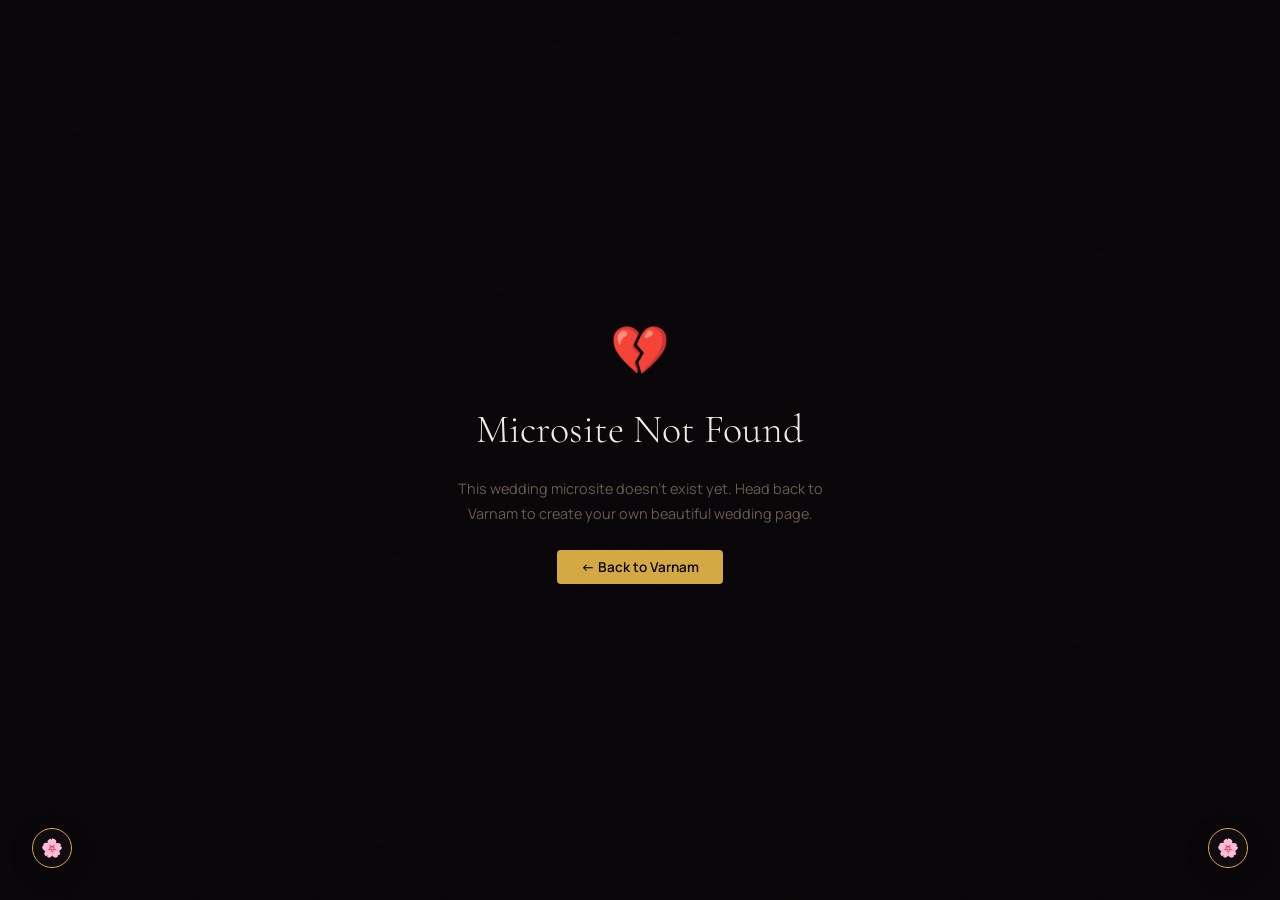
<file: microsite.html>
<!DOCTYPE html>
<html lang="en">

<head>
  <meta charset="UTF-8">
  <meta name="viewport" content="width=device-width, initial-scale=1.0">
  <title>Wedding Microsite — Varnam</title>
  <meta name="description" content="A beautiful wedding celebration landing page powered by Varnam.">
  <link
    href="https://fonts.googleapis.com/css2?family=Cormorant+Garamond:ital,wght@0,300;0,400;0,600;0,700;1,300;1,400;1,700&family=Manrope:wght@300;400;500;600;700;800&family=DM+Mono:wght@300;400;500&family=Outfit:wght@400;500;600;700&display=swap"
    rel="stylesheet">
  <style>
    /* ═══════════════════════════════════════
       VARNAM WEDDING MICROSITE — DESIGN SYSTEM
       ═══════════════════════════════════════ */
    :root {
      --ink: #080608;
      --ink2: #0f0b10;
      --ink3: #1a1220;
      --surface: #120e18;
      --border: rgba(255, 255, 255, 0.07);
      --border2: rgba(255, 255, 255, 0.13);
      --gold: #D4A843;
      --gold2: #F0C96A;
      --gold3: #8A6A20;
      --ember: #E85D30;
      --rose: #C43060;
      --text: #F0EAE2;
      --text2: #A89888;
      --text3: #6A5A50;
      --r4: 4px;
      --r8: 8px;
      --r16: 16px;
      --r24: 24px;
    }

    *,
    *::before,
    *::after {
      margin: 0;
      padding: 0;
      box-sizing: border-box;
    }

    html {
      scroll-behavior: smooth;
    }

    body {
      font-family: 'Manrope', sans-serif;
      background: var(--ink);
      color: var(--text);
      overflow-x: hidden;
      -webkit-font-smoothing: antialiased;
    }

    /* Noise overlay */
    body::before {
      content: '';
      position: fixed;
      inset: 0;
      background-image: url("data:image/svg+xml,%3Csvg viewBox='0 0 256 256' xmlns='http://www.w3.org/2000/svg'%3E%3Cfilter id='n'%3E%3CfeTurbulence type='fractalNoise' baseFrequency='0.9' numOctaves='4' stitchTiles='stitch'/%3E%3C/filter%3E%3Crect width='100%25' height='100%25' filter='url(%23n)' opacity='1'/%3E%3C/svg%3E");
      opacity: 0.025;
      pointer-events: none;
      z-index: 1000;
      mix-blend-mode: overlay;
    }

    ::-webkit-scrollbar {
      width: 3px;
    }

    ::-webkit-scrollbar-track {
      background: var(--ink);
    }

    ::-webkit-scrollbar-thumb {
      background: var(--gold3);
    }

    /* ═══ PAGE ENTRANCE LOADER ═══ */
    #ms-loader {
      position: fixed;
      inset: 0;
      z-index: 9999;
      background: var(--ink);
      display: flex;
      flex-direction: column;
      align-items: center;
      justify-content: center;
      gap: 1.5rem;
      transition: opacity 0.8s ease, visibility 0.8s ease;
    }

    #ms-loader.done {
      opacity: 0;
      visibility: hidden;
    }

    .ms-loader-names {
      font-family: 'Cormorant Garamond', serif;
      font-size: clamp(2rem, 5vw, 3.5rem);
      font-weight: 300;
      font-style: italic;
      color: var(--gold);
      opacity: 0;
      animation: loaderFadeIn 1s 0.3s ease forwards;
    }

    .ms-loader-tagline {
      font-family: 'DM Mono', monospace;
      font-size: 0.6rem;
      letter-spacing: 0.4em;
      text-transform: uppercase;
      color: var(--text3);
      opacity: 0;
      animation: loaderFadeIn 1s 0.7s ease forwards;
    }

    .ms-loader-bar {
      width: 180px;
      height: 1px;
      background: var(--border);
      position: relative;
      overflow: hidden;
    }

    .ms-loader-fill {
      height: 100%;
      background: var(--gold);
      width: 0;
      transition: width 1.4s cubic-bezier(0.23, 1, 0.32, 1);
    }

    @keyframes loaderFadeIn {
      from {
        opacity: 0;
        transform: translateY(10px);
      }

      to {
        opacity: 1;
        transform: translateY(0);
      }
    }

    /* ═══ FLOATING NAV BAR ═══ */
    .ms-nav {
      position: fixed;
      top: 0;
      left: 0;
      right: 0;
      z-index: 500;
      height: 56px;
      display: flex;
      align-items: center;
      justify-content: space-between;
      padding: 0 2.5rem;
      background: rgba(8, 6, 8, 0.7);
      backdrop-filter: blur(20px);
      -webkit-backdrop-filter: blur(20px);
      border-bottom: 1px solid var(--border);
      transform: translateY(-100%);
      transition: transform 0.4s cubic-bezier(0.23, 1, 0.32, 1);
    }

    .ms-nav.visible {
      transform: translateY(0);
    }

    .ms-nav-url {
      font-family: 'DM Mono', monospace;
      font-size: 0.65rem;
      color: var(--gold);
      letter-spacing: 0.08em;
    }

    .ms-nav-links {
      display: flex;
      gap: 0.25rem;
      list-style: none;
    }

    .ms-nav-links a {
      font-family: 'Manrope', sans-serif;
      font-size: 0.7rem;
      font-weight: 600;
      color: var(--text3);
      text-decoration: none;
      padding: 0.35rem 0.75rem;
      border-radius: var(--r4);
      transition: all 0.2s;
    }

    .ms-nav-links a:hover {
      color: var(--gold);
      background: rgba(212, 168, 67, 0.07);
    }

    /* ═══ HERO SECTION ═══ */
    .ms-hero {
      position: relative;
      min-height: 100vh;
      display: flex;
      flex-direction: column;
      align-items: center;
      justify-content: center;
      text-align: center;
      overflow: hidden;
    }

    .ms-hero-bg {
      position: absolute;
      inset: 0;
      background: linear-gradient(135deg, #0a0510 0%, #1a0a20 30%, #0d0818 60%, #080608 100%);
      z-index: 0;
    }

    .ms-hero-bg::after {
      content: '';
      position: absolute;
      inset: 0;
      background: radial-gradient(ellipse at 50% 40%, rgba(212, 168, 67, 0.06) 0%, transparent 60%);
    }

    /* Floating particles canvas */
    #ms-particles {
      position: absolute;
      inset: 0;
      z-index: 1;
      pointer-events: none;
    }

    /* Hero orbs */
    .ms-orb {
      position: absolute;
      border-radius: 50%;
      filter: blur(100px);
      pointer-events: none;
      z-index: 1;
    }

    .ms-orb-1 {
      width: 450px;
      height: 450px;
      background: radial-gradient(circle, rgba(212, 168, 67, 0.12) 0%, transparent 70%);
      top: -5%;
      right: -8%;
      animation: orbFloat1 14s ease-in-out infinite;
    }

    .ms-orb-2 {
      width: 350px;
      height: 350px;
      background: radial-gradient(circle, rgba(196, 48, 96, 0.08) 0%, transparent 70%);
      bottom: 10%;
      left: -8%;
      animation: orbFloat2 18s ease-in-out infinite;
    }

    .ms-orb-3 {
      width: 250px;
      height: 250px;
      background: radial-gradient(circle, rgba(212, 168, 67, 0.08) 0%, transparent 70%);
      top: 40%;
      left: 60%;
      animation: orbFloat3 20s ease-in-out infinite;
    }

    @keyframes orbFloat1 {

      0%,
      100% {
        transform: translate(0, 0);
      }

      50% {
        transform: translate(-30px, 40px);
      }
    }

    @keyframes orbFloat2 {

      0%,
      100% {
        transform: translate(0, 0);
      }

      50% {
        transform: translate(40px, -30px);
      }
    }

    @keyframes orbFloat3 {

      0%,
      100% {
        transform: translate(0, 0) scale(1);
      }

      50% {
        transform: translate(-20px, 20px) scale(1.1);
      }
    }

    .ms-hero-content {
      position: relative;
      z-index: 2;
      max-width: 700px;
      padding: 0 2rem;
    }

    .ms-hero-label {
      font-family: 'DM Mono', monospace;
      font-size: 0.58rem;
      letter-spacing: 0.5em;
      text-transform: uppercase;
      color: var(--gold3);
      margin-bottom: 1.5rem;
      opacity: 0;
      animation: textReveal 1.2s cubic-bezier(0.16, 1, 0.3, 1) forwards;
    }

    .ms-hero-names {
      font-family: 'Cormorant Garamond', serif;
      font-size: clamp(3rem, 8vw, 6rem);
      font-weight: 300;
      font-style: italic;
      line-height: 1.05;
      letter-spacing: -0.02em;
      color: var(--text);
      margin-bottom: 1rem;
      opacity: 0;
      animation: titleExpand 1.5s cubic-bezier(0.16, 1, 0.3, 1) forwards;
      transition: text-shadow 0.4s ease, transform 0.4s ease;
      cursor: default;
    }

    .ms-hero-names:hover {
      text-shadow: 0 0 15px rgba(212, 168, 67, 0.4);
      transform: scale(1.02);
    }

    .ms-hero-names .ms-amp {
      color: var(--gold);
      font-size: 0.65em;
      display: inline-block;
      margin: 0 0.15em;
    }

    .ms-hero-date {
      font-family: 'Outfit', sans-serif;
      font-size: clamp(0.9rem, 2vw, 1.15rem);
      font-weight: 500;
      letter-spacing: 0.15em;
      color: var(--gold);
      margin-bottom: 2rem;
      opacity: 0;
      animation: textReveal 1.4s 0.3s cubic-bezier(0.16, 1, 0.3, 1) forwards;
    }

    .ms-hero-divider {
      width: 60px;
      height: 1px;
      background: linear-gradient(90deg, transparent, var(--gold), transparent);
      margin: 0 auto 2rem;
      opacity: 0;
      animation: heroFade 1s 0.9s ease forwards;
    }

    .ms-hero-scroll-hint {
      position: absolute;
      bottom: 2.5rem;
      left: 50%;
      transform: translateX(-50%);
      display: flex;
      flex-direction: column;
      align-items: center;
      gap: 0.5rem;
      z-index: 2;
      opacity: 0;
      animation: heroFade 1s 1.2s ease forwards;
    }

    .ms-hero-scroll-hint span {
      font-family: 'DM Mono', monospace;
      font-size: 0.55rem;
      letter-spacing: 0.25em;
      color: var(--text3);
      text-transform: uppercase;
    }

    .ms-scroll-arrow {
      width: 20px;
      height: 20px;
      border-right: 1.5px solid var(--gold3);
      border-bottom: 1.5px solid var(--gold3);
      transform: rotate(45deg);
      animation: scrollBounce 2s ease-in-out infinite;
    }

    @keyframes scrollBounce {

      0%,
      100% {
        transform: rotate(45deg) translate(0, 0);
        opacity: 0.5;
      }

      50% {
        transform: rotate(45deg) translate(4px, 4px);
        opacity: 1;
      }
    }

    /* Blinking CSS Stars */
    .ms-star {
      position: absolute;
      width: 2px;
      height: 2px;
      background: white;
      border-radius: 50%;
      box-shadow: 0 0 4px white;
      animation: starTwinkle 3s infinite ease-in-out;
      opacity: 0;
      pointer-events: none;
      z-index: 1;
    }

    .ms-star-1 {
      top: 20%;
      left: 15%;
      animation-delay: 0s;
      width: 3px;
      height: 3px;
    }

    .ms-star-2 {
      top: 35%;
      left: 80%;
      animation-delay: 0.5s;
    }

    .ms-star-3 {
      top: 75%;
      left: 22%;
      animation-delay: 1s;
      width: 4px;
      height: 4px;
    }

    .ms-star-4 {
      top: 50%;
      left: 90%;
      animation-delay: 1.5s;
    }

    .ms-star-5 {
      top: 15%;
      left: 72%;
      animation-delay: 2s;
    }

    .ms-star-6 {
      top: 80%;
      left: 75%;
      animation-delay: 2.5s;
      width: 3px;
      height: 3px;
    }

    .ms-star-7 {
      top: 10%;
      left: 45%;
      animation-delay: 0.3s;
      width: 2.5px;
      height: 2.5px;
    }

    .ms-star-8 {
      top: 60%;
      left: 10%;
      animation-delay: 1.2s;
      width: 3.5px;
      height: 3.5px;
    }

    .ms-star-9 {
      top: 25%;
      left: 60%;
      animation-delay: 0.8s;
      width: 2px;
      height: 2px;
    }

    .ms-star-10 {
      top: 45%;
      left: 30%;
      animation-delay: 1.7s;
      width: 4px;
      height: 4px;
    }

    .ms-star-11 {
      top: 70%;
      left: 65%;
      animation-delay: 2.2s;
      width: 3px;
      height: 3px;
    }

    .ms-star-12 {
      top: 85%;
      left: 40%;
      animation-delay: 1.4s;
      width: 2.5px;
      height: 2.5px;
    }

    @keyframes starTwinkle {

      0%,
      100% {
        opacity: 0.15;
        transform: scale(0.8);
      }

      50% {
        opacity: 0.95;
        transform: scale(1.3);
        box-shadow: 0 0 8px var(--gold);
      }
    }

    @keyframes heroFade {
      from {
        opacity: 0;
        transform: translateY(20px);
      }

      to {
        opacity: 1;
        transform: translateY(0);
      }
    }

    @keyframes textReveal {
      from {
        opacity: 0;
        letter-spacing: 0.3em;
        transform: translateY(15px);
      }

      to {
        opacity: 1;
        letter-spacing: 0.15em;
        transform: translateY(0);
      }
    }

    @keyframes titleExpand {
      from {
        opacity: 0;
        transform: scale(0.96) translateY(20px);
      }

      to {
        opacity: 1;
        transform: scale(1) translateY(0);
      }
    }

    /* ═══ SECTION COMMONS ═══ */
    .ms-section {
      padding: 6rem 2.5rem;
      position: relative;
    }

    .ms-inner {
      max-width: 800px;
      margin: 0 auto;
    }

    #story {
      position: relative;
      background-image: linear-gradient(rgba(8, 6, 8, 0.88), rgba(8, 6, 8, 0.88)), url('e0.jfif');
      background-size: cover;
      background-position: center;
      background-attachment: fixed;
      z-index: 1;
    }

    .ms-sec-label {
      font-family: 'DM Mono', monospace;
      font-size: 0.58rem;
      letter-spacing: 0.35em;
      text-transform: uppercase;
      color: var(--gold);
      display: flex;
      align-items: center;
      gap: 0.65rem;
      margin-bottom: 1.25rem;
      text-align: center;
      justify-content: center;
    }

    .ms-sec-label::before,
    .ms-sec-label::after {
      content: '';
      width: 22px;
      height: 1px;
      background: var(--gold3);
    }

    .ms-sec-title {
      font-family: 'Cormorant Garamond', serif;
      font-size: clamp(2rem, 4.5vw, 3.2rem);
      font-weight: 300;
      line-height: 1.1;
      color: var(--text);
      text-align: center;
      margin-bottom: 1rem;
    }

    .ms-sec-title em {
      font-style: italic;
      color: var(--gold);
    }

    /* Scroll reveal */
    .ms-reveal {
      opacity: 0;
      transform: translateY(30px);
      transition: opacity 0.8s ease, transform 0.8s ease;
    }

    .ms-reveal.visible {
      opacity: 1;
      transform: translateY(0);
    }

    /* ═══ COUNTDOWN ═══ */
    .ms-countdown {
      background: var(--ink2);
      border-top: 1px solid var(--border);
      border-bottom: 1px solid var(--border);
      padding: 4rem 2.5rem;
    }

    .ms-countdown-grid {
      display: flex;
      justify-content: center;
      gap: 1.5rem;
      flex-wrap: wrap;
    }

    .ms-cd-unit {
      display: flex;
      flex-direction: column;
      align-items: center;
      gap: 0.5rem;
      min-width: 100px;
    }

    .ms-cd-num {
      font-family: 'Outfit', sans-serif;
      font-size: clamp(2.5rem, 6vw, 4rem);
      font-weight: 700;
      color: var(--text);
      line-height: 1;
      background: var(--ink);
      border: 1px solid var(--border2);
      border-radius: var(--r16);
      padding: 1rem 1.5rem;
      min-width: 100px;
      text-align: center;
      position: relative;
      overflow: hidden;
      box-shadow: 0 8px 32px rgba(0, 0, 0, 0.4),
        inset 0 1px 0 rgba(255, 255, 255, 0.04);
    }

    .ms-cd-num::after {
      content: '';
      position: absolute;
      left: 0;
      right: 0;
      top: 50%;
      height: 1px;
      background: var(--border);
    }

    .ms-cd-label {
      font-family: 'DM Mono', monospace;
      font-size: 0.55rem;
      letter-spacing: 0.3em;
      text-transform: uppercase;
      color: var(--text3);
    }

    /* ═══ LOVE STORY ═══ */
    .ms-story-text {
      font-family: 'Cormorant Garamond', serif;
      font-size: clamp(1.1rem, 2.5vw, 1.4rem);
      font-weight: 400;
      line-height: 1.9;
      color: var(--text2);
      text-align: center;
      max-width: 600px;
      margin: 0 auto;
      font-style: italic;
    }

    .ms-story-decoration {
      display: flex;
      align-items: center;
      justify-content: center;
      gap: 1rem;
      margin-top: 2.5rem;
    }

    .ms-story-decoration .ms-deco-line {
      width: 50px;
      height: 1px;
      background: linear-gradient(90deg, transparent, var(--gold3));
    }

    .ms-story-decoration .ms-deco-line:last-child {
      background: linear-gradient(90deg, var(--gold3), transparent);
    }
    /* ═══ TIMELINE (Polaroid Scrapbook Style) ═══ */
    .ms-timeline {
      position: relative;
      max-width: 550px;
      margin: 2.5rem auto 0;
    }

    .ms-timeline::before {
      content: '';
      position: absolute;
      left: 50%;
      top: 0;
      bottom: 0;
      width: 2px;
      background: var(--gold);
      transform: translateX(-50%);
    }

    .ms-tl-item {
      display: flex;
      align-items: center;
      margin-bottom: 3.5rem;
      position: relative;
      width: 100%;
    }

    .ms-tl-item:nth-child(odd) {
      flex-direction: row;
    }

    .ms-tl-item:nth-child(even) {
      flex-direction: row-reverse;
    }

    .ms-tl-dot {
      position: absolute;
      left: 50%;
      top: 2rem;
      width: 14px;
      height: 14px;
      background: var(--ink);
      border: 3px solid var(--gold);
      border-radius: 50%;
      transform: translateX(-50%);
      z-index: 10;
      box-shadow: 0 0 12px rgba(212, 168, 67, 0.5);
    }

    .ms-tl-connector {
      display: none;
    }

    .ms-tl-content {
      width: calc(50% - 2.5rem);
      display: flex;
      flex-direction: column;
      align-items: center;
      gap: 0.75rem;
    }

    .ms-tl-item:nth-child(odd) .ms-tl-content {
      margin-right: auto;
      align-items: flex-end;
      text-align: right;
    }

    .ms-tl-item:nth-child(even) .ms-tl-content {
      margin-left: auto;
      align-items: flex-start;
      text-align: left;
    }

    /* Polaroid design */
    .ms-tl-polaroid {
      background: #ffffff;
      padding: 10px 10px 18px 10px;
      box-shadow: 0 10px 25px rgba(0, 0, 0, 0.4);
      display: inline-block;
      transition: all 0.3s cubic-bezier(0.25, 0.8, 0.25, 1);
      width: 210px;
      border: 1px solid rgba(0, 0, 0, 0.05);
    }

    .ms-tl-item:nth-child(odd) .ms-tl-polaroid {
      transform: rotate(-3deg);
    }

    .ms-tl-item:nth-child(even) .ms-tl-polaroid {
      transform: rotate(3deg);
    }

    .ms-tl-polaroid:hover {
      transform: scale(1.06) rotate(0deg) !important;
      box-shadow: 0 16px 32px rgba(0, 0, 0, 0.5);
      z-index: 20;
    }

    .ms-tl-img-frame {
      width: 100%;
      height: 140px;
      overflow: hidden;
      border: 1px solid #eaeaea;
      background: #fcfcfc;
    }

    .ms-tl-img {
      width: 100%;
      height: 100%;
      object-fit: cover;
      display: block;
    }

    .ms-tl-polaroid-caption {
      font-family: 'DM Mono', monospace;
      font-size: 0.65rem;
      font-weight: 600;
      color: #555555;
      text-align: center;
      margin-top: 8px;
      letter-spacing: 0.05em;
    }

    .ms-tl-text-box {
      max-width: 240px;
      margin-top: 0.5rem;
    }

    .ms-tl-name {
      font-family: 'Cormorant Garamond', serif;
      font-size: 1.35rem;
      font-weight: 700;
      text-transform: uppercase;
      letter-spacing: 0.05em;
      color: var(--gold);
      margin-bottom: 0.3rem;
    }

    .ms-tl-venue {
      font-size: 0.8rem;
      color: var(--text2);
      line-height: 1.5;
    }

    @media(min-width: 769px) {
      .ms-timeline {
        display: flex;
        justify-content: space-between;
        position: relative;
        max-width: 1050px;
        margin: 6rem auto;
        height: 520px;
      }

      .ms-timeline::before {
        content: '';
        position: absolute;
        left: 0;
        right: 0;
        top: 50%;
        height: 2px;
        background: var(--gold);
        transform: translateY(-50%);
        z-index: 1;
      }

      .ms-tl-item {
        position: relative;
        width: 30%;
        height: 0;
        top: 50%;
        display: flex;
        flex-direction: column;
        align-items: center;
        z-index: 2;
        margin-bottom: 0;
      }

      .ms-tl-dot {
        position: absolute;
        top: 0;
        left: 50%;
        width: 12px;
        height: 12px;
        background: var(--ink);
        border: 3px solid var(--gold);
        border-radius: 50%;
        transform: translate(-50%, -50%);
        z-index: 10;
        box-shadow: 0 0 10px rgba(212, 168, 67, 0.6);
      }

      .ms-tl-connector {
        display: block;
      }

      /* Odd items: content placed above the line */
      .ms-tl-item:nth-child(odd) .ms-tl-content {
        position: absolute;
        bottom: 30px;
        left: 50%;
        transform: translateX(-50%);
        width: 260px;
        display: flex;
        flex-direction: column;
        align-items: center;
        text-align: center;
      }

      .ms-tl-item:nth-child(odd) .ms-tl-connector {
        position: absolute;
        bottom: 0;
        height: 30px;
        left: 50%;
        width: 2px;
        background: var(--gold);
        z-index: 1;
      }

      /* Even items: content placed below the line */
      .ms-tl-item:nth-child(even) .ms-tl-content {
        position: absolute;
        top: 30px;
        left: 50%;
        transform: translateX(-50%);
        width: 260px;
        display: flex;
        flex-direction: column;
        align-items: center;
        text-align: center;
      }

      .ms-tl-item:nth-child(even) .ms-tl-connector {
        position: absolute;
        top: 0;
        height: 30px;
        left: 50%;
        width: 2px;
        background: var(--gold);
        z-index: 1;
      }
    }

    /* ═══ DRESS CODE ═══ */
    .ms-dress-grid {
      display: grid;
      grid-template-columns: 1fr 1fr;
      gap: 1.5rem;
      max-width: 800px;
      margin: 2.5rem auto 0;
    }

    .ms-dress-card {
      background: var(--ink2);
      border: 1px solid var(--border2);
      border-radius: var(--r24);
      padding: 2rem;
      text-align: left;
      position: relative;
      overflow: hidden;
      transition: all 0.35s;
      display: flex;
      gap: 1.5rem;
      align-items: center;
    }

    .ms-dress-info {
      flex: 1.2;
      display: flex;
      flex-direction: column;
      gap: 0.5rem;
    }

    .ms-dress-img-wrapper {
      flex: 0.8;
      height: 180px;
      border-radius: var(--r16);
      overflow: hidden;
      border: 1px solid var(--border2);
      position: relative;
      background: var(--ink);
    }

    .ms-dress-img {
      width: 100%;
      height: 100%;
      object-fit: cover;
      transition: transform 0.5s ease;
    }

    .ms-dress-card::before {
      content: '';
      position: absolute;
      inset: -1px;
      border-radius: var(--r24);
      background: linear-gradient(135deg, rgba(212, 168, 67, 0.15), transparent 50%, rgba(196, 48, 96, 0.1));
      z-index: 0;
      opacity: 0;
      transition: opacity 0.4s;
    }

    .ms-dress-card:hover {
      border-color: rgba(212, 168, 67, 0.25);
      transform: translateY(-4px);
    }

    .ms-dress-card:hover::before {
      opacity: 1;
    }

    .ms-dress-card:hover .ms-dress-img {
      transform: scale(1.1);
    }

    .ms-dress-card>* {
      position: relative;
      z-index: 1;
    }

    .ms-dress-icon {
      font-size: 2.5rem;
      margin-bottom: 0.5rem;
    }

    .ms-dress-title {
      font-family: 'Cormorant Garamond', serif;
      font-size: 1.4rem;
      font-weight: 600;
      color: var(--gold);
      margin-bottom: 0.25rem;
    }

    .ms-dress-value {
      font-family: 'Outfit', sans-serif;
      font-size: 1rem;
      font-weight: 500;
      color: var(--text);
      letter-spacing: 0.05em;
    }

    .ms-dress-hint {
      font-size: 0.72rem;
      color: var(--text3);
      line-height: 1.6;
    }

    @media(max-width:600px) {
      .ms-dress-grid {
        grid-template-columns: 1fr;
      }
    }

    /* Shimmer animation */
    .ms-shimmer {
      position: relative;
      overflow: hidden;
    }

    .ms-shimmer::after {
      content: '';
      position: absolute;
      top: 0;
      left: -100%;
      bottom: 0;
      width: 60%;
      background: linear-gradient(90deg, transparent, rgba(212, 168, 67, 0.06), transparent);
      animation: shimmer 4s ease-in-out infinite;
    }

    @keyframes shimmer {
      0% {
        left: -100%;
      }

      50% {
        left: 100%;
      }

      100% {
        left: 100%;
      }
    }

    /* ═══ GALLERY BENTO ═══ */
    .ms-gallery-grid {
      display: grid;
      grid-template-columns: repeat(6, 1fr);
      grid-template-rows: 200px 160px 200px;
      gap: 1.5rem;
      margin-top: 2.5rem;
    }

    .ms-gallery-item {
      border-radius: var(--r16);
      overflow: hidden;
      position: relative;
      cursor: pointer;
      border: 1px solid var(--border);
      transition: all 0.4s cubic-bezier(0.23, 1, 0.32, 1);
    }

    .ms-gallery-item:hover {
      transform: scale(1.03);
      border-color: rgba(212, 168, 67, 0.3);
      box-shadow: 0 12px 40px rgba(0, 0, 0, 0.5);
    }

    /* Collage layout matching the requested wireframe exactly */
    .ms-gallery-item:nth-child(1) {
      grid-column: 1/2;
      grid-row: 1;
    }

    .ms-gallery-item:nth-child(2) {
      grid-column: 2/3;
      grid-row: 1;
    }

    .ms-gallery-item:nth-child(3) {
      grid-column: 1/3;
      grid-row: 2;
    }

    .ms-gallery-item:nth-child(4) {
      grid-column: 1/2;
      grid-row: 3;
    }

    .ms-gallery-item:nth-child(5) {
      grid-column: 2/4;
      grid-row: 3;
    }

    .ms-gallery-item:nth-child(6) {
      grid-column: 3/7;
      grid-row: 1/3;
    }

    .ms-gallery-item:nth-child(7) {
      grid-column: 4/7;
      grid-row: 3;
    }

    .ms-gallery-item img {
      width: 100%;
      height: 100%;
      object-fit: cover;
      display: block;
      transition: transform 0.6s;
    }

    .ms-gallery-item:hover img {
      transform: scale(1.08);
    }

    .ms-gallery-overlay {
      position: absolute;
      inset: 0;
      background: linear-gradient(180deg, transparent 50%, rgba(0, 0, 0, 0.6));
      opacity: 0;
      transition: opacity 0.3s;
      display: flex;
      align-items: flex-end;
      padding: 1rem;
    }

    .ms-gallery-item:hover .ms-gallery-overlay {
      opacity: 1;
    }

    .ms-gallery-overlay span {
      font-family: 'DM Mono', monospace;
      font-size: 0.6rem;
      color: var(--gold);
      letter-spacing: 0.15em;
      text-transform: uppercase;
    }

    @media(max-width:768px) {
      .ms-gallery-grid {
        grid-template-columns: repeat(2, 1fr);
        grid-template-rows: auto;
        gap: 0.75rem;
      }

      .ms-gallery-item {
        grid-column: span 1 !important;
        grid-row: auto !important;
        height: 180px;
      }

      .ms-gallery-item:nth-child(3),
      .ms-gallery-item:nth-child(6),
      .ms-gallery-item:nth-child(7) {
        grid-column: span 2 !important;
      }
    }

    /* ═══ RSVP ═══ */
    .ms-rsvp-card {
      max-width: 650px;
      margin: 2.5rem auto 0;
      background: var(--ink2);
      border: 1px solid var(--border2);
      border-radius: var(--r24);
      padding: 2.5rem 3rem;
      display: flex;
      flex-direction: column;
      gap: 1.5rem;
    }

    .ms-rsvp-left {
      display: flex;
      flex-direction: column;
      gap: 0;
    }

    .ms-rsvp-right {
      display: flex;
      flex-direction: column;
      gap: 0;
    }

    .ms-rsvp-field {
      background: rgba(255, 255, 255, 0.04);
      border: 1px solid var(--border2);
      border-radius: var(--r8);
      padding: 0.75rem 1rem;
      font-size: 0.875rem;
      color: var(--text);
      font-family: 'Manrope', sans-serif;
      outline: none;
      width: 100%;
      transition: border-color 0.2s;
      margin-bottom: 1rem;
    }

    .ms-rsvp-field:focus {
      border-color: rgba(212, 168, 67, 0.45);
    }

    .ms-rsvp-field::placeholder {
      color: var(--text3);
    }

    .ms-rsvp-label {
      font-family: 'DM Mono', monospace;
      font-size: 0.58rem;
      letter-spacing: 0.2em;
      text-transform: uppercase;
      color: var(--text3);
      margin-bottom: 0.4rem;
      display: block;
    }

    .ms-rsvp-options {
      display: flex;
      gap: 0.5rem;
      margin-bottom: 1.5rem;
    }

    .ms-rsvp-opt {
      flex: 1;
      padding: 0.75rem;
      background: rgba(255, 255, 255, 0.03);
      border: 1px solid var(--border);
      border-radius: var(--r8);
      font-family: 'Manrope', sans-serif;
      font-size: 0.8rem;
      font-weight: 600;
      color: var(--text2);
      cursor: pointer;
      text-align: center;
      transition: all 0.25s;
    }

    .ms-rsvp-opt:hover {
      border-color: rgba(212, 168, 67, 0.3);
      color: var(--gold);
    }

    .ms-rsvp-opt.selected {
      background: rgba(212, 168, 67, 0.1);
      border-color: rgba(212, 168, 67, 0.4);
      color: var(--gold);
    }

    .ms-rsvp-submit {
      width: 100%;
      padding: 0.85rem;
      background: var(--gold);
      color: var(--ink);
      border: none;
      border-radius: var(--r8);
      font-family: 'Manrope', sans-serif;
      font-size: 0.85rem;
      font-weight: 700;
      letter-spacing: 0.05em;
      cursor: pointer;
      transition: all 0.25s;
    }

    .ms-rsvp-submit:hover {
      background: var(--gold2);
      box-shadow: 0 0 30px rgba(212, 168, 67, 0.3);
      transform: translateY(-2px);
    }

    .ms-rsvp-responses {
      margin-top: 2rem;
      border-top: 1px solid var(--border);
      padding-top: 1.5rem;
    }

    .ms-rsvp-responses:empty {
      display: none;
      margin-top: 0;
      padding-top: 0;
      border-top: none;
    }

    .ms-rsvp-responses h4 {
      font-family: 'DM Mono', monospace;
      font-size: 0.58rem;
      letter-spacing: 0.25em;
      color: var(--text3);
      text-transform: uppercase;
      margin-bottom: 1rem;
    }

    .ms-rsvp-entry {
      display: flex;
      justify-content: space-between;
      align-items: center;
      padding: 0.6rem 0;
      border-bottom: 1px solid var(--border);
      font-size: 0.82rem;
    }

    .ms-rsvp-entry-name {
      color: var(--text);
      font-weight: 600;
    }

    .ms-rsvp-entry-status {
      font-family: 'DM Mono', monospace;
      font-size: 0.6rem;
      letter-spacing: 0.12em;
      padding: 0.2rem 0.6rem;
      border-radius: var(--r4);
    }

    .ms-rsvp-yes {
      background: rgba(58, 154, 58, 0.1);
      border: 1px solid rgba(58, 154, 58, 0.2);
      color: #5ABA5A;
    }

    .ms-rsvp-no {
      background: rgba(232, 93, 48, 0.1);
      border: 1px solid rgba(232, 93, 48, 0.2);
      color: #E85D30;
    }

    .ms-rsvp-maybe {
      background: rgba(212, 168, 67, 0.1);
      border: 1px solid rgba(212, 168, 67, 0.2);
      color: var(--gold);
    }

    @media(max-width:768px) {
      .ms-rsvp-card {
        grid-template-columns: 1fr;
        padding: 2rem 1.5rem;
        gap: 1.5rem;
      }
    }

    /* ═══ FOOTER ═══ */
    .ms-footer {
      border-top: 1px solid var(--border);
      padding: 3rem 2.5rem;
      text-align: center;
    }

    .ms-footer-brand {
      font-family: 'Cormorant Garamond', serif;
      font-size: 1.2rem;
      font-weight: 300;
      font-style: italic;
      color: var(--gold3);
      margin-bottom: 0.5rem;
    }

    .ms-footer-brand a {
      color: var(--gold);
      text-decoration: none;
      transition: color 0.2s;
    }

    .ms-footer-brand a:hover {
      color: var(--gold2);
    }

    .ms-footer-copy {
      font-family: 'DM Mono', monospace;
      font-size: 0.55rem;
      color: var(--text3);
      letter-spacing: 0.12em;
    }

    .ms-back-top {
      display: inline-flex;
      align-items: center;
      gap: 0.4rem;
      margin-top: 1.5rem;
      font-family: 'Manrope', sans-serif;
      font-size: 0.75rem;
      font-weight: 600;
      color: var(--text3);
      text-decoration: none;
      padding: 0.5rem 1.2rem;
      border: 1px solid var(--border);
      border-radius: var(--r4);
      transition: all 0.25s;
      cursor: pointer;
      background: none;
    }

    .ms-back-top:hover {
      border-color: var(--gold);
      color: var(--gold);
    }

    /* ═══ TOAST ═══ */
    #ms-toast {
      position: fixed;
      bottom: 2rem;
      left: 50%;
      transform: translateX(-50%) translateY(80px);
      background: var(--ink2);
      border: 1px solid rgba(212, 168, 67, 0.3);
      border-radius: var(--r4);
      padding: 0.75rem 1.75rem;
      font-family: 'DM Mono', monospace;
      font-size: 0.72rem;
      color: var(--gold);
      letter-spacing: 0.08em;
      z-index: 9990;
      transition: transform 0.3s cubic-bezier(0.23, 1, 0.32, 1);
      pointer-events: none;
      white-space: nowrap;
    }

    #ms-toast.show {
      transform: translateX(-50%) translateY(0);
    }

    /* ═══ NOT FOUND STATE ═══ */
    .ms-not-found {
      min-height: 100vh;
      display: flex;
      flex-direction: column;
      align-items: center;
      justify-content: center;
      text-align: center;
      gap: 1.5rem;
      padding: 2rem;
    }

    .ms-not-found-icon {
      font-size: 3rem;
    }

    .ms-not-found h1 {
      font-family: 'Cormorant Garamond', serif;
      font-size: 2.5rem;
      font-weight: 300;
      color: var(--text);
    }

    .ms-not-found p {
      font-size: 0.9rem;
      color: var(--text3);
      max-width: 400px;
      line-height: 1.7;
    }

    .ms-not-found a {
      display: inline-flex;
      padding: 0.5rem 1.5rem;
      background: var(--gold);
      color: var(--ink);
      text-decoration: none;
      border-radius: var(--r4);
      font-size: 0.85rem;
      font-weight: 600;
      transition: all 0.25s;
    }

    .ms-not-found a:hover {
      background: var(--gold2);
      transform: translateY(-2px);
      box-shadow: 0 5px 15px rgba(212, 168, 67, 0.3);
    }

    /* ═══ RESPONSIVE ═══ */
    @media(max-width:768px) {
        .ms-section {
          padding: 4rem 1.25rem;
        }

        .ms-nav {
          padding: 0 1.25rem;
        }

        .ms-nav-links {
          display: none;
        }

        .ms-gallery-grid {
          grid-template-columns: 1fr 1fr;
        }

        .ms-gallery-item:nth-child(1) {
          grid-row: span 1;
        }

        .ms-countdown-grid {
          gap: 0.75rem;
        }

        .ms-cd-num {
          font-size: 2rem;
          padding: 0.75rem 1rem;
          min-width: 70px;
        }

        .ms-timeline::before {
          left: 1.5rem;
        }

        .ms-tl-item {
          flex-direction: row !important;
          width: 100% !important;
          height: auto !important;
          margin-bottom: 3.5rem;
          padding: 0 !important;
          justify-content: flex-start !important;
        }

        .ms-tl-dot {
          left: 1.5rem !important;
          top: 50% !important;
          transform: translate(-50%, -50%) !important;
        }

        .ms-tl-connector {
          display: block !important;
          position: absolute;
          left: 1.5rem;
          top: 50%;
          width: 2.5rem;
          height: 1.5px;
          background: var(--gold);
          border: none;
          z-index: 1;
        }

        .ms-tl-content {
          width: calc(100% - 4.5rem) !important;
          margin-left: auto !important;
          margin-right: 0 !important;
          display: flex !important;
          flex-direction: row !important;
          align-items: center !important;
          gap: 1.5rem !important;
          text-align: left !important;
        }

        .ms-tl-polaroid {
          width: 140px !important;
          flex-shrink: 0 !important;
          transform: none !important;
          margin: 0 !important;
        }

        .ms-tl-img-frame {
          height: 95px !important;
        }

        .ms-tl-text-box {
          margin-top: 0 !important;
          flex-grow: 1 !important;
        }

        .ms-rsvp-options {
          flex-direction: column;
        }

        .ms-dress-grid {
          grid-template-columns: 1fr;
        }

        .ms-dress-card {
          flex-direction: column;
          align-items: stretch;
        }

        .ms-dress-img-wrapper {
          height: 220px;
          flex: none;
          width: 100%;
        }

        .ms-dress-info {
          flex: none;
          width: 100%;
        }
      }

      @media(max-width:480px) {
        .ms-gallery-grid {
          grid-template-columns: 1fr;
        }

        .ms-cd-unit {
          min-width: 60px;
        }
      }

      /* Flower Confetti Petal */
      .flower-petal {
        position: fixed;
        pointer-events: none;
        z-index: 9999;
        font-size: 1.5rem;
        user-select: none;
        animation: fallAndRotate 4s linear forwards;
      }

      @keyframes fallAndRotate {
        0% {
          transform: translate3d(0, 0, 0) rotate(0deg);
          opacity: 1;
        }

        90% {
          opacity: 1;
        }

        100% {
          transform: translate3d(var(--drift-x), 100vh, 0) rotate(var(--rot-deg));
          opacity: 0;
        }
      }

      /* Floating Flower Popper Buttons */
      .ms-float-btn {
        position: fixed;
        bottom: 2rem;
        z-index: 4000;
        width: 40px;
        height: 40px;
        border-radius: 50%;
        background: var(--ink2);
        border: 1.5px solid var(--gold);
        cursor: pointer;
        display: flex;
        align-items: center;
        justify-content: center;
        box-shadow: 0 6px 20px rgba(0, 0, 0, 0.4);
        transition: all 0.3s cubic-bezier(0.16, 1, 0.3, 1);
      }

      .ms-float-btn-right {
        right: 2rem;
      }

      .ms-float-btn-left {
        left: 2rem;
      }

      .ms-float-btn:hover {
        transform: scale(1.12) translateY(-2px);
        background: var(--gold);
        box-shadow: 0 8px 24px rgba(212, 168, 67, 0.3);
      }

      .ms-float-btn:active {
        transform: scale(0.95);
      }

      .ms-float-btn span {
        font-size: 1.1rem;
        transition: transform 0.2s;
        display: inline-block;
      }

      .ms-float-btn:hover span {
        transform: rotate(15deg);
        filter: brightness(1.2);
      }

      /* Flower Confetti Popper Exploding */
      .flower-petal-pop {
        position: fixed;
        pointer-events: none;
        z-index: 9999;
        font-size: 1.5rem;
        user-select: none;
        animation: popOut 3s cubic-bezier(0.1, 0.8, 0.3, 1) forwards;
      }

      @keyframes popOut {
        0% {
          transform: translate3d(0, 0, 0) scale(0) rotate(0deg);
          opacity: 0;
        }

        15% {
          opacity: 1;
          transform: translate3d(var(--pop-x), var(--pop-y), 0) scale(1.2) rotate(var(--rot-deg-mid));
        }

        100% {
          transform: translate3d(calc(var(--pop-x) * 1.3), calc(var(--pop-y) + 150px), 0) scale(0.8) rotate(var(--rot-deg));
          opacity: 0;
        }
      }
  </style>
</head>

<body>

  <!-- ═══ PAGE LOADER ═══ -->
  <div id="ms-loader">
    <div class="ms-loader-names" id="loader-names">Loading…</div>
    <div class="ms-loader-tagline">a wedding celebration</div>
    <div class="ms-loader-bar">
      <div class="ms-loader-fill" id="loader-fill"></div>
    </div>
  </div>

  <!-- ═══ FLOATING NAV ═══ -->
  <nav class="ms-nav" id="ms-nav">
    <div style="display: flex; align-items: center; gap: 1rem;">
      <a href="index.html"
        style="color: var(--gold); border: 1px solid rgba(212,168,67,0.25); border-radius: var(--r4); padding: 0.35rem 0.75rem; font-size: 0.7rem; font-weight: 600; text-decoration: none; display: inline-flex; align-items: center; gap: 0.25rem; transition: all 0.2s;"
        onmouseover="this.style.background='rgba(212,168,67,0.07)'" onmouseout="this.style.background='transparent'">←
        Back to Home</a>
      <div class="ms-nav-url" id="nav-url">varnam.wedding/...</div>
    </div>
    <ul class="ms-nav-links">
      <li><a href="#story">Story</a></li>
      <li><a href="#events">Events</a></li>
      <li><a href="#gallery">Gallery</a></li>
      <li><a href="#rsvp">RSVP</a></li>
    </ul>
  </nav>

  <!-- ═══ MAIN CONTENT (populated by JS) ═══ -->
  <main id="ms-main"></main>

  <!-- ═══ TOAST ═══ -->
  <div id="ms-toast"></div>

  <!-- ═══ FLOATING FLOWER POPPERS ═══ -->
  <button id="confetti-trigger-btn-left" class="ms-float-btn ms-float-btn-left"
    onclick="triggerFlowerPopper(true, 'left')" title="Celebrate with flowers!">
    <span>🌸</span>
  </button>
  <button id="confetti-trigger-btn" class="ms-float-btn ms-float-btn-right" onclick="triggerFlowerPopper(true, 'right')"
    title="Celebrate with flowers!">
    <span>🌸</span>
  </button>

  <script>
    /* ═══════════════════════════════════════
       VARNAM WEDDING MICROSITE — ENGINE
       ═══════════════════════════════════════ */

    // Toast
    let _msToastTimer;
    function msToast(msg) {
      const t = document.getElementById('ms-toast');
      t.textContent = msg;
      t.classList.add('show');
      clearTimeout(_msToastTimer);
      _msToastTimer = setTimeout(() => t.classList.remove('show'), 2600);
    }

    // Read slug from URL hash
    const slug = window.location.hash.replace('#', '').trim();
    if (!slug) {
      showNotFound();
    } else {
      loadMicrosite(slug);
    }

    function showNotFound() {
      document.getElementById('ms-loader').classList.add('done');
      document.getElementById('ms-main').innerHTML = `
        <div class="ms-not-found">
          <div class="ms-not-found-icon">💔</div>
          <h1>Microsite Not Found</h1>
          <p>This wedding microsite doesn't exist yet. Head back to Varnam to create your own beautiful wedding page.</p>
          <a href="index.html">← Back to Varnam</a>
        </div>
      `;
    }

    function loadMicrosite(slug) {
      const key = 'varnam_microsite_' + slug;
      let data = localStorage.getItem(key);

      if (!data) {
        // Fallback demo data for dhoni-sakshi
        if (slug === 'dhoni-sakshi') {
          data = JSON.stringify({
            slug: 'dhoni-sakshi',
            coupleName: 'M.S. Dhoni & Sakshi',
            title: 'A Beautiful Journey Begins...',
            story: 'Two hearts, one soul, and a lifetime of shared dreams. We invite you to join us on our big day. From the streets of Ranchi to the world stage, our love story is nothing short of a fairy tale.',
            dressCode: 'Traditional Elegance',
            weddingDate: '2026-10-14',
            event1: 'Sangeet — October 13, 2026 · 6:00 PM',
            event2: 'Wedding — October 14, 2026 · 10:30 AM',
            publishedAt: new Date().toISOString()
          });
        } else {
          showNotFound();
          return;
        }
      }

      const site = JSON.parse(data);
      document.title = site.coupleName + ' — Wedding Microsite · Varnam';

      // Update loader
      document.getElementById('loader-names').textContent = site.coupleName;
      document.getElementById('nav-url').textContent = 'varnam.wedding/' + site.slug;

      // Start loader animation
      setTimeout(() => {
        document.getElementById('loader-fill').style.width = '100%';
      }, 100);
      setTimeout(() => {
        document.getElementById('ms-loader').classList.add('done');
        // Celebrate with flower petals on load!
        setTimeout(() => triggerFlowerPopper(false), 300);
      }, 2200);

      // Split couple name
      const names = site.coupleName.split(/\s*[&]\s*/);
      const name1 = names[0] || '';
      const name2 = names[1] || '';

      // Calculate countdown
      const weddingTs = new Date(site.weddingDate + 'T10:30:00').getTime();

      // Build events list dynamically
      let eventsHtml = '';
      if (site.events && Array.isArray(site.events) && site.events.length > 0) {
        site.events.forEach((evt, idx) => {
          const parts = evt.split(/\s*[—–-]\s*/);
          const name = parts[0] || `Event ${idx + 1}`;
          const details = parts.slice(1).join(' — ') || '';
          let venueText = 'A beautiful event of our wedding celebration.';
          if (name.toLowerCase().includes('sangeet')) {
            venueText = 'A night of music, dance, and celebration with family and friends.';
          } else if (name.toLowerCase().includes('wedding') || name.toLowerCase().includes('marriage')) {
            venueText = 'The grand ceremony uniting two families in timeless tradition.';
          } else if (name.toLowerCase().includes('reception')) {
            venueText = 'An evening of joy, feasting, and unforgettable memories together.';
          }

          let imgUrl = 'couple_portrait.png';
          if (name.toLowerCase().includes('sangeet')) {
            imgUrl = 'couple_sangeet.png';
          } else if (name.toLowerCase().includes('wedding') || name.toLowerCase().includes('marriage') || name.toLowerCase().includes('pheras')) {
            imgUrl = 'couple_pheras.png';
          } else if (name.toLowerCase().includes('reception') || name.toLowerCase().includes('party')) {
            imgUrl = 'couple_jaimala.png';
          }

          const dateOnly = details.split(/[·]/)[0].trim() || details;

          eventsHtml += `
            <div class="ms-tl-item ms-reveal">
              <div class="ms-tl-dot"></div>
              <div class="ms-tl-connector"></div>
              <div class="ms-tl-content">
                <div class="ms-tl-polaroid">
                  <div class="ms-tl-img-frame">
                    <img class="ms-tl-img" src="${imgUrl}" alt="${name}">
                  </div>
                  <div class="ms-tl-polaroid-caption">${dateOnly}</div>
                </div>
                <div class="ms-tl-text-box">
                  <div class="ms-tl-name">${name}</div>
                  <div class="ms-tl-venue">${venueText}</div>
                </div>
              </div>
            </div>
          `;
        });
      } else {
        const ev1Parts = (site.event1 || '').split(/\s*[—–-]\s*/);
        const ev2Parts = (site.event2 || '').split(/\s*[—–-]\s*/);

        const ev1Details = ev1Parts.slice(1).join(' — ') || '';
        const ev1Date = ev1Details.split(/[·]/)[0].trim() || ev1Details || 'Event Date';

        const ev2Details = ev2Parts.slice(1).join(' — ') || '';
        const ev2Date = ev2Details.split(/[·]/)[0].trim() || ev2Details || 'Event Date';

        eventsHtml += `
          <div class="ms-tl-item ms-reveal">
            <div class="ms-tl-dot"></div>
            <div class="ms-tl-connector"></div>
            <div class="ms-tl-content">
              <div class="ms-tl-polaroid">
                <div class="ms-tl-img-frame">
                  <img class="ms-tl-img" src="couple_sangeet.png" alt="Sangeet">
                </div>
                <div class="ms-tl-polaroid-caption">${ev1Date}</div>
              </div>
              <div class="ms-tl-text-box">
                <div class="ms-tl-name">${ev1Parts[0] || 'Event 1'}</div>
                <div class="ms-tl-venue">A night of music, dance, and celebration with family and friends.</div>
              </div>
            </div>
          </div>
          <div class="ms-tl-item ms-reveal">
            <div class="ms-tl-dot"></div>
            <div class="ms-tl-connector"></div>
            <div class="ms-tl-content">
              <div class="ms-tl-polaroid">
                <div class="ms-tl-img-frame">
                  <img class="ms-tl-img" src="couple_pheras.png" alt="Wedding">
                </div>
                <div class="ms-tl-polaroid-caption">${ev2Date}</div>
              </div>
              <div class="ms-tl-text-box">
                <div class="ms-tl-name">${ev2Parts[0] || 'Event 2'}</div>
                <div class="ms-tl-venue">The grand ceremony uniting two families in timeless tradition.</div>
              </div>
            </div>
          </div>
          <div class="ms-tl-item ms-reveal">
            <div class="ms-tl-dot"></div>
            <div class="ms-tl-connector"></div>
            <div class="ms-tl-content">
              <div class="ms-tl-polaroid">
                <div class="ms-tl-img-frame">
                  <img class="ms-tl-img" src="couple_jaimala.png" alt="Reception">
                </div>
                <div class="ms-tl-polaroid-caption">October 15, 2026</div>
              </div>
              <div class="ms-tl-text-box">
                <div class="ms-tl-name">Reception</div>
                <div class="ms-tl-venue">An evening of joy, feasting, and unforgettable memories together.</div>
              </div>
            </div>
          </div>
        `;
      }

      // Build gallery images from project assets
      const galleryImages = [
        { src: 'e1.jfif', label: 'Engaged' },
        { src: 'COUPLES.jpg', label: 'Couples' },
        { src: 'e7.jpg', label: 'Proposal' },
        { src: 'e9.jpg', label: 'Couple Shoot' },
        { src: 'rec.jpg', label: 'Reception Shoot' },
        { src: 'ring.jpg', label: 'Ring' },
        { src: 'palace.jpg', label: 'The Venue' }
      ];

      // Render page
      document.getElementById('ms-main').innerHTML = `
        <!-- ═══ HERO ═══ -->
        <section class="ms-hero" id="hero">
          <div class="ms-hero-bg">
            <div class="ms-orb ms-orb-1"></div>
            <div class="ms-orb ms-orb-2"></div>
            <div class="ms-orb ms-orb-3"></div>
            <div class="ms-star ms-star-1"></div>
            <div class="ms-star ms-star-2"></div>
            <div class="ms-star ms-star-3"></div>
            <div class="ms-star ms-star-4"></div>
            <div class="ms-star ms-star-5"></div>
            <div class="ms-star ms-star-6"></div>
            <div class="ms-star ms-star-7"></div>
            <div class="ms-star ms-star-8"></div>
            <div class="ms-star ms-star-9"></div>
            <div class="ms-star ms-star-10"></div>
            <div class="ms-star ms-star-11"></div>
            <div class="ms-star ms-star-12"></div>
          </div>
          <canvas id="ms-particles"></canvas>
          <div class="ms-hero-content">
            <div class="ms-hero-label">Save the Date</div>
            <h1 class="ms-hero-names">
              ${name1}<span class="ms-amp">&</span>${name2}
            </h1>
            <div class="ms-hero-divider"></div>
            <div class="ms-hero-date">${formatDate(site.weddingDate)}</div>
          </div>
          <div class="ms-hero-scroll-hint">
            <span>Scroll</span>
            <div class="ms-scroll-arrow"></div>
          </div>
        </section>

        <!-- ═══ COUNTDOWN ═══ -->
        <section class="ms-countdown" id="countdown">
          <div class="ms-inner ms-reveal">
            <div class="ms-sec-label">Counting Down To</div>
            <div class="ms-countdown-grid">
              <div class="ms-cd-unit">
                <div class="ms-cd-num" id="cd-days">--</div>
                <div class="ms-cd-label">Days</div>
              </div>
              <div class="ms-cd-unit">
                <div class="ms-cd-num" id="cd-hours">--</div>
                <div class="ms-cd-label">Hours</div>
              </div>
              <div class="ms-cd-unit">
                <div class="ms-cd-num" id="cd-mins">--</div>
                <div class="ms-cd-label">Minutes</div>
              </div>
              <div class="ms-cd-unit">
                <div class="ms-cd-num" id="cd-secs">--</div>
                <div class="ms-cd-label">Seconds</div>
              </div>
            </div>
          </div>
        </section>

        <!-- ═══ LOVE STORY ═══ -->
        <section class="ms-section" id="story">
          <div class="ms-inner ms-reveal">
            <div class="ms-sec-label">Our Story</div>
            <h2 class="ms-sec-title">${site.title}</h2>
            <p class="ms-story-text">"${site.story}"</p>
            <div class="ms-story-decoration">
              <div class="ms-deco-line"></div>
              <div class="ms-deco-icon">💍</div>
              <div class="ms-deco-line"></div>
            </div>
          </div>
        </section>


        <!-- ═══ EVENTS TIMELINE ═══ -->
        <section class="ms-section" id="events" style="background:var(--ink2);">
          <div class="ms-inner ms-reveal">
            <div class="ms-sec-label">Wedding Events</div>
            <h2 class="ms-sec-title">The <em>Celebration</em></h2>
            <div class="ms-timeline">
              ${eventsHtml}
            </div>
          </div>
        </section>

        <!-- ═══ DRESS CODE ═══ -->
        <section class="ms-section" id="dresscode">
          <div class="ms-inner ms-reveal" style="text-align:center;">
            <div class="ms-sec-label">Attire</div>
            <h2 class="ms-sec-title">What We <em>Wear</em></h2>
            <div class="ms-dress-grid">
              <div class="ms-dress-card ms-shimmer">
                <div class="ms-dress-info">
                  <div class="ms-dress-title">For the Bride's Side</div>
                  <div class="ms-dress-value">${site.dressCode}</div>
                  <div class="ms-dress-hint">Elegant sarees, lehengas, or anarkalis in vibrant jewel tones. Think rich silks, zari, and traditional gold jewelry.</div>
                </div>
                <div class="ms-dress-img-wrapper">
                  <img class="ms-dress-img" src="bride_dress.png" alt="Bridal Attire">
                </div>
              </div>
              <div class="ms-dress-card ms-shimmer">
                <div class="ms-dress-info">
                  <div class="ms-dress-title">For the Groom's Side</div>
                  <div class="ms-dress-value">${site.dressCode}</div>
                  <div class="ms-dress-hint">Classic sherwanis, kurta-pajamas, or bandhgalas in complementary tones. Turbans and pocket squares encouraged.</div>
                </div>
                <div class="ms-dress-img-wrapper">
                  <img class="ms-dress-img" src="groom_dress.png" alt="Groom Attire">
                </div>
              </div>
            </div>
          </div>
        </section>

        <!-- ═══ GALLERY ═══ -->
        <section class="ms-section" id="gallery" style="background:var(--ink2);">
          <div class="ms-inner ms-reveal" style="max-width: 100%;">
            <div class="ms-sec-label">Moments</div>
            <h2 class="ms-sec-title">Our <em>Gallery</em></h2>
            <div class="ms-gallery-grid">
              ${galleryImages.map(img => `
                <div class="ms-gallery-item ms-reveal">
                  <img src="${img.src}" alt="${img.label}" loading="lazy">
                  <div class="ms-gallery-overlay"><span>${img.label}</span></div>
                </div>
              `).join('')}
            </div>
          </div>
        </section>

        <!-- ═══ RSVP ═══ -->
        <section class="ms-section" id="rsvp">
          <div class="ms-inner ms-reveal">
            <div class="ms-sec-label">Respond</div>
            <h2 class="ms-sec-title">Will You <em>Join Us?</em></h2>
            <div class="ms-rsvp-card" style="display: flex; flex-direction: column; max-width: 650px; padding: 2.5rem 3rem;">
              <div style="display: grid; grid-template-columns: 1fr 1fr; gap: 1.25rem; width: 100%;">
                <div style="grid-column: span 1;">
                  <label class="ms-rsvp-label">Your Full Name</label>
                  <input class="ms-rsvp-field" id="rsvp-name" placeholder="Enter your name" type="text" style="margin-bottom:0;">
                </div>
                <div style="grid-column: span 1;">
                  <label class="ms-rsvp-label">Number of Guests</label>
                  <input class="ms-rsvp-field" id="rsvp-guests" placeholder="e.g. 2" type="number" min="1" max="10" value="1" style="margin-bottom:0;">
                </div>
                <div style="grid-column: span 2;">
                  <label class="ms-rsvp-label">Will You Attend?</label>
                  <div class="ms-rsvp-options" id="rsvp-options" style="margin-bottom:0;">
                    <button class="ms-rsvp-opt" data-val="yes" onclick="selectRsvp(this)">🎉 Yes!</button>
                    <button class="ms-rsvp-opt" data-val="maybe" onclick="selectRsvp(this)">🤔 Maybe</button>
                    <button class="ms-rsvp-opt" data-val="no" onclick="selectRsvp(this)">😔 Can't</button>
                  </div>
                </div>
                <div style="grid-column: span 2;">
                  <label class="ms-rsvp-label">Message for the Couple</label>
                  <input class="ms-rsvp-field" id="rsvp-message" placeholder="Send your wishes..." type="text" style="margin-bottom:0;">
                </div>
              </div>
              
              <!-- Centered Submit Button -->
              <div style="display: flex; justify-content: center; width: 100%; margin-top: 1rem;">
                <button class="ms-rsvp-submit" onclick="submitRsvp()" style="max-width: 320px; width: 100%;">Confirm RSVP →</button>
              </div>
            </div>
          </div>
        </section>

        <!-- ═══ FOOTER ═══ -->
        <footer class="ms-footer">
          <div class="ms-footer-brand">Made with ❤️ on <a href="index.html">Varnam</a></div>
          <div class="ms-footer-copy">© 2026 VARNAM · THE PREMIUM INDIAN WEDDING PLATFORM</div>
          <a class="ms-back-top" href="index.html">← Back to Home</a>
        </footer>
      `;

      // ── Initialize all features ──
      initCountdown(weddingTs);
      initParticles();
      initScrollReveal();
      initNavReveal();
    }

    /* ── Helpers ── */
    function formatDate(dateStr) {
      const d = new Date(dateStr + 'T00:00:00');
      const months = ['January', 'February', 'March', 'April', 'May', 'June', 'July', 'August', 'September', 'October', 'November', 'December'];
      return d.getDate() + ' ' + months[d.getMonth()] + ' ' + d.getFullYear();
    }

    /* ── Countdown ── */
    function initCountdown(targetTs) {
      function update() {
        const now = Date.now();
        const diff = Math.max(0, targetTs - now);
        const days = Math.floor(diff / (1000 * 60 * 60 * 24));
        const hours = Math.floor((diff % (1000 * 60 * 60 * 24)) / (1000 * 60 * 60));
        const mins = Math.floor((diff % (1000 * 60 * 60)) / (1000 * 60));
        const secs = Math.floor((diff % (1000 * 60)) / 1000);

        const dEl = document.getElementById('cd-days');
        const hEl = document.getElementById('cd-hours');
        const mEl = document.getElementById('cd-mins');
        const sEl = document.getElementById('cd-secs');
        if (dEl) dEl.textContent = String(days).padStart(2, '0');
        if (hEl) hEl.textContent = String(hours).padStart(2, '0');
        if (mEl) mEl.textContent = String(mins).padStart(2, '0');
        if (sEl) sEl.textContent = String(secs).padStart(2, '0');
      }
      update();
      setInterval(update, 1000);
    }

    /* ── Floating Particles ── */
    function initParticles() {
      const canvas = document.getElementById('ms-particles');
      if (!canvas) return;
      const ctx = canvas.getContext('2d');
      let w, h;
      const particles = [];
      const COUNT = 50;

      function resize() {
        const hero = canvas.parentElement;
        w = canvas.width = hero.offsetWidth;
        h = canvas.height = hero.offsetHeight;
      }
      resize();
      window.addEventListener('resize', resize);

      for (let i = 0; i < COUNT; i++) {
        particles.push({
          x: Math.random() * w,
          y: Math.random() * h,
          r: Math.random() * 2 + 0.5,
          vx: (Math.random() - 0.5) * 0.2,
          vy: (Math.random() - 0.5) * 0.2 - 0.1,
          alpha: Math.random() * 0.6 + 0.1,
          isStar: Math.random() > 0.65,
          twinkleSpeed: Math.random() * 0.015 + 0.005,
          twinkleDir: Math.random() > 0.5 ? 1 : -1
        });
      }

      function draw() {
        ctx.clearRect(0, 0, w, h);
        particles.forEach(p => {
          ctx.fillStyle = `rgba(212,168,67,${p.alpha})`;
          if (p.isStar) {
            // Draw a small 4-point star
            ctx.beginPath();
            ctx.moveTo(p.x, p.y - p.r * 2.5);
            ctx.lineTo(p.x + p.r * 0.6, p.y - p.r * 0.6);
            ctx.lineTo(p.x + p.r * 2.5, p.y);
            ctx.lineTo(p.x + p.r * 0.6, p.y + p.r * 0.6);
            ctx.lineTo(p.x, p.y + p.r * 2.5);
            ctx.lineTo(p.x - p.r * 0.6, p.y + p.r * 0.6);
            ctx.lineTo(p.x - p.r * 2.5, p.y);
            ctx.lineTo(p.x - p.r * 0.6, p.y - p.r * 0.6);
            ctx.closePath();
            ctx.fill();
          } else {
            ctx.beginPath();
            ctx.arc(p.x, p.y, p.r, 0, Math.PI * 2);
            ctx.fill();
          }

          p.x += p.vx;
          p.y += p.vy;

          if (p.x < 0) p.x = w;
          if (p.x > w) p.x = 0;
          if (p.y < 0) p.y = h;
          if (p.y > h) p.y = 0;

          // Twinkle logic
          p.alpha += p.twinkleSpeed * p.twinkleDir;
          if (p.alpha >= 0.75) {
            p.alpha = 0.75;
            p.twinkleDir = -1;
          } else if (p.alpha <= 0.08) {
            p.alpha = 0.08;
            p.twinkleDir = 1;
          }
        });
        requestAnimationFrame(draw);
      }
      draw();
    }

    /* ── Scroll Reveal ── */
    function initScrollReveal() {
      const observer = new IntersectionObserver((entries) => {
        entries.forEach((entry, idx) => {
          if (entry.isIntersecting) {
            // Stagger the reveal
            const delay = idx * 100;
            setTimeout(() => {
              entry.target.classList.add('visible');
            }, delay);
          }
        });
      }, { threshold: 0.08 });

      document.querySelectorAll('.ms-reveal').forEach(el => observer.observe(el));
    }

    /* ── Nav show on scroll ── */
    function initNavReveal() {
      const nav = document.getElementById('ms-nav');
      window.addEventListener('scroll', () => {
        if (window.scrollY > window.innerHeight * 0.6) {
          nav.classList.add('visible');
        } else {
          nav.classList.remove('visible');
        }
      });
    }

    /* ── RSVP ── */
    let selectedRsvp = '';

    function selectRsvp(btn) {
      document.querySelectorAll('.ms-rsvp-opt').forEach(b => b.classList.remove('selected'));
      btn.classList.add('selected');
      selectedRsvp = btn.dataset.val;
    }

    function submitRsvp() {
      const name = document.getElementById('rsvp-name').value.trim();
      const guests = document.getElementById('rsvp-guests').value || '1';
      const message = document.getElementById('rsvp-message').value.trim();

      if (!name) { msToast('Please enter your name.'); return; }
      if (!selectedRsvp) { msToast('Please select your attendance.'); return; }

      const rsvpKey = 'varnam_rsvp_' + slug;
      let responses = JSON.parse(localStorage.getItem(rsvpKey) || '[]');

      // Check if already responded
      const existing = responses.findIndex(r => r.name.toLowerCase() === name.toLowerCase());
      if (existing >= 0) {
        responses[existing] = { name, status: selectedRsvp, guests, message, time: new Date().toISOString() };
      } else {
        responses.push({ name, status: selectedRsvp, guests, message, time: new Date().toISOString() });
      }
      localStorage.setItem(rsvpKey, JSON.stringify(responses));

      // Reset form
      document.getElementById('rsvp-name').value = '';
      document.getElementById('rsvp-guests').value = '1';
      document.getElementById('rsvp-message').value = '';
      document.querySelectorAll('.ms-rsvp-opt').forEach(b => b.classList.remove('selected'));
      selectedRsvp = '';

      const statusMap = { yes: '🎉 Attending', no: '😔 Declined', maybe: '🤔 Maybe' };
      msToast(`Thank you, ${name}! RSVP: ${statusMap[responses[responses.length - 1].status]}`);

      // Rain down flowers upon RSVP confirmation
      triggerFlowerPopper(false);
    }

    function loadRsvpResponses() {
      const container = document.getElementById('rsvp-responses');
      if (!container) return;
      const rsvpKey = 'varnam_rsvp_' + slug;
      const responses = JSON.parse(localStorage.getItem(rsvpKey) || '[]');

      if (responses.length === 0) {
        container.innerHTML = '';
        return;
      }

      const statusClasses = { yes: 'ms-rsvp-yes', no: 'ms-rsvp-no', maybe: 'ms-rsvp-maybe' };
      const statusLabels = { yes: 'ATTENDING', no: 'DECLINED', maybe: 'MAYBE' };

      container.innerHTML = `
        <h4>Responses (${responses.length})</h4>
        ${responses.map(r => `
          <div class="ms-rsvp-entry">
            <span class="ms-rsvp-entry-name">${r.name} ${r.guests > 1 ? '(+' + (r.guests - 1) + ')' : ''}</span>
            <span class="ms-rsvp-entry-status ${statusClasses[r.status]}">${statusLabels[r.status]}</span>
          </div>
        `).join('')}
      `;
    }

    /* ── Flower Confetti Popper ── */
    function triggerFlowerPopper(fromButton = false, side = 'right') {
      const flowers = ['🌸', '🌹', '🌺', '🌷', '🌼', '✨'];
      const container = document.body;
      const count = fromButton ? 35 : 45;

      for (let i = 0; i < count; i++) {
        const petal = document.createElement('div');

        if (fromButton) {
          petal.className = 'flower-petal-pop';
          petal.textContent = flowers[Math.floor(Math.random() * flowers.length)];

          if (side === 'left') {
            petal.style.left = '3rem';
            petal.style.bottom = '3rem';
            petal.style.right = 'auto';
          } else {
            petal.style.right = '3rem';
            petal.style.bottom = '3rem';
            petal.style.left = 'auto';
          }

          // Generate angle between 15 and 75 degrees, converting to radians
          const angle = (Math.random() * 60 + 15) * (Math.PI / 180);
          const velocity = Math.random() * 450 + 200; // velocity in px

          // Calculate explosion vector (x is positive shoots right, negative shoots left)
          const popX = (side === 'left' ? 1 : -1) * Math.cos(angle) * velocity;
          const popY = -Math.sin(angle) * velocity;

          const rotMid = Math.random() * 180 - 90;
          const rotEnd = Math.random() * 360 - 180;

          petal.style.setProperty('--pop-x', popX + 'px');
          petal.style.setProperty('--pop-y', popY + 'px');
          petal.style.setProperty('--rot-deg-mid', rotMid + 'deg');
          petal.style.setProperty('--rot-deg', rotEnd + 'deg');

          // Scale sizing
          const size = Math.random() * 0.8 + 0.8;
          petal.style.fontSize = size + 'rem';

          const duration = Math.random() * 1.5 + 1.5; // 1.5s to 3s
          petal.style.animationDuration = duration + 's';

          container.appendChild(petal);

          setTimeout(() => {
            petal.remove();
          }, duration * 1000);

        } else {
          petal.className = 'flower-petal';
          petal.textContent = flowers[Math.floor(Math.random() * flowers.length)];

          const startLeft = Math.random() * 100;
          petal.style.left = startLeft + 'vw';

          const startTop = -(Math.random() * 20 + 20);
          petal.style.top = startTop + 'px';

          const drift = (Math.random() * 40 - 20) * 10;
          const rotation = Math.random() * 720 - 360;
          petal.style.setProperty('--drift-x', drift + 'px');
          petal.style.setProperty('--rot-deg', rotation + 'deg');

          const size = Math.random() * 1.2 + 0.8;
          petal.style.fontSize = size + 'rem';

          const duration = Math.random() * 3 + 3;
          petal.style.animationDuration = duration + 's';

          const delay = Math.random() * 2;
          petal.style.animationDelay = delay + 's';

          container.appendChild(petal);

          setTimeout(() => {
            petal.remove();
          }, (duration + delay) * 1000);
        }
      }
    }
  </script>
</body>

</html>
</file>
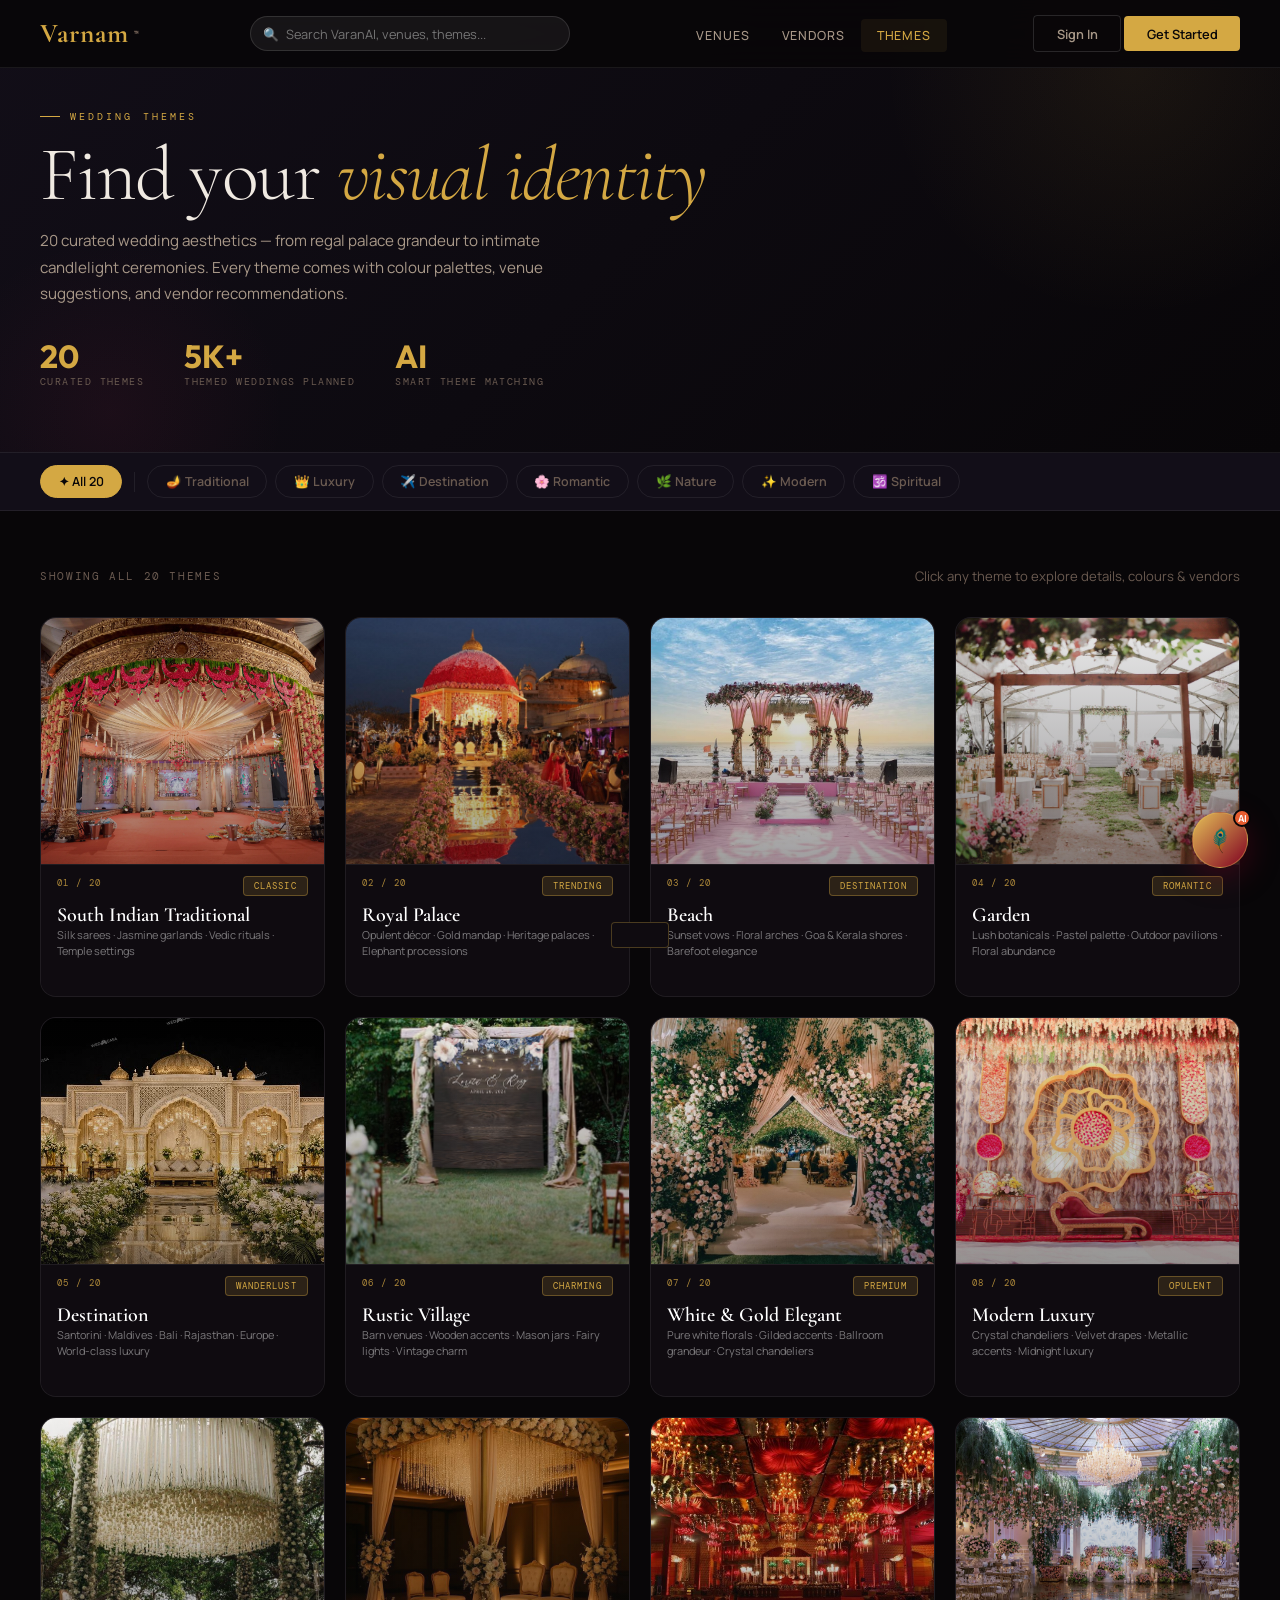
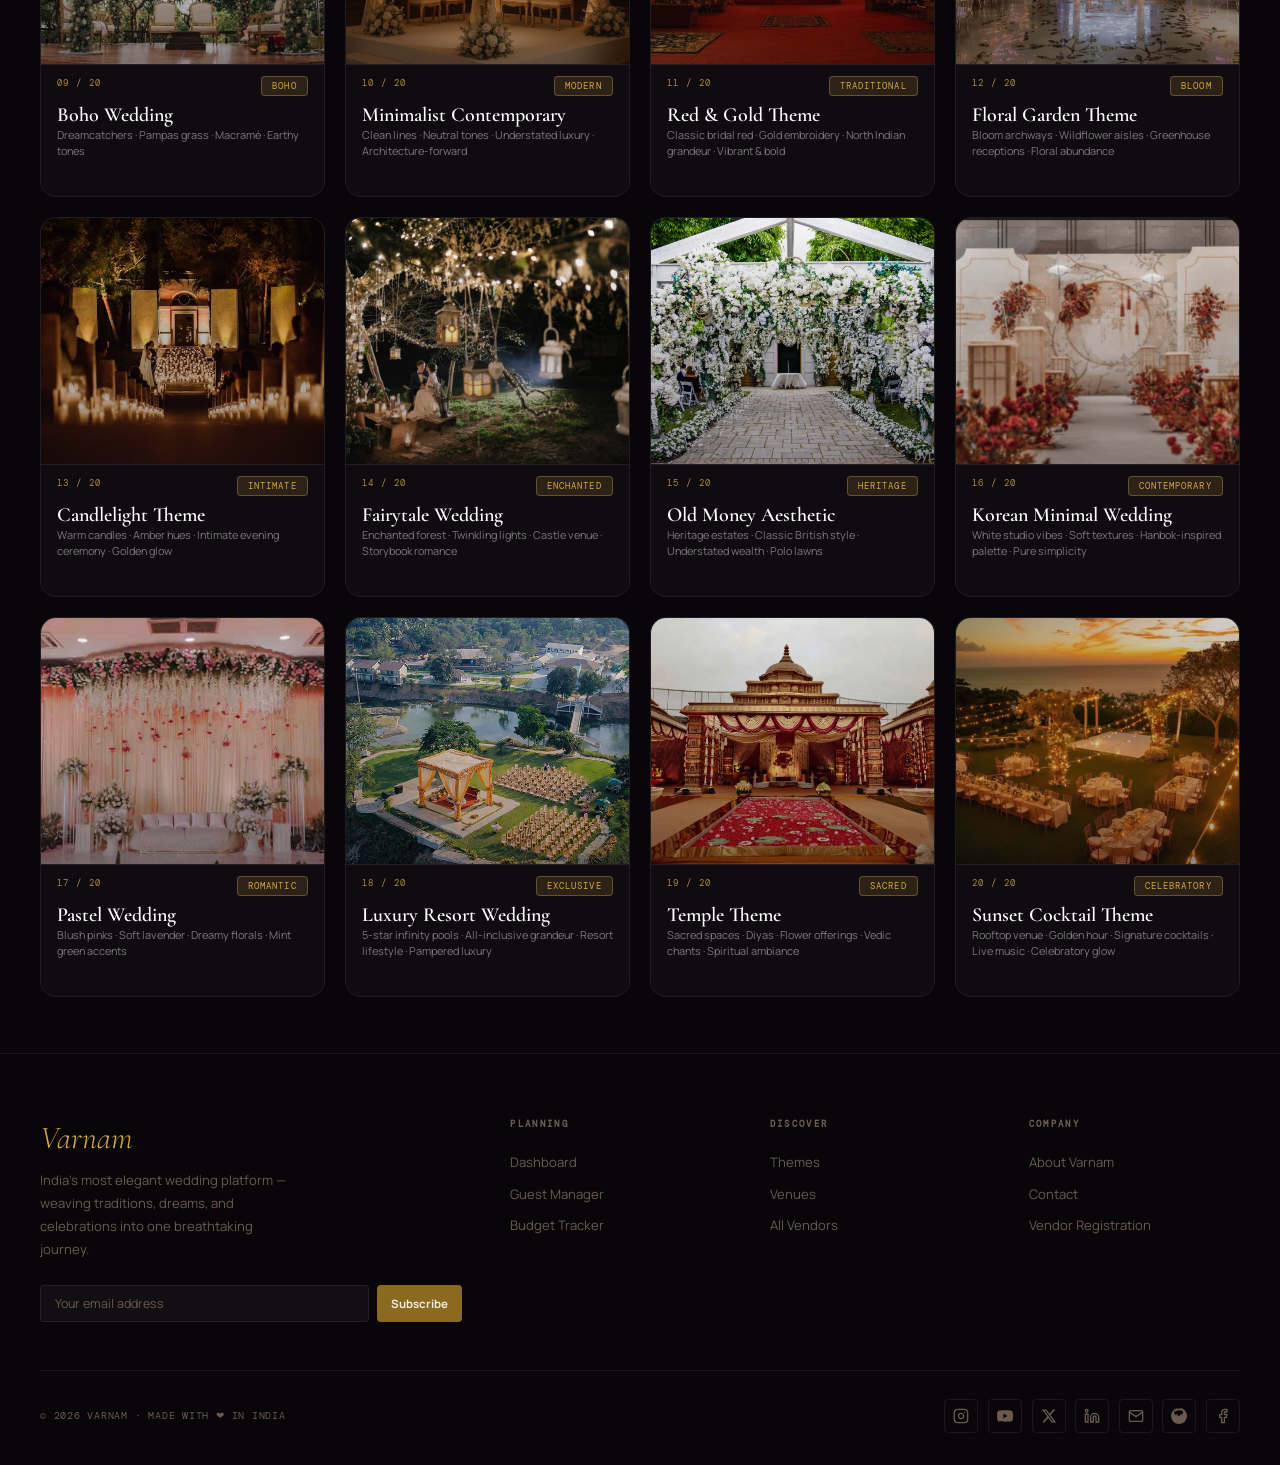
<file: themes.html>
<!DOCTYPE html>
<html lang="en">
<head>
<meta charset="UTF-8">
<meta name="viewport" content="width=device-width, initial-scale=1.0">
<title>Wedding Themes — Varnam</title>
<link href="https://fonts.googleapis.com/css2?family=Cormorant+Garamond:ital,wght@0,300;0,400;0,600;0,700;1,300;1,400;1,700&family=Manrope:wght@300;400;500;600;700;800;900&family=DM+Mono:wght@300;400;500&display=swap" rel="stylesheet">
<style>
:root{--ink:#080608;--ink2:#0f0b10;--ink3:#1a1220;--surface:#120e18;--border:rgba(255,255,255,0.07);--border2:rgba(255,255,255,0.13);--gold:#D4A843;--gold2:#F0C96A;--gold3:#8A6A20;--ember:#E85D30;--rose:#C43060;--text:#F0EAE2;--text2:#A89888;--text3:#6A5A50;--r4:4px;--r8:8px;--r16:16px;--r24:24px;}
*,*::before,*::after{margin:0;padding:0;box-sizing:border-box;}
html{scroll-behavior:smooth;}
body{font-family:'Manrope',sans-serif;background:var(--ink);color:var(--text);overflow-x:hidden;-webkit-font-smoothing:antialiased;}
::-webkit-scrollbar{width:3px;}::-webkit-scrollbar-track{background:var(--ink);}::-webkit-scrollbar-thumb{background:var(--gold3);}
#toast{position:fixed;bottom:2rem;left:50%;transform:translateX(-50%) translateY(80px);background:var(--ink2);border:1px solid rgba(212,168,67,.3);border-radius:var(--r4);padding:.75rem 1.75rem;font-family:'DM Mono',monospace;font-size:.72rem;color:var(--gold);letter-spacing:.08em;z-index:9990;transition:transform .3s;pointer-events:none;white-space:nowrap;}
#toast.show{transform:translateX(-50%) translateY(0);}

/* NAV */
nav{position:fixed;top:0;left:0;right:0;z-index:500;height:68px;display:flex;align-items:center;padding:0 2.5rem;justify-content:space-between;border-bottom:1px solid var(--border);background:rgba(8,6,8,.90);backdrop-filter:blur(24px);}
.nl{font-family:'Cormorant Garamond',serif;font-size:1.7rem;font-weight:700;color:var(--gold);text-decoration:none;}
.nav-links{display:flex;gap:0;list-style:none;}
.nav-links a{color:var(--text2);text-decoration:none;font-size:.78rem;font-weight:500;letter-spacing:.07em;text-transform:uppercase;padding:.5rem 1rem;border-radius:var(--r4);transition:color .2s;}
.nav-links a:hover,.nav-links a.active{color:var(--gold);background:rgba(212,168,67,.07);}
.nr{display:flex;gap:.75rem;}
.btn{display:inline-flex;align-items:center;gap:.4rem;padding:.55rem 1.4rem;border-radius:var(--r4);font-family:'Manrope',sans-serif;font-size:.8rem;font-weight:600;cursor:pointer;transition:all .25s;text-decoration:none;border:none;}
.btn-ghost{background:transparent;border:1px solid var(--border2);color:var(--text2);}
.btn-ghost:hover{border-color:var(--gold);color:var(--gold);}
.btn-gold{background:var(--gold);color:var(--ink);}
.btn-gold:hover{background:var(--gold2);}

/* PAGE HERO */
.hero{padding:110px 2.5rem 4rem;background:linear-gradient(135deg,var(--surface),var(--ink));border-bottom:1px solid var(--border);position:relative;overflow:hidden;}
.hero::before{content:'';position:absolute;top:-40%;right:-8%;width:500px;height:500px;background:radial-gradient(circle,rgba(212,168,67,.08) 0%,transparent 70%);border-radius:50%;}
.hero::after{content:'';position:absolute;bottom:-30%;left:-5%;width:350px;height:350px;background:radial-gradient(circle,rgba(196,48,96,.07) 0%,transparent 70%);border-radius:50%;}
.hero-inner{max-width:1200px;margin:0 auto;position:relative;z-index:2;}
.ph-label{font-family:'DM Mono',monospace;font-size:.65rem;letter-spacing:.3em;text-transform:uppercase;color:var(--gold);margin-bottom:1rem;display:flex;align-items:center;gap:.6rem;}
.ph-label::before{content:'';width:20px;height:1px;background:var(--gold);}
.ph-title{font-family:'Cormorant Garamond',serif;font-size:clamp(2.5rem,6vw,5rem);font-weight:300;line-height:.95;letter-spacing:-.02em;margin-bottom:1rem;}
.ph-title em{font-style:italic;color:var(--gold);}
.ph-sub{font-size:.95rem;color:var(--text2);max-width:520px;line-height:1.75;margin-bottom:2rem;}
.theme-stat-row{display:flex;gap:2.5rem;flex-wrap:wrap;}
.theme-stat{text-align:left;}
.theme-stat-num{font-family:'Cormorant Garamond',serif;font-size:2rem;font-weight:700;color:var(--gold);line-height:1;}
.theme-stat-lbl{font-family:'DM Mono',monospace;font-size:.6rem;color:var(--text3);letter-spacing:.15em;text-transform:uppercase;margin-top:.2rem;}

/* FILTER TABS */
.filter-bar{background:var(--surface);border-bottom:1px solid var(--border);padding:.75rem 2.5rem;position:sticky;top:68px;z-index:400;overflow-x:auto;}
.filter-inner{max-width:1200px;margin:0 auto;display:flex;gap:.5rem;align-items:center;min-width:max-content;}
.f-tab{display:inline-flex;align-items:center;gap:.4rem;padding:.45rem 1.1rem;border-radius:100px;font-size:.78rem;font-weight:600;cursor:pointer;border:1px solid var(--border);color:var(--text3);background:transparent;transition:all .22s;white-space:nowrap;font-family:'Manrope',sans-serif;}
.f-tab:hover{border-color:var(--gold);color:var(--gold);}
.f-tab.active{background:var(--gold);color:var(--ink);border-color:var(--gold);}
.f-divider{width:1px;height:20px;background:var(--border);flex-shrink:0;margin:0 .25rem;}

/* THEMES GRID */
.sec{padding:3.5rem 2.5rem;}
.inner{max-width:1200px;margin:0 auto;}
.themes-grid{display:grid;grid-template-columns:repeat(4,1fr);gap:1.25rem;}
.tc{border-radius:var(--r16);overflow:hidden;cursor:pointer;position:relative;aspect-ratio:3/4;background:var(--ink2);border:1px solid var(--border);transition:transform .4s cubic-bezier(.23,1,.32,1),box-shadow .4s;display:flex;flex-direction:column;}
.tc:hover{transform:translateY(-8px);box-shadow:0 32px 72px rgba(0,0,0,.6);border-color:rgba(212, 168, 67, 0.3);}
.tc:hover .tc-bg{transform:scale(1.07);}
.tc-bg{position:relative;height:65%;width:100%;display:flex;align-items:center;justify-content:center;font-size:3.5rem;transition:transform .5s cubic-bezier(.23,1,.32,1);overflow:hidden;flex-shrink:0;}
.tc-grad{position:absolute;top:0;left:0;right:0;height:65%;background:linear-gradient(to top,rgba(15, 11, 16, 0.4) 0%,transparent 100%);pointer-events:none;}
.tc-badge{position:absolute;top:calc(65% + 0.75rem);right:1rem;z-index:4;background:rgba(212,168,67,.15);border:1px solid rgba(212,168,67,.35);border-radius:var(--r4);padding:.2rem .65rem;font-family:'DM Mono',monospace;font-size:.55rem;color:var(--gold);letter-spacing:.12em;text-transform:uppercase;}
.tc-num{position:absolute;top:calc(65% + 0.8rem);left:1rem;z-index:4;font-family:'DM Mono',monospace;font-size:.55rem;color:rgba(212,168,67,.8);letter-spacing:.15em;}
.tc-content{position:relative;height:35%;padding:2.1rem 1rem 0.8rem;z-index:3;background:var(--ink2);display:flex;flex-direction:column;justify-content:center;border-top:1px solid var(--border);box-sizing:border-box;}
.tc-name{font-family:'Cormorant Garamond',serif;font-size:1.25rem;font-weight:600;color:#fff;line-height:1.1;margin-bottom:.1rem;}
.tc-vibe{font-size:.68rem;color:rgba(255,255,255,.45);line-height:1.4;display:-webkit-box;-webkit-line-clamp:2;-webkit-box-orient:vertical;overflow:hidden;}
.tc-explore{display:inline-flex;align-items:center;gap:.35rem;margin-top:.35rem;font-size:.7rem;font-weight:600;color:var(--gold);font-family:'Manrope',sans-serif;opacity:0;transform:translateY(6px);transition:all .25s;}
.tc:hover .tc-explore{opacity:1;transform:translateY(0);}
.tc.hidden{display:none;}

/* THEME DETAIL MODAL */
.modal-overlay{position:fixed;inset:0;background:rgba(0,0,0,.88);backdrop-filter:blur(14px);z-index:800;display:flex;align-items:center;justify-content:center;opacity:0;visibility:hidden;transition:all .35s;padding:1.25rem;}
.modal-overlay.open{opacity:1;visibility:visible;}
.theme-modal{background:var(--ink2);border:1px solid var(--border2);border-radius:var(--r24);width:100%;max-width:920px;max-height:92vh;overflow-y:auto;transform:translateY(24px) scale(.97);transition:transform .35s cubic-bezier(.23,1,.32,1);}
.modal-overlay.open .theme-modal{transform:translateY(0) scale(1);}
.theme-modal::-webkit-scrollbar{width:3px;}
.theme-modal::-webkit-scrollbar-thumb{background:var(--gold3);}
.tm-hero{height:300px;position:relative;overflow:hidden;border-radius:var(--r24) var(--r24) 0 0;}
.tm-hero-bg{position:absolute;inset:0;display:flex;align-items:center;justify-content:center;font-size:6rem;transition:transform .5s;}
.tm-hero-grad{position:absolute;inset:0;background:linear-gradient(to top,var(--ink2) 0%,rgba(0,0,0,.4) 60%,transparent 100%);}
.tm-close{position:absolute;top:1rem;right:1rem;z-index:5;width:40px;height:40px;border-radius:50%;background:rgba(0,0,0,.55);border:1px solid rgba(255,255,255,.15);color:#fff;font-size:1rem;cursor:pointer;display:flex;align-items:center;justify-content:center;transition:all .2s;}
.tm-close:hover{background:var(--gold);border-color:var(--gold);color:var(--ink);}
.tm-body{padding:2rem 2.5rem 2.5rem;}
.tm-badge{display:inline-flex;margin-bottom:.75rem;}
.tm-badge span{background:rgba(212,168,67,.12);border:1px solid rgba(212,168,67,.3);border-radius:3px;padding:.2rem .65rem;font-family:'DM Mono',monospace;font-size:.6rem;color:var(--gold);letter-spacing:.12em;text-transform:uppercase;}
.tm-title{font-family:'Cormorant Garamond',serif;font-size:2.25rem;font-weight:600;color:var(--text);margin-bottom:.4rem;}
.tm-vibe{font-size:.85rem;color:var(--text3);font-style:italic;margin-bottom:1.5rem;}
.tm-desc{font-size:.9rem;color:var(--text2);line-height:1.8;margin-bottom:2rem;}
.tm-grid{display:grid;grid-template-columns:1fr 1fr;gap:1.5rem;margin-bottom:2rem;}
.tm-section-label{font-family:'DM Mono',monospace;font-size:.6rem;letter-spacing:.22em;text-transform:uppercase;color:var(--gold);display:flex;align-items:center;gap:.5rem;margin-bottom:1rem;}
.tm-section-label::before{content:'';width:14px;height:1px;background:var(--gold);}
.tm-detail-box{background:rgba(255,255,255,.03);border:1px solid var(--border);border-radius:var(--r8);padding:1.1rem;}
.tm-detail-row{display:flex;gap:.75rem;padding:.6rem 0;border-bottom:1px solid var(--border);}
.tm-detail-row:last-child{border-bottom:none;}
.tm-detail-label{font-family:'DM Mono',monospace;font-size:.6rem;color:var(--text3);letter-spacing:.1em;min-width:110px;flex-shrink:0;}
.tm-detail-val{font-size:.82rem;color:var(--text2);}
/* Colour palette */
.palette-row{display:flex;gap:.65rem;flex-wrap:wrap;}
.palette-swatch{display:flex;flex-direction:column;align-items:center;gap:.35rem;}
.swatch-circle{width:44px;height:44px;border-radius:50%;border:2px solid rgba(255,255,255,.08);}
.swatch-name{font-family:'DM Mono',monospace;font-size:.55rem;color:var(--text3);letter-spacing:.06em;text-align:center;}
/* Vendors grid */
.vendor-chips{display:flex;flex-wrap:wrap;gap:.5rem;}
.vendor-chip{display:flex;align-items:center;gap:.5rem;background:rgba(255,255,255,.04);border:1px solid var(--border);border-radius:var(--r8);padding:.55rem .85rem;font-size:.78rem;color:var(--text2);cursor:pointer;transition:all .2s;}
.vendor-chip:hover{border-color:rgba(212,168,67,.3);color:var(--gold);}
.vendor-chip-ico{font-size:.95rem;}
.vendor-chip-info{}
.vendor-chip-name{font-size:.78rem;font-weight:600;color:var(--text);}
.vendor-chip-type{font-family:'DM Mono',monospace;font-size:.58rem;color:var(--text3);}
/* Inspirations */
.inspiration-grid{display:grid;grid-template-columns:repeat(3,1fr);gap:.75rem;}
.inspo-item{aspect-ratio:1;border-radius:var(--r8);display:flex;align-items:center;justify-content:center;font-size:2rem;cursor:pointer;transition:transform .3s;}
.inspo-item:hover{transform:scale(1.05);}
/* CTA inside modal */
.tm-cta-row{display:flex;gap:.75rem;margin-top:1.75rem;}

/* MODAL AUTH */
.auth-modal{background:var(--ink2);border:1px solid var(--border2);border-radius:var(--r24);width:100%;max-width:460px;max-height:90vh;overflow-y:auto;}
.fr{margin-bottom:1rem;}
.fr2{display:grid;grid-template-columns:1fr 1fr;gap:.85rem;margin-bottom:1rem;}
.field-label{font-family:'DM Mono',monospace;font-size:.58rem;letter-spacing:.2em;text-transform:uppercase;color:var(--text3);margin-bottom:.35rem;display:block;}
.field{background:rgba(255,255,255,.04);border:1px solid var(--border2);border-radius:var(--r8);padding:.7rem 1rem;font-size:.875rem;color:var(--text);font-family:'Manrope',sans-serif;outline:none;width:100%;transition:border-color .2s;}
.field:focus{border-color:rgba(212,168,67,.4);}
.field::placeholder{color:var(--text3);}

/* FOOTER */
footer{background:var(--ink);border-top:1px solid var(--border);padding:4rem 2.5rem 2rem;}
.footer-grid{display:grid;grid-template-columns:2fr 1fr 1fr 1fr;gap:3rem;max-width:1200px;margin:0 auto 3rem;}
.footer-logo{font-family:'Cormorant Garamond',serif;font-size:2rem;font-weight:300;font-style:italic;color:var(--gold);margin-bottom:.75rem;}
.footer-desc{font-size:.82rem;color:var(--text3);line-height:1.75;max-width:260px;margin-bottom:1.5rem;}
.footer-nl{display:flex;gap:.5rem;}
.footer-nl input{flex:1;background:rgba(255,255,255,.04);border:1px solid var(--border);border-radius:var(--r4);padding:.55rem .9rem;font-size:.78rem;color:var(--text);font-family:'Manrope',sans-serif;outline:none;}
.footer-nl input:focus{border-color:rgba(212,168,67,.4);}
.footer-nl input::placeholder{color:var(--text3);}
.footer-nl button{background:var(--gold3);border:none;border-radius:var(--r4);padding:0 .9rem;font-family:'Manrope',sans-serif;font-size:.72rem;font-weight:700;color:var(--text);cursor:pointer;}
.footer-nl button:hover{background:var(--gold);color:var(--ink);}
.footer-col h5{font-family:'DM Mono',monospace;font-size:.58rem;letter-spacing:.25em;text-transform:uppercase;color:var(--text3);margin-bottom:1.25rem;}
.footer-col ul{list-style:none;}
.footer-col li{margin-bottom:.6rem;}
.footer-col a{font-size:.82rem;color:var(--text3);text-decoration:none;transition:color .2s;}
.footer-col a:hover{color:var(--gold);}
.footer-bottom{max-width:1200px;margin:0 auto;border-top:1px solid var(--border);padding-top:1.75rem;display:flex;justify-content:space-between;align-items:center;flex-wrap:wrap;gap:1rem;}
.footer-copy{font-family:'DM Mono',monospace;font-size:.6rem;color:var(--text3);letter-spacing:.08em;}
.footer-socials{display:flex;gap:.6rem;}
.footer-socials a{width:34px;height:34px;border:1px solid var(--border);border-radius:var(--r4);display:flex;align-items:center;justify-content:center;font-size:.82rem;color:var(--text3);text-decoration:none;transition:all .2s;}
.footer-socials a:hover{border-color:var(--gold);color:var(--gold);}
/* FADE IN */
.fade{opacity:0;transform:translateY(18px);transition:opacity .65s ease,transform .65s ease;}
.fade.visible{opacity:1;transform:translateY(0);}
.inner { max-width: 1200px; margin: 0 auto; width: 100%; }

.nav-logo {
  font-family:'Cormorant Garamond',serif;
  font-size:1.7rem; font-weight:700; letter-spacing:0.04em;
  color:var(--gold); text-decoration:none;
  display:flex; align-items:center; gap:0.3rem;
}
.nav-logo sup {
  font-size:0.45rem; font-family:'DM Mono',monospace;
  color:var(--text3); letter-spacing:0.15em; text-transform:uppercase;
}

/* Profile Dropdown & Navigation Styles */
.profile-dropdown {
  position: relative;
  display: inline-block;
}
.profile-menu {
  position: absolute;
  top: 100%;
  right: 0;
  margin-top: 0.5rem;
  background: var(--ink2);
  border: 1px solid var(--border);
  border-radius: var(--r8);
  width: 160px;
  opacity: 0;
  visibility: hidden;
  transform: translateY(10px);
  transition: all 0.25s cubic-bezier(0.23, 1, 0.32, 1);
  box-shadow: 0 10px 30px rgba(0,0,0,0.5);
  z-index: 600;
  padding: 0.5rem 0;
}
.profile-dropdown:hover .profile-menu {
  opacity: 1;
  visibility: visible;
  transform: translateY(0);
}
.profile-dropdown:hover .dropdown-arrow {
  transform: rotate(180deg);
}
.profile-menu-item {
  display: flex;
  align-items: center;
  gap: 0.5rem;
  padding: 0.6rem 1rem;
  color: var(--text2);
  text-decoration: none;
  font-size: 0.82rem;
  font-weight: 500;
  transition: all 0.2s;
}
.profile-menu-item:hover {
  color: var(--gold);
  background: rgba(212, 168, 67, 0.07);
}
.profile-menu-item.logout:hover {
  color: var(--rose);
  background: rgba(196, 48, 96, 0.07);
}
.profile-menu-divider {
  height: 1px;
  background: var(--border);
  margin: 0.4rem 0;
}

/* Auth Modals Styles */
.modal-header{display:flex;justify-content:space-between;align-items:center;margin-bottom:2rem;}
.modal-title{font-family:'Cormorant Garamond',serif;font-size:2rem;font-weight:600;color:var(--text);}
.modal-close{background:none;border:1px solid var(--border);border-radius:50%;width:36px;height:36px;color:var(--text2);font-size:1.1rem;cursor:pointer;transition:all .2s;}
.modal-close:hover{border-color:var(--gold);color:var(--gold);}
.form-row{margin-bottom:1.25rem;}
.form-row-2{display:grid;grid-template-columns:1fr 1fr;gap:1rem;margin-bottom:1.25rem;}
.divider{height:1px;background:var(--border);margin:1.5rem 0;position:relative;}
.divider span{position:absolute;top:-8px;left:50%;transform:translateX(-50%);background:var(--ink2);padding:0 0.75rem;font-family:'DM Mono',monospace;font-size:0.6rem;color:var(--text3);letter-spacing:0.15em;}
.social-auth{display:flex;gap:0.75rem;}
.social-auth-btn{flex:1;display:flex;align-items:center;justify-content:center;gap:0.5rem;padding:0.7rem;background:rgba(255,255,255,0.04);border:1px solid var(--border);border-radius:var(--r8);font-size:0.82rem;color:var(--text2);cursor:pointer;transition:all .2s;font-family:'Manrope',sans-serif;}
.social-auth-btn:hover{border-color:var(--gold);color:var(--gold);}
.role-tabs{display:flex;gap:0.5rem;margin-bottom:1.75rem;}
.role-tab{flex:1;padding:0.7rem;border:1px solid var(--border);border-radius:var(--r8);background:transparent;color:var(--text2);font-family:'Manrope',sans-serif;font-size:0.82rem;font-weight:600;cursor:pointer;transition:all .2s;text-align:center;}
.role-tab.active{background:rgba(212,168,67,0.1);border-color:rgba(212,168,67,0.3);color:var(--gold);}
select.field, select, .filter-sel {
  appearance: none !important;
  -webkit-appearance: none !important;
  -moz-appearance: none !important;
  background-image: url("data:image/svg+xml,%3Csvg xmlns='http://www.w3.org/2000/svg' width='12' height='12' viewBox='0 0 24 24' fill='none' stroke='%23A89888' stroke-width='2' stroke-linecap='round' stroke-linejoin='round'%3E%3Cpolyline points='6 9 12 15 18 9'%3E%3C/polyline%3E%3C/svg%3E") !important;
  background-repeat: no-repeat !important;
  background-position: right 1rem center !important;
  padding-right: 2.5rem !important;
  cursor:pointer;
}
select.field option, select option, .filter-sel option { background:var(--ink2); }
</style>
<style>@import url('https://fonts.googleapis.com/css2?family=Outfit:wght@400;500;600;700&display=swap'); .cd-num, .stat-num, .vc-stat-val, .ms-val, .pkg-price, .vd-price, .capacity-val { font-family: 'Outfit', sans-serif !important; }</style>
</head>
<body>
<div id="toast"></div>

<!-- NAV -->
<nav>
  <div class="inner" style="display:flex; align-items:center; justify-content:space-between; width:100%;">
    <a class="nav-logo" href="index.html">Varnam<sup>™</sup></a>
    <ul class="nav-links">
      <li><a href="venues.html">Venues</a></li>
      <li><a href="vendors.html">Vendors</a></li>
      <li><a href="themes.html" class="active">Themes</a></li>
    </ul>
    <div class="nav-right" id="nav-auth-section">
      <button class="btn btn-ghost" onclick="openModal('login-modal')">Sign In</button>
      <button class="btn btn-gold" onclick="openModal('signup-modal')">Get Started</button>
    </div>
  </div>
</nav>

<!-- HERO -->
<div class="hero">
  <div class="hero-inner">
    <div class="ph-label">Wedding Themes</div>
    <h1 class="ph-title">Find your <em>visual identity</em></h1>
    <p class="ph-sub">20 curated wedding aesthetics — from regal palace grandeur to intimate candlelight ceremonies. Every theme comes with colour palettes, venue suggestions, and vendor recommendations.</p>
    <div class="theme-stat-row">
      <div class="theme-stat"><div class="theme-stat-num">20</div><div class="theme-stat-lbl">Curated Themes</div></div>
      <div class="theme-stat"><div class="theme-stat-num">5K+</div><div class="theme-stat-lbl">Themed Weddings Planned</div></div>
      <div class="theme-stat"><div class="theme-stat-num">AI</div><div class="theme-stat-lbl">Smart Theme Matching</div></div>
    </div>
  </div>
</div>

<!-- FILTER TABS -->
<div class="filter-bar">
  <div class="filter-inner">
    <button class="f-tab active" onclick="filterThemes('all',this)">✦ All 20</button>
    <div class="f-divider"></div>
    <button class="f-tab" onclick="filterThemes('traditional',this)">🪔 Traditional</button>
    <button class="f-tab" onclick="filterThemes('luxury',this)">👑 Luxury</button>
    <button class="f-tab" onclick="filterThemes('destination',this)">✈️ Destination</button>
    <button class="f-tab" onclick="filterThemes('romantic',this)">🌸 Romantic</button>
    <button class="f-tab" onclick="filterThemes('nature',this)">🌿 Nature</button>
    <button class="f-tab" onclick="filterThemes('modern',this)">✨ Modern</button>
    <button class="f-tab" onclick="filterThemes('spiritual',this)">🕉️ Spiritual</button>
  </div>
</div>

<!-- THEMES GRID -->
<section class="sec">
  <div class="inner">
    <div style="display:flex;justify-content:space-between;align-items:center;margin-bottom:2rem;flex-wrap:wrap;gap:1rem;">
      <div id="theme-count" style="font-family:'DM Mono',monospace;font-size:.68rem;letter-spacing:.15em;color:var(--text3);">SHOWING ALL 20 THEMES</div>
      <div style="font-size:.82rem;color:var(--text3);">Click any theme to explore details, colours &amp; vendors</div>
    </div>
    <div class="themes-grid" id="themes-grid">
      <!-- Generated by JS -->
    </div>
  </div>
</section>

<!-- THEME DETAIL MODAL -->
<div class="modal-overlay" id="theme-modal" onclick="if(event.target===this)closeThemeModal()">
  <div class="theme-modal" id="theme-modal-box">
    <div class="tm-hero">
      <div class="tm-hero-bg" id="tm-bg"></div>
      <div class="tm-hero-grad"></div>
      <button class="tm-close" onclick="closeThemeModal()">✕</button>
    </div>
    <div class="tm-body">
      <div class="tm-badge"><span id="tm-badge"></span></div>
      <div class="tm-title" id="tm-title"></div>
      <div class="tm-vibe" id="tm-vibe"></div>
      <div class="tm-desc" id="tm-desc"></div>

      <div class="tm-grid">
        <!-- Left: Details + Palette -->
        <div>
          <div class="tm-section-label">Theme Details</div>
          <div class="tm-detail-box" id="tm-details"></div>

          <div style="margin-top:1.5rem;">
            <div class="tm-section-label">Colour Palette</div>
            <div class="palette-row" id="tm-palette"></div>
          </div>
        </div>
        <!-- Right: Vendors + Inspiration -->
        <div>
          <div class="tm-section-label">Recommended Vendors</div>
          <div class="vendor-chips" id="tm-vendors"></div>

        </div>
      </div>

      <div class="tm-cta-row">
        <button class="btn btn-gold" style="flex:1;justify-content:center;padding:.9rem;font-size:.88rem;" onclick="toast('Opening AI planner for this theme…');closeThemeModal()">✦ Start Planning This Theme</button>
        <a href="vendors.html" class="btn btn-ghost" style="padding:.9rem 1.5rem;">Browse Vendors →</a>
        <a href="venues.html" class="btn btn-ghost" style="padding:.9rem 1.5rem;">Find Venues →</a>
      </div>
    </div>
  </div>
</div>

  <!-- ══ LOGIN MODAL ══ -->
  <div class="modal-overlay" id="login-modal">
    <div class="modal" style="max-width:480px; padding:2.5rem;">
      <div class="modal-header">
        <div class="modal-title" style="font-family:'Cormorant Garamond',serif;font-size:2rem;font-weight:600;">Welcome Back</div>
        <button class="modal-close" onclick="closeModal('login-modal')">✕</button>
      </div>
      <div class="role-tabs">
        <button class="role-tab active" onclick="switchRole(this,'lu')">👰 Couple / Guest</button>
        <button class="role-tab" onclick="switchRole(this,'lv')">🎯 Organizer / Vendor</button>
      </div>
      <div id="lu">
        <div class="form-row"><label class="field-label">Email</label><input class="field" type="email" placeholder="your@email.com"></div>
        <div class="form-row"><label class="field-label">Password</label><input class="field" type="password" placeholder="••••••••"></div>
        <div style="text-align:right;margin-bottom:1.25rem;"><a href="#" style="font-size:.78rem;color:var(--gold);text-decoration:none;">Forgot password?</a></div>
        <button class="btn btn-gold" style="width:100%;justify-content:center;padding:.9rem;" onclick="loginUser(document.querySelector('#lu input[type=email]').value, false);closeModal('login-modal')">Sign In →</button>
        <div class="divider"><span>or continue with</span></div>
        <div class="social-auth"><button class="social-auth-btn" onclick="toast('Google login…')">🔵 Google</button><button class="social-auth-btn" onclick="toast('OTP sent…')">📱 OTP</button></div>
        <p style="text-align:center;margin-top:1.5rem;font-size:.8rem;color:var(--text3);">No account? <a href="#" style="color:var(--gold);text-decoration:none;" onclick="closeModal('login-modal');openModal('signup-modal')">Sign Up</a></p>
      </div>
      <div id="lv" style="display:none">
        <div class="form-row"><label class="field-label">Business Email</label><input class="field" type="email" placeholder="studio@email.com"></div>
        <div class="form-row"><label class="field-label">Password</label><input class="field" type="password" placeholder="••••••••"></div>
        <button class="btn btn-gold" style="width:100%;justify-content:center;padding:.9rem;" onclick="loginUser(document.querySelector('#lv input[type=email]').value, true);closeModal('login-modal')">Sign In as Organizer →</button>
        <div class="divider"><span>or</span></div>
        <div class="social-auth"><button class="social-auth-btn" onclick="toast('Google…')">🔵 Google</button></div>
        <p style="text-align:center;margin-top:1.5rem;font-size:.8rem;color:var(--text3);">New vendor? <a href="#" style="color:var(--gold);text-decoration:none;" onclick="closeModal('login-modal');openModal('vendor-signup-modal')">Register business</a></p>
      </div>
    </div>
  </div>

  <div class="modal-overlay" id="signup-modal">
    <div class="modal" style="max-width:480px; padding:2.5rem;">
      <div class="modal-header">
        <div class="modal-title" style="font-family:'Cormorant Garamond',serif;font-size:2rem;font-weight:600;">Create Account</div>
        <button class="modal-close" onclick="closeModal('signup-modal')">✕</button>
      </div>
      <div class="role-tabs">
        <button class="role-tab active" onclick="switchRole(this,'su')">👰 Couple / Guest</button>
        <button class="role-tab" onclick="switchRole(this,'sv')">🎯 Organizer / Vendor</button>
      </div>
      <div id="su" class="role-panel">
        <div class="form-row-2">
          <div><label class="field-label">First Name</label><input class="field" placeholder="Sita"></div>
          <div><label class="field-label">Last Name</label><input class="field" placeholder="Sharma"></div>
        </div>
        <div class="form-row"><label class="field-label">Email</label><input class="field" type="email" placeholder="your@email.com"></div>
        <div class="form-row"><label class="field-label">Phone</label><input class="field" type="tel" placeholder="+91 98765 43210"></div>
        <div class="form-row"><label class="field-label">Role</label><select class="field"><option>Bride</option><option>Groom</option><option>Family Member</option><option>Guest</option></select></div>
        <div class="form-row"><label class="field-label">Password</label><input class="field" type="password" placeholder="Min. 8 characters"></div>
        <button class="btn btn-gold" style="width:100%;justify-content:center;padding:.9rem;" onclick="loginUser(document.querySelector('#su input[type=email]').value, false);closeModal('signup-modal')">Create Account →</button>
        <div class="divider"><span>or sign up with</span></div>
        <div class="social-auth"><button class="social-auth-btn" onclick="toast('Google…')">🔵 Google</button><button class="social-auth-btn" onclick="toast('OTP sent…')">📱 OTP</button></div>
      </div>
      <div id="sv" class="role-panel" style="display:none">
        <div class="form-row-2">
          <div><label class="field-label">First Name</label><input class="field" id="v-su-fname" placeholder="First Name"></div>
          <div><label class="field-label">Last Name</label><input class="field" id="v-su-lname" placeholder="Last Name"></div>
        </div>
        <div class="form-row"><label class="field-label">Email</label><input class="field" id="v-su-email" type="email" placeholder="studio@email.com"></div>
        <div class="form-row"><label class="field-label">Phone</label><input class="field" id="v-su-phone" type="tel" placeholder="+91 98765 43210"></div>
        <div class="form-row"><label class="field-label">Vendor Category</label><select class="field" id="v-su-role">
            <option>Photographer</option>
            <option>Videographer</option>
            <option>Makeup Artist</option>
            <option>Mehndi Artist</option>
            <option>Decorator / Florist</option>
            <option>Caterer</option>
            <option>DJ / Musician</option>
            <option>Wedding Planner</option>
            <option>Venue Owner</option>
          </select></div>
        <div class="form-row"><label class="field-label">Password</label><input class="field" type="password" placeholder="Min. 8 characters"></div>
        <button class="btn btn-gold" style="width:100%;justify-content:center;padding:.9rem;" onclick="loginUser(document.getElementById('v-su-email').value, true);closeModal('signup-modal')">Create Account →</button>
      </div>
    </div>
  </div>

  <!-- ══ VENDOR SIGNUP MODAL ══ -->
  <div class="modal-overlay" id="vendor-signup-modal">
    <div class="modal" style="max-width:560px;">
      <div class="modal-header">
        <div class="modal-title">Register Your Business</div><button class="modal-close"
          onclick="closeModal('vendor-signup-modal')">✕</button>
      </div>
      <p style="font-size:.82rem;color:var(--text2);margin-bottom:1.75rem;line-height:1.6;">Join 12,000+ verified
        professionals on Varnam. Create your profile and start receiving enquiries from couples across India.</p>
      <div class="form-row-2">
        <div><label class="field-label">Full Name</label><input class="field" placeholder="Your Name"></div>
        <div><label class="field-label">Business Name</label><input class="field" placeholder="Studio / Brand Name">
        </div>
      </div>
      <div class="form-row"><label class="field-label">Category</label>
        <select class="field">
          <option>Photographer</option>
          <option>Videographer</option>
          <option>Makeup Artist</option>
          <option>Mehndi Artist</option>
          <option>Decorator / Florist</option>
          <option>Caterer</option>
          <option>DJ / Musician</option>
          <option>Chef</option>
          <option>Wedding Planner</option>
          <option>Venue Owner</option>
          <option>Bridal Wear Designer</option>
          <option>Jeweller</option>
        </select>
      </div>
      <div class="form-row-2">
        <div><label class="field-label">City / Base Location</label><input class="field" placeholder="e.g. Mumbai">
        </div>
        <div><label class="field-label">Years of Experience</label><input class="field" type="number" placeholder="5">
        </div>
      </div>
      <div class="form-row"><label class="field-label">Business Email</label><input class="field" type="email"
          placeholder="studio@email.com"></div>
      <div class="form-row"><label class="field-label">Phone / WhatsApp</label><input class="field" type="tel"
          placeholder="+91 98765 43210"></div>
      <div class="form-row"><label class="field-label">About Your Work</label><textarea class="field" rows="3"
          placeholder="Tell couples about your style and experience…"></textarea></div>
      <div class="form-row"><label class="field-label">Starting Price (₹)</label><input class="field" type="number"
          placeholder="e.g. 25000"></div>
      <div class="form-row"><label class="field-label">Portfolio / Website URL</label><input class="field"
          placeholder="https://yourstudio.com"></div>
      <div class="form-row"><label class="field-label">Password</label><input class="field" type="password"
          placeholder="Min. 8 characters"></div>
      <button class="btn btn-gold" style="width:100%;justify-content:center;padding:.9rem;"
        onclick="toast('🎉 Submitted! Verification within 24 hrs.');closeModal('vendor-signup-modal')">Submit for
        Verification →</button>
      <p style="text-align:center;margin-top:1rem;font-size:.75rem;color:var(--text3);">Verification takes 24–48 hours.
        You'll receive an email once approved.</p>
    </div>
  </div>

<!-- FOOTER -->
<footer>
  <div class="footer-grid">
    <div>
      <div class="footer-logo">Varnam</div>
      <p class="footer-desc">India's most elegant wedding platform — weaving traditions, dreams, and celebrations into one breathtaking journey.</p>
      <div class="footer-nl"><input id="footer-email" placeholder="Your email address"><button onclick="footerSubscribe()">Subscribe</button></div>
    </div>
    <div class="footer-col">
      <h5>Planning</h5>
      <ul>
        <li><a href="dashboard.html">Dashboard</a></li>
        <li><a href="#">Guest Manager</a></li>
        <li><a href="#">Budget Tracker</a></li>
      </ul>
    </div>
    <div class="footer-col">
      <h5>Discover</h5>
      <ul>
        <li><a href="themes.html">Themes</a></li>
        <li><a href="venues.html">Venues</a></li>
        <li><a href="vendors.html">All Vendors</a></li>
      </ul>
    </div>
    <div class="footer-col">
      <h5>Company</h5>
      <ul>
        <li><a href="about.html">About Varnam</a></li>
        <li><a href="contact.html">Contact</a></li>
        <li><a href="#" onclick="openModal('vendor-signup-modal')">Vendor Registration</a></li>
      </ul>
    </div>
  </div>
  <div class="footer-bottom">
    <div class="footer-copy">© 2026 VARNAM · MADE WITH ❤ IN INDIA</div>
    <div class="footer-socials">
      <a href="#" aria-label="Instagram"><svg width="16" height="16" viewBox="0 0 24 24" fill="none" stroke="currentColor" stroke-width="2" stroke-linecap="round" stroke-linejoin="round"><rect x="2" y="2" width="20" height="20" rx="5" ry="5"></rect><path d="M16 11.37A4 4 0 1 1 12.63 8 4 4 0 0 1 16 11.37z"></path><line x1="17.5" y1="6.5" x2="17.51" y2="6.5"></line></svg></a>
      <a href="#" aria-label="YouTube"><svg width="16" height="16" viewBox="0 0 24 24" fill="currentColor"><path d="M23.498 6.163c-.272-1.015-1.074-1.817-2.09-2.09C17.914 3.5 12 3.5 12 3.5s-5.914 0-9.408.573c-1.016.273-1.818 1.075-2.09 2.09C0 9.657 0 12 0 12s0 2.343.502 5.837c.272 1.016 1.074 1.818 2.09 2.09C6.086 20.5 12 20.5 12 20.5s5.914 0 9.408-.573c1.016-.272 1.818-1.074 2.09-2.09C24 14.343 24 12 24 12s0-2.343-.502-5.837zM9.545 15.568V8.432L15.818 12l-6.273 3.568z"/></svg></a>
      <a href="#" aria-label="X"><svg width="16" height="16" viewBox="0 0 24 24" fill="currentColor"><path d="M18.244 2.25h3.308l-7.227 8.26 8.502 11.24H16.17l-5.214-6.817L4.99 21.75H1.68l7.73-8.835L1.254 2.25H8.08l4.713 6.231zm-1.161 17.52h1.833L7.084 4.126H5.117z"/></svg></a>
      <a href="#" aria-label="LinkedIn"><svg width="16" height="16" viewBox="0 0 24 24" fill="none" stroke="currentColor" stroke-width="2" stroke-linecap="round" stroke-linejoin="round"><path d="M16 8a6 6 0 0 1 6 6v7h-4v-7a2 2 0 0 0-2-2 2 2 0 0 0-2 2v7h-4v-7a6 6 0 0 1 6-6z"></path><rect x="2" y="9" width="4" height="12"></rect><circle cx="4" cy="4" r="2"></circle></svg></a>
      <a href="#" aria-label="Gmail"><svg width="16" height="16" viewBox="0 0 24 24" fill="none" stroke="currentColor" stroke-width="2" stroke-linecap="round" stroke-linejoin="round"><path d="M4 4h16c1.1 0 2 .9 2 2v12c0 1.1-.9 2-2 2H4c-1.1 0-2-.9-2-2V6c0-1.1.9-2 2-2z"></path><polyline points="22,6 12,13 2,6"></polyline></svg></a>
      <a href="#" aria-label="Reddit"><svg width="16" height="16" viewBox="0 0 24 24" fill="currentColor"><path d="M12 0A12 12 0 0 0 0 12a12 12 0 0 0 12 12 12 12 0 0 0 12-12A12 12 0 0 0 12 0zm5.01 4.744c.688 0 1.25.561 1.25 1.249a1.25 1.25 0 0 1-.519 1.007c.01.127.014.254.014.382 0 2.29-2.878 4.15-6.417 4.15-3.538 0-6.417-1.86-6.417-4.15 0-.128.004-.255.014-.382a1.248 1.248 0 0 1-.519-1.007c0-.688.562-1.25 1.25-1.25.438 0 .823.23 1.042.576 1.205-.832 2.842-1.366 4.654-1.424l.984-4.636 3.22.684a.972.972 0 0 1-.027.228c0 .54.437.978.978.978.541 0 .978-.437.978-.978a.979.979 0 0 0-.978-.978.976.976 0 0 0-.948.745l-3.52-.747-.8 3.774c1.802.062 3.425.599 4.622 1.428.219-.342.6-.568 1.033-.568zM9.014 9.176c-.605 0-1.1.496-1.1 1.1s.495 1.1 1.1 1.1 1.1-.496 1.1-1.1-.495-1.1-1.1-1.1zm5.972 0c-.605 0-1.1.496-1.1 1.1s.495 1.1 1.1 1.1c.606 0 1.1-.496 1.1-1.1s-.494-1.1-1.1-1.1zm-5.437 3.655c.348.347.828.563 1.354.563.526 0 1.006-.216 1.354-.563a.252.252 0 0 0-.356-.356c-.256.255-.609.412-1 .412s-.744-.157-1-.412a.252.252 0 0 0-.356.356z"/></svg></a>
      <a href="#" aria-label="Facebook"><svg width="16" height="16" viewBox="0 0 24 24" fill="none" stroke="currentColor" stroke-width="2" stroke-linecap="round" stroke-linejoin="round"><path d="M18 2h-3a5 5 0 0 0-5 5v3H7v4h3v8h4v-8h3l1-4h-4V7a1 1 0 0 1 1-1h3z"></path></svg></a>
    </div>
  </div>
</footer>

<script>
/* ── TOAST ─────────────────────────── */
let _tt;
function toast(m){var t=document.getElementById('toast');t.textContent=m;t.classList.add('show');clearTimeout(_tt);_tt=setTimeout(()=>t.classList.remove('show'),2800);}

/* ── MODALS ─────────────────────────── */
function openModal(id){document.getElementById(id).classList.add('open');document.body.style.overflow='hidden';}
function closeModal(id){document.getElementById(id).classList.remove('open');document.body.style.overflow='';}
document.addEventListener('keydown',e=>{if(e.key==='Escape'){document.querySelectorAll('.modal-overlay.open').forEach(m=>{m.classList.remove('open');document.body.style.overflow='';});}});

/* ── FOOTER ─────────────────────────── */
function footerSub(){var v=document.getElementById('footer-email');if(v&&v.value.trim()){toast('✦ Subscribed! Welcome to Varnam.');v.value='';}else toast('Please enter your email.');}

/* ── SCROLL FADE ─────────────────────── */
const io=new IntersectionObserver(entries=>entries.forEach(e=>{if(e.isIntersecting)e.target.classList.add('visible');}),{threshold:.07});

/* ── THEMES DATA ─────────────────────── */
const THEMES=[
  {
    id:1,name:"South Indian Traditional",badge:"Classic",cats:["traditional","spiritual"],
    img:"southindian.jpg",emoji:"🌺",bg:"linear-gradient(145deg,#0A2A1A,#1A5E38,#C8A840)",
    vibe:"Silk sarees · Jasmine garlands · Vedic rituals · Temple settings",
    desc:"A celebration of Tamil, Telugu, Malayalam, and Kannada wedding traditions. Brides in Kanchipuram silk, grooms in veshti, fragrant jasmine gajra, banana leaf décor, and Vedic chants create a ceremony that is deeply spiritual and visually spectacular. Natural elements — flowers, banana leaves, turmeric, and kumkum — give this theme an earthy, sacred authenticity.",
    details:[["Ideal Venues","Temple halls, ITC Grand Chola, Heritage mandaps"],["Guest Count","200 – 1,500"],["Best Season","Year-round"],["Traditions","Nalangu, Sumangali Prarthanai, Saptapadi"]],
    palette:[{c:"#C8A840",n:"Kanchi Gold"},{c:"#1A5E38",n:"Temple Green"},{c:"#8B1A2E",n:"Kumkum Red"},{c:"#F5E6C8",n:"Jasmine White"},{c:"#D4703A",n:"Turmeric"}],
    vendors:[{ico:"🕉️",n:"Vedic Pandit",t:"Priest"},{ico:"🌺",n:"Flower Decorators",t:"Decorator"},{ico:"📸",n:"Traditional Photographer",t:"Photographer"},{ico:"🍛",n:"Chef Ramakrishnan",t:"Chef"},{ico:"🎶",n:"Nadaswaram Artists",t:"Music"},{ico:"💄",n:"Silk Stylist",t:"Makeup"}],
    inspo:[{bg:"linear-gradient(135deg,#C8A840,#1A5E38)",ico:"🌺"},{bg:"linear-gradient(135deg,#1A5E38,#0A2A1A)",ico:"🍌"},{bg:"linear-gradient(135deg,#D4703A,#C8A840)",ico:"🪔"},{bg:"linear-gradient(135deg,#8B1A2E,#D4703A)",ico:"🌸"},{bg:"linear-gradient(135deg,#F5E6C8,#C8A840)",ico:"💍"},{bg:"linear-gradient(135deg,#0A2A1A,#1A5E38)",ico:"🕉️"}]
  },
  {
    id:2,name:"Royal Palace",badge:"Trending",cats:["luxury","traditional"],
    img:"palace.jpg",emoji:"👑",bg:"linear-gradient(145deg,#3A0A15,#8B1A2E,#D4A843)",
    vibe:"Opulent décor · Gold mandap · Heritage palaces · Elephant processions",
    desc:"The Royal Palace Wedding is the pinnacle of Indian wedding grandeur — soaring sandstone corridors, ornate gold mandaps draped in marigolds, elephant processions, and fireworks lighting up a fort sky. This theme draws from Rajput royalty traditions. Every detail speaks of centuries-old opulence. Ideal for couples who want a cinematic celebration that guests talk about for decades.",
    details:[["Ideal Venues","Umaid Bhawan, Taj Lake Palace, Rambagh Palace"],["Guest Count","300 – 2,000+"],["Best Season","Oct – Feb"],["Traditions","Baraat on horseback, royal pheras, folk entertainment"]],
    palette:[{c:"#8B1A2E",n:"Crimson"},{c:"#D4A843",n:"Royal Gold"},{c:"#F5E6C8",n:"Ivory"},{c:"#2C1A0E",n:"Mahogany"},{c:"#C85A20",n:"Saffron"}],
    vendors:[{ico:"🏰",n:"Palace Venue",t:"Venue"},{ico:"🌺",n:"Ferns N Petals",t:"Decorator"},{ico:"📸",n:"Joseph Radhik",t:"Photographer"},{ico:"🍛",n:"Taj Catering",t:"Caterer"},{ico:"🎵",n:"Royal Band",t:"Music"},{ico:"💄",n:"Namrata Soni",t:"Makeup"}],
    inspo:[{bg:"linear-gradient(135deg,#8B1A2E,#D4A843)",ico:"🕌"},{bg:"linear-gradient(135deg,#3A0A15,#C85A20)",ico:"🐘"},{bg:"linear-gradient(135deg,#D4A843,#F5E6C8)",ico:"🌸"},{bg:"linear-gradient(135deg,#2C1A0E,#8B1A2E)",ico:"🎆"},{bg:"linear-gradient(135deg,#C85A20,#D4A843)",ico:"🪔"},{bg:"linear-gradient(135deg,#8B1A2E,#2C1A0E)",ico:"👑"}]
  },
  {
    id:3,name:"Beach",badge:"Destination",cats:["destination","nature","romantic"],
    img:"beach.jpg",emoji:"🌊",bg:"linear-gradient(145deg,#071A2A,#1A4A6B,#4AADCF)",
    vibe:"Sunset vows · Floral arches · Goa & Kerala shores · Barefoot elegance",
    desc:"Exchange vows with the Arabian Sea as your witness. Beach weddings capture the romance of crashing waves, salt-kissed air, and golden sunsets. Floral arches, driftwood décor, and flowing white fabrics create a dreamy backdrop. Goa and Kerala offer India's finest beach wedding venues — from private resort beaches to secluded coves.",
    details:[["Ideal Venues","The Leela Goa, Taj Holiday Village, Vivanta Bekal"],["Guest Count","50 – 800"],["Best Season","Nov – Feb"],["Style","Barefoot, floral, nautical, tropical luxury"]],
    palette:[{c:"#4AADCF",n:"Ocean Blue"},{c:"#F5E6C8",n:"Sand"},{c:"#1A4A6B",n:"Deep Sea"},{c:"#5ABA7A",n:"Palm Green"},{c:"#E8A060",n:"Sunset Gold"}],
    vendors:[{ico:"🌊",n:"Beach Venue",t:"Venue"},{ico:"🌸",n:"Floral Arch Designer",t:"Decorator"},{ico:"📸",n:"Sunset Photographer",t:"Photographer"},{ico:"🍹",n:"Beachside Caterer",t:"Caterer"},{ico:"🎵",n:"Acoustic Band",t:"Music"},{ico:"💄",n:"Natural MUA",t:"Makeup"}],
    inspo:[{bg:"linear-gradient(135deg,#4AADCF,#1A4A6B)",ico:"🌊"},{bg:"linear-gradient(135deg,#E8A060,#F5E6C8)",ico:"🌅"},{bg:"linear-gradient(135deg,#5ABA7A,#4AADCF)",ico:"🌴"},{bg:"linear-gradient(135deg,#F5E6C8,#E8A060)",ico:"🐚"},{bg:"linear-gradient(135deg,#1A4A6B,#4AADCF)",ico:"⛵"},{bg:"linear-gradient(135deg,#E8A060,#4AADCF)",ico:"🌸"}]
  },
  {
    id:4,name:"Garden",badge:"Romantic",cats:["romantic","nature"],
    img:"garden.jpg",emoji:"🌸",bg:"linear-gradient(145deg,#0E1A08,#2A5E1A,#8AC84A)",
    vibe:"Lush botanicals · Pastel palette · Outdoor pavilions · Floral abundance",
    desc:"A lush celebration among blooms, canopies of greenery, and the gentle fragrance of flowers. Garden weddings offer a romantic, organic aesthetic that feels both intimate and grand. Think rose-covered archways, draped fairy lights, pastel tablescapes, and ceremonies under a canopy of trees — pure botanical bliss.",
    details:[["Ideal Venues","Fern Valley Estate, Lalitha Mahal, Heritage Gardens"],["Guest Count","80 – 500"],["Best Season","Oct – Mar"],["Style","Floral, pastel, botanical, organic luxury"]],
    palette:[{c:"#5A9A3A",n:"Garden Green"},{c:"#F4B0C8",n:"Blush Rose"},{c:"#F5E6C8",n:"Ivory"},{c:"#C8A840",n:"Champagne Gold"},{c:"#8AC84A",n:"Fresh Leaf"}],
    vendors:[{ico:"🌿",n:"Botanical Decorator",t:"Decorator"},{ico:"📸",n:"Garden Photographer",t:"Photographer"},{ico:"🌸",n:"Floral Designer",t:"Florist"},{ico:"🍽️",n:"Outdoor Caterer",t:"Caterer"},{ico:"🎶",n:"String Quartet",t:"Music"},{ico:"💄",n:"Fresh-look MUA",t:"Makeup"}],
    inspo:[{bg:"linear-gradient(135deg,#5A9A3A,#8AC84A)",ico:"🌸"},{bg:"linear-gradient(135deg,#F4B0C8,#F5E6C8)",ico:"🌹"},{bg:"linear-gradient(135deg,#C8A840,#F5E6C8)",ico:"🕯️"},{bg:"linear-gradient(135deg,#8AC84A,#5A9A3A)",ico:"🌿"},{bg:"linear-gradient(135deg,#F4B0C8,#C8A840)",ico:"💐"},{bg:"linear-gradient(135deg,#F5E6C8,#F4B0C8)",ico:"🦋"}]
  },
  {
    id:5,name:"Destination",badge:"Wanderlust",cats:["destination","luxury"],
    img:"destination.jpg",emoji:"✈️",bg:"linear-gradient(145deg,#081820,#1A4858,#40A8D0)",
    vibe:"Santorini · Maldives · Bali · Rajasthan · Europe · World-class luxury",
    desc:"A Destination Wedding takes your celebration to a stunning backdrop far from home — Greek island sunsets, Maldivian overwater villas, Balinese temple valleys, European countryside chateaux, or Rajasthan desert forts. These weddings are intimate, curated experiences for closest loved ones, creating memories that transcend the ordinary.",
    details:[["Ideal Venues","Maldives, Santorini, Bali, European Chateaux, Jaisalmer"],["Guest Count","20 – 150"],["Best Season","Varies by destination"],["Style","Intimate, exclusive, experiential, travel luxury"]],
    palette:[{c:"#40A8D0",n:"Horizon Blue"},{c:"#F5E6C8",n:"Sand Ivory"},{c:"#D4A843",n:"Golden Hour"},{c:"#1A4858",n:"Deep Ocean"},{c:"#5ABA7A",n:"Tropical Green"}],
    vendors:[{ico:"✈️",n:"Destination Venue",t:"Venue"},{ico:"🌸",n:"Local Floral Team",t:"Decorator"},{ico:"📸",n:"Travel Photographer",t:"Photographer"},{ico:"🍽️",n:"Local Fine Dining",t:"Caterer"},{ico:"🎸",n:"Local Music Artist",t:"Music"},{ico:"💄",n:"International MUA",t:"Makeup"}],
    inspo:[{bg:"linear-gradient(135deg,#40A8D0,#1A4858)",ico:"🌊"},{bg:"linear-gradient(135deg,#D4A843,#40A8D0)",ico:"🌅"},{bg:"linear-gradient(135deg,#5ABA7A,#40A8D0)",ico:"🌴"},{bg:"linear-gradient(135deg,#F5E6C8,#D4A843)",ico:"🏖️"},{bg:"linear-gradient(135deg,#1A4858,#40A8D0)",ico:"⛵"},{bg:"linear-gradient(135deg,#D4A843,#F5E6C8)",ico:"✈️"}]
  },
  {
    id:6,name:"Rustic Village",badge:"Charming",cats:["nature","romantic"],
    img:"rustic.avif",emoji:"🪵",bg:"linear-gradient(145deg,#1A1008,#5A3A18,#B87840)",
    vibe:"Barn venues · Wooden accents · Mason jars · Fairy lights · Vintage charm",
    desc:"A Rustic Village Wedding feels like stepping into a warm, enchanted country barn or heritage village site on a crisp winter evening. Exposed wooden beams, burlap table runners, mason jar centerpieces, wildflower bouquets, and strings of warm fairy lights create a cozy, vintage-chic atmosphere. This theme celebrates simplicity, warmth, and genuine connection.",
    details:[["Ideal Venues","Farm barns, wooden lodges, heritage estates"],["Guest Count","60 – 400"],["Best Season","Oct – Feb"],["Style","Vintage, cozy, handcrafted, countryside elegant"]],
    palette:[{c:"#B87840",n:"Barn Wood"},{c:"#8B5A30",n:"Russet"},{c:"#F5E6C8",n:"Linen"},{c:"#5A8A48",n:"Sage"},{c:"#D4C0A8",n:"Burlap"}],
    vendors:[{ico:"🪵",n:"Barn / Farm Venue",t:"Venue"},{ico:"🌾",n:"Rustic Decorator",t:"Decorator"},{ico:"📸",n:"Vintage Photographer",t:"Photographer"},{ico:"🍖",n:"BBQ / Rustic Caterer",t:"Caterer"},{ico:"🎻",n:"Country Music Band",t:"Music"},{ico:"💄",n:"Dewy Natural MUA",t:"Makeup"}],
    inspo:[{bg:"linear-gradient(135deg,#B87840,#8B5A30)",ico:"🪵"},{bg:"linear-gradient(135deg,#F5E6C8,#D4C0A8)",ico:"🕯️"},{bg:"linear-gradient(135deg,#5A8A48,#B87840)",ico:"🌻"},{bg:"linear-gradient(135deg,#8B5A30,#F5E6C8)",ico:"🍂"},{bg:"linear-gradient(135deg,#D4C0A8,#B87840)",ico:"🫙"},{bg:"linear-gradient(135deg,#B87840,#5A8A48)",ico:"💡"}]
  },
  {
    id:7,name:"White & Gold Elegant",badge:"Premium",cats:["luxury","modern"],
    img:"floral.jpg",emoji:"✨",bg:"linear-gradient(145deg,#1A1608,#4A4020,#F0D878)",
    vibe:"Pure white florals · Gilded accents · Ballroom grandeur · Crystal chandeliers",
    desc:"The epitome of timeless sophistication. A clean, classic palette of pristine white and ivory accented by rich gold highlights. Ornate gold candelabras, white rose cascades, crystal drapery, and shimmering gold tableware transform any ballroom into a majestic hall. A theme that exudes high-society refinement and classic romance.",
    details:[["Ideal Venues","Grand ballrooms, luxury hotel halls, heritage estates"],["Guest Count","150 – 1,000"],["Best Season","Year-round"],["Style","Timeless, grand, luxurious, gilded"]],
    palette:[{c:"#F5E6C8",n:"Ivory White"},{c:"#F0D878",n:"Gilded Gold"},{c:"#C8A840",n:"Champagne Gold"},{c:"#FFFFFF",n:"Pristine White"},{c:"#2C1A0E",n:"Warm Bronze"}],
    vendors:[{ico:"🏰",n:"Luxury Grand Ballroom",t:"Venue"},{ico:"✨",n:"Gilded Decorators",t:"Decorator"},{ico:"📸",n:"Classic Portrait Studio",t:"Photographer"},{ico:"🥂",n:"Premium Caterer",t:"Caterer"},{ico:"🎻",n:"Chamber Orchestra",t:"Music"},{ico:"💄",n:"Classic Glam MUA",t:"Makeup"}],
    inspo:[{bg:"linear-gradient(135deg,#F5E6C8,#F0D878)",ico:"✨"},{bg:"linear-gradient(135deg,#F0D878,#C8A840)",ico:"🕯️"},{bg:"linear-gradient(135deg,#C8A840,#FFFFFF)",ico:"👑"},{bg:"linear-gradient(135deg,#FFFFFF,#2C1A0E)",ico:"🌹"},{bg:"linear-gradient(135deg,#2C1A0E,#F5E6C8)",ico:"🍽️"},{bg:"linear-gradient(135deg,#F0D878,#FFFFFF)",ico:"🥂"}]
  },
  {
    id:8,name:"Modern Luxury",badge:"Opulent",cats:["luxury","modern"],
    img:"luxury.jfif",emoji:"💎",bg:"linear-gradient(145deg,#0A0A1A,#2A2A5A,#8A8AFF)",
    vibe:"Crystal chandeliers · Velvet drapes · Metallic accents · Midnight luxury",
    desc:"Modern Luxury is for couples who want their wedding to feel like a high-fashion editorial. Crystal chandeliers, deep jewel tones, velvet upholstery, mirrored surfaces, and metallic gold or silver accents create a dramatic, ultra-luxurious ambiance. The overall effect is opulent, fashion-forward, and absolutely Instagram-worthy.",
    details:[["Ideal Venues","Five-star hotel ballrooms, luxury event spaces"],["Guest Count","100 – 1,000"],["Best Season","Year-round"],["Style","High fashion, opulent, velvet, jewel tones"]],
    palette:[{c:"#2A2A5A",n:"Midnight Navy"},{c:"#8A8AFF",n:"Electric Lavender"},{c:"#D4A843",n:"Champagne Gold"},{c:"#C8C0D8",n:"Silver"},{c:"#1A0A1A",n:"Deep Noir"}],
    vendors:[{ico:"✨",n:"Luxury Hotel Ballroom",t:"Venue"},{ico:"💎",n:"Glamour Decorator",t:"Decorator"},{ico:"📸",n:"Fashion Photographer",t:"Photographer"},{ico:"🥂",n:"Fine Dining Caterer",t:"Caterer"},{ico:"🎷",n:"Live Jazz Band",t:"Music"},{ico:"💄",n:"Glam MUA",t:"Makeup"}],
    inspo:[{bg:"linear-gradient(135deg,#8A8AFF,#2A2A5A)",ico:"💎"},{bg:"linear-gradient(135deg,#D4A843,#8A8AFF)",ico:"✨"},{bg:"linear-gradient(135deg,#2A2A5A,#1A0A1A)",ico:"🕯️"},{bg:"linear-gradient(135deg,#C8C0D8,#D4A843)",ico:"🪞"},{bg:"linear-gradient(135deg,#8A8AFF,#D4A843)",ico:"🌙"},{bg:"linear-gradient(135deg,#1A0A1A,#8A8AFF)",ico:"🥂"}]
  },
  {
    id:9,name:"Boho Wedding",badge:"Boho",cats:["nature","romantic"],
    img:"boho.jpg",emoji:"🌾",bg:"linear-gradient(145deg,#2A1A0A,#7A4A1A,#E8C070)",
    vibe:"Dreamcatchers · Pampas grass · Macramé · Earthy tones",
    desc:"A Boho Wedding celebrates free-spirited romance. With pampas grass arches, macramé backdrops, dreamcatchers, low lounge seating with rugs and floor cushions, and twinkling string lights under the open sky. Earthy tones mixed with neutrals make this theme incredibly warm, artistic, and relaxed.",
    details:[["Ideal Venues","Open lawns, woodland clearings, lakeside shores"],["Guest Count","50 – 300"],["Best Season","Oct – Mar"],["Style","Relaxed, artistic, free-spirited, earthy"]],
    palette:[{c:"#E8C070",n:"Pampas Gold"},{c:"#7A4A1A",n:"Terracotta"},{c:"#D4C0A8",n:"Macramé Sand"},{c:"#5A4A3A",n:"Earthy Brown"},{c:"#A89888",n:"Muted Sage"}],
    vendors:[{ico:"🌾",n:"Boho Florals",t:"Decorator"},{ico:"📸",n:"Artistic Photographer",t:"Photographer"},{ico:"🍛",n:"Organic Catering",t:"Caterer"},{ico:"🎸",n:"Indie Band",t:"Music"},{ico:"💄",n:"Natural MUA",t:"Makeup"}],
    inspo:[{bg:"linear-gradient(135deg,#E8C070,#7A4A1A)",ico:"🌾"},{bg:"linear-gradient(135deg,#7A4A1A,#2A1A0A)",ico:"🏕️"},{bg:"linear-gradient(135deg,#D4C0A8,#E8C070)",ico:"🪶"},{bg:"linear-gradient(135deg,#5A4A3A,#D4C0A8)",ico:"🌿"},{bg:"linear-gradient(135deg,#A89888,#5A4A3A)",ico:"🌙"},{bg:"linear-gradient(135deg,#E8C070,#A89888)",ico:"🪞"}]
  },
  {
    id:10,name:"Minimalist Contemporary",badge:"Modern",cats:["modern"],
    img:"minimalist.jpg",emoji:"🤍",bg:"linear-gradient(145deg,#111,#2A2A2A,#888)",
    vibe:"Clean lines · Neutral tones · Understated luxury · Architecture-forward",
    desc:"Less is more — and a Minimalist Contemporary wedding proves it beautifully. This aesthetic focuses on clean architecture, neutral palettes, high-quality materials, and intentional negative space. Think white marble, geometric structures, and elegant modernism.",
    details:[["Ideal Venues","Contemporary hotels, rooftop venues, art galleries"],["Guest Count","30 – 300"],["Best Season","Year-round"],["Style","Architectural, neutral, intentional, luxury restraint"]],
    palette:[{c:"#F5F0EB",n:"Warm White"},{c:"#C8C0B8",n:"Greige"},{c:"#888880",n:"Stone"},{c:"#2A2A28",n:"Charcoal"},{c:"#D4A843",n:"Gold Accent"}],
    vendors:[{ico:"🏛️",n:"Contemporary Venue",t:"Venue"},{ico:"🌿",n:"Minimal Floral Studio",t:"Decorator"},{ico:"📸",n:"Editorial Photographer",t:"Photographer"},{ico:"🍽️",n:"Fine Dining Caterer",t:"Caterer"},{ico:"🎹",n:"Jazz Pianist",t:"Music"},{ico:"💄",n:"Minimal Glam MUA",t:"Makeup"}],
    inspo:[{bg:"linear-gradient(135deg,#F5F0EB,#C8C0B8)",ico:"🤍"},{bg:"linear-gradient(135deg,#2A2A28,#888880)",ico:"⬛"},{bg:"linear-gradient(135deg,#D4A843,#F5F0EB)",ico:"🕯️"},{bg:"linear-gradient(135deg,#C8B8F8,#F5E6C8)",ico:"🌿"},{bg:"linear-gradient(135deg,#888880,#2A2A28)",ico:"🪞"},{bg:"linear-gradient(135deg,#F5F0EB,#D4A843)",ico:"💍"}]
  },
  {
    id:11,name:"Red & Gold Theme",badge:"Traditional",cats:["traditional","luxury"],
    img:"redgold.jpeg",emoji:"🔴",bg:"linear-gradient(145deg,#2A0808,#8B0000,#D4A843)",
    vibe:"Classic bridal red · Gold embroidery · North Indian grandeur · Vibrant & bold",
    desc:"Red and Gold is the quintessential Indian bridal palette — bold, auspicious, and deeply rooted in tradition. A bride draped in red Banarasi silk with gold zari borders, a groom in ivory sherwani with gold detailing, and a mandap swathed in crimson and marigold flowers create a wedding that is unmistakably Indian in its passion and vibrancy.",
    details:[["Ideal Venues","Heritage halls, palace venues, traditional mandaps"],["Guest Count","200 – 2,000"],["Best Season","Oct – Feb"],["Style","Bold, traditional North Indian, auspicious"]],
    palette:[{c:"#8B0000",n:"Bridal Red"},{c:"#D4A843",n:"Zari Gold"},{c:"#F0D878",n:"Turmeric Yellow"},{c:"#C85A20",n:"Marigold"},{c:"#2A0808",n:"Maroon"}],
    vendors:[{ico:"🏛️",n:"Traditional Venue",t:"Venue"},{ico:"🌺",n:"Marigold Decorator",t:"Decorator"},{ico:"📸",n:"Traditional Photographer",t:"Photographer"},{ico:"🍛",n:"North Indian Caterer",t:"Caterer"},{ico:"🥁",n:"Dhol & Band",t:"Music"},{ico:"💄",n:"Heavy Bridal MUA",t:"Makeup"}],
    inspo:[{bg:"linear-gradient(135deg,#8B0000,#D4A843)",ico:"🔴"},{bg:"linear-gradient(135deg,#D4A843,#C85A20)",ico:"🌼"},{bg:"linear-gradient(135deg,#2A0808,#8B0000)",ico:"🪔"},{bg:"linear-gradient(135deg,#C85A20,#D4A843)",ico:"🌸"},{bg:"linear-gradient(135deg,#F0D878,#8B0000)",ico:"🎊"},{bg:"linear-gradient(135deg,#8B0000,#2A0808)",ico:"💍"}]
  },
  {
    id:12,name:"Floral Garden Theme",badge:"Bloom",cats:["nature","romantic"],
    img:"floralgarden.webp",emoji:"🌻",bg:"linear-gradient(145deg,#0A1A08,#3A6E28,#D4EE88)",
    vibe:"Bloom archways · Wildflower aisles · Greenhouse receptions · Floral abundance",
    desc:"The Floral Garden theme celebrates flowers in their most dramatic, abundant form. Imagine walking down an aisle framed by 8-foot bloom walls, dining under a ceiling of hanging florals, and exchanging vows beneath a living flower arch. Every surface, every corner, every breath is infused with the intoxicating beauty of fresh blooms.",
    details:[["Ideal Venues","Greenhouse venues, botanical gardens, floral estates"],["Guest Count","60 – 400"],["Best Season","Oct – Feb"],["Style","Maximal floral, botanical, lush, fragrant"]],
    palette:[{c:"#5A9A3A",n:"Garden Green"},{c:"#D4EE88",n:"Spring Lime"},{c:"#F4B0C8",n:"Peony Pink"},{c:"#F0D878",n:"Sunflower"},{c:"#C8A840",n:"Golden Rod"}],
    vendors:[{ico:"🌻",n:"Botanical Venue",t:"Venue"},{ico:"🌸",n:"Premium Florist",t:"Decorator"},{ico:"📸",n:"Nature Photographer",t:"Photographer"},{ico:"🥗",n:"Garden Caterer",t:"Caterer"},{ico:"🎶",n:"Acoustic Duo",t:"Music"},{ico:"💄",n:"Floral Makeup Artist",t:"Makeup"}],
    inspo:[{bg:"linear-gradient(135deg,#D4EE88,#5A9A3A)",ico:"🌻"},{bg:"linear-gradient(135deg,#F4B0C8,#D4EE88)",ico:"🌸"},{bg:"linear-gradient(135deg,#C8A840,#D4EE88)",ico:"🌼"},{bg:"linear-gradient(135deg,#5A9A3A,#F4B0C8)",ico:"🌿"},{bg:"linear-gradient(135deg,#F0D878,#5A9A3A)",ico:"🦋"},{bg:"linear-gradient(135deg,#D4EE88,#F0D878)",ico:"🌱"}]
  },
  {
    id:13,name:"Candlelight Theme",badge:"Intimate",cats:["romantic","modern"],
    img:"candlelight.jpg",emoji:"🕯️",bg:"linear-gradient(145deg,#100808,#3A2010,#E8904A)",
    vibe:"Warm candles · Amber hues · Intimate evening ceremony · Golden glow",
    desc:"A Candlelight Wedding is a love letter written in flame. Thousands of candles in varying heights — pillar candles, tapers, votives, and lanterns — bathe your celebration in a warm, golden light that no artificial lighting can replicate. The effect is deeply intimate, romantic, and timeless. Perfect for evening ceremonies with small, close-knit guest lists.",
    details:[["Ideal Venues","Intimate halls, wine cellars, heritage rooms"],["Guest Count","30 – 200"],["Best Season","Oct – Jan"],["Style","Intimate, warm, romantic, evening-only"]],
    palette:[{c:"#E8904A",n:"Amber Flame"},{c:"#C85A20",n:"Copper"},{c:"#8A4818",n:"Bronze"},{c:"#F5E6C8",n:"Candlelight Ivory"},{c:"#1A0808",n:"Dark Noir"}],
    vendors:[{ico:"🏛️",n:"Intimate Hall Venue",t:"Venue"},{ico:"🕯️",n:"Candlelight Decorator",t:"Decorator"},{ico:"📸",n:"Low-light Photographer",t:"Photographer"},{ico:"🍷",n:"Fine Dining Caterer",t:"Caterer"},{ico:"🎹",n:"Solo Pianist",t:"Music"},{ico:"💄",n:"Evening Glam MUA",t:"Makeup"}],
    inspo:[{bg:"linear-gradient(135deg,#E8904A,#C85A20)",ico:"🕯️"},{bg:"linear-gradient(135deg,#C85A20,#1A0808)",ico:"🔥"},{bg:"linear-gradient(135deg,#F5E6C8,#E8904A)",ico:"💛"},{bg:"linear-gradient(135deg,#8A4818,#E8904A)",ico:"🪔"},{bg:"linear-gradient(135deg,#1A0808,#8A4818)",ico:"🌙"},{bg:"linear-gradient(135deg,#E8904A,#F5E6C8)",ico:"✨"}]
  },
  {
    id:14,name:"Fairytale Wedding",badge:"Enchanted",cats:["romantic","luxury"],
    img:"fairytale.jpeg",emoji:"🏰",bg:"linear-gradient(145deg,#0A081A,#2A1858,#9A78FF)",
    vibe:"Enchanted forest · Twinkling lights · Castle venue · Storybook romance",
    desc:"Step into a storybook. A Fairytale Wedding transforms your venue into an enchanted realm — twinkling fairy lights strung through ancient trees, flowing tulle drapes, a fog-covered aisle, a castle or manor backdrop, and the kind of magic that makes guests wonder if they've walked into a film set. This is for couples who have never outgrown their love of fairy tales.",
    details:[["Ideal Venues","Castle properties, fort palaces, heritage manors"],["Guest Count","80 – 600"],["Best Season","Oct – Feb"],["Style","Whimsical, romantic, magical, enchanted"]],
    palette:[{c:"#9A78FF",n:"Fairy Purple"},{c:"#C8B8F8",n:"Starlight Lavender"},{c:"#D4A843",n:"Enchanted Gold"},{c:"#F5E6C8",n:"Moonlight Ivory"},{c:"#0A081A",n:"Midnight"}],
    vendors:[{ico:"🏰",n:"Castle / Fort Venue",t:"Venue"},{ico:"✨",n:"Fairytale Decorator",t:"Decorator"},{ico:"📸",n:"Fantasy Photographer",t:"Photographer"},{ico:"🎂",n:"Fairytale Cake Studio",t:"Caterer"},{ico:"🪗",n:"Strolling Minstrels",t:"Music"},{ico:"💄",n:"Fantasy Bridal MUA",t:"Makeup"}],
    inspo:[{bg:"linear-gradient(135deg,#9A78FF,#2A1858)",ico:"🏰"},{bg:"linear-gradient(135deg,#D4A843,#9A78FF)",ico:"✨"},{bg:"linear-gradient(135deg,#C8B8F8,#F5E6C8)",ico:"🌙"},{bg:"linear-gradient(135deg,#2A1858,#9A78FF)",ico:"⭐"},{bg:"linear-gradient(135deg,#F5E6C8,#C8B8F8)",ico:"🦄"},{bg:"linear-gradient(135deg,#9A78FF,#D4A843)",ico:"🪄"}]
  },
  {
    id:15,name:"Old Money Aesthetic",badge:"Heritage",cats:["luxury","modern"],
    img:"oldmoney.jpg",emoji:"🎩",bg:"linear-gradient(145deg,#0A0E08,#2A3820,#788860)",
    vibe:"Heritage estates · Classic British style · Understated wealth · Polo lawns",
    desc:"The Old Money Aesthetic wedding is the ultimate expression of understated luxury. Think linen tablecloths, silver cutlery, English roses, polo lawns, tweed and silk, handwritten calligraphy menus, and a profound sense of quietly inherited elegance. No ostentation — just taste, quality, and a profound sense of occasion cultivated over generations.",
    details:[["Ideal Venues","Heritage estates, colonial bungalows, polo clubs"],["Guest Count","50 – 300"],["Best Season","Oct – Feb"],["Style","Understated, heritage, Edwardian, quiet luxury"]],
    palette:[{c:"#788860",n:"Hunter Green"},{c:"#C8C0B0",n:"Aged Linen"},{c:"#A08058",n:"Antique Gold"},{c:"#F5F0E8",n:"Parchment"},{c:"#2A3820",n:"Forest Midnight"}],
    vendors:[{ico:"🏡",n:"Heritage Estate",t:"Venue"},{ico:"🌸",n:"English Garden Florist",t:"Decorator"},{ico:"📸",n:"Editorial Photographer",t:"Photographer"},{ico:"🫖",n:"Fine Dining Caterer",t:"Caterer"},{ico:"🎻",n:"String Quartet",t:"Music"},{ico:"💄",n:"Classic English MUA",t:"Makeup"}],
    inspo:[{bg:"linear-gradient(135deg,#788860,#2A3820)",ico:"🎩"},{bg:"linear-gradient(135deg,#C8C0B0,#F5F0E8)",ico:"📚"},{bg:"linear-gradient(135deg,#A08058,#C8C0B0)",ico:"🌹"},{bg:"linear-gradient(135deg,#2A3820,#788860)",ico:"🐎"},{bg:"linear-gradient(135deg,#F5F0E8,#A08058)",ico:"🍵"},{bg:"linear-gradient(135deg,#788860,#A08058)",ico:"🏏"}]
  },
  {
    id:16,name:"Korean Minimal Wedding",badge:"Contemporary",cats:["modern"],
    img:"korean.jfif",emoji:"🤍",bg:"linear-gradient(145deg,#0E0E0E,#2A2A2A,#C8C8C8)",
    vibe:"White studio vibes · Soft textures · Hanbok-inspired palette · Pure simplicity",
    desc:"Inspired by the clean, modern aesthetic of Korean wedding photography and ceremony styling, this theme celebrates minimalism at its most refined. White-on-white environments, soft natural lighting, flowing silhouettes, subtle florals, and a mood of quiet joy and intentional simplicity. Often includes a hanbok ceremony alongside a contemporary dress change.",
    details:[["Ideal Venues","Studio venues, contemporary hotels, minimal lofts"],["Guest Count","20 – 200"],["Best Season","Year-round"],["Style","Clean, contemporary, Korean-inspired, minimal luxury"]],
    palette:[{c:"#F5F5F5",n:"Pure White"},{c:"#E8E0D8",n:"Warm Grey"},{c:"#C8C8C8",n:"Silver Fog"},{c:"#8A8880",n:"Stone"},{c:"#D4A843",n:"Subtle Gold"}],
    vendors:[{ico:"🏛️",n:"Studio / Loft Venue",t:"Venue"},{ico:"🌿",n:"Minimal Floral Studio",t:"Decorator"},{ico:"📸",n:"K-style Photographer",t:"Photographer"},{ico:"🍱",n:"Elegant Caterer",t:"Caterer"},{ico:"🎹",n:"Contemporary Pianist",t:"Music"},{ico:"💄",n:"Glass-skin MUA",t:"Makeup"}],
    inspo:[{bg:"linear-gradient(135deg,#F5F5F5,#E8E0D8)",ico:"🤍"},{bg:"linear-gradient(135deg,#C8C8C8,#8A8880)",ico:"🏺"},{bg:"linear-gradient(135deg,#E8E0D8,#F5F5F5)",ico:"🌸"},{bg:"linear-gradient(135deg,#8A8880,#C8C8C8)",ico:"🪴"},{bg:"linear-gradient(135deg,#F5F5F5,#D4A843)",ico:"✨"},{bg:"linear-gradient(135deg,#D4A843,#E8E0D8)",ico:"💍"}]
  },
  {
    id:17,name:"Pastel Wedding",badge:"Romantic",cats:["romantic","nature"],
    img:"pastel.jpg",emoji:"🌸",bg:"linear-gradient(145deg,#2A0A18,#8A3A60,#F4B0C8)",
    vibe:"Blush pinks · Soft lavender · Dreamy florals · Mint green accents",
    desc:"A dreamy, ethereal celebration defined by a soft, romantic palette. Blush pinks, lavender, powder blue, mint green, and warm cream tones create a whimsical and sophisticated atmosphere. Ideal for outdoor garden settings or light-filled banquet halls, this theme features abundant floral arrangements, delicate fabrics, and golden candlelight.",
    details:[["Ideal Venues","Lush lawns, glasshouse pavilions, beachside lawns"],["Guest Count","100 – 600"],["Best Season","Year-round"],["Style","Dreamy, romantic, soft, elegant"]],
    palette:[{c:"#F4B0C8",n:"Blush Pink"},{c:"#C8B8F8",n:"Lavender"},{c:"#A8D0E6",n:"Powder Blue"},{c:"#D0E6A5",n:"Mint"},{c:"#F5E6C8",n:"Cream Ivory"}],
    vendors:[{ico:"🌸",n:"Dream Florals",t:"Decorator"},{ico:"📸",n:"Fine Art Photographer",t:"Photographer"},{ico:"🍰",n:"Pastel Cake Studio",t:"Caterer"},{ico:"🎶",n:"Acoustic Duo",t:"Music"},{ico:"💄",n:"Dewy Makeup Artist",t:"Makeup"}],
    inspo:[{bg:"linear-gradient(135deg,#F4B0C8,#C8B8F8)",ico:"🌸"},{bg:"linear-gradient(135deg,#C8B8F8,#A8D0E6)",ico:"🎈"},{bg:"linear-gradient(135deg,#A8D0E6,#D0E6A5)",ico:"🍰"},{bg:"linear-gradient(135deg,#D0E6A5,#F5E6C8)",ico:"🕯️"},{bg:"linear-gradient(135deg,#F5E6C8,#F4B0C8)",ico:"🎀"},{bg:"linear-gradient(135deg,#F4B0C8,#A8D0E6)",ico:"💖"}]
  },
  {
    id:18,name:"Luxury Resort Wedding",badge:"Exclusive",cats:["luxury","destination"],
    img:"resort.jpg",emoji:"🏝️",bg:"linear-gradient(145deg,#0A0818,#2A1848,#8050C8)",
    vibe:"5-star infinity pools · All-inclusive grandeur · Resort lifestyle · Pampered luxury",
    desc:"A Luxury Resort Wedding turns your celebration into a multi-day, immersive experience for your guests. Think pre-wedding spa days, pool parties, gourmet dining, private beach barbecues, and a stunning wedding ceremony — all within the grounds of a 5-star resort. Guests feel pampered from arrival to departure, making the entire experience feel like a dream holiday.",
    details:[["Ideal Venues","Park Hyatt Goa, The Leela, Oberoi, Luxury Maldives Resorts"],["Guest Count","50 – 500"],["Best Season","Nov – Feb"],["Style","All-inclusive, resort lifestyle, luxury multi-day"]],
    palette:[{c:"#8050C8",n:"Regal Purple"},{c:"#D4A843",n:"Gold Leaf"},{c:"#40A8D0",n:"Pool Blue"},{c:"#F5E6C8",n:"Ivory"},{c:"#2A1848",n:"Midnight Indigo"}],
    vendors:[{ico:"🏝️",n:"Luxury Resort Venue",t:"Venue"},{ico:"🌸",n:"Resort Decorator",t:"Decorator"},{ico:"📸",n:"Resort Photographer",t:"Photographer"},{ico:"👨‍🍳",n:"Executive Chef",t:"Caterer"},{ico:"🎵",n:"Resort Entertainment",t:"Music"},{ico:"💄",n:"Luxury Bridal MUA",t:"Makeup"}],
    inspo:[{bg:"linear-gradient(135deg,#8050C8,#2A1848)",ico:"🏝️"},{bg:"linear-gradient(135deg,#40A8D0,#8050C8)",ico:"🌊"},{bg:"linear-gradient(135deg,#D4A843,#8050C8)",ico:"✨"},{bg:"linear-gradient(135deg,#2A1848,#40A8D0)",ico:"🛁"},{bg:"linear-gradient(135deg,#F5E6C8,#D4A843)",ico:"🥂"},{bg:"linear-gradient(135deg,#8050C8,#D4A843)",ico:"💜"}]
  },
  {
    id:19,name:"Temple Theme",badge:"Sacred",cats:["traditional","spiritual"],
    img:"temple.jfif",emoji:"🕌",bg:"linear-gradient(145deg,#1A0A00,#5A2A08,#D47820)",
    vibe:"Sacred spaces · Diyas · Flower offerings · Vedic chants · Spiritual ambiance",
    desc:"A Temple Wedding is perhaps the most spiritually profound of all wedding settings. The ancient stones, the sacred fire, the fragrance of incense, the sound of bells and Vedic mantras — everything comes together to create a ceremony of deep meaning and transcendent beauty. This theme honours tradition, family, and the divine. Often the most emotionally moving wedding experience of all.",
    details:[["Ideal Venues","Ancient temples, Isha Yoga Center, sacred heritage sites"],["Guest Count","30 – 300"],["Best Season","Auspicious muhurta dates"],["Style","Deeply spiritual, traditional, flower-filled, pure"]],
    palette:[{c:"#D47820",n:"Sacred Saffron"},{c:"#C8A840",n:"Marigold Gold"},{c:"#8B1A2E",n:"Kumkum Red"},{c:"#F5E6C8",n:"Jasmine White"},{c:"#2A1A08",n:"Earth Brown"}],
    vendors:[{ico:"🕌",n:"Temple / Sacred Venue",t:"Venue"},{ico:"🌺",n:"Sacred Floral Decorator",t:"Decorator"},{ico:"📸",n:"Documentary Photographer",t:"Photographer"},{ico:"🍛",n:"Pure Veg Caterer",t:"Caterer"},{ico:"🎶",n:"Vedic Music Artists",t:"Music"},{ico:"💄",n:"Traditional Bridal MUA",t:"Makeup"}],
    inspo:[{bg:"linear-gradient(135deg,#D47820,#C8A840)",ico:"🕌"},{bg:"linear-gradient(135deg,#C8A840,#8B1A2E)",ico:"🌺"},{bg:"linear-gradient(135deg,#8B1A2E,#D47820)",ico:"🪔"},{bg:"linear-gradient(135deg,#F5E6C8,#C8A840)",ico:"🌸"},{bg:"linear-gradient(135deg,#2A1A08,#D47820)",ico:"🔔"},{bg:"linear-gradient(135deg,#D47820,#F5E6C8)",ico:"🙏"}]
  },
  {
    id:20,name:"Sunset Cocktail Theme",badge:"Celebratory",cats:["modern","romantic"],
    img:"sunset.jfif",emoji:"🌅",bg:"linear-gradient(145deg,#1A0808,#6A1818,#FF7030)",
    vibe:"Rooftop venue · Golden hour · Signature cocktails · Live music · Celebratory glow",
    desc:"The Sunset Cocktail Theme is all about that magical golden hour — warm orange light bathing a rooftop terrace, signature cocktails clinking in crystal glasses, live jazz drifting through the air, and the city skyline below. This is a celebration of joy, togetherness, and the pure pleasure of a perfect evening shared with the people you love most.",
    details:[["Ideal Venues","Rooftop terraces, sky bars, penthouse venues"],["Guest Count","50 – 400"],["Best Season","Oct – Feb"],["Style","Upbeat, glamorous, celebratory, cosmopolitan"]],
    palette:[{c:"#FF7030",n:"Sunset Orange"},{c:"#D4A843",n:"Golden Hour"},{c:"#C85A20",n:"Copper Glow"},{c:"#F5E6C8",n:"Warm Ivory"},{c:"#1A0808",n:"Night Noir"}],
    vendors:[{ico:"🏙️",n:"Rooftop / Terrace Venue",t:"Venue"},{ico:"🌅",n:"Sunset Decorator",t:"Decorator"},{ico:"📸",n:"Sunset Photographer",t:"Photographer"},{ico:"🍹",n:"Cocktail Caterer",t:"Caterer"},{ico:"🎷",n:"Jazz / Live Band",t:"Music"},{ico:"💄",n:"Evening Glam MUA",t:"Makeup"}],
    inspo:[{bg:"linear-gradient(135deg,#FF7030,#D4A843)",ico:"🌅"},{bg:"linear-gradient(135deg,#D4A843,#FF7030)",ico:"🥂"},{bg:"linear-gradient(135deg,#C85A20,#1A0808)",ico:"🌃"},{bg:"linear-gradient(135deg,#F5E6C8,#FF7030)",ico:"🎶"},{bg:"linear-gradient(135deg,#1A0808,#C85A20)",ico:"🌙"},{bg:"linear-gradient(135deg,#FF7030,#C85A20)",ico:"🍊"}]
  }
];

/* ── RENDER GRID ─────────────────── */
function renderGrid(filter){
  const grid=document.getElementById('themes-grid');
  const list=filter==='all'?THEMES:THEMES.filter(t=>t.cats.includes(filter));
  grid.innerHTML=list.map(t=>`
    <div class="tc fade" data-cats="${t.cats.join(',')}" onclick="openTheme(${t.id-1})" tabindex="0">
      <div class="tc-bg" style="background:${t.img ? `url('${t.img}') center/cover no-repeat` : t.bg};font-size:3.5rem;display:flex;align-items:center;justify-content:center;">${t.img ? '' : t.emoji}</div>
      <div class="tc-grad"></div>
      <div class="tc-badge">${t.badge}</div>
      <div class="tc-num">${String(t.id).padStart(2,'0')} / 20</div>
      <div class="tc-content">
        <div class="tc-name">${t.name}</div>
        <div class="tc-vibe">${t.vibe}</div>
        <div class="tc-explore">Explore theme →</div>
      </div>
    </div>
  `).join('');
  document.getElementById('theme-count').textContent=
    filter==='all'?`SHOWING ALL 20 THEMES`:`SHOWING ${list.length} THEMES`;
  // reattach fade observer
  grid.querySelectorAll('.fade').forEach((el,i)=>{
    el.style.transitionDelay=(i*0.04)+'s';
    io.observe(el);
  });
}

/* ── FILTER ─────────────────────────── */
function filterThemes(cat,btn){
  document.querySelectorAll('.f-tab').forEach(b=>b.classList.remove('active'));
  btn.classList.add('active');
  renderGrid(cat);
}

/* ── OPEN THEME MODAL ─────────────── */
function openTheme(idx){
  const t=THEMES[idx];
  if(!t)return;
  // BG
  const bg=document.getElementById('tm-bg');
  if(t.img) {
    bg.style.background=`url('${t.img}') center/cover no-repeat`;
    bg.textContent='';
  } else {
    bg.style.background=t.bg;
    bg.textContent=t.emoji;
  }
  bg.style.fontSize='5.5rem';
  bg.style.display='flex';
  bg.style.alignItems='center';
  bg.style.justifyContent='center';
  // Text
  document.getElementById('tm-badge').textContent=t.badge;
  document.getElementById('tm-title').textContent=t.name;
  document.getElementById('tm-vibe').textContent=t.vibe;
  document.getElementById('tm-desc').textContent=t.desc;
  // Details
  document.getElementById('tm-details').innerHTML=t.details.map(([l,v])=>`
    <div class="tm-detail-row">
      <div class="tm-detail-label">${l}</div>
      <div class="tm-detail-val">${v}</div>
    </div>`).join('');
  // Palette
  document.getElementById('tm-palette').innerHTML=t.palette.map(p=>`
    <div class="palette-swatch">
      <div class="swatch-circle" style="background:${p.c};"></div>
      <div class="swatch-name">${p.n}</div>
    </div>`).join('');
  // Vendors
  document.getElementById('tm-vendors').innerHTML=t.vendors.map(v=>`
    <div class="vendor-chip" onclick="toast('Finding ${v.t}s for ${t.name}…')">
      <div class="vendor-chip-ico">${v.ico}</div>
      <div class="vendor-chip-info">
        <div class="vendor-chip-name">${v.n}</div>
        <div class="vendor-chip-type">${v.t}</div>
      </div>
    </div>`).join('');
  // Inspiration
  const inspEl = document.getElementById('tm-inspiration');
  if (inspEl) {
    inspEl.innerHTML=t.inspo.map(i=>`
      <div class="inspo-item" style="background:${i.bg};" onclick="toast('Saving inspiration…')">
        <span style="font-size:1.75rem;">${i.ico}</span>
      </div>`).join('');
  }
  // Open
  document.getElementById('theme-modal').classList.add('open');
  document.body.style.overflow='hidden';
}

function closeThemeModal(){
  document.getElementById('theme-modal').classList.remove('open');
  document.body.style.overflow='';
}

/* ── INIT ─────────────────────────── */
renderGrid('all');
</script>
<script src="shared.js"></script>
<script src="chatbot.js"></script>
</body>
</html>
</file>
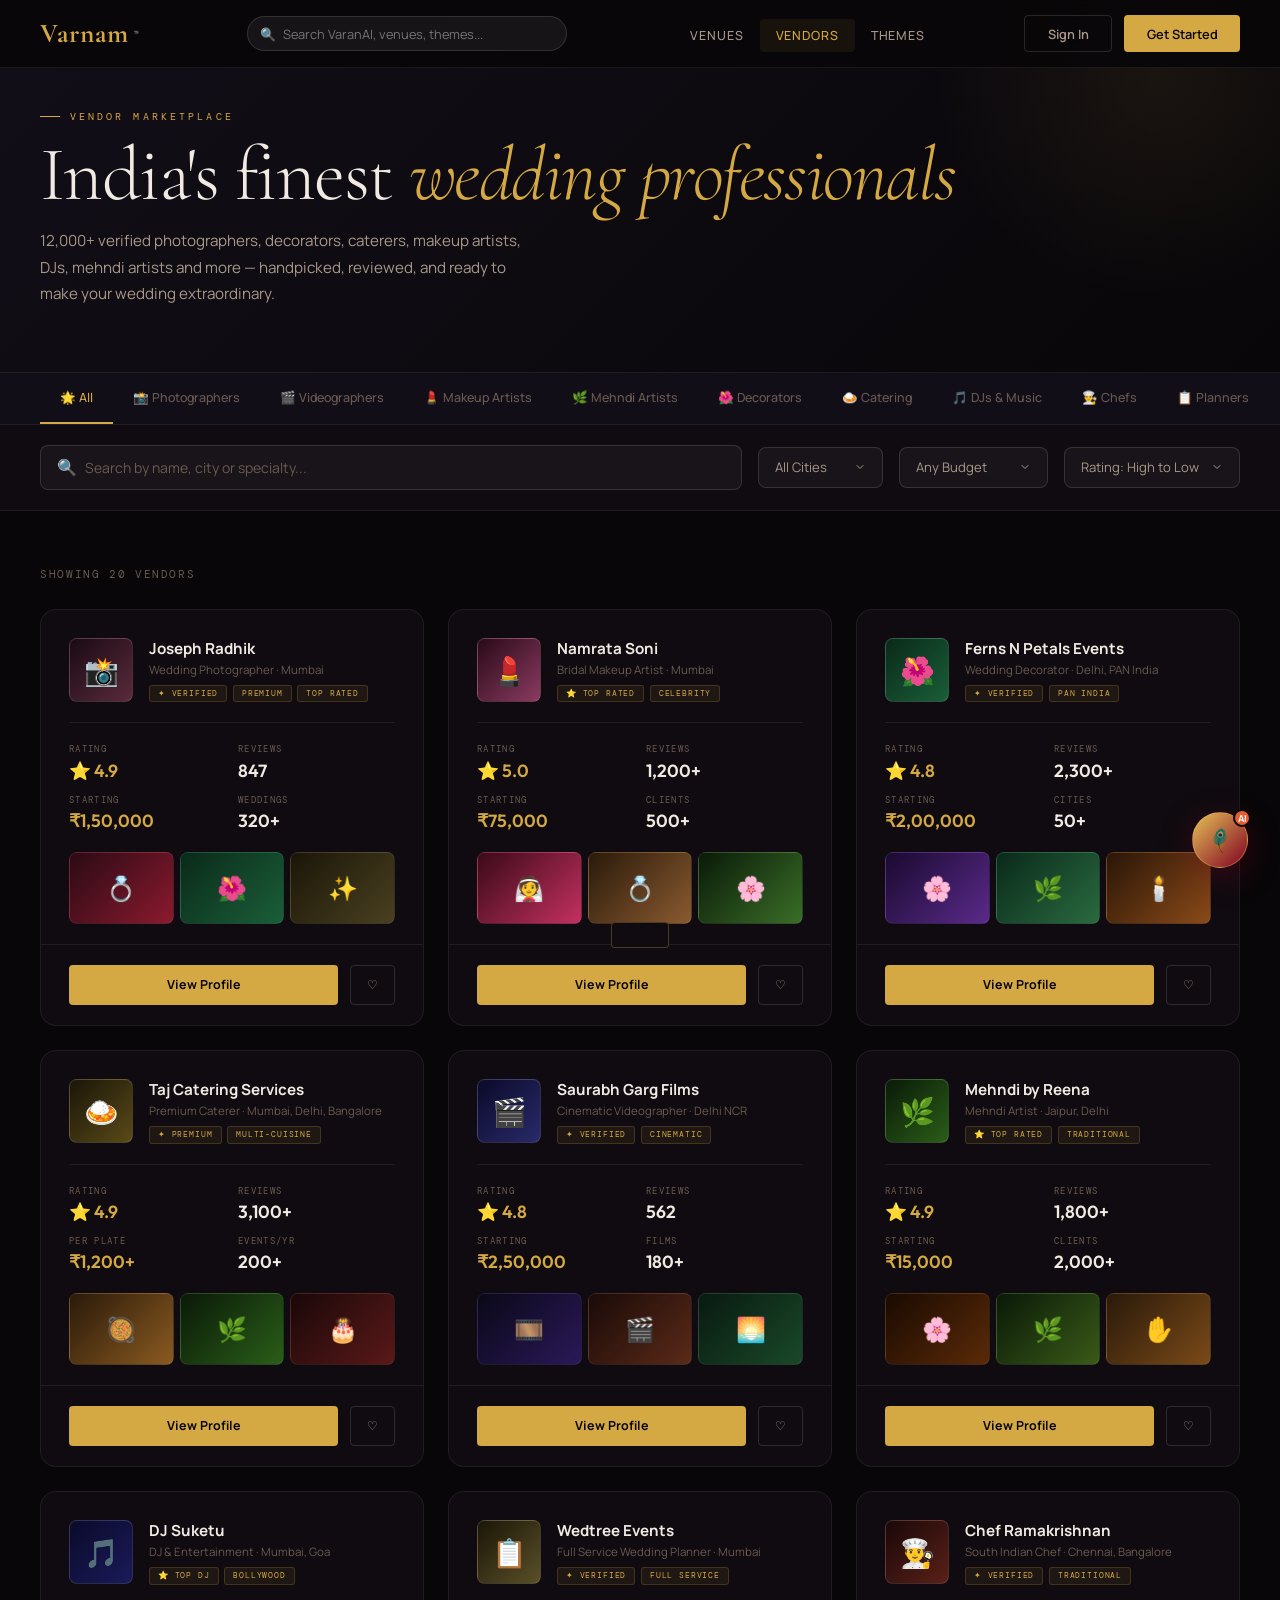
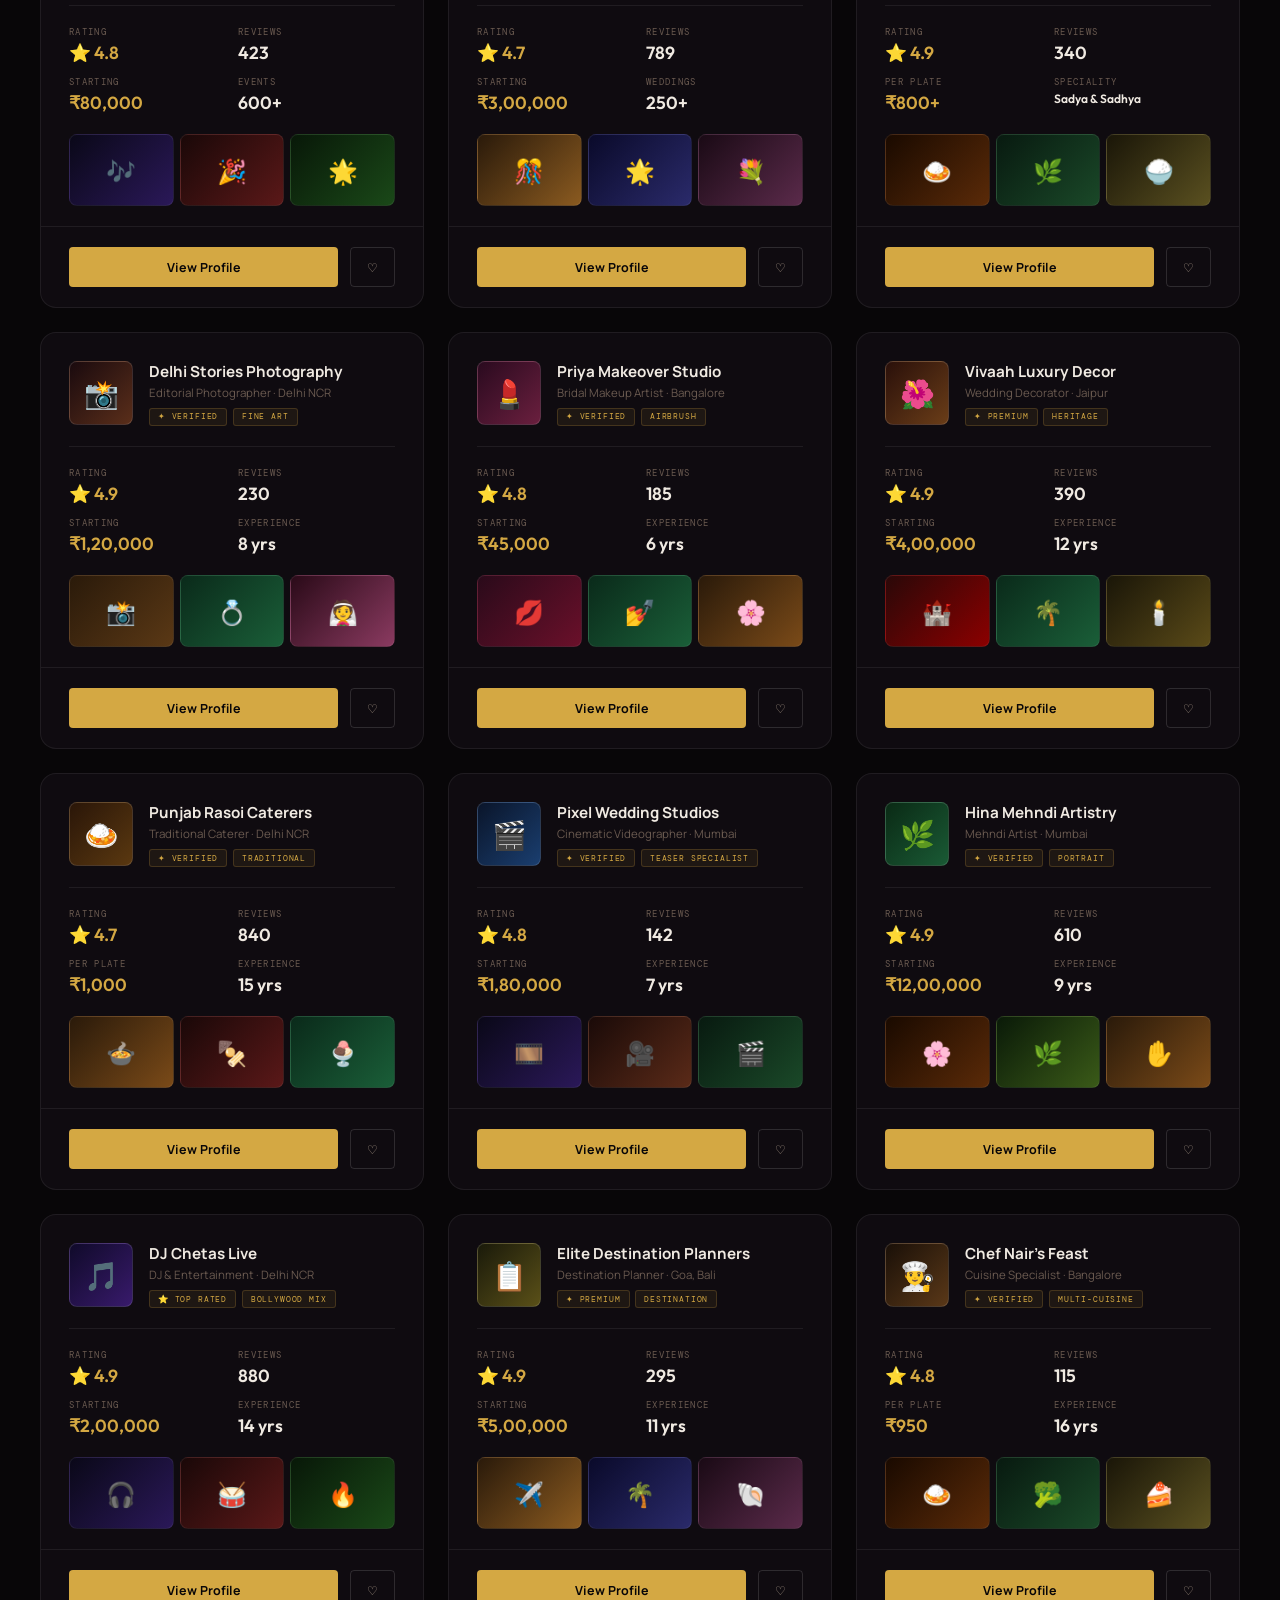
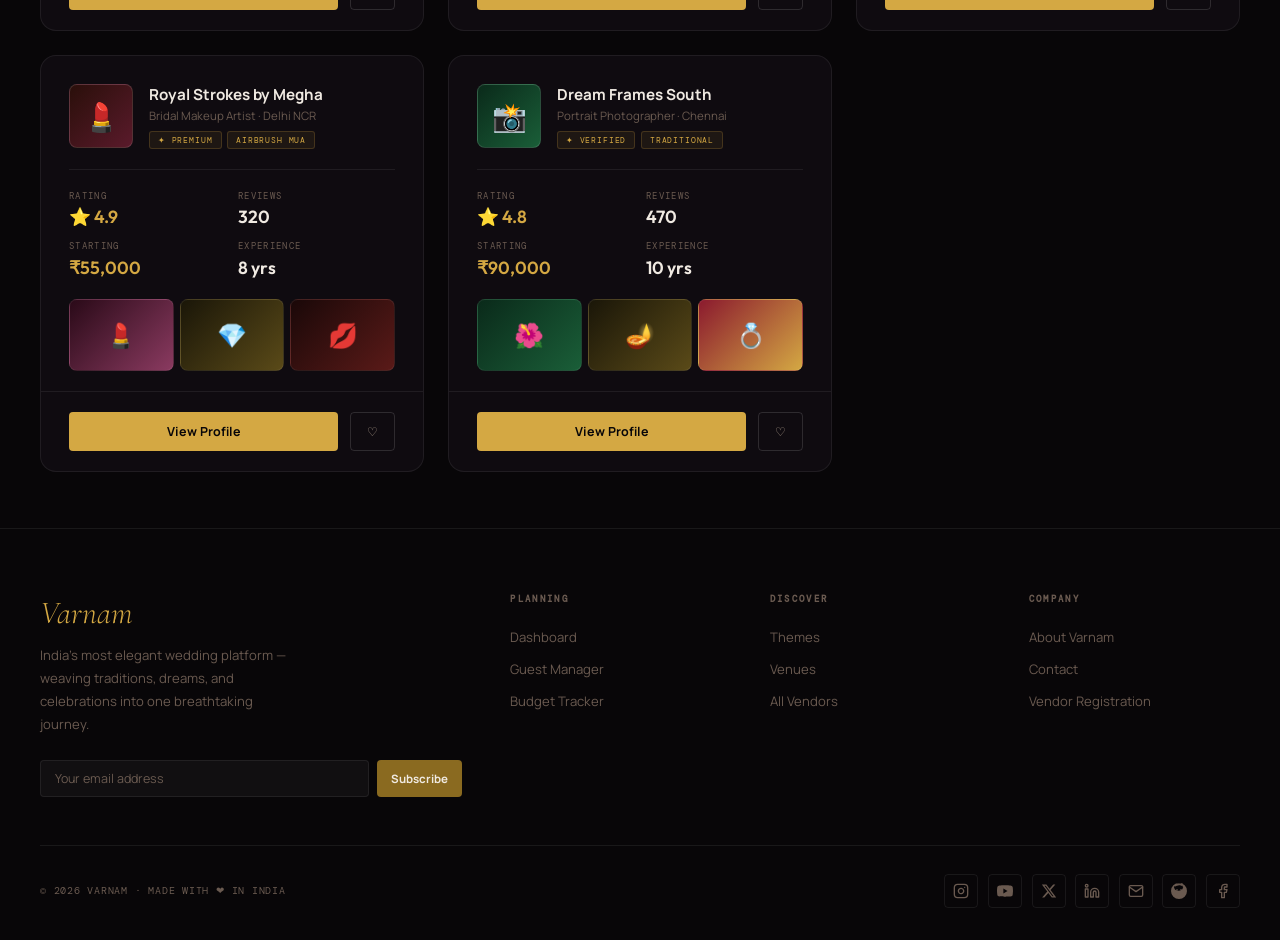
<file: vendors.html>
<!DOCTYPE html>
<html lang="en">
<head>
<meta charset="UTF-8">
<meta name="viewport" content="width=device-width, initial-scale=1.0">
<title>Vendors — Varnam</title>
<link rel="preconnect" href="https://fonts.googleapis.com">
<link href="https://fonts.googleapis.com/css2?family=Cormorant+Garamond:ital,wght@0,300;0,400;0,600;0,700;1,300;1,400;1,700&family=Manrope:wght@300;400;500;600;700;800;900&family=DM+Mono:wght@300;400;500&display=swap" rel="stylesheet">
<style>
:root{--ink:#080608;--ink2:#0f0b10;--ink3:#1a1220;--surface:#120e18;--border:rgba(255,255,255,0.07);--border2:rgba(255,255,255,0.13);--gold:#D4A843;--gold2:#F0C96A;--gold3:#8A6A20;--text:#F0EAE2;--text2:#A89888;--text3:#6A5A50;--r4:4px;--r8:8px;--r16:16px;--r24:24px;}
*,*::before,*::after{margin:0;padding:0;box-sizing:border-box;}
html{scroll-behavior:smooth;}
body{font-family:'Manrope',sans-serif;background:var(--ink);color:var(--text);overflow-x:hidden;-webkit-font-smoothing:antialiased;}
::-webkit-scrollbar{width:3px;}::-webkit-scrollbar-track{background:var(--ink);}::-webkit-scrollbar-thumb{background:var(--gold3);}
#toast{position:fixed;bottom:2rem;left:50%;transform:translateX(-50%) translateY(80px);background:var(--ink2);border:1px solid rgba(212,168,67,.3);border-radius:var(--r4);padding:.75rem 1.75rem;font-family:'DM Mono',monospace;font-size:.72rem;color:var(--gold);letter-spacing:.08em;z-index:9990;transition:transform .3s;pointer-events:none;white-space:nowrap;}
#toast.show{transform:translateX(-50%) translateY(0);}
nav{position:fixed;top:0;left:0;right:0;z-index:500;height:68px;display:flex;align-items:center;padding:0 2.5rem;justify-content:space-between;border-bottom:1px solid var(--border);background:rgba(8,6,8,.88);backdrop-filter:blur(24px);}
.nav-logo{font-family:'Cormorant Garamond',serif;font-size:1.7rem;font-weight:700;color:var(--gold);text-decoration:none;}
.nav-links{display:flex;gap:0;list-style:none;}
.nav-links a{color:var(--text2);text-decoration:none;font-size:.78rem;font-weight:500;letter-spacing:.07em;text-transform:uppercase;padding:.5rem 1rem;border-radius:var(--r4);transition:color .2s,background .2s;}
.nav-links a:hover,.nav-links a.active{color:var(--gold);background:rgba(212,168,67,.07);}
.nav-right{display:flex;gap:.75rem;}
.btn{display:inline-flex;align-items:center;gap:.4rem;padding:.55rem 1.4rem;border-radius:var(--r4);font-family:'Manrope',sans-serif;font-size:.8rem;font-weight:600;cursor:pointer;transition:all .25s;text-decoration:none;border:none;}
.btn-ghost{background:transparent;border:1px solid var(--border2);color:var(--text2);}
.btn-ghost:hover{border-color:var(--gold);color:var(--gold);}
.btn-gold{background:var(--gold);color:var(--ink);}
.btn-gold:hover{background:var(--gold2);}
/* PAGE HERO */
.page-hero{padding:110px 2.5rem 4rem;background:linear-gradient(135deg,var(--surface),var(--ink));border-bottom:1px solid var(--border);position:relative;overflow:hidden;}
.page-hero::before{content:'';position:absolute;top:-40%;right:-8%;width:450px;height:450px;background:radial-gradient(circle,rgba(212,168,67,.08) 0%,transparent 70%);border-radius:50%;}
.ph-label{font-family:'DM Mono',monospace;font-size:.65rem;letter-spacing:.3em;text-transform:uppercase;color:var(--gold);margin-bottom:1rem;display:flex;align-items:center;gap:.6rem;}
.ph-label::before{content:'';width:20px;height:1px;background:var(--gold);}
.ph-title{font-family:'Cormorant Garamond',serif;font-size:clamp(2.5rem,6vw,5rem);font-weight:300;line-height:.95;letter-spacing:-.02em;margin-bottom:1rem;}
.ph-title em{font-style:italic;color:var(--gold);}
.ph-sub{font-size:.95rem;color:var(--text2);max-width:500px;line-height:1.75;}
/* CATEGORY NAV */
.cat-nav{background:var(--surface);border-bottom:1px solid var(--border);padding:0 2.5rem;position:sticky;top:68px;z-index:400;overflow-x:auto;}
.cat-nav-inner{display:flex;gap:0;max-width:1200px;margin:0 auto;min-width:max-content;}
.cat-tab{display:flex;align-items:center;gap:.5rem;padding:1rem 1.25rem;font-size:.78rem;font-weight:500;color:var(--text3);cursor:pointer;border-bottom:2px solid transparent;transition:all .2s;white-space:nowrap;background:none;border-top:none;border-left:none;border-right:none;font-family:'Manrope',sans-serif;}
.cat-tab:hover{color:var(--text2);}
.cat-tab.active{color:var(--gold);border-bottom-color:var(--gold);}
/* FILTER BAR */
.filter-bar{background:var(--ink2);border-bottom:1px solid var(--border);padding:1.25rem 2.5rem;}
.filter-inner{max-width:1200px;margin:0 auto;display:flex;gap:1rem;flex-wrap:wrap;align-items:center;}
.search-box{display:flex;align-items:center;gap:.5rem;background:rgba(255,255,255,.04);border:1px solid var(--border2);border-radius:var(--r8);padding:.65rem 1rem;flex:1;min-width:200px;}
.search-box input{background:none;border:none;outline:none;color:var(--text);font-family:'Manrope',sans-serif;font-size:.875rem;width:100%;}
.search-box input::placeholder{color:var(--text3);}
.filter-sel{background:rgba(255,255,255,.04);border:1px solid var(--border2);border-radius:var(--r8);padding:.65rem 1rem;color:var(--text2);font-family:'Manrope',sans-serif;font-size:.82rem;outline:none;cursor:pointer;}
.filter-sel option{background:var(--ink2);}
/* CONTENT */
.sec{padding:3.5rem 2.5rem;}
.inner{max-width:1200px;margin:0 auto;}
/* VENDOR CARDS */
.vendor-grid{display:grid;grid-template-columns:repeat(3,1fr);gap:1.5rem;}
.vendor-card{background:var(--ink2);border:1px solid var(--border);border-radius:var(--r16);overflow:hidden;cursor:pointer;transition:all .3s;display:flex;flex-direction:column;height:100%;}
.vendor-card:hover{border-color:rgba(212,168,67,.25);transform:translateY(-4px);box-shadow:0 20px 56px rgba(0,0,0,.4);}
.vc-top{padding:1.75rem 1.75rem 1.25rem;display:flex;align-items:flex-start;gap:1rem;}
.vc-avatar{width:64px;height:64px;border-radius:var(--r8);display:flex;align-items:center;justify-content:center;font-size:1.75rem;flex-shrink:0;border:1px solid var(--border2);}
.vc-info{flex:1;}
.vc-name{font-family:'Manrope',sans-serif;font-size:.95rem;font-weight:700;color:var(--text);margin-bottom:.2rem;}
.vc-type{font-size:.72rem;color:var(--text3);margin-bottom:.5rem;}
.vc-badges{display:flex;gap:.35rem;flex-wrap:wrap;}
.vc-badge{background:rgba(212,168,67,.08);border:1px solid rgba(212,168,67,.2);border-radius:3px;padding:.15rem .5rem;font-family:'DM Mono',monospace;font-size:.52rem;color:var(--gold);letter-spacing:.1em;text-transform:uppercase;}
.vc-divider{height:1px;background:var(--border);margin:0 1.75rem;}
.vc-mid{padding:1.25rem 1.75rem;display:grid;grid-template-columns:1fr 1fr;gap:.75rem;}
.vc-stat{display:flex;flex-direction:column;gap:.2rem;}
.vc-stat-lbl{font-family:'DM Mono',monospace;font-size:.55rem;letter-spacing:.15em;color:var(--text3);text-transform:uppercase;}
.vc-stat-val{font-family:'Cormorant Garamond',serif;font-size:1.1rem;font-weight:600;color:var(--text);}
.vc-stat-val.gold{color:var(--gold);}
.vc-portfolio{display:flex;gap:.35rem;padding:0 1.75rem 1.25rem;overflow:hidden;}
.vc-portfolio-item{flex:1;height:72px;border-radius:var(--r8);display:flex;align-items:center;justify-content:center;font-size:1.5rem;border:1px solid var(--border);}
.vc-footer{padding:1.25rem 1.75rem;border-top:1px solid var(--border);display:flex;gap:.75rem;margin-top:auto;}
.vc-btn-primary{flex:1;padding:.65rem;background:var(--gold);color:var(--ink);border:none;border-radius:var(--r4);font-family:'Manrope',sans-serif;font-size:.78rem;font-weight:700;cursor:pointer;transition:background .2s;}
.vc-btn-primary:hover{background:var(--gold2);}
.vc-btn-ghost{padding:.65rem 1rem;background:transparent;border:1px solid var(--border2);color:var(--text2);border-radius:var(--r4);font-family:'Manrope',sans-serif;font-size:.78rem;cursor:pointer;transition:all .2s;}
.vc-btn-ghost:hover{border-color:var(--gold);color:var(--gold);}
/* DETAIL MODAL */
.modal-overlay{position:fixed;inset:0;background:rgba(0,0,0,.82);backdrop-filter:blur(12px);z-index:800;display:flex;align-items:center;justify-content:center;opacity:0;visibility:hidden;transition:all .3s;padding:1.5rem;}
.modal-overlay.open{opacity:1;visibility:visible;}
.modal{background:var(--ink2);border:1px solid var(--border2);border-radius:var(--r24);width:100%;max-width:720px;max-height:90vh;overflow-y:auto;}
.modal::-webkit-scrollbar{width:3px;}
.modal::-webkit-scrollbar-thumb{background:var(--gold3);}
.modal-header{padding:2rem 2rem 1.5rem;border-bottom:1px solid var(--border);display:flex;gap:1.25rem;align-items:center;position:sticky;top:0;background:var(--ink2);z-index:2;border-radius:var(--r24) var(--r24) 0 0;}
.modal-av{width:72px;height:72px;border-radius:var(--r8);display:flex;align-items:center;justify-content:center;font-size:2rem;border:1px solid var(--border2);flex-shrink:0;}
.modal-header-info{flex:1;}
.modal-title{font-family:'Cormorant Garamond',serif;font-size:1.75rem;font-weight:600;color:var(--text);margin-bottom:.2rem;}
.modal-subtitle{font-size:.8rem;color:var(--text3);margin-bottom:.5rem;}
.modal-close-btn{width:38px;height:38px;border-radius:50%;background:rgba(255,255,255,.05);border:1px solid var(--border2);color:var(--text2);font-size:1rem;cursor:pointer;align-self:flex-start;display:flex;align-items:center;justify-content:center;}
.modal-close-btn:hover{border-color:var(--gold);color:var(--gold);}
.modal-body{padding:2rem;}
.modal-stats{display:grid;grid-template-columns:repeat(4,1fr);gap:1rem;margin-bottom:2rem;}
.ms-box{background:rgba(255,255,255,.03);border:1px solid var(--border);border-radius:var(--r8);padding:1rem;text-align:center;}
.ms-val{font-family:'Cormorant Garamond',serif;font-size:1.4rem;font-weight:700;color:var(--gold);}
.ms-lbl{font-family:'DM Mono',monospace;font-size:.55rem;color:var(--text3);letter-spacing:.12em;text-transform:uppercase;margin-top:.2rem;}
.sec-sub{font-family:'DM Mono',monospace;font-size:.6rem;letter-spacing:.2em;text-transform:uppercase;color:var(--gold);display:flex;align-items:center;gap:.5rem;margin-bottom:.75rem;}
.sec-sub::before{content:'';width:14px;height:1px;background:var(--gold);}
.modal-desc{font-size:.875rem;color:var(--text2);line-height:1.75;margin-bottom:1.75rem;}
.packages-grid{display:grid;grid-template-columns:repeat(2,1fr);gap:1rem;margin-bottom:1.75rem;}
.pkg-card{background:rgba(255,255,255,.03);border:1px solid var(--border);border-radius:var(--r8);padding:1.25rem;}
.pkg-name{font-family:'Manrope',sans-serif;font-size:.85rem;font-weight:700;color:var(--text);margin-bottom:.3rem;}
.pkg-price{font-family:'Cormorant Garamond',serif;font-size:1.25rem;font-weight:700;color:var(--gold);margin-bottom:.5rem;}
.pkg-feats{list-style:none;display:flex;flex-direction:column;gap:.3rem;}
.pkg-feats li{font-size:.75rem;color:var(--text3);}
.pkg-feats li::before{content:'✓ ';color:var(--gold);}
.reviews-list{display:flex;flex-direction:column;gap:1rem;margin-bottom:1.75rem;}
.review-item{background:rgba(255,255,255,.03);border:1px solid var(--border);border-radius:var(--r8);padding:1rem;}
.review-header{display:flex;justify-content:space-between;margin-bottom:.5rem;}
.review-name{font-size:.82rem;font-weight:600;color:var(--text);}
.review-stars{color:var(--gold);font-size:.72rem;}
.review-text{font-size:.8rem;color:var(--text3);line-height:1.6;}
.inquiry-form{background:rgba(255,255,255,.03);border:1px solid var(--border);border-radius:var(--r16);padding:1.5rem;}
.inq-title{font-family:'Manrope',sans-serif;font-size:.9rem;font-weight:700;margin-bottom:1.25rem;}
.form-row{margin-bottom:1rem;}
.form-row-2{display:grid;grid-template-columns:1fr 1fr;gap:.75rem;margin-bottom:1rem;}
.field-label{font-family:'DM Mono',monospace;font-size:.58rem;letter-spacing:.2em;text-transform:uppercase;color:var(--text3);margin-bottom:.35rem;display:block;}
.field{background:rgba(255,255,255,.04);border:1px solid var(--border2);border-radius:var(--r8);padding:.7rem 1rem;font-size:.85rem;color:var(--text);font-family:'Manrope',sans-serif;outline:none;width:100%;transition:border-color .2s;}
.field:focus{border-color:rgba(212,168,67,.4);}
.field::placeholder{color:var(--text3);}
select.field, select, .filter-sel {
  appearance: none !important;
  -webkit-appearance: none !important;
  -moz-appearance: none !important;
  background-image: url("data:image/svg+xml,%3Csvg xmlns='http://www.w3.org/2000/svg' width='12' height='12' viewBox='0 0 24 24' fill='none' stroke='%23A89888' stroke-width='2' stroke-linecap='round' stroke-linejoin='round'%3E%3Cpolyline points='6 9 12 15 18 9'%3E%3C/polyline%3E%3C/svg%3E") !important;
  background-repeat: no-repeat !important;
  background-position: right 1rem center !important;
  padding-right: 2.5rem !important;
  cursor:pointer;
}
select.field option, select option, .filter-sel option { background:var(--ink2); }
/* FOOTER */
footer{background:var(--ink);border-top:1px solid var(--border);padding:4rem 2.5rem 2rem;}
.footer-grid{display:grid;grid-template-columns:2fr 1fr 1fr 1fr;gap:3rem;max-width:1200px;margin:0 auto 3rem;}
.footer-logo{font-family:'Cormorant Garamond',serif;font-size:2rem;font-weight:300;font-style:italic;color:var(--gold);margin-bottom:.75rem;}
.footer-desc{font-size:.82rem;color:var(--text3);line-height:1.75;max-width:260px;margin-bottom:1.5rem;}
.footer-nl{display:flex;gap:.5rem;}
.footer-nl input{flex:1;background:rgba(255,255,255,.04);border:1px solid var(--border);border-radius:var(--r4);padding:.55rem .9rem;font-size:.78rem;color:var(--text);font-family:'Manrope',sans-serif;outline:none;}
.footer-nl input:focus{border-color:rgba(212,168,67,.4);}
.footer-nl input::placeholder{color:var(--text3);}
.footer-nl button{background:var(--gold3);border:none;border-radius:var(--r4);padding:0 .9rem;font-family:'Manrope',sans-serif;font-size:.72rem;font-weight:700;color:var(--text);cursor:pointer;}
.footer-nl button:hover{background:var(--gold);color:var(--ink);}
.footer-col h5{font-family:'DM Mono',monospace;font-size:.58rem;letter-spacing:.25em;text-transform:uppercase;color:var(--text3);margin-bottom:1.25rem;}
.footer-col ul{list-style:none;}.footer-col li{margin-bottom:.6rem;}
.footer-col a{font-size:.82rem;color:var(--text3);text-decoration:none;transition:color .2s;}
.footer-col a:hover{color:var(--gold);}
.footer-bottom{max-width:1200px;margin:0 auto;border-top:1px solid var(--border);padding-top:1.75rem;display:flex;justify-content:space-between;align-items:center;flex-wrap:wrap;gap:1rem;}
.footer-copy{font-family:'DM Mono',monospace;font-size:.6rem;color:var(--text3);letter-spacing:.08em;}
.footer-socials{display:flex;gap:.6rem;}
.footer-socials a{width:34px;height:34px;border:1px solid var(--border);border-radius:var(--r4);display:flex;align-items:center;justify-content:center;font-size:.82rem;color:var(--text3);text-decoration:none;transition:all .2s;}
.footer-socials a:hover{border-color:var(--gold);color:var(--gold);}
@media(max-width:900px){.vendor-grid{grid-template-columns:repeat(2,1fr);}.modal-stats{grid-template-columns:repeat(2,1fr);}.packages-grid{grid-template-columns:1fr;}.form-row-2{grid-template-columns:1fr;}}
@media(max-width:600px){.vendor-grid{grid-template-columns:1fr;}.nav-links{display:none;}}

.inner { max-width: 1200px; margin: 0 auto; width: 100%; }

.nav-logo {
  font-family:'Cormorant Garamond',serif;
  font-size:1.7rem; font-weight:700; letter-spacing:0.04em;
  color:var(--gold); text-decoration:none;
  display:flex; align-items:center; gap:0.3rem;
}
.nav-logo sup {
  font-size:0.45rem; font-family:'DM Mono',monospace;
  color:var(--text3); letter-spacing:0.15em; text-transform:uppercase;
}

/* Profile Dropdown & Navigation Styles */
.profile-dropdown {
  position: relative;
  display: inline-block;
}
.profile-menu {
  position: absolute;
  top: 100%;
  right: 0;
  margin-top: 0.5rem;
  background: var(--ink2);
  border: 1px solid var(--border);
  border-radius: var(--r8);
  width: 160px;
  opacity: 0;
  visibility: hidden;
  transform: translateY(10px);
  transition: all 0.25s cubic-bezier(0.23, 1, 0.32, 1);
  box-shadow: 0 10px 30px rgba(0,0,0,0.5);
  z-index: 600;
  padding: 0.5rem 0;
}
.profile-dropdown:hover .profile-menu {
  opacity: 1;
  visibility: visible;
  transform: translateY(0);
}
.profile-dropdown:hover .dropdown-arrow {
  transform: rotate(180deg);
}
.profile-menu-item {
  display: flex;
  align-items: center;
  gap: 0.5rem;
  padding: 0.6rem 1rem;
  color: var(--text2);
  text-decoration: none;
  font-size: 0.82rem;
  font-weight: 500;
  transition: all 0.2s;
}
.profile-menu-item:hover {
  color: var(--gold);
  background: rgba(212, 168, 67, 0.07);
}
.profile-menu-item.logout:hover {
  color: var(--rose);
  background: rgba(196, 48, 96, 0.07);
}
.profile-menu-divider {
  height: 1px;
  background: var(--border);
  margin: 0.4rem 0;
}

/* Auth Modals Styles */
.modal-header{display:flex;justify-content:space-between;align-items:center;margin-bottom:2rem;}
.modal-title{font-family:'Cormorant Garamond',serif;font-size:2rem;font-weight:600;color:var(--text);}
.modal-close{background:none;border:1px solid var(--border);border-radius:50%;width:36px;height:36px;color:var(--text2);font-size:1.1rem;cursor:pointer;transition:all .2s;}
.modal-close:hover{border-color:var(--gold);color:var(--gold);}
.form-row{margin-bottom:1.25rem;}
.form-row-2{display:grid;grid-template-columns:1fr 1fr;gap:1rem;margin-bottom:1.25rem;}
.divider{height:1px;background:var(--border);margin:1.5rem 0;position:relative;}
.divider span{position:absolute;top:-8px;left:50%;transform:translateX(-50%);background:var(--ink2);padding:0 0.75rem;font-family:'DM Mono',monospace;font-size:0.6rem;color:var(--text3);letter-spacing:0.15em;}
.social-auth{display:flex;gap:0.75rem;}
.social-auth-btn{flex:1;display:flex;align-items:center;justify-content:center;gap:0.5rem;padding:0.7rem;background:rgba(255,255,255,0.04);border:1px solid var(--border);border-radius:var(--r8);font-size:0.82rem;color:var(--text2);cursor:pointer;transition:all .2s;font-family:'Manrope',sans-serif;}
.social-auth-btn:hover{border-color:var(--gold);color:var(--gold);}
.role-tabs{display:flex;gap:0.5rem;margin-bottom:1.75rem;}
.role-tab{flex:1;padding:0.7rem;border:1px solid var(--border);border-radius:var(--r8);background:transparent;color:var(--text2);font-family:'Manrope',sans-serif;font-size:0.82rem;font-weight:600;cursor:pointer;transition:all .2s;text-align:center;}
.role-tab.active{background:rgba(212,168,67,0.1);border-color:rgba(212,168,67,0.3);color:var(--gold);}
</style>
<style>@import url('https://fonts.googleapis.com/css2?family=Outfit:wght@400;500;600;700&display=swap'); .cd-num, .stat-num, .vc-stat-val, .ms-val, .pkg-price, .vd-price, .capacity-val { font-family: 'Outfit', sans-serif !important; }</style>
</head>
<body>
<div id="toast"></div>
<nav>
  <div class="inner" style="display:flex; align-items:center; justify-content:space-between; width:100%;">
    <a class="nav-logo" href="index.html">Varnam<sup>™</sup></a>
    <ul class="nav-links">
      <li><a href="venues.html">Venues</a></li>
      <li><a href="vendors.html" class="active">Vendors</a></li>
      <li><a href="themes.html">Themes</a></li>
    </ul>
    <div class="nav-right" id="nav-auth-section">
      <button class="btn btn-ghost" onclick="openModal('login-modal')">Sign In</button>
      <button class="btn btn-gold" onclick="openModal('signup-modal')">Get Started</button>
    </div>
  </div>
</nav>

<div class="page-hero">
  <div class="inner" style="position:relative; z-index:2;">
    <div class="ph-label">Vendor Marketplace</div>
    <h1 class="ph-title">India's finest <em>wedding professionals</em></h1>
    <p class="ph-sub">12,000+ verified photographers, decorators, caterers, makeup artists, DJs, mehndi artists and more — handpicked, reviewed, and ready to make your wedding extraordinary.</p>
  </div>
</div>

<!-- CATEGORY TABS -->
<div class="cat-nav">
  <div class="cat-nav-inner">
    <button class="cat-tab active" onclick="switchCat('all',this)">🌟 All</button>
    <button class="cat-tab" onclick="switchCat('photographer',this)">📸 Photographers</button>
    <button class="cat-tab" onclick="switchCat('videographer',this)">🎬 Videographers</button>
    <button class="cat-tab" onclick="switchCat('makeup',this)">💄 Makeup Artists</button>
    <button class="cat-tab" onclick="switchCat('mehndi',this)">🌿 Mehndi Artists</button>
    <button class="cat-tab" onclick="switchCat('decor',this)">🌺 Decorators</button>
    <button class="cat-tab" onclick="switchCat('catering',this)">🍛 Catering</button>
    <button class="cat-tab" onclick="switchCat('dj',this)">🎵 DJs & Music</button>
    <button class="cat-tab" onclick="switchCat('chef',this)">👨‍🍳 Chefs</button>
    <button class="cat-tab" onclick="switchCat('planner',this)">📋 Planners</button>
  </div>
</div>

<div class="filter-bar">
  <div class="filter-inner">
    <div class="search-box"><span style="color:var(--text3);">🔍</span><input placeholder="Search by name, city or specialty..." id="v-search" oninput="filterCards()"></div>
    <select class="filter-sel" id="city-filter" onchange="filterCards()">
      <option value="">All Cities</option>
      <option>Mumbai</option><option>Delhi</option><option>Bangalore</option>
      <option>Chennai</option><option>Hyderabad</option><option>Jaipur</option>
      <option>Goa</option><option>Kolkata</option><option>Pune</option>
    </select>
    <select class="filter-sel" id="budget-filter" onchange="filterCards()">
      <option value="">Any Budget</option>
      <option>Under ₹30,000</option><option>₹30K – ₹1L</option><option>₹1L – ₹3L</option><option>₹3L+</option>
    </select>
    <select class="filter-sel" onchange="filterCards()">
      <option>Rating: High to Low</option><option>Price: Low to High</option><option>Most Reviewed</option>
    </select>
  </div>
</div>

<section class="sec">
  <div class="inner">
    <div style="display:flex;justify-content:space-between;align-items:center;margin-bottom:1.75rem;flex-wrap:wrap;gap:1rem;">
      <div style="font-family:'DM Mono',monospace;font-size:.68rem;letter-spacing:.15em;color:var(--text3);" id="v-count">SHOWING 20 VENDORS</div>
    </div>
    <div class="vendor-grid" id="vendor-grid">

      <div class="vendor-card" data-cat="photographer" data-city="Mumbai" onclick="openVendor('radhik')">
        <div class="vc-top">
          <div class="vc-avatar" style="background:linear-gradient(135deg,#1A0A15,#5A2A3A);">📸</div>
          <div class="vc-info">
            <div class="vc-name">Joseph Radhik</div>
            <div class="vc-type">Wedding Photographer · Mumbai</div>
            <div class="vc-badges"><span class="vc-badge">✦ Verified</span><span class="vc-badge">Premium</span><span class="vc-badge">Top Rated</span></div>
          </div>
        </div>
        <div class="vc-divider"></div>
        <div class="vc-mid">
          <div class="vc-stat"><div class="vc-stat-lbl">Rating</div><div class="vc-stat-val gold">⭐ 4.9</div></div>
          <div class="vc-stat"><div class="vc-stat-lbl">Reviews</div><div class="vc-stat-val">847</div></div>
          <div class="vc-stat"><div class="vc-stat-lbl">Starting</div><div class="vc-stat-val gold">₹1,50,000</div></div>
          <div class="vc-stat"><div class="vc-stat-lbl">Weddings</div><div class="vc-stat-val">320+</div></div>
        </div>
        <div class="vc-portfolio">
          <div class="vc-portfolio-item" style="background:linear-gradient(135deg,#2A0A15,#8B1A2E);">💍</div>
          <div class="vc-portfolio-item" style="background:linear-gradient(135deg,#0A2A1A,#1A5E38);">🌺</div>
          <div class="vc-portfolio-item" style="background:linear-gradient(135deg,#1A1608,#4A4020);">✨</div>
        </div>
        <div class="vc-footer">
          <button class="vc-btn-primary" onclick="event.stopPropagation();openVendor('radhik')">View Profile</button>
          <button class="vc-btn-ghost" onclick="event.stopPropagation();toast('Added to wishlist!')">♡</button>
        </div>
      </div>

      <div class="vendor-card" data-cat="makeup" data-city="Mumbai" onclick="openVendor('soni')">
        <div class="vc-top">
          <div class="vc-avatar" style="background:linear-gradient(135deg,#2A0A18,#8A3A60);">💄</div>
          <div class="vc-info">
            <div class="vc-name">Namrata Soni</div>
            <div class="vc-type">Bridal Makeup Artist · Mumbai</div>
            <div class="vc-badges"><span class="vc-badge">⭐ Top Rated</span><span class="vc-badge">Celebrity</span></div>
          </div>
        </div>
        <div class="vc-divider"></div>
        <div class="vc-mid">
          <div class="vc-stat"><div class="vc-stat-lbl">Rating</div><div class="vc-stat-val gold">⭐ 5.0</div></div>
          <div class="vc-stat"><div class="vc-stat-lbl">Reviews</div><div class="vc-stat-val">1,200+</div></div>
          <div class="vc-stat"><div class="vc-stat-lbl">Starting</div><div class="vc-stat-val gold">₹75,000</div></div>
          <div class="vc-stat"><div class="vc-stat-lbl">Clients</div><div class="vc-stat-val">500+</div></div>
        </div>
        <div class="vc-portfolio">
          <div class="vc-portfolio-item" style="background:linear-gradient(135deg,#3A0A18,#C43060);">👰</div>
          <div class="vc-portfolio-item" style="background:linear-gradient(135deg,#2A1A0A,#8A5A30);">💍</div>
          <div class="vc-portfolio-item" style="background:linear-gradient(135deg,#0A1A08,#3A6E28);">🌸</div>
        </div>
        <div class="vc-footer">
          <button class="vc-btn-primary" onclick="event.stopPropagation();openVendor('soni')">View Profile</button>
          <button class="vc-btn-ghost" onclick="event.stopPropagation();toast('Added to wishlist!')">♡</button>
        </div>
      </div>

      <div class="vendor-card" data-cat="decor" data-city="Delhi" onclick="openVendor('fnp')">
        <div class="vc-top">
          <div class="vc-avatar" style="background:linear-gradient(135deg,#0A2A1A,#1A5E38);">🌺</div>
          <div class="vc-info">
            <div class="vc-name">Ferns N Petals Events</div>
            <div class="vc-type">Wedding Decorator · Delhi, PAN India</div>
            <div class="vc-badges"><span class="vc-badge">✦ Verified</span><span class="vc-badge">PAN India</span></div>
          </div>
        </div>
        <div class="vc-divider"></div>
        <div class="vc-mid">
          <div class="vc-stat"><div class="vc-stat-lbl">Rating</div><div class="vc-stat-val gold">⭐ 4.8</div></div>
          <div class="vc-stat"><div class="vc-stat-lbl">Reviews</div><div class="vc-stat-val">2,300+</div></div>
          <div class="vc-stat"><div class="vc-stat-lbl">Starting</div><div class="vc-stat-val gold">₹2,00,000</div></div>
          <div class="vc-stat"><div class="vc-stat-lbl">Cities</div><div class="vc-stat-val">50+</div></div>
        </div>
        <div class="vc-portfolio">
          <div class="vc-portfolio-item" style="background:linear-gradient(135deg,#1A0A30,#5A2A8A);">🌸</div>
          <div class="vc-portfolio-item" style="background:linear-gradient(135deg,#0A2A1A,#2A6A40);">🌿</div>
          <div class="vc-portfolio-item" style="background:linear-gradient(135deg,#2A1608,#8A4A18);">🕯️</div>
        </div>
        <div class="vc-footer">
          <button class="vc-btn-primary" onclick="event.stopPropagation();openVendor('fnp')">View Profile</button>
          <button class="vc-btn-ghost" onclick="event.stopPropagation();toast('Added to wishlist!')">♡</button>
        </div>
      </div>

      <div class="vendor-card" data-cat="catering" data-city="Mumbai" onclick="openVendor('taj-cater')">
        <div class="vc-top">
          <div class="vc-avatar" style="background:linear-gradient(135deg,#1A1608,#5A4A18);">🍛</div>
          <div class="vc-info">
            <div class="vc-name">Taj Catering Services</div>
            <div class="vc-type">Premium Caterer · Mumbai, Delhi, Bangalore</div>
            <div class="vc-badges"><span class="vc-badge">✦ Premium</span><span class="vc-badge">Multi-cuisine</span></div>
          </div>
        </div>
        <div class="vc-divider"></div>
        <div class="vc-mid">
          <div class="vc-stat"><div class="vc-stat-lbl">Rating</div><div class="vc-stat-val gold">⭐ 4.9</div></div>
          <div class="vc-stat"><div class="vc-stat-lbl">Reviews</div><div class="vc-stat-val">3,100+</div></div>
          <div class="vc-stat"><div class="vc-stat-lbl">Per Plate</div><div class="vc-stat-val gold">₹1,200+</div></div>
          <div class="vc-stat"><div class="vc-stat-lbl">Events/yr</div><div class="vc-stat-val">200+</div></div>
        </div>
        <div class="vc-portfolio">
          <div class="vc-portfolio-item" style="background:linear-gradient(135deg,#2A1A0A,#8A5A20);">🥘</div>
          <div class="vc-portfolio-item" style="background:linear-gradient(135deg,#0A1A08,#2A5E18);">🌿</div>
          <div class="vc-portfolio-item" style="background:linear-gradient(135deg,#1A0808,#5A1818);">🎂</div>
        </div>
        <div class="vc-footer">
          <button class="vc-btn-primary" onclick="event.stopPropagation();openVendor('taj-cater')">View Profile</button>
          <button class="vc-btn-ghost" onclick="event.stopPropagation();toast('Added to wishlist!')">♡</button>
        </div>
      </div>

      <div class="vendor-card" data-cat="videographer" data-city="Delhi" onclick="openVendor('garg')">
        <div class="vc-top">
          <div class="vc-avatar" style="background:linear-gradient(135deg,#0A0A2A,#2A2A6A);">🎬</div>
          <div class="vc-info">
            <div class="vc-name">Saurabh Garg Films</div>
            <div class="vc-type">Cinematic Videographer · Delhi NCR</div>
            <div class="vc-badges"><span class="vc-badge">✦ Verified</span><span class="vc-badge">Cinematic</span></div>
          </div>
        </div>
        <div class="vc-divider"></div>
        <div class="vc-mid">
          <div class="vc-stat"><div class="vc-stat-lbl">Rating</div><div class="vc-stat-val gold">⭐ 4.8</div></div>
          <div class="vc-stat"><div class="vc-stat-lbl">Reviews</div><div class="vc-stat-val">562</div></div>
          <div class="vc-stat"><div class="vc-stat-lbl">Starting</div><div class="vc-stat-val gold">₹2,50,000</div></div>
          <div class="vc-stat"><div class="vc-stat-lbl">Films</div><div class="vc-stat-val">180+</div></div>
        </div>
        <div class="vc-portfolio">
          <div class="vc-portfolio-item" style="background:linear-gradient(135deg,#0A0818,#2A1858);">🎞️</div>
          <div class="vc-portfolio-item" style="background:linear-gradient(135deg,#1A0A08,#5A2A18);">🎬</div>
          <div class="vc-portfolio-item" style="background:linear-gradient(135deg,#081A10,#1A4828);">🌅</div>
        </div>
        <div class="vc-footer">
          <button class="vc-btn-primary" onclick="event.stopPropagation();openVendor('garg')">View Profile</button>
          <button class="vc-btn-ghost" onclick="event.stopPropagation();toast('Added to wishlist!')">♡</button>
        </div>
      </div>

      <div class="vendor-card" data-cat="mehndi" data-city="Jaipur" onclick="openVendor('reena')">
        <div class="vc-top">
          <div class="vc-avatar" style="background:linear-gradient(135deg,#0A1A08,#2A5E18);">🌿</div>
          <div class="vc-info">
            <div class="vc-name">Mehndi by Reena</div>
            <div class="vc-type">Mehndi Artist · Jaipur, Delhi</div>
            <div class="vc-badges"><span class="vc-badge">⭐ Top Rated</span><span class="vc-badge">Traditional</span></div>
          </div>
        </div>
        <div class="vc-divider"></div>
        <div class="vc-mid">
          <div class="vc-stat"><div class="vc-stat-lbl">Rating</div><div class="vc-stat-val gold">⭐ 4.9</div></div>
          <div class="vc-stat"><div class="vc-stat-lbl">Reviews</div><div class="vc-stat-val">1,800+</div></div>
          <div class="vc-stat"><div class="vc-stat-lbl">Starting</div><div class="vc-stat-val gold">₹15,000</div></div>
          <div class="vc-stat"><div class="vc-stat-lbl">Clients</div><div class="vc-stat-val">2,000+</div></div>
        </div>
        <div class="vc-portfolio">
          <div class="vc-portfolio-item" style="background:linear-gradient(135deg,#1A0A00,#5A2A08);">🌸</div>
          <div class="vc-portfolio-item" style="background:linear-gradient(135deg,#0A1A08,#3A5A18);">🌿</div>
          <div class="vc-portfolio-item" style="background:linear-gradient(135deg,#2A1A0A,#7A4A18);">✋</div>
        </div>
        <div class="vc-footer">
          <button class="vc-btn-primary" onclick="event.stopPropagation();openVendor('reena')">View Profile</button>
          <button class="vc-btn-ghost" onclick="event.stopPropagation();toast('Added to wishlist!')">♡</button>
        </div>
      </div>

      <div class="vendor-card" data-cat="dj" data-city="Mumbai" onclick="openVendor('suketu')">
        <div class="vc-top">
          <div class="vc-avatar" style="background:linear-gradient(135deg,#0A0A2A,#1A1A5A);">🎵</div>
          <div class="vc-info">
            <div class="vc-name">DJ Suketu</div>
            <div class="vc-type">DJ & Entertainment · Mumbai, Goa</div>
            <div class="vc-badges"><span class="vc-badge">⭐ Top DJ</span><span class="vc-badge">Bollywood</span></div>
          </div>
        </div>
        <div class="vc-divider"></div>
        <div class="vc-mid">
          <div class="vc-stat"><div class="vc-stat-lbl">Rating</div><div class="vc-stat-val gold">⭐ 4.8</div></div>
          <div class="vc-stat"><div class="vc-stat-lbl">Reviews</div><div class="vc-stat-val">423</div></div>
          <div class="vc-stat"><div class="vc-stat-lbl">Starting</div><div class="vc-stat-val gold">₹80,000</div></div>
          <div class="vc-stat"><div class="vc-stat-lbl">Events</div><div class="vc-stat-val">600+</div></div>
        </div>
        <div class="vc-portfolio">
          <div class="vc-portfolio-item" style="background:linear-gradient(135deg,#0A0818,#2A1858);">🎶</div>
          <div class="vc-portfolio-item" style="background:linear-gradient(135deg,#1A0808,#5A1818);">🎉</div>
          <div class="vc-portfolio-item" style="background:linear-gradient(135deg,#081808,#1A4818);">🌟</div>
        </div>
        <div class="vc-footer">
          <button class="vc-btn-primary" onclick="event.stopPropagation();openVendor('suketu')">View Profile</button>
          <button class="vc-btn-ghost" onclick="event.stopPropagation();toast('Added to wishlist!')">♡</button>
        </div>
      </div>

      <div class="vendor-card" data-cat="planner" data-city="Mumbai" onclick="openVendor('wedtree')">
        <div class="vc-top">
          <div class="vc-avatar" style="background:linear-gradient(135deg,#1A1608,#5A5028);">📋</div>
          <div class="vc-info">
            <div class="vc-name">Wedtree Events</div>
            <div class="vc-type">Full Service Wedding Planner · Mumbai</div>
            <div class="vc-badges"><span class="vc-badge">✦ Verified</span><span class="vc-badge">Full Service</span></div>
          </div>
        </div>
        <div class="vc-divider"></div>
        <div class="vc-mid">
          <div class="vc-stat"><div class="vc-stat-lbl">Rating</div><div class="vc-stat-val gold">⭐ 4.7</div></div>
          <div class="vc-stat"><div class="vc-stat-lbl">Reviews</div><div class="vc-stat-val">789</div></div>
          <div class="vc-stat"><div class="vc-stat-lbl">Starting</div><div class="vc-stat-val gold">₹3,00,000</div></div>
          <div class="vc-stat"><div class="vc-stat-lbl">Weddings</div><div class="vc-stat-val">250+</div></div>
        </div>
        <div class="vc-portfolio">
          <div class="vc-portfolio-item" style="background:linear-gradient(135deg,#2A1A0A,#8A5A20);">🎊</div>
          <div class="vc-portfolio-item" style="background:linear-gradient(135deg,#0A0A2A,#2A2A6A);">🌟</div>
          <div class="vc-portfolio-item" style="background:linear-gradient(135deg,#1A0A15,#5A2A4A);">💐</div>
        </div>
        <div class="vc-footer">
          <button class="vc-btn-primary" onclick="event.stopPropagation();openVendor('wedtree')">View Profile</button>
          <button class="vc-btn-ghost" onclick="event.stopPropagation();toast('Added to wishlist!')">♡</button>
        </div>
      </div>

      <div class="vendor-card" data-cat="chef" data-city="Chennai" onclick="openVendor('chef-ram')">
        <div class="vc-top">
          <div class="vc-avatar" style="background:linear-gradient(135deg,#1A0808,#5A2018);">👨‍🍳</div>
          <div class="vc-info">
            <div class="vc-name">Chef Ramakrishnan</div>
            <div class="vc-type">South Indian Chef · Chennai, Bangalore</div>
            <div class="vc-badges"><span class="vc-badge">✦ Verified</span><span class="vc-badge">Traditional</span></div>
          </div>
        </div>
        <div class="vc-divider"></div>
        <div class="vc-mid">
          <div class="vc-stat"><div class="vc-stat-lbl">Rating</div><div class="vc-stat-val gold">⭐ 4.9</div></div>
          <div class="vc-stat"><div class="vc-stat-lbl">Reviews</div><div class="vc-stat-val">340</div></div>
          <div class="vc-stat"><div class="vc-stat-lbl">Per Plate</div><div class="vc-stat-val gold">₹800+</div></div>
          <div class="vc-stat"><div class="vc-stat-lbl">Speciality</div><div class="vc-stat-val" style="font-size:.75rem;">Sadya & Sadhya</div></div>
        </div>
        <div class="vc-portfolio">
          <div class="vc-portfolio-item" style="background:linear-gradient(135deg,#1A0A00,#5A2A08);">🍛</div>
          <div class="vc-portfolio-item" style="background:linear-gradient(135deg,#081A10,#1A4828);">🌿</div>
          <div class="vc-portfolio-item" style="background:linear-gradient(135deg,#1A1608,#5A5020);">🍚</div>
        </div>
        <div class="vc-footer">
          <button class="vc-btn-primary" onclick="event.stopPropagation();openVendor('chef-ram')">View Profile</button>
          <button class="vc-btn-ghost" onclick="event.stopPropagation();toast('Added to wishlist!')">♡</button>
        </div>
      </div>

      <!-- 10. Delhi Stories Photography -->
      <div class="vendor-card" data-cat="photographer" data-city="Delhi" onclick="openVendor('delhi-stories')">
        <div class="vc-top">
          <div class="vc-avatar" style="background:linear-gradient(135deg,#1A0A0E,#5A2E1A);">📸</div>
          <div class="vc-info">
            <div class="vc-name">Delhi Stories Photography</div>
            <div class="vc-type">Editorial Photographer · Delhi NCR</div>
            <div class="vc-badges"><span class="vc-badge">✦ Verified</span><span class="vc-badge">Fine Art</span></div>
          </div>
        </div>
        <div class="vc-divider"></div>
        <div class="vc-mid">
          <div class="vc-stat"><div class="vc-stat-lbl">Rating</div><div class="vc-stat-val gold">⭐ 4.9</div></div>
          <div class="vc-stat"><div class="vc-stat-lbl">Reviews</div><div class="vc-stat-val">230</div></div>
          <div class="vc-stat"><div class="vc-stat-lbl">Starting</div><div class="vc-stat-val gold">₹1,20,000</div></div>
          <div class="vc-stat"><div class="vc-stat-lbl">Experience</div><div class="vc-stat-val">8 yrs</div></div>
        </div>
        <div class="vc-portfolio">
          <div class="vc-portfolio-item" style="background:linear-gradient(135deg,#2A1A0A,#5A3815);">📸</div>
          <div class="vc-portfolio-item" style="background:linear-gradient(135deg,#0A2A1A,#1A5E38);">💍</div>
          <div class="vc-portfolio-item" style="background:linear-gradient(135deg,#2A0A18,#8A3A60);">👰</div>
        </div>
        <div class="vc-footer">
          <button class="vc-btn-primary" onclick="event.stopPropagation();openVendor('delhi-stories')">View Profile</button>
          <button class="vc-btn-ghost" onclick="event.stopPropagation();toast('Added to wishlist!')">♡</button>
        </div>
      </div>

      <!-- 11. Priya Makeover Studio -->
      <div class="vendor-card" data-cat="makeup" data-city="Bangalore" onclick="openVendor('makeover-studio')">
        <div class="vc-top">
          <div class="vc-avatar" style="background:linear-gradient(135deg,#2A0A1F,#6A1F3E);">💄</div>
          <div class="vc-info">
            <div class="vc-name">Priya Makeover Studio</div>
            <div class="vc-type">Bridal Makeup Artist · Bangalore</div>
            <div class="vc-badges"><span class="vc-badge">✦ Verified</span><span class="vc-badge">Airbrush</span></div>
          </div>
        </div>
        <div class="vc-divider"></div>
        <div class="vc-mid">
          <div class="vc-stat"><div class="vc-stat-lbl">Rating</div><div class="vc-stat-val gold">⭐ 4.8</div></div>
          <div class="vc-stat"><div class="vc-stat-lbl">Reviews</div><div class="vc-stat-val">185</div></div>
          <div class="vc-stat"><div class="vc-stat-lbl">Starting</div><div class="vc-stat-val gold">₹45,000</div></div>
          <div class="vc-stat"><div class="vc-stat-lbl">Experience</div><div class="vc-stat-val">6 yrs</div></div>
        </div>
        <div class="vc-portfolio">
          <div class="vc-portfolio-item" style="background:linear-gradient(135deg,#2A0A1A,#6A102A);">💋</div>
          <div class="vc-portfolio-item" style="background:linear-gradient(135deg,#0A2A1A,#1A5E38);">💅</div>
          <div class="vc-portfolio-item" style="background:linear-gradient(135deg,#2A1A0A,#7A4A18);">🌸</div>
        </div>
        <div class="vc-footer">
          <button class="vc-btn-primary" onclick="event.stopPropagation();openVendor('makeover-studio')">View Profile</button>
          <button class="vc-btn-ghost" onclick="event.stopPropagation();toast('Added to wishlist!')">♡</button>
        </div>
      </div>

      <!-- 12. Vivaah Luxury Decor -->
      <div class="vendor-card" data-cat="decor" data-city="Jaipur" onclick="openVendor('vivaah-decor')">
        <div class="vc-top">
          <div class="vc-avatar" style="background:linear-gradient(135deg,#2A100A,#6A3D18);">🌺</div>
          <div class="vc-info">
            <div class="vc-name">Vivaah Luxury Decor</div>
            <div class="vc-type">Wedding Decorator · Jaipur</div>
            <div class="vc-badges"><span class="vc-badge">✦ Premium</span><span class="vc-badge">Heritage</span></div>
          </div>
        </div>
        <div class="vc-divider"></div>
        <div class="vc-mid">
          <div class="vc-stat"><div class="vc-stat-lbl">Rating</div><div class="vc-stat-val gold">⭐ 4.9</div></div>
          <div class="vc-stat"><div class="vc-stat-lbl">Reviews</div><div class="vc-stat-val">390</div></div>
          <div class="vc-stat"><div class="vc-stat-lbl">Starting</div><div class="vc-stat-val gold">₹4,00,000</div></div>
          <div class="vc-stat"><div class="vc-stat-lbl">Experience</div><div class="vc-stat-val">12 yrs</div></div>
        </div>
        <div class="vc-portfolio">
          <div class="vc-portfolio-item" style="background:linear-gradient(135deg,#2A0808,#8B0000);">🏰</div>
          <div class="vc-portfolio-item" style="background:linear-gradient(135deg,#0A2A1A,#1A5E38);">🌴</div>
          <div class="vc-portfolio-item" style="background:linear-gradient(135deg,#1A1608,#5A4A18);">🕯️</div>
        </div>
        <div class="vc-footer">
          <button class="vc-btn-primary" onclick="event.stopPropagation();openVendor('vivaah-decor')">View Profile</button>
          <button class="vc-btn-ghost" onclick="event.stopPropagation();toast('Added to wishlist!')">♡</button>
        </div>
      </div>

      <!-- 13. Punjab Rasoi Caterers -->
      <div class="vendor-card" data-cat="catering" data-city="Delhi" onclick="openVendor('punjab-rasoi')">
        <div class="vc-top">
          <div class="vc-avatar" style="background:linear-gradient(135deg,#2A1608,#5A3810);">🍛</div>
          <div class="vc-info">
            <div class="vc-name">Punjab Rasoi Caterers</div>
            <div class="vc-type">Traditional Caterer · Delhi NCR</div>
            <div class="vc-badges"><span class="vc-badge">✦ Verified</span><span class="vc-badge">Traditional</span></div>
          </div>
        </div>
        <div class="vc-divider"></div>
        <div class="vc-mid">
          <div class="vc-stat"><div class="vc-stat-lbl">Rating</div><div class="vc-stat-val gold">⭐ 4.7</div></div>
          <div class="vc-stat"><div class="vc-stat-lbl">Reviews</div><div class="vc-stat-val">840</div></div>
          <div class="vc-stat"><div class="vc-stat-lbl">Per Plate</div><div class="vc-stat-val gold">₹1,000</div></div>
          <div class="vc-stat"><div class="vc-stat-lbl">Experience</div><div class="vc-stat-val">15 yrs</div></div>
        </div>
        <div class="vc-portfolio">
          <div class="vc-portfolio-item" style="background:linear-gradient(135deg,#2A1A0A,#7A4A18);">🍲</div>
          <div class="vc-portfolio-item" style="background:linear-gradient(135deg,#1A0808,#5A1818);">🍢</div>
          <div class="vc-portfolio-item" style="background:linear-gradient(135deg,#0A2A1A,#1A5E38);">🍨</div>
        </div>
        <div class="vc-footer">
          <button class="vc-btn-primary" onclick="event.stopPropagation();openVendor('punjab-rasoi')">View Profile</button>
          <button class="vc-btn-ghost" onclick="event.stopPropagation();toast('Added to wishlist!')">♡</button>
        </div>
      </div>

      <!-- 14. Pixel Wedding Studios -->
      <div class="vendor-card" data-cat="videographer" data-city="Mumbai" onclick="openVendor('pixel-studios')">
        <div class="vc-top">
          <div class="vc-avatar" style="background:linear-gradient(135deg,#0A152A,#1A3E6F);">🎬</div>
          <div class="vc-info">
            <div class="vc-name">Pixel Wedding Studios</div>
            <div class="vc-type">Cinematic Videographer · Mumbai</div>
            <div class="vc-badges"><span class="vc-badge">✦ Verified</span><span class="vc-badge">Teaser Specialist</span></div>
          </div>
        </div>
        <div class="vc-divider"></div>
        <div class="vc-mid">
          <div class="vc-stat"><div class="vc-stat-lbl">Rating</div><div class="vc-stat-val gold">⭐ 4.8</div></div>
          <div class="vc-stat"><div class="vc-stat-lbl">Reviews</div><div class="vc-stat-val">142</div></div>
          <div class="vc-stat"><div class="vc-stat-lbl">Starting</div><div class="vc-stat-val gold">₹1,80,000</div></div>
          <div class="vc-stat"><div class="vc-stat-lbl">Experience</div><div class="vc-stat-val">7 yrs</div></div>
        </div>
        <div class="vc-portfolio">
          <div class="vc-portfolio-item" style="background:linear-gradient(135deg,#0A0818,#2A1858);">🎞️</div>
          <div class="vc-portfolio-item" style="background:linear-gradient(135deg,#1A0A08,#5A2A18);">🎥</div>
          <div class="vc-portfolio-item" style="background:linear-gradient(135deg,#081A10,#1A4828);">🎬</div>
        </div>
        <div class="vc-footer">
          <button class="vc-btn-primary" onclick="event.stopPropagation();openVendor('pixel-studios')">View Profile</button>
          <button class="vc-btn-ghost" onclick="event.stopPropagation();toast('Added to wishlist!')">♡</button>
        </div>
      </div>

      <!-- 15. Hina Mehndi Artistry -->
      <div class="vendor-card" data-cat="mehndi" data-city="Mumbai" onclick="openVendor('hina-art')">
        <div class="vc-top">
          <div class="vc-avatar" style="background:linear-gradient(135deg,#0A2A15,#1A5A35);">🌿</div>
          <div class="vc-info">
            <div class="vc-name">Hina Mehndi Artistry</div>
            <div class="vc-type">Mehndi Artist · Mumbai</div>
            <div class="vc-badges"><span class="vc-badge">✦ Verified</span><span class="vc-badge">Portrait</span></div>
          </div>
        </div>
        <div class="vc-divider"></div>
        <div class="vc-mid">
          <div class="vc-stat"><div class="vc-stat-lbl">Rating</div><div class="vc-stat-val gold">⭐ 4.9</div></div>
          <div class="vc-stat"><div class="vc-stat-lbl">Reviews</div><div class="vc-stat-val">610</div></div>
          <div class="vc-stat"><div class="vc-stat-lbl">Starting</div><div class="vc-stat-val gold">₹12,00,000</div></div>
          <div class="vc-stat"><div class="vc-stat-lbl">Experience</div><div class="vc-stat-val">9 yrs</div></div>
        </div>
        <div class="vc-portfolio">
          <div class="vc-portfolio-item" style="background:linear-gradient(135deg,#1A0A00,#5A2A08);">🌸</div>
          <div class="vc-portfolio-item" style="background:linear-gradient(135deg,#0A1A08,#3A5A18);">🌿</div>
          <div class="vc-portfolio-item" style="background:linear-gradient(135deg,#2A1A0A,#7A4A18);">✋</div>
        </div>
        <div class="vc-footer">
          <button class="vc-btn-primary" onclick="event.stopPropagation();openVendor('hina-art')">View Profile</button>
          <button class="vc-btn-ghost" onclick="event.stopPropagation();toast('Added to wishlist!')">♡</button>
        </div>
      </div>

      <!-- 16. DJ Chetas Live -->
      <div class="vendor-card" data-cat="dj" data-city="Delhi" onclick="openVendor('dj-chetas')">
        <div class="vc-top">
          <div class="vc-avatar" style="background:linear-gradient(135deg,#100A2A,#381A6B);">🎵</div>
          <div class="vc-info">
            <div class="vc-name">DJ Chetas Live</div>
            <div class="vc-type">DJ & Entertainment · Delhi NCR</div>
            <div class="vc-badges"><span class="vc-badge">⭐ Top Rated</span><span class="vc-badge">Bollywood Mix</span></div>
          </div>
        </div>
        <div class="vc-divider"></div>
        <div class="vc-mid">
          <div class="vc-stat"><div class="vc-stat-lbl">Rating</div><div class="vc-stat-val gold">⭐ 4.9</div></div>
          <div class="vc-stat"><div class="vc-stat-lbl">Reviews</div><div class="vc-stat-val">880</div></div>
          <div class="vc-stat"><div class="vc-stat-lbl">Starting</div><div class="vc-stat-val gold">₹2,00,000</div></div>
          <div class="vc-stat"><div class="vc-stat-lbl">Experience</div><div class="vc-stat-val">14 yrs</div></div>
        </div>
        <div class="vc-portfolio">
          <div class="vc-portfolio-item" style="background:linear-gradient(135deg,#0A0818,#2A1858);">🎧</div>
          <div class="vc-portfolio-item" style="background:linear-gradient(135deg,#1A0808,#5A1818);">🥁</div>
          <div class="vc-portfolio-item" style="background:linear-gradient(135deg,#081808,#1A4818);">🔥</div>
        </div>
        <div class="vc-footer">
          <button class="vc-btn-primary" onclick="event.stopPropagation();openVendor('dj-chetas')">View Profile</button>
          <button class="vc-btn-ghost" onclick="event.stopPropagation();toast('Added to wishlist!')">♡</button>
        </div>
      </div>

      <!-- 17. Elite Destination Planners -->
      <div class="vendor-card" data-cat="planner" data-city="Goa" onclick="openVendor('elite-planners')">
        <div class="vc-top">
          <div class="vc-avatar" style="background:linear-gradient(135deg,#1A1A0A,#5A5018);">📋</div>
          <div class="vc-info">
            <div class="vc-name">Elite Destination Planners</div>
            <div class="vc-type">Destination Planner · Goa, Bali</div>
            <div class="vc-badges"><span class="vc-badge">✦ Premium</span><span class="vc-badge">Destination</span></div>
          </div>
        </div>
        <div class="vc-divider"></div>
        <div class="vc-mid">
          <div class="vc-stat"><div class="vc-stat-lbl">Rating</div><div class="vc-stat-val gold">⭐ 4.9</div></div>
          <div class="vc-stat"><div class="vc-stat-lbl">Reviews</div><div class="vc-stat-val">295</div></div>
          <div class="vc-stat"><div class="vc-stat-lbl">Starting</div><div class="vc-stat-val gold">₹5,00,000</div></div>
          <div class="vc-stat"><div class="vc-stat-lbl">Experience</div><div class="vc-stat-val">11 yrs</div></div>
        </div>
        <div class="vc-portfolio">
          <div class="vc-portfolio-item" style="background:linear-gradient(135deg,#2A1A0A,#8A5A20);">✈️</div>
          <div class="vc-portfolio-item" style="background:linear-gradient(135deg,#0A0A2A,#2A2A6A);">🌴</div>
          <div class="vc-portfolio-item" style="background:linear-gradient(135deg,#1A0A15,#5A2A4A);">🐚</div>
        </div>
        <div class="vc-footer">
          <button class="vc-btn-primary" onclick="event.stopPropagation();openVendor('elite-planners')">View Profile</button>
          <button class="vc-btn-ghost" onclick="event.stopPropagation();toast('Added to wishlist!')">♡</button>
        </div>
      </div>

      <!-- 18. Chef Nair's Feast -->
      <div class="vendor-card" data-cat="chef" data-city="Bangalore" onclick="openVendor('chef-nair')">
        <div class="vc-top">
          <div class="vc-avatar" style="background:linear-gradient(135deg,#1A1008,#5A3818);">👨‍🍳</div>
          <div class="vc-info">
            <div class="vc-name">Chef Nair's Feast</div>
            <div class="vc-type">Cuisine Specialist · Bangalore</div>
            <div class="vc-badges"><span class="vc-badge">✦ Verified</span><span class="vc-badge">Multi-Cuisine</span></div>
          </div>
        </div>
        <div class="vc-divider"></div>
        <div class="vc-mid">
          <div class="vc-stat"><div class="vc-stat-lbl">Rating</div><div class="vc-stat-val gold">⭐ 4.8</div></div>
          <div class="vc-stat"><div class="vc-stat-lbl">Reviews</div><div class="vc-stat-val">115</div></div>
          <div class="vc-stat"><div class="vc-stat-lbl">Per Plate</div><div class="vc-stat-val gold">₹950</div></div>
          <div class="vc-stat"><div class="vc-stat-lbl">Experience</div><div class="vc-stat-val">16 yrs</div></div>
        </div>
        <div class="vc-portfolio">
          <div class="vc-portfolio-item" style="background:linear-gradient(135deg,#1A0A00,#5A2A08);">🍛</div>
          <div class="vc-portfolio-item" style="background:linear-gradient(135deg,#081A10,#1A4828);">🥦</div>
          <div class="vc-portfolio-item" style="background:linear-gradient(135deg,#1A1608,#5A5020);">🍰</div>
        </div>
        <div class="vc-footer">
          <button class="vc-btn-primary" onclick="event.stopPropagation();openVendor('chef-nair')">View Profile</button>
          <button class="vc-btn-ghost" onclick="event.stopPropagation();toast('Added to wishlist!')">♡</button>
        </div>
      </div>

      <!-- 19. Royal Strokes by Megha -->
      <div class="vendor-card" data-cat="makeup" data-city="Delhi" onclick="openVendor('royal-strokes')">
        <div class="vc-top">
          <div class="vc-avatar" style="background:linear-gradient(135deg,#2A0F0A,#5A1A2B);">💄</div>
          <div class="vc-info">
            <div class="vc-name">Royal Strokes by Megha</div>
            <div class="vc-type">Bridal Makeup Artist · Delhi NCR</div>
            <div class="vc-badges"><span class="vc-badge">✦ Premium</span><span class="vc-badge">Airbrush MUA</span></div>
          </div>
        </div>
        <div class="vc-divider"></div>
        <div class="vc-mid">
          <div class="vc-stat"><div class="vc-stat-lbl">Rating</div><div class="vc-stat-val gold">⭐ 4.9</div></div>
          <div class="vc-stat"><div class="vc-stat-lbl">Reviews</div><div class="vc-stat-val">320</div></div>
          <div class="vc-stat"><div class="vc-stat-lbl">Starting</div><div class="vc-stat-val gold">₹55,000</div></div>
          <div class="vc-stat"><div class="vc-stat-lbl">Experience</div><div class="vc-stat-val">8 yrs</div></div>
        </div>
        <div class="vc-portfolio">
          <div class="vc-portfolio-item" style="background:linear-gradient(135deg,#2A0A18,#8A3A60);">💄</div>
          <div class="vc-portfolio-item" style="background:linear-gradient(135deg,#1A1608,#5A4A18);">💎</div>
          <div class="vc-portfolio-item" style="background:linear-gradient(135deg,#1A0808,#5A1A18);">💋</div>
        </div>
        <div class="vc-footer">
          <button class="vc-btn-primary" onclick="event.stopPropagation();openVendor('royal-strokes')">View Profile</button>
          <button class="vc-btn-ghost" onclick="event.stopPropagation();toast('Added to wishlist!')">♡</button>
        </div>
      </div>

      <!-- 20. Dream Frames South -->
      <div class="vendor-card" data-cat="photographer" data-city="Chennai" onclick="openVendor('dream-frames')">
        <div class="vc-top">
          <div class="vc-avatar" style="background:linear-gradient(135deg,#0A2A1A,#1A5E38);">📸</div>
          <div class="vc-info">
            <div class="vc-name">Dream Frames South</div>
            <div class="vc-type">Portrait Photographer · Chennai</div>
            <div class="vc-badges"><span class="vc-badge">✦ Verified</span><span class="vc-badge">Traditional</span></div>
          </div>
        </div>
        <div class="vc-divider"></div>
        <div class="vc-mid">
          <div class="vc-stat"><div class="vc-stat-lbl">Rating</div><div class="vc-stat-val gold">⭐ 4.8</div></div>
          <div class="vc-stat"><div class="vc-stat-lbl">Reviews</div><div class="vc-stat-val">470</div></div>
          <div class="vc-stat"><div class="vc-stat-lbl">Starting</div><div class="vc-stat-val gold">₹90,000</div></div>
          <div class="vc-stat"><div class="vc-stat-lbl">Experience</div><div class="vc-stat-val">10 yrs</div></div>
        </div>
        <div class="vc-portfolio">
          <div class="vc-portfolio-item" style="background:linear-gradient(135deg,#0A2A1A,#1A5E38);">🌺</div>
          <div class="vc-portfolio-item" style="background:linear-gradient(135deg,#1A1608,#5A4A18);">🪔</div>
          <div class="vc-portfolio-item" style="background:linear-gradient(135deg,#8B1A2E,#D4A843);">💍</div>
        </div>
        <div class="vc-footer">
          <button class="vc-btn-primary" onclick="event.stopPropagation();openVendor('dream-frames')">View Profile</button>
          <button class="vc-btn-ghost" onclick="event.stopPropagation();toast('Added to wishlist!')">♡</button>
        </div>
      </div>

    </div>
  </div>
</section>

<!-- VENDOR DETAIL MODAL -->
<div class="modal-overlay" id="vendor-modal" onclick="closeVendorModal(event)">
  <div class="modal">
    <div class="modal-header">
      <div class="modal-av" id="vd-av"></div>
      <div class="modal-header-info">
        <div class="modal-title" id="vd-name"></div>
        <div class="modal-subtitle" id="vd-type"></div>
        <div id="vd-badges"></div>
      </div>
      <button class="modal-close-btn" onclick="document.getElementById('vendor-modal').classList.remove('open');document.body.style.overflow=''">✕</button>
    </div>
    <div class="modal-body">
      <div class="modal-stats">
        <div class="ms-box"><div class="ms-val" id="vd-rating"></div><div class="ms-lbl">Rating</div></div>
        <div class="ms-box"><div class="ms-val" id="vd-reviews"></div><div class="ms-lbl">Reviews</div></div>
        <div class="ms-box"><div class="ms-val" id="vd-price"></div><div class="ms-lbl">Starting</div></div>
        <div class="ms-box"><div class="ms-val" id="vd-exp"></div><div class="ms-lbl">Experience</div></div>
      </div>
      <div class="sec-sub">About</div>
      <p class="modal-desc" id="vd-desc"></p>
      <div class="sec-sub">Service Packages</div>
      <div class="packages-grid" id="vd-packages"></div>
      <div class="sec-sub">Recent Reviews</div>
      <div class="reviews-list" id="vd-reviews-list"></div>
      <div class="inquiry-form">
        <div class="inq-title">💬 Send an Inquiry</div>
        <div class="form-row-2">
          <div><label class="field-label">Your Name</label><input class="field" placeholder="Full Name"></div>
          <div><label class="field-label">Phone</label><input class="field" type="tel" placeholder="+91 98765 43210"></div>
        </div>
        <div class="form-row-2">
          <div><label class="field-label">Wedding Date</label><input class="field" type="date"></div>
          <div><label class="field-label">Wedding City</label><input class="field" placeholder="e.g. Mumbai"></div>
        </div>
        <div class="form-row"><label class="field-label">Message</label><textarea class="field" rows="2" placeholder="Tell us about your requirements..."></textarea></div>
        <button class="btn-gold" style="width:100%;padding:.9rem;border:none;border-radius:var(--r4);font-family:'Manrope',sans-serif;font-size:.85rem;font-weight:700;cursor:pointer;" onclick="toast('✦ Inquiry sent! Vendor will respond within 24 hrs.')">Send Inquiry →</button>
      </div>
    </div>
  </div>
</div>

<!-- FOOTER -->
<footer>
  <div class="footer-grid">
    <div>
      <div class="footer-logo">Varnam</div>
      <p class="footer-desc">India's most elegant wedding platform — weaving traditions, dreams, and celebrations into one breathtaking journey.</p>
      <div class="footer-nl"><input id="footer-email" placeholder="Your email address"><button onclick="footerSub()">Subscribe</button></div>
    </div>
    <div class="footer-col">
      <h5>Planning</h5>
      <ul>
        <li><a href="dashboard.html">Dashboard</a></li>
        <li><a href="#">Guest Manager</a></li>
        <li><a href="#">Budget Tracker</a></li>
      </ul>
    </div>
    <div class="footer-col">
      <h5>Discover</h5>
      <ul>
        <li><a href="themes.html">Themes</a></li>
        <li><a href="venues.html">Venues</a></li>
        <li><a href="vendors.html">All Vendors</a></li>
      </ul>
    </div>
    <div class="footer-col">
      <h5>Company</h5>
      <ul>
        <li><a href="about.html">About Varnam</a></li>
        <li><a href="contact.html">Contact</a></li>
        <li><a href="#" onclick="openModal('vendor-signup-modal')">Vendor Registration</a></li>
      </ul>
    </div>
  </div>
  <div class="footer-bottom">
    <div class="footer-copy">© 2026 VARNAM · MADE WITH ❤ IN INDIA</div>
    <div class="footer-socials">
      <a href="#" aria-label="Instagram"><svg width="16" height="16" viewBox="0 0 24 24" fill="none" stroke="currentColor" stroke-width="2" stroke-linecap="round" stroke-linejoin="round"><rect x="2" y="2" width="20" height="20" rx="5" ry="5"></rect><path d="M16 11.37A4 4 0 1 1 12.63 8 4 4 0 0 1 16 11.37z"></path><line x1="17.5" y1="6.5" x2="17.51" y2="6.5"></line></svg></a>
      <a href="#" aria-label="YouTube"><svg width="16" height="16" viewBox="0 0 24 24" fill="currentColor"><path d="M23.498 6.163c-.272-1.015-1.074-1.817-2.09-2.09C17.914 3.5 12 3.5 12 3.5s-5.914 0-9.408.573c-1.016.273-1.818 1.075-2.09 2.09C0 9.657 0 12 0 12s0 2.343.502 5.837c.272 1.016 1.074 1.818 2.09 2.09C6.086 20.5 12 20.5 12 20.5s5.914 0 9.408-.573c1.016-.272 1.818-1.074 2.09-2.09C24 14.343 24 12 24 12s0-2.343-.502-5.837zM9.545 15.568V8.432L15.818 12l-6.273 3.568z"/></svg></a>
      <a href="#" aria-label="X"><svg width="16" height="16" viewBox="0 0 24 24" fill="currentColor"><path d="M18.244 2.25h3.308l-7.227 8.26 8.502 11.24H16.17l-5.214-6.817L4.99 21.75H1.68l7.73-8.835L1.254 2.25H8.08l4.713 6.231zm-1.161 17.52h1.833L7.084 4.126H5.117z"/></svg></a>
      <a href="#" aria-label="LinkedIn"><svg width="16" height="16" viewBox="0 0 24 24" fill="none" stroke="currentColor" stroke-width="2" stroke-linecap="round" stroke-linejoin="round"><path d="M16 8a6 6 0 0 1 6 6v7h-4v-7a2 2 0 0 0-2-2 2 2 0 0 0-2 2v7h-4v-7a6 6 0 0 1 6-6z"></path><rect x="2" y="9" width="4" height="12"></rect><circle cx="4" cy="4" r="2"></circle></svg></a>
      <a href="#" aria-label="Gmail"><svg width="16" height="16" viewBox="0 0 24 24" fill="none" stroke="currentColor" stroke-width="2" stroke-linecap="round" stroke-linejoin="round"><path d="M4 4h16c1.1 0 2 .9 2 2v12c0 1.1-.9 2-2 2H4c-1.1 0-2-.9-2-2V6c0-1.1.9-2 2-2z"></path><polyline points="22,6 12,13 2,6"></polyline></svg></a>
      <a href="#" aria-label="Reddit"><svg width="16" height="16" viewBox="0 0 24 24" fill="currentColor"><path d="M12 0A12 12 0 0 0 0 12a12 12 0 0 0 12 12 12 12 0 0 0 12-12A12 12 0 0 0 12 0zm5.01 4.744c.688 0 1.25.561 1.25 1.249a1.25 1.25 0 0 1-.519 1.007c.01.127.014.254.014.382 0 2.29-2.878 4.15-6.417 4.15-3.538 0-6.417-1.86-6.417-4.15 0-.128.004-.255.014-.382a1.248 1.248 0 0 1-.519-1.007c0-.688.562-1.25 1.25-1.25.438 0 .823.23 1.042.576 1.205-.832 2.842-1.366 4.654-1.424l.984-4.636 3.22.684a.972.972 0 0 1-.027.228c0 .54.437.978.978.978.541 0 .978-.437.978-.978a.979.979 0 0 0-.978-.978.976.976 0 0 0-.948.745l-3.52-.747-.8 3.774c1.802.062 3.425.599 4.622 1.428.219-.342.6-.568 1.033-.568zM9.014 9.176c-.605 0-1.1.496-1.1 1.1s.495 1.1 1.1 1.1 1.1-.496 1.1-1.1-.495-1.1-1.1-1.1zm5.972 0c-.605 0-1.1.496-1.1 1.1s.495 1.1 1.1 1.1c.606 0 1.1-.496 1.1-1.1s-.494-1.1-1.1-1.1zm-5.437 3.655c.348.347.828.563 1.354.563.526 0 1.006-.216 1.354-.563a.252.252 0 0 0-.356-.356c-.256.255-.609.412-1 .412s-.744-.157-1-.412a.252.252 0 0 0-.356.356z"/></svg></a>
      <a href="#" aria-label="Facebook"><svg width="16" height="16" viewBox="0 0 24 24" fill="none" stroke="currentColor" stroke-width="2" stroke-linecap="round" stroke-linejoin="round"><path d="M18 2h-3a5 5 0 0 0-5 5v3H7v4h3v8h4v-8h3l1-4h-4V7a1 1 0 0 1 1-1h3z"></path></svg></a>
    </div>
  </div>
</footer>

  <!-- ══ LOGIN MODAL ══ -->
  <div class="modal-overlay" id="login-modal">
    <div class="modal" style="max-width:480px; padding:2.5rem;">
      <div class="modal-header">
        <div class="modal-title" style="font-family:'Cormorant Garamond',serif;font-size:2rem;font-weight:600;">Welcome Back</div>
        <button class="modal-close" onclick="closeModal('login-modal')">✕</button>
      </div>
      <div class="role-tabs">
        <button class="role-tab active" onclick="switchRole(this,'lu')">👰 Couple / Guest</button>
        <button class="role-tab" onclick="switchRole(this,'lv')">🎯 Organizer / Vendor</button>
      </div>
      <div id="lu">
        <div class="form-row"><label class="field-label">Email</label><input class="field" type="email" placeholder="your@email.com"></div>
        <div class="form-row"><label class="field-label">Password</label><input class="field" type="password" placeholder="••••••••"></div>
        <div style="text-align:right;margin-bottom:1.25rem;"><a href="#" style="font-size:.78rem;color:var(--gold);text-decoration:none;">Forgot password?</a></div>
        <button class="btn btn-gold" style="width:100%;justify-content:center;padding:.9rem;" onclick="loginUser(document.querySelector('#lu input[type=email]').value, false);closeModal('login-modal')">Sign In →</button>
        <div class="divider"><span>or continue with</span></div>
        <div class="social-auth"><button class="social-auth-btn" onclick="toast('Google login…')">🔵 Google</button><button class="social-auth-btn" onclick="toast('OTP sent…')">📱 OTP</button></div>
        <p style="text-align:center;margin-top:1.5rem;font-size:.8rem;color:var(--text3);">No account? <a href="#" style="color:var(--gold);text-decoration:none;" onclick="closeModal('login-modal');openModal('signup-modal')">Sign Up</a></p>
      </div>
      <div id="lv" style="display:none">
        <div class="form-row"><label class="field-label">Business Email</label><input class="field" type="email" placeholder="studio@email.com"></div>
        <div class="form-row"><label class="field-label">Password</label><input class="field" type="password" placeholder="••••••••"></div>
        <button class="btn btn-gold" style="width:100%;justify-content:center;padding:.9rem;" onclick="loginUser(document.querySelector('#lv input[type=email]').value, true);closeModal('login-modal')">Sign In as Organizer →</button>
        <div class="divider"><span>or</span></div>
        <div class="social-auth"><button class="social-auth-btn" onclick="toast('Google…')">🔵 Google</button></div>
        <p style="text-align:center;margin-top:1.5rem;font-size:.8rem;color:var(--text3);">New vendor? <a href="#" style="color:var(--gold);text-decoration:none;" onclick="closeModal('login-modal');openModal('vendor-signup-modal')">Register business</a></p>
      </div>
    </div>
  </div>

  <div class="modal-overlay" id="signup-modal">
    <div class="modal" style="max-width:480px; padding:2.5rem;">
      <div class="modal-header">
        <div class="modal-title" style="font-family:'Cormorant Garamond',serif;font-size:2rem;font-weight:600;">Create Account</div>
        <button class="modal-close" onclick="closeModal('signup-modal')">✕</button>
      </div>
      <div class="role-tabs">
        <button class="role-tab active" onclick="switchRole(this,'su')">👰 Couple / Guest</button>
        <button class="role-tab" onclick="switchRole(this,'sv')">🎯 Organizer / Vendor</button>
      </div>
      <div id="su" class="role-panel">
        <div class="form-row-2">
          <div><label class="field-label">First Name</label><input class="field" placeholder="Sita"></div>
          <div><label class="field-label">Last Name</label><input class="field" placeholder="Sharma"></div>
        </div>
        <div class="form-row"><label class="field-label">Email</label><input class="field" type="email" placeholder="your@email.com"></div>
        <div class="form-row"><label class="field-label">Phone</label><input class="field" type="tel" placeholder="+91 98765 43210"></div>
        <div class="form-row"><label class="field-label">Role</label><select class="field"><option>Bride</option><option>Groom</option><option>Family Member</option><option>Guest</option></select></div>
        <div class="form-row"><label class="field-label">Password</label><input class="field" type="password" placeholder="Min. 8 characters"></div>
        <button class="btn btn-gold" style="width:100%;justify-content:center;padding:.9rem;" onclick="loginUser(document.querySelector('#su input[type=email]').value, false);closeModal('signup-modal')">Create Account →</button>
        <div class="divider"><span>or sign up with</span></div>
        <div class="social-auth"><button class="social-auth-btn" onclick="toast('Google…')">🔵 Google</button><button class="social-auth-btn" onclick="toast('OTP sent…')">📱 OTP</button></div>
      </div>
      <div id="sv" class="role-panel" style="display:none">
        <div class="form-row-2">
          <div><label class="field-label">First Name</label><input class="field" id="v-su-fname" placeholder="First Name"></div>
          <div><label class="field-label">Last Name</label><input class="field" id="v-su-lname" placeholder="Last Name"></div>
        </div>
        <div class="form-row"><label class="field-label">Email</label><input class="field" id="v-su-email" type="email" placeholder="studio@email.com"></div>
        <div class="form-row"><label class="field-label">Phone</label><input class="field" id="v-su-phone" type="tel" placeholder="+91 98765 43210"></div>
        <div class="form-row"><label class="field-label">Vendor Category</label><select class="field" id="v-su-role">
            <option>Photographer</option>
            <option>Videographer</option>
            <option>Makeup Artist</option>
            <option>Mehndi Artist</option>
            <option>Decorator / Florist</option>
            <option>Caterer</option>
            <option>DJ / Musician</option>
            <option>Wedding Planner</option>
            <option>Venue Owner</option>
          </select></div>
        <div class="form-row"><label class="field-label">Password</label><input class="field" type="password" placeholder="Min. 8 characters"></div>
        <button class="btn btn-gold" style="width:100%;justify-content:center;padding:.9rem;" onclick="loginUser(document.getElementById('v-su-email').value, true);closeModal('signup-modal')">Create Account →</button>
      </div>
    </div>
  </div>

<script>
let _tt;
function toast(m){const t=document.getElementById('toast');t.textContent=m;t.classList.add('show');clearTimeout(_tt);_tt=setTimeout(()=>t.classList.remove('show'),2800);}

const vdata={
  radhik:{av:'📸',avBg:'linear-gradient(135deg,#1A0A15,#5A2A3A)',name:'Joseph Radhik',type:'Wedding Photographer · Mumbai, PAN India',badges:['✦ Verified','Premium','Top Rated'],rating:'4.9',reviews:'847',price:'₹1.5L',exp:'15 yrs',desc:'Joseph Radhik is India\'s most celebrated wedding photographer, known for his cinematic storytelling and ability to capture raw emotion. His work has been featured in Vogue, Brides Today, and the New York Times. He shoots across India, Southeast Asia, Europe, and the Americas — bringing a documentary-meets-fine-art approach to every wedding.',packages:[{n:'Essential Coverage',p:'₹1,50,000',f:['8 Hours Coverage','2 Photographers','500+ Edited Photos','Online Gallery','USB Delivery']},{n:'Premium Package',p:'₹2,80,000',f:['2 Days Coverage','3 Photographers','Pre-wedding Shoot','1,000+ Edits','Premium Album','Drone Shots']},{n:'Cinematic Elite',p:'₹4,50,000',f:['Full Wedding Coverage','4 Photographers','Video Highlights Film','Luxury Album','International Travel','Priority Editing']}],revs:[{n:'Priya & Vikram',s:'★★★★★',t:'Joseph captured moments we didn\'t even see ourselves. Every photo tells a story. Worth every rupee.'},{n:'Ananya & Rohit',s:'★★★★★',t:'The pre-wedding shoot in Udaipur was magical. Joseph made us feel so natural and at ease.'}]},
  soni:{av:'💄',avBg:'linear-gradient(135deg,#2A0A18,#8A3A60)',name:'Namrata Soni',type:'Bridal Makeup Artist · Mumbai',badges:['⭐ Top Rated','Celebrity Artist'],rating:'5.0',reviews:'1,200+',price:'₹75,000',exp:'18 yrs',desc:'Namrata Soni is India\'s most sought-after celebrity bridal makeup artist, having transformed brides for over 18 years. Her clientele includes Bollywood A-listers and royals. Known for her ability to enhance natural beauty while creating looks that photograph stunningly, she specialises in airbrush makeup, traditional bridal looks, and contemporary glam.',packages:[{n:'Classic Bridal',p:'₹75,000',f:['Bridal Makeup','Hair Styling','Touch-up Kit','Pre-event Trial','6–8 Hours']},{n:'Full Day Package',p:'₹1,50,000',f:['Bridal + Bridesmaid','All-day Touch-ups','Airbrush Makeup','Traditional + Glam','Trial + Wedding']},{n:'Wedding Weekend',p:'₹3,00,000',f:['All Events (Mehndi/Sangeet/Wedding)','Full Entourage','Dedicated Team','Luxury Products','Trial Sessions']}],revs:[{n:'Kavya & Arun',s:'★★★★★',t:'Namrata understood exactly what I wanted — natural but stunning. I cried seeing myself in the mirror.'},{n:'Sneha & Dev',s:'★★★★★',t:'Worth every penny. The makeup lasted 14 hours through crying, dancing and humidity in Kerala!'}]},
  fnp:{av:'🌺',avBg:'linear-gradient(135deg,#0A2A1A,#1A5E38)',name:'Ferns N Petals Events',type:'Wedding Decorator · Delhi, PAN India',badges:['✦ Verified','PAN India'],rating:'4.8',reviews:'2,300+',price:'₹2,00,000',exp:'25 yrs',desc:'India\'s largest floral and décor company, Ferns N Petals has been transforming wedding spaces for 25 years. With presence in 50+ cities and a team of 2,000+ creative professionals, they handle everything from intimate mandap decorations to large-scale royal wedding setups. Specialising in fresh flower arrangements, themed décor, and luxury installations.',packages:[{n:'Classic Mandap',p:'₹2,00,000',f:['Mandap Setup','Entrance Decoration','Stage Backdrop','Basic Floral','5-person Team']},{n:'Royal Setup',p:'₹5,00,000',f:['Mandap + Reception Décor','Entrance Arch','Floral Curtains','Lighting','Premium Flowers','Photo Walls']},{n:'Grand Luxury',p:'₹12,00,000',f:['Full Venue Transformation','All Events','Imported Flowers','Custom Installations','15-person Team','On-site Changes']}],revs:[{n:'Divya & Karan',s:'★★★★★',t:'The mandap was beyond our dreams. Every flower was perfect and the whole team was so professional.'},{n:'Meera & Suresh',s:'★★★★★',t:'Our sangeet décor was so Instagram-worthy. Every guest was taking photos. Thank you FNP!'}]},
  'taj-cater':{av:'🍛',avBg:'linear-gradient(135deg,#1A1608,#5A4A18)',name:'Taj Catering Services',type:'Premium Caterer · Mumbai, Delhi, Bangalore',badges:['✦ Premium','Multi-cuisine'],rating:'4.9',reviews:'3,100+',price:'₹1,200/plate',exp:'50+ yrs',desc:'Taj Catering Services brings the legendary hospitality of the Taj Group to your wedding feast. With a team of internationally trained chefs and the ability to serve from 100 to 5,000 guests, they craft bespoke menus blending regional Indian cuisines with international gastronomy. Their live cooking stations, themed food stalls, and custom wedding cakes are legendary.',packages:[{n:'Classic Feast',p:'₹1,200/plate',f:['North or South Indian Menu','Live Stations','Standard Cutlery','Service Staff','4-hour Service']},{n:'Premium Banquet',p:'₹2,200/plate',f:['Multi-cuisine Menu','5 Live Stations','Premium Cutlery & Linen','Dedicated Chef Team','Bar Service','Dessert Counter']},{n:'Royal Celebration',p:'₹4,000/plate',f:['12-course Custom Menu','International Cuisine','Mixologist','Heirloom Crockery','Full Day Service','Custom Wedding Cake']}],revs:[{n:'Ananya & Rohit',s:'★★★★★',t:'The biryani live station was the highlight of our reception. Guests are still talking about the food!'},{n:'Pooja & Dev',s:'★★★★★',t:'Everything was impeccable — from the thali for the ceremony to the multicourse dinner. A1 service.'}]},
  garg:{av:'🎬',avBg:'linear-gradient(135deg,#0A0A2A,#2A2A6A)',name:'Saurabh Garg Films',type:'Cinematic Videographer · Delhi NCR',badges:['✦ Verified','Cinematic'],rating:'4.8',reviews:'562',price:'₹2,50,000',exp:'12 yrs',desc:'Saurabh Garg Films creates cinematic wedding films that feel like Bollywood. With a passion for storytelling, their team uses the latest equipment including 8K cameras, drone cinematography, and underwater shots to capture the full spectrum of your wedding day. Their highlight reels regularly go viral and have been featured on major platforms.',packages:[{n:'Highlight Film',p:'₹2,50,000',f:['1-2 Days Coverage','2 Videographers','3-5 min Highlights','Drone Footage','Online Delivery']},{n:'Feature Film',p:'₹4,50,000',f:['Full Wedding Coverage','3 Videographers','15-20 min Feature Film','Ceremony Unedited','Social Cuts','USB + Online']},{n:'Cinematic Elite',p:'₹7,00,000',f:['All Events','4 Videographers','Same-day Edit','Feature + Highlights','Aerial Drone','International Travel']}],revs:[{n:'Nandini & Rahul',s:'★★★★★',t:'We watch our wedding film every anniversary. It\'s a masterpiece — raw emotion beautifully captured.'},{n:'Aditi & Nikhil',s:'★★★★★',t:'The same-day edit played at our reception and everyone was in tears. Absolutely stunning work.'}]},
  reena:{av:'🌿',avBg:'linear-gradient(135deg,#0A1A08,#2A5E18)',name:'Mehndi by Reena',type:'Mehndi Artist · Jaipur, Delhi',badges:['⭐ Top Rated','Traditional'],rating:'4.9',reviews:'1,800+',price:'₹15,000',exp:'22 yrs',desc:'Reena is Rajasthan\'s most celebrated mehndi artist with over 22 years of mastery in traditional Rajasthani, Mughal, and contemporary mehndi designs. Known for her intricate detailing, use of organic henna, and ability to complete large designs with speed and precision, she and her team travel across India for bridal mehndi, mehndi nights, and mehfils.',packages:[{n:'Bridal Mehndi',p:'₹15,000',f:['Both Hands & Feet','Bridal Design','5–6 Hours','Organic Henna','Aftercare Kit']},{n:'Full Party Package',p:'₹45,000',f:['Bride + 10 Guests','Front & Back Hands','2 Artists','Design Consultation','Travel Included']},{n:'Mehndi Night',p:'₹1,20,000',f:['Up to 50 Guests','4 Artists','All Day Coverage','Traditional & Modern Designs','Songs & Dhol Coordination']}],revs:[{n:'Shreya & Aryan',s:'★★★★★',t:'Reena\'s work is pure art. My mehndi was so detailed and the color was deep red — perfect for my wedding!'},{n:'Divya & Karan',s:'★★★★★',t:'She completed the entire design in 4 hours and it was flawless. All our guests wanted her contact!'}]},
  suketu:{av:'🎵',avBg:'linear-gradient(135deg,#0A0A2A,#1A1A5A)',name:'DJ Suketu',type:'DJ & Entertainment · Mumbai, Goa',badges:['⭐ Top DJ','Bollywood'],rating:'4.8',reviews:'423',price:'₹80,000',exp:'20 yrs',desc:'DJ Suketu is one of India\'s most celebrated wedding DJs with a career spanning over 20 years and 6,000+ shows worldwide. His curated Bollywood, Punjabi, and international sets are guaranteed to keep every generation dancing. He works with a team of sound engineers, lighting designers, and live percussionists to create an immersive musical experience.',packages:[{n:'Standard Set',p:'₹80,000',f:['4-hour Performance','Basic Sound System','DJ Setup','Standard Lighting','Backup Equipment']},{n:'Premium Night',p:'₹1,80,000',f:['6-hour Performance','Pro Sound System','LED Lighting Rig','Live Dhol Player','Smoke & Fog Machine']},{n:'Full Production',p:'₹4,00,000',f:['All Events (Sangeet + Reception)','Concert-grade Sound','Full Lighting Show','Live Musicians','Pyrotechnics','MC Services']}],revs:[{n:'Meera & Suresh',s:'★★★★★',t:'Our reception was LIT. DJ Suketu read the crowd perfectly — from slow sufi to crazy bhangra!'},{n:'Sneha & Vikash',s:'★★★★★',t:'Three generations of family dancing together — that\'s the magic DJ Suketu creates. Truly exceptional.'}]},
  wedtree:{av:'📋',avBg:'linear-gradient(135deg,#1A1608,#5A5028)',name:'Wedtree Events',type:'Full Service Wedding Planner · Mumbai',badges:['✦ Verified','Full Service'],rating:'4.7',reviews:'789',price:'₹3,00,000',exp:'10 yrs',desc:'Wedtree Events is a full-service wedding planning company based in Mumbai with experience in planning 250+ weddings across India and internationally. From budget planning and vendor coordination to day-of management and honeymoon booking, Wedtree handles every detail so you can truly enjoy your wedding.',packages:[{n:'Day-of Coordination',p:'₹3,00,000',f:['Wedding Day Management','Vendor Coordination','Timeline Creation','Backup Planning','10-person Team']},{n:'Partial Planning',p:'₹6,00,000',f:['3 months Planning','Vendor Negotiations','Venue Sourcing','Budget Management','Rehearsal Coordination']},{n:'Full Planning',p:'₹15,00,000',f:['12 months Planning','All Vendor Bookings','Complete Vendor Mgmt','Destination Handling','Post-wedding Services']}],revs:[{n:'Kavya & Arun',s:'★★★★★',t:'Wedtree made our Kerala wedding feel effortless. Every detail was handled with such care and precision.'},{n:'Pooja & Dev',s:'★★★★★',t:'From venue selection to the last farewell — they managed everything flawlessly. Worth every rupee!'}]},
  'chef-ram':{av:'👨‍🍳',avBg:'linear-gradient(135deg,#1A0808,#5A2018)',name:'Chef Ramakrishnan',type:'South Indian Chef · Chennai, Bangalore',badges:['✦ Verified','Traditional'],rating:'4.9',reviews:'340',price:'₹800/plate',exp:'28 yrs',desc:'Chef Ramakrishnan is Chennai\'s most celebrated traditional wedding chef specialising in authentic Kerala Sadya, Tamil Nadu Sadhya, and Karnataka Oota. With 28 years of experience cooking at royal weddings and heritage properties, he brings the authentic flavours of South India to your celebration using traditional banana leaf service and ancient recipes.',packages:[{n:'Sadya Feast',p:'₹800/plate',f:['28-dish Kerala Sadya','Banana Leaf Service','Traditional Sweet','Buttermilk & Papad','Up to 300 guests']},{n:'Grand Oota',p:'₹1,50,000',f:['35-dish Full Meal','Multiple Sweets','Payasam Varieties','Live Appam Station','Up to 500 guests']},{n:'Royal Feast',p:'₹3,00,000',f:['50+ dish Menu','3 Payasam Varieties','Live Cooking Stations','Dessert Counter','Custom Wedding Menu','1000+ guests']}],revs:[{n:'Kavya & Arun',s:'★★★★★',t:'The Kerala Sadya was absolutely authentic. Guests from Kerala said it was exactly like home. Pure magic.'},{n:'Meera & Suresh',s:'★★★★★',t:'28 courses on a banana leaf — it was an experience, not just a meal. Chef Ram is a true artist.'}]},
  'delhi-stories':{av:'📸',avBg:'linear-gradient(135deg,#1A0A0E,#5A2E1A)',name:'Delhi Stories Photography',type:'Editorial Photographer · Delhi NCR',badges:['✦ Verified','Fine Art'],rating:'4.9',reviews:'230',price:'₹1.2L',exp:'8 yrs',desc:'Delhi Stories Photography is a premier editorial and fine art wedding photography service based in New Delhi. They specialise in capturing raw emotions, beautiful candids, and grand moments in a style that is both timeless and modern. They cover weddings across North India and destination events.',packages:[{n:'Luxe Traditional',p:'₹1,20,000',f:['1 Day Coverage','2 Photographers','300+ Edits','Web Gallery']},{n:'Royal Cine Pack',p:'₹2,20,000',f:['2 Days Coverage','3 Photographers','Pre-wedding shoot','1 Premium Album','Drone shots']}],revs:[{n:'Riya & Sahil',s:'★★★★★',t:'Absolutely stunning pictures. Megha and team were so warm and professional.'}]},
  'makeover-studio':{av:'💄',avBg:'linear-gradient(135deg,#2A0A1F,#6A1F3E)',name:'Priya Makeover Studio',type:'Bridal Makeup Artist · Bangalore',badges:['✦ Verified','Airbrush'],rating:'4.8',reviews:'185',price:'₹45,000',exp:'6 yrs',desc:'Priya Makeover Studio is one of Bangalore\'s top bridal makeup destinations. Priya specialises in flawless airbrush makeup, classical South Indian bridal looks, and contemporary reception styling. She uses premium international brands to ensure you look perfect in every light.',packages:[{n:'Bridal HD Makeup',p:'₹45,000',f:['HD Makeup','Hairstyling','Draping','Product Trial']},{n:'Bridal Airbrush Pack',p:'₹60,000',f:['Airbrush Makeup','Luxury Hair Styling','Assistance till event end','Premium eyelashes']}],revs:[{n:'Harini & Karthik',s:'★★★★★',t:'Priya made me look like a dream. The airbrush makeup lasted the whole night!'}]},
  'vivaah-decor':{av:'🌺',avBg:'linear-gradient(135deg,#2A100A,#6A3D18)',name:'Vivaah Luxury Decor',type:'Wedding Decorator · Jaipur',badges:['✦ Premium','Heritage'],rating:'4.9',reviews:'390',price:'₹4.0L',exp:'12 yrs',desc:'Vivaah Luxury Decor is a premier event styling firm specializing in heritage and palace weddings in Jaipur, Udaipur, and Jodhpur. They bring majestic setups to life, using fresh exotic florals, grand stage lighting, and traditional installations to create a regal experience.',packages:[{n:'Palace Mandap Decor',p:'₹4,00,000',f:['Royal Floral Mandap','Grand Entrance Walkway','Accent Lighting','Traditional Carpets']},{n:'Imperial Full Venue',p:'₹10,00,000',f:['Full Venue Theme Styling','Imported Florals','Lounge Setups','Sangeet Stage Design']}],revs:[{n:'Tanvi & Rishi',s:'★★★★★',t:'Our wedding at Samode Palace was a fairytale, thanks to the decor by Vivaah!'}]},
  'punjab-rasoi':{av:'🍛',avBg:'linear-gradient(135deg,#2A1608,#5A3810)',name:'Punjab Rasoi Caterers',type:'Traditional Caterer · Delhi NCR',badges:['✦ Verified','Traditional'],rating:'4.7',reviews:'840',price:'₹1,000/plate',exp:'15 yrs',desc:'Punjab Rasoi Caterers brings the rich and authentic flavours of Punjab and North India to your wedding feast. With 15 years of excellence, they offer interactive live counters, signature recipes, and unmatched hospitality.',packages:[{n:'Traditional Punjabi Feast',p:'₹1,000/plate',f:['Welcome Drinks','4 Starters','12 Main Course Dishes','3 Desserts','Standard Buffet Setup']},{n:'Luxe Imperial Feast',p:'₹1,800/plate',f:['Premium Mocktails','8 Starters','18 Main Course Dishes','5 Desserts','Live Tandoor & Chaat Counters']}],revs:[{n:'Jaspreet & Gurpreet',s:'★★★★★',t:'The Dal Makhani and live Amritsari Kulcha counter were massive hits. Excellent quality!'}]},
  'pixel-studios':{av:'🎬',avBg:'linear-gradient(135deg,#0A152A,#1A3E6F)',name:'Pixel Wedding Studios',type:'Cinematic Videographer · Mumbai',badges:['✦ Verified','Teaser Specialist'],rating:'4.8',reviews:'142',price:'₹1,80,000',exp:'7 yrs',desc:'Pixel Wedding Studios captures the essence of your big day in modern cinematic style. They specialise in creating stunning 3-minute teaser videos, cinematic wedding films, and emotional documentary edits.',packages:[{n:'Cine Teaser Pack',p:'₹1,80,000',f:['1 Cinematic Teaser (3 mins)','Full raw footages','1 Videographer + 1 Drone']},{n:'Grand Wedding Film',p:'₹3,20,000',f:['1 Teaser + 20 Min Cine Film','2 Videographers','Drone shots','Pre-wedding Video Shoot']}],revs:[{n:'Nisha & Aman',s:'★★★★★',t:'The teaser was so beautiful and emotional. All our friends loved the background music and transitions.'}]},
  'hina-art':{av:'🌿',avBg:'linear-gradient(135deg,#0A2A15,#1A5A35)',name:'Hina Mehndi Artistry',type:'Mehndi Artist · Mumbai',badges:['✦ Verified','Portrait'],rating:'4.9',reviews:'610',price:'₹12,000',exp:'9 yrs',desc:'Hina Mehndi Artistry is celebrated for intricate custom portrait mehndi designs that showcase the couple\'s love story. They use 100% natural, chemical-free organic henna to ensure a rich, long-lasting color.',packages:[{n:'Classic Bridal Mehndi',p:'₹12,000',f:['Intricate designs for hands (up to elbows)','Basic feet pattern','Organic henna cones']},{n:'Portrait Bridal Luxe',p:'₹25,000',f:['Custom bride/groom portraits','Designs up to elbows and mid-calf','Bridal entourage mehndi (up to 5 guests)']}],revs:[{n:'Divya & Varun',s:'★★★★★',t:'The portraits of us on my hands were so accurate. Highly recommend Hina for bridal mehndi!'}]},
  'dj-chetas':{av:'🎵',avBg:'linear-gradient(135deg,#100A2A,#381A6B)',name:'DJ Chetas Live',type:'DJ & Entertainment · Delhi NCR',badges:['⭐ Top Rated','Bollywood Mix'],rating:'4.9',reviews:'880',price:'₹2,00,000',exp:'14 yrs',desc:'DJ Chetas Live is Delhi\'s top choice for high-energy wedding sangeets and after-parties. Famous for his custom Bollywood mashups, Punjabi beats, and spectacular light coordination, he ensures the dance floor is never empty.',packages:[{n:'Sangeet Dance Pack',p:'₹2,00,000',f:['4-hour Live DJ set','High-fidelity Sound Setup','Basic dance floor lights']},{n:'Grand Arena Production',p:'₹4,50,000',f:['All-event DJ sets','Concert-grade sound & truss lighting','Live percussionist','LED screen backdrop']}],revs:[{n:'Kabir & Preeti',s:'★★★★★',t:'DJ Chetas made our sangeet night unforgettable. Nobody left the dance floor till 3 AM!'}]},
  'elite-planners':{av:'📋',avBg:'linear-gradient(135deg,#1A1A0A,#5A5018)',name:'Elite Destination Planners',type:'Destination Planner · Goa, Bali',badges:['✦ Premium','Destination'],rating:'4.9',reviews:'295',price:'₹5,00,000',exp:'11 yrs',desc:'Elite Destination Planners are specialists in conceptualising and executing beachfront and heritage destination weddings. From guest hospitality and logistics to vendor management and day-of coordination, they make remote weddings stress-free.',packages:[{n:'Goa/Udaipur Direct',p:'₹5,00,000',f:['Day-of Coordination','Local vendor coordination','Guest RSVP Management','Venue Sourcing']},{n:'Luxe End-to-End Pack',p:'₹12,00,000',f:['Complete wedding planning','Travel & Logistics management','Bespoke design curation','On-site crew (20 members)']}],revs:[{n:'Shruti & Neil',s:'★★★★★',t:'We planned our Goa wedding from London. Elite planners handled everything perfectly. True life-savers!'}]},
  'chef-nair':{av:'👨‍🍳',avBg:'linear-gradient(135deg,#1A1008,#5A3818)',name:'Chef Nair\'s Feast',type:'Cuisine Specialist · Bangalore',badges:['✦ Verified','Multi-Cuisine'],rating:'4.8',reviews:'115',price:'₹950/plate',exp:'16 yrs',desc:'Chef Nair specializes in curated multi-course menus featuring authentic Coastal Karnataka, Kerala, and Chettinad delicacies alongside popular North Indian favorites. He is renowned for his signature fusion dessert creations.',packages:[{n:'South Coastal Sadya',p:'₹950/plate',f:['Traditional banana leaf service','24 Authentic coastal items','Elaneer Payasam']},{n:'Royal Pan-Indian Buffet',p:'₹1,600/plate',f:['Multi-cuisine buffet','5 Live interactive food counters','Premium desserts & mocktails']}],revs:[{n:'Rahul & Swapna',s:'★★★★★',t:'Elaneer payasam was mindblowing. All guests praised the food quality and presentation.'}]},
  'royal-strokes':{av:'💄',avBg:'linear-gradient(135deg,#2A0F0A,#5A1A2B)',name:'Royal Strokes by Megha',type:'Bridal Makeup Artist · Delhi NCR',badges:['✦ Premium','Airbrush MUA'],rating:'4.9',reviews:'320',price:'₹55,000',exp:'8 yrs',desc:'Royal Strokes by Megha is a boutique bridal studio specializing in high-definition bridal makeups. Megha creates radiant, classy, and clean looks that highlight your best features for photos and videography.',packages:[{n:'Signature HD Bridal',p:'₹55,000',f:['HD Bridal Makeup','Premium hairstyling','Dupatta/saree draping','Nail polish']},{n:'Luxury Airbrush Bridal',p:'₹75,000',f:['Airbrush makeup','Premium hair extensions','Hydrating pre-makeup treatment','On-site touchups']}],revs:[{n:'Ishita & Mohit',s:'★★★★★',t:'Megha is incredibly skilled. She did exactly what suited my face. Received so many compliments!'}]},
  'dream-frames':{av:'📸',avBg:'linear-gradient(135deg,#0A2A1A,#1A5E38)',name:'Dream Frames South',type:'Portrait Photographer · Chennai',badges:['✦ Verified','Traditional'],rating:'4.8',reviews:'470',price:'₹90,000',exp:'10 yrs',desc:'Dream Frames South specialises in capturing the vibrant colors and timeless rituals of traditional South Indian weddings. They focus on rich candid portraiture and high-end video documentations.',packages:[{n:'Classic South Pack',p:'₹90,000',f:['1 Day Coverage','2 Photographers','350 High-res Edits','Traditional Wedding Album']},{n:'Grand Temple Luxe',p:'₹1,70,000',f:['2 Days Photo + Cinematic Video','3 Crew Members','Candid Video Highlights','Premium Leatherette Album']}],revs:[{n:'Abhishek & Radhika',s:'★★★★★',t:'They captured the temple rituals beautifully. The quality of print in the album is excellent.'}]}
};

function openVendor(id){
  const v=vdata[id]; if(!v) return;
  const av=document.getElementById('vd-av');
  av.style.background=v.avBg; av.textContent=v.av; av.style.fontSize='2rem';
  document.getElementById('vd-name').textContent=v.name;
  document.getElementById('vd-type').textContent=v.type;
  document.getElementById('vd-badges').innerHTML=v.badges.map(b=>`<span style="background:rgba(212,168,67,.08);border:1px solid rgba(212,168,67,.2);border-radius:3px;padding:.15rem .5rem;font-family:'DM Mono',monospace;font-size:.52rem;color:var(--gold);letter-spacing:.1em;text-transform:uppercase;margin-right:.3rem;">${b}</span>`).join('');
  document.getElementById('vd-rating').textContent=v.rating+' ★';
  document.getElementById('vd-reviews').textContent=v.reviews;
  document.getElementById('vd-price').textContent=v.price;
  document.getElementById('vd-exp').textContent=v.exp;
  document.getElementById('vd-desc').textContent=v.desc;
  document.getElementById('vd-packages').innerHTML=v.packages.map(p=>`<div class="pkg-card"><div class="pkg-name">${p.n}</div><div class="pkg-price">${p.p}</div><ul class="pkg-feats">${p.f.map(f=>`<li>${f}</li>`).join('')}</ul></div>`).join('');
  document.getElementById('vd-reviews-list').innerHTML=v.revs.map(r=>`<div class="review-item"><div class="review-header"><div class="review-name">${r.n}</div><div class="review-stars">${r.s}</div></div><div class="review-text">${r.t}</div></div>`).join('');
  document.getElementById('vendor-modal').classList.add('open');
  document.body.style.overflow='hidden';
}
function closeVendorModal(e){if(e.target===document.getElementById('vendor-modal')){document.getElementById('vendor-modal').classList.remove('open');document.body.style.overflow='';}}

function switchCat(cat,btn){
  document.querySelectorAll('.cat-tab').forEach(t=>t.classList.remove('active'));
  btn.classList.add('active');
  const cards=document.querySelectorAll('.vendor-card');
  let c=0;
  cards.forEach(card=>{
    const show=cat==='all'||card.dataset.cat===cat;
    card.style.display=show?'':'none';
    if(show)c++;
  });
  document.getElementById('v-count').textContent=`SHOWING ${c} VENDORS`;
}
function filterCards(){
  const s=document.getElementById('v-search').value.toLowerCase();
  const city=document.getElementById('city-filter').value;
  const cards=document.querySelectorAll('.vendor-card');
  let c=0;
  cards.forEach(card=>{
    const name=card.querySelector('.vc-name').textContent.toLowerCase();
    const type=card.querySelector('.vc-type').textContent.toLowerCase();
    const cardCity=card.dataset.city||'';
    const matchSearch=!s||name.includes(s)||type.includes(s);
    const matchCity=!city||cardCity.includes(city);
    const show=matchSearch&&matchCity;
    card.style.display=show?'':'none';
    if(show)c++;
  });
  document.getElementById('v-count').textContent=`SHOWING ${c} VENDORS`;
}

// Handle ?cat= URL param
const params=new URLSearchParams(window.location.search);
const catParam=params.get('cat');
if(catParam){
  const tabMap={'photographers':'photographer','makeup':'makeup','decor':'decor','catering':'catering','dj':'dj','videographer':'videographer','mehndi':'mehndi','chef':'chef','planner':'planner'};
  const cat=tabMap[catParam];
  if(cat){
    document.querySelectorAll('.cat-tab').forEach(t=>{
      if(t.textContent.trim().toLowerCase().includes(cat.slice(0,4))){
        t.classList.add('active');
        switchCat(cat,t);
      } else {
        t.classList.remove('active');
      }
    });
  }
}
</script>
<script src="shared.js"></script>
<script src="chatbot.js"></script>
</body>
</html>
</file>
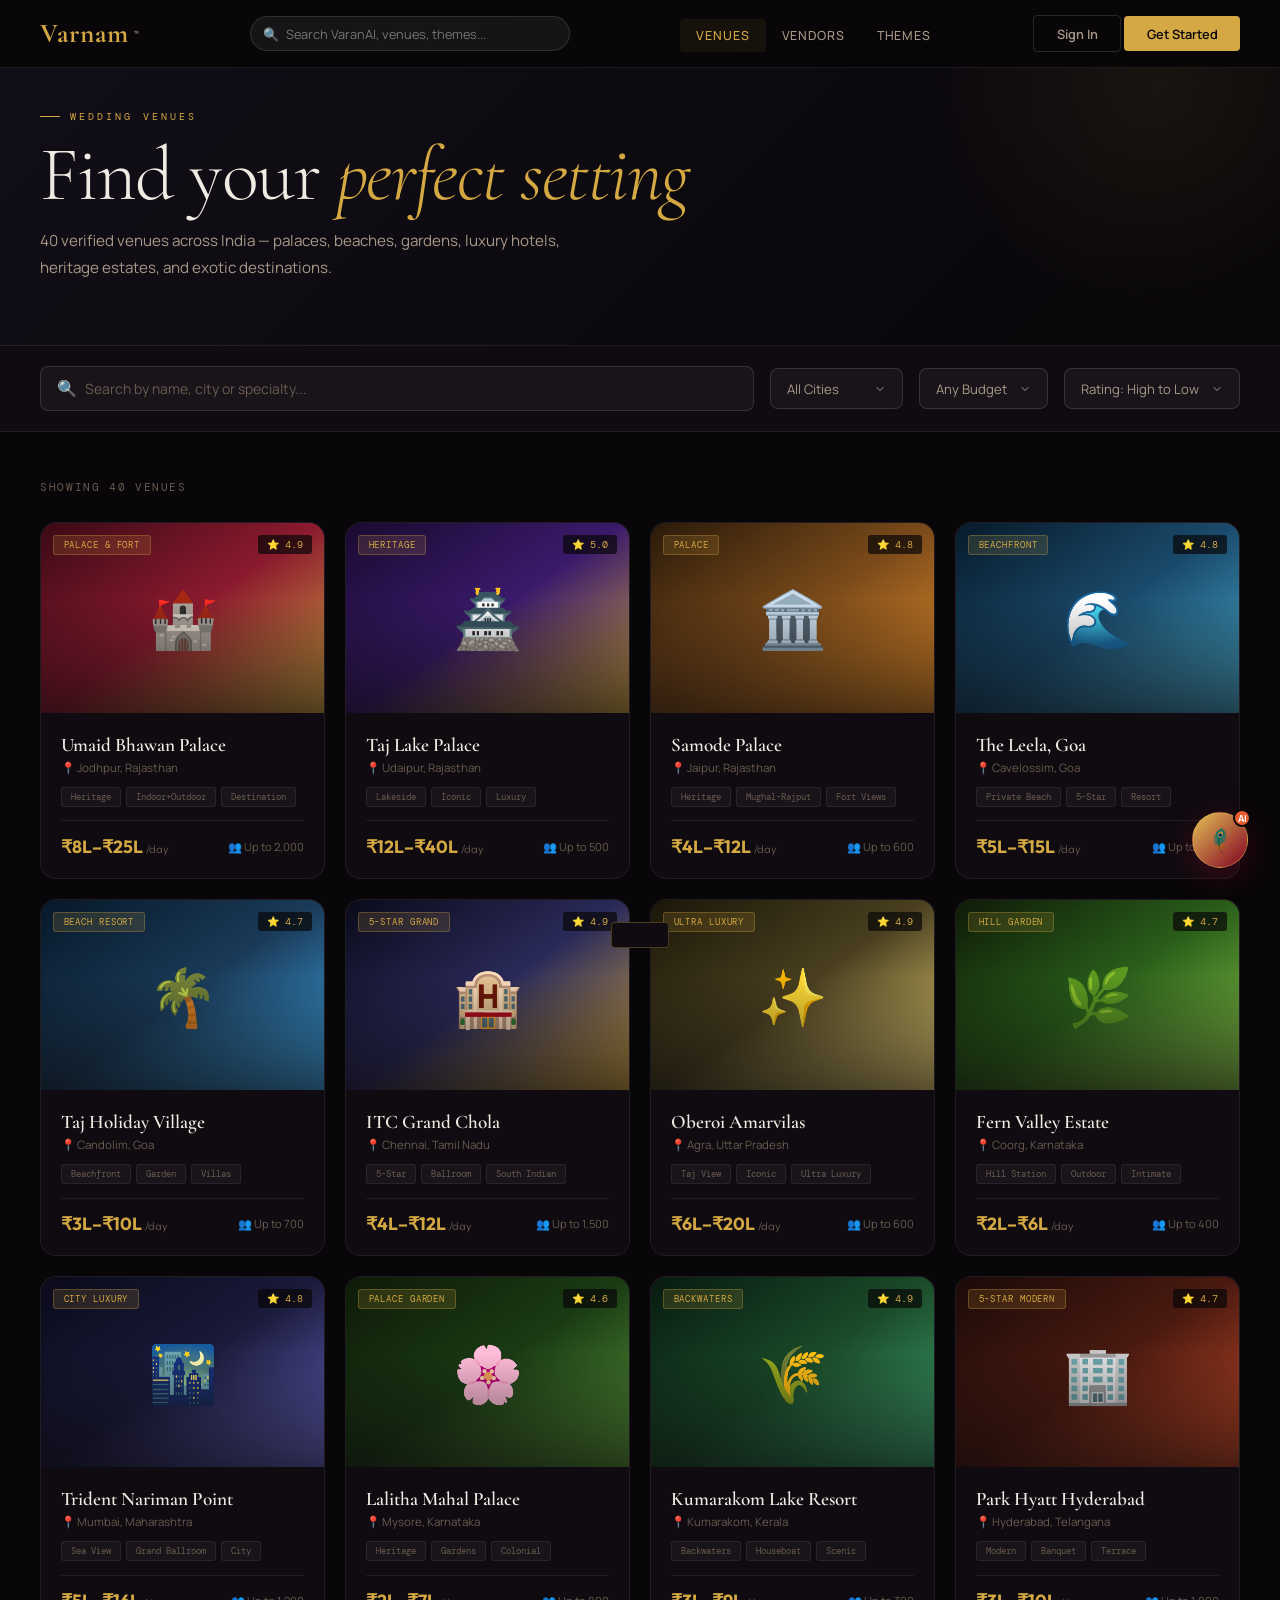
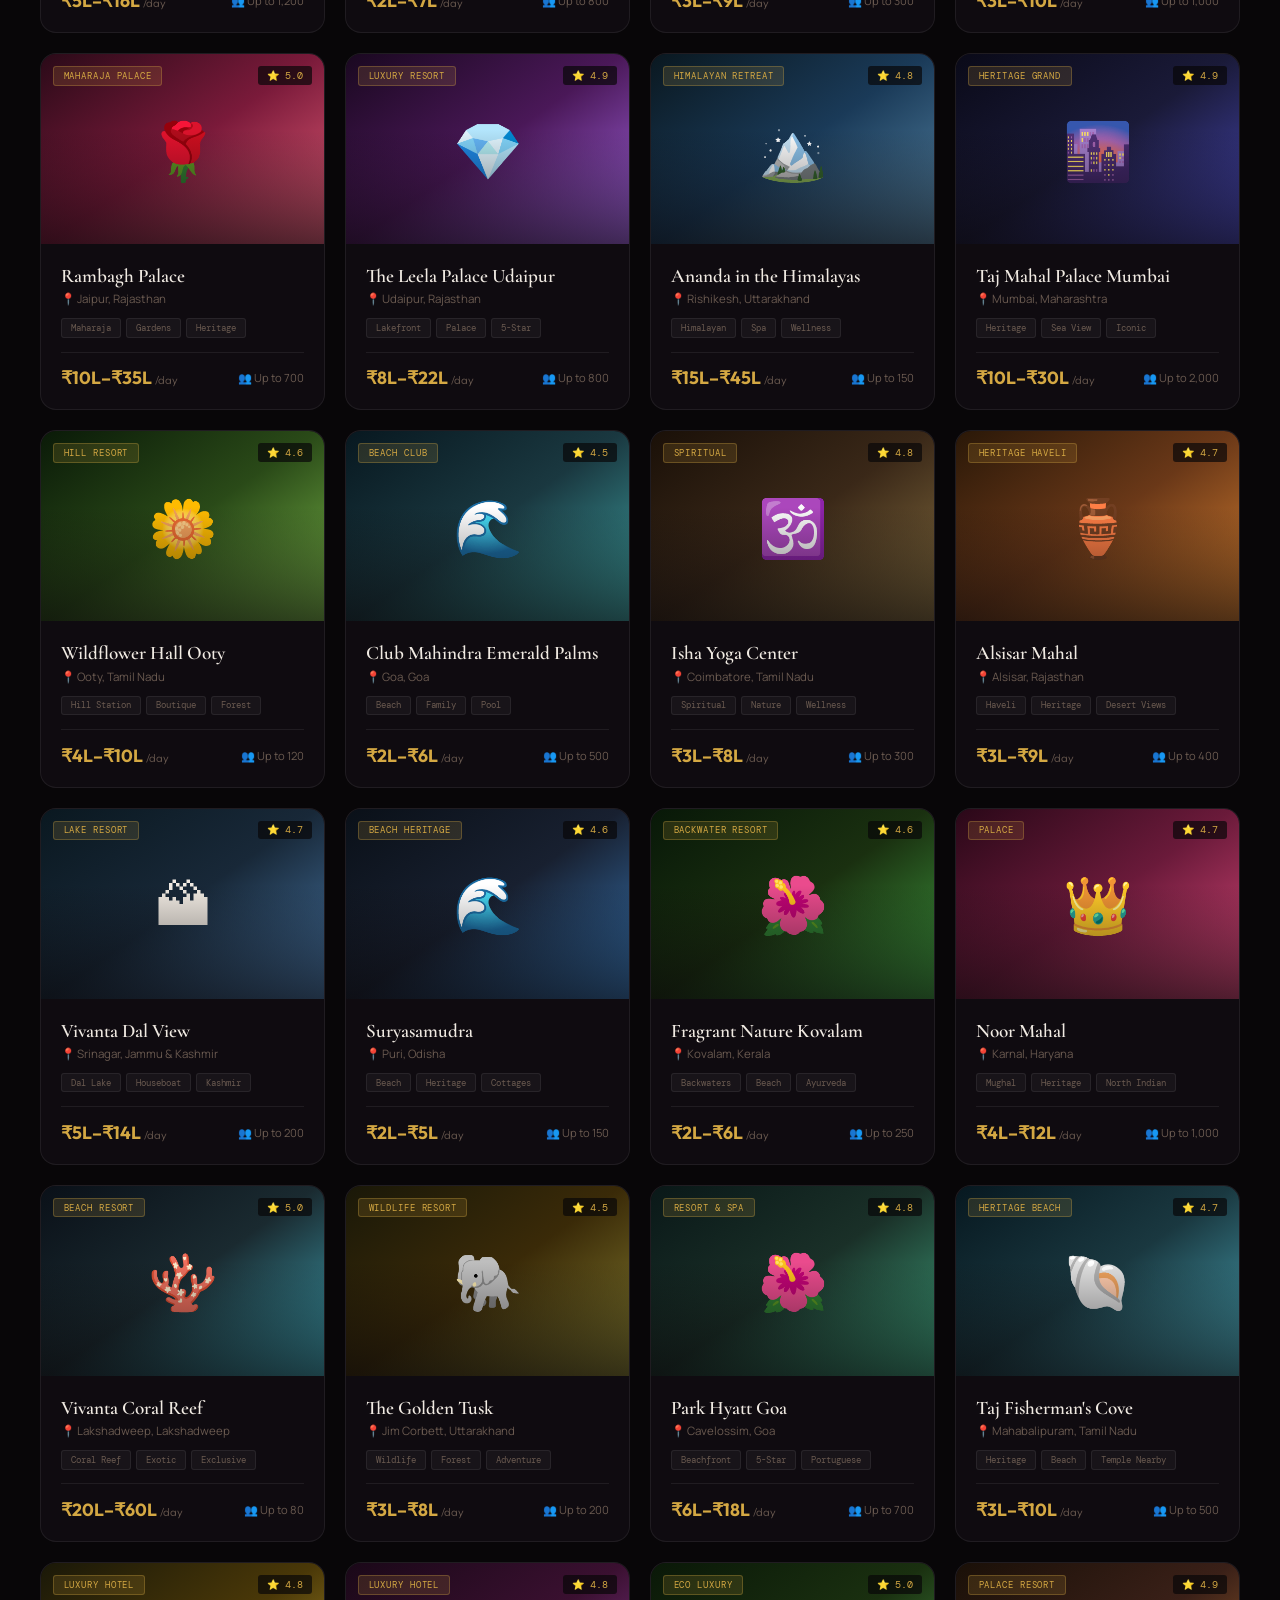
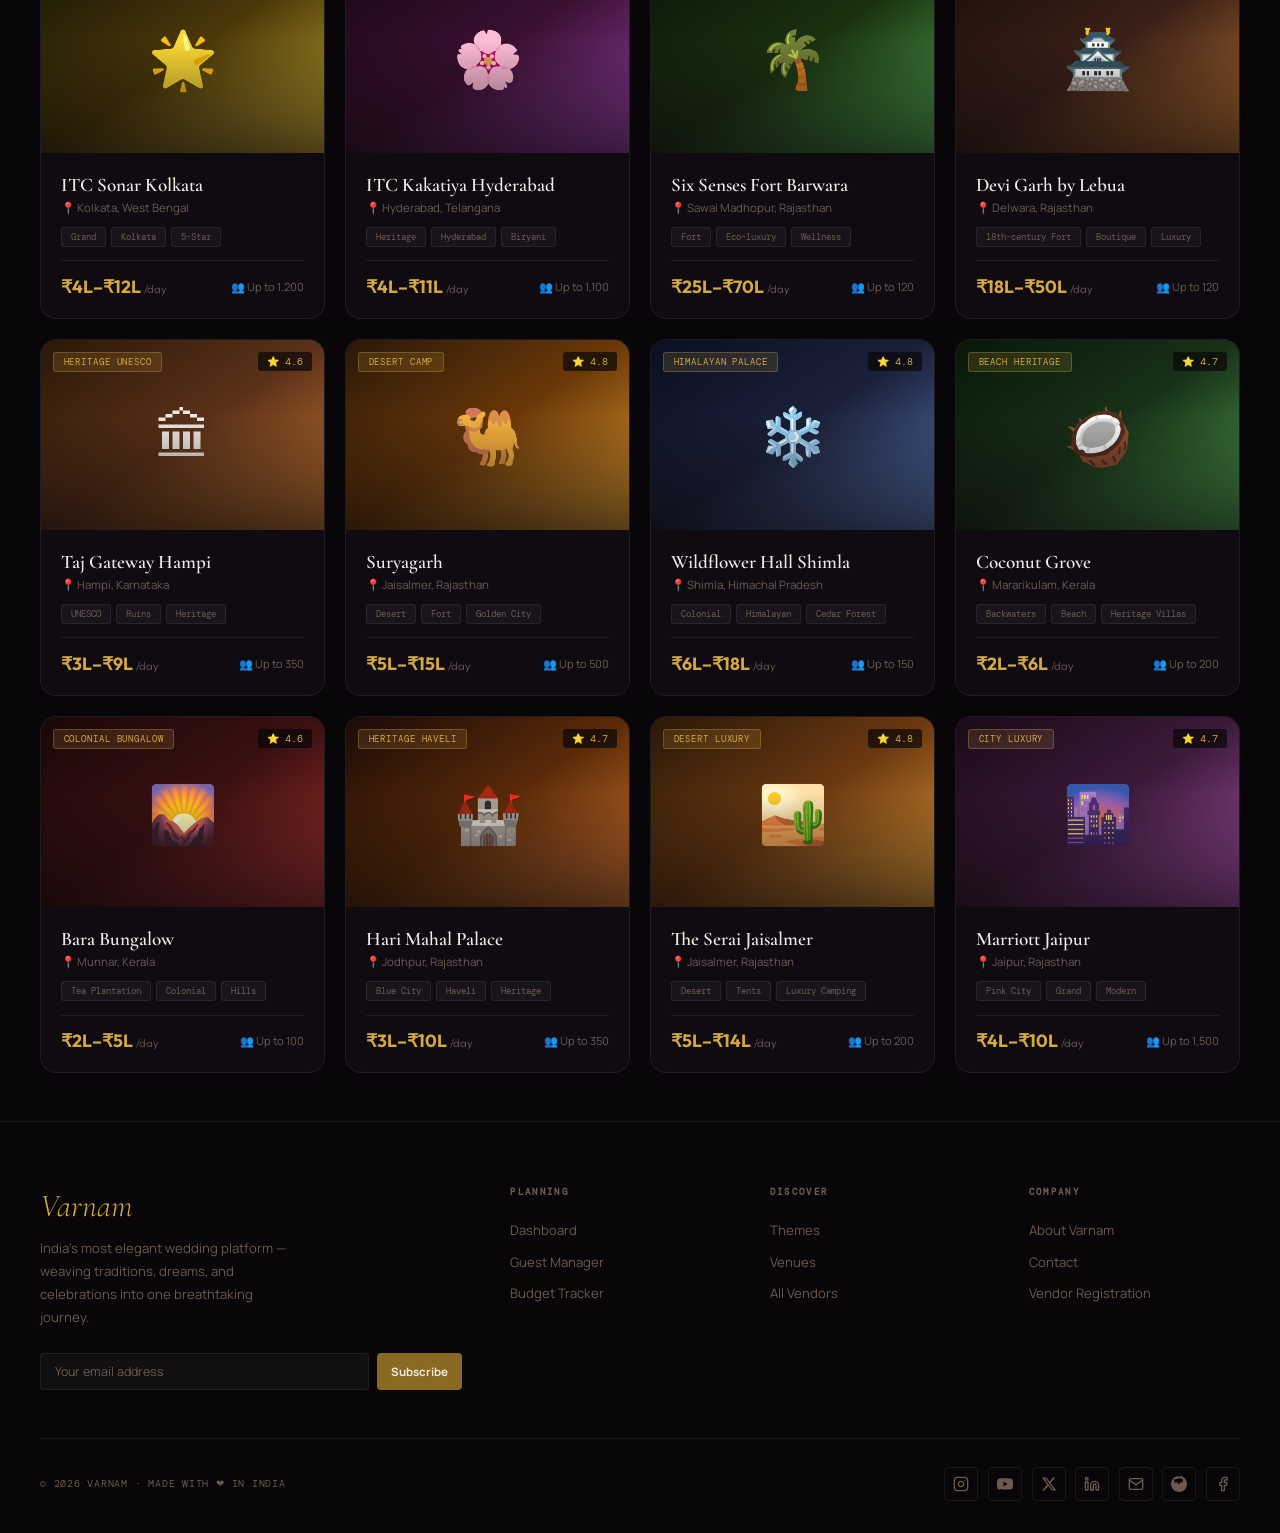
<file: venues.html>
<!DOCTYPE html>
<html lang="en">
<head>
<meta charset="UTF-8">
<meta name="viewport" content="width=device-width, initial-scale=1.0">
<title>Venues — Varnam</title>
<link rel="preconnect" href="https://fonts.googleapis.com">
<link href="https://fonts.googleapis.com/css2?family=Cormorant+Garamond:ital,wght@0,300;0,400;0,600;0,700;1,300;1,400;1,700&family=Manrope:wght@300;400;500;600;700;800;900&family=DM+Mono:wght@300;400;500&display=swap" rel="stylesheet">
<style>
:root{--ink:#080608;--ink2:#0f0b10;--ink3:#1a1220;--surface:#120e18;--border:rgba(255,255,255,0.07);--border2:rgba(255,255,255,0.13);--gold:#D4A843;--gold2:#F0C96A;--gold3:#8A6A20;--text:#F0EAE2;--text2:#A89888;--text3:#6A5A50;--r4:4px;--r8:8px;--r16:16px;--r24:24px;}
*,*::before,*::after{margin:0;padding:0;box-sizing:border-box;}html{scroll-behavior:smooth;}
body{font-family:'Manrope',sans-serif;background:var(--ink);color:var(--text);overflow-x:hidden;-webkit-font-smoothing:antialiased;}
::-webkit-scrollbar{width:3px;}::-webkit-scrollbar-track{background:var(--ink);}::-webkit-scrollbar-thumb{background:var(--gold3);}
#toast{position:fixed;bottom:2rem;left:50%;transform:translateX(-50%) translateY(80px);background:var(--ink2);border:1px solid rgba(212,168,67,.3);border-radius:var(--r4);padding:.75rem 1.75rem;font-family:'DM Mono',monospace;font-size:.72rem;color:var(--gold);letter-spacing:.08em;z-index:9990;transition:transform .3s;pointer-events:none;white-space:nowrap;}
#toast.show{transform:translateX(-50%) translateY(0);}
nav{position:fixed;top:0;left:0;right:0;z-index:500;height:68px;display:flex;align-items:center;padding:0 2.5rem;justify-content:space-between;border-bottom:1px solid var(--border);background:rgba(8,6,8,.90);backdrop-filter:blur(24px);}
.nl{font-family:'Cormorant Garamond',serif;font-size:1.7rem;font-weight:700;color:var(--gold);text-decoration:none;}
.nav-links{display:flex;gap:0;list-style:none;}
.nav-links a{color:var(--text2);text-decoration:none;font-size:.78rem;font-weight:500;letter-spacing:.07em;text-transform:uppercase;padding:.5rem 1rem;border-radius:var(--r4);transition:color .2s;}
.nav-links a:hover,.nav-links a.active{color:var(--gold);background:rgba(212,168,67,.07);}
.nr{display:flex;gap:.75rem;}
.btn{display:inline-flex;align-items:center;padding:.55rem 1.4rem;border-radius:var(--r4);font-family:'Manrope',sans-serif;font-size:.8rem;font-weight:600;cursor:pointer;transition:all .25s;text-decoration:none;border:none;}
.btn-ghost{background:transparent;border:1px solid var(--border2);color:var(--text2);}
.btn-ghost:hover{border-color:var(--gold);color:var(--gold);}
.btn-gold{background:var(--gold);color:var(--ink);}
.btn-gold:hover{background:var(--gold2);}
.field-label{font-family:'DM Mono',monospace;font-size:.58rem;letter-spacing:.2em;text-transform:uppercase;color:var(--text3);margin-bottom:.35rem;display:block;}
.field{background:rgba(255,255,255,.04);border:1px solid var(--border2);border-radius:var(--r8);padding:.7rem 1rem;font-size:.875rem;color:var(--text);font-family:'Manrope',sans-serif;outline:none;width:100%;transition:border-color .2s;}
.field:focus{border-color:rgba(212,168,67,.4);}
.field::placeholder{color:var(--text3);}
select.field, select, .filter-sel {
  appearance: none !important;
  -webkit-appearance: none !important;
  -moz-appearance: none !important;
  background-image: url("data:image/svg+xml,%3Csvg xmlns='http://www.w3.org/2000/svg' width='12' height='12' viewBox='0 0 24 24' fill='none' stroke='%23A89888' stroke-width='2' stroke-linecap='round' stroke-linejoin='round'%3E%3Cpolyline points='6 9 12 15 18 9'%3E%3C/polyline%3E%3C/svg%3E") !important;
  background-repeat: no-repeat !important;
  background-position: right 1rem center !important;
  padding-right: 2.5rem !important;
  cursor:pointer;
}
select.field option, select option, .filter-sel option { background:var(--ink2); }
.fr{margin-bottom:1rem;}
.fr2{display:grid;grid-template-columns:1fr 1fr;gap:.85rem;margin-bottom:1rem;}
/* cards grid */
.grid{display:grid;grid-template-columns:repeat(4,1fr);gap:1.25rem;}
.card{background:var(--ink2);border:1px solid var(--border);border-radius:var(--r16);overflow:hidden;cursor:pointer;transition:all .3s;}
.card:hover{border-color:rgba(212,168,67,.25);transform:translateY(-4px);box-shadow:0 20px 56px rgba(0,0,0,.4);}
/* MODAL */
.modal-overlay{position:fixed;inset:0;background:rgba(0,0,0,.82);backdrop-filter:blur(12px);z-index:800;display:flex;align-items:center;justify-content:center;opacity:0;visibility:hidden;transition:all .3s;padding:1.5rem;}
.modal-overlay.open{opacity:1;visibility:visible;}
.modal{background:var(--ink2);border:1px solid var(--border2);border-radius:var(--r24);width:100%;max-width:760px;max-height:90vh;overflow-y:auto;}
.modal::-webkit-scrollbar{width:3px;}
.modal::-webkit-scrollbar-thumb{background:var(--gold3);}
/* footer */
footer{background:var(--ink);border-top:1px solid var(--border);padding:4rem 2.5rem 2rem;}
.footer-grid{display:grid;grid-template-columns:2fr 1fr 1fr 1fr;gap:3rem;max-width:1200px;margin:0 auto 3rem;}
.footer-logo{font-family:'Cormorant Garamond',serif;font-size:2rem;font-weight:300;font-style:italic;color:var(--gold);margin-bottom:.75rem;}
.footer-desc{font-size:.82rem;color:var(--text3);line-height:1.75;max-width:260px;margin-bottom:1.5rem;}
.footer-nl{display:flex;gap:.5rem;}
.footer-nl input{flex:1;background:rgba(255,255,255,.04);border:1px solid var(--border);border-radius:var(--r4);padding:.55rem .9rem;font-size:.78rem;color:var(--text);font-family:'Manrope',sans-serif;outline:none;}
.footer-nl input:focus{border-color:rgba(212,168,67,.4);}
.footer-nl input::placeholder{color:var(--text3);}
.footer-nl button{background:var(--gold3);border:none;border-radius:var(--r4);padding:0 .9rem;font-family:'Manrope',sans-serif;font-size:.72rem;font-weight:700;color:var(--text);cursor:pointer;}
.footer-nl button:hover{background:var(--gold);color:var(--ink);}
.footer-col h5{font-family:'DM Mono',monospace;font-size:.58rem;letter-spacing:.25em;text-transform:uppercase;color:var(--text3);margin-bottom:1.25rem;}
.footer-col ul{list-style:none;}.footer-col li{margin-bottom:.6rem;}
.footer-col a{font-size:.82rem;color:var(--text3);text-decoration:none;transition:color .2s;}
.footer-col a:hover{color:var(--gold);}
.footer-bottom{max-width:1200px;margin:0 auto;border-top:1px solid var(--border);padding-top:1.75rem;display:flex;justify-content:space-between;align-items:center;flex-wrap:wrap;gap:1rem;}
.footer-copy{font-family:'DM Mono',monospace;font-size:.6rem;color:var(--text3);letter-spacing:.08em;}
.footer-socials{display:flex;gap:.6rem;}
.footer-socials a{width:34px;height:34px;border:1px solid var(--border);border-radius:var(--r4);display:flex;align-items:center;justify-content:center;font-size:.82rem;color:var(--text3);text-decoration:none;transition:all .2s;}
.footer-socials a:hover{border-color:var(--gold);color:var(--gold);}
@media(max-width:1100px){.grid{grid-template-columns:repeat(3,1fr);}}
@media(max-width:768px){.grid{grid-template-columns:repeat(2,1fr);}nav .nav-links{display:none;}}
@media(max-width:480px){.grid{grid-template-columns:1fr;}.fr2{grid-template-columns:1fr;}}
/* FILTER BAR */
.filter-bar{background:var(--ink2);border-bottom:1px solid var(--border);padding:1.25rem 2.5rem;position:sticky;top:68px;z-index:400;}
.filter-inner{max-width:1200px;margin:0 auto;display:flex;gap:1rem;flex-wrap:wrap;align-items:center;}
.search-box{display:flex;align-items:center;gap:.5rem;background:rgba(255,255,255,.04);border:1px solid var(--border2);border-radius:var(--r8);padding:.65rem 1rem;flex:1;min-width:200px;}
.search-box input{background:none;border:none;outline:none;color:var(--text);font-family:'Manrope',sans-serif;font-size:.875rem;width:100%;}
.search-box input::placeholder{color:var(--text3);}
.filter-sel{background:rgba(255,255,255,.04);border:1px solid var(--border2);border-radius:var(--r8);padding:.65rem 1rem;color:var(--text2);font-family:'Manrope',sans-serif;font-size:.82rem;outline:none;cursor:pointer;}
.filter-sel option{background:var(--ink2);}

.inner { max-width: 1200px; margin: 0 auto; width: 100%; }

.nav-logo {
  font-family:'Cormorant Garamond',serif;
  font-size:1.7rem; font-weight:700; letter-spacing:0.04em;
  color:var(--gold); text-decoration:none;
  display:flex; align-items:center; gap:0.3rem;
}
.nav-logo sup {
  font-size:0.45rem; font-family:'DM Mono',monospace;
  color:var(--text3); letter-spacing:0.15em; text-transform:uppercase;
}

/* Profile Dropdown & Navigation Styles */
.profile-dropdown {
  position: relative;
  display: inline-block;
}
.profile-menu {
  position: absolute;
  top: 100%;
  right: 0;
  margin-top: 0.5rem;
  background: var(--ink2);
  border: 1px solid var(--border);
  border-radius: var(--r8);
  width: 160px;
  opacity: 0;
  visibility: hidden;
  transform: translateY(10px);
  transition: all 0.25s cubic-bezier(0.23, 1, 0.32, 1);
  box-shadow: 0 10px 30px rgba(0,0,0,0.5);
  z-index: 600;
  padding: 0.5rem 0;
}
.profile-dropdown:hover .profile-menu {
  opacity: 1;
  visibility: visible;
  transform: translateY(0);
}
.profile-dropdown:hover .dropdown-arrow {
  transform: rotate(180deg);
}
.profile-menu-item {
  display: flex;
  align-items: center;
  gap: 0.5rem;
  padding: 0.6rem 1rem;
  color: var(--text2);
  text-decoration: none;
  font-size: 0.82rem;
  font-weight: 500;
  transition: all 0.2s;
}
.profile-menu-item:hover {
  color: var(--gold);
  background: rgba(212, 168, 67, 0.07);
}
.profile-menu-item.logout:hover {
  color: var(--rose);
  background: rgba(196, 48, 96, 0.07);
}
.profile-menu-divider {
  height: 1px;
  background: var(--border);
  margin: 0.4rem 0;
}
</style>
<style>@import url('https://fonts.googleapis.com/css2?family=Outfit:wght@400;500;600;700&display=swap'); .cd-num, .stat-num, .vc-stat-val, .ms-val, .pkg-price, .vd-price, .capacity-val { font-family: 'Outfit', sans-serif !important; }</style>
</head>
<body>
<div id="toast"></div>
<nav>
  <div class="inner" style="display:flex; align-items:center; justify-content:space-between; width:100%;">
    <a class="nav-logo" href="index.html">Varnam<sup>™</sup></a>
    <ul class="nav-links">
      <li><a href="venues.html" class="active">Venues</a></li>
      <li><a href="vendors.html">Vendors</a></li>
      <li><a href="themes.html">Themes</a></li>
    </ul>
    <div class="nav-right" id="nav-auth-section">
      <button class="btn btn-ghost" onclick="openModal('login-modal')">Sign In</button>
      <button class="btn btn-gold" onclick="openModal('signup-modal')">Get Started</button>
    </div>
  </div>
</nav>

<!-- PAGE HERO -->
<div style="padding:110px 2.5rem 4rem;background:linear-gradient(135deg,#120e18,#080608);border-bottom:1px solid rgba(255,255,255,.07);position:relative;overflow:hidden;">
  <div style="position:absolute;top:-40%;right:-8%;width:450px;height:450px;background:radial-gradient(circle,rgba(212,168,67,.08) 0%,transparent 70%);border-radius:50%;"></div>
  <div class="inner">
    <div style="font-family:'DM Mono',monospace;font-size:.65rem;letter-spacing:.3em;text-transform:uppercase;color:#D4A843;margin-bottom:1rem;display:flex;align-items:center;gap:.6rem;"><span style="width:20px;height:1px;background:#D4A843;display:inline-block;"></span>Wedding Venues</div>
    <h1 style="font-family:'Cormorant Garamond',serif;font-size:clamp(2.5rem,6vw,5rem);font-weight:300;line-height:.95;letter-spacing:-.02em;margin-bottom:1rem;">Find your <em style="font-style:italic;color:#D4A843;">perfect setting</em></h1>
    <p style="font-size:.95rem;color:#A89888;max-width:520px;line-height:1.75;">40 verified venues across India — palaces, beaches, gardens, luxury hotels, heritage estates, and exotic destinations.</p>
  </div>
</div>

<!-- FILTER BAR -->
<div class="filter-bar">
  <div class="filter-inner">
    <div class="search-box">
      <span style="color:var(--text3);">🔍</span>
      <input placeholder="Search by name, city or specialty..." id="vsearch" oninput="doFilter()">
    </div>
    <select class="filter-sel" id="vcity" onchange="doFilter()">
      <option value="">All Cities</option>
      <option>Mumbai</option><option>Delhi</option><option>Jaipur</option><option>Udaipur</option><option>Goa</option>
      <option>Bangalore</option><option>Chennai</option><option>Hyderabad</option><option>Agra</option><option>Coorg</option>
      <option>Jodhpur</option><option>Jaisalmer</option><option>Rishikesh</option><option>Manali</option><option>Shimla</option>
      <option>Srinagar</option><option>Kolkata</option><option>Pune</option><option>Pondicherry</option><option>Mysore</option>
    </select>
    <select class="filter-sel" id="vbudget" onchange="doFilter()">
      <option value="">Any Budget</option>
      <option>Under ₹5L</option><option>₹5L – ₹15L</option><option>₹15L – ₹30L</option><option>₹30L+</option>
    </select>
    <select class="filter-sel" id="vsort" onchange="doFilter()">
      <option>Rating: High to Low</option>
      <option>Price: Low to High</option>
      <option>Price: High to Low</option>
      <option>Most Reviewed</option>
    </select>
  </div>
</div>



<!-- MAIN GRID -->
<div style="padding:3rem 2.5rem;"><div class="inner">
  <div style="display:flex;justify-content:space-between;align-items:center;margin-bottom:1.75rem;flex-wrap:wrap;gap:1rem;">
    <div id="vcount" style="font-family:'DM Mono',monospace;font-size:.68rem;letter-spacing:.15em;color:#6A5A50;">SHOWING 40 VENUES</div>
  </div>
  <div class="grid" id="vgrid">
<div class="card" data-type="Palace" data-city="Jodhpur" onclick="openV('umaid')">
  <div style="height:190px;position:relative;overflow:hidden;">
    <div style="position:absolute;inset:0;background:linear-gradient(145deg,#3A0A15,#8B1A2E,#D4A843);display:flex;align-items:center;justify-content:center;font-size:3.5rem;transition:transform .4s;">🏰</div>
    <div style="position:absolute;inset:0;background:linear-gradient(to top,rgba(8,6,8,.65) 0%,transparent 60%);"></div>
    <div style="position:absolute;top:.75rem;left:.75rem;background:rgba(212,168,67,.15);border:1px solid rgba(212,168,67,.3);border-radius:3px;padding:.18rem .6rem;font-family:'DM Mono',monospace;font-size:.55rem;color:#D4A843;letter-spacing:.1em;text-transform:uppercase;">Palace & Fort</div>
    <div style="position:absolute;top:.75rem;right:.75rem;background:rgba(8,6,8,.7);border-radius:3px;padding:.18rem .55rem;font-family:'DM Mono',monospace;font-size:.62rem;color:#D4A843;">⭐ 4.9</div>
  </div>
  <div style="padding:1.25rem;">
    <div style="font-family:'Cormorant Garamond',serif;font-size:1.2rem;font-weight:600;color:#F0EAE2;margin-bottom:.2rem;">Umaid Bhawan Palace</div>
    <div style="font-size:.72rem;color:#6A5A50;margin-bottom:.75rem;">📍 Jodhpur, Rajasthan</div>
    <div style="display:flex;gap:.35rem;flex-wrap:wrap;margin-bottom:.85rem;"><span style="background:rgba(255,255,255,.04);border:1px solid rgba(255,255,255,.07);border-radius:3px;padding:.18rem .55rem;font-family:'DM Mono',monospace;font-size:.56rem;color:#6A5A50;">Heritage</span><span style="background:rgba(255,255,255,.04);border:1px solid rgba(255,255,255,.07);border-radius:3px;padding:.18rem .55rem;font-family:'DM Mono',monospace;font-size:.56rem;color:#6A5A50;">Indoor+Outdoor</span><span style="background:rgba(255,255,255,.04);border:1px solid rgba(255,255,255,.07);border-radius:3px;padding:.18rem .55rem;font-family:'DM Mono',monospace;font-size:.56rem;color:#6A5A50;">Destination</span></div>
    <div style="display:flex;justify-content:space-between;align-items:center;border-top:1px solid rgba(255,255,255,.07);padding-top:.85rem;">
      <div style="font-family:'Cormorant Garamond',serif;font-size:1.1rem;font-weight:700;color:#D4A843;">₹8L–₹25L <span style="font-size:.7rem;font-weight:300;color:#6A5A50;">/day</span></div>
      <div style="font-size:.7rem;color:#6A5A50;">👥 Up to 2,000</div>
    </div>
  </div>
</div>

<div class="card" data-type="Palace" data-city="Udaipur" onclick="openV('taj-lake')">
  <div style="height:190px;position:relative;overflow:hidden;">
    <div style="position:absolute;inset:0;background:linear-gradient(145deg,#1A0A30,#3A1A6B,#D4A843);display:flex;align-items:center;justify-content:center;font-size:3.5rem;transition:transform .4s;">🏯</div>
    <div style="position:absolute;inset:0;background:linear-gradient(to top,rgba(8,6,8,.65) 0%,transparent 60%);"></div>
    <div style="position:absolute;top:.75rem;left:.75rem;background:rgba(212,168,67,.15);border:1px solid rgba(212,168,67,.3);border-radius:3px;padding:.18rem .6rem;font-family:'DM Mono',monospace;font-size:.55rem;color:#D4A843;letter-spacing:.1em;text-transform:uppercase;">Heritage</div>
    <div style="position:absolute;top:.75rem;right:.75rem;background:rgba(8,6,8,.7);border-radius:3px;padding:.18rem .55rem;font-family:'DM Mono',monospace;font-size:.62rem;color:#D4A843;">⭐ 5.0</div>
  </div>
  <div style="padding:1.25rem;">
    <div style="font-family:'Cormorant Garamond',serif;font-size:1.2rem;font-weight:600;color:#F0EAE2;margin-bottom:.2rem;">Taj Lake Palace</div>
    <div style="font-size:.72rem;color:#6A5A50;margin-bottom:.75rem;">📍 Udaipur, Rajasthan</div>
    <div style="display:flex;gap:.35rem;flex-wrap:wrap;margin-bottom:.85rem;"><span style="background:rgba(255,255,255,.04);border:1px solid rgba(255,255,255,.07);border-radius:3px;padding:.18rem .55rem;font-family:'DM Mono',monospace;font-size:.56rem;color:#6A5A50;">Lakeside</span><span style="background:rgba(255,255,255,.04);border:1px solid rgba(255,255,255,.07);border-radius:3px;padding:.18rem .55rem;font-family:'DM Mono',monospace;font-size:.56rem;color:#6A5A50;">Iconic</span><span style="background:rgba(255,255,255,.04);border:1px solid rgba(255,255,255,.07);border-radius:3px;padding:.18rem .55rem;font-family:'DM Mono',monospace;font-size:.56rem;color:#6A5A50;">Luxury</span></div>
    <div style="display:flex;justify-content:space-between;align-items:center;border-top:1px solid rgba(255,255,255,.07);padding-top:.85rem;">
      <div style="font-family:'Cormorant Garamond',serif;font-size:1.1rem;font-weight:700;color:#D4A843;">₹12L–₹40L <span style="font-size:.7rem;font-weight:300;color:#6A5A50;">/day</span></div>
      <div style="font-size:.7rem;color:#6A5A50;">👥 Up to 500</div>
    </div>
  </div>
</div>

<div class="card" data-type="Palace" data-city="Jaipur" onclick="openV('samode')">
  <div style="height:190px;position:relative;overflow:hidden;">
    <div style="position:absolute;inset:0;background:linear-gradient(145deg,#2A1A0A,#7A4A1A,#E8902A);display:flex;align-items:center;justify-content:center;font-size:3.5rem;transition:transform .4s;">🏛️</div>
    <div style="position:absolute;inset:0;background:linear-gradient(to top,rgba(8,6,8,.65) 0%,transparent 60%);"></div>
    <div style="position:absolute;top:.75rem;left:.75rem;background:rgba(212,168,67,.15);border:1px solid rgba(212,168,67,.3);border-radius:3px;padding:.18rem .6rem;font-family:'DM Mono',monospace;font-size:.55rem;color:#D4A843;letter-spacing:.1em;text-transform:uppercase;">Palace</div>
    <div style="position:absolute;top:.75rem;right:.75rem;background:rgba(8,6,8,.7);border-radius:3px;padding:.18rem .55rem;font-family:'DM Mono',monospace;font-size:.62rem;color:#D4A843;">⭐ 4.8</div>
  </div>
  <div style="padding:1.25rem;">
    <div style="font-family:'Cormorant Garamond',serif;font-size:1.2rem;font-weight:600;color:#F0EAE2;margin-bottom:.2rem;">Samode Palace</div>
    <div style="font-size:.72rem;color:#6A5A50;margin-bottom:.75rem;">📍 Jaipur, Rajasthan</div>
    <div style="display:flex;gap:.35rem;flex-wrap:wrap;margin-bottom:.85rem;"><span style="background:rgba(255,255,255,.04);border:1px solid rgba(255,255,255,.07);border-radius:3px;padding:.18rem .55rem;font-family:'DM Mono',monospace;font-size:.56rem;color:#6A5A50;">Heritage</span><span style="background:rgba(255,255,255,.04);border:1px solid rgba(255,255,255,.07);border-radius:3px;padding:.18rem .55rem;font-family:'DM Mono',monospace;font-size:.56rem;color:#6A5A50;">Mughal-Rajput</span><span style="background:rgba(255,255,255,.04);border:1px solid rgba(255,255,255,.07);border-radius:3px;padding:.18rem .55rem;font-family:'DM Mono',monospace;font-size:.56rem;color:#6A5A50;">Fort Views</span></div>
    <div style="display:flex;justify-content:space-between;align-items:center;border-top:1px solid rgba(255,255,255,.07);padding-top:.85rem;">
      <div style="font-family:'Cormorant Garamond',serif;font-size:1.1rem;font-weight:700;color:#D4A843;">₹4L–₹12L <span style="font-size:.7rem;font-weight:300;color:#6A5A50;">/day</span></div>
      <div style="font-size:.7rem;color:#6A5A50;">👥 Up to 600</div>
    </div>
  </div>
</div>

<div class="card" data-type="Beach" data-city="Cavelossim" onclick="openV('leela-goa')">
  <div style="height:190px;position:relative;overflow:hidden;">
    <div style="position:absolute;inset:0;background:linear-gradient(145deg,#071A2A,#1A4A6B,#4AADCF);display:flex;align-items:center;justify-content:center;font-size:3.5rem;transition:transform .4s;">🌊</div>
    <div style="position:absolute;inset:0;background:linear-gradient(to top,rgba(8,6,8,.65) 0%,transparent 60%);"></div>
    <div style="position:absolute;top:.75rem;left:.75rem;background:rgba(212,168,67,.15);border:1px solid rgba(212,168,67,.3);border-radius:3px;padding:.18rem .6rem;font-family:'DM Mono',monospace;font-size:.55rem;color:#D4A843;letter-spacing:.1em;text-transform:uppercase;">Beachfront</div>
    <div style="position:absolute;top:.75rem;right:.75rem;background:rgba(8,6,8,.7);border-radius:3px;padding:.18rem .55rem;font-family:'DM Mono',monospace;font-size:.62rem;color:#D4A843;">⭐ 4.8</div>
  </div>
  <div style="padding:1.25rem;">
    <div style="font-family:'Cormorant Garamond',serif;font-size:1.2rem;font-weight:600;color:#F0EAE2;margin-bottom:.2rem;">The Leela, Goa</div>
    <div style="font-size:.72rem;color:#6A5A50;margin-bottom:.75rem;">📍 Cavelossim, Goa</div>
    <div style="display:flex;gap:.35rem;flex-wrap:wrap;margin-bottom:.85rem;"><span style="background:rgba(255,255,255,.04);border:1px solid rgba(255,255,255,.07);border-radius:3px;padding:.18rem .55rem;font-family:'DM Mono',monospace;font-size:.56rem;color:#6A5A50;">Private Beach</span><span style="background:rgba(255,255,255,.04);border:1px solid rgba(255,255,255,.07);border-radius:3px;padding:.18rem .55rem;font-family:'DM Mono',monospace;font-size:.56rem;color:#6A5A50;">5-Star</span><span style="background:rgba(255,255,255,.04);border:1px solid rgba(255,255,255,.07);border-radius:3px;padding:.18rem .55rem;font-family:'DM Mono',monospace;font-size:.56rem;color:#6A5A50;">Resort</span></div>
    <div style="display:flex;justify-content:space-between;align-items:center;border-top:1px solid rgba(255,255,255,.07);padding-top:.85rem;">
      <div style="font-family:'Cormorant Garamond',serif;font-size:1.1rem;font-weight:700;color:#D4A843;">₹5L–₹15L <span style="font-size:.7rem;font-weight:300;color:#6A5A50;">/day</span></div>
      <div style="font-size:.7rem;color:#6A5A50;">👥 Up to 800</div>
    </div>
  </div>
</div>

<div class="card" data-type="Beach" data-city="Candolim" onclick="openV('taj-holiday')">
  <div style="height:190px;position:relative;overflow:hidden;">
    <div style="position:absolute;inset:0;background:linear-gradient(145deg,#071828,#1A3A58,#40A8E8);display:flex;align-items:center;justify-content:center;font-size:3.5rem;transition:transform .4s;">🌴</div>
    <div style="position:absolute;inset:0;background:linear-gradient(to top,rgba(8,6,8,.65) 0%,transparent 60%);"></div>
    <div style="position:absolute;top:.75rem;left:.75rem;background:rgba(212,168,67,.15);border:1px solid rgba(212,168,67,.3);border-radius:3px;padding:.18rem .6rem;font-family:'DM Mono',monospace;font-size:.55rem;color:#D4A843;letter-spacing:.1em;text-transform:uppercase;">Beach Resort</div>
    <div style="position:absolute;top:.75rem;right:.75rem;background:rgba(8,6,8,.7);border-radius:3px;padding:.18rem .55rem;font-family:'DM Mono',monospace;font-size:.62rem;color:#D4A843;">⭐ 4.7</div>
  </div>
  <div style="padding:1.25rem;">
    <div style="font-family:'Cormorant Garamond',serif;font-size:1.2rem;font-weight:600;color:#F0EAE2;margin-bottom:.2rem;">Taj Holiday Village</div>
    <div style="font-size:.72rem;color:#6A5A50;margin-bottom:.75rem;">📍 Candolim, Goa</div>
    <div style="display:flex;gap:.35rem;flex-wrap:wrap;margin-bottom:.85rem;"><span style="background:rgba(255,255,255,.04);border:1px solid rgba(255,255,255,.07);border-radius:3px;padding:.18rem .55rem;font-family:'DM Mono',monospace;font-size:.56rem;color:#6A5A50;">Beachfront</span><span style="background:rgba(255,255,255,.04);border:1px solid rgba(255,255,255,.07);border-radius:3px;padding:.18rem .55rem;font-family:'DM Mono',monospace;font-size:.56rem;color:#6A5A50;">Garden</span><span style="background:rgba(255,255,255,.04);border:1px solid rgba(255,255,255,.07);border-radius:3px;padding:.18rem .55rem;font-family:'DM Mono',monospace;font-size:.56rem;color:#6A5A50;">Villas</span></div>
    <div style="display:flex;justify-content:space-between;align-items:center;border-top:1px solid rgba(255,255,255,.07);padding-top:.85rem;">
      <div style="font-family:'Cormorant Garamond',serif;font-size:1.1rem;font-weight:700;color:#D4A843;">₹3L–₹10L <span style="font-size:.7rem;font-weight:300;color:#6A5A50;">/day</span></div>
      <div style="font-size:.7rem;color:#6A5A50;">👥 Up to 700</div>
    </div>
  </div>
</div>

<div class="card" data-type="Luxury" data-city="Chennai" onclick="openV('itc-grand')">
  <div style="height:190px;position:relative;overflow:hidden;">
    <div style="position:absolute;inset:0;background:linear-gradient(145deg,#0A0A1A,#2A2A5A,#D4A843);display:flex;align-items:center;justify-content:center;font-size:3.5rem;transition:transform .4s;">🏨</div>
    <div style="position:absolute;inset:0;background:linear-gradient(to top,rgba(8,6,8,.65) 0%,transparent 60%);"></div>
    <div style="position:absolute;top:.75rem;left:.75rem;background:rgba(212,168,67,.15);border:1px solid rgba(212,168,67,.3);border-radius:3px;padding:.18rem .6rem;font-family:'DM Mono',monospace;font-size:.55rem;color:#D4A843;letter-spacing:.1em;text-transform:uppercase;">5-Star Grand</div>
    <div style="position:absolute;top:.75rem;right:.75rem;background:rgba(8,6,8,.7);border-radius:3px;padding:.18rem .55rem;font-family:'DM Mono',monospace;font-size:.62rem;color:#D4A843;">⭐ 4.9</div>
  </div>
  <div style="padding:1.25rem;">
    <div style="font-family:'Cormorant Garamond',serif;font-size:1.2rem;font-weight:600;color:#F0EAE2;margin-bottom:.2rem;">ITC Grand Chola</div>
    <div style="font-size:.72rem;color:#6A5A50;margin-bottom:.75rem;">📍 Chennai, Tamil Nadu</div>
    <div style="display:flex;gap:.35rem;flex-wrap:wrap;margin-bottom:.85rem;"><span style="background:rgba(255,255,255,.04);border:1px solid rgba(255,255,255,.07);border-radius:3px;padding:.18rem .55rem;font-family:'DM Mono',monospace;font-size:.56rem;color:#6A5A50;">5-Star</span><span style="background:rgba(255,255,255,.04);border:1px solid rgba(255,255,255,.07);border-radius:3px;padding:.18rem .55rem;font-family:'DM Mono',monospace;font-size:.56rem;color:#6A5A50;">Ballroom</span><span style="background:rgba(255,255,255,.04);border:1px solid rgba(255,255,255,.07);border-radius:3px;padding:.18rem .55rem;font-family:'DM Mono',monospace;font-size:.56rem;color:#6A5A50;">South Indian</span></div>
    <div style="display:flex;justify-content:space-between;align-items:center;border-top:1px solid rgba(255,255,255,.07);padding-top:.85rem;">
      <div style="font-family:'Cormorant Garamond',serif;font-size:1.1rem;font-weight:700;color:#D4A843;">₹4L–₹12L <span style="font-size:.7rem;font-weight:300;color:#6A5A50;">/day</span></div>
      <div style="font-size:.7rem;color:#6A5A50;">👥 Up to 1,500</div>
    </div>
  </div>
</div>

<div class="card" data-type="Luxury" data-city="Agra" onclick="openV('oberoi')">
  <div style="height:190px;position:relative;overflow:hidden;">
    <div style="position:absolute;inset:0;background:linear-gradient(145deg,#1A1608,#4A4020,#F0D878);display:flex;align-items:center;justify-content:center;font-size:3.5rem;transition:transform .4s;">✨</div>
    <div style="position:absolute;inset:0;background:linear-gradient(to top,rgba(8,6,8,.65) 0%,transparent 60%);"></div>
    <div style="position:absolute;top:.75rem;left:.75rem;background:rgba(212,168,67,.15);border:1px solid rgba(212,168,67,.3);border-radius:3px;padding:.18rem .6rem;font-family:'DM Mono',monospace;font-size:.55rem;color:#D4A843;letter-spacing:.1em;text-transform:uppercase;">Ultra Luxury</div>
    <div style="position:absolute;top:.75rem;right:.75rem;background:rgba(8,6,8,.7);border-radius:3px;padding:.18rem .55rem;font-family:'DM Mono',monospace;font-size:.62rem;color:#D4A843;">⭐ 4.9</div>
  </div>
  <div style="padding:1.25rem;">
    <div style="font-family:'Cormorant Garamond',serif;font-size:1.2rem;font-weight:600;color:#F0EAE2;margin-bottom:.2rem;">Oberoi Amarvilas</div>
    <div style="font-size:.72rem;color:#6A5A50;margin-bottom:.75rem;">📍 Agra, Uttar Pradesh</div>
    <div style="display:flex;gap:.35rem;flex-wrap:wrap;margin-bottom:.85rem;"><span style="background:rgba(255,255,255,.04);border:1px solid rgba(255,255,255,.07);border-radius:3px;padding:.18rem .55rem;font-family:'DM Mono',monospace;font-size:.56rem;color:#6A5A50;">Taj View</span><span style="background:rgba(255,255,255,.04);border:1px solid rgba(255,255,255,.07);border-radius:3px;padding:.18rem .55rem;font-family:'DM Mono',monospace;font-size:.56rem;color:#6A5A50;">Iconic</span><span style="background:rgba(255,255,255,.04);border:1px solid rgba(255,255,255,.07);border-radius:3px;padding:.18rem .55rem;font-family:'DM Mono',monospace;font-size:.56rem;color:#6A5A50;">Ultra Luxury</span></div>
    <div style="display:flex;justify-content:space-between;align-items:center;border-top:1px solid rgba(255,255,255,.07);padding-top:.85rem;">
      <div style="font-family:'Cormorant Garamond',serif;font-size:1.1rem;font-weight:700;color:#D4A843;">₹6L–₹20L <span style="font-size:.7rem;font-weight:300;color:#6A5A50;">/day</span></div>
      <div style="font-size:.7rem;color:#6A5A50;">👥 Up to 600</div>
    </div>
  </div>
</div>

<div class="card" data-type="Garden" data-city="Coorg" onclick="openV('fern-valley')">
  <div style="height:190px;position:relative;overflow:hidden;">
    <div style="position:absolute;inset:0;background:linear-gradient(145deg,#0E1A08,#2A5E1A,#8AC84A);display:flex;align-items:center;justify-content:center;font-size:3.5rem;transition:transform .4s;">🌿</div>
    <div style="position:absolute;inset:0;background:linear-gradient(to top,rgba(8,6,8,.65) 0%,transparent 60%);"></div>
    <div style="position:absolute;top:.75rem;left:.75rem;background:rgba(212,168,67,.15);border:1px solid rgba(212,168,67,.3);border-radius:3px;padding:.18rem .6rem;font-family:'DM Mono',monospace;font-size:.55rem;color:#D4A843;letter-spacing:.1em;text-transform:uppercase;">Hill Garden</div>
    <div style="position:absolute;top:.75rem;right:.75rem;background:rgba(8,6,8,.7);border-radius:3px;padding:.18rem .55rem;font-family:'DM Mono',monospace;font-size:.62rem;color:#D4A843;">⭐ 4.7</div>
  </div>
  <div style="padding:1.25rem;">
    <div style="font-family:'Cormorant Garamond',serif;font-size:1.2rem;font-weight:600;color:#F0EAE2;margin-bottom:.2rem;">Fern Valley Estate</div>
    <div style="font-size:.72rem;color:#6A5A50;margin-bottom:.75rem;">📍 Coorg, Karnataka</div>
    <div style="display:flex;gap:.35rem;flex-wrap:wrap;margin-bottom:.85rem;"><span style="background:rgba(255,255,255,.04);border:1px solid rgba(255,255,255,.07);border-radius:3px;padding:.18rem .55rem;font-family:'DM Mono',monospace;font-size:.56rem;color:#6A5A50;">Hill Station</span><span style="background:rgba(255,255,255,.04);border:1px solid rgba(255,255,255,.07);border-radius:3px;padding:.18rem .55rem;font-family:'DM Mono',monospace;font-size:.56rem;color:#6A5A50;">Outdoor</span><span style="background:rgba(255,255,255,.04);border:1px solid rgba(255,255,255,.07);border-radius:3px;padding:.18rem .55rem;font-family:'DM Mono',monospace;font-size:.56rem;color:#6A5A50;">Intimate</span></div>
    <div style="display:flex;justify-content:space-between;align-items:center;border-top:1px solid rgba(255,255,255,.07);padding-top:.85rem;">
      <div style="font-family:'Cormorant Garamond',serif;font-size:1.1rem;font-weight:700;color:#D4A843;">₹2L–₹6L <span style="font-size:.7rem;font-weight:300;color:#6A5A50;">/day</span></div>
      <div style="font-size:.7rem;color:#6A5A50;">👥 Up to 400</div>
    </div>
  </div>
</div>

<div class="card" data-type="Luxury" data-city="Mumbai" onclick="openV('trident')">
  <div style="height:190px;position:relative;overflow:hidden;">
    <div style="position:absolute;inset:0;background:linear-gradient(145deg,#0A0A1A,#1A1A3A,#6868C8);display:flex;align-items:center;justify-content:center;font-size:3.5rem;transition:transform .4s;">🌃</div>
    <div style="position:absolute;inset:0;background:linear-gradient(to top,rgba(8,6,8,.65) 0%,transparent 60%);"></div>
    <div style="position:absolute;top:.75rem;left:.75rem;background:rgba(212,168,67,.15);border:1px solid rgba(212,168,67,.3);border-radius:3px;padding:.18rem .6rem;font-family:'DM Mono',monospace;font-size:.55rem;color:#D4A843;letter-spacing:.1em;text-transform:uppercase;">City Luxury</div>
    <div style="position:absolute;top:.75rem;right:.75rem;background:rgba(8,6,8,.7);border-radius:3px;padding:.18rem .55rem;font-family:'DM Mono',monospace;font-size:.62rem;color:#D4A843;">⭐ 4.8</div>
  </div>
  <div style="padding:1.25rem;">
    <div style="font-family:'Cormorant Garamond',serif;font-size:1.2rem;font-weight:600;color:#F0EAE2;margin-bottom:.2rem;">Trident Nariman Point</div>
    <div style="font-size:.72rem;color:#6A5A50;margin-bottom:.75rem;">📍 Mumbai, Maharashtra</div>
    <div style="display:flex;gap:.35rem;flex-wrap:wrap;margin-bottom:.85rem;"><span style="background:rgba(255,255,255,.04);border:1px solid rgba(255,255,255,.07);border-radius:3px;padding:.18rem .55rem;font-family:'DM Mono',monospace;font-size:.56rem;color:#6A5A50;">Sea View</span><span style="background:rgba(255,255,255,.04);border:1px solid rgba(255,255,255,.07);border-radius:3px;padding:.18rem .55rem;font-family:'DM Mono',monospace;font-size:.56rem;color:#6A5A50;">Grand Ballroom</span><span style="background:rgba(255,255,255,.04);border:1px solid rgba(255,255,255,.07);border-radius:3px;padding:.18rem .55rem;font-family:'DM Mono',monospace;font-size:.56rem;color:#6A5A50;">City</span></div>
    <div style="display:flex;justify-content:space-between;align-items:center;border-top:1px solid rgba(255,255,255,.07);padding-top:.85rem;">
      <div style="font-family:'Cormorant Garamond',serif;font-size:1.1rem;font-weight:700;color:#D4A843;">₹5L–₹16L <span style="font-size:.7rem;font-weight:300;color:#6A5A50;">/day</span></div>
      <div style="font-size:.7rem;color:#6A5A50;">👥 Up to 1,200</div>
    </div>
  </div>
</div>

<div class="card" data-type="Garden" data-city="Mysore" onclick="openV('lalitha')">
  <div style="height:190px;position:relative;overflow:hidden;">
    <div style="position:absolute;inset:0;background:linear-gradient(145deg,#0E1A08,#1A3A14,#5A9A3A);display:flex;align-items:center;justify-content:center;font-size:3.5rem;transition:transform .4s;">🌸</div>
    <div style="position:absolute;inset:0;background:linear-gradient(to top,rgba(8,6,8,.65) 0%,transparent 60%);"></div>
    <div style="position:absolute;top:.75rem;left:.75rem;background:rgba(212,168,67,.15);border:1px solid rgba(212,168,67,.3);border-radius:3px;padding:.18rem .6rem;font-family:'DM Mono',monospace;font-size:.55rem;color:#D4A843;letter-spacing:.1em;text-transform:uppercase;">Palace Garden</div>
    <div style="position:absolute;top:.75rem;right:.75rem;background:rgba(8,6,8,.7);border-radius:3px;padding:.18rem .55rem;font-family:'DM Mono',monospace;font-size:.62rem;color:#D4A843;">⭐ 4.6</div>
  </div>
  <div style="padding:1.25rem;">
    <div style="font-family:'Cormorant Garamond',serif;font-size:1.2rem;font-weight:600;color:#F0EAE2;margin-bottom:.2rem;">Lalitha Mahal Palace</div>
    <div style="font-size:.72rem;color:#6A5A50;margin-bottom:.75rem;">📍 Mysore, Karnataka</div>
    <div style="display:flex;gap:.35rem;flex-wrap:wrap;margin-bottom:.85rem;"><span style="background:rgba(255,255,255,.04);border:1px solid rgba(255,255,255,.07);border-radius:3px;padding:.18rem .55rem;font-family:'DM Mono',monospace;font-size:.56rem;color:#6A5A50;">Heritage</span><span style="background:rgba(255,255,255,.04);border:1px solid rgba(255,255,255,.07);border-radius:3px;padding:.18rem .55rem;font-family:'DM Mono',monospace;font-size:.56rem;color:#6A5A50;">Gardens</span><span style="background:rgba(255,255,255,.04);border:1px solid rgba(255,255,255,.07);border-radius:3px;padding:.18rem .55rem;font-family:'DM Mono',monospace;font-size:.56rem;color:#6A5A50;">Colonial</span></div>
    <div style="display:flex;justify-content:space-between;align-items:center;border-top:1px solid rgba(255,255,255,.07);padding-top:.85rem;">
      <div style="font-family:'Cormorant Garamond',serif;font-size:1.1rem;font-weight:700;color:#D4A843;">₹2L–₹7L <span style="font-size:.7rem;font-weight:300;color:#6A5A50;">/day</span></div>
      <div style="font-size:.7rem;color:#6A5A50;">👥 Up to 800</div>
    </div>
  </div>
</div>

<div class="card" data-type="Destination" data-city="Kumarakom" onclick="openV('kumarakom')">
  <div style="height:190px;position:relative;overflow:hidden;">
    <div style="position:absolute;inset:0;background:linear-gradient(145deg,#081A10,#1A4A28,#40A870);display:flex;align-items:center;justify-content:center;font-size:3.5rem;transition:transform .4s;">🌾</div>
    <div style="position:absolute;inset:0;background:linear-gradient(to top,rgba(8,6,8,.65) 0%,transparent 60%);"></div>
    <div style="position:absolute;top:.75rem;left:.75rem;background:rgba(212,168,67,.15);border:1px solid rgba(212,168,67,.3);border-radius:3px;padding:.18rem .6rem;font-family:'DM Mono',monospace;font-size:.55rem;color:#D4A843;letter-spacing:.1em;text-transform:uppercase;">Backwaters</div>
    <div style="position:absolute;top:.75rem;right:.75rem;background:rgba(8,6,8,.7);border-radius:3px;padding:.18rem .55rem;font-family:'DM Mono',monospace;font-size:.62rem;color:#D4A843;">⭐ 4.9</div>
  </div>
  <div style="padding:1.25rem;">
    <div style="font-family:'Cormorant Garamond',serif;font-size:1.2rem;font-weight:600;color:#F0EAE2;margin-bottom:.2rem;">Kumarakom Lake Resort</div>
    <div style="font-size:.72rem;color:#6A5A50;margin-bottom:.75rem;">📍 Kumarakom, Kerala</div>
    <div style="display:flex;gap:.35rem;flex-wrap:wrap;margin-bottom:.85rem;"><span style="background:rgba(255,255,255,.04);border:1px solid rgba(255,255,255,.07);border-radius:3px;padding:.18rem .55rem;font-family:'DM Mono',monospace;font-size:.56rem;color:#6A5A50;">Backwaters</span><span style="background:rgba(255,255,255,.04);border:1px solid rgba(255,255,255,.07);border-radius:3px;padding:.18rem .55rem;font-family:'DM Mono',monospace;font-size:.56rem;color:#6A5A50;">Houseboat</span><span style="background:rgba(255,255,255,.04);border:1px solid rgba(255,255,255,.07);border-radius:3px;padding:.18rem .55rem;font-family:'DM Mono',monospace;font-size:.56rem;color:#6A5A50;">Scenic</span></div>
    <div style="display:flex;justify-content:space-between;align-items:center;border-top:1px solid rgba(255,255,255,.07);padding-top:.85rem;">
      <div style="font-family:'Cormorant Garamond',serif;font-size:1.1rem;font-weight:700;color:#D4A843;">₹3L–₹9L <span style="font-size:.7rem;font-weight:300;color:#6A5A50;">/day</span></div>
      <div style="font-size:.7rem;color:#6A5A50;">👥 Up to 300</div>
    </div>
  </div>
</div>

<div class="card" data-type="Luxury" data-city="Hyderabad" onclick="openV('park-hyatt')">
  <div style="height:190px;position:relative;overflow:hidden;">
    <div style="position:absolute;inset:0;background:linear-gradient(145deg,#1A0A08,#4A1A10,#C84A28);display:flex;align-items:center;justify-content:center;font-size:3.5rem;transition:transform .4s;">🏢</div>
    <div style="position:absolute;inset:0;background:linear-gradient(to top,rgba(8,6,8,.65) 0%,transparent 60%);"></div>
    <div style="position:absolute;top:.75rem;left:.75rem;background:rgba(212,168,67,.15);border:1px solid rgba(212,168,67,.3);border-radius:3px;padding:.18rem .6rem;font-family:'DM Mono',monospace;font-size:.55rem;color:#D4A843;letter-spacing:.1em;text-transform:uppercase;">5-Star Modern</div>
    <div style="position:absolute;top:.75rem;right:.75rem;background:rgba(8,6,8,.7);border-radius:3px;padding:.18rem .55rem;font-family:'DM Mono',monospace;font-size:.62rem;color:#D4A843;">⭐ 4.7</div>
  </div>
  <div style="padding:1.25rem;">
    <div style="font-family:'Cormorant Garamond',serif;font-size:1.2rem;font-weight:600;color:#F0EAE2;margin-bottom:.2rem;">Park Hyatt Hyderabad</div>
    <div style="font-size:.72rem;color:#6A5A50;margin-bottom:.75rem;">📍 Hyderabad, Telangana</div>
    <div style="display:flex;gap:.35rem;flex-wrap:wrap;margin-bottom:.85rem;"><span style="background:rgba(255,255,255,.04);border:1px solid rgba(255,255,255,.07);border-radius:3px;padding:.18rem .55rem;font-family:'DM Mono',monospace;font-size:.56rem;color:#6A5A50;">Modern</span><span style="background:rgba(255,255,255,.04);border:1px solid rgba(255,255,255,.07);border-radius:3px;padding:.18rem .55rem;font-family:'DM Mono',monospace;font-size:.56rem;color:#6A5A50;">Banquet</span><span style="background:rgba(255,255,255,.04);border:1px solid rgba(255,255,255,.07);border-radius:3px;padding:.18rem .55rem;font-family:'DM Mono',monospace;font-size:.56rem;color:#6A5A50;">Terrace</span></div>
    <div style="display:flex;justify-content:space-between;align-items:center;border-top:1px solid rgba(255,255,255,.07);padding-top:.85rem;">
      <div style="font-family:'Cormorant Garamond',serif;font-size:1.1rem;font-weight:700;color:#D4A843;">₹3L–₹10L <span style="font-size:.7rem;font-weight:300;color:#6A5A50;">/day</span></div>
      <div style="font-size:.7rem;color:#6A5A50;">👥 Up to 1,000</div>
    </div>
  </div>
</div>

<div class="card" data-type="Palace" data-city="Jaipur" onclick="openV('rambagh')">
  <div style="height:190px;position:relative;overflow:hidden;">
    <div style="position:absolute;inset:0;background:linear-gradient(145deg,#2A0A18,#7A1A3A,#E8607A);display:flex;align-items:center;justify-content:center;font-size:3.5rem;transition:transform .4s;">🌹</div>
    <div style="position:absolute;inset:0;background:linear-gradient(to top,rgba(8,6,8,.65) 0%,transparent 60%);"></div>
    <div style="position:absolute;top:.75rem;left:.75rem;background:rgba(212,168,67,.15);border:1px solid rgba(212,168,67,.3);border-radius:3px;padding:.18rem .6rem;font-family:'DM Mono',monospace;font-size:.55rem;color:#D4A843;letter-spacing:.1em;text-transform:uppercase;">Maharaja Palace</div>
    <div style="position:absolute;top:.75rem;right:.75rem;background:rgba(8,6,8,.7);border-radius:3px;padding:.18rem .55rem;font-family:'DM Mono',monospace;font-size:.62rem;color:#D4A843;">⭐ 5.0</div>
  </div>
  <div style="padding:1.25rem;">
    <div style="font-family:'Cormorant Garamond',serif;font-size:1.2rem;font-weight:600;color:#F0EAE2;margin-bottom:.2rem;">Rambagh Palace</div>
    <div style="font-size:.72rem;color:#6A5A50;margin-bottom:.75rem;">📍 Jaipur, Rajasthan</div>
    <div style="display:flex;gap:.35rem;flex-wrap:wrap;margin-bottom:.85rem;"><span style="background:rgba(255,255,255,.04);border:1px solid rgba(255,255,255,.07);border-radius:3px;padding:.18rem .55rem;font-family:'DM Mono',monospace;font-size:.56rem;color:#6A5A50;">Maharaja</span><span style="background:rgba(255,255,255,.04);border:1px solid rgba(255,255,255,.07);border-radius:3px;padding:.18rem .55rem;font-family:'DM Mono',monospace;font-size:.56rem;color:#6A5A50;">Gardens</span><span style="background:rgba(255,255,255,.04);border:1px solid rgba(255,255,255,.07);border-radius:3px;padding:.18rem .55rem;font-family:'DM Mono',monospace;font-size:.56rem;color:#6A5A50;">Heritage</span></div>
    <div style="display:flex;justify-content:space-between;align-items:center;border-top:1px solid rgba(255,255,255,.07);padding-top:.85rem;">
      <div style="font-family:'Cormorant Garamond',serif;font-size:1.1rem;font-weight:700;color:#D4A843;">₹10L–₹35L <span style="font-size:.7rem;font-weight:300;color:#6A5A50;">/day</span></div>
      <div style="font-size:.7rem;color:#6A5A50;">👥 Up to 700</div>
    </div>
  </div>
</div>

<div class="card" data-type="Luxury" data-city="Udaipur" onclick="openV('leela-udaipur')">
  <div style="height:190px;position:relative;overflow:hidden;">
    <div style="position:absolute;inset:0;background:linear-gradient(145deg,#1A0820,#4A1858,#A868E8);display:flex;align-items:center;justify-content:center;font-size:3.5rem;transition:transform .4s;">💎</div>
    <div style="position:absolute;inset:0;background:linear-gradient(to top,rgba(8,6,8,.65) 0%,transparent 60%);"></div>
    <div style="position:absolute;top:.75rem;left:.75rem;background:rgba(212,168,67,.15);border:1px solid rgba(212,168,67,.3);border-radius:3px;padding:.18rem .6rem;font-family:'DM Mono',monospace;font-size:.55rem;color:#D4A843;letter-spacing:.1em;text-transform:uppercase;">Luxury Resort</div>
    <div style="position:absolute;top:.75rem;right:.75rem;background:rgba(8,6,8,.7);border-radius:3px;padding:.18rem .55rem;font-family:'DM Mono',monospace;font-size:.62rem;color:#D4A843;">⭐ 4.9</div>
  </div>
  <div style="padding:1.25rem;">
    <div style="font-family:'Cormorant Garamond',serif;font-size:1.2rem;font-weight:600;color:#F0EAE2;margin-bottom:.2rem;">The Leela Palace Udaipur</div>
    <div style="font-size:.72rem;color:#6A5A50;margin-bottom:.75rem;">📍 Udaipur, Rajasthan</div>
    <div style="display:flex;gap:.35rem;flex-wrap:wrap;margin-bottom:.85rem;"><span style="background:rgba(255,255,255,.04);border:1px solid rgba(255,255,255,.07);border-radius:3px;padding:.18rem .55rem;font-family:'DM Mono',monospace;font-size:.56rem;color:#6A5A50;">Lakefront</span><span style="background:rgba(255,255,255,.04);border:1px solid rgba(255,255,255,.07);border-radius:3px;padding:.18rem .55rem;font-family:'DM Mono',monospace;font-size:.56rem;color:#6A5A50;">Palace</span><span style="background:rgba(255,255,255,.04);border:1px solid rgba(255,255,255,.07);border-radius:3px;padding:.18rem .55rem;font-family:'DM Mono',monospace;font-size:.56rem;color:#6A5A50;">5-Star</span></div>
    <div style="display:flex;justify-content:space-between;align-items:center;border-top:1px solid rgba(255,255,255,.07);padding-top:.85rem;">
      <div style="font-family:'Cormorant Garamond',serif;font-size:1.1rem;font-weight:700;color:#D4A843;">₹8L–₹22L <span style="font-size:.7rem;font-weight:300;color:#6A5A50;">/day</span></div>
      <div style="font-size:.7rem;color:#6A5A50;">👥 Up to 800</div>
    </div>
  </div>
</div>

<div class="card" data-type="Destination" data-city="Rishikesh" onclick="openV('ananda')">
  <div style="height:190px;position:relative;overflow:hidden;">
    <div style="position:absolute;inset:0;background:linear-gradient(145deg,#0A1820,#1A3A58,#5888A8);display:flex;align-items:center;justify-content:center;font-size:3.5rem;transition:transform .4s;">🏔️</div>
    <div style="position:absolute;inset:0;background:linear-gradient(to top,rgba(8,6,8,.65) 0%,transparent 60%);"></div>
    <div style="position:absolute;top:.75rem;left:.75rem;background:rgba(212,168,67,.15);border:1px solid rgba(212,168,67,.3);border-radius:3px;padding:.18rem .6rem;font-family:'DM Mono',monospace;font-size:.55rem;color:#D4A843;letter-spacing:.1em;text-transform:uppercase;">Himalayan Retreat</div>
    <div style="position:absolute;top:.75rem;right:.75rem;background:rgba(8,6,8,.7);border-radius:3px;padding:.18rem .55rem;font-family:'DM Mono',monospace;font-size:.62rem;color:#D4A843;">⭐ 4.8</div>
  </div>
  <div style="padding:1.25rem;">
    <div style="font-family:'Cormorant Garamond',serif;font-size:1.2rem;font-weight:600;color:#F0EAE2;margin-bottom:.2rem;">Ananda in the Himalayas</div>
    <div style="font-size:.72rem;color:#6A5A50;margin-bottom:.75rem;">📍 Rishikesh, Uttarakhand</div>
    <div style="display:flex;gap:.35rem;flex-wrap:wrap;margin-bottom:.85rem;"><span style="background:rgba(255,255,255,.04);border:1px solid rgba(255,255,255,.07);border-radius:3px;padding:.18rem .55rem;font-family:'DM Mono',monospace;font-size:.56rem;color:#6A5A50;">Himalayan</span><span style="background:rgba(255,255,255,.04);border:1px solid rgba(255,255,255,.07);border-radius:3px;padding:.18rem .55rem;font-family:'DM Mono',monospace;font-size:.56rem;color:#6A5A50;">Spa</span><span style="background:rgba(255,255,255,.04);border:1px solid rgba(255,255,255,.07);border-radius:3px;padding:.18rem .55rem;font-family:'DM Mono',monospace;font-size:.56rem;color:#6A5A50;">Wellness</span></div>
    <div style="display:flex;justify-content:space-between;align-items:center;border-top:1px solid rgba(255,255,255,.07);padding-top:.85rem;">
      <div style="font-family:'Cormorant Garamond',serif;font-size:1.1rem;font-weight:700;color:#D4A843;">₹15L–₹45L <span style="font-size:.7rem;font-weight:300;color:#6A5A50;">/day</span></div>
      <div style="font-size:.7rem;color:#6A5A50;">👥 Up to 150</div>
    </div>
  </div>
</div>

<div class="card" data-type="Luxury" data-city="Mumbai" onclick="openV('taj-mahal-mumbai')">
  <div style="height:190px;position:relative;overflow:hidden;">
    <div style="position:absolute;inset:0;background:linear-gradient(145deg,#0A0A18,#1A1A38,#4848B8);display:flex;align-items:center;justify-content:center;font-size:3.5rem;transition:transform .4s;">🌆</div>
    <div style="position:absolute;inset:0;background:linear-gradient(to top,rgba(8,6,8,.65) 0%,transparent 60%);"></div>
    <div style="position:absolute;top:.75rem;left:.75rem;background:rgba(212,168,67,.15);border:1px solid rgba(212,168,67,.3);border-radius:3px;padding:.18rem .6rem;font-family:'DM Mono',monospace;font-size:.55rem;color:#D4A843;letter-spacing:.1em;text-transform:uppercase;">Heritage Grand</div>
    <div style="position:absolute;top:.75rem;right:.75rem;background:rgba(8,6,8,.7);border-radius:3px;padding:.18rem .55rem;font-family:'DM Mono',monospace;font-size:.62rem;color:#D4A843;">⭐ 4.9</div>
  </div>
  <div style="padding:1.25rem;">
    <div style="font-family:'Cormorant Garamond',serif;font-size:1.2rem;font-weight:600;color:#F0EAE2;margin-bottom:.2rem;">Taj Mahal Palace Mumbai</div>
    <div style="font-size:.72rem;color:#6A5A50;margin-bottom:.75rem;">📍 Mumbai, Maharashtra</div>
    <div style="display:flex;gap:.35rem;flex-wrap:wrap;margin-bottom:.85rem;"><span style="background:rgba(255,255,255,.04);border:1px solid rgba(255,255,255,.07);border-radius:3px;padding:.18rem .55rem;font-family:'DM Mono',monospace;font-size:.56rem;color:#6A5A50;">Heritage</span><span style="background:rgba(255,255,255,.04);border:1px solid rgba(255,255,255,.07);border-radius:3px;padding:.18rem .55rem;font-family:'DM Mono',monospace;font-size:.56rem;color:#6A5A50;">Sea View</span><span style="background:rgba(255,255,255,.04);border:1px solid rgba(255,255,255,.07);border-radius:3px;padding:.18rem .55rem;font-family:'DM Mono',monospace;font-size:.56rem;color:#6A5A50;">Iconic</span></div>
    <div style="display:flex;justify-content:space-between;align-items:center;border-top:1px solid rgba(255,255,255,.07);padding-top:.85rem;">
      <div style="font-family:'Cormorant Garamond',serif;font-size:1.1rem;font-weight:700;color:#D4A843;">₹10L–₹30L <span style="font-size:.7rem;font-weight:300;color:#6A5A50;">/day</span></div>
      <div style="font-size:.7rem;color:#6A5A50;">👥 Up to 2,000</div>
    </div>
  </div>
</div>

<div class="card" data-type="Garden" data-city="Ooty" onclick="openV('wildflower-ooty')">
  <div style="height:190px;position:relative;overflow:hidden;">
    <div style="position:absolute;inset:0;background:linear-gradient(145deg,#0A1A08,#2A4A18,#7AB848);display:flex;align-items:center;justify-content:center;font-size:3.5rem;transition:transform .4s;">🌼</div>
    <div style="position:absolute;inset:0;background:linear-gradient(to top,rgba(8,6,8,.65) 0%,transparent 60%);"></div>
    <div style="position:absolute;top:.75rem;left:.75rem;background:rgba(212,168,67,.15);border:1px solid rgba(212,168,67,.3);border-radius:3px;padding:.18rem .6rem;font-family:'DM Mono',monospace;font-size:.55rem;color:#D4A843;letter-spacing:.1em;text-transform:uppercase;">Hill Resort</div>
    <div style="position:absolute;top:.75rem;right:.75rem;background:rgba(8,6,8,.7);border-radius:3px;padding:.18rem .55rem;font-family:'DM Mono',monospace;font-size:.62rem;color:#D4A843;">⭐ 4.6</div>
  </div>
  <div style="padding:1.25rem;">
    <div style="font-family:'Cormorant Garamond',serif;font-size:1.2rem;font-weight:600;color:#F0EAE2;margin-bottom:.2rem;">Wildflower Hall Ooty</div>
    <div style="font-size:.72rem;color:#6A5A50;margin-bottom:.75rem;">📍 Ooty, Tamil Nadu</div>
    <div style="display:flex;gap:.35rem;flex-wrap:wrap;margin-bottom:.85rem;"><span style="background:rgba(255,255,255,.04);border:1px solid rgba(255,255,255,.07);border-radius:3px;padding:.18rem .55rem;font-family:'DM Mono',monospace;font-size:.56rem;color:#6A5A50;">Hill Station</span><span style="background:rgba(255,255,255,.04);border:1px solid rgba(255,255,255,.07);border-radius:3px;padding:.18rem .55rem;font-family:'DM Mono',monospace;font-size:.56rem;color:#6A5A50;">Boutique</span><span style="background:rgba(255,255,255,.04);border:1px solid rgba(255,255,255,.07);border-radius:3px;padding:.18rem .55rem;font-family:'DM Mono',monospace;font-size:.56rem;color:#6A5A50;">Forest</span></div>
    <div style="display:flex;justify-content:space-between;align-items:center;border-top:1px solid rgba(255,255,255,.07);padding-top:.85rem;">
      <div style="font-family:'Cormorant Garamond',serif;font-size:1.1rem;font-weight:700;color:#D4A843;">₹4L–₹10L <span style="font-size:.7rem;font-weight:300;color:#6A5A50;">/day</span></div>
      <div style="font-size:.7rem;color:#6A5A50;">👥 Up to 120</div>
    </div>
  </div>
</div>

<div class="card" data-type="Beach" data-city="Goa" onclick="openV('club-mahindra')">
  <div style="height:190px;position:relative;overflow:hidden;">
    <div style="position:absolute;inset:0;background:linear-gradient(145deg,#081820,#1A3840,#40A8A8);display:flex;align-items:center;justify-content:center;font-size:3.5rem;transition:transform .4s;">🌊</div>
    <div style="position:absolute;inset:0;background:linear-gradient(to top,rgba(8,6,8,.65) 0%,transparent 60%);"></div>
    <div style="position:absolute;top:.75rem;left:.75rem;background:rgba(212,168,67,.15);border:1px solid rgba(212,168,67,.3);border-radius:3px;padding:.18rem .6rem;font-family:'DM Mono',monospace;font-size:.55rem;color:#D4A843;letter-spacing:.1em;text-transform:uppercase;">Beach Club</div>
    <div style="position:absolute;top:.75rem;right:.75rem;background:rgba(8,6,8,.7);border-radius:3px;padding:.18rem .55rem;font-family:'DM Mono',monospace;font-size:.62rem;color:#D4A843;">⭐ 4.5</div>
  </div>
  <div style="padding:1.25rem;">
    <div style="font-family:'Cormorant Garamond',serif;font-size:1.2rem;font-weight:600;color:#F0EAE2;margin-bottom:.2rem;">Club Mahindra Emerald Palms</div>
    <div style="font-size:.72rem;color:#6A5A50;margin-bottom:.75rem;">📍 Goa, Goa</div>
    <div style="display:flex;gap:.35rem;flex-wrap:wrap;margin-bottom:.85rem;"><span style="background:rgba(255,255,255,.04);border:1px solid rgba(255,255,255,.07);border-radius:3px;padding:.18rem .55rem;font-family:'DM Mono',monospace;font-size:.56rem;color:#6A5A50;">Beach</span><span style="background:rgba(255,255,255,.04);border:1px solid rgba(255,255,255,.07);border-radius:3px;padding:.18rem .55rem;font-family:'DM Mono',monospace;font-size:.56rem;color:#6A5A50;">Family</span><span style="background:rgba(255,255,255,.04);border:1px solid rgba(255,255,255,.07);border-radius:3px;padding:.18rem .55rem;font-family:'DM Mono',monospace;font-size:.56rem;color:#6A5A50;">Pool</span></div>
    <div style="display:flex;justify-content:space-between;align-items:center;border-top:1px solid rgba(255,255,255,.07);padding-top:.85rem;">
      <div style="font-family:'Cormorant Garamond',serif;font-size:1.1rem;font-weight:700;color:#D4A843;">₹2L–₹6L <span style="font-size:.7rem;font-weight:300;color:#6A5A50;">/day</span></div>
      <div style="font-size:.7rem;color:#6A5A50;">👥 Up to 500</div>
    </div>
  </div>
</div>

<div class="card" data-type="Destination" data-city="Coimbatore" onclick="openV('isha-yoga')">
  <div style="height:190px;position:relative;overflow:hidden;">
    <div style="position:absolute;inset:0;background:linear-gradient(145deg,#1A1008,#3A2818,#887040);display:flex;align-items:center;justify-content:center;font-size:3.5rem;transition:transform .4s;">🕉️</div>
    <div style="position:absolute;inset:0;background:linear-gradient(to top,rgba(8,6,8,.65) 0%,transparent 60%);"></div>
    <div style="position:absolute;top:.75rem;left:.75rem;background:rgba(212,168,67,.15);border:1px solid rgba(212,168,67,.3);border-radius:3px;padding:.18rem .6rem;font-family:'DM Mono',monospace;font-size:.55rem;color:#D4A843;letter-spacing:.1em;text-transform:uppercase;">Spiritual</div>
    <div style="position:absolute;top:.75rem;right:.75rem;background:rgba(8,6,8,.7);border-radius:3px;padding:.18rem .55rem;font-family:'DM Mono',monospace;font-size:.62rem;color:#D4A843;">⭐ 4.8</div>
  </div>
  <div style="padding:1.25rem;">
    <div style="font-family:'Cormorant Garamond',serif;font-size:1.2rem;font-weight:600;color:#F0EAE2;margin-bottom:.2rem;">Isha Yoga Center</div>
    <div style="font-size:.72rem;color:#6A5A50;margin-bottom:.75rem;">📍 Coimbatore, Tamil Nadu</div>
    <div style="display:flex;gap:.35rem;flex-wrap:wrap;margin-bottom:.85rem;"><span style="background:rgba(255,255,255,.04);border:1px solid rgba(255,255,255,.07);border-radius:3px;padding:.18rem .55rem;font-family:'DM Mono',monospace;font-size:.56rem;color:#6A5A50;">Spiritual</span><span style="background:rgba(255,255,255,.04);border:1px solid rgba(255,255,255,.07);border-radius:3px;padding:.18rem .55rem;font-family:'DM Mono',monospace;font-size:.56rem;color:#6A5A50;">Nature</span><span style="background:rgba(255,255,255,.04);border:1px solid rgba(255,255,255,.07);border-radius:3px;padding:.18rem .55rem;font-family:'DM Mono',monospace;font-size:.56rem;color:#6A5A50;">Wellness</span></div>
    <div style="display:flex;justify-content:space-between;align-items:center;border-top:1px solid rgba(255,255,255,.07);padding-top:.85rem;">
      <div style="font-family:'Cormorant Garamond',serif;font-size:1.1rem;font-weight:700;color:#D4A843;">₹3L–₹8L <span style="font-size:.7rem;font-weight:300;color:#6A5A50;">/day</span></div>
      <div style="font-size:.7rem;color:#6A5A50;">👥 Up to 300</div>
    </div>
  </div>
</div>

<div class="card" data-type="Palace" data-city="Alsisar" onclick="openV('alsisar-mahal')">
  <div style="height:190px;position:relative;overflow:hidden;">
    <div style="position:absolute;inset:0;background:linear-gradient(145deg,#2A1808,#6A3818,#D88030);display:flex;align-items:center;justify-content:center;font-size:3.5rem;transition:transform .4s;">🏺</div>
    <div style="position:absolute;inset:0;background:linear-gradient(to top,rgba(8,6,8,.65) 0%,transparent 60%);"></div>
    <div style="position:absolute;top:.75rem;left:.75rem;background:rgba(212,168,67,.15);border:1px solid rgba(212,168,67,.3);border-radius:3px;padding:.18rem .6rem;font-family:'DM Mono',monospace;font-size:.55rem;color:#D4A843;letter-spacing:.1em;text-transform:uppercase;">Heritage Haveli</div>
    <div style="position:absolute;top:.75rem;right:.75rem;background:rgba(8,6,8,.7);border-radius:3px;padding:.18rem .55rem;font-family:'DM Mono',monospace;font-size:.62rem;color:#D4A843;">⭐ 4.7</div>
  </div>
  <div style="padding:1.25rem;">
    <div style="font-family:'Cormorant Garamond',serif;font-size:1.2rem;font-weight:600;color:#F0EAE2;margin-bottom:.2rem;">Alsisar Mahal</div>
    <div style="font-size:.72rem;color:#6A5A50;margin-bottom:.75rem;">📍 Alsisar, Rajasthan</div>
    <div style="display:flex;gap:.35rem;flex-wrap:wrap;margin-bottom:.85rem;"><span style="background:rgba(255,255,255,.04);border:1px solid rgba(255,255,255,.07);border-radius:3px;padding:.18rem .55rem;font-family:'DM Mono',monospace;font-size:.56rem;color:#6A5A50;">Haveli</span><span style="background:rgba(255,255,255,.04);border:1px solid rgba(255,255,255,.07);border-radius:3px;padding:.18rem .55rem;font-family:'DM Mono',monospace;font-size:.56rem;color:#6A5A50;">Heritage</span><span style="background:rgba(255,255,255,.04);border:1px solid rgba(255,255,255,.07);border-radius:3px;padding:.18rem .55rem;font-family:'DM Mono',monospace;font-size:.56rem;color:#6A5A50;">Desert Views</span></div>
    <div style="display:flex;justify-content:space-between;align-items:center;border-top:1px solid rgba(255,255,255,.07);padding-top:.85rem;">
      <div style="font-family:'Cormorant Garamond',serif;font-size:1.1rem;font-weight:700;color:#D4A843;">₹3L–₹9L <span style="font-size:.7rem;font-weight:300;color:#6A5A50;">/day</span></div>
      <div style="font-size:.7rem;color:#6A5A50;">👥 Up to 400</div>
    </div>
  </div>
</div>

<div class="card" data-type="Destination" data-city="Srinagar" onclick="openV('vivanta-dal-lake')">
  <div style="height:190px;position:relative;overflow:hidden;">
    <div style="position:absolute;inset:0;background:linear-gradient(145deg,#0A1820,#182838,#4878A8);display:flex;align-items:center;justify-content:center;font-size:3.5rem;transition:transform .4s;">🏔</div>
    <div style="position:absolute;inset:0;background:linear-gradient(to top,rgba(8,6,8,.65) 0%,transparent 60%);"></div>
    <div style="position:absolute;top:.75rem;left:.75rem;background:rgba(212,168,67,.15);border:1px solid rgba(212,168,67,.3);border-radius:3px;padding:.18rem .6rem;font-family:'DM Mono',monospace;font-size:.55rem;color:#D4A843;letter-spacing:.1em;text-transform:uppercase;">Lake Resort</div>
    <div style="position:absolute;top:.75rem;right:.75rem;background:rgba(8,6,8,.7);border-radius:3px;padding:.18rem .55rem;font-family:'DM Mono',monospace;font-size:.62rem;color:#D4A843;">⭐ 4.7</div>
  </div>
  <div style="padding:1.25rem;">
    <div style="font-family:'Cormorant Garamond',serif;font-size:1.2rem;font-weight:600;color:#F0EAE2;margin-bottom:.2rem;">Vivanta Dal View</div>
    <div style="font-size:.72rem;color:#6A5A50;margin-bottom:.75rem;">📍 Srinagar, Jammu & Kashmir</div>
    <div style="display:flex;gap:.35rem;flex-wrap:wrap;margin-bottom:.85rem;"><span style="background:rgba(255,255,255,.04);border:1px solid rgba(255,255,255,.07);border-radius:3px;padding:.18rem .55rem;font-family:'DM Mono',monospace;font-size:.56rem;color:#6A5A50;">Dal Lake</span><span style="background:rgba(255,255,255,.04);border:1px solid rgba(255,255,255,.07);border-radius:3px;padding:.18rem .55rem;font-family:'DM Mono',monospace;font-size:.56rem;color:#6A5A50;">Houseboat</span><span style="background:rgba(255,255,255,.04);border:1px solid rgba(255,255,255,.07);border-radius:3px;padding:.18rem .55rem;font-family:'DM Mono',monospace;font-size:.56rem;color:#6A5A50;">Kashmir</span></div>
    <div style="display:flex;justify-content:space-between;align-items:center;border-top:1px solid rgba(255,255,255,.07);padding-top:.85rem;">
      <div style="font-family:'Cormorant Garamond',serif;font-size:1.1rem;font-weight:700;color:#D4A843;">₹5L–₹14L <span style="font-size:.7rem;font-weight:300;color:#6A5A50;">/day</span></div>
      <div style="font-size:.7rem;color:#6A5A50;">👥 Up to 200</div>
    </div>
  </div>
</div>

<div class="card" data-type="Beach" data-city="Puri" onclick="openV('suryasamudra')">
  <div style="height:190px;position:relative;overflow:hidden;">
    <div style="position:absolute;inset:0;background:linear-gradient(145deg,#0A1018,#182030,#3878B8);display:flex;align-items:center;justify-content:center;font-size:3.5rem;transition:transform .4s;">🌊</div>
    <div style="position:absolute;inset:0;background:linear-gradient(to top,rgba(8,6,8,.65) 0%,transparent 60%);"></div>
    <div style="position:absolute;top:.75rem;left:.75rem;background:rgba(212,168,67,.15);border:1px solid rgba(212,168,67,.3);border-radius:3px;padding:.18rem .6rem;font-family:'DM Mono',monospace;font-size:.55rem;color:#D4A843;letter-spacing:.1em;text-transform:uppercase;">Beach Heritage</div>
    <div style="position:absolute;top:.75rem;right:.75rem;background:rgba(8,6,8,.7);border-radius:3px;padding:.18rem .55rem;font-family:'DM Mono',monospace;font-size:.62rem;color:#D4A843;">⭐ 4.6</div>
  </div>
  <div style="padding:1.25rem;">
    <div style="font-family:'Cormorant Garamond',serif;font-size:1.2rem;font-weight:600;color:#F0EAE2;margin-bottom:.2rem;">Suryasamudra</div>
    <div style="font-size:.72rem;color:#6A5A50;margin-bottom:.75rem;">📍 Puri, Odisha</div>
    <div style="display:flex;gap:.35rem;flex-wrap:wrap;margin-bottom:.85rem;"><span style="background:rgba(255,255,255,.04);border:1px solid rgba(255,255,255,.07);border-radius:3px;padding:.18rem .55rem;font-family:'DM Mono',monospace;font-size:.56rem;color:#6A5A50;">Beach</span><span style="background:rgba(255,255,255,.04);border:1px solid rgba(255,255,255,.07);border-radius:3px;padding:.18rem .55rem;font-family:'DM Mono',monospace;font-size:.56rem;color:#6A5A50;">Heritage</span><span style="background:rgba(255,255,255,.04);border:1px solid rgba(255,255,255,.07);border-radius:3px;padding:.18rem .55rem;font-family:'DM Mono',monospace;font-size:.56rem;color:#6A5A50;">Cottages</span></div>
    <div style="display:flex;justify-content:space-between;align-items:center;border-top:1px solid rgba(255,255,255,.07);padding-top:.85rem;">
      <div style="font-family:'Cormorant Garamond',serif;font-size:1.1rem;font-weight:700;color:#D4A843;">₹2L–₹5L <span style="font-size:.7rem;font-weight:300;color:#6A5A50;">/day</span></div>
      <div style="font-size:.7rem;color:#6A5A50;">👥 Up to 150</div>
    </div>
  </div>
</div>

<div class="card" data-type="Destination" data-city="Kovalam" onclick="openV('fragrant-nature')">
  <div style="height:190px;position:relative;overflow:hidden;">
    <div style="position:absolute;inset:0;background:linear-gradient(145deg,#081808,#1A3010,#40A040);display:flex;align-items:center;justify-content:center;font-size:3.5rem;transition:transform .4s;">🌺</div>
    <div style="position:absolute;inset:0;background:linear-gradient(to top,rgba(8,6,8,.65) 0%,transparent 60%);"></div>
    <div style="position:absolute;top:.75rem;left:.75rem;background:rgba(212,168,67,.15);border:1px solid rgba(212,168,67,.3);border-radius:3px;padding:.18rem .6rem;font-family:'DM Mono',monospace;font-size:.55rem;color:#D4A843;letter-spacing:.1em;text-transform:uppercase;">Backwater Resort</div>
    <div style="position:absolute;top:.75rem;right:.75rem;background:rgba(8,6,8,.7);border-radius:3px;padding:.18rem .55rem;font-family:'DM Mono',monospace;font-size:.62rem;color:#D4A843;">⭐ 4.6</div>
  </div>
  <div style="padding:1.25rem;">
    <div style="font-family:'Cormorant Garamond',serif;font-size:1.2rem;font-weight:600;color:#F0EAE2;margin-bottom:.2rem;">Fragrant Nature Kovalam</div>
    <div style="font-size:.72rem;color:#6A5A50;margin-bottom:.75rem;">📍 Kovalam, Kerala</div>
    <div style="display:flex;gap:.35rem;flex-wrap:wrap;margin-bottom:.85rem;"><span style="background:rgba(255,255,255,.04);border:1px solid rgba(255,255,255,.07);border-radius:3px;padding:.18rem .55rem;font-family:'DM Mono',monospace;font-size:.56rem;color:#6A5A50;">Backwaters</span><span style="background:rgba(255,255,255,.04);border:1px solid rgba(255,255,255,.07);border-radius:3px;padding:.18rem .55rem;font-family:'DM Mono',monospace;font-size:.56rem;color:#6A5A50;">Beach</span><span style="background:rgba(255,255,255,.04);border:1px solid rgba(255,255,255,.07);border-radius:3px;padding:.18rem .55rem;font-family:'DM Mono',monospace;font-size:.56rem;color:#6A5A50;">Ayurveda</span></div>
    <div style="display:flex;justify-content:space-between;align-items:center;border-top:1px solid rgba(255,255,255,.07);padding-top:.85rem;">
      <div style="font-family:'Cormorant Garamond',serif;font-size:1.1rem;font-weight:700;color:#D4A843;">₹2L–₹6L <span style="font-size:.7rem;font-weight:300;color:#6A5A50;">/day</span></div>
      <div style="font-size:.7rem;color:#6A5A50;">👥 Up to 250</div>
    </div>
  </div>
</div>

<div class="card" data-type="Palace" data-city="Karnal" onclick="openV('noormahal')">
  <div style="height:190px;position:relative;overflow:hidden;">
    <div style="position:absolute;inset:0;background:linear-gradient(145deg,#2A0818,#6A1A3A,#D84878);display:flex;align-items:center;justify-content:center;font-size:3.5rem;transition:transform .4s;">👑</div>
    <div style="position:absolute;inset:0;background:linear-gradient(to top,rgba(8,6,8,.65) 0%,transparent 60%);"></div>
    <div style="position:absolute;top:.75rem;left:.75rem;background:rgba(212,168,67,.15);border:1px solid rgba(212,168,67,.3);border-radius:3px;padding:.18rem .6rem;font-family:'DM Mono',monospace;font-size:.55rem;color:#D4A843;letter-spacing:.1em;text-transform:uppercase;">Palace</div>
    <div style="position:absolute;top:.75rem;right:.75rem;background:rgba(8,6,8,.7);border-radius:3px;padding:.18rem .55rem;font-family:'DM Mono',monospace;font-size:.62rem;color:#D4A843;">⭐ 4.7</div>
  </div>
  <div style="padding:1.25rem;">
    <div style="font-family:'Cormorant Garamond',serif;font-size:1.2rem;font-weight:600;color:#F0EAE2;margin-bottom:.2rem;">Noor Mahal</div>
    <div style="font-size:.72rem;color:#6A5A50;margin-bottom:.75rem;">📍 Karnal, Haryana</div>
    <div style="display:flex;gap:.35rem;flex-wrap:wrap;margin-bottom:.85rem;"><span style="background:rgba(255,255,255,.04);border:1px solid rgba(255,255,255,.07);border-radius:3px;padding:.18rem .55rem;font-family:'DM Mono',monospace;font-size:.56rem;color:#6A5A50;">Mughal</span><span style="background:rgba(255,255,255,.04);border:1px solid rgba(255,255,255,.07);border-radius:3px;padding:.18rem .55rem;font-family:'DM Mono',monospace;font-size:.56rem;color:#6A5A50;">Heritage</span><span style="background:rgba(255,255,255,.04);border:1px solid rgba(255,255,255,.07);border-radius:3px;padding:.18rem .55rem;font-family:'DM Mono',monospace;font-size:.56rem;color:#6A5A50;">North Indian</span></div>
    <div style="display:flex;justify-content:space-between;align-items:center;border-top:1px solid rgba(255,255,255,.07);padding-top:.85rem;">
      <div style="font-family:'Cormorant Garamond',serif;font-size:1.1rem;font-weight:700;color:#D4A843;">₹4L–₹12L <span style="font-size:.7rem;font-weight:300;color:#6A5A50;">/day</span></div>
      <div style="font-size:.7rem;color:#6A5A50;">👥 Up to 1,000</div>
    </div>
  </div>
</div>

<div class="card" data-type="Destination" data-city="Lakshadweep" onclick="openV('vivanta-coral')">
  <div style="height:190px;position:relative;overflow:hidden;">
    <div style="position:absolute;inset:0;background:linear-gradient(145deg,#0A1018,#1A2A30,#40A8B8);display:flex;align-items:center;justify-content:center;font-size:3.5rem;transition:transform .4s;">🪸</div>
    <div style="position:absolute;inset:0;background:linear-gradient(to top,rgba(8,6,8,.65) 0%,transparent 60%);"></div>
    <div style="position:absolute;top:.75rem;left:.75rem;background:rgba(212,168,67,.15);border:1px solid rgba(212,168,67,.3);border-radius:3px;padding:.18rem .6rem;font-family:'DM Mono',monospace;font-size:.55rem;color:#D4A843;letter-spacing:.1em;text-transform:uppercase;">Beach Resort</div>
    <div style="position:absolute;top:.75rem;right:.75rem;background:rgba(8,6,8,.7);border-radius:3px;padding:.18rem .55rem;font-family:'DM Mono',monospace;font-size:.62rem;color:#D4A843;">⭐ 5.0</div>
  </div>
  <div style="padding:1.25rem;">
    <div style="font-family:'Cormorant Garamond',serif;font-size:1.2rem;font-weight:600;color:#F0EAE2;margin-bottom:.2rem;">Vivanta Coral Reef</div>
    <div style="font-size:.72rem;color:#6A5A50;margin-bottom:.75rem;">📍 Lakshadweep, Lakshadweep</div>
    <div style="display:flex;gap:.35rem;flex-wrap:wrap;margin-bottom:.85rem;"><span style="background:rgba(255,255,255,.04);border:1px solid rgba(255,255,255,.07);border-radius:3px;padding:.18rem .55rem;font-family:'DM Mono',monospace;font-size:.56rem;color:#6A5A50;">Coral Reef</span><span style="background:rgba(255,255,255,.04);border:1px solid rgba(255,255,255,.07);border-radius:3px;padding:.18rem .55rem;font-family:'DM Mono',monospace;font-size:.56rem;color:#6A5A50;">Exotic</span><span style="background:rgba(255,255,255,.04);border:1px solid rgba(255,255,255,.07);border-radius:3px;padding:.18rem .55rem;font-family:'DM Mono',monospace;font-size:.56rem;color:#6A5A50;">Exclusive</span></div>
    <div style="display:flex;justify-content:space-between;align-items:center;border-top:1px solid rgba(255,255,255,.07);padding-top:.85rem;">
      <div style="font-family:'Cormorant Garamond',serif;font-size:1.1rem;font-weight:700;color:#D4A843;">₹20L–₹60L <span style="font-size:.7rem;font-weight:300;color:#6A5A50;">/day</span></div>
      <div style="font-size:.7rem;color:#6A5A50;">👥 Up to 80</div>
    </div>
  </div>
</div>

<div class="card" data-type="Destination" data-city="Jim Corbett" onclick="openV('golden-tusk')">
  <div style="height:190px;position:relative;overflow:hidden;">
    <div style="position:absolute;inset:0;background:linear-gradient(145deg,#1A1808,#3A2A08,#888030);display:flex;align-items:center;justify-content:center;font-size:3.5rem;transition:transform .4s;">🐘</div>
    <div style="position:absolute;inset:0;background:linear-gradient(to top,rgba(8,6,8,.65) 0%,transparent 60%);"></div>
    <div style="position:absolute;top:.75rem;left:.75rem;background:rgba(212,168,67,.15);border:1px solid rgba(212,168,67,.3);border-radius:3px;padding:.18rem .6rem;font-family:'DM Mono',monospace;font-size:.55rem;color:#D4A843;letter-spacing:.1em;text-transform:uppercase;">Wildlife Resort</div>
    <div style="position:absolute;top:.75rem;right:.75rem;background:rgba(8,6,8,.7);border-radius:3px;padding:.18rem .55rem;font-family:'DM Mono',monospace;font-size:.62rem;color:#D4A843;">⭐ 4.5</div>
  </div>
  <div style="padding:1.25rem;">
    <div style="font-family:'Cormorant Garamond',serif;font-size:1.2rem;font-weight:600;color:#F0EAE2;margin-bottom:.2rem;">The Golden Tusk</div>
    <div style="font-size:.72rem;color:#6A5A50;margin-bottom:.75rem;">📍 Jim Corbett, Uttarakhand</div>
    <div style="display:flex;gap:.35rem;flex-wrap:wrap;margin-bottom:.85rem;"><span style="background:rgba(255,255,255,.04);border:1px solid rgba(255,255,255,.07);border-radius:3px;padding:.18rem .55rem;font-family:'DM Mono',monospace;font-size:.56rem;color:#6A5A50;">Wildlife</span><span style="background:rgba(255,255,255,.04);border:1px solid rgba(255,255,255,.07);border-radius:3px;padding:.18rem .55rem;font-family:'DM Mono',monospace;font-size:.56rem;color:#6A5A50;">Forest</span><span style="background:rgba(255,255,255,.04);border:1px solid rgba(255,255,255,.07);border-radius:3px;padding:.18rem .55rem;font-family:'DM Mono',monospace;font-size:.56rem;color:#6A5A50;">Adventure</span></div>
    <div style="display:flex;justify-content:space-between;align-items:center;border-top:1px solid rgba(255,255,255,.07);padding-top:.85rem;">
      <div style="font-family:'Cormorant Garamond',serif;font-size:1.1rem;font-weight:700;color:#D4A843;">₹3L–₹8L <span style="font-size:.7rem;font-weight:300;color:#6A5A50;">/day</span></div>
      <div style="font-size:.7rem;color:#6A5A50;">👥 Up to 200</div>
    </div>
  </div>
</div>

<div class="card" data-type="Luxury" data-city="Cavelossim" onclick="openV('park-hyatt-goa')">
  <div style="height:190px;position:relative;overflow:hidden;">
    <div style="position:absolute;inset:0;background:linear-gradient(145deg,#0A1818,#1A3028,#40A880);display:flex;align-items:center;justify-content:center;font-size:3.5rem;transition:transform .4s;">🌺</div>
    <div style="position:absolute;inset:0;background:linear-gradient(to top,rgba(8,6,8,.65) 0%,transparent 60%);"></div>
    <div style="position:absolute;top:.75rem;left:.75rem;background:rgba(212,168,67,.15);border:1px solid rgba(212,168,67,.3);border-radius:3px;padding:.18rem .6rem;font-family:'DM Mono',monospace;font-size:.55rem;color:#D4A843;letter-spacing:.1em;text-transform:uppercase;">Resort & Spa</div>
    <div style="position:absolute;top:.75rem;right:.75rem;background:rgba(8,6,8,.7);border-radius:3px;padding:.18rem .55rem;font-family:'DM Mono',monospace;font-size:.62rem;color:#D4A843;">⭐ 4.8</div>
  </div>
  <div style="padding:1.25rem;">
    <div style="font-family:'Cormorant Garamond',serif;font-size:1.2rem;font-weight:600;color:#F0EAE2;margin-bottom:.2rem;">Park Hyatt Goa</div>
    <div style="font-size:.72rem;color:#6A5A50;margin-bottom:.75rem;">📍 Cavelossim, Goa</div>
    <div style="display:flex;gap:.35rem;flex-wrap:wrap;margin-bottom:.85rem;"><span style="background:rgba(255,255,255,.04);border:1px solid rgba(255,255,255,.07);border-radius:3px;padding:.18rem .55rem;font-family:'DM Mono',monospace;font-size:.56rem;color:#6A5A50;">Beachfront</span><span style="background:rgba(255,255,255,.04);border:1px solid rgba(255,255,255,.07);border-radius:3px;padding:.18rem .55rem;font-family:'DM Mono',monospace;font-size:.56rem;color:#6A5A50;">5-Star</span><span style="background:rgba(255,255,255,.04);border:1px solid rgba(255,255,255,.07);border-radius:3px;padding:.18rem .55rem;font-family:'DM Mono',monospace;font-size:.56rem;color:#6A5A50;">Portuguese</span></div>
    <div style="display:flex;justify-content:space-between;align-items:center;border-top:1px solid rgba(255,255,255,.07);padding-top:.85rem;">
      <div style="font-family:'Cormorant Garamond',serif;font-size:1.1rem;font-weight:700;color:#D4A843;">₹6L–₹18L <span style="font-size:.7rem;font-weight:300;color:#6A5A50;">/day</span></div>
      <div style="font-size:.7rem;color:#6A5A50;">👥 Up to 700</div>
    </div>
  </div>
</div>

<div class="card" data-type="Beach" data-city="Mahabalipuram" onclick="openV('taj-fisherman')">
  <div style="height:190px;position:relative;overflow:hidden;">
    <div style="position:absolute;inset:0;background:linear-gradient(145deg,#071820,#1A3840,#4AA8B8);display:flex;align-items:center;justify-content:center;font-size:3.5rem;transition:transform .4s;">🐚</div>
    <div style="position:absolute;inset:0;background:linear-gradient(to top,rgba(8,6,8,.65) 0%,transparent 60%);"></div>
    <div style="position:absolute;top:.75rem;left:.75rem;background:rgba(212,168,67,.15);border:1px solid rgba(212,168,67,.3);border-radius:3px;padding:.18rem .6rem;font-family:'DM Mono',monospace;font-size:.55rem;color:#D4A843;letter-spacing:.1em;text-transform:uppercase;">Heritage Beach</div>
    <div style="position:absolute;top:.75rem;right:.75rem;background:rgba(8,6,8,.7);border-radius:3px;padding:.18rem .55rem;font-family:'DM Mono',monospace;font-size:.62rem;color:#D4A843;">⭐ 4.7</div>
  </div>
  <div style="padding:1.25rem;">
    <div style="font-family:'Cormorant Garamond',serif;font-size:1.2rem;font-weight:600;color:#F0EAE2;margin-bottom:.2rem;">Taj Fisherman's Cove</div>
    <div style="font-size:.72rem;color:#6A5A50;margin-bottom:.75rem;">📍 Mahabalipuram, Tamil Nadu</div>
    <div style="display:flex;gap:.35rem;flex-wrap:wrap;margin-bottom:.85rem;"><span style="background:rgba(255,255,255,.04);border:1px solid rgba(255,255,255,.07);border-radius:3px;padding:.18rem .55rem;font-family:'DM Mono',monospace;font-size:.56rem;color:#6A5A50;">Heritage</span><span style="background:rgba(255,255,255,.04);border:1px solid rgba(255,255,255,.07);border-radius:3px;padding:.18rem .55rem;font-family:'DM Mono',monospace;font-size:.56rem;color:#6A5A50;">Beach</span><span style="background:rgba(255,255,255,.04);border:1px solid rgba(255,255,255,.07);border-radius:3px;padding:.18rem .55rem;font-family:'DM Mono',monospace;font-size:.56rem;color:#6A5A50;">Temple Nearby</span></div>
    <div style="display:flex;justify-content:space-between;align-items:center;border-top:1px solid rgba(255,255,255,.07);padding-top:.85rem;">
      <div style="font-family:'Cormorant Garamond',serif;font-size:1.1rem;font-weight:700;color:#D4A843;">₹3L–₹10L <span style="font-size:.7rem;font-weight:300;color:#6A5A50;">/day</span></div>
      <div style="font-size:.7rem;color:#6A5A50;">👥 Up to 500</div>
    </div>
  </div>
</div>

<div class="card" data-type="Luxury" data-city="Kolkata" onclick="openV('itc-sonar')">
  <div style="height:190px;position:relative;overflow:hidden;">
    <div style="position:absolute;inset:0;background:linear-gradient(145deg,#1A1808,#4A3808,#C8A830);display:flex;align-items:center;justify-content:center;font-size:3.5rem;transition:transform .4s;">🌟</div>
    <div style="position:absolute;inset:0;background:linear-gradient(to top,rgba(8,6,8,.65) 0%,transparent 60%);"></div>
    <div style="position:absolute;top:.75rem;left:.75rem;background:rgba(212,168,67,.15);border:1px solid rgba(212,168,67,.3);border-radius:3px;padding:.18rem .6rem;font-family:'DM Mono',monospace;font-size:.55rem;color:#D4A843;letter-spacing:.1em;text-transform:uppercase;">Luxury Hotel</div>
    <div style="position:absolute;top:.75rem;right:.75rem;background:rgba(8,6,8,.7);border-radius:3px;padding:.18rem .55rem;font-family:'DM Mono',monospace;font-size:.62rem;color:#D4A843;">⭐ 4.8</div>
  </div>
  <div style="padding:1.25rem;">
    <div style="font-family:'Cormorant Garamond',serif;font-size:1.2rem;font-weight:600;color:#F0EAE2;margin-bottom:.2rem;">ITC Sonar Kolkata</div>
    <div style="font-size:.72rem;color:#6A5A50;margin-bottom:.75rem;">📍 Kolkata, West Bengal</div>
    <div style="display:flex;gap:.35rem;flex-wrap:wrap;margin-bottom:.85rem;"><span style="background:rgba(255,255,255,.04);border:1px solid rgba(255,255,255,.07);border-radius:3px;padding:.18rem .55rem;font-family:'DM Mono',monospace;font-size:.56rem;color:#6A5A50;">Grand</span><span style="background:rgba(255,255,255,.04);border:1px solid rgba(255,255,255,.07);border-radius:3px;padding:.18rem .55rem;font-family:'DM Mono',monospace;font-size:.56rem;color:#6A5A50;">Kolkata</span><span style="background:rgba(255,255,255,.04);border:1px solid rgba(255,255,255,.07);border-radius:3px;padding:.18rem .55rem;font-family:'DM Mono',monospace;font-size:.56rem;color:#6A5A50;">5-Star</span></div>
    <div style="display:flex;justify-content:space-between;align-items:center;border-top:1px solid rgba(255,255,255,.07);padding-top:.85rem;">
      <div style="font-family:'Cormorant Garamond',serif;font-size:1.1rem;font-weight:700;color:#D4A843;">₹4L–₹12L <span style="font-size:.7rem;font-weight:300;color:#6A5A50;">/day</span></div>
      <div style="font-size:.7rem;color:#6A5A50;">👥 Up to 1,200</div>
    </div>
  </div>
</div>

<div class="card" data-type="Luxury" data-city="Hyderabad" onclick="openV('itc-kakatiya')">
  <div style="height:190px;position:relative;overflow:hidden;">
    <div style="position:absolute;inset:0;background:linear-gradient(145deg,#1A0818,#3A1030,#9840A8);display:flex;align-items:center;justify-content:center;font-size:3.5rem;transition:transform .4s;">🌸</div>
    <div style="position:absolute;inset:0;background:linear-gradient(to top,rgba(8,6,8,.65) 0%,transparent 60%);"></div>
    <div style="position:absolute;top:.75rem;left:.75rem;background:rgba(212,168,67,.15);border:1px solid rgba(212,168,67,.3);border-radius:3px;padding:.18rem .6rem;font-family:'DM Mono',monospace;font-size:.55rem;color:#D4A843;letter-spacing:.1em;text-transform:uppercase;">Luxury Hotel</div>
    <div style="position:absolute;top:.75rem;right:.75rem;background:rgba(8,6,8,.7);border-radius:3px;padding:.18rem .55rem;font-family:'DM Mono',monospace;font-size:.62rem;color:#D4A843;">⭐ 4.8</div>
  </div>
  <div style="padding:1.25rem;">
    <div style="font-family:'Cormorant Garamond',serif;font-size:1.2rem;font-weight:600;color:#F0EAE2;margin-bottom:.2rem;">ITC Kakatiya Hyderabad</div>
    <div style="font-size:.72rem;color:#6A5A50;margin-bottom:.75rem;">📍 Hyderabad, Telangana</div>
    <div style="display:flex;gap:.35rem;flex-wrap:wrap;margin-bottom:.85rem;"><span style="background:rgba(255,255,255,.04);border:1px solid rgba(255,255,255,.07);border-radius:3px;padding:.18rem .55rem;font-family:'DM Mono',monospace;font-size:.56rem;color:#6A5A50;">Heritage</span><span style="background:rgba(255,255,255,.04);border:1px solid rgba(255,255,255,.07);border-radius:3px;padding:.18rem .55rem;font-family:'DM Mono',monospace;font-size:.56rem;color:#6A5A50;">Hyderabad</span><span style="background:rgba(255,255,255,.04);border:1px solid rgba(255,255,255,.07);border-radius:3px;padding:.18rem .55rem;font-family:'DM Mono',monospace;font-size:.56rem;color:#6A5A50;">Biryani</span></div>
    <div style="display:flex;justify-content:space-between;align-items:center;border-top:1px solid rgba(255,255,255,.07);padding-top:.85rem;">
      <div style="font-family:'Cormorant Garamond',serif;font-size:1.1rem;font-weight:700;color:#D4A843;">₹4L–₹11L <span style="font-size:.7rem;font-weight:300;color:#6A5A50;">/day</span></div>
      <div style="font-size:.7rem;color:#6A5A50;">👥 Up to 1,100</div>
    </div>
  </div>
</div>

<div class="card" data-type="Destination" data-city="Sawai Madhopur" onclick="openV('six-senses')">
  <div style="height:190px;position:relative;overflow:hidden;">
    <div style="position:absolute;inset:0;background:linear-gradient(145deg,#0A1808,#1A3010,#50A850);display:flex;align-items:center;justify-content:center;font-size:3.5rem;transition:transform .4s;">🌴</div>
    <div style="position:absolute;inset:0;background:linear-gradient(to top,rgba(8,6,8,.65) 0%,transparent 60%);"></div>
    <div style="position:absolute;top:.75rem;left:.75rem;background:rgba(212,168,67,.15);border:1px solid rgba(212,168,67,.3);border-radius:3px;padding:.18rem .6rem;font-family:'DM Mono',monospace;font-size:.55rem;color:#D4A843;letter-spacing:.1em;text-transform:uppercase;">Eco Luxury</div>
    <div style="position:absolute;top:.75rem;right:.75rem;background:rgba(8,6,8,.7);border-radius:3px;padding:.18rem .55rem;font-family:'DM Mono',monospace;font-size:.62rem;color:#D4A843;">⭐ 5.0</div>
  </div>
  <div style="padding:1.25rem;">
    <div style="font-family:'Cormorant Garamond',serif;font-size:1.2rem;font-weight:600;color:#F0EAE2;margin-bottom:.2rem;">Six Senses Fort Barwara</div>
    <div style="font-size:.72rem;color:#6A5A50;margin-bottom:.75rem;">📍 Sawai Madhopur, Rajasthan</div>
    <div style="display:flex;gap:.35rem;flex-wrap:wrap;margin-bottom:.85rem;"><span style="background:rgba(255,255,255,.04);border:1px solid rgba(255,255,255,.07);border-radius:3px;padding:.18rem .55rem;font-family:'DM Mono',monospace;font-size:.56rem;color:#6A5A50;">Fort</span><span style="background:rgba(255,255,255,.04);border:1px solid rgba(255,255,255,.07);border-radius:3px;padding:.18rem .55rem;font-family:'DM Mono',monospace;font-size:.56rem;color:#6A5A50;">Eco-luxury</span><span style="background:rgba(255,255,255,.04);border:1px solid rgba(255,255,255,.07);border-radius:3px;padding:.18rem .55rem;font-family:'DM Mono',monospace;font-size:.56rem;color:#6A5A50;">Wellness</span></div>
    <div style="display:flex;justify-content:space-between;align-items:center;border-top:1px solid rgba(255,255,255,.07);padding-top:.85rem;">
      <div style="font-family:'Cormorant Garamond',serif;font-size:1.1rem;font-weight:700;color:#D4A843;">₹25L–₹70L <span style="font-size:.7rem;font-weight:300;color:#6A5A50;">/day</span></div>
      <div style="font-size:.7rem;color:#6A5A50;">👥 Up to 120</div>
    </div>
  </div>
</div>

<div class="card" data-type="Palace" data-city="Delwara" onclick="openV('devi-garh')">
  <div style="height:190px;position:relative;overflow:hidden;">
    <div style="position:absolute;inset:0;background:linear-gradient(145deg,#1A1008,#3A2018,#B87030);display:flex;align-items:center;justify-content:center;font-size:3.5rem;transition:transform .4s;">🏯</div>
    <div style="position:absolute;inset:0;background:linear-gradient(to top,rgba(8,6,8,.65) 0%,transparent 60%);"></div>
    <div style="position:absolute;top:.75rem;left:.75rem;background:rgba(212,168,67,.15);border:1px solid rgba(212,168,67,.3);border-radius:3px;padding:.18rem .6rem;font-family:'DM Mono',monospace;font-size:.55rem;color:#D4A843;letter-spacing:.1em;text-transform:uppercase;">Palace Resort</div>
    <div style="position:absolute;top:.75rem;right:.75rem;background:rgba(8,6,8,.7);border-radius:3px;padding:.18rem .55rem;font-family:'DM Mono',monospace;font-size:.62rem;color:#D4A843;">⭐ 4.9</div>
  </div>
  <div style="padding:1.25rem;">
    <div style="font-family:'Cormorant Garamond',serif;font-size:1.2rem;font-weight:600;color:#F0EAE2;margin-bottom:.2rem;">Devi Garh by Lebua</div>
    <div style="font-size:.72rem;color:#6A5A50;margin-bottom:.75rem;">📍 Delwara, Rajasthan</div>
    <div style="display:flex;gap:.35rem;flex-wrap:wrap;margin-bottom:.85rem;"><span style="background:rgba(255,255,255,.04);border:1px solid rgba(255,255,255,.07);border-radius:3px;padding:.18rem .55rem;font-family:'DM Mono',monospace;font-size:.56rem;color:#6A5A50;">18th-century Fort</span><span style="background:rgba(255,255,255,.04);border:1px solid rgba(255,255,255,.07);border-radius:3px;padding:.18rem .55rem;font-family:'DM Mono',monospace;font-size:.56rem;color:#6A5A50;">Boutique</span><span style="background:rgba(255,255,255,.04);border:1px solid rgba(255,255,255,.07);border-radius:3px;padding:.18rem .55rem;font-family:'DM Mono',monospace;font-size:.56rem;color:#6A5A50;">Luxury</span></div>
    <div style="display:flex;justify-content:space-between;align-items:center;border-top:1px solid rgba(255,255,255,.07);padding-top:.85rem;">
      <div style="font-family:'Cormorant Garamond',serif;font-size:1.1rem;font-weight:700;color:#D4A843;">₹18L–₹50L <span style="font-size:.7rem;font-weight:300;color:#6A5A50;">/day</span></div>
      <div style="font-size:.7rem;color:#6A5A50;">👥 Up to 120</div>
    </div>
  </div>
</div>

<div class="card" data-type="Destination" data-city="Hampi" onclick="openV('taj-gateway-hampi')">
  <div style="height:190px;position:relative;overflow:hidden;">
    <div style="position:absolute;inset:0;background:linear-gradient(145deg,#2A1808,#5A3018,#C87830);display:flex;align-items:center;justify-content:center;font-size:3.5rem;transition:transform .4s;">🏛</div>
    <div style="position:absolute;inset:0;background:linear-gradient(to top,rgba(8,6,8,.65) 0%,transparent 60%);"></div>
    <div style="position:absolute;top:.75rem;left:.75rem;background:rgba(212,168,67,.15);border:1px solid rgba(212,168,67,.3);border-radius:3px;padding:.18rem .6rem;font-family:'DM Mono',monospace;font-size:.55rem;color:#D4A843;letter-spacing:.1em;text-transform:uppercase;">Heritage UNESCO</div>
    <div style="position:absolute;top:.75rem;right:.75rem;background:rgba(8,6,8,.7);border-radius:3px;padding:.18rem .55rem;font-family:'DM Mono',monospace;font-size:.62rem;color:#D4A843;">⭐ 4.6</div>
  </div>
  <div style="padding:1.25rem;">
    <div style="font-family:'Cormorant Garamond',serif;font-size:1.2rem;font-weight:600;color:#F0EAE2;margin-bottom:.2rem;">Taj Gateway Hampi</div>
    <div style="font-size:.72rem;color:#6A5A50;margin-bottom:.75rem;">📍 Hampi, Karnataka</div>
    <div style="display:flex;gap:.35rem;flex-wrap:wrap;margin-bottom:.85rem;"><span style="background:rgba(255,255,255,.04);border:1px solid rgba(255,255,255,.07);border-radius:3px;padding:.18rem .55rem;font-family:'DM Mono',monospace;font-size:.56rem;color:#6A5A50;">UNESCO</span><span style="background:rgba(255,255,255,.04);border:1px solid rgba(255,255,255,.07);border-radius:3px;padding:.18rem .55rem;font-family:'DM Mono',monospace;font-size:.56rem;color:#6A5A50;">Ruins</span><span style="background:rgba(255,255,255,.04);border:1px solid rgba(255,255,255,.07);border-radius:3px;padding:.18rem .55rem;font-family:'DM Mono',monospace;font-size:.56rem;color:#6A5A50;">Heritage</span></div>
    <div style="display:flex;justify-content:space-between;align-items:center;border-top:1px solid rgba(255,255,255,.07);padding-top:.85rem;">
      <div style="font-family:'Cormorant Garamond',serif;font-size:1.1rem;font-weight:700;color:#D4A843;">₹3L–₹9L <span style="font-size:.7rem;font-weight:300;color:#6A5A50;">/day</span></div>
      <div style="font-size:.7rem;color:#6A5A50;">👥 Up to 350</div>
    </div>
  </div>
</div>

<div class="card" data-type="Destination" data-city="Jaisalmer" onclick="openV('hhd-dechu')">
  <div style="height:190px;position:relative;overflow:hidden;">
    <div style="position:absolute;inset:0;background:linear-gradient(145deg,#2A1808,#6A3808,#E8A030);display:flex;align-items:center;justify-content:center;font-size:3.5rem;transition:transform .4s;">🐫</div>
    <div style="position:absolute;inset:0;background:linear-gradient(to top,rgba(8,6,8,.65) 0%,transparent 60%);"></div>
    <div style="position:absolute;top:.75rem;left:.75rem;background:rgba(212,168,67,.15);border:1px solid rgba(212,168,67,.3);border-radius:3px;padding:.18rem .6rem;font-family:'DM Mono',monospace;font-size:.55rem;color:#D4A843;letter-spacing:.1em;text-transform:uppercase;">Desert Camp</div>
    <div style="position:absolute;top:.75rem;right:.75rem;background:rgba(8,6,8,.7);border-radius:3px;padding:.18rem .55rem;font-family:'DM Mono',monospace;font-size:.62rem;color:#D4A843;">⭐ 4.8</div>
  </div>
  <div style="padding:1.25rem;">
    <div style="font-family:'Cormorant Garamond',serif;font-size:1.2rem;font-weight:600;color:#F0EAE2;margin-bottom:.2rem;">Suryagarh</div>
    <div style="font-size:.72rem;color:#6A5A50;margin-bottom:.75rem;">📍 Jaisalmer, Rajasthan</div>
    <div style="display:flex;gap:.35rem;flex-wrap:wrap;margin-bottom:.85rem;"><span style="background:rgba(255,255,255,.04);border:1px solid rgba(255,255,255,.07);border-radius:3px;padding:.18rem .55rem;font-family:'DM Mono',monospace;font-size:.56rem;color:#6A5A50;">Desert</span><span style="background:rgba(255,255,255,.04);border:1px solid rgba(255,255,255,.07);border-radius:3px;padding:.18rem .55rem;font-family:'DM Mono',monospace;font-size:.56rem;color:#6A5A50;">Fort</span><span style="background:rgba(255,255,255,.04);border:1px solid rgba(255,255,255,.07);border-radius:3px;padding:.18rem .55rem;font-family:'DM Mono',monospace;font-size:.56rem;color:#6A5A50;">Golden City</span></div>
    <div style="display:flex;justify-content:space-between;align-items:center;border-top:1px solid rgba(255,255,255,.07);padding-top:.85rem;">
      <div style="font-family:'Cormorant Garamond',serif;font-size:1.1rem;font-weight:700;color:#D4A843;">₹5L–₹15L <span style="font-size:.7rem;font-weight:300;color:#6A5A50;">/day</span></div>
      <div style="font-size:.7rem;color:#6A5A50;">👥 Up to 500</div>
    </div>
  </div>
</div>

<div class="card" data-type="Destination" data-city="Shimla" onclick="openV('wildflower-shimla')">
  <div style="height:190px;position:relative;overflow:hidden;">
    <div style="position:absolute;inset:0;background:linear-gradient(145deg,#0A1020,#1A2038,#5878B8);display:flex;align-items:center;justify-content:center;font-size:3.5rem;transition:transform .4s;">❄️</div>
    <div style="position:absolute;inset:0;background:linear-gradient(to top,rgba(8,6,8,.65) 0%,transparent 60%);"></div>
    <div style="position:absolute;top:.75rem;left:.75rem;background:rgba(212,168,67,.15);border:1px solid rgba(212,168,67,.3);border-radius:3px;padding:.18rem .6rem;font-family:'DM Mono',monospace;font-size:.55rem;color:#D4A843;letter-spacing:.1em;text-transform:uppercase;">Himalayan Palace</div>
    <div style="position:absolute;top:.75rem;right:.75rem;background:rgba(8,6,8,.7);border-radius:3px;padding:.18rem .55rem;font-family:'DM Mono',monospace;font-size:.62rem;color:#D4A843;">⭐ 4.8</div>
  </div>
  <div style="padding:1.25rem;">
    <div style="font-family:'Cormorant Garamond',serif;font-size:1.2rem;font-weight:600;color:#F0EAE2;margin-bottom:.2rem;">Wildflower Hall Shimla</div>
    <div style="font-size:.72rem;color:#6A5A50;margin-bottom:.75rem;">📍 Shimla, Himachal Pradesh</div>
    <div style="display:flex;gap:.35rem;flex-wrap:wrap;margin-bottom:.85rem;"><span style="background:rgba(255,255,255,.04);border:1px solid rgba(255,255,255,.07);border-radius:3px;padding:.18rem .55rem;font-family:'DM Mono',monospace;font-size:.56rem;color:#6A5A50;">Colonial</span><span style="background:rgba(255,255,255,.04);border:1px solid rgba(255,255,255,.07);border-radius:3px;padding:.18rem .55rem;font-family:'DM Mono',monospace;font-size:.56rem;color:#6A5A50;">Himalayan</span><span style="background:rgba(255,255,255,.04);border:1px solid rgba(255,255,255,.07);border-radius:3px;padding:.18rem .55rem;font-family:'DM Mono',monospace;font-size:.56rem;color:#6A5A50;">Cedar Forest</span></div>
    <div style="display:flex;justify-content:space-between;align-items:center;border-top:1px solid rgba(255,255,255,.07);padding-top:.85rem;">
      <div style="font-family:'Cormorant Garamond',serif;font-size:1.1rem;font-weight:700;color:#D4A843;">₹6L–₹18L <span style="font-size:.7rem;font-weight:300;color:#6A5A50;">/day</span></div>
      <div style="font-size:.7rem;color:#6A5A50;">👥 Up to 150</div>
    </div>
  </div>
</div>

<div class="card" data-type="Beach" data-city="Mararikulam" onclick="openV('coconut-grove')">
  <div style="height:190px;position:relative;overflow:hidden;">
    <div style="position:absolute;inset:0;background:linear-gradient(145deg,#081808,#183018,#50A050);display:flex;align-items:center;justify-content:center;font-size:3.5rem;transition:transform .4s;">🥥</div>
    <div style="position:absolute;inset:0;background:linear-gradient(to top,rgba(8,6,8,.65) 0%,transparent 60%);"></div>
    <div style="position:absolute;top:.75rem;left:.75rem;background:rgba(212,168,67,.15);border:1px solid rgba(212,168,67,.3);border-radius:3px;padding:.18rem .6rem;font-family:'DM Mono',monospace;font-size:.55rem;color:#D4A843;letter-spacing:.1em;text-transform:uppercase;">Beach Heritage</div>
    <div style="position:absolute;top:.75rem;right:.75rem;background:rgba(8,6,8,.7);border-radius:3px;padding:.18rem .55rem;font-family:'DM Mono',monospace;font-size:.62rem;color:#D4A843;">⭐ 4.7</div>
  </div>
  <div style="padding:1.25rem;">
    <div style="font-family:'Cormorant Garamond',serif;font-size:1.2rem;font-weight:600;color:#F0EAE2;margin-bottom:.2rem;">Coconut Grove</div>
    <div style="font-size:.72rem;color:#6A5A50;margin-bottom:.75rem;">📍 Mararikulam, Kerala</div>
    <div style="display:flex;gap:.35rem;flex-wrap:wrap;margin-bottom:.85rem;"><span style="background:rgba(255,255,255,.04);border:1px solid rgba(255,255,255,.07);border-radius:3px;padding:.18rem .55rem;font-family:'DM Mono',monospace;font-size:.56rem;color:#6A5A50;">Backwaters</span><span style="background:rgba(255,255,255,.04);border:1px solid rgba(255,255,255,.07);border-radius:3px;padding:.18rem .55rem;font-family:'DM Mono',monospace;font-size:.56rem;color:#6A5A50;">Beach</span><span style="background:rgba(255,255,255,.04);border:1px solid rgba(255,255,255,.07);border-radius:3px;padding:.18rem .55rem;font-family:'DM Mono',monospace;font-size:.56rem;color:#6A5A50;">Heritage Villas</span></div>
    <div style="display:flex;justify-content:space-between;align-items:center;border-top:1px solid rgba(255,255,255,.07);padding-top:.85rem;">
      <div style="font-family:'Cormorant Garamond',serif;font-size:1.1rem;font-weight:700;color:#D4A843;">₹2L–₹6L <span style="font-size:.7rem;font-weight:300;color:#6A5A50;">/day</span></div>
      <div style="font-size:.7rem;color:#6A5A50;">👥 Up to 200</div>
    </div>
  </div>
</div>

<div class="card" data-type="Garden" data-city="Munnar" onclick="openV('bara-bungalow')">
  <div style="height:190px;position:relative;overflow:hidden;">
    <div style="position:absolute;inset:0;background:linear-gradient(145deg,#1A0808,#3A1010,#A83030);display:flex;align-items:center;justify-content:center;font-size:3.5rem;transition:transform .4s;">🌄</div>
    <div style="position:absolute;inset:0;background:linear-gradient(to top,rgba(8,6,8,.65) 0%,transparent 60%);"></div>
    <div style="position:absolute;top:.75rem;left:.75rem;background:rgba(212,168,67,.15);border:1px solid rgba(212,168,67,.3);border-radius:3px;padding:.18rem .6rem;font-family:'DM Mono',monospace;font-size:.55rem;color:#D4A843;letter-spacing:.1em;text-transform:uppercase;">Colonial Bungalow</div>
    <div style="position:absolute;top:.75rem;right:.75rem;background:rgba(8,6,8,.7);border-radius:3px;padding:.18rem .55rem;font-family:'DM Mono',monospace;font-size:.62rem;color:#D4A843;">⭐ 4.6</div>
  </div>
  <div style="padding:1.25rem;">
    <div style="font-family:'Cormorant Garamond',serif;font-size:1.2rem;font-weight:600;color:#F0EAE2;margin-bottom:.2rem;">Bara Bungalow</div>
    <div style="font-size:.72rem;color:#6A5A50;margin-bottom:.75rem;">📍 Munnar, Kerala</div>
    <div style="display:flex;gap:.35rem;flex-wrap:wrap;margin-bottom:.85rem;"><span style="background:rgba(255,255,255,.04);border:1px solid rgba(255,255,255,.07);border-radius:3px;padding:.18rem .55rem;font-family:'DM Mono',monospace;font-size:.56rem;color:#6A5A50;">Tea Plantation</span><span style="background:rgba(255,255,255,.04);border:1px solid rgba(255,255,255,.07);border-radius:3px;padding:.18rem .55rem;font-family:'DM Mono',monospace;font-size:.56rem;color:#6A5A50;">Colonial</span><span style="background:rgba(255,255,255,.04);border:1px solid rgba(255,255,255,.07);border-radius:3px;padding:.18rem .55rem;font-family:'DM Mono',monospace;font-size:.56rem;color:#6A5A50;">Hills</span></div>
    <div style="display:flex;justify-content:space-between;align-items:center;border-top:1px solid rgba(255,255,255,.07);padding-top:.85rem;">
      <div style="font-family:'Cormorant Garamond',serif;font-size:1.1rem;font-weight:700;color:#D4A843;">₹2L–₹5L <span style="font-size:.7rem;font-weight:300;color:#6A5A50;">/day</span></div>
      <div style="font-size:.7rem;color:#6A5A50;">👥 Up to 100</div>
    </div>
  </div>
</div>

<div class="card" data-type="Palace" data-city="Jodhpur" onclick="openV('hari-mahal')">
  <div style="height:190px;position:relative;overflow:hidden;">
    <div style="position:absolute;inset:0;background:linear-gradient(145deg,#1A0A08,#5A2A08,#D87830);display:flex;align-items:center;justify-content:center;font-size:3.5rem;transition:transform .4s;">🏰</div>
    <div style="position:absolute;inset:0;background:linear-gradient(to top,rgba(8,6,8,.65) 0%,transparent 60%);"></div>
    <div style="position:absolute;top:.75rem;left:.75rem;background:rgba(212,168,67,.15);border:1px solid rgba(212,168,67,.3);border-radius:3px;padding:.18rem .6rem;font-family:'DM Mono',monospace;font-size:.55rem;color:#D4A843;letter-spacing:.1em;text-transform:uppercase;">Heritage Haveli</div>
    <div style="position:absolute;top:.75rem;right:.75rem;background:rgba(8,6,8,.7);border-radius:3px;padding:.18rem .55rem;font-family:'DM Mono',monospace;font-size:.62rem;color:#D4A843;">⭐ 4.7</div>
  </div>
  <div style="padding:1.25rem;">
    <div style="font-family:'Cormorant Garamond',serif;font-size:1.2rem;font-weight:600;color:#F0EAE2;margin-bottom:.2rem;">Hari Mahal Palace</div>
    <div style="font-size:.72rem;color:#6A5A50;margin-bottom:.75rem;">📍 Jodhpur, Rajasthan</div>
    <div style="display:flex;gap:.35rem;flex-wrap:wrap;margin-bottom:.85rem;"><span style="background:rgba(255,255,255,.04);border:1px solid rgba(255,255,255,.07);border-radius:3px;padding:.18rem .55rem;font-family:'DM Mono',monospace;font-size:.56rem;color:#6A5A50;">Blue City</span><span style="background:rgba(255,255,255,.04);border:1px solid rgba(255,255,255,.07);border-radius:3px;padding:.18rem .55rem;font-family:'DM Mono',monospace;font-size:.56rem;color:#6A5A50;">Haveli</span><span style="background:rgba(255,255,255,.04);border:1px solid rgba(255,255,255,.07);border-radius:3px;padding:.18rem .55rem;font-family:'DM Mono',monospace;font-size:.56rem;color:#6A5A50;">Heritage</span></div>
    <div style="display:flex;justify-content:space-between;align-items:center;border-top:1px solid rgba(255,255,255,.07);padding-top:.85rem;">
      <div style="font-family:'Cormorant Garamond',serif;font-size:1.1rem;font-weight:700;color:#D4A843;">₹3L–₹10L <span style="font-size:.7rem;font-weight:300;color:#6A5A50;">/day</span></div>
      <div style="font-size:.7rem;color:#6A5A50;">👥 Up to 350</div>
    </div>
  </div>
</div>

<div class="card" data-type="Destination" data-city="Jaisalmer" onclick="openV('the-serai')">
  <div style="height:190px;position:relative;overflow:hidden;">
    <div style="position:absolute;inset:0;background:linear-gradient(145deg,#2A1808,#6A3810,#E8A038);display:flex;align-items:center;justify-content:center;font-size:3.5rem;transition:transform .4s;">🏜️</div>
    <div style="position:absolute;inset:0;background:linear-gradient(to top,rgba(8,6,8,.65) 0%,transparent 60%);"></div>
    <div style="position:absolute;top:.75rem;left:.75rem;background:rgba(212,168,67,.15);border:1px solid rgba(212,168,67,.3);border-radius:3px;padding:.18rem .6rem;font-family:'DM Mono',monospace;font-size:.55rem;color:#D4A843;letter-spacing:.1em;text-transform:uppercase;">Desert Luxury</div>
    <div style="position:absolute;top:.75rem;right:.75rem;background:rgba(8,6,8,.7);border-radius:3px;padding:.18rem .55rem;font-family:'DM Mono',monospace;font-size:.62rem;color:#D4A843;">⭐ 4.8</div>
  </div>
  <div style="padding:1.25rem;">
    <div style="font-family:'Cormorant Garamond',serif;font-size:1.2rem;font-weight:600;color:#F0EAE2;margin-bottom:.2rem;">The Serai Jaisalmer</div>
    <div style="font-size:.72rem;color:#6A5A50;margin-bottom:.75rem;">📍 Jaisalmer, Rajasthan</div>
    <div style="display:flex;gap:.35rem;flex-wrap:wrap;margin-bottom:.85rem;"><span style="background:rgba(255,255,255,.04);border:1px solid rgba(255,255,255,.07);border-radius:3px;padding:.18rem .55rem;font-family:'DM Mono',monospace;font-size:.56rem;color:#6A5A50;">Desert</span><span style="background:rgba(255,255,255,.04);border:1px solid rgba(255,255,255,.07);border-radius:3px;padding:.18rem .55rem;font-family:'DM Mono',monospace;font-size:.56rem;color:#6A5A50;">Tents</span><span style="background:rgba(255,255,255,.04);border:1px solid rgba(255,255,255,.07);border-radius:3px;padding:.18rem .55rem;font-family:'DM Mono',monospace;font-size:.56rem;color:#6A5A50;">Luxury Camping</span></div>
    <div style="display:flex;justify-content:space-between;align-items:center;border-top:1px solid rgba(255,255,255,.07);padding-top:.85rem;">
      <div style="font-family:'Cormorant Garamond',serif;font-size:1.1rem;font-weight:700;color:#D4A843;">₹5L–₹14L <span style="font-size:.7rem;font-weight:300;color:#6A5A50;">/day</span></div>
      <div style="font-size:.7rem;color:#6A5A50;">👥 Up to 200</div>
    </div>
  </div>
</div>

<div class="card" data-type="Luxury" data-city="Jaipur" onclick="openV('marriott-jaipur')">
  <div style="height:190px;position:relative;overflow:hidden;">
    <div style="position:absolute;inset:0;background:linear-gradient(145deg,#1A0A18,#3A1A38,#A850A8);display:flex;align-items:center;justify-content:center;font-size:3.5rem;transition:transform .4s;">🌆</div>
    <div style="position:absolute;inset:0;background:linear-gradient(to top,rgba(8,6,8,.65) 0%,transparent 60%);"></div>
    <div style="position:absolute;top:.75rem;left:.75rem;background:rgba(212,168,67,.15);border:1px solid rgba(212,168,67,.3);border-radius:3px;padding:.18rem .6rem;font-family:'DM Mono',monospace;font-size:.55rem;color:#D4A843;letter-spacing:.1em;text-transform:uppercase;">City Luxury</div>
    <div style="position:absolute;top:.75rem;right:.75rem;background:rgba(8,6,8,.7);border-radius:3px;padding:.18rem .55rem;font-family:'DM Mono',monospace;font-size:.62rem;color:#D4A843;">⭐ 4.7</div>
  </div>
  <div style="padding:1.25rem;">
    <div style="font-family:'Cormorant Garamond',serif;font-size:1.2rem;font-weight:600;color:#F0EAE2;margin-bottom:.2rem;">Marriott Jaipur</div>
    <div style="font-size:.72rem;color:#6A5A50;margin-bottom:.75rem;">📍 Jaipur, Rajasthan</div>
    <div style="display:flex;gap:.35rem;flex-wrap:wrap;margin-bottom:.85rem;"><span style="background:rgba(255,255,255,.04);border:1px solid rgba(255,255,255,.07);border-radius:3px;padding:.18rem .55rem;font-family:'DM Mono',monospace;font-size:.56rem;color:#6A5A50;">Pink City</span><span style="background:rgba(255,255,255,.04);border:1px solid rgba(255,255,255,.07);border-radius:3px;padding:.18rem .55rem;font-family:'DM Mono',monospace;font-size:.56rem;color:#6A5A50;">Grand</span><span style="background:rgba(255,255,255,.04);border:1px solid rgba(255,255,255,.07);border-radius:3px;padding:.18rem .55rem;font-family:'DM Mono',monospace;font-size:.56rem;color:#6A5A50;">Modern</span></div>
    <div style="display:flex;justify-content:space-between;align-items:center;border-top:1px solid rgba(255,255,255,.07);padding-top:.85rem;">
      <div style="font-family:'Cormorant Garamond',serif;font-size:1.1rem;font-weight:700;color:#D4A843;">₹4L–₹10L <span style="font-size:.7rem;font-weight:300;color:#6A5A50;">/day</span></div>
      <div style="font-size:.7rem;color:#6A5A50;">👥 Up to 1,500</div>
    </div>
  </div>
</div>
</div>
</div></div>

<!-- VENUE DETAIL MODAL -->
<div class="modal-overlay" id="vm" onclick="if(event.target===this){this.classList.remove('open');document.body.style.overflow=''}">
  <div class="modal">
    <div id="vm-hero" style="height:260px;position:relative;overflow:hidden;border-radius:var(--r24) var(--r24) 0 0;">
      <div id="vm-bg" style="position:absolute;inset:0;display:flex;align-items:center;justify-content:center;font-size:5.5rem;"></div>
      <div style="position:absolute;inset:0;background:linear-gradient(to top,#0f0b10 0%,transparent 60%);"></div>
      <button onclick="document.getElementById('vm').classList.remove('open');document.body.style.overflow=''" style="position:absolute;top:1rem;right:1rem;z-index:5;width:38px;height:38px;border-radius:50%;background:rgba(0,0,0,.5);border:1px solid rgba(255,255,255,.15);color:#fff;font-size:1rem;cursor:pointer;display:flex;align-items:center;justify-content:center;">✕</button>
    </div>
    <div style="padding:2rem;">
      <div id="vm-badge" style="margin-bottom:.75rem;"></div>
      <div id="vm-name" style="font-family:'Cormorant Garamond',serif;font-size:2rem;font-weight:600;margin-bottom:.25rem;"></div>
      <div id="vm-loc" style="font-size:.8rem;color:#6A5A50;margin-bottom:1.5rem;"></div>
      <div style="display:grid;grid-template-columns:repeat(3,1fr);gap:1rem;margin-bottom:1.75rem;">
        <div style="background:rgba(255,255,255,.03);border:1px solid rgba(255,255,255,.07);border-radius:8px;padding:1rem;text-align:center;"><div id="vm-rating" style="font-family:'Cormorant Garamond',serif;font-size:1.4rem;font-weight:700;color:#D4A843;"></div><div style="font-family:'DM Mono',monospace;font-size:.55rem;color:#6A5A50;letter-spacing:.12em;margin-top:.2rem;">RATING</div></div>
        <div style="background:rgba(255,255,255,.03);border:1px solid rgba(255,255,255,.07);border-radius:8px;padding:1rem;text-align:center;"><div id="vm-cap" style="font-family:'Cormorant Garamond',serif;font-size:1.2rem;font-weight:700;color:#F0EAE2;"></div><div style="font-family:'DM Mono',monospace;font-size:.55rem;color:#6A5A50;letter-spacing:.12em;margin-top:.2rem;">CAPACITY</div></div>
        <div style="background:rgba(255,255,255,.03);border:1px solid rgba(255,255,255,.07);border-radius:8px;padding:1rem;text-align:center;"><div id="vm-price" style="font-family:'Cormorant Garamond',serif;font-size:1.2rem;font-weight:700;color:#D4A843;"></div><div style="font-family:'DM Mono',monospace;font-size:.55rem;color:#6A5A50;letter-spacing:.12em;margin-top:.2rem;">PRICE / DAY</div></div>
      </div>
      <div style="font-family:'DM Mono',monospace;font-size:.6rem;letter-spacing:.2em;text-transform:uppercase;color:#D4A843;display:flex;align-items:center;gap:.5rem;margin-bottom:.75rem;"><span style="width:14px;height:1px;background:#D4A843;display:inline-block;"></span>About this Venue</div>
      <p id="vm-desc" style="font-size:.875rem;color:#A89888;line-height:1.75;margin-bottom:1.75rem;"></p>
      <div style="font-family:'DM Mono',monospace;font-size:.6rem;letter-spacing:.2em;text-transform:uppercase;color:#D4A843;display:flex;align-items:center;gap:.5rem;margin-bottom:.75rem;"><span style="width:14px;height:1px;background:#D4A843;display:inline-block;"></span>Amenities</div>
      <div id="vm-amenities" style="display:flex;flex-wrap:wrap;gap:.5rem;margin-bottom:1.75rem;"></div>
      <!-- Inquiry -->
      <div style="background:rgba(255,255,255,.03);border:1px solid rgba(255,255,255,.07);border-radius:16px;padding:1.5rem;">
        <div style="font-family:'Manrope',sans-serif;font-size:.9rem;font-weight:700;margin-bottom:1.25rem;">📅 Request Booking Inquiry</div>
        <div class="fr2"><div><label class="field-label">Your Name</label><input class="field" placeholder="Full Name"></div><div><label class="field-label">Phone / WhatsApp</label><input class="field" type="tel" placeholder="+91 98765 43210"></div></div>
        <div class="fr2"><div><label class="field-label">Wedding Date</label><input class="field" type="date"></div><div><label class="field-label">No. of Guests</label><input class="field" type="number" placeholder="300"></div></div>
        <div class="fr"><label class="field-label">Message (optional)</label><textarea class="field" rows="2" placeholder="Tell us about your vision…"></textarea></div>
        <button class="btn btn-gold" style="width:100%;justify-content:center;padding:.9rem;" onclick="toast('✦ Inquiry sent! Venue will respond within 24 hrs.')">Send Inquiry →</button>
      </div>
    </div>
  </div>
</div>

  <!-- ══ LOGIN MODAL ══ -->
  <div class="modal-overlay" id="login-modal">
    <div class="modal" style="max-width:480px; padding:2.5rem;">
      <div class="modal-header">
        <div class="modal-title" style="font-family:'Cormorant Garamond',serif;font-size:2rem;font-weight:600;">Welcome Back</div>
        <button class="modal-close" onclick="closeModal('login-modal')">✕</button>
      </div>
      <div class="role-tabs">
        <button class="role-tab active" onclick="switchRole(this,'lu')">👰 Couple / Guest</button>
        <button class="role-tab" onclick="switchRole(this,'lv')">🎯 Organizer / Vendor</button>
      </div>
      <div id="lu">
        <div class="form-row"><label class="field-label">Email</label><input class="field" type="email" placeholder="your@email.com"></div>
        <div class="form-row"><label class="field-label">Password</label><input class="field" type="password" placeholder="••••••••"></div>
        <div style="text-align:right;margin-bottom:1.25rem;"><a href="#" style="font-size:.78rem;color:var(--gold);text-decoration:none;">Forgot password?</a></div>
        <button class="btn btn-gold" style="width:100%;justify-content:center;padding:.9rem;" onclick="loginUser(document.querySelector('#lu input[type=email]').value, false);closeModal('login-modal')">Sign In →</button>
        <div class="divider"><span>or continue with</span></div>
        <div class="social-auth"><button class="social-auth-btn" onclick="toast('Google login…')">🔵 Google</button><button class="social-auth-btn" onclick="toast('OTP sent…')">📱 OTP</button></div>
        <p style="text-align:center;margin-top:1.5rem;font-size:.8rem;color:var(--text3);">No account? <a href="#" style="color:var(--gold);text-decoration:none;" onclick="closeModal('login-modal');openModal('signup-modal')">Sign Up</a></p>
      </div>
      <div id="lv" style="display:none">
        <div class="form-row"><label class="field-label">Business Email</label><input class="field" type="email" placeholder="studio@email.com"></div>
        <div class="form-row"><label class="field-label">Password</label><input class="field" type="password" placeholder="••••••••"></div>
        <button class="btn btn-gold" style="width:100%;justify-content:center;padding:.9rem;" onclick="loginUser(document.querySelector('#lv input[type=email]').value, true);closeModal('login-modal')">Sign In as Organizer →</button>
        <div class="divider"><span>or</span></div>
        <div class="social-auth"><button class="social-auth-btn" onclick="toast('Google…')">🔵 Google</button></div>
        <p style="text-align:center;margin-top:1.5rem;font-size:.8rem;color:var(--text3);">New vendor? <a href="#" style="color:var(--gold);text-decoration:none;" onclick="closeModal('login-modal');openModal('vendor-signup-modal')">Register business</a></p>
      </div>
    </div>
  </div>

  <!-- ══ USER SIGNUP MODAL ══ -->  <div class="modal-overlay" id="signup-modal">
    <div class="modal" style="max-width:480px; padding:2.5rem;">
      <div class="modal-header">
        <div class="modal-title" style="font-family:'Cormorant Garamond',serif;font-size:2rem;font-weight:600;">Create Account</div>
        <button class="modal-close" onclick="closeModal('signup-modal')">✕</button>
      </div>
      <div class="role-tabs">
        <button class="role-tab active" onclick="switchRole(this,'su')">👰 Couple / Guest</button>
        <button class="role-tab" onclick="switchRole(this,'sv')">🎯 Organizer / Vendor</button>
      </div>
      <div id="su" class="role-panel">
        <div class="form-row-2">
          <div><label class="field-label">First Name</label><input class="field" placeholder="Sita"></div>
          <div><label class="field-label">Last Name</label><input class="field" placeholder="Sharma"></div>
        </div>
        <div class="form-row"><label class="field-label">Email</label><input class="field" type="email" placeholder="your@email.com"></div>
        <div class="form-row"><label class="field-label">Phone</label><input class="field" type="tel" placeholder="+91 98765 43210"></div>
        <div class="form-row"><label class="field-label">Role</label><select class="field"><option>Bride</option><option>Groom</option><option>Family Member</option><option>Guest</option></select></div>
        <div class="form-row"><label class="field-label">Password</label><input class="field" type="password" placeholder="Min. 8 characters"></div>
        <button class="btn btn-gold" style="width:100%;justify-content:center;padding:.9rem;" onclick="loginUser(document.querySelector('#su input[type=email]').value, false);closeModal('signup-modal')">Create Account →</button>
        <div class="divider"><span>or sign up with</span></div>
        <div class="social-auth"><button class="social-auth-btn" onclick="toast('Google…')">🔵 Google</button><button class="social-auth-btn" onclick="toast('OTP sent…')">📱 OTP</button></div>
      </div>
      <div id="sv" class="role-panel" style="display:none">
        <div class="form-row-2">
          <div><label class="field-label">First Name</label><input class="field" id="v-su-fname" placeholder="First Name"></div>
          <div><label class="field-label">Last Name</label><input class="field" id="v-su-lname" placeholder="Last Name"></div>
        </div>
        <div class="form-row"><label class="field-label">Email</label><input class="field" id="v-su-email" type="email" placeholder="studio@email.com"></div>
        <div class="form-row"><label class="field-label">Phone</label><input class="field" id="v-su-phone" type="tel" placeholder="+91 98765 43210"></div>
        <div class="form-row"><label class="field-label">Vendor Category</label><select class="field" id="v-su-role">
            <option>Photographer</option>
            <option>Videographer</option>
            <option>Makeup Artist</option>
            <option>Mehndi Artist</option>
            <option>Decorator / Florist</option>
            <option>Caterer</option>
            <option>DJ / Musician</option>
            <option>Wedding Planner</option>
            <option>Venue Owner</option>
          </select></div>
        <div class="form-row"><label class="field-label">Password</label><input class="field" type="password" placeholder="Min. 8 characters"></div>
        <button class="btn btn-gold" style="width:100%;justify-content:center;padding:.9rem;" onclick="loginUser(document.getElementById('v-su-email').value, true);closeModal('signup-modal')">Create Account →</button>
      </div>
    </div>
  </div>

<!-- FOOTER -->
<footer>
  <div class="footer-grid">
    <div>
      <div class="footer-logo">Varnam</div>
      <p class="footer-desc">India's most elegant wedding platform — weaving traditions, dreams, and celebrations into one breathtaking journey.</p>
      <div class="footer-nl"><input id="footer-email" placeholder="Your email address"><button onclick="footerSub()">Subscribe</button></div>
    </div>
    <div class="footer-col">
      <h5>Planning</h5>
      <ul>
        <li><a href="dashboard.html">Dashboard</a></li>
        <li><a href="#">Guest Manager</a></li>
        <li><a href="#">Budget Tracker</a></li>
      </ul>
    </div>
    <div class="footer-col">
      <h5>Discover</h5>
      <ul>
        <li><a href="themes.html">Themes</a></li>
        <li><a href="venues.html">Venues</a></li>
        <li><a href="vendors.html">All Vendors</a></li>
      </ul>
    </div>
    <div class="footer-col">
      <h5>Company</h5>
      <ul>
        <li><a href="about.html">About Varnam</a></li>
        <li><a href="contact.html">Contact</a></li>
        <li><a href="#" onclick="openModal('vendor-signup-modal')">Vendor Registration</a></li>
      </ul>
    </div>
  </div>
  <div class="footer-bottom">
    <div class="footer-copy">© 2026 VARNAM · MADE WITH ❤ IN INDIA</div>
    <div class="footer-socials">
      <a href="#" aria-label="Instagram"><svg width="16" height="16" viewBox="0 0 24 24" fill="none" stroke="currentColor" stroke-width="2" stroke-linecap="round" stroke-linejoin="round"><rect x="2" y="2" width="20" height="20" rx="5" ry="5"></rect><path d="M16 11.37A4 4 0 1 1 12.63 8 4 4 0 0 1 16 11.37z"></path><line x1="17.5" y1="6.5" x2="17.51" y2="6.5"></line></svg></a>
      <a href="#" aria-label="YouTube"><svg width="16" height="16" viewBox="0 0 24 24" fill="currentColor"><path d="M23.498 6.163c-.272-1.015-1.074-1.817-2.09-2.09C17.914 3.5 12 3.5 12 3.5s-5.914 0-9.408.573c-1.016.273-1.818 1.075-2.09 2.09C0 9.657 0 12 0 12s0 2.343.502 5.837c.272 1.016 1.074 1.818 2.09 2.09C6.086 20.5 12 20.5 12 20.5s5.914 0 9.408-.573c1.016-.272 1.818-1.074 2.09-2.09C24 14.343 24 12 24 12s0-2.343-.502-5.837zM9.545 15.568V8.432L15.818 12l-6.273 3.568z"/></svg></a>
      <a href="#" aria-label="X"><svg width="16" height="16" viewBox="0 0 24 24" fill="currentColor"><path d="M18.244 2.25h3.308l-7.227 8.26 8.502 11.24H16.17l-5.214-6.817L4.99 21.75H1.68l7.73-8.835L1.254 2.25H8.08l4.713 6.231zm-1.161 17.52h1.833L7.084 4.126H5.117z"/></svg></a>
      <a href="#" aria-label="LinkedIn"><svg width="16" height="16" viewBox="0 0 24 24" fill="none" stroke="currentColor" stroke-width="2" stroke-linecap="round" stroke-linejoin="round"><path d="M16 8a6 6 0 0 1 6 6v7h-4v-7a2 2 0 0 0-2-2 2 2 0 0 0-2 2v7h-4v-7a6 6 0 0 1 6-6z"></path><rect x="2" y="9" width="4" height="12"></rect><circle cx="4" cy="4" r="2"></circle></svg></a>
      <a href="#" aria-label="Gmail"><svg width="16" height="16" viewBox="0 0 24 24" fill="none" stroke="currentColor" stroke-width="2" stroke-linecap="round" stroke-linejoin="round"><path d="M4 4h16c1.1 0 2 .9 2 2v12c0 1.1-.9 2-2 2H4c-1.1 0-2-.9-2-2V6c0-1.1.9-2 2-2z"></path><polyline points="22,6 12,13 2,6"></polyline></svg></a>
      <a href="#" aria-label="Reddit"><svg width="16" height="16" viewBox="0 0 24 24" fill="currentColor"><path d="M12 0A12 12 0 0 0 0 12a12 12 0 0 0 12 12 12 12 0 0 0 12-12A12 12 0 0 0 12 0zm5.01 4.744c.688 0 1.25.561 1.25 1.249a1.25 1.25 0 0 1-.519 1.007c.01.127.014.254.014.382 0 2.29-2.878 4.15-6.417 4.15-3.538 0-6.417-1.86-6.417-4.15 0-.128.004-.255.014-.382a1.248 1.248 0 0 1-.519-1.007c0-.688.562-1.25 1.25-1.25.438 0 .823.23 1.042.576 1.205-.832 2.842-1.366 4.654-1.424l.984-4.636 3.22.684a.972.972 0 0 1-.027.228c0 .54.437.978.978.978.541 0 .978-.437.978-.978a.979.979 0 0 0-.978-.978.976.976 0 0 0-.948.745l-3.52-.747-.8 3.774c1.802.062 3.425.599 4.622 1.428.219-.342.6-.568 1.033-.568zM9.014 9.176c-.605 0-1.1.496-1.1 1.1s.495 1.1 1.1 1.1 1.1-.496 1.1-1.1-.495-1.1-1.1-1.1zm5.972 0c-.605 0-1.1.496-1.1 1.1s.495 1.1 1.1 1.1c.606 0 1.1-.496 1.1-1.1s-.494-1.1-1.1-1.1zm-5.437 3.655c.348.347.828.563 1.354.563.526 0 1.006-.216 1.354-.563a.252.252 0 0 0-.356-.356c-.256.255-.609.412-1 .412s-.744-.157-1-.412a.252.252 0 0 0-.356.356z"/></svg></a>
      <a href="#" aria-label="Facebook"><svg width="16" height="16" viewBox="0 0 24 24" fill="none" stroke="currentColor" stroke-width="2" stroke-linecap="round" stroke-linejoin="round"><path d="M18 2h-3a5 5 0 0 0-5 5v3H7v4h3v8h4v-8h3l1-4h-4V7a1 1 0 0 1 1-1h3z"></path></svg></a>
    </div>
  </div>
</footer>

<script>
const VD = {"umaid":{"emoji":"🏰","bg":"linear-gradient(145deg,#3A0A15,#8B1A2E,#D4A843)","badge":"Palace & Fort","name":"Umaid Bhawan Palace","city":"Jodhpur","state":"Rajasthan","rating":"4.9","reviews":"1,240","cap":"2,000","price":"₹8L–₹25L","desc":"A majestic Art Deco palace, Umaid Bhawan is India's most iconic wedding venue. Its sandstone domes, sprawling lawns, and palatial halls create unmatched grandeur.","amenities":"<span style="background:rgba(212,168,67,.06);border:1px solid rgba(212,168,67,.15);border-radius:3px;padding:.25rem .7rem;font-size:.73rem;color:#A89888;">✓ Grand Ballroom</span><span style="background:rgba(212,168,67,.06);border:1px solid rgba(212,168,67,.15);border-radius:3px;padding:.25rem .7rem;font-size:.73rem;color:#A89888;">✓ Sunset Lawn</span><span style="background:rgba(212,168,67,.06);border:1px solid rgba(212,168,67,.15);border-radius:3px;padding:.25rem .7rem;font-size:.73rem;color:#A89888;">✓ Heritage Pool</span><span style="background:rgba(212,168,67,.06);border:1px solid rgba(212,168,67,.15);border-radius:3px;padding:.25rem .7rem;font-size:.73rem;color:#A89888;">✓ Helipad</span><span style="background:rgba(212,168,67,.06);border:1px solid rgba(212,168,67,.15);border-radius:3px;padding:.25rem .7rem;font-size:.73rem;color:#A89888;">✓ Spa</span><span style="background:rgba(212,168,67,.06);border:1px solid rgba(212,168,67,.15);border-radius:3px;padding:.25rem .7rem;font-size:.73rem;color:#A89888;">✓ Royal Procession</span><span style="background:rgba(212,168,67,.06);border:1px solid rgba(212,168,67,.15);border-radius:3px;padding:.25rem .7rem;font-size:.73rem;color:#A89888;">✓ Luxury Accommodation</span><span style="background:rgba(212,168,67,.06);border:1px solid rgba(212,168,67,.15);border-radius:3px;padding:.25rem .7rem;font-size:.73rem;color:#A89888;">✓ Elephant Welcome</span><span style="background:rgba(212,168,67,.06);border:1px solid rgba(212,168,67,.15);border-radius:3px;padding:.25rem .7rem;font-size:.73rem;color:#A89888;">✓ In-house Catering</span><span style="background:rgba(212,168,67,.06);border:1px solid rgba(212,168,67,.15);border-radius:3px;padding:.25rem .7rem;font-size:.73rem;color:#A89888;">✓ Wedding Concierge</span>"},
"taj-lake":{"emoji":"🏯","bg":"linear-gradient(145deg,#1A0A30,#3A1A6B,#D4A843)","badge":"Heritage","name":"Taj Lake Palace","city":"Udaipur","state":"Rajasthan","rating":"5.0","reviews":"980","cap":"500","price":"₹12L–₹40L","desc":"Floating on Pichola Lake, this 1746 marble palace offers India's most romantic wedding setting with boat ceremonies and sunset receptions that are legendary.","amenities":"<span style="background:rgba(212,168,67,.06);border:1px solid rgba(212,168,67,.15);border-radius:3px;padding:.25rem .7rem;font-size:.73rem;color:#A89888;">✓ Courtyard Lawn</span><span style="background:rgba(212,168,67,.06);border:1px solid rgba(212,168,67,.15);border-radius:3px;padding:.25rem .7rem;font-size:.73rem;color:#A89888;">✓ Rooftop Terrace</span><span style="background:rgba(212,168,67,.06);border:1px solid rgba(212,168,67,.15);border-radius:3px;padding:.25rem .7rem;font-size:.73rem;color:#A89888;">✓ Lake View Dining</span><span style="background:rgba(212,168,67,.06);border:1px solid rgba(212,168,67,.15);border-radius:3px;padding:.25rem .7rem;font-size:.73rem;color:#A89888;">✓ Boat Ceremony</span><span style="background:rgba(212,168,67,.06);border:1px solid rgba(212,168,67,.15);border-radius:3px;padding:.25rem .7rem;font-size:.73rem;color:#A89888;">✓ Royal Suites</span><span style="background:rgba(212,168,67,.06);border:1px solid rgba(212,168,67,.15);border-radius:3px;padding:.25rem .7rem;font-size:.73rem;color:#A89888;">✓ Spa</span><span style="background:rgba(212,168,67,.06);border:1px solid rgba(212,168,67,.15);border-radius:3px;padding:.25rem .7rem;font-size:.73rem;color:#A89888;">✓ Vintage Décor</span><span style="background:rgba(212,168,67,.06);border:1px solid rgba(212,168,67,.15);border-radius:3px;padding:.25rem .7rem;font-size:.73rem;color:#A89888;">✓ Candlelit Corridors</span><span style="background:rgba(212,168,67,.06);border:1px solid rgba(212,168,67,.15);border-radius:3px;padding:.25rem .7rem;font-size:.73rem;color:#A89888;">✓ Flower Petal Pathways</span><span style="background:rgba(212,168,67,.06);border:1px solid rgba(212,168,67,.15);border-radius:3px;padding:.25rem .7rem;font-size:.73rem;color:#A89888;">✓ Butler Service</span>"},
"samode":{"emoji":"🏛️","bg":"linear-gradient(145deg,#2A1A0A,#7A4A1A,#E8902A)","badge":"Palace","name":"Samode Palace","city":"Jaipur","state":"Rajasthan","rating":"4.8","reviews":"630","cap":"600","price":"₹4L–₹12L","desc":"A 475-year-old palace with stunning Mughal frescoes and a sheesh mahal (hall of mirrors). Rooftop terrace overlooks Aravalli hills and the surrounding fort.","amenities":"<span style="background:rgba(212,168,67,.06);border:1px solid rgba(212,168,67,.15);border-radius:3px;padding:.25rem .7rem;font-size:.73rem;color:#A89888;">✓ Sheesh Mahal</span><span style="background:rgba(212,168,67,.06);border:1px solid rgba(212,168,67,.15);border-radius:3px;padding:.25rem .7rem;font-size:.73rem;color:#A89888;">✓ Rooftop Terrace</span><span style="background:rgba(212,168,67,.06);border:1px solid rgba(212,168,67,.15);border-radius:3px;padding:.25rem .7rem;font-size:.73rem;color:#A89888;">✓ Palace Lawns</span><span style="background:rgba(212,168,67,.06);border:1px solid rgba(212,168,67,.15);border-radius:3px;padding:.25rem .7rem;font-size:.73rem;color:#A89888;">✓ Pool Courtyard</span><span style="background:rgba(212,168,67,.06);border:1px solid rgba(212,168,67,.15);border-radius:3px;padding:.25rem .7rem;font-size:.73rem;color:#A89888;">✓ Folk Entertainment</span><span style="background:rgba(212,168,67,.06);border:1px solid rgba(212,168,67,.15);border-radius:3px;padding:.25rem .7rem;font-size:.73rem;color:#A89888;">✓ Rajasthani Cuisine</span><span style="background:rgba(212,168,67,.06);border:1px solid rgba(212,168,67,.15);border-radius:3px;padding:.25rem .7rem;font-size:.73rem;color:#A89888;">✓ Elephant Welcome</span><span style="background:rgba(212,168,67,.06);border:1px solid rgba(212,168,67,.15);border-radius:3px;padding:.25rem .7rem;font-size:.73rem;color:#A89888;">✓ Heritage Suites</span><span style="background:rgba(212,168,67,.06);border:1px solid rgba(212,168,67,.15);border-radius:3px;padding:.25rem .7rem;font-size:.73rem;color:#A89888;">✓ Royal Procession</span><span style="background:rgba(212,168,67,.06);border:1px solid rgba(212,168,67,.15);border-radius:3px;padding:.25rem .7rem;font-size:.73rem;color:#A89888;">✓ Village Walk</span>"},
"leela-goa":{"emoji":"🌊","bg":"linear-gradient(145deg,#071A2A,#1A4A6B,#4AADCF)","badge":"Beachfront","name":"The Leela, Goa","city":"Cavelossim","state":"Goa","rating":"4.8","reviews":"875","cap":"800","price":"₹5L–₹15L","desc":"Nestled on Mobor beach, The Leela blends tropical luxury with Portuguese architecture. Palm Lawn and Beach Terrace are iconic for sunset wedding ceremonies.","amenities":"<span style="background:rgba(212,168,67,.06);border:1px solid rgba(212,168,67,.15);border-radius:3px;padding:.25rem .7rem;font-size:.73rem;color:#A89888;">✓ Private Beach</span><span style="background:rgba(212,168,67,.06);border:1px solid rgba(212,168,67,.15);border-radius:3px;padding:.25rem .7rem;font-size:.73rem;color:#A89888;">✓ Palm Lawn</span><span style="background:rgba(212,168,67,.06);border:1px solid rgba(212,168,67,.15);border-radius:3px;padding:.25rem .7rem;font-size:.73rem;color:#A89888;">✓ Beachfront Terrace</span><span style="background:rgba(212,168,67,.06);border:1px solid rgba(212,168,67,.15);border-radius:3px;padding:.25rem .7rem;font-size:.73rem;color:#A89888;">✓ Infinity Pool</span><span style="background:rgba(212,168,67,.06);border:1px solid rgba(212,168,67,.15);border-radius:3px;padding:.25rem .7rem;font-size:.73rem;color:#A89888;">✓ Water Sports</span><span style="background:rgba(212,168,67,.06);border:1px solid rgba(212,168,67,.15);border-radius:3px;padding:.25rem .7rem;font-size:.73rem;color:#A89888;">✓ Spa</span><span style="background:rgba(212,168,67,.06);border:1px solid rgba(212,168,67,.15);border-radius:3px;padding:.25rem .7rem;font-size:.73rem;color:#A89888;">✓ Seafood Catering</span><span style="background:rgba(212,168,67,.06);border:1px solid rgba(212,168,67,.15);border-radius:3px;padding:.25rem .7rem;font-size:.73rem;color:#A89888;">✓ Open-air Stage</span><span style="background:rgba(212,168,67,.06);border:1px solid rgba(212,168,67,.15);border-radius:3px;padding:.25rem .7rem;font-size:.73rem;color:#A89888;">✓ Sunset Views</span><span style="background:rgba(212,168,67,.06);border:1px solid rgba(212,168,67,.15);border-radius:3px;padding:.25rem .7rem;font-size:.73rem;color:#A89888;">✓ Valet Parking</span>"},
"taj-holiday":{"emoji":"🌴","bg":"linear-gradient(145deg,#071828,#1A3A58,#40A8E8)","badge":"Beach Resort","name":"Taj Holiday Village","city":"Candolim","state":"Goa","rating":"4.7","reviews":"750","cap":"700","price":"₹3L–₹10L","desc":"Village-style resort with red-tiled cottages, cobblestone paths, and tropical gardens meeting Candolim beach. Perfect for relaxed multi-day wedding celebrations.","amenities":"<span style="background:rgba(212,168,67,.06);border:1px solid rgba(212,168,67,.15);border-radius:3px;padding:.25rem .7rem;font-size:.73rem;color:#A89888;">✓ Private Beach</span><span style="background:rgba(212,168,67,.06);border:1px solid rgba(212,168,67,.15);border-radius:3px;padding:.25rem .7rem;font-size:.73rem;color:#A89888;">✓ Garden Lawns</span><span style="background:rgba(212,168,67,.06);border:1px solid rgba(212,168,67,.15);border-radius:3px;padding:.25rem .7rem;font-size:.73rem;color:#A89888;">✓ Village Square</span><span style="background:rgba(212,168,67,.06);border:1px solid rgba(212,168,67,.15);border-radius:3px;padding:.25rem .7rem;font-size:.73rem;color:#A89888;">✓ Multiple Pools</span><span style="background:rgba(212,168,67,.06);border:1px solid rgba(212,168,67,.15);border-radius:3px;padding:.25rem .7rem;font-size:.73rem;color:#A89888;">✓ Water Sports</span><span style="background:rgba(212,168,67,.06);border:1px solid rgba(212,168,67,.15);border-radius:3px;padding:.25rem .7rem;font-size:.73rem;color:#A89888;">✓ Yoga Pavilion</span><span style="background:rgba(212,168,67,.06);border:1px solid rgba(212,168,67,.15);border-radius:3px;padding:.25rem .7rem;font-size:.73rem;color:#A89888;">✓ Goan Cuisine</span><span style="background:rgba(212,168,67,.06);border:1px solid rgba(212,168,67,.15);border-radius:3px;padding:.25rem .7rem;font-size:.73rem;color:#A89888;">✓ Live Music</span><span style="background:rgba(212,168,67,.06);border:1px solid rgba(212,168,67,.15);border-radius:3px;padding:.25rem .7rem;font-size:.73rem;color:#A89888;">✓ Bonfire Pit</span><span style="background:rgba(212,168,67,.06);border:1px solid rgba(212,168,67,.15);border-radius:3px;padding:.25rem .7rem;font-size:.73rem;color:#A89888;">✓ Airport Transfers</span>"},
"itc-grand":{"emoji":"🏨","bg":"linear-gradient(145deg,#0A0A1A,#2A2A5A,#D4A843)","badge":"5-Star Grand","name":"ITC Grand Chola","city":"Chennai","state":"Tamil Nadu","rating":"4.9","reviews":"1,450","cap":"1,500","price":"₹4L–₹12L","desc":"South India's largest pillar-less banquet hall (30,000 sq ft) with full South Indian catering, heirloom décor, and world-class service in the heart of Chennai.","amenities":"<span style="background:rgba(212,168,67,.06);border:1px solid rgba(212,168,67,.15);border-radius:3px;padding:.25rem .7rem;font-size:.73rem;color:#A89888;">✓ Grand Chola Hall (30K sqft)</span><span style="background:rgba(212,168,67,.06);border:1px solid rgba(212,168,67,.15);border-radius:3px;padding:.25rem .7rem;font-size:.73rem;color:#A89888;">✓ 7 Banquet Spaces</span><span style="background:rgba(212,168,67,.06);border:1px solid rgba(212,168,67,.15);border-radius:3px;padding:.25rem .7rem;font-size:.73rem;color:#A89888;">✓ South Indian Cuisine</span><span style="background:rgba(212,168,67,.06);border:1px solid rgba(212,168,67,.15);border-radius:3px;padding:.25rem .7rem;font-size:.73rem;color:#A89888;">✓ Live Cooking Stations</span><span style="background:rgba(212,168,67,.06);border:1px solid rgba(212,168,67,.15);border-radius:3px;padding:.25rem .7rem;font-size:.73rem;color:#A89888;">✓ Bridal Suite</span><span style="background:rgba(212,168,67,.06);border:1px solid rgba(212,168,67,.15);border-radius:3px;padding:.25rem .7rem;font-size:.73rem;color:#A89888;">✓ Heritage Architecture</span><span style="background:rgba(212,168,67,.06);border:1px solid rgba(212,168,67,.15);border-radius:3px;padding:.25rem .7rem;font-size:.73rem;color:#A89888;">✓ AV & Stage Setup</span><span style="background:rgba(212,168,67,.06);border:1px solid rgba(212,168,67,.15);border-radius:3px;padding:.25rem .7rem;font-size:.73rem;color:#A89888;">✓ Valet</span><span style="background:rgba(212,168,67,.06);border:1px solid rgba(212,168,67,.15);border-radius:3px;padding:.25rem .7rem;font-size:.73rem;color:#A89888;">✓ Business Lounge</span><span style="background:rgba(212,168,67,.06);border:1px solid rgba(212,168,67,.15);border-radius:3px;padding:.25rem .7rem;font-size:.73rem;color:#A89888;">✓ Concierge</span>"},
"oberoi":{"emoji":"✨","bg":"linear-gradient(145deg,#1A1608,#4A4020,#F0D878)","badge":"Ultra Luxury","name":"Oberoi Amarvilas","city":"Agra","state":"Uttar Pradesh","rating":"4.9","reviews":"1,100","cap":"600","price":"₹6L–₹20L","desc":"Every room frames the Taj Mahal. Mughal-inspired architecture, mirror-embellished interiors, and award-winning service — the world's most romantic wedding backdrop.","amenities":"<span style="background:rgba(212,168,67,.06);border:1px solid rgba(212,168,67,.15);border-radius:3px;padding:.25rem .7rem;font-size:.73rem;color:#A89888;">✓ Taj Mahal Views</span><span style="background:rgba(212,168,67,.06);border:1px solid rgba(212,168,67,.15);border-radius:3px;padding:.25rem .7rem;font-size:.73rem;color:#A89888;">✓ Mughal Gardens</span><span style="background:rgba(212,168,67,.06);border:1px solid rgba(212,168,67,.15);border-radius:3px;padding:.25rem .7rem;font-size:.73rem;color:#A89888;">✓ Fountain Terrace</span><span style="background:rgba(212,168,67,.06);border:1px solid rgba(212,168,67,.15);border-radius:3px;padding:.25rem .7rem;font-size:.73rem;color:#A89888;">✓ Luxury Suites</span><span style="background:rgba(212,168,67,.06);border:1px solid rgba(212,168,67,.15);border-radius:3px;padding:.25rem .7rem;font-size:.73rem;color:#A89888;">✓ Fine Dining</span><span style="background:rgba(212,168,67,.06);border:1px solid rgba(212,168,67,.15);border-radius:3px;padding:.25rem .7rem;font-size:.73rem;color:#A89888;">✓ Spa</span><span style="background:rgba(212,168,67,.06);border:1px solid rgba(212,168,67,.15);border-radius:3px;padding:.25rem .7rem;font-size:.73rem;color:#A89888;">✓ Rooftop Venue</span><span style="background:rgba(212,168,67,.06);border:1px solid rgba(212,168,67,.15);border-radius:3px;padding:.25rem .7rem;font-size:.73rem;color:#A89888;">✓ Horse & Carriage</span><span style="background:rgba(212,168,67,.06);border:1px solid rgba(212,168,67,.15);border-radius:3px;padding:.25rem .7rem;font-size:.73rem;color:#A89888;">✓ Candlelit Dinners</span><span style="background:rgba(212,168,67,.06);border:1px solid rgba(212,168,67,.15);border-radius:3px;padding:.25rem .7rem;font-size:.73rem;color:#A89888;">✓ Butler Service</span>"},
"fern-valley":{"emoji":"🌿","bg":"linear-gradient(145deg,#0E1A08,#2A5E1A,#8AC84A)","badge":"Hill Garden","name":"Fern Valley Estate","city":"Coorg","state":"Karnataka","rating":"4.7","reviews":"420","cap":"400","price":"₹2L–₹6L","desc":"200 acres of pristine forest in the coffee hills of Coorg. The natural amphitheatre and estate lawn create an organic, intimate atmosphere for garden weddings.","amenities":"<span style="background:rgba(212,168,67,.06);border:1px solid rgba(212,168,67,.15);border-radius:3px;padding:.25rem .7rem;font-size:.73rem;color:#A89888;">✓ Estate Lawn</span><span style="background:rgba(212,168,67,.06);border:1px solid rgba(212,168,67,.15);border-radius:3px;padding:.25rem .7rem;font-size:.73rem;color:#A89888;">✓ Natural Amphitheatre</span><span style="background:rgba(212,168,67,.06);border:1px solid rgba(212,168,67,.15);border-radius:3px;padding:.25rem .7rem;font-size:.73rem;color:#A89888;">✓ Coffee Plantation Tour</span><span style="background:rgba(212,168,67,.06);border:1px solid rgba(212,168,67,.15);border-radius:3px;padding:.25rem .7rem;font-size:.73rem;color:#A89888;">✓ Organic Cuisine</span><span style="background:rgba(212,168,67,.06);border:1px solid rgba(212,168,67,.15);border-radius:3px;padding:.25rem .7rem;font-size:.73rem;color:#A89888;">✓ Bonfire Pit</span><span style="background:rgba(212,168,67,.06);border:1px solid rgba(212,168,67,.15);border-radius:3px;padding:.25rem .7rem;font-size:.73rem;color:#A89888;">✓ Stargazing Deck</span><span style="background:rgba(212,168,67,.06);border:1px solid rgba(212,168,67,.15);border-radius:3px;padding:.25rem .7rem;font-size:.73rem;color:#A89888;">✓ Bird Watching</span><span style="background:rgba(212,168,67,.06);border:1px solid rgba(212,168,67,.15);border-radius:3px;padding:.25rem .7rem;font-size:.73rem;color:#A89888;">✓ Jungle Walks</span><span style="background:rgba(212,168,67,.06);border:1px solid rgba(212,168,67,.15);border-radius:3px;padding:.25rem .7rem;font-size:.73rem;color:#A89888;">✓ Coorg Cuisine</span><span style="background:rgba(212,168,67,.06);border:1px solid rgba(212,168,67,.15);border-radius:3px;padding:.25rem .7rem;font-size:.73rem;color:#A89888;">✓ Private Cottages</span>"},
"trident":{"emoji":"🌃","bg":"linear-gradient(145deg,#0A0A1A,#1A1A3A,#6868C8)","badge":"City Luxury","name":"Trident Nariman Point","city":"Mumbai","state":"Maharashtra","rating":"4.8","reviews":"920","cap":"1,200","price":"₹5L–₹16L","desc":"Overlooking Marine Drive and the Arabian Sea, the Grand Ballroom (12,000 sq ft) and iconic seafront terrace make this Mumbai's premier wedding hotel.","amenities":"<span style="background:rgba(212,168,67,.06);border:1px solid rgba(212,168,67,.15);border-radius:3px;padding:.25rem .7rem;font-size:.73rem;color:#A89888;">✓ Grand Ballroom (12K sqft)</span><span style="background:rgba(212,168,67,.06);border:1px solid rgba(212,168,67,.15);border-radius:3px;padding:.25rem .7rem;font-size:.73rem;color:#A89888;">✓ Sea View Terrace</span><span style="background:rgba(212,168,67,.06);border:1px solid rgba(212,168,67,.15);border-radius:3px;padding:.25rem .7rem;font-size:.73rem;color:#A89888;">✓ Marine Drive Views</span><span style="background:rgba(212,168,67,.06);border:1px solid rgba(212,168,67,.15);border-radius:3px;padding:.25rem .7rem;font-size:.73rem;color:#A89888;">✓ Multiple Banquets</span><span style="background:rgba(212,168,67,.06);border:1px solid rgba(212,168,67,.15);border-radius:3px;padding:.25rem .7rem;font-size:.73rem;color:#A89888;">✓ Spa & Pool</span><span style="background:rgba(212,168,67,.06);border:1px solid rgba(212,168,67,.15);border-radius:3px;padding:.25rem .7rem;font-size:.73rem;color:#A89888;">✓ Valet Parking</span><span style="background:rgba(212,168,67,.06);border:1px solid rgba(212,168,67,.15);border-radius:3px;padding:.25rem .7rem;font-size:.73rem;color:#A89888;">✓ AV & Lighting</span><span style="background:rgba(212,168,67,.06);border:1px solid rgba(212,168,67,.15);border-radius:3px;padding:.25rem .7rem;font-size:.73rem;color:#A89888;">✓ In-house Catering</span><span style="background:rgba(212,168,67,.06);border:1px solid rgba(212,168,67,.15);border-radius:3px;padding:.25rem .7rem;font-size:.73rem;color:#A89888;">✓ Bridal Suite</span><span style="background:rgba(212,168,67,.06);border:1px solid rgba(212,168,67,.15);border-radius:3px;padding:.25rem .7rem;font-size:.73rem;color:#A89888;">✓ City Views</span>"},
"lalitha":{"emoji":"🌸","bg":"linear-gradient(145deg,#0E1A08,#1A3A14,#5A9A3A)","badge":"Palace Garden","name":"Lalitha Mahal Palace","city":"Mysore","state":"Karnataka","rating":"4.6","reviews":"380","cap":"800","price":"₹2L–₹7L","desc":"Built in 1921 by the Maharaja of Mysore, this white-domed palace sits on 14 acres of manicured gardens against Chamundi Hills — ideal for garden ceremonies.","amenities":"<span style="background:rgba(212,168,67,.06);border:1px solid rgba(212,168,67,.15);border-radius:3px;padding:.25rem .7rem;font-size:.73rem;color:#A89888;">✓ Palace Lawns (14 acres)</span><span style="background:rgba(212,168,67,.06);border:1px solid rgba(212,168,67,.15);border-radius:3px;padding:.25rem .7rem;font-size:.73rem;color:#A89888;">✓ Durbar Hall</span><span style="background:rgba(212,168,67,.06);border:1px solid rgba(212,168,67,.15);border-radius:3px;padding:.25rem .7rem;font-size:.73rem;color:#A89888;">✓ Heritage Pool</span><span style="background:rgba(212,168,67,.06);border:1px solid rgba(212,168,67,.15);border-radius:3px;padding:.25rem .7rem;font-size:.73rem;color:#A89888;">✓ Rose Gardens</span><span style="background:rgba(212,168,67,.06);border:1px solid rgba(212,168,67,.15);border-radius:3px;padding:.25rem .7rem;font-size:.73rem;color:#A89888;">✓ Chamundi Views</span><span style="background:rgba(212,168,67,.06);border:1px solid rgba(212,168,67,.15);border-radius:3px;padding:.25rem .7rem;font-size:.73rem;color:#A89888;">✓ Heritage Suites</span><span style="background:rgba(212,168,67,.06);border:1px solid rgba(212,168,67,.15);border-radius:3px;padding:.25rem .7rem;font-size:.73rem;color:#A89888;">✓ South Indian Cuisine</span><span style="background:rgba(212,168,67,.06);border:1px solid rgba(212,168,67,.15);border-radius:3px;padding:.25rem .7rem;font-size:.73rem;color:#A89888;">✓ Palace Tours</span><span style="background:rgba(212,168,67,.06);border:1px solid rgba(212,168,67,.15);border-radius:3px;padding:.25rem .7rem;font-size:.73rem;color:#A89888;">✓ Horse Carriage</span><span style="background:rgba(212,168,67,.06);border:1px solid rgba(212,168,67,.15);border-radius:3px;padding:.25rem .7rem;font-size:.73rem;color:#A89888;">✓ Colonial Architecture</span>"},
"kumarakom":{"emoji":"🌾","bg":"linear-gradient(145deg,#081A10,#1A4A28,#40A870)","badge":"Backwaters","name":"Kumarakom Lake Resort","city":"Kumarakom","state":"Kerala","rating":"4.9","reviews":"560","cap":"300","price":"₹3L–₹9L","desc":"25 acres of Kerala backwaters with traditional tharavad architecture. Houseboat ceremonies, Kathakali performances, and authentic Kerala Sadya feasts create magic.","amenities":"<span style="background:rgba(212,168,67,.06);border:1px solid rgba(212,168,67,.15);border-radius:3px;padding:.25rem .7rem;font-size:.73rem;color:#A89888;">✓ Backwater Views</span><span style="background:rgba(212,168,67,.06);border:1px solid rgba(212,168,67,.15);border-radius:3px;padding:.25rem .7rem;font-size:.73rem;color:#A89888;">✓ Houseboat Ceremony</span><span style="background:rgba(212,168,67,.06);border:1px solid rgba(212,168,67,.15);border-radius:3px;padding:.25rem .7rem;font-size:.73rem;color:#A89888;">✓ Paddy Field Walks</span><span style="background:rgba(212,168,67,.06);border:1px solid rgba(212,168,67,.15);border-radius:3px;padding:.25rem .7rem;font-size:.73rem;color:#A89888;">✓ Kerala Sadya Feast</span><span style="background:rgba(212,168,67,.06);border:1px solid rgba(212,168,67,.15);border-radius:3px;padding:.25rem .7rem;font-size:.73rem;color:#A89888;">✓ Ayurveda Spa</span><span style="background:rgba(212,168,67,.06);border:1px solid rgba(212,168,67,.15);border-radius:3px;padding:.25rem .7rem;font-size:.73rem;color:#A89888;">✓ Kathakali Show</span><span style="background:rgba(212,168,67,.06);border:1px solid rgba(212,168,67,.15);border-radius:3px;padding:.25rem .7rem;font-size:.73rem;color:#A89888;">✓ Private Pier</span><span style="background:rgba(212,168,67,.06);border:1px solid rgba(212,168,67,.15);border-radius:3px;padding:.25rem .7rem;font-size:.73rem;color:#A89888;">✓ Traditional Architecture</span><span style="background:rgba(212,168,67,.06);border:1px solid rgba(212,168,67,.15);border-radius:3px;padding:.25rem .7rem;font-size:.73rem;color:#A89888;">✓ Canoe Rides</span><span style="background:rgba(212,168,67,.06);border:1px solid rgba(212,168,67,.15);border-radius:3px;padding:.25rem .7rem;font-size:.73rem;color:#A89888;">✓ Firefly Evenings</span>"},
"park-hyatt":{"emoji":"🏢","bg":"linear-gradient(145deg,#1A0A08,#4A1A10,#C84A28)","badge":"5-Star Modern","name":"Park Hyatt Hyderabad","city":"Hyderabad","state":"Telangana","rating":"4.7","reviews":"680","cap":"1,000","price":"₹3L–₹10L","desc":"Contemporary luxury in Hyderabad's financial district with Grand Ballroom and outdoor Terrace Garden. World-class culinary team crafts Hyderabadi and international menus.","amenities":"<span style="background:rgba(212,168,67,.06);border:1px solid rgba(212,168,67,.15);border-radius:3px;padding:.25rem .7rem;font-size:.73rem;color:#A89888;">✓ Grand Ballroom</span><span style="background:rgba(212,168,67,.06);border:1px solid rgba(212,168,67,.15);border-radius:3px;padding:.25rem .7rem;font-size:.73rem;color:#A89888;">✓ Terrace Garden</span><span style="background:rgba(212,168,67,.06);border:1px solid rgba(212,168,67,.15);border-radius:3px;padding:.25rem .7rem;font-size:.73rem;color:#A89888;">✓ Rooftop Pool</span><span style="background:rgba(212,168,67,.06);border:1px solid rgba(212,168,67,.15);border-radius:3px;padding:.25rem .7rem;font-size:.73rem;color:#A89888;">✓ Spa & Wellness</span><span style="background:rgba(212,168,67,.06);border:1px solid rgba(212,168,67,.15);border-radius:3px;padding:.25rem .7rem;font-size:.73rem;color:#A89888;">✓ 5 Restaurants</span><span style="background:rgba(212,168,67,.06);border:1px solid rgba(212,168,67,.15);border-radius:3px;padding:.25rem .7rem;font-size:.73rem;color:#A89888;">✓ Bridal Suite</span><span style="background:rgba(212,168,67,.06);border:1px solid rgba(212,168,67,.15);border-radius:3px;padding:.25rem .7rem;font-size:.73rem;color:#A89888;">✓ AV & Technical</span><span style="background:rgba(212,168,67,.06);border:1px solid rgba(212,168,67,.15);border-radius:3px;padding:.25rem .7rem;font-size:.73rem;color:#A89888;">✓ Parking 300+</span><span style="background:rgba(212,168,67,.06);border:1px solid rgba(212,168,67,.15);border-radius:3px;padding:.25rem .7rem;font-size:.73rem;color:#A89888;">✓ Valet</span><span style="background:rgba(212,168,67,.06);border:1px solid rgba(212,168,67,.15);border-radius:3px;padding:.25rem .7rem;font-size:.73rem;color:#A89888;">✓ Multi-cuisine Catering</span>"},
"rambagh":{"emoji":"🌹","bg":"linear-gradient(145deg,#2A0A18,#7A1A3A,#E8607A)","badge":"Maharaja Palace","name":"Rambagh Palace","city":"Jaipur","state":"Rajasthan","rating":"5.0","reviews":"1,050","cap":"700","price":"₹10L–₹35L","desc":"Once the residence of the Maharaja of Jaipur, Rambagh Palace is a jewel of Rajput architecture. Its polo ground, Peacock garden, and Jiva Spa create a regal wedding.","amenities":"<span style="background:rgba(212,168,67,.06);border:1px solid rgba(212,168,67,.15);border-radius:3px;padding:.25rem .7rem;font-size:.73rem;color:#A89888;">✓ Polo Ground</span><span style="background:rgba(212,168,67,.06);border:1px solid rgba(212,168,67,.15);border-radius:3px;padding:.25rem .7rem;font-size:.73rem;color:#A89888;">✓ Peacock Garden</span><span style="background:rgba(212,168,67,.06);border:1px solid rgba(212,168,67,.15);border-radius:3px;padding:.25rem .7rem;font-size:.73rem;color:#A89888;">✓ Jiva Spa</span><span style="background:rgba(212,168,67,.06);border:1px solid rgba(212,168,67,.15);border-radius:3px;padding:.25rem .7rem;font-size:.73rem;color:#A89888;">✓ Heritage Suites</span><span style="background:rgba(212,168,67,.06);border:1px solid rgba(212,168,67,.15);border-radius:3px;padding:.25rem .7rem;font-size:.73rem;color:#A89888;">✓ Marble Corridors</span><span style="background:rgba(212,168,67,.06);border:1px solid rgba(212,168,67,.15);border-radius:3px;padding:.25rem .7rem;font-size:.73rem;color:#A89888;">✓ Royal Banquet</span><span style="background:rgba(212,168,67,.06);border:1px solid rgba(212,168,67,.15);border-radius:3px;padding:.25rem .7rem;font-size:.73rem;color:#A89888;">✓ Elephant Rides</span><span style="background:rgba(212,168,67,.06);border:1px solid rgba(212,168,67,.15);border-radius:3px;padding:.25rem .7rem;font-size:.73rem;color:#A89888;">✓ Fine Dining</span><span style="background:rgba(212,168,67,.06);border:1px solid rgba(212,168,67,.15);border-radius:3px;padding:.25rem .7rem;font-size:.73rem;color:#A89888;">✓ Royal Butler</span><span style="background:rgba(212,168,67,.06);border:1px solid rgba(212,168,67,.15);border-radius:3px;padding:.25rem .7rem;font-size:.73rem;color:#A89888;">✓ Horse Carriage</span>"},
"leela-udaipur":{"emoji":"💎","bg":"linear-gradient(145deg,#1A0820,#4A1858,#A868E8)","badge":"Luxury Resort","name":"The Leela Palace Udaipur","city":"Udaipur","state":"Rajasthan","rating":"4.9","reviews":"780","cap":"800","price":"₹8L–₹22L","desc":"An 85-acre retreat on the banks of Lake Pichola. Rajput and Mughal architecture blends with modern luxury. The Durbar Hall hosts up to 800 guests in royal splendour.","amenities":"<span style="background:rgba(212,168,67,.06);border:1px solid rgba(212,168,67,.15);border-radius:3px;padding:.25rem .7rem;font-size:.73rem;color:#A89888;">✓ Lakefront Lawn</span><span style="background:rgba(212,168,67,.06);border:1px solid rgba(212,168,67,.15);border-radius:3px;padding:.25rem .7rem;font-size:.73rem;color:#A89888;">✓ Durbar Hall</span><span style="background:rgba(212,168,67,.06);border:1px solid rgba(212,168,67,.15);border-radius:3px;padding:.25rem .7rem;font-size:.73rem;color:#A89888;">✓ Udai Vilas Pool</span><span style="background:rgba(212,168,67,.06);border:1px solid rgba(212,168,67,.15);border-radius:3px;padding:.25rem .7rem;font-size:.73rem;color:#A89888;">✓ Spa</span><span style="background:rgba(212,168,67,.06);border:1px solid rgba(212,168,67,.15);border-radius:3px;padding:.25rem .7rem;font-size:.73rem;color:#A89888;">✓ Heritage Suites</span><span style="background:rgba(212,168,67,.06);border:1px solid rgba(212,168,67,.15);border-radius:3px;padding:.25rem .7rem;font-size:.73rem;color:#A89888;">✓ Champagne Terrace</span><span style="background:rgba(212,168,67,.06);border:1px solid rgba(212,168,67,.15);border-radius:3px;padding:.25rem .7rem;font-size:.73rem;color:#A89888;">✓ Boat Rides</span><span style="background:rgba(212,168,67,.06);border:1px solid rgba(212,168,67,.15);border-radius:3px;padding:.25rem .7rem;font-size:.73rem;color:#A89888;">✓ Royal Dining</span><span style="background:rgba(212,168,67,.06);border:1px solid rgba(212,168,67,.15);border-radius:3px;padding:.25rem .7rem;font-size:.73rem;color:#A89888;">✓ Cultural Shows</span><span style="background:rgba(212,168,67,.06);border:1px solid rgba(212,168,67,.15);border-radius:3px;padding:.25rem .7rem;font-size:.73rem;color:#A89888;">✓ Wedding Concierge</span>"},
"ananda":{"emoji":"🏔️","bg":"linear-gradient(145deg,#0A1820,#1A3A58,#5888A8)","badge":"Himalayan Retreat","name":"Ananda in the Himalayas","city":"Rishikesh","state":"Uttarakhand","rating":"4.8","reviews":"290","cap":"150","price":"₹15L–₹45L","desc":"Perched above the Ganges in a Maharaja's palace estate, Ananda combines Himalayan spirituality with world-class luxury. Intimate destination weddings in the lap of the Himalayas.","amenities":"<span style="background:rgba(212,168,67,.06);border:1px solid rgba(212,168,67,.15);border-radius:3px;padding:.25rem .7rem;font-size:.73rem;color:#A89888;">✓ Himalayan Views</span><span style="background:rgba(212,168,67,.06);border:1px solid rgba(212,168,67,.15);border-radius:3px;padding:.25rem .7rem;font-size:.73rem;color:#A89888;">✓ Ganges Terrace</span><span style="background:rgba(212,168,67,.06);border:1px solid rgba(212,168,67,.15);border-radius:3px;padding:.25rem .7rem;font-size:.73rem;color:#A89888;">✓ Ayurveda Spa</span><span style="background:rgba(212,168,67,.06);border:1px solid rgba(212,168,67,.15);border-radius:3px;padding:.25rem .7rem;font-size:.73rem;color:#A89888;">✓ Yoga Pavilion</span><span style="background:rgba(212,168,67,.06);border:1px solid rgba(212,168,67,.15);border-radius:3px;padding:.25rem .7rem;font-size:.73rem;color:#A89888;">✓ Palace Grounds</span><span style="background:rgba(212,168,67,.06);border:1px solid rgba(212,168,67,.15);border-radius:3px;padding:.25rem .7rem;font-size:.73rem;color:#A89888;">✓ Private Cottages</span><span style="background:rgba(212,168,67,.06);border:1px solid rgba(212,168,67,.15);border-radius:3px;padding:.25rem .7rem;font-size:.73rem;color:#A89888;">✓ Organic Cuisine</span><span style="background:rgba(212,168,67,.06);border:1px solid rgba(212,168,67,.15);border-radius:3px;padding:.25rem .7rem;font-size:.73rem;color:#A89888;">✓ Meditation Deck</span><span style="background:rgba(212,168,67,.06);border:1px solid rgba(212,168,67,.15);border-radius:3px;padding:.25rem .7rem;font-size:.73rem;color:#A89888;">✓ Adventure Activities</span><span style="background:rgba(212,168,67,.06);border:1px solid rgba(212,168,67,.15);border-radius:3px;padding:.25rem .7rem;font-size:.73rem;color:#A89888;">✓ Helicopter Access</span>"},
"taj-mahal-mumbai":{"emoji":"🌆","bg":"linear-gradient(145deg,#0A0A18,#1A1A38,#4848B8)","badge":"Heritage Grand","name":"Taj Mahal Palace Mumbai","city":"Mumbai","state":"Maharashtra","rating":"4.9","reviews":"1,800","cap":"2,000","price":"₹10L–₹30L","desc":"The iconic 1903 heritage hotel facing the Gateway of India. The Crystal Room, Ballroom, and Sea Lounge offer timeless grandeur for weddings of any scale.","amenities":"<span style="background:rgba(212,168,67,.06);border:1px solid rgba(212,168,67,.15);border-radius:3px;padding:.25rem .7rem;font-size:.73rem;color:#A89888;">✓ Ballroom</span><span style="background:rgba(212,168,67,.06);border:1px solid rgba(212,168,67,.15);border-radius:3px;padding:.25rem .7rem;font-size:.73rem;color:#A89888;">✓ Crystal Room</span><span style="background:rgba(212,168,67,.06);border:1px solid rgba(212,168,67,.15);border-radius:3px;padding:.25rem .7rem;font-size:.73rem;color:#A89888;">✓ Sea Lounge</span><span style="background:rgba(212,168,67,.06);border:1px solid rgba(212,168,67,.15);border-radius:3px;padding:.25rem .7rem;font-size:.73rem;color:#A89888;">✓ Gateway Views</span><span style="background:rgba(212,168,67,.06);border:1px solid rgba(212,168,67,.15);border-radius:3px;padding:.25rem .7rem;font-size:.73rem;color:#A89888;">✓ Heritage Suites</span><span style="background:rgba(212,168,67,.06);border:1px solid rgba(212,168,67,.15);border-radius:3px;padding:.25rem .7rem;font-size:.73rem;color:#A89888;">✓ Multiple F&B</span><span style="background:rgba(212,168,67,.06);border:1px solid rgba(212,168,67,.15);border-radius:3px;padding:.25rem .7rem;font-size:.73rem;color:#A89888;">✓ Spa</span><span style="background:rgba(212,168,67,.06);border:1px solid rgba(212,168,67,.15);border-radius:3px;padding:.25rem .7rem;font-size:.73rem;color:#A89888;">✓ Pool</span><span style="background:rgba(212,168,67,.06);border:1px solid rgba(212,168,67,.15);border-radius:3px;padding:.25rem .7rem;font-size:.73rem;color:#A89888;">✓ Valet</span><span style="background:rgba(212,168,67,.06);border:1px solid rgba(212,168,67,.15);border-radius:3px;padding:.25rem .7rem;font-size:.73rem;color:#A89888;">✓ Award-winning Service</span>"},
"wildflower-ooty":{"emoji":"🌼","bg":"linear-gradient(145deg,#0A1A08,#2A4A18,#7AB848)","badge":"Hill Resort","name":"Wildflower Hall Ooty","city":"Ooty","state":"Tamil Nadu","rating":"4.6","reviews":"210","cap":"120","price":"₹4L–₹10L","desc":"A charming colonial-era property nestled in the Nilgiri Hills with rose gardens, eucalyptus forests, and mountain views. Perfect for intimate weddings in the mist.","amenities":"<span style="background:rgba(212,168,67,.06);border:1px solid rgba(212,168,67,.15);border-radius:3px;padding:.25rem .7rem;font-size:.73rem;color:#A89888;">✓ Rose Gardens</span><span style="background:rgba(212,168,67,.06);border:1px solid rgba(212,168,67,.15);border-radius:3px;padding:.25rem .7rem;font-size:.73rem;color:#A89888;">✓ Forest Walks</span><span style="background:rgba(212,168,67,.06);border:1px solid rgba(212,168,67,.15);border-radius:3px;padding:.25rem .7rem;font-size:.73rem;color:#A89888;">✓ Mountain Views</span><span style="background:rgba(212,168,67,.06);border:1px solid rgba(212,168,67,.15);border-radius:3px;padding:.25rem .7rem;font-size:.73rem;color:#A89888;">✓ Colonial Dining</span><span style="background:rgba(212,168,67,.06);border:1px solid rgba(212,168,67,.15);border-radius:3px;padding:.25rem .7rem;font-size:.73rem;color:#A89888;">✓ Heritage Rooms</span><span style="background:rgba(212,168,67,.06);border:1px solid rgba(212,168,67,.15);border-radius:3px;padding:.25rem .7rem;font-size:.73rem;color:#A89888;">✓ Bonfire</span><span style="background:rgba(212,168,67,.06);border:1px solid rgba(212,168,67,.15);border-radius:3px;padding:.25rem .7rem;font-size:.73rem;color:#A89888;">✓ Tea Plantation</span><span style="background:rgba(212,168,67,.06);border:1px solid rgba(212,168,67,.15);border-radius:3px;padding:.25rem .7rem;font-size:.73rem;color:#A89888;">✓ Bird Watching</span><span style="background:rgba(212,168,67,.06);border:1px solid rgba(212,168,67,.15);border-radius:3px;padding:.25rem .7rem;font-size:.73rem;color:#A89888;">✓ Indoor Pool</span><span style="background:rgba(212,168,67,.06);border:1px solid rgba(212,168,67,.15);border-radius:3px;padding:.25rem .7rem;font-size:.73rem;color:#A89888;">✓ Library</span>"},
"club-mahindra":{"emoji":"🌊","bg":"linear-gradient(145deg,#081820,#1A3840,#40A8A8)","badge":"Beach Club","name":"Club Mahindra Emerald Palms","city":"Goa","state":"Goa","rating":"4.5","reviews":"420","cap":"500","price":"₹2L–₹6L","desc":"Tropical beach resort with multiple pools, water sports, and beachfront venues. Great value for large family weddings with a fun, celebratory atmosphere.","amenities":"<span style="background:rgba(212,168,67,.06);border:1px solid rgba(212,168,67,.15);border-radius:3px;padding:.25rem .7rem;font-size:.73rem;color:#A89888;">✓ Beachfront</span><span style="background:rgba(212,168,67,.06);border:1px solid rgba(212,168,67,.15);border-radius:3px;padding:.25rem .7rem;font-size:.73rem;color:#A89888;">✓ Multiple Pools</span><span style="background:rgba(212,168,67,.06);border:1px solid rgba(212,168,67,.15);border-radius:3px;padding:.25rem .7rem;font-size:.73rem;color:#A89888;">✓ Water Sports</span><span style="background:rgba(212,168,67,.06);border:1px solid rgba(212,168,67,.15);border-radius:3px;padding:.25rem .7rem;font-size:.73rem;color:#A89888;">✓ Family Rooms</span><span style="background:rgba(212,168,67,.06);border:1px solid rgba(212,168,67,.15);border-radius:3px;padding:.25rem .7rem;font-size:.73rem;color:#A89888;">✓ Live Entertainment</span><span style="background:rgba(212,168,67,.06);border:1px solid rgba(212,168,67,.15);border-radius:3px;padding:.25rem .7rem;font-size:.73rem;color:#A89888;">✓ Restaurant</span><span style="background:rgba(212,168,67,.06);border:1px solid rgba(212,168,67,.15);border-radius:3px;padding:.25rem .7rem;font-size:.73rem;color:#A89888;">✓ Kids Zone</span><span style="background:rgba(212,168,67,.06);border:1px solid rgba(212,168,67,.15);border-radius:3px;padding:.25rem .7rem;font-size:.73rem;color:#A89888;">✓ Garden Lawn</span><span style="background:rgba(212,168,67,.06);border:1px solid rgba(212,168,67,.15);border-radius:3px;padding:.25rem .7rem;font-size:.73rem;color:#A89888;">✓ AV Setup</span><span style="background:rgba(212,168,67,.06);border:1px solid rgba(212,168,67,.15);border-radius:3px;padding:.25rem .7rem;font-size:.73rem;color:#A89888;">✓ Transport</span>"},
"isha-yoga":{"emoji":"🕉️","bg":"linear-gradient(145deg,#1A1008,#3A2818,#887040)","badge":"Spiritual","name":"Isha Yoga Center","city":"Coimbatore","state":"Tamil Nadu","rating":"4.8","reviews":"180","cap":"300","price":"₹3L–₹8L","desc":"Nestled in the Velliangiri foothills, Isha Yoga Center offers a unique spiritual wedding setting with the Dhyanalinga, lush grounds, and organic Annalaya food.","amenities":"<span style="background:rgba(212,168,67,.06);border:1px solid rgba(212,168,67,.15);border-radius:3px;padding:.25rem .7rem;font-size:.73rem;color:#A89888;">✓ Dhyanalinga Grounds</span><span style="background:rgba(212,168,67,.06);border:1px solid rgba(212,168,67,.15);border-radius:3px;padding:.25rem .7rem;font-size:.73rem;color:#A89888;">✓ Lush Gardens</span><span style="background:rgba(212,168,67,.06);border:1px solid rgba(212,168,67,.15);border-radius:3px;padding:.25rem .7rem;font-size:.73rem;color:#A89888;">✓ Organic Cuisine</span><span style="background:rgba(212,168,67,.06);border:1px solid rgba(212,168,67,.15);border-radius:3px;padding:.25rem .7rem;font-size:.73rem;color:#A89888;">✓ Yoga Pavilion</span><span style="background:rgba(212,168,67,.06);border:1px solid rgba(212,168,67,.15);border-radius:3px;padding:.25rem .7rem;font-size:.73rem;color:#A89888;">✓ Meditation Spaces</span><span style="background:rgba(212,168,67,.06);border:1px solid rgba(212,168,67,.15);border-radius:3px;padding:.25rem .7rem;font-size:.73rem;color:#A89888;">✓ Amphitheatre</span><span style="background:rgba(212,168,67,.06);border:1px solid rgba(212,168,67,.15);border-radius:3px;padding:.25rem .7rem;font-size:.73rem;color:#A89888;">✓ Traditional Rituals</span><span style="background:rgba(212,168,67,.06);border:1px solid rgba(212,168,67,.15);border-radius:3px;padding:.25rem .7rem;font-size:.73rem;color:#A89888;">✓ Nature Walks</span><span style="background:rgba(212,168,67,.06);border:1px solid rgba(212,168,67,.15);border-radius:3px;padding:.25rem .7rem;font-size:.73rem;color:#A89888;">✓ Pure Veg Menu</span><span style="background:rgba(212,168,67,.06);border:1px solid rgba(212,168,67,.15);border-radius:3px;padding:.25rem .7rem;font-size:.73rem;color:#A89888;">✓ Spiritual Guidance</span>"},
"alsisar-mahal":{"emoji":"🏺","bg":"linear-gradient(145deg,#2A1808,#6A3818,#D88030)","badge":"Heritage Haveli","name":"Alsisar Mahal","city":"Alsisar","state":"Rajasthan","rating":"4.7","reviews":"310","cap":"400","price":"₹3L–₹9L","desc":"A 200-year-old royal haveli with stunning frescoes, mirror work, and a rooftop terrace with desert views. Authentic Rajasthani heritage at its finest.","amenities":"<span style="background:rgba(212,168,67,.06);border:1px solid rgba(212,168,67,.15);border-radius:3px;padding:.25rem .7rem;font-size:.73rem;color:#A89888;">✓ Haveli Courtyard</span><span style="background:rgba(212,168,67,.06);border:1px solid rgba(212,168,67,.15);border-radius:3px;padding:.25rem .7rem;font-size:.73rem;color:#A89888;">✓ Rooftop Terrace</span><span style="background:rgba(212,168,67,.06);border:1px solid rgba(212,168,67,.15);border-radius:3px;padding:.25rem .7rem;font-size:.73rem;color:#A89888;">✓ Desert Views</span><span style="background:rgba(212,168,67,.06);border:1px solid rgba(212,168,67,.15);border-radius:3px;padding:.25rem .7rem;font-size:.73rem;color:#A89888;">✓ Frescoed Halls</span><span style="background:rgba(212,168,67,.06);border:1px solid rgba(212,168,67,.15);border-radius:3px;padding:.25rem .7rem;font-size:.73rem;color:#A89888;">✓ Rajasthani Cuisine</span><span style="background:rgba(212,168,67,.06);border:1px solid rgba(212,168,67,.15);border-radius:3px;padding:.25rem .7rem;font-size:.73rem;color:#A89888;">✓ Folk Music</span><span style="background:rgba(212,168,67,.06);border:1px solid rgba(212,168,67,.15);border-radius:3px;padding:.25rem .7rem;font-size:.73rem;color:#A89888;">✓ Camel Rides</span><span style="background:rgba(212,168,67,.06);border:1px solid rgba(212,168,67,.15);border-radius:3px;padding:.25rem .7rem;font-size:.73rem;color:#A89888;">✓ Heritage Rooms</span><span style="background:rgba(212,168,67,.06);border:1px solid rgba(212,168,67,.15);border-radius:3px;padding:.25rem .7rem;font-size:.73rem;color:#A89888;">✓ Bonfire</span><span style="background:rgba(212,168,67,.06);border:1px solid rgba(212,168,67,.15);border-radius:3px;padding:.25rem .7rem;font-size:.73rem;color:#A89888;">✓ Cultural Shows</span>"},
"vivanta-dal-lake":{"emoji":"🏔","bg":"linear-gradient(145deg,#0A1820,#182838,#4878A8)","badge":"Lake Resort","name":"Vivanta Dal View","city":"Srinagar","state":"Jammu & Kashmir","rating":"4.7","reviews":"190","cap":"200","price":"₹5L–₹14L","desc":"Set against the iconic Dal Lake with Himalayan peaks as a backdrop. Shikara rides, willow-lined lawns, and Kashmiri Wazwan feasts create an unforgettable wedding.","amenities":"<span style="background:rgba(212,168,67,.06);border:1px solid rgba(212,168,67,.15);border-radius:3px;padding:.25rem .7rem;font-size:.73rem;color:#A89888;">✓ Dal Lake Views</span><span style="background:rgba(212,168,67,.06);border:1px solid rgba(212,168,67,.15);border-radius:3px;padding:.25rem .7rem;font-size:.73rem;color:#A89888;">✓ Shikara Rides</span><span style="background:rgba(212,168,67,.06);border:1px solid rgba(212,168,67,.15);border-radius:3px;padding:.25rem .7rem;font-size:.73rem;color:#A89888;">✓ Willow Lawns</span><span style="background:rgba(212,168,67,.06);border:1px solid rgba(212,168,67,.15);border-radius:3px;padding:.25rem .7rem;font-size:.73rem;color:#A89888;">✓ Kashmiri Cuisine</span><span style="background:rgba(212,168,67,.06);border:1px solid rgba(212,168,67,.15);border-radius:3px;padding:.25rem .7rem;font-size:.73rem;color:#A89888;">✓ Houseboat Option</span><span style="background:rgba(212,168,67,.06);border:1px solid rgba(212,168,67,.15);border-radius:3px;padding:.25rem .7rem;font-size:.73rem;color:#A89888;">✓ Mountain Views</span><span style="background:rgba(212,168,67,.06);border:1px solid rgba(212,168,67,.15);border-radius:3px;padding:.25rem .7rem;font-size:.73rem;color:#A89888;">✓ Spa</span><span style="background:rgba(212,168,67,.06);border:1px solid rgba(212,168,67,.15);border-radius:3px;padding:.25rem .7rem;font-size:.73rem;color:#A89888;">✓ In-house Catering</span><span style="background:rgba(212,168,67,.06);border:1px solid rgba(212,168,67,.15);border-radius:3px;padding:.25rem .7rem;font-size:.73rem;color:#A89888;">✓ Cultural Shows</span><span style="background:rgba(212,168,67,.06);border:1px solid rgba(212,168,67,.15);border-radius:3px;padding:.25rem .7rem;font-size:.73rem;color:#A89888;">✓ Airport Transfer</span>"},
"suryasamudra":{"emoji":"🌊","bg":"linear-gradient(145deg,#0A1018,#182030,#3878B8)","badge":"Beach Heritage","name":"Suryasamudra","city":"Puri","state":"Odisha","rating":"4.6","reviews":"160","cap":"150","price":"₹2L–₹5L","desc":"A collection of traditional Odishan heritage cottages by the Bay of Bengal. Simple, authentic, and soulful — perfect for intimate beach weddings.","amenities":"<span style="background:rgba(212,168,67,.06);border:1px solid rgba(212,168,67,.15);border-radius:3px;padding:.25rem .7rem;font-size:.73rem;color:#A89888;">✓ Private Beach</span><span style="background:rgba(212,168,67,.06);border:1px solid rgba(212,168,67,.15);border-radius:3px;padding:.25rem .7rem;font-size:.73rem;color:#A89888;">✓ Heritage Cottages</span><span style="background:rgba(212,168,67,.06);border:1px solid rgba(212,168,67,.15);border-radius:3px;padding:.25rem .7rem;font-size:.73rem;color:#A89888;">✓ Bay of Bengal Views</span><span style="background:rgba(212,168,67,.06);border:1px solid rgba(212,168,67,.15);border-radius:3px;padding:.25rem .7rem;font-size:.73rem;color:#A89888;">✓ Odia Cuisine</span><span style="background:rgba(212,168,67,.06);border:1px solid rgba(212,168,67,.15);border-radius:3px;padding:.25rem .7rem;font-size:.73rem;color:#A89888;">✓ Temple Visits</span><span style="background:rgba(212,168,67,.06);border:1px solid rgba(212,168,67,.15);border-radius:3px;padding:.25rem .7rem;font-size:.73rem;color:#A89888;">✓ Sunrise Views</span><span style="background:rgba(212,168,67,.06);border:1px solid rgba(212,168,67,.15);border-radius:3px;padding:.25rem .7rem;font-size:.73rem;color:#A89888;">✓ Yoga Deck</span><span style="background:rgba(212,168,67,.06);border:1px solid rgba(212,168,67,.15);border-radius:3px;padding:.25rem .7rem;font-size:.73rem;color:#A89888;">✓ Organic Garden</span><span style="background:rgba(212,168,67,.06);border:1px solid rgba(212,168,67,.15);border-radius:3px;padding:.25rem .7rem;font-size:.73rem;color:#A89888;">✓ Cultural Music</span><span style="background:rgba(212,168,67,.06);border:1px solid rgba(212,168,67,.15);border-radius:3px;padding:.25rem .7rem;font-size:.73rem;color:#A89888;">✓ Bonfire</span>"},
"fragrant-nature":{"emoji":"🌺","bg":"linear-gradient(145deg,#081808,#1A3010,#40A040)","badge":"Backwater Resort","name":"Fragrant Nature Kovalam","city":"Kovalam","state":"Kerala","rating":"4.6","reviews":"280","cap":"250","price":"₹2L–₹6L","desc":"A boutique resort at the junction of the backwaters and the Arabian Sea. Ideal for intimate South Indian weddings with traditional ceremonies and Ayurvedic wellness.","amenities":"<span style="background:rgba(212,168,67,.06);border:1px solid rgba(212,168,67,.15);border-radius:3px;padding:.25rem .7rem;font-size:.73rem;color:#A89888;">✓ Private Beach</span><span style="background:rgba(212,168,67,.06);border:1px solid rgba(212,168,67,.15);border-radius:3px;padding:.25rem .7rem;font-size:.73rem;color:#A89888;">✓ Backwater Views</span><span style="background:rgba(212,168,67,.06);border:1px solid rgba(212,168,67,.15);border-radius:3px;padding:.25rem .7rem;font-size:.73rem;color:#A89888;">✓ Ayurveda Spa</span><span style="background:rgba(212,168,67,.06);border:1px solid rgba(212,168,67,.15);border-radius:3px;padding:.25rem .7rem;font-size:.73rem;color:#A89888;">✓ Traditional Cuisine</span><span style="background:rgba(212,168,67,.06);border:1px solid rgba(212,168,67,.15);border-radius:3px;padding:.25rem .7rem;font-size:.73rem;color:#A89888;">✓ Yoga Deck</span><span style="background:rgba(212,168,67,.06);border:1px solid rgba(212,168,67,.15);border-radius:3px;padding:.25rem .7rem;font-size:.73rem;color:#A89888;">✓ Backwater Cruise</span><span style="background:rgba(212,168,67,.06);border:1px solid rgba(212,168,67,.15);border-radius:3px;padding:.25rem .7rem;font-size:.73rem;color:#A89888;">✓ Kathakali</span><span style="background:rgba(212,168,67,.06);border:1px solid rgba(212,168,67,.15);border-radius:3px;padding:.25rem .7rem;font-size:.73rem;color:#A89888;">✓ Coconut Grove</span><span style="background:rgba(212,168,67,.06);border:1px solid rgba(212,168,67,.15);border-radius:3px;padding:.25rem .7rem;font-size:.73rem;color:#A89888;">✓ Cultural Shows</span><span style="background:rgba(212,168,67,.06);border:1px solid rgba(212,168,67,.15);border-radius:3px;padding:.25rem .7rem;font-size:.73rem;color:#A89888;">✓ Airport Transfer</span>"},
"noormahal":{"emoji":"👑","bg":"linear-gradient(145deg,#2A0818,#6A1A3A,#D84878)","badge":"Palace","name":"Noor Mahal","city":"Karnal","state":"Haryana","rating":"4.7","reviews":"560","cap":"1,000","price":"₹4L–₹12L","desc":"A stunning Indo-Saracenic palace inspired by Mughal architecture, purpose-built for grand Punjabi and North Indian weddings with lush gardens and royal banquet halls.","amenities":"<span style="background:rgba(212,168,67,.06);border:1px solid rgba(212,168,67,.15);border-radius:3px;padding:.25rem .7rem;font-size:.73rem;color:#A89888;">✓ Royal Banquet</span><span style="background:rgba(212,168,67,.06);border:1px solid rgba(212,168,67,.15);border-radius:3px;padding:.25rem .7rem;font-size:.73rem;color:#A89888;">✓ Mughal Gardens</span><span style="background:rgba(212,168,67,.06);border:1px solid rgba(212,168,67,.15);border-radius:3px;padding:.25rem .7rem;font-size:.73rem;color:#A89888;">✓ Durbar Hall</span><span style="background:rgba(212,168,67,.06);border:1px solid rgba(212,168,67,.15);border-radius:3px;padding:.25rem .7rem;font-size:.73rem;color:#A89888;">✓ Heritage Pool</span><span style="background:rgba(212,168,67,.06);border:1px solid rgba(212,168,67,.15);border-radius:3px;padding:.25rem .7rem;font-size:.73rem;color:#A89888;">✓ Elephant Welcome</span><span style="background:rgba(212,168,67,.06);border:1px solid rgba(212,168,67,.15);border-radius:3px;padding:.25rem .7rem;font-size:.73rem;color:#A89888;">✓ Fireworks</span><span style="background:rgba(212,168,67,.06);border:1px solid rgba(212,168,67,.15);border-radius:3px;padding:.25rem .7rem;font-size:.73rem;color:#A89888;">✓ North Indian Cuisine</span><span style="background:rgba(212,168,67,.06);border:1px solid rgba(212,168,67,.15);border-radius:3px;padding:.25rem .7rem;font-size:.73rem;color:#A89888;">✓ Royal Suites</span><span style="background:rgba(212,168,67,.06);border:1px solid rgba(212,168,67,.15);border-radius:3px;padding:.25rem .7rem;font-size:.73rem;color:#A89888;">✓ Sound & Light Show</span><span style="background:rgba(212,168,67,.06);border:1px solid rgba(212,168,67,.15);border-radius:3px;padding:.25rem .7rem;font-size:.73rem;color:#A89888;">✓ Horse Carriage</span>"},
"vivanta-coral":{"emoji":"🪸","bg":"linear-gradient(145deg,#0A1018,#1A2A30,#40A8B8)","badge":"Beach Resort","name":"Vivanta Coral Reef","city":"Lakshadweep","state":"Lakshadweep","rating":"5.0","reviews":"90","cap":"80","price":"₹20L–₹60L","desc":"The most exclusive destination wedding venue in India — on a pristine coral island with crystal-clear lagoons, white sand beaches, and exclusive island access.","amenities":"<span style="background:rgba(212,168,67,.06);border:1px solid rgba(212,168,67,.15);border-radius:3px;padding:.25rem .7rem;font-size:.73rem;color:#A89888;">✓ Private Island</span><span style="background:rgba(212,168,67,.06);border:1px solid rgba(212,168,67,.15);border-radius:3px;padding:.25rem .7rem;font-size:.73rem;color:#A89888;">✓ Coral Lagoon</span><span style="background:rgba(212,168,67,.06);border:1px solid rgba(212,168,67,.15);border-radius:3px;padding:.25rem .7rem;font-size:.73rem;color:#A89888;">✓ White Sand Beach</span><span style="background:rgba(212,168,67,.06);border:1px solid rgba(212,168,67,.15);border-radius:3px;padding:.25rem .7rem;font-size:.73rem;color:#A89888;">✓ Water Villas</span><span style="background:rgba(212,168,67,.06);border:1px solid rgba(212,168,67,.15);border-radius:3px;padding:.25rem .7rem;font-size:.73rem;color:#A89888;">✓ Dive Centre</span><span style="background:rgba(212,168,67,.06);border:1px solid rgba(212,168,67,.15);border-radius:3px;padding:.25rem .7rem;font-size:.73rem;color:#A89888;">✓ Exclusive Access</span><span style="background:rgba(212,168,67,.06);border:1px solid rgba(212,168,67,.15);border-radius:3px;padding:.25rem .7rem;font-size:.73rem;color:#A89888;">✓ Private Dining</span><span style="background:rgba(212,168,67,.06);border:1px solid rgba(212,168,67,.15);border-radius:3px;padding:.25rem .7rem;font-size:.73rem;color:#A89888;">✓ Snorkelling</span><span style="background:rgba(212,168,67,.06);border:1px solid rgba(212,168,67,.15);border-radius:3px;padding:.25rem .7rem;font-size:.73rem;color:#A89888;">✓ Sunset Cruise</span><span style="background:rgba(212,168,67,.06);border:1px solid rgba(212,168,67,.15);border-radius:3px;padding:.25rem .7rem;font-size:.73rem;color:#A89888;">✓ Helicopter Transfer</span>"},
"golden-tusk":{"emoji":"🐘","bg":"linear-gradient(145deg,#1A1808,#3A2A08,#888030)","badge":"Wildlife Resort","name":"The Golden Tusk","city":"Jim Corbett","state":"Uttarakhand","rating":"4.5","reviews":"175","cap":"200","price":"₹3L–₹8L","desc":"A luxury resort bordering Corbett National Park. Forest clearings and riverside lawns create dramatic, adventurous wedding backdrops with wildlife encounters.","amenities":"<span style="background:rgba(212,168,67,.06);border:1px solid rgba(212,168,67,.15);border-radius:3px;padding:.25rem .7rem;font-size:.73rem;color:#A89888;">✓ Forest Lawns</span><span style="background:rgba(212,168,67,.06);border:1px solid rgba(212,168,67,.15);border-radius:3px;padding:.25rem .7rem;font-size:.73rem;color:#A89888;">✓ River Side</span><span style="background:rgba(212,168,67,.06);border:1px solid rgba(212,168,67,.15);border-radius:3px;padding:.25rem .7rem;font-size:.73rem;color:#A89888;">✓ Elephant Ride</span><span style="background:rgba(212,168,67,.06);border:1px solid rgba(212,168,67,.15);border-radius:3px;padding:.25rem .7rem;font-size:.73rem;color:#A89888;">✓ Wildlife Safari</span><span style="background:rgba(212,168,67,.06);border:1px solid rgba(212,168,67,.15);border-radius:3px;padding:.25rem .7rem;font-size:.73rem;color:#A89888;">✓ Bonfire</span><span style="background:rgba(212,168,67,.06);border:1px solid rgba(212,168,67,.15);border-radius:3px;padding:.25rem .7rem;font-size:.73rem;color:#A89888;">✓ Outdoor Stage</span><span style="background:rgba(212,168,67,.06);border:1px solid rgba(212,168,67,.15);border-radius:3px;padding:.25rem .7rem;font-size:.73rem;color:#A89888;">✓ Adventure Activities</span><span style="background:rgba(212,168,67,.06);border:1px solid rgba(212,168,67,.15);border-radius:3px;padding:.25rem .7rem;font-size:.73rem;color:#A89888;">✓ Veg & Non-veg Cuisine</span><span style="background:rgba(212,168,67,.06);border:1px solid rgba(212,168,67,.15);border-radius:3px;padding:.25rem .7rem;font-size:.73rem;color:#A89888;">✓ Jungle Walk</span><span style="background:rgba(212,168,67,.06);border:1px solid rgba(212,168,67,.15);border-radius:3px;padding:.25rem .7rem;font-size:.73rem;color:#A89888;">✓ Photography Spots</span>"},
"park-hyatt-goa":{"emoji":"🌺","bg":"linear-gradient(145deg,#0A1818,#1A3028,#40A880)","badge":"Resort & Spa","name":"Park Hyatt Goa","city":"Cavelossim","state":"Goa","rating":"4.8","reviews":"620","cap":"700","price":"₹6L–₹18L","desc":"A stunning 45-acre resort with Portuguese-Goan architecture, 11 pools, and direct beach access. Multiple lawns and ballrooms for every wedding event.","amenities":"<span style="background:rgba(212,168,67,.06);border:1px solid rgba(212,168,67,.15);border-radius:3px;padding:.25rem .7rem;font-size:.73rem;color:#A89888;">✓ 11 Pools</span><span style="background:rgba(212,168,67,.06);border:1px solid rgba(212,168,67,.15);border-radius:3px;padding:.25rem .7rem;font-size:.73rem;color:#A89888;">✓ Private Beach</span><span style="background:rgba(212,168,67,.06);border:1px solid rgba(212,168,67,.15);border-radius:3px;padding:.25rem .7rem;font-size:.73rem;color:#A89888;">✓ Grand Ballroom</span><span style="background:rgba(212,168,67,.06);border:1px solid rgba(212,168,67,.15);border-radius:3px;padding:.25rem .7rem;font-size:.73rem;color:#A89888;">✓ Garden Lawns</span><span style="background:rgba(212,168,67,.06);border:1px solid rgba(212,168,67,.15);border-radius:3px;padding:.25rem .7rem;font-size:.73rem;color:#A89888;">✓ Spa & Wellness</span><span style="background:rgba(212,168,67,.06);border:1px solid rgba(212,168,67,.15);border-radius:3px;padding:.25rem .7rem;font-size:.73rem;color:#A89888;">✓ Multiple Restaurants</span><span style="background:rgba(212,168,67,.06);border:1px solid rgba(212,168,67,.15);border-radius:3px;padding:.25rem .7rem;font-size:.73rem;color:#A89888;">✓ Children's Area</span><span style="background:rgba(212,168,67,.06);border:1px solid rgba(212,168,67,.15);border-radius:3px;padding:.25rem .7rem;font-size:.73rem;color:#A89888;">✓ Water Sports</span><span style="background:rgba(212,168,67,.06);border:1px solid rgba(212,168,67,.15);border-radius:3px;padding:.25rem .7rem;font-size:.73rem;color:#A89888;">✓ AV Setup</span><span style="background:rgba(212,168,67,.06);border:1px solid rgba(212,168,67,.15);border-radius:3px;padding:.25rem .7rem;font-size:.73rem;color:#A89888;">✓ Wedding Butler</span>"},
"taj-fisherman":{"emoji":"🐚","bg":"linear-gradient(145deg,#071820,#1A3840,#4AA8B8)","badge":"Heritage Beach","name":"Taj Fisherman's Cove","city":"Mahabalipuram","state":"Tamil Nadu","rating":"4.7","reviews":"390","cap":"500","price":"₹3L–₹10L","desc":"Set along the historic Coromandel Coast near the UNESCO Shore Temple, this Taj resort offers beachfront lawns and colonial-era architecture in a culturally rich setting.","amenities":"<span style="background:rgba(212,168,67,.06);border:1px solid rgba(212,168,67,.15);border-radius:3px;padding:.25rem .7rem;font-size:.73rem;color:#A89888;">✓ Beachfront Lawn</span><span style="background:rgba(212,168,67,.06);border:1px solid rgba(212,168,67,.15);border-radius:3px;padding:.25rem .7rem;font-size:.73rem;color:#A89888;">✓ Colonial Architecture</span><span style="background:rgba(212,168,67,.06);border:1px solid rgba(212,168,67,.15);border-radius:3px;padding:.25rem .7rem;font-size:.73rem;color:#A89888;">✓ Shore Temple Views</span><span style="background:rgba(212,168,67,.06);border:1px solid rgba(212,168,67,.15);border-radius:3px;padding:.25rem .7rem;font-size:.73rem;color:#A89888;">✓ Sea View Rooms</span><span style="background:rgba(212,168,67,.06);border:1px solid rgba(212,168,67,.15);border-radius:3px;padding:.25rem .7rem;font-size:.73rem;color:#A89888;">✓ Cultural Activities</span><span style="background:rgba(212,168,67,.06);border:1px solid rgba(212,168,67,.15);border-radius:3px;padding:.25rem .7rem;font-size:.73rem;color:#A89888;">✓ South Indian Cuisine</span><span style="background:rgba(212,168,67,.06);border:1px solid rgba(212,168,67,.15);border-radius:3px;padding:.25rem .7rem;font-size:.73rem;color:#A89888;">✓ Spa</span><span style="background:rgba(212,168,67,.06);border:1px solid rgba(212,168,67,.15);border-radius:3px;padding:.25rem .7rem;font-size:.73rem;color:#A89888;">✓ Pool</span><span style="background:rgba(212,168,67,.06);border:1px solid rgba(212,168,67,.15);border-radius:3px;padding:.25rem .7rem;font-size:.73rem;color:#A89888;">✓ Photography Spots</span><span style="background:rgba(212,168,67,.06);border:1px solid rgba(212,168,67,.15);border-radius:3px;padding:.25rem .7rem;font-size:.73rem;color:#A89888;">✓ Airport Transfer</span>"},
"itc-sonar":{"emoji":"🌟","bg":"linear-gradient(145deg,#1A1808,#4A3808,#C8A830)","badge":"Luxury Hotel","name":"ITC Sonar Kolkata","city":"Kolkata","state":"West Bengal","rating":"4.8","reviews":"520","cap":"1,200","price":"₹4L–₹12L","desc":"A contemporary luxury hotel in Kolkata rising from a lake setting. The Grand Ballroom, Lake View Terrace, and Bengali culinary heritage make it perfect for grand celebrations.","amenities":"<span style="background:rgba(212,168,67,.06);border:1px solid rgba(212,168,67,.15);border-radius:3px;padding:.25rem .7rem;font-size:.73rem;color:#A89888;">✓ Grand Ballroom</span><span style="background:rgba(212,168,67,.06);border:1px solid rgba(212,168,67,.15);border-radius:3px;padding:.25rem .7rem;font-size:.73rem;color:#A89888;">✓ Lake Terrace</span><span style="background:rgba(212,168,67,.06);border:1px solid rgba(212,168,67,.15);border-radius:3px;padding:.25rem .7rem;font-size:.73rem;color:#A89888;">✓ Bengali Cuisine</span><span style="background:rgba(212,168,67,.06);border:1px solid rgba(212,168,67,.15);border-radius:3px;padding:.25rem .7rem;font-size:.73rem;color:#A89888;">✓ Spa</span><span style="background:rgba(212,168,67,.06);border:1px solid rgba(212,168,67,.15);border-radius:3px;padding:.25rem .7rem;font-size:.73rem;color:#A89888;">✓ Pool</span><span style="background:rgba(212,168,67,.06);border:1px solid rgba(212,168,67,.15);border-radius:3px;padding:.25rem .7rem;font-size:.73rem;color:#A89888;">✓ Multiple Banquet Rooms</span><span style="background:rgba(212,168,67,.06);border:1px solid rgba(212,168,67,.15);border-radius:3px;padding:.25rem .7rem;font-size:.73rem;color:#A89888;">✓ AV Setup</span><span style="background:rgba(212,168,67,.06);border:1px solid rgba(212,168,67,.15);border-radius:3px;padding:.25rem .7rem;font-size:.73rem;color:#A89888;">✓ Bridal Suite</span><span style="background:rgba(212,168,67,.06);border:1px solid rgba(212,168,67,.15);border-radius:3px;padding:.25rem .7rem;font-size:.73rem;color:#A89888;">✓ Fine Dining</span><span style="background:rgba(212,168,67,.06);border:1px solid rgba(212,168,67,.15);border-radius:3px;padding:.25rem .7rem;font-size:.73rem;color:#A89888;">✓ Valet</span>"},
"itc-kakatiya":{"emoji":"🌸","bg":"linear-gradient(145deg,#1A0818,#3A1030,#9840A8)","badge":"Luxury Hotel","name":"ITC Kakatiya Hyderabad","city":"Hyderabad","state":"Telangana","rating":"4.8","reviews":"610","cap":"1,100","price":"₹4L–₹11L","desc":"Built to celebrate the grandeur of the Kakatiya dynasty, this hotel offers Hyderabadi architecture, famous Dum Pukht cuisine, and spacious banquet halls.","amenities":"<span style="background:rgba(212,168,67,.06);border:1px solid rgba(212,168,67,.15);border-radius:3px;padding:.25rem .7rem;font-size:.73rem;color:#A89888;">✓ Grand Kakatiya Ballroom</span><span style="background:rgba(212,168,67,.06);border:1px solid rgba(212,168,67,.15);border-radius:3px;padding:.25rem .7rem;font-size:.73rem;color:#A89888;">✓ Dum Pukht Restaurant</span><span style="background:rgba(212,168,67,.06);border:1px solid rgba(212,168,67,.15);border-radius:3px;padding:.25rem .7rem;font-size:.73rem;color:#A89888;">✓ Heritage Architecture</span><span style="background:rgba(212,168,67,.06);border:1px solid rgba(212,168,67,.15);border-radius:3px;padding:.25rem .7rem;font-size:.73rem;color:#A89888;">✓ Pool</span><span style="background:rgba(212,168,67,.06);border:1px solid rgba(212,168,67,.15);border-radius:3px;padding:.25rem .7rem;font-size:.73rem;color:#A89888;">✓ Spa</span><span style="background:rgba(212,168,67,.06);border:1px solid rgba(212,168,67,.15);border-radius:3px;padding:.25rem .7rem;font-size:.73rem;color:#A89888;">✓ Multiple Banquets</span><span style="background:rgba(212,168,67,.06);border:1px solid rgba(212,168,67,.15);border-radius:3px;padding:.25rem .7rem;font-size:.73rem;color:#A89888;">✓ Cultural Programs</span><span style="background:rgba(212,168,67,.06);border:1px solid rgba(212,168,67,.15);border-radius:3px;padding:.25rem .7rem;font-size:.73rem;color:#A89888;">✓ Biryani Feast</span><span style="background:rgba(212,168,67,.06);border:1px solid rgba(212,168,67,.15);border-radius:3px;padding:.25rem .7rem;font-size:.73rem;color:#A89888;">✓ Bridal Suite</span><span style="background:rgba(212,168,67,.06);border:1px solid rgba(212,168,67,.15);border-radius:3px;padding:.25rem .7rem;font-size:.73rem;color:#A89888;">✓ Concierge</span>"},
"six-senses":{"emoji":"🌴","bg":"linear-gradient(145deg,#0A1808,#1A3010,#50A850)","badge":"Eco Luxury","name":"Six Senses Fort Barwara","city":"Sawai Madhopur","state":"Rajasthan","rating":"5.0","reviews":"140","cap":"120","price":"₹25L–₹70L","desc":"A 700-year-old fort transformed into a Six Senses sanctuary near Ranthambore. Ultra-exclusive, eco-conscious luxury for intimate destination weddings of 20–150 guests.","amenities":"<span style="background:rgba(212,168,67,.06);border:1px solid rgba(212,168,67,.15);border-radius:3px;padding:.25rem .7rem;font-size:.73rem;color:#A89888;">✓ 700-yr Fort</span><span style="background:rgba(212,168,67,.06);border:1px solid rgba(212,168,67,.15);border-radius:3px;padding:.25rem .7rem;font-size:.73rem;color:#A89888;">✓ Eco Villas</span><span style="background:rgba(212,168,67,.06);border:1px solid rgba(212,168,67,.15);border-radius:3px;padding:.25rem .7rem;font-size:.73rem;color:#A89888;">✓ Wellness Spa</span><span style="background:rgba(212,168,67,.06);border:1px solid rgba(212,168,67,.15);border-radius:3px;padding:.25rem .7rem;font-size:.73rem;color:#A89888;">✓ Organic Farm</span><span style="background:rgba(212,168,67,.06);border:1px solid rgba(212,168,67,.15);border-radius:3px;padding:.25rem .7rem;font-size:.73rem;color:#A89888;">✓ Tiger Safari</span><span style="background:rgba(212,168,67,.06);border:1px solid rgba(212,168,67,.15);border-radius:3px;padding:.25rem .7rem;font-size:.73rem;color:#A89888;">✓ Private Ceremonies</span><span style="background:rgba(212,168,67,.06);border:1px solid rgba(212,168,67,.15);border-radius:3px;padding:.25rem .7rem;font-size:.73rem;color:#A89888;">✓ Yoga Pavilion</span><span style="background:rgba(212,168,67,.06);border:1px solid rgba(212,168,67,.15);border-radius:3px;padding:.25rem .7rem;font-size:.73rem;color:#A89888;">✓ Stargazing</span><span style="background:rgba(212,168,67,.06);border:1px solid rgba(212,168,67,.15);border-radius:3px;padding:.25rem .7rem;font-size:.73rem;color:#A89888;">✓ Helicopter Access</span><span style="background:rgba(212,168,67,.06);border:1px solid rgba(212,168,67,.15);border-radius:3px;padding:.25rem .7rem;font-size:.73rem;color:#A89888;">✓ Exclusive Buyout</span>"},
"devi-garh":{"emoji":"🏯","bg":"linear-gradient(145deg,#1A1008,#3A2018,#B87030)","badge":"Palace Resort","name":"Devi Garh by Lebua","city":"Delwara","state":"Rajasthan","rating":"4.9","reviews":"220","cap":"120","price":"₹18L–₹50L","desc":"An 18th-century fort palace with just 39 suites, each uniquely designed. Exclusive buyouts for intimate weddings in a minimalist luxury aesthetic.","amenities":"<span style="background:rgba(212,168,67,.06);border:1px solid rgba(212,168,67,.15);border-radius:3px;padding:.25rem .7rem;font-size:.73rem;color:#A89888;">✓ Fort Architecture</span><span style="background:rgba(212,168,67,.06);border:1px solid rgba(212,168,67,.15);border-radius:3px;padding:.25rem .7rem;font-size:.73rem;color:#A89888;">✓ Exclusive Buyout</span><span style="background:rgba(212,168,67,.06);border:1px solid rgba(212,168,67,.15);border-radius:3px;padding:.25rem .7rem;font-size:.73rem;color:#A89888;">✓ Rooftop Terrace</span><span style="background:rgba(212,168,67,.06);border:1px solid rgba(212,168,67,.15);border-radius:3px;padding:.25rem .7rem;font-size:.73rem;color:#A89888;">✓ Pool</span><span style="background:rgba(212,168,67,.06);border:1px solid rgba(212,168,67,.15);border-radius:3px;padding:.25rem .7rem;font-size:.73rem;color:#A89888;">✓ Spa</span><span style="background:rgba(212,168,67,.06);border:1px solid rgba(212,168,67,.15);border-radius:3px;padding:.25rem .7rem;font-size:.73rem;color:#A89888;">✓ Fine Dining</span><span style="background:rgba(212,168,67,.06);border:1px solid rgba(212,168,67,.15);border-radius:3px;padding:.25rem .7rem;font-size:.73rem;color:#A89888;">✓ Helicopter Landing</span><span style="background:rgba(212,168,67,.06);border:1px solid rgba(212,168,67,.15);border-radius:3px;padding:.25rem .7rem;font-size:.73rem;color:#A89888;">✓ Sundowner Events</span><span style="background:rgba(212,168,67,.06);border:1px solid rgba(212,168,67,.15);border-radius:3px;padding:.25rem .7rem;font-size:.73rem;color:#A89888;">✓ Rajasthani Cuisine</span><span style="background:rgba(212,168,67,.06);border:1px solid rgba(212,168,67,.15);border-radius:3px;padding:.25rem .7rem;font-size:.73rem;color:#A89888;">✓ Desert Views</span>"},
"taj-gateway-hampi":{"emoji":"🏛","bg":"linear-gradient(145deg,#2A1808,#5A3018,#C87830)","badge":"Heritage UNESCO","name":"Taj Gateway Hampi","city":"Hampi","state":"Karnataka","rating":"4.6","reviews":"190","cap":"350","price":"₹3L–₹9L","desc":"Set amidst the UNESCO World Heritage site of Hampi, this resort offers a unique rustic-luxury wedding experience surrounded by ancient Vijayanagara ruins.","amenities":"<span style="background:rgba(212,168,67,.06);border:1px solid rgba(212,168,67,.15);border-radius:3px;padding:.25rem .7rem;font-size:.73rem;color:#A89888;">✓ UNESCO Ruins Views</span><span style="background:rgba(212,168,67,.06);border:1px solid rgba(212,168,67,.15);border-radius:3px;padding:.25rem .7rem;font-size:.73rem;color:#A89888;">✓ Heritage Architecture</span><span style="background:rgba(212,168,67,.06);border:1px solid rgba(212,168,67,.15);border-radius:3px;padding:.25rem .7rem;font-size:.73rem;color:#A89888;">✓ River Tungabhadra</span><span style="background:rgba(212,168,67,.06);border:1px solid rgba(212,168,67,.15);border-radius:3px;padding:.25rem .7rem;font-size:.73rem;color:#A89888;">✓ Outdoor Lawns</span><span style="background:rgba(212,168,67,.06);border:1px solid rgba(212,168,67,.15);border-radius:3px;padding:.25rem .7rem;font-size:.73rem;color:#A89888;">✓ Cultural Programs</span><span style="background:rgba(212,168,67,.06);border:1px solid rgba(212,168,67,.15);border-radius:3px;padding:.25rem .7rem;font-size:.73rem;color:#A89888;">✓ Heritage Cuisine</span><span style="background:rgba(212,168,67,.06);border:1px solid rgba(212,168,67,.15);border-radius:3px;padding:.25rem .7rem;font-size:.73rem;color:#A89888;">✓ Photography Spots</span><span style="background:rgba(212,168,67,.06);border:1px solid rgba(212,168,67,.15);border-radius:3px;padding:.25rem .7rem;font-size:.73rem;color:#A89888;">✓ Sunrise Ceremonies</span><span style="background:rgba(212,168,67,.06);border:1px solid rgba(212,168,67,.15);border-radius:3px;padding:.25rem .7rem;font-size:.73rem;color:#A89888;">✓ Coracle Rides</span><span style="background:rgba(212,168,67,.06);border:1px solid rgba(212,168,67,.15);border-radius:3px;padding:.25rem .7rem;font-size:.73rem;color:#A89888;">✓ Airport Transfer</span>"},
"hhd-dechu":{"emoji":"🐫","bg":"linear-gradient(145deg,#2A1808,#6A3808,#E8A030)","badge":"Desert Camp","name":"Suryagarh","city":"Jaisalmer","state":"Rajasthan","rating":"4.8","reviews":"280","cap":"500","price":"₹5L–₹15L","desc":"A palatial haveli resort in the Golden City with the world's largest private collection of folk art. Desert weddings with camel processions and sunset sand dune ceremonies.","amenities":"<span style="background:rgba(212,168,67,.06);border:1px solid rgba(212,168,67,.15);border-radius:3px;padding:.25rem .7rem;font-size:.73rem;color:#A89888;">✓ Desert Lawn</span><span style="background:rgba(212,168,67,.06);border:1px solid rgba(212,168,67,.15);border-radius:3px;padding:.25rem .7rem;font-size:.73rem;color:#A89888;">✓ Sand Dune Ceremony</span><span style="background:rgba(212,168,67,.06);border:1px solid rgba(212,168,67,.15);border-radius:3px;padding:.25rem .7rem;font-size:.73rem;color:#A89888;">✓ Camel Procession</span><span style="background:rgba(212,168,67,.06);border:1px solid rgba(212,168,67,.15);border-radius:3px;padding:.25rem .7rem;font-size:.73rem;color:#A89888;">✓ Fort Views</span><span style="background:rgba(212,168,67,.06);border:1px solid rgba(212,168,67,.15);border-radius:3px;padding:.25rem .7rem;font-size:.73rem;color:#A89888;">✓ Folk Art Collection</span><span style="background:rgba(212,168,67,.06);border:1px solid rgba(212,168,67,.15);border-radius:3px;padding:.25rem .7rem;font-size:.73rem;color:#A89888;">✓ Rajasthani Cuisine</span><span style="background:rgba(212,168,67,.06);border:1px solid rgba(212,168,67,.15);border-radius:3px;padding:.25rem .7rem;font-size:.73rem;color:#A89888;">✓ Cultural Shows</span><span style="background:rgba(212,168,67,.06);border:1px solid rgba(212,168,67,.15);border-radius:3px;padding:.25rem .7rem;font-size:.73rem;color:#A89888;">✓ Vintage Cars</span><span style="background:rgba(212,168,67,.06);border:1px solid rgba(212,168,67,.15);border-radius:3px;padding:.25rem .7rem;font-size:.73rem;color:#A89888;">✓ Star Gazing</span><span style="background:rgba(212,168,67,.06);border:1px solid rgba(212,168,67,.15);border-radius:3px;padding:.25rem .7rem;font-size:.73rem;color:#A89888;">✓ Bonfire</span>"},
"wildflower-shimla":{"emoji":"❄️","bg":"linear-gradient(145deg,#0A1020,#1A2038,#5878B8)","badge":"Himalayan Palace","name":"Wildflower Hall Shimla","city":"Shimla","state":"Himachal Pradesh","rating":"4.8","reviews":"340","cap":"150","price":"₹6L–₹18L","desc":"Lord Kitchener's former residence on a 9,000-ft ridge surrounded by cedar forests. Spectacular Himalayan views and colonial grandeur for intimate winter weddings.","amenities":"<span style="background:rgba(212,168,67,.06);border:1px solid rgba(212,168,67,.15);border-radius:3px;padding:.25rem .7rem;font-size:.73rem;color:#A89888;">✓ Himalayan Views</span><span style="background:rgba(212,168,67,.06);border:1px solid rgba(212,168,67,.15);border-radius:3px;padding:.25rem .7rem;font-size:.73rem;color:#A89888;">✓ Colonial Architecture</span><span style="background:rgba(212,168,67,.06);border:1px solid rgba(212,168,67,.15);border-radius:3px;padding:.25rem .7rem;font-size:.73rem;color:#A89888;">✓ Cedar Forest</span><span style="background:rgba(212,168,67,.06);border:1px solid rgba(212,168,67,.15);border-radius:3px;padding:.25rem .7rem;font-size:.73rem;color:#A89888;">✓ Heritage Suites</span><span style="background:rgba(212,168,67,.06);border:1px solid rgba(212,168,67,.15);border-radius:3px;padding:.25rem .7rem;font-size:.73rem;color:#A89888;">✓ Fine Dining</span><span style="background:rgba(212,168,67,.06);border:1px solid rgba(212,168,67,.15);border-radius:3px;padding:.25rem .7rem;font-size:.73rem;color:#A89888;">✓ Spa</span><span style="background:rgba(212,168,67,.06);border:1px solid rgba(212,168,67,.15);border-radius:3px;padding:.25rem .7rem;font-size:.73rem;color:#A89888;">✓ Outdoor Events</span><span style="background:rgba(212,168,67,.06);border:1px solid rgba(212,168,67,.15);border-radius:3px;padding:.25rem .7rem;font-size:.73rem;color:#A89888;">✓ Snow-season Weddings</span><span style="background:rgba(212,168,67,.06);border:1px solid rgba(212,168,67,.15);border-radius:3px;padding:.25rem .7rem;font-size:.73rem;color:#A89888;">✓ Library</span><span style="background:rgba(212,168,67,.06);border:1px solid rgba(212,168,67,.15);border-radius:3px;padding:.25rem .7rem;font-size:.73rem;color:#A89888;">✓ Fireplace Lounges</span>"},
"coconut-grove":{"emoji":"🥥","bg":"linear-gradient(145deg,#081808,#183018,#50A050)","badge":"Beach Heritage","name":"Coconut Grove","city":"Mararikulam","state":"Kerala","rating":"4.7","reviews":"195","cap":"200","price":"₹2L–₹6L","desc":"A serene heritage resort with traditional Kerala architecture, coconut groves, and a private beach. Ideal for intimate traditional Kerala weddings.","amenities":"<span style="background:rgba(212,168,67,.06);border:1px solid rgba(212,168,67,.15);border-radius:3px;padding:.25rem .7rem;font-size:.73rem;color:#A89888;">✓ Private Beach</span><span style="background:rgba(212,168,67,.06);border:1px solid rgba(212,168,67,.15);border-radius:3px;padding:.25rem .7rem;font-size:.73rem;color:#A89888;">✓ Coconut Groves</span><span style="background:rgba(212,168,67,.06);border:1px solid rgba(212,168,67,.15);border-radius:3px;padding:.25rem .7rem;font-size:.73rem;color:#A89888;">✓ Heritage Villas</span><span style="background:rgba(212,168,67,.06);border:1px solid rgba(212,168,67,.15);border-radius:3px;padding:.25rem .7rem;font-size:.73rem;color:#A89888;">✓ Kerala Sadya</span><span style="background:rgba(212,168,67,.06);border:1px solid rgba(212,168,67,.15);border-radius:3px;padding:.25rem .7rem;font-size:.73rem;color:#A89888;">✓ Backwater Views</span><span style="background:rgba(212,168,67,.06);border:1px solid rgba(212,168,67,.15);border-radius:3px;padding:.25rem .7rem;font-size:.73rem;color:#A89888;">✓ Ayurveda</span><span style="background:rgba(212,168,67,.06);border:1px solid rgba(212,168,67,.15);border-radius:3px;padding:.25rem .7rem;font-size:.73rem;color:#A89888;">✓ Yoga</span><span style="background:rgba(212,168,67,.06);border:1px solid rgba(212,168,67,.15);border-radius:3px;padding:.25rem .7rem;font-size:.73rem;color:#A89888;">✓ Cultural Programs</span><span style="background:rgba(212,168,67,.06);border:1px solid rgba(212,168,67,.15);border-radius:3px;padding:.25rem .7rem;font-size:.73rem;color:#A89888;">✓ Outdoor Ceremonies</span><span style="background:rgba(212,168,67,.06);border:1px solid rgba(212,168,67,.15);border-radius:3px;padding:.25rem .7rem;font-size:.73rem;color:#A89888;">✓ Sunset Views</span>"},
"bara-bungalow":{"emoji":"🌄","bg":"linear-gradient(145deg,#1A0808,#3A1010,#A83030)","badge":"Colonial Bungalow","name":"Bara Bungalow","city":"Munnar","state":"Kerala","rating":"4.6","reviews":"155","cap":"100","price":"₹2L–₹5L","desc":"A stunning colonial tea plantation bungalow nestled in Munnar's rolling green hills. Perfect for intimate weddings with tea garden walks and mist-covered mornings.","amenities":"<span style="background:rgba(212,168,67,.06);border:1px solid rgba(212,168,67,.15);border-radius:3px;padding:.25rem .7rem;font-size:.73rem;color:#A89888;">✓ Tea Gardens</span><span style="background:rgba(212,168,67,.06);border:1px solid rgba(212,168,67,.15);border-radius:3px;padding:.25rem .7rem;font-size:.73rem;color:#A89888;">✓ Colonial Bungalow</span><span style="background:rgba(212,168,67,.06);border:1px solid rgba(212,168,67,.15);border-radius:3px;padding:.25rem .7rem;font-size:.73rem;color:#A89888;">✓ Hill Views</span><span style="background:rgba(212,168,67,.06);border:1px solid rgba(212,168,67,.15);border-radius:3px;padding:.25rem .7rem;font-size:.73rem;color:#A89888;">✓ Private Gardens</span><span style="background:rgba(212,168,67,.06);border:1px solid rgba(212,168,67,.15);border-radius:3px;padding:.25rem .7rem;font-size:.73rem;color:#A89888;">✓ Tea Tasting</span><span style="background:rgba(212,168,67,.06);border:1px solid rgba(212,168,67,.15);border-radius:3px;padding:.25rem .7rem;font-size:.73rem;color:#A89888;">✓ Nature Walks</span><span style="background:rgba(212,168,67,.06);border:1px solid rgba(212,168,67,.15);border-radius:3px;padding:.25rem .7rem;font-size:.73rem;color:#A89888;">✓ Mountain Views</span><span style="background:rgba(212,168,67,.06);border:1px solid rgba(212,168,67,.15);border-radius:3px;padding:.25rem .7rem;font-size:.73rem;color:#A89888;">✓ Bonfire</span><span style="background:rgba(212,168,67,.06);border:1px solid rgba(212,168,67,.15);border-radius:3px;padding:.25rem .7rem;font-size:.73rem;color:#A89888;">✓ Heritage Cuisine</span><span style="background:rgba(212,168,67,.06);border:1px solid rgba(212,168,67,.15);border-radius:3px;padding:.25rem .7rem;font-size:.73rem;color:#A89888;">✓ Photography Spots</span>"},
"hari-mahal":{"emoji":"🏰","bg":"linear-gradient(145deg,#1A0A08,#5A2A08,#D87830)","badge":"Heritage Haveli","name":"Hari Mahal Palace","city":"Jodhpur","state":"Rajasthan","rating":"4.7","reviews":"310","cap":"350","price":"₹3L–₹10L","desc":"A beautifully restored heritage haveli in the heart of Jodhpur's blue city with rooftop views of Mehrangarh Fort. Intimate and authentic Rajasthani wedding experiences.","amenities":"<span style="background:rgba(212,168,67,.06);border:1px solid rgba(212,168,67,.15);border-radius:3px;padding:.25rem .7rem;font-size:.73rem;color:#A89888;">✓ Haveli Courtyard</span><span style="background:rgba(212,168,67,.06);border:1px solid rgba(212,168,67,.15);border-radius:3px;padding:.25rem .7rem;font-size:.73rem;color:#A89888;">✓ Fort Views</span><span style="background:rgba(212,168,67,.06);border:1px solid rgba(212,168,67,.15);border-radius:3px;padding:.25rem .7rem;font-size:.73rem;color:#A89888;">✓ Rooftop Terrace</span><span style="background:rgba(212,168,67,.06);border:1px solid rgba(212,168,67,.15);border-radius:3px;padding:.25rem .7rem;font-size:.73rem;color:#A89888;">✓ Blue City Views</span><span style="background:rgba(212,168,67,.06);border:1px solid rgba(212,168,67,.15);border-radius:3px;padding:.25rem .7rem;font-size:.73rem;color:#A89888;">✓ Rajasthani Cuisine</span><span style="background:rgba(212,168,67,.06);border:1px solid rgba(212,168,67,.15);border-radius:3px;padding:.25rem .7rem;font-size:.73rem;color:#A89888;">✓ Folk Entertainers</span><span style="background:rgba(212,168,67,.06);border:1px solid rgba(212,168,67,.15);border-radius:3px;padding:.25rem .7rem;font-size:.73rem;color:#A89888;">✓ Heritage Rooms</span><span style="background:rgba(212,168,67,.06);border:1px solid rgba(212,168,67,.15);border-radius:3px;padding:.25rem .7rem;font-size:.73rem;color:#A89888;">✓ Camel Safari</span><span style="background:rgba(212,168,67,.06);border:1px solid rgba(212,168,67,.15);border-radius:3px;padding:.25rem .7rem;font-size:.73rem;color:#A89888;">✓ Photography Walks</span><span style="background:rgba(212,168,67,.06);border:1px solid rgba(212,168,67,.15);border-radius:3px;padding:.25rem .7rem;font-size:.73rem;color:#A89888;">✓ Sunset Views</span>"},
"the-serai":{"emoji":"🏜️","bg":"linear-gradient(145deg,#2A1808,#6A3810,#E8A038)","badge":"Desert Luxury","name":"The Serai Jaisalmer","city":"Jaisalmer","state":"Rajasthan","rating":"4.8","reviews":"260","cap":"200","price":"₹5L–₹14L","desc":"Ultra-luxury tented camp on the edge of the Thar Desert with private pool tents and a pristine desert amphitheatre. The ultimate desert wedding experience.","amenities":"<span style="background:rgba(212,168,67,.06);border:1px solid rgba(212,168,67,.15);border-radius:3px;padding:.25rem .7rem;font-size:.73rem;color:#A89888;">✓ Desert Amphitheatre</span><span style="background:rgba(212,168,67,.06);border:1px solid rgba(212,168,67,.15);border-radius:3px;padding:.25rem .7rem;font-size:.73rem;color:#A89888;">✓ Luxury Tents</span><span style="background:rgba(212,168,67,.06);border:1px solid rgba(212,168,67,.15);border-radius:3px;padding:.25rem .7rem;font-size:.73rem;color:#A89888;">✓ Private Pool Tents</span><span style="background:rgba(212,168,67,.06);border:1px solid rgba(212,168,67,.15);border-radius:3px;padding:.25rem .7rem;font-size:.73rem;color:#A89888;">✓ Sundowner Events</span><span style="background:rgba(212,168,67,.06);border:1px solid rgba(212,168,67,.15);border-radius:3px;padding:.25rem .7rem;font-size:.73rem;color:#A89888;">✓ Camel Polo</span><span style="background:rgba(212,168,67,.06);border:1px solid rgba(212,168,67,.15);border-radius:3px;padding:.25rem .7rem;font-size:.73rem;color:#A89888;">✓ Star Gazing</span><span style="background:rgba(212,168,67,.06);border:1px solid rgba(212,168,67,.15);border-radius:3px;padding:.25rem .7rem;font-size:.73rem;color:#A89888;">✓ Folk Music</span><span style="background:rgba(212,168,67,.06);border:1px solid rgba(212,168,67,.15);border-radius:3px;padding:.25rem .7rem;font-size:.73rem;color:#A89888;">✓ Desert Cuisine</span><span style="background:rgba(212,168,67,.06);border:1px solid rgba(212,168,67,.15);border-radius:3px;padding:.25rem .7rem;font-size:.73rem;color:#A89888;">✓ Jeep Safari</span><span style="background:rgba(212,168,67,.06);border:1px solid rgba(212,168,67,.15);border-radius:3px;padding:.25rem .7rem;font-size:.73rem;color:#A89888;">✓ Exclusive Buyout</span>"},
"marriott-jaipur":{"emoji":"🌆","bg":"linear-gradient(145deg,#1A0A18,#3A1A38,#A850A8)","badge":"City Luxury","name":"Marriott Jaipur","city":"Jaipur","state":"Rajasthan","rating":"4.7","reviews":"480","cap":"1,500","price":"₹4L–₹10L","desc":"Modern luxury in the Pink City with a grand ballroom, banquet lawns, and views of the Aravalli hills. Excellent for large Rajasthani weddings with modern amenities.","amenities":"<span style="background:rgba(212,168,67,.06);border:1px solid rgba(212,168,67,.15);border-radius:3px;padding:.25rem .7rem;font-size:.73rem;color:#A89888;">✓ Grand Ballroom</span><span style="background:rgba(212,168,67,.06);border:1px solid rgba(212,168,67,.15);border-radius:3px;padding:.25rem .7rem;font-size:.73rem;color:#A89888;">✓ Banquet Lawns</span><span style="background:rgba(212,168,67,.06);border:1px solid rgba(212,168,67,.15);border-radius:3px;padding:.25rem .7rem;font-size:.73rem;color:#A89888;">✓ Aravalli Views</span><span style="background:rgba(212,168,67,.06);border:1px solid rgba(212,168,67,.15);border-radius:3px;padding:.25rem .7rem;font-size:.73rem;color:#A89888;">✓ Pool</span><span style="background:rgba(212,168,67,.06);border:1px solid rgba(212,168,67,.15);border-radius:3px;padding:.25rem .7rem;font-size:.73rem;color:#A89888;">✓ Spa</span><span style="background:rgba(212,168,67,.06);border:1px solid rgba(212,168,67,.15);border-radius:3px;padding:.25rem .7rem;font-size:.73rem;color:#A89888;">✓ Multiple Restaurants</span><span style="background:rgba(212,168,67,.06);border:1px solid rgba(212,168,67,.15);border-radius:3px;padding:.25rem .7rem;font-size:.73rem;color:#A89888;">✓ AV Setup</span><span style="background:rgba(212,168,67,.06);border:1px solid rgba(212,168,67,.15);border-radius:3px;padding:.25rem .7rem;font-size:.73rem;color:#A89888;">✓ Valet</span><span style="background:rgba(212,168,67,.06);border:1px solid rgba(212,168,67,.15);border-radius:3px;padding:.25rem .7rem;font-size:.73rem;color:#A89888;">✓ Concierge</span><span style="background:rgba(212,168,67,.06);border:1px solid rgba(212,168,67,.15);border-radius:3px;padding:.25rem .7rem;font-size:.73rem;color:#A89888;">✓ Business Lounge</span>"},
"vivanta-bekal":{"emoji":"🌊","bg":"linear-gradient(145deg,#081820,#183040,#40A8C0)","badge":"Fort Beach","name":"Vivanta Bekal","city":"Bekal","state":"Kerala","rating":"4.7","reviews":"215","cap":"250","price":"₹3L–₹8L","desc":"Adjacent to the magnificent 17th-century Bekal Fort, this Taj resort combines Kerala's cultural heritage with beachside luxury. Ideal for traditional Kerala weddings.","amenities":"<span style="background:rgba(212,168,67,.06);border:1px solid rgba(212,168,67,.15);border-radius:3px;padding:.25rem .7rem;font-size:.73rem;color:#A89888;">✓ Bekal Fort Views</span><span style="background:rgba(212,168,67,.06);border:1px solid rgba(212,168,67,.15);border-radius:3px;padding:.25rem .7rem;font-size:.73rem;color:#A89888;">✓ Private Beach</span><span style="background:rgba(212,168,67,.06);border:1px solid rgba(212,168,67,.15);border-radius:3px;padding:.25rem .7rem;font-size:.73rem;color:#A89888;">✓ Backwater Views</span><span style="background:rgba(212,168,67,.06);border:1px solid rgba(212,168,67,.15);border-radius:3px;padding:.25rem .7rem;font-size:.73rem;color:#A89888;">✓ Kerala Cuisine</span><span style="background:rgba(212,168,67,.06);border:1px solid rgba(212,168,67,.15);border-radius:3px;padding:.25rem .7rem;font-size:.73rem;color:#A89888;">✓ Ayurveda</span><span style="background:rgba(212,168,67,.06);border:1px solid rgba(212,168,67,.15);border-radius:3px;padding:.25rem .7rem;font-size:.73rem;color:#A89888;">✓ Cultural Shows</span><span style="background:rgba(212,168,67,.06);border:1px solid rgba(212,168,67,.15);border-radius:3px;padding:.25rem .7rem;font-size:.73rem;color:#A89888;">✓ Outdoor Lawns</span><span style="background:rgba(212,168,67,.06);border:1px solid rgba(212,168,67,.15);border-radius:3px;padding:.25rem .7rem;font-size:.73rem;color:#A89888;">✓ Photography Spots</span><span style="background:rgba(212,168,67,.06);border:1px solid rgba(212,168,67,.15);border-radius:3px;padding:.25rem .7rem;font-size:.73rem;color:#A89888;">✓ Spa</span><span style="background:rgba(212,168,67,.06);border:1px solid rgba(212,168,67,.15);border-radius:3px;padding:.25rem .7rem;font-size:.73rem;color:#A89888;">✓ Airport Transfer</span>"},
"sher-garh":{"emoji":"🦁","bg":"linear-gradient(145deg,#2A1A08,#5A3A10,#C89030)","badge":"Wildlife Fort","name":"SherGarh","city":"Sawai Madhopur","state":"Rajasthan","rating":"4.6","reviews":"180","cap":"100","price":"₹4L–₹12L","desc":"A stunning heritage property near Ranthambore National Park. Tiger safari weddings, jungle dinners, and starlit ceremonies create a one-of-a-kind wildlife wedding experience.","amenities":"<span style="background:rgba(212,168,67,.06);border:1px solid rgba(212,168,67,.15);border-radius:3px;padding:.25rem .7rem;font-size:.73rem;color:#A89888;">✓ Jungle Views</span><span style="background:rgba(212,168,67,.06);border:1px solid rgba(212,168,67,.15);border-radius:3px;padding:.25rem .7rem;font-size:.73rem;color:#A89888;">✓ Tiger Safari</span><span style="background:rgba(212,168,67,.06);border:1px solid rgba(212,168,67,.15);border-radius:3px;padding:.25rem .7rem;font-size:.73rem;color:#A89888;">✓ Heritage Architecture</span><span style="background:rgba(212,168,67,.06);border:1px solid rgba(212,168,67,.15);border-radius:3px;padding:.25rem .7rem;font-size:.73rem;color:#A89888;">✓ Garden Lawn</span><span style="background:rgba(212,168,67,.06);border:1px solid rgba(212,168,67,.15);border-radius:3px;padding:.25rem .7rem;font-size:.73rem;color:#A89888;">✓ Outdoor Dining</span><span style="background:rgba(212,168,67,.06);border:1px solid rgba(212,168,67,.15);border-radius:3px;padding:.25rem .7rem;font-size:.73rem;color:#A89888;">✓ Cultural Shows</span><span style="background:rgba(212,168,67,.06);border:1px solid rgba(212,168,67,.15);border-radius:3px;padding:.25rem .7rem;font-size:.73rem;color:#A89888;">✓ Bonfire</span><span style="background:rgba(212,168,67,.06);border:1px solid rgba(212,168,67,.15);border-radius:3px;padding:.25rem .7rem;font-size:.73rem;color:#A89888;">✓ Photography</span><span style="background:rgba(212,168,67,.06);border:1px solid rgba(212,168,67,.15);border-radius:3px;padding:.25rem .7rem;font-size:.73rem;color:#A89888;">✓ Wildlife Activities</span><span style="background:rgba(212,168,67,.06);border:1px solid rgba(212,168,67,.15);border-radius:3px;padding:.25rem .7rem;font-size:.73rem;color:#A89888;">✓ Exclusive Buyout</span>"},
"grand-hyatt-mumbai":{"emoji":"🌆","bg":"linear-gradient(145deg,#0A0A18,#1A1A38,#5858C8)","badge":"Grand Hotel","name":"Grand Hyatt Mumbai","city":"Mumbai","state":"Maharashtra","rating":"4.8","reviews":"790","cap":"2,500","price":"₹5L–₹15L","desc":"Mumbai's largest luxury hotel with 547 rooms and India's biggest hotel ballroom at 40,000 sq ft. Multiple event spaces for grand receptions, mehndis, and sangeets.","amenities":"<span style="background:rgba(212,168,67,.06);border:1px solid rgba(212,168,67,.15);border-radius:3px;padding:.25rem .7rem;font-size:.73rem;color:#A89888;">✓ Grand Ballroom (40K sqft)</span><span style="background:rgba(212,168,67,.06);border:1px solid rgba(212,168,67,.15);border-radius:3px;padding:.25rem .7rem;font-size:.73rem;color:#A89888;">✓ Multiple Lawns</span><span style="background:rgba(212,168,67,.06);border:1px solid rgba(212,168,67,.15);border-radius:3px;padding:.25rem .7rem;font-size:.73rem;color:#A89888;">✓ Rooftop Terrace</span><span style="background:rgba(212,168,67,.06);border:1px solid rgba(212,168,67,.15);border-radius:3px;padding:.25rem .7rem;font-size:.73rem;color:#A89888;">✓ 7 Restaurants</span><span style="background:rgba(212,168,67,.06);border:1px solid rgba(212,168,67,.15);border-radius:3px;padding:.25rem .7rem;font-size:.73rem;color:#A89888;">✓ Spa & Pool</span><span style="background:rgba(212,168,67,.06);border:1px solid rgba(212,168,67,.15);border-radius:3px;padding:.25rem .7rem;font-size:.73rem;color:#A89888;">✓ Business Lounge</span><span style="background:rgba(212,168,67,.06);border:1px solid rgba(212,168,67,.15);border-radius:3px;padding:.25rem .7rem;font-size:.73rem;color:#A89888;">✓ 24hr Concierge</span><span style="background:rgba(212,168,67,.06);border:1px solid rgba(212,168,67,.15);border-radius:3px;padding:.25rem .7rem;font-size:.73rem;color:#A89888;">✓ Valet</span><span style="background:rgba(212,168,67,.06);border:1px solid rgba(212,168,67,.15);border-radius:3px;padding:.25rem .7rem;font-size:.73rem;color:#A89888;">✓ AV & Tech</span><span style="background:rgba(212,168,67,.06);border:1px solid rgba(212,168,67,.15);border-radius:3px;padding:.25rem .7rem;font-size:.73rem;color:#A89888;">✓ Bridal Suite</span>"},
"ista-hotel":{"emoji":"🌸","bg":"linear-gradient(145deg,#0A1818,#1A3030,#40A090)","badge":"Boutique Luxury","name":"The Westin Pune","city":"Pune","state":"Maharashtra","rating":"4.7","reviews":"380","cap":"800","price":"₹3L–₹9L","desc":"A stylish luxury hotel in Pune's Koregaon Park with beautifully landscaped gardens, a grand ballroom, and indoor-outdoor wedding spaces.","amenities":"<span style="background:rgba(212,168,67,.06);border:1px solid rgba(212,168,67,.15);border-radius:3px;padding:.25rem .7rem;font-size:.73rem;color:#A89888;">✓ Grand Ballroom</span><span style="background:rgba(212,168,67,.06);border:1px solid rgba(212,168,67,.15);border-radius:3px;padding:.25rem .7rem;font-size:.73rem;color:#A89888;">✓ Garden Lawn</span><span style="background:rgba(212,168,67,.06);border:1px solid rgba(212,168,67,.15);border-radius:3px;padding:.25rem .7rem;font-size:.73rem;color:#A89888;">✓ Rooftop Terrace</span><span style="background:rgba(212,168,67,.06);border:1px solid rgba(212,168,67,.15);border-radius:3px;padding:.25rem .7rem;font-size:.73rem;color:#A89888;">✓ Spa & Pool</span><span style="background:rgba(212,168,67,.06);border:1px solid rgba(212,168,67,.15);border-radius:3px;padding:.25rem .7rem;font-size:.73rem;color:#A89888;">✓ Multiple Restaurants</span><span style="background:rgba(212,168,67,.06);border:1px solid rgba(212,168,67,.15);border-radius:3px;padding:.25rem .7rem;font-size:.73rem;color:#A89888;">✓ AV Setup</span><span style="background:rgba(212,168,67,.06);border:1px solid rgba(212,168,67,.15);border-radius:3px;padding:.25rem .7rem;font-size:.73rem;color:#A89888;">✓ Concierge</span><span style="background:rgba(212,168,67,.06);border:1px solid rgba(212,168,67,.15);border-radius:3px;padding:.25rem .7rem;font-size:.73rem;color:#A89888;">✓ Valet</span><span style="background:rgba(212,168,67,.06);border:1px solid rgba(212,168,67,.15);border-radius:3px;padding:.25rem .7rem;font-size:.73rem;color:#A89888;">✓ Bridal Suite</span><span style="background:rgba(212,168,67,.06);border:1px solid rgba(212,168,67,.15);border-radius:3px;padding:.25rem .7rem;font-size:.73rem;color:#A89888;">✓ Business Lounge</span>"},
"intercontinental-chennai":{"emoji":"🏙","bg":"linear-gradient(145deg,#0A0818,#1A1830,#5040A8)","badge":"5-Star City","name":"ITC Windsor Bengaluru","city":"Bangalore","state":"Karnataka","rating":"4.8","reviews":"440","cap":"1,000","price":"₹4L–₹11L","desc":"A Bangalore landmark with an outdoor infinity pool, multiple banquet halls, and award-winning dining. Popular for large IT-sector weddings and multi-event celebrations.","amenities":"<span style="background:rgba(212,168,67,.06);border:1px solid rgba(212,168,67,.15);border-radius:3px;padding:.25rem .7rem;font-size:.73rem;color:#A89888;">✓ Grand Ballroom</span><span style="background:rgba(212,168,67,.06);border:1px solid rgba(212,168,67,.15);border-radius:3px;padding:.25rem .7rem;font-size:.73rem;color:#A89888;">✓ Garden Lawns</span><span style="background:rgba(212,168,67,.06);border:1px solid rgba(212,168,67,.15);border-radius:3px;padding:.25rem .7rem;font-size:.73rem;color:#A89888;">✓ Infinity Pool</span><span style="background:rgba(212,168,67,.06);border:1px solid rgba(212,168,67,.15);border-radius:3px;padding:.25rem .7rem;font-size:.73rem;color:#A89888;">✓ Spa</span><span style="background:rgba(212,168,67,.06);border:1px solid rgba(212,168,67,.15);border-radius:3px;padding:.25rem .7rem;font-size:.73rem;color:#A89888;">✓ Multiple Restaurants</span><span style="background:rgba(212,168,67,.06);border:1px solid rgba(212,168,67,.15);border-radius:3px;padding:.25rem .7rem;font-size:.73rem;color:#A89888;">✓ AV Setup</span><span style="background:rgba(212,168,67,.06);border:1px solid rgba(212,168,67,.15);border-radius:3px;padding:.25rem .7rem;font-size:.73rem;color:#A89888;">✓ Valet</span><span style="background:rgba(212,168,67,.06);border:1px solid rgba(212,168,67,.15);border-radius:3px;padding:.25rem .7rem;font-size:.73rem;color:#A89888;">✓ Bridal Suite</span><span style="background:rgba(212,168,67,.06);border:1px solid rgba(212,168,67,.15);border-radius:3px;padding:.25rem .7rem;font-size:.73rem;color:#A89888;">✓ Concierge</span><span style="background:rgba(212,168,67,.06);border:1px solid rgba(212,168,67,.15);border-radius:3px;padding:.25rem .7rem;font-size:.73rem;color:#A89888;">✓ Heritage Architecture</span>"},
"marbella-goa":{"emoji":"🌅","bg":"linear-gradient(145deg,#0A1010,#182020,#38A898)","badge":"Boutique Beach","name":"Marbella Beach Resort","city":"Panjim","state":"Goa","rating":"4.6","reviews":"150","cap":"120","price":"₹2L–₹6L","desc":"An intimate boutique resort with Portuguese-heritage villas, direct beach access, and intimate wedding packages for couples who value privacy over grandeur.","amenities":"<span style="background:rgba(212,168,67,.06);border:1px solid rgba(212,168,67,.15);border-radius:3px;padding:.25rem .7rem;font-size:.73rem;color:#A89888;">✓ Private Beach</span><span style="background:rgba(212,168,67,.06);border:1px solid rgba(212,168,67,.15);border-radius:3px;padding:.25rem .7rem;font-size:.73rem;color:#A89888;">✓ Heritage Villas</span><span style="background:rgba(212,168,67,.06);border:1px solid rgba(212,168,67,.15);border-radius:3px;padding:.25rem .7rem;font-size:.73rem;color:#A89888;">✓ Garden</span><span style="background:rgba(212,168,67,.06);border:1px solid rgba(212,168,67,.15);border-radius:3px;padding:.25rem .7rem;font-size:.73rem;color:#A89888;">✓ Intimate Setting</span><span style="background:rgba(212,168,67,.06);border:1px solid rgba(212,168,67,.15);border-radius:3px;padding:.25rem .7rem;font-size:.73rem;color:#A89888;">✓ Portuguese Cuisine</span><span style="background:rgba(212,168,67,.06);border:1px solid rgba(212,168,67,.15);border-radius:3px;padding:.25rem .7rem;font-size:.73rem;color:#A89888;">✓ Yoga Deck</span><span style="background:rgba(212,168,67,.06);border:1px solid rgba(212,168,67,.15);border-radius:3px;padding:.25rem .7rem;font-size:.73rem;color:#A89888;">✓ Water Sports</span><span style="background:rgba(212,168,67,.06);border:1px solid rgba(212,168,67,.15);border-radius:3px;padding:.25rem .7rem;font-size:.73rem;color:#A89888;">✓ Sunset Views</span><span style="background:rgba(212,168,67,.06);border:1px solid rgba(212,168,67,.15);border-radius:3px;padding:.25rem .7rem;font-size:.73rem;color:#A89888;">✓ Bonfire</span><span style="background:rgba(212,168,67,.06);border:1px solid rgba(212,168,67,.15);border-radius:3px;padding:.25rem .7rem;font-size:.73rem;color:#A89888;">✓ Photography</span>"},
"chalet-hotel":{"emoji":"🏔","bg":"linear-gradient(145deg,#0A1020,#182038,#5878B8)","badge":"Mountain Chalet","name":"Snow Valley Resorts","city":"Manali","state":"Himachal Pradesh","rating":"4.6","reviews":"220","cap":"200","price":"₹2L–₹7L","desc":"Nestled in the Kullu valley with snow-capped peaks all around. Perfect for adventurous couples wanting a winter mountain wedding with snow-covered ceremony grounds.","amenities":"<span style="background:rgba(212,168,67,.06);border:1px solid rgba(212,168,67,.15);border-radius:3px;padding:.25rem .7rem;font-size:.73rem;color:#A89888;">✓ Mountain Views</span><span style="background:rgba(212,168,67,.06);border:1px solid rgba(212,168,67,.15);border-radius:3px;padding:.25rem .7rem;font-size:.73rem;color:#A89888;">✓ Snow Grounds</span><span style="background:rgba(212,168,67,.06);border:1px solid rgba(212,168,67,.15);border-radius:3px;padding:.25rem .7rem;font-size:.73rem;color:#A89888;">✓ Alpine Architecture</span><span style="background:rgba(212,168,67,.06);border:1px solid rgba(212,168,67,.15);border-radius:3px;padding:.25rem .7rem;font-size:.73rem;color:#A89888;">✓ Adventure Activities</span><span style="background:rgba(212,168,67,.06);border:1px solid rgba(212,168,67,.15);border-radius:3px;padding:.25rem .7rem;font-size:.73rem;color:#A89888;">✓ Mountain Cuisine</span><span style="background:rgba(212,168,67,.06);border:1px solid rgba(212,168,67,.15);border-radius:3px;padding:.25rem .7rem;font-size:.73rem;color:#A89888;">✓ Bonfire</span><span style="background:rgba(212,168,67,.06);border:1px solid rgba(212,168,67,.15);border-radius:3px;padding:.25rem .7rem;font-size:.73rem;color:#A89888;">✓ Skiing Nearby</span><span style="background:rgba(212,168,67,.06);border:1px solid rgba(212,168,67,.15);border-radius:3px;padding:.25rem .7rem;font-size:.73rem;color:#A89888;">✓ Photography</span><span style="background:rgba(212,168,67,.06);border:1px solid rgba(212,168,67,.15);border-radius:3px;padding:.25rem .7rem;font-size:.73rem;color:#A89888;">✓ Outdoor Ceremonies</span><span style="background:rgba(212,168,67,.06);border:1px solid rgba(212,168,67,.15);border-radius:3px;padding:.25rem .7rem;font-size:.73rem;color:#A89888;">✓ Airport Transfer</span>"},
"the-oberoi-bengaluru":{"emoji":"🌿","bg":"linear-gradient(145deg,#0A1008,#1A2818,#50A860)","badge":"City Luxury","name":"The Oberoi Bengaluru","city":"Bangalore","state":"Karnataka","rating":"4.9","reviews":"560","cap":"400","price":"₹6L–₹16L","desc":"A 7-storey glass and granite hotel in the heart of Bangalore with lush tropical gardens. The Oberoi ballroom and garden terrace are among the city's most sought-after venues.","amenities":"<span style="background:rgba(212,168,67,.06);border:1px solid rgba(212,168,67,.15);border-radius:3px;padding:.25rem .7rem;font-size:.73rem;color:#A89888;">✓ Grand Ballroom</span><span style="background:rgba(212,168,67,.06);border:1px solid rgba(212,168,67,.15);border-radius:3px;padding:.25rem .7rem;font-size:.73rem;color:#A89888;">✓ Garden Terrace</span><span style="background:rgba(212,168,67,.06);border:1px solid rgba(212,168,67,.15);border-radius:3px;padding:.25rem .7rem;font-size:.73rem;color:#A89888;">✓ Pool</span><span style="background:rgba(212,168,67,.06);border:1px solid rgba(212,168,67,.15);border-radius:3px;padding:.25rem .7rem;font-size:.73rem;color:#A89888;">✓ Spa</span><span style="background:rgba(212,168,67,.06);border:1px solid rgba(212,168,67,.15);border-radius:3px;padding:.25rem .7rem;font-size:.73rem;color:#A89888;">✓ Fine Dining</span><span style="background:rgba(212,168,67,.06);border:1px solid rgba(212,168,67,.15);border-radius:3px;padding:.25rem .7rem;font-size:.73rem;color:#A89888;">✓ Bridal Suite</span><span style="background:rgba(212,168,67,.06);border:1px solid rgba(212,168,67,.15);border-radius:3px;padding:.25rem .7rem;font-size:.73rem;color:#A89888;">✓ Concierge</span><span style="background:rgba(212,168,67,.06);border:1px solid rgba(212,168,67,.15);border-radius:3px;padding:.25rem .7rem;font-size:.73rem;color:#A89888;">✓ Valet</span><span style="background:rgba(212,168,67,.06);border:1px solid rgba(212,168,67,.15);border-radius:3px;padding:.25rem .7rem;font-size:.73rem;color:#A89888;">✓ AV Tech</span><span style="background:rgba(212,168,67,.06);border:1px solid rgba(212,168,67,.15);border-radius:3px;padding:.25rem .7rem;font-size:.73rem;color:#A89888;">✓ Business Lounge</span>"},
"tata-goa":{"emoji":"🌊","bg":"linear-gradient(145deg,#081818,#183030,#40A0A8)","badge":"Heritage Resort","name":"Cidade de Goa","city":"Panjim","state":"Goa","rating":"4.7","reviews":"490","cap":"600","price":"₹3L–₹10L","desc":"A heritage resort celebrating Goa's Portuguese colonial legacy. Terracotta roofs, antique furniture, and a private beach set the mood for romantic, culturally rich weddings.","amenities":"<span style="background:rgba(212,168,67,.06);border:1px solid rgba(212,168,67,.15);border-radius:3px;padding:.25rem .7rem;font-size:.73rem;color:#A89888;">✓ Private Beach</span><span style="background:rgba(212,168,67,.06);border:1px solid rgba(212,168,67,.15);border-radius:3px;padding:.25rem .7rem;font-size:.73rem;color:#A89888;">✓ Heritage Architecture</span><span style="background:rgba(212,168,67,.06);border:1px solid rgba(212,168,67,.15);border-radius:3px;padding:.25rem .7rem;font-size:.73rem;color:#A89888;">✓ Garden Lawns</span><span style="background:rgba(212,168,67,.06);border:1px solid rgba(212,168,67,.15);border-radius:3px;padding:.25rem .7rem;font-size:.73rem;color:#A89888;">✓ Pool</span><span style="background:rgba(212,168,67,.06);border:1px solid rgba(212,168,67,.15);border-radius:3px;padding:.25rem .7rem;font-size:.73rem;color:#A89888;">✓ Spa</span><span style="background:rgba(212,168,67,.06);border:1px solid rgba(212,168,67,.15);border-radius:3px;padding:.25rem .7rem;font-size:.73rem;color:#A89888;">✓ Portuguese Cuisine</span><span style="background:rgba(212,168,67,.06);border:1px solid rgba(212,168,67,.15);border-radius:3px;padding:.25rem .7rem;font-size:.73rem;color:#A89888;">✓ Cultural Shows</span><span style="background:rgba(212,168,67,.06);border:1px solid rgba(212,168,67,.15);border-radius:3px;padding:.25rem .7rem;font-size:.73rem;color:#A89888;">✓ Water Sports</span><span style="background:rgba(212,168,67,.06);border:1px solid rgba(212,168,67,.15);border-radius:3px;padding:.25rem .7rem;font-size:.73rem;color:#A89888;">✓ Photography Spots</span><span style="background:rgba(212,168,67,.06);border:1px solid rgba(212,168,67,.15);border-radius:3px;padding:.25rem .7rem;font-size:.73rem;color:#A89888;">✓ Valet</span>"},
"crown-plaza-pune":{"emoji":"🏙","bg":"linear-gradient(145deg,#1A0A18,#3A1A38,#A050A8)","badge":"City Hotel","name":"Crowne Plaza Pune","city":"Pune","state":"Maharashtra","rating":"4.6","reviews":"310","cap":"900","price":"₹2L–₹7L","desc":"A premium city hotel near Aga Khan Palace with large outdoor lawn, indoor ballroom, and full-service event management. Popular for Maharashtrian wedding traditions.","amenities":"<span style="background:rgba(212,168,67,.06);border:1px solid rgba(212,168,67,.15);border-radius:3px;padding:.25rem .7rem;font-size:.73rem;color:#A89888;">✓ Outdoor Lawn</span><span style="background:rgba(212,168,67,.06);border:1px solid rgba(212,168,67,.15);border-radius:3px;padding:.25rem .7rem;font-size:.73rem;color:#A89888;">✓ Grand Ballroom</span><span style="background:rgba(212,168,67,.06);border:1px solid rgba(212,168,67,.15);border-radius:3px;padding:.25rem .7rem;font-size:.73rem;color:#A89888;">✓ Terrace Events</span><span style="background:rgba(212,168,67,.06);border:1px solid rgba(212,168,67,.15);border-radius:3px;padding:.25rem .7rem;font-size:.73rem;color:#A89888;">✓ Pool</span><span style="background:rgba(212,168,67,.06);border:1px solid rgba(212,168,67,.15);border-radius:3px;padding:.25rem .7rem;font-size:.73rem;color:#A89888;">✓ Spa</span><span style="background:rgba(212,168,67,.06);border:1px solid rgba(212,168,67,.15);border-radius:3px;padding:.25rem .7rem;font-size:.73rem;color:#A89888;">✓ Multiple Restaurants</span><span style="background:rgba(212,168,67,.06);border:1px solid rgba(212,168,67,.15);border-radius:3px;padding:.25rem .7rem;font-size:.73rem;color:#A89888;">✓ AV Setup</span><span style="background:rgba(212,168,67,.06);border:1px solid rgba(212,168,67,.15);border-radius:3px;padding:.25rem .7rem;font-size:.73rem;color:#A89888;">✓ Valet</span><span style="background:rgba(212,168,67,.06);border:1px solid rgba(212,168,67,.15);border-radius:3px;padding:.25rem .7rem;font-size:.73rem;color:#A89888;">✓ Bridal Suite</span><span style="background:rgba(212,168,67,.06);border:1px solid rgba(212,168,67,.15);border-radius:3px;padding:.25rem .7rem;font-size:.73rem;color:#A89888;">✓ Event Concierge</span>"},
"the-bungalow":{"emoji":"🌺","bg":"linear-gradient(145deg,#1A0A08,#3A2018,#A86838)","badge":"Heritage Bungalow","name":"The Bungalow Heritage Retreat","city":"Pondicherry","state":"Puducherry","rating":"4.7","reviews":"175","cap":"80","price":"₹1L–₹4L","desc":"A beautifully restored French colonial bungalow in Pondicherry's heritage quarter. Intimate garden weddings with French-Tamil architecture and Pondicherry coastal cuisine.","amenities":"<span style="background:rgba(212,168,67,.06);border:1px solid rgba(212,168,67,.15);border-radius:3px;padding:.25rem .7rem;font-size:.73rem;color:#A89888;">✓ French Colonial Architecture</span><span style="background:rgba(212,168,67,.06);border:1px solid rgba(212,168,67,.15);border-radius:3px;padding:.25rem .7rem;font-size:.73rem;color:#A89888;">✓ Garden</span><span style="background:rgba(212,168,67,.06);border:1px solid rgba(212,168,67,.15);border-radius:3px;padding:.25rem .7rem;font-size:.73rem;color:#A89888;">✓ Intimate Venue</span><span style="background:rgba(212,168,67,.06);border:1px solid rgba(212,168,67,.15);border-radius:3px;padding:.25rem .7rem;font-size:.73rem;color:#A89888;">✓ Heritage Rooms</span><span style="background:rgba(212,168,67,.06);border:1px solid rgba(212,168,67,.15);border-radius:3px;padding:.25rem .7rem;font-size:.73rem;color:#A89888;">✓ Pondicherry Cuisine</span><span style="background:rgba(212,168,67,.06);border:1px solid rgba(212,168,67,.15);border-radius:3px;padding:.25rem .7rem;font-size:.73rem;color:#A89888;">✓ Photography Walks</span><span style="background:rgba(212,168,67,.06);border:1px solid rgba(212,168,67,.15);border-radius:3px;padding:.25rem .7rem;font-size:.73rem;color:#A89888;">✓ Beach Nearby</span><span style="background:rgba(212,168,67,.06);border:1px solid rgba(212,168,67,.15);border-radius:3px;padding:.25rem .7rem;font-size:.73rem;color:#A89888;">✓ Cultural Tours</span><span style="background:rgba(212,168,67,.06);border:1px solid rgba(212,168,67,.15);border-radius:3px;padding:.25rem .7rem;font-size:.73rem;color:#A89888;">✓ Boutique Setting</span><span style="background:rgba(212,168,67,.06);border:1px solid rgba(212,168,67,.15);border-radius:3px;padding:.25rem .7rem;font-size:.73rem;color:#A89888;">✓ Exclusive Buyout</span>"},
"sheraton-grand":{"emoji":"🌆","bg":"linear-gradient(145deg,#0A0A18,#1A1A38,#5858B8)","badge":"City Grand","name":"Sheraton Grand Bangalore","city":"Bangalore","state":"Karnataka","rating":"4.7","reviews":"430","cap":"1,200","price":"₹4L–₹12L","desc":"A contemporary luxury hotel in the heart of Bangalore with grand pillar-less ballroom, terrace garden, and world-class culinary team.","amenities":"<span style="background:rgba(212,168,67,.06);border:1px solid rgba(212,168,67,.15);border-radius:3px;padding:.25rem .7rem;font-size:.73rem;color:#A89888;">✓ Pillar-less Ballroom</span><span style="background:rgba(212,168,67,.06);border:1px solid rgba(212,168,67,.15);border-radius:3px;padding:.25rem .7rem;font-size:.73rem;color:#A89888;">✓ Garden Terrace</span><span style="background:rgba(212,168,67,.06);border:1px solid rgba(212,168,67,.15);border-radius:3px;padding:.25rem .7rem;font-size:.73rem;color:#A89888;">✓ Pool</span><span style="background:rgba(212,168,67,.06);border:1px solid rgba(212,168,67,.15);border-radius:3px;padding:.25rem .7rem;font-size:.73rem;color:#A89888;">✓ Spa</span><span style="background:rgba(212,168,67,.06);border:1px solid rgba(212,168,67,.15);border-radius:3px;padding:.25rem .7rem;font-size:.73rem;color:#A89888;">✓ Multiple Restaurants</span><span style="background:rgba(212,168,67,.06);border:1px solid rgba(212,168,67,.15);border-radius:3px;padding:.25rem .7rem;font-size:.73rem;color:#A89888;">✓ AV Setup</span><span style="background:rgba(212,168,67,.06);border:1px solid rgba(212,168,67,.15);border-radius:3px;padding:.25rem .7rem;font-size:.73rem;color:#A89888;">✓ Valet</span><span style="background:rgba(212,168,67,.06);border:1px solid rgba(212,168,67,.15);border-radius:3px;padding:.25rem .7rem;font-size:.73rem;color:#A89888;">✓ Concierge</span><span style="background:rgba(212,168,67,.06);border:1px solid rgba(212,168,67,.15);border-radius:3px;padding:.25rem .7rem;font-size:.73rem;color:#A89888;">✓ Bridal Suite</span><span style="background:rgba(212,168,67,.06);border:1px solid rgba(212,168,67,.15);border-radius:3px;padding:.25rem .7rem;font-size:.73rem;color:#A89888;">✓ Business Lounge</span>"},
"jehan-numa":{"emoji":"🌳","bg":"linear-gradient(145deg,#0A1808,#1A3018,#508830)","badge":"Heritage Hotel","name":"Jehan Numa Palace","city":"Bhopal","state":"Madhya Pradesh","rating":"4.6","reviews":"195","cap":"400","price":"₹2L–₹8L","desc":"A 19th-century British-era palace in Bhopal with sprawling lawns, colonial architecture, and royal suites. Surrounded by the natural beauty of central India.","amenities":"<span style="background:rgba(212,168,67,.06);border:1px solid rgba(212,168,67,.15);border-radius:3px;padding:.25rem .7rem;font-size:.73rem;color:#A89888;">✓ Palace Lawns</span><span style="background:rgba(212,168,67,.06);border:1px solid rgba(212,168,67,.15);border-radius:3px;padding:.25rem .7rem;font-size:.73rem;color:#A89888;">✓ Colonial Architecture</span><span style="background:rgba(212,168,67,.06);border:1px solid rgba(212,168,67,.15);border-radius:3px;padding:.25rem .7rem;font-size:.73rem;color:#A89888;">✓ Heritage Pool</span><span style="background:rgba(212,168,67,.06);border:1px solid rgba(212,168,67,.15);border-radius:3px;padding:.25rem .7rem;font-size:.73rem;color:#A89888;">✓ Royal Suites</span><span style="background:rgba(212,168,67,.06);border:1px solid rgba(212,168,67,.15);border-radius:3px;padding:.25rem .7rem;font-size:.73rem;color:#A89888;">✓ Mughal Garden</span><span style="background:rgba(212,168,67,.06);border:1px solid rgba(212,168,67,.15);border-radius:3px;padding:.25rem .7rem;font-size:.73rem;color:#A89888;">✓ Cultural Shows</span><span style="background:rgba(212,168,67,.06);border:1px solid rgba(212,168,67,.15);border-radius:3px;padding:.25rem .7rem;font-size:.73rem;color:#A89888;">✓ Bhopal Cuisine</span><span style="background:rgba(212,168,67,.06);border:1px solid rgba(212,168,67,.15);border-radius:3px;padding:.25rem .7rem;font-size:.73rem;color:#A89888;">✓ Horse Carriage</span><span style="background:rgba(212,168,67,.06);border:1px solid rgba(212,168,67,.15);border-radius:3px;padding:.25rem .7rem;font-size:.73rem;color:#A89888;">✓ Photography</span><span style="background:rgba(212,168,67,.06);border:1px solid rgba(212,168,67,.15);border-radius:3px;padding:.25rem .7rem;font-size:.73rem;color:#A89888;">✓ Airport Transfer</span>"},
"golden-haven":{"emoji":"🌙","bg":"linear-gradient(145deg,#1A0818,#3A1038,#A840A8)","badge":"Boutique Palace","name":"Golden Haven","city":"Mandawa","state":"Rajasthan","rating":"4.7","reviews":"130","cap":"200","price":"₹2L–₹6L","desc":"A painted haveli in the Shekhawati region with extraordinary frescoes, courtyard ceremonies, and authentic desert hospitality. A hidden gem for intimate destination weddings.","amenities":"<span style="background:rgba(212,168,67,.06);border:1px solid rgba(212,168,67,.15);border-radius:3px;padding:.25rem .7rem;font-size:.73rem;color:#A89888;">✓ Frescoed Haveli</span><span style="background:rgba(212,168,67,.06);border:1px solid rgba(212,168,67,.15);border-radius:3px;padding:.25rem .7rem;font-size:.73rem;color:#A89888;">✓ Courtyard</span><span style="background:rgba(212,168,67,.06);border:1px solid rgba(212,168,67,.15);border-radius:3px;padding:.25rem .7rem;font-size:.73rem;color:#A89888;">✓ Rooftop Terrace</span><span style="background:rgba(212,168,67,.06);border:1px solid rgba(212,168,67,.15);border-radius:3px;padding:.25rem .7rem;font-size:.73rem;color:#A89888;">✓ Desert Views</span><span style="background:rgba(212,168,67,.06);border:1px solid rgba(212,168,67,.15);border-radius:3px;padding:.25rem .7rem;font-size:.73rem;color:#A89888;">✓ Rajasthani Cuisine</span><span style="background:rgba(212,168,67,.06);border:1px solid rgba(212,168,67,.15);border-radius:3px;padding:.25rem .7rem;font-size:.73rem;color:#A89888;">✓ Folk Entertainment</span><span style="background:rgba(212,168,67,.06);border:1px solid rgba(212,168,67,.15);border-radius:3px;padding:.25rem .7rem;font-size:.73rem;color:#A89888;">✓ Camel Rides</span><span style="background:rgba(212,168,67,.06);border:1px solid rgba(212,168,67,.15);border-radius:3px;padding:.25rem .7rem;font-size:.73rem;color:#A89888;">✓ Photography Walks</span><span style="background:rgba(212,168,67,.06);border:1px solid rgba(212,168,67,.15);border-radius:3px;padding:.25rem .7rem;font-size:.73rem;color:#A89888;">✓ Heritage Rooms</span><span style="background:rgba(212,168,67,.06);border:1px solid rgba(212,168,67,.15);border-radius:3px;padding:.25rem .7rem;font-size:.73rem;color:#A89888;">✓ Village Tour</span>"}};
let _tt;
function toast(m){var t=document.getElementById('toast');t.textContent=m;t.classList.add('show');clearTimeout(_tt);_tt=setTimeout(()=>t.classList.remove('show'),2800);}
function openModal(id){var m=document.getElementById(id);if(m){m.classList.add('open');document.body.style.overflow='hidden';}}
function closeModal(id){var m=document.getElementById(id);if(m){m.classList.remove('open');document.body.style.overflow='';}}
function footerSub(){var v=document.getElementById('footer-email');if(v&&v.value.trim()){toast('✦ Subscribed!');v.value='';}else toast('Please enter your email.');}

const venueImages = {
  "umaid": "https://images.unsplash.com/photo-1590050752117-238cb0612b1b?auto=format&fit=crop&w=600&q=80",
  "taj-lake": "https://images.unsplash.com/photo-1598977123418-45f04b61582e?auto=format&fit=crop&w=600&q=80",
  "samode": "https://images.unsplash.com/photo-1599661046289-e31897846e41?auto=format&fit=crop&w=600&q=80",
  "leela-goa": "https://images.unsplash.com/photo-1507525428034-b723cf961d3e?auto=format&fit=crop&w=600&q=80",
  "taj-holiday": "https://images.unsplash.com/photo-1540555700478-4be289fbecef?auto=format&fit=crop&w=600&q=80",
  "itc-grand": "https://images.unsplash.com/photo-1566073771259-6a8506099945?auto=format&fit=crop&w=600&q=80",
  "oberoi": "https://images.unsplash.com/photo-1564507592333-c60657eea523?auto=format&fit=crop&w=600&q=80",
  "fern-valley": "https://images.unsplash.com/photo-1506744038136-46273834b3fb?auto=format&fit=crop&w=600&q=80",
  "trident": "https://images.unsplash.com/photo-1496568818309-53d7c7753022?auto=format&fit=crop&w=600&q=80",
  "lalitha": "https://images.unsplash.com/photo-1600585154340-be6161a56a0c?auto=format&fit=crop&w=600&q=80",
  "kumarakom": "https://images.unsplash.com/photo-1593693397690-362cb9666fc2?auto=format&fit=crop&w=600&q=80",
  "park-hyatt": "https://images.unsplash.com/photo-1542314831-068cd1dbfeeb?auto=format&fit=crop&w=600&q=80",
  "rambagh": "https://images.unsplash.com/photo-1585983224974-084a8e065e76?auto=format&fit=crop&w=600&q=80",
  "leela-udaipur": "https://images.unsplash.com/photo-1566552881560-0be862a7c445?auto=format&fit=crop&w=600&q=80",
  "ananda": "https://images.unsplash.com/photo-1464822759023-fed622ff2c3b?auto=format&fit=crop&w=600&q=80",
  "taj-mahal-mumbai": "https://images.unsplash.com/photo-1582719508461-905c673771fd?auto=format&fit=crop&w=600&q=80",
  "wildflower-ooty": "https://images.unsplash.com/photo-1544735716-392fe2489ffa?auto=format&fit=crop&w=600&q=80",
  "club-mahindra": "https://images.unsplash.com/photo-1571896349842-33c89424de2d?auto=format&fit=crop&w=600&q=80",
  "isha-yoga": "https://images.unsplash.com/photo-1545205597-3d9d02c29597?auto=format&fit=crop&w=600&q=80",
  "alsisar-mahal": "https://images.unsplash.com/photo-1605649487212-47bdab064df7?auto=format&fit=crop&w=600&q=80",
  "vivanta-dal-lake": "https://images.unsplash.com/photo-1498050108023-c5249f4df085?auto=format&fit=crop&w=600&q=80",
  "suryasamudra": "https://images.unsplash.com/photo-1439066615861-d1af74d74000?auto=format&fit=crop&w=600&q=80",
  "fragrant-nature": "https://images.unsplash.com/photo-1583037189850-1921ae7c6c22?auto=format&fit=crop&w=600&q=80",
  "noormahal": "https://images.unsplash.com/photo-1523374228107-6e44bd2b514e?auto=format&fit=crop&w=600&q=80",
  "vivanta-coral": "https://images.unsplash.com/photo-1506929562872-bb421503ef21?auto=format&fit=crop&w=600&q=80",
  "golden-tusk": "https://images.unsplash.com/photo-1547471080-7cc2caa01a7e?auto=format&fit=crop&w=600&q=80",
  "park-hyatt-goa": "https://images.unsplash.com/photo-1610641818989-c2051b5e2cfd?auto=format&fit=crop&w=600&q=80",
  "taj-fisherman": "https://images.unsplash.com/photo-1473116763269-25541579ff6f?auto=format&fit=crop&w=600&q=80",
  "itc-sonar": "https://images.unsplash.com/photo-1551882547-ff40c63fe5fa?auto=format&fit=crop&w=600&q=80",
  "itc-kakatiya": "https://images.unsplash.com/photo-1568495248636-6432b97bd949?auto=format&fit=crop&w=600&q=80",
  "six-senses": "https://images.unsplash.com/photo-1549294413-26f195afcbce?auto=format&fit=crop&w=600&q=80",
  "devi-garh": "https://images.unsplash.com/photo-1590001155093-a3c66ab0c3ff?auto=format&fit=crop&w=600&q=80",
  "taj-gateway-hampi": "https://images.unsplash.com/photo-1600100397608-f010f43bd454?auto=format&fit=crop&w=600&q=80",
  "hhd-dechu": "https://images.unsplash.com/photo-1509316975850-ff9c5deb0cd9?auto=format&fit=crop&w=600&q=80",
  "wildflower-shimla": "https://images.unsplash.com/photo-1482862549707-f63cb32c5fd9?auto=format&fit=crop&w=600&q=80",
  "coconut-grove": "https://images.unsplash.com/photo-1519046904884-53103b34b206?auto=format&fit=crop&w=600&q=80",
  "bara-bungalow": "https://images.unsplash.com/photo-1596394516093-501ba68a0ba6?auto=format&fit=crop&w=600&q=80",
  "hari-mahal": "https://images.unsplash.com/photo-1605649487212-47bdab064df7?auto=format&fit=crop&w=600&q=80",
  "the-serai": "https://images.unsplash.com/photo-1506929562872-bb421503ef21?auto=format&fit=crop&w=600&q=80",
  "marriott-jaipur": "https://images.unsplash.com/photo-1566073771259-6a8506099945?auto=format&fit=crop&w=600&q=80",
  "grand-hyatt-mumbai": "https://images.unsplash.com/photo-1520250497591-112f2f40a3f4?auto=format&fit=crop&w=600&q=80",
  "ista-hotel": "https://images.unsplash.com/photo-1561501900-3701fa6a0864?auto=format&fit=crop&w=600&q=80",
  "intercontinental-chennai": "https://images.unsplash.com/photo-1578683010236-d716f9a3f461?auto=format&fit=crop&w=600&q=80",
  "marbella-goa": "https://images.unsplash.com/photo-1502005229762-fc1b2b812ca5?auto=format&fit=crop&w=600&q=80",
  "chalet-hotel": "https://images.unsplash.com/photo-1482862549707-f63cb32c5fd9?auto=format&fit=crop&w=600&q=80",
  "the-oberoi-bengaluru": "https://images.unsplash.com/photo-1584132967334-10e028bd69f7?auto=format&fit=crop&w=600&q=80",
  "tata-goa": "https://images.unsplash.com/photo-1519046904884-53103b34b206?auto=format&fit=crop&w=600&q=80",
  "crown-plaza-pune": "https://images.unsplash.com/photo-1566665797739-1674de7a421a?auto=format&fit=crop&w=600&q=80",
  "the-bungalow": "https://images.unsplash.com/photo-1596394516093-501ba68a0ba6?auto=format&fit=crop&w=600&q=80",
  "sheraton-grand": "https://images.unsplash.com/photo-1522771739844-6a9f6d5f14af?auto=format&fit=crop&w=600&q=80",
  "jehan-numa": "https://images.unsplash.com/photo-1554080353-a576cf803bda?auto=format&fit=crop&w=600&q=80",
  "golden-haven": "https://images.unsplash.com/photo-1590001155093-a3c66ab0c3ff?auto=format&fit=crop&w=600&q=80"
};

// Merge images into VD
for (const key in venueImages) {
  if (VD[key]) {
    VD[key].img = venueImages[key];
  }
}

function openV(id){
  var v=VD[id]; if(!v) return;
  var bg=document.getElementById('vm-bg');
  if (v.img) {
    bg.textContent = '';
    bg.style.background = `url('${v.img}') center/cover no-repeat`;
  } else {
    bg.textContent=v.emoji; bg.style.background=v.bg; bg.style.fontSize='5.5rem';
  }
  document.getElementById('vm-badge').innerHTML=`<span style="background:rgba(212,168,67,.12);border:1px solid rgba(212,168,67,.3);border-radius:3px;padding:.2rem .65rem;font-family:'DM Mono',monospace;font-size:.6rem;color:#D4A843;letter-spacing:.12em;text-transform:uppercase;">${v.badge}</span>`;
  document.getElementById('vm-name').textContent=v.name;
  document.getElementById('vm-loc').textContent='📍 '+v.city+', '+v.state;
  document.getElementById('vm-rating').textContent=v.rating+' ★ ('+v.reviews+')';
  document.getElementById('vm-cap').textContent='Up to '+v.cap;
  document.getElementById('vm-price').textContent=v.price;
  document.getElementById('vm-desc').textContent=v.desc;
  document.getElementById('vm-amenities').innerHTML=v.amenities;
  document.getElementById('vm').classList.add('open');
  document.body.style.overflow='hidden';
}

function doFilter(){
  var s=document.getElementById('vsearch').value.toLowerCase();
  var city=document.getElementById('vcity').value;
  var budget=document.getElementById('vbudget').value;
  var sort=document.getElementById('vsort').value;
  var cardsContainer=document.getElementById('vgrid');
  var cards=Array.from(cardsContainer.querySelectorAll('.card'));
  var count=0;
  var filteredCards=[];

  cards.forEach(c=>{
    const onclickStr=c.getAttribute('onclick')||'';
    const match=onclickStr.match(/openV\('([^']+)'\)/);
    let v=null;
    if(match&&match[1]){
      v=VD[match[1]];
    }
    var n=c.querySelector('[style*="Cormorant"]')?.textContent.toLowerCase()||'';
    var l=c.querySelector('[style*="6A5A50"]')?.textContent.toLowerCase()||'';
    var cCity=c.dataset.city||'';
    var matchSearch=!s||(n+l).includes(s);
    var matchCity=!city||cCity.includes(city);
    var matchBudget=true;

    if(budget&&v){
      const pMatch=v.price.match(/₹([0-9.]+)\s*L/);
      const minPrice=pMatch?parseFloat(pMatch[1]):0;
      if(budget==='Under ₹5L'){
        matchBudget=minPrice<5;
      }else if(budget==='₹5L – ₹15L'){
        matchBudget=minPrice>=5&&minPrice<=15;
      }else if(budget==='₹15L – ₹30L'){
        matchBudget=minPrice>=15&&minPrice<=30;
      }else if(budget==='₹30L+'){
        matchBudget=minPrice>=30;
      }
    }

    var ok=matchSearch&&matchCity&&matchBudget;
    c.style.display=ok?'':'none';
    if(ok){
      count++;
      filteredCards.push(c);
    }
  });

  if(sort){
    filteredCards.sort((a,b)=>{
      const matchA=(a.getAttribute('onclick')||'').match(/openV\('([^']+)'\)/);
      const matchB=(b.getAttribute('onclick')||'').match(/openV\('([^']+)'\)/);
      if(!matchA||!matchB)return 0;
      const vA=VD[matchA[1]];
      const vB=VD[matchB[1]];
      if(!vA||!vB)return 0;

      if(sort==='Rating: High to Low'){
        return parseFloat(vB.rating)-parseFloat(vA.rating);
      }else if(sort==='Price: Low to High'){
        const pMatchA=vA.price.match(/₹([0-9.]+)\s*L/);
        const pMatchB=vB.price.match(/₹([0-9.]+)\s*L/);
        const priceA=pMatchA?parseFloat(pMatchA[1]):0;
        const priceB=pMatchB?parseFloat(pMatchB[1]):0;
        return priceA-priceB;
      }else if(sort==='Price: High to Low'){
        const pMatchA=vA.price.match(/₹([0-9.]+)\s*L/);
        const pMatchB=vB.price.match(/₹([0-9.]+)\s*L/);
        const priceA=pMatchA?parseFloat(pMatchA[1]):0;
        const priceB=pMatchB?parseFloat(pMatchB[1]):0;
        return priceB-priceA;
      }else if(sort==='Most Reviewed'){
        const revsA=parseInt(vA.reviews.replace(/,/g,''))||0;
        const revsB=parseInt(vB.reviews.replace(/,/g,''))||0;
        return revsB-revsA;
      }
      return 0;
    });
    filteredCards.forEach(c=>cardsContainer.appendChild(c));
  }
  document.getElementById('vcount').textContent='SHOWING '+count+' VENUES';
}

document.addEventListener('DOMContentLoaded', () => {
  document.querySelectorAll('#vgrid .card').forEach(card => {
    const onclickStr = card.getAttribute('onclick') || '';
    const match = onclickStr.match(/openV\('([^']+)'\)/);
    if (match && match[1]) {
      const id = match[1];
      const v = VD[id];
      if (v && v.img) {
        const imgContainer = card.querySelector('div > div:first-child');
        if (imgContainer) {
          imgContainer.style.background = `url('${v.img}') center/cover no-repeat`;
          imgContainer.textContent = '';
        }
      }
    }
  });
});

document.addEventListener('keydown',e=>{if(e.key==='Escape'){document.querySelectorAll('.modal-overlay.open').forEach(m=>{m.classList.remove('open');document.body.style.overflow='';});}});
</script>
<script src="shared.js"></script>
<script src="chatbot.js"></script>
</body>
</html>
</file>
<file: shared.css>
/* ===================================================
   VARNAM — SHARED DESIGN SYSTEM
   =================================================== */
@import url('https://fonts.googleapis.com/css2?family=Cormorant+Garamond:ital,wght@0,300;0,400;0,600;0,700;1,300;1,400;1,700&family=Manrope:wght@300;400;500;600;700;800;900&family=DM+Mono:wght@300;400;500&family=Outfit:wght@400;500;600;700&display=swap');

:root {
  --ink:      #080608;
  --ink2:     #0f0b10;
  --ink3:     #1a1220;
  --surface:  #120e18;
  --border:   rgba(255,255,255,0.07);
  --border2:  rgba(255,255,255,0.13);
  --gold:     #D4A843;
  --gold2:    #F0C96A;
  --gold3:    #8A6A20;
  --ember:    #E85D30;
  --rose:     #C43060;
  --text:     #F0EAE2;
  --text2:    #A89888;
  --text3:    #6A5A50;
  --r4:4px; --r8:8px; --r16:16px; --r24:24px;
}

*, *::before, *::after { margin:0; padding:0; box-sizing:border-box; }
html { scroll-behavior:smooth; }
body {
  font-family:'Manrope',sans-serif;
  background:var(--ink);
  color:var(--text);
  overflow-x:hidden;
  -webkit-font-smoothing:antialiased;
}
body::before {
  content:'';
  position:fixed; inset:0;
  background-image:url("data:image/svg+xml,%3Csvg viewBox='0 0 256 256' xmlns='http://www.w3.org/2000/svg'%3E%3Cfilter id='n'%3E%3CfeTurbulence type='fractalNoise' baseFrequency='0.9' numOctaves='4' stitchTiles='stitch'/%3E%3C/filter%3E%3Crect width='100%25' height='100%25' filter='url(%23n)' opacity='1'/%3E%3C/svg%3E");
  opacity:0.025;
  pointer-events:none;
  z-index:1000;
  mix-blend-mode:overlay;
}

::-webkit-scrollbar{width:3px;}
::-webkit-scrollbar-track{background:var(--ink);}
::-webkit-scrollbar-thumb{background:var(--gold3);}

/* NAV */
nav {
  position:fixed; top:0; left:0; right:0; z-index:500;
  height:68px;
  display:flex; align-items:center; padding:0 2.5rem;
  justify-content:space-between;
  border-bottom:1px solid var(--border);
  background:rgba(8,6,8,0.88);
  backdrop-filter:blur(24px);
  -webkit-backdrop-filter:blur(24px);
}
.nav-logo {
  font-family:'Cormorant Garamond',serif;
  font-size:1.7rem; font-weight:700; letter-spacing:0.04em;
  color:var(--gold); text-decoration:none;
  display:flex; align-items:center; gap:0.3rem;
}
.nav-logo sup {
  font-size:0.45rem; font-family:'DM Mono',monospace;
  color:var(--text3); letter-spacing:0.15em; text-transform:uppercase;
}
.nav-links { display:flex; gap:0; list-style:none; }
.nav-links a {
  color:var(--text2); text-decoration:none;
  font-size:0.78rem; font-weight:500; letter-spacing:0.07em;
  text-transform:uppercase;
  padding:0.5rem 1rem;
  border-radius:var(--r4);
  transition:color 0.2s, background 0.2s;
  position:relative;
}
.nav-links a:hover, .nav-links a.active { color:var(--gold); background:rgba(212,168,67,0.07); }
.nav-right { display:flex; align-items:center; gap:0.75rem; }

.btn {
  display:inline-flex; align-items:center; gap:0.4rem;
  padding:0.55rem 1.4rem;
  border-radius:var(--r4);
  font-family:'Manrope',sans-serif;
  font-size:0.8rem; font-weight:600; letter-spacing:0.04em;
  cursor:pointer; transition:all 0.25s; text-decoration:none; border:none;
}
.btn-ghost { background:transparent; border:1px solid var(--border2); color:var(--text2); }
.btn-ghost:hover { border-color:var(--gold); color:var(--gold); }
.btn-gold { background:var(--gold); color:var(--ink); }
.btn-gold:hover { background:var(--gold2); box-shadow:0 0 30px rgba(212,168,67,0.3); transform:translateY(-1px); }
.btn-outline { background:transparent; border:1px solid rgba(212,168,67,0.4); color:var(--gold); }
.btn-outline:hover { background:rgba(212,168,67,0.1); }
.btn-rose { background:var(--rose); color:#fff; }
.btn-rose:hover { background:#E04070; }

/* SECTION */
.sec { padding:6rem 2.5rem; }
.sec-sm { padding:4rem 2.5rem; }
.inner { max-width:1200px; margin:0 auto; }
.sec-label {
  font-family:'DM Mono',monospace; font-size:0.63rem;
  letter-spacing:0.3em; text-transform:uppercase; color:var(--gold);
  display:flex; align-items:center; gap:0.65rem; margin-bottom:1.25rem;
}
.sec-label::before { content:''; width:22px; height:1px; background:var(--gold); }
.sec-title {
  font-family:'Cormorant Garamond',serif;
  font-size:clamp(2.2rem,4.5vw,4rem);
  font-weight:300; line-height:1.06; letter-spacing:-0.015em;
  color:var(--text); margin-bottom:1.25rem;
}
.sec-title em { font-style:italic; color:var(--gold); }
.sec-body { font-size:0.92rem; color:var(--text2); line-height:1.8; max-width:480px; }

/* CARDS */
.card {
  background:var(--ink2); border:1px solid var(--border);
  border-radius:var(--r16); overflow:hidden;
  transition:all 0.3s;
}
.card:hover { background:var(--ink3); border-color:rgba(212,168,67,0.2); transform:translateY(-3px); }

/* INPUT */
.field {
  background:rgba(255,255,255,0.04); border:1px solid var(--border2);
  border-radius:var(--r8); padding:0.75rem 1rem;
  font-size:0.875rem; color:var(--text); font-family:'Manrope',sans-serif;
  outline:none; width:100%; transition:border-color 0.2s;
}
.field:focus { border-color:rgba(212,168,67,0.45); }
.field::placeholder { color:var(--text3); }
.field-label {
  font-family:'DM Mono',monospace; font-size:0.6rem;
  letter-spacing:0.2em; text-transform:uppercase; color:var(--text3);
  margin-bottom:0.4rem; display:block;
}
select.field, select, .filter-sel {
  appearance: none !important;
  -webkit-appearance: none !important;
  -moz-appearance: none !important;
  background-image: url("data:image/svg+xml,%3Csvg xmlns='http://www.w3.org/2000/svg' width='12' height='12' viewBox='0 0 24 24' fill='none' stroke='%23A89888' stroke-width='2' stroke-linecap='round' stroke-linejoin='round'%3E%3Cpolyline points='6 9 12 15 18 9'%3E%3C/polyline%3E%3C/svg%3E") !important;
  background-repeat: no-repeat !important;
  background-position: right 1rem center !important;
  padding-right: 2.5rem !important;
  cursor:pointer;
}
select.field option, select option, .filter-sel option { background:var(--ink2); }

/* BADGE */
.badge {
  display:inline-flex; align-items:center; gap:0.3rem;
  border-radius:var(--r4); padding:0.2rem 0.6rem;
  font-family:'DM Mono',monospace; font-size:0.58rem;
  letter-spacing:0.12em; text-transform:uppercase;
}
.badge-gold { background:rgba(212,168,67,0.1); border:1px solid rgba(212,168,67,0.2); color:var(--gold); }
.badge-rose { background:rgba(196,48,96,0.1); border:1px solid rgba(196,48,96,0.2); color:#E04080; }
.badge-green { background:rgba(58,154,58,0.1); border:1px solid rgba(58,154,58,0.2); color:#5ABA5A; }

/* TOAST */
#toast {
  position:fixed; bottom:2rem; left:50%;
  transform:translateX(-50%) translateY(80px);
  background:var(--ink2); border:1px solid rgba(212,168,67,0.3);
  border-radius:var(--r4); padding:0.75rem 1.75rem;
  font-family:'DM Mono',monospace; font-size:0.72rem; color:var(--gold);
  letter-spacing:0.08em; z-index:9990; transition:transform 0.3s cubic-bezier(0.23,1,0.32,1);
  pointer-events:none; white-space:nowrap;
}
#toast.show { transform:translateX(-50%) translateY(0); }

/* LOADER */
#loader {
  position:fixed; inset:0; background:var(--ink); z-index:9997;
  display:flex; flex-direction:column; align-items:center; justify-content:center; gap:1.5rem;
  transition:opacity 0.6s, visibility 0.6s;
}
#loader.done { opacity:0; visibility:hidden; }
.loader-logo { font-family:'Cormorant Garamond',serif; font-size:3rem; font-weight:300; font-style:italic; color:var(--gold); }
.loader-bar { width:180px; height:1px; background:var(--border); position:relative; overflow:hidden; }
.loader-fill { height:100%; background:var(--gold); width:0; transition:width 1.4s cubic-bezier(0.23,1,0.32,1); }
.loader-txt { font-family:'DM Mono',monospace; font-size:0.62rem; color:var(--text3); letter-spacing:0.3em; text-transform:uppercase; }

/* HERO ORB */
.orb { position:absolute; border-radius:50%; filter:blur(80px); pointer-events:none; }
.orb1 { width:500px; height:500px; background:radial-gradient(circle,rgba(212,168,67,0.14) 0%,transparent 70%); top:-10%; right:-5%; animation:ob1 12s ease-in-out infinite; }
.orb2 { width:350px; height:350px; background:radial-gradient(circle,rgba(196,48,96,0.1) 0%,transparent 70%); bottom:5%; left:-5%; animation:ob2 15s ease-in-out infinite; }
@keyframes ob1{0%,100%{transform:translate(0,0);}50%{transform:translate(-20px,30px);}}
@keyframes ob2{0%,100%{transform:translate(0,0);}50%{transform:translate(30px,-20px);}}

/* MODAL */
.modal-overlay {
  position:fixed; inset:0; background:rgba(0,0,0,0.75); backdrop-filter:blur(8px);
  z-index:800; display:flex; align-items:center; justify-content:center;
  opacity:0; visibility:hidden; transition:all 0.3s;
}
.modal-overlay.open { opacity:1; visibility:visible; }
.modal {
  background:var(--ink2); border:1px solid var(--border2);
  border-radius:var(--r24); padding:2.5rem; max-width:480px; width:90%;
  max-height:90vh; overflow-y:auto;
  transform:translateY(20px) scale(0.97); transition:transform 0.3s;
}
.modal-overlay.open .modal { transform:translateY(0) scale(1); }
.modal-header { display:flex; justify-content:space-between; align-items:center; margin-bottom:2rem; }
.modal-title { font-family:'Cormorant Garamond',serif; font-size:2rem; font-weight:600; color:var(--text); }
.modal-close { background:none; border:1px solid var(--border); border-radius:50%; width:36px; height:36px; color:var(--text2); font-size:1.1rem; cursor:pointer; transition:all 0.2s; }
.modal-close:hover { border-color:var(--gold); color:var(--gold); }
.form-row { margin-bottom:1.25rem; }
.form-row-2 { display:grid; grid-template-columns:1fr 1fr; gap:1rem; margin-bottom:1.25rem; }
.divider { height:1px; background:var(--border); margin:1.5rem 0; position:relative; }
.divider span { position:absolute; top:-8px; left:50%; transform:translateX(-50%); background:var(--ink2); padding:0 0.75rem; font-family:'DM Mono',monospace; font-size:0.6rem; color:var(--text3); letter-spacing:0.15em; }
.social-auth { display:flex; gap:0.75rem; }
.social-auth-btn { flex:1; display:flex; align-items:center; justify-content:center; gap:0.5rem; padding:0.7rem; background:rgba(255,255,255,0.04); border:1px solid var(--border); border-radius:var(--r8); font-size:0.82rem; color:var(--text2); cursor:pointer; transition:all 0.2s; font-family:'Manrope',sans-serif; }
.social-auth-btn:hover { border-color:var(--gold); color:var(--gold); }
.role-tabs { display:flex; gap:0.5rem; margin-bottom:1.75rem; }
.role-tab { flex:1; padding:0.7rem; border:1px solid var(--border); border-radius:var(--r8); background:transparent; color:var(--text2); font-family:'Manrope',sans-serif; font-size:0.82rem; font-weight:600; cursor:pointer; transition:all 0.2s; text-align:center; }
.role-tab.active { background:rgba(212,168,67,0.1); border-color:rgba(212,168,67,0.3); color:var(--gold); }

/* STAR RATING */
.stars { color:var(--gold); font-size:0.85rem; letter-spacing:0.05em; }
.stars-sm { color:var(--gold); font-size:0.7rem; }

/* GRID UTILS */
.grid-2 { display:grid; grid-template-columns:1fr 1fr; gap:1.5rem; }
.grid-3 { display:grid; grid-template-columns:repeat(3,1fr); gap:1.5rem; }
.grid-4 { display:grid; grid-template-columns:repeat(4,1fr); gap:1.25rem; }
.grid-auto { display:grid; grid-template-columns:repeat(auto-fill,minmax(280px,1fr)); gap:1.5rem; }

@media(max-width:1024px) {
  .grid-4 { grid-template-columns:repeat(2,1fr); }
  .grid-3 { grid-template-columns:repeat(2,1fr); }
}
@media(max-width:768px) {
  .sec { padding:4rem 1.25rem; }
  nav { padding:0 1.25rem; }
  .nav-links { display:none; }
  .grid-2,.grid-3,.grid-4 { grid-template-columns:1fr; }
  .form-row-2 { grid-template-columns:1fr; }
}

/* FOOTER */
footer { background:var(--ink); border-top:1px solid var(--border); padding:4rem 2.5rem 2rem; }
.footer-grid { display:grid; grid-template-columns:2fr 1fr 1fr 1fr; gap:3rem; max-width:1200px; margin:0 auto 3rem; }
.footer-logo { font-family:'Cormorant Garamond',serif; font-size:2rem; font-weight:300; font-style:italic; color:var(--gold); margin-bottom:0.75rem; }
.footer-desc { font-size:0.82rem; color:var(--text3); line-height:1.75; max-width:260px; margin-bottom:1.5rem; }
.footer-nl { display:flex; gap:0.5rem; }
.footer-nl input { flex:1; background:rgba(255,255,255,0.04); border:1px solid var(--border); border-radius:var(--r4); padding:0.55rem 0.9rem; font-size:0.78rem; color:var(--text); font-family:'Manrope',sans-serif; outline:none; }
.footer-nl input:focus { border-color:rgba(212,168,67,0.4); }
.footer-nl input::placeholder { color:var(--text3); }
.footer-nl button { background:var(--gold3); border:none; border-radius:var(--r4); padding:0 0.9rem; font-family:'Manrope',sans-serif; font-size:0.72rem; font-weight:700; color:var(--text); cursor:pointer; }
.footer-nl button:hover { background:var(--gold); color:var(--ink); }
.footer-col h5 { font-family:'DM Mono',monospace; font-size:0.58rem; letter-spacing:0.25em; text-transform:uppercase; color:var(--text3); margin-bottom:1.25rem; }
.footer-col ul { list-style:none; }
.footer-col li { margin-bottom:0.6rem; }
.footer-col a { font-size:0.82rem; color:var(--text3); text-decoration:none; transition:color 0.2s; }
.footer-col a:hover { color:var(--gold); }
.footer-bottom { max-width:1200px; margin:0 auto; border-top:1px solid var(--border); padding-top:1.75rem; display:flex; justify-content:space-between; align-items:center; flex-wrap:wrap; gap:1rem; }
.footer-copy { font-family:'DM Mono',monospace; font-size:0.6rem; color:var(--text3); letter-spacing:0.08em; }
.footer-socials { display:flex; gap:0.6rem; }
.footer-socials a { width:34px; height:34px; border:1px solid var(--border); border-radius:var(--r4); display:flex; align-items:center; justify-content:center; font-size:0.82rem; color:var(--text3); text-decoration:none; transition:all 0.2s; }
.footer-socials a:hover { border-color:var(--gold); color:var(--gold); }

@media(max-width:768px) {
  .footer-grid { grid-template-columns:1fr 1fr; gap:2rem; }
}

.theme-stat-num, .vd-price, .capacity-val, .stat-num, .vc-stat-val, .ms-val, .pkg-price, .capacity-val, .price-font, .outfit-font {
  font-family: 'Outfit', sans-serif !important;
}

/* Profile Dropdown & Navigation Styles */
.profile-dropdown {
  position: relative;
  display: inline-block;
}

.profile-menu {
  position: absolute;
  top: 100%;
  right: 0;
  margin-top: 0.5rem;
  background: var(--ink2);
  border: 1px solid var(--border);
  border-radius: var(--r8);
  width: 160px;
  opacity: 0;
  visibility: hidden;
  transform: translateY(10px);
  transition: all 0.25s cubic-bezier(0.23, 1, 0.32, 1);
  box-shadow: 0 10px 30px rgba(0, 0, 0, 0.5);
  z-index: 600;
  padding: 0.5rem 0;
}

.profile-dropdown:hover .profile-menu {
  opacity: 1;
  visibility: visible;
  transform: translateY(0);
}

.profile-dropdown:hover .dropdown-arrow {
  transform: rotate(180deg);
}

.profile-menu-item {
  display: flex;
  align-items: center;
  gap: 0.5rem;
  padding: 0.6rem 1rem;
  color: var(--text2);
  text-decoration: none;
  font-size: 0.82rem;
  font-weight: 500;
  transition: all 0.2s;
}

.profile-menu-item:hover {
  color: var(--gold);
  background: rgba(212, 168, 67, 0.07);
}

.profile-menu-item.logout:hover {
  color: var(--rose);
  background: rgba(196, 48, 96, 0.07);
}

.profile-menu-divider {
  height: 1px;
  background: var(--border);
  margin: 0.4rem 0;
}

/* Notification Dropdown Styles */
.notification-dropdown.active .notif-menu {
  opacity: 1 !important;
  visibility: visible !important;
  transform: translateY(0) !important;
}
</file>
